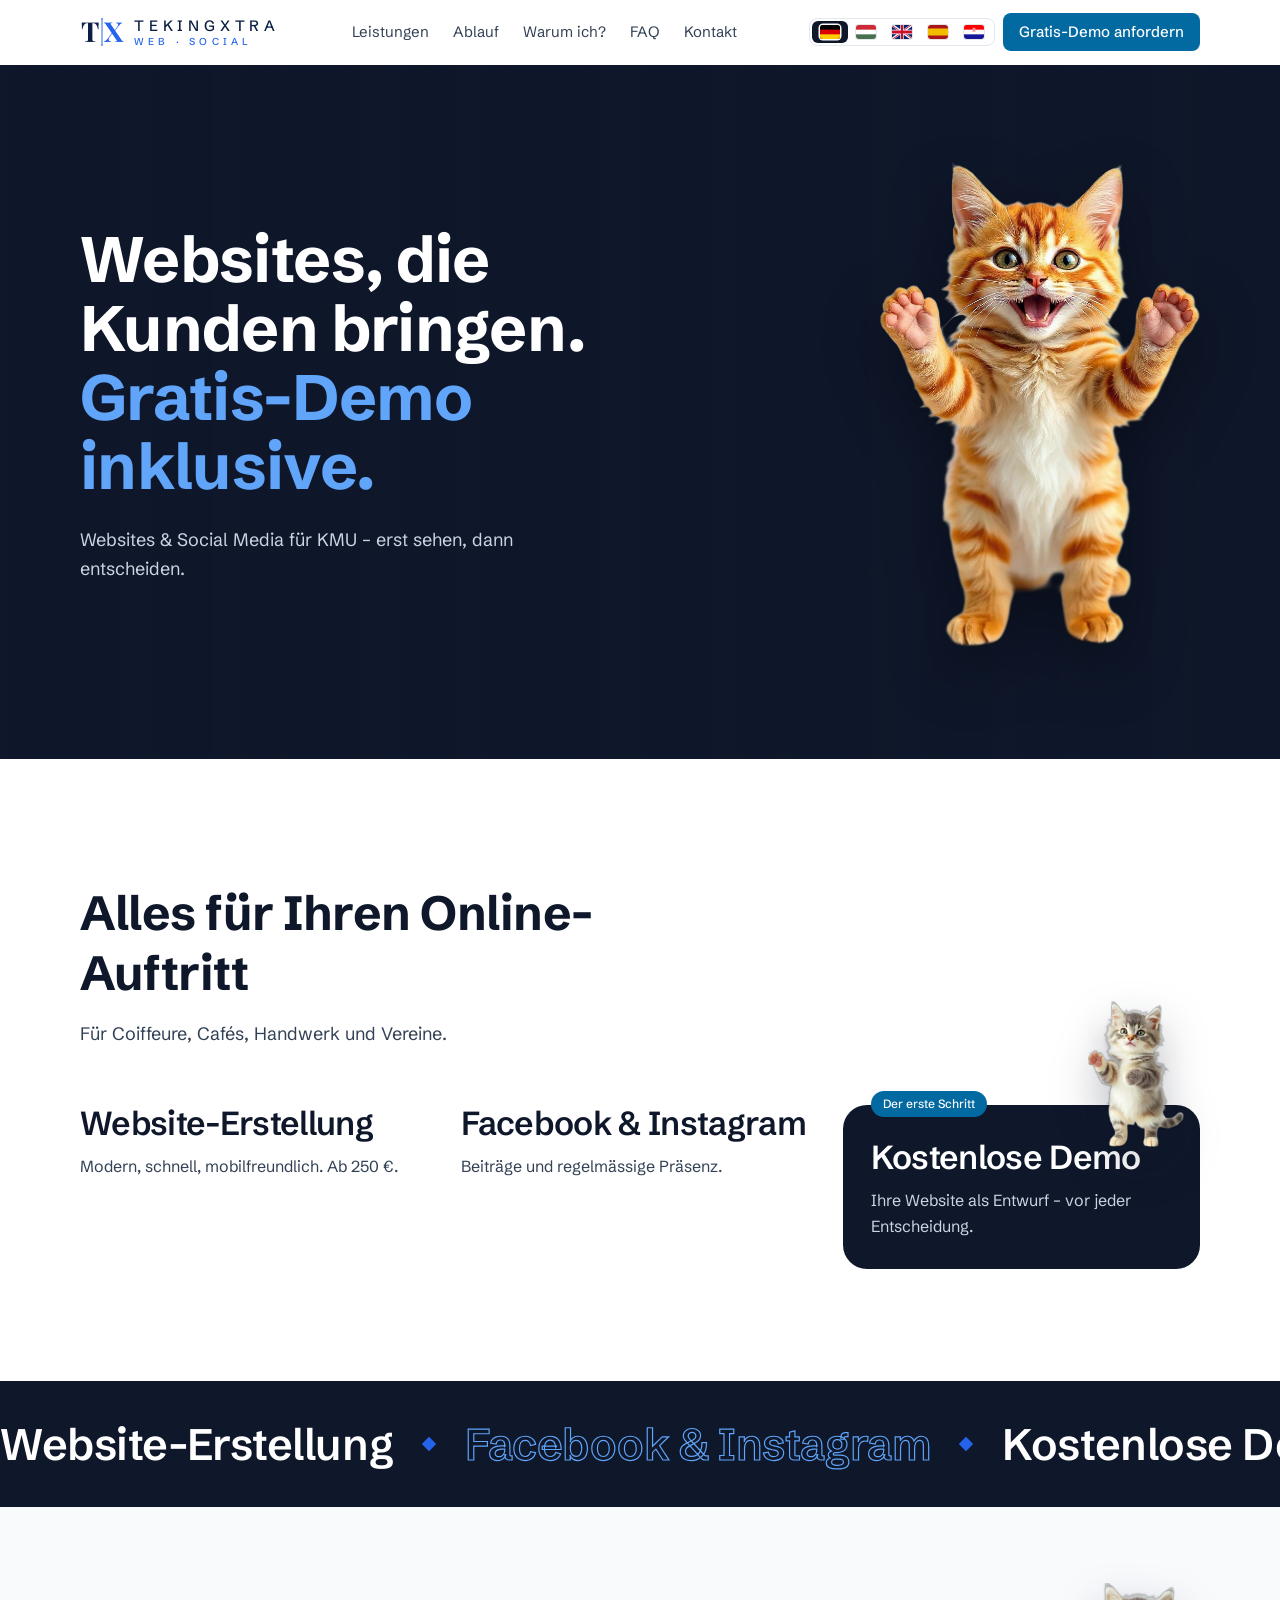
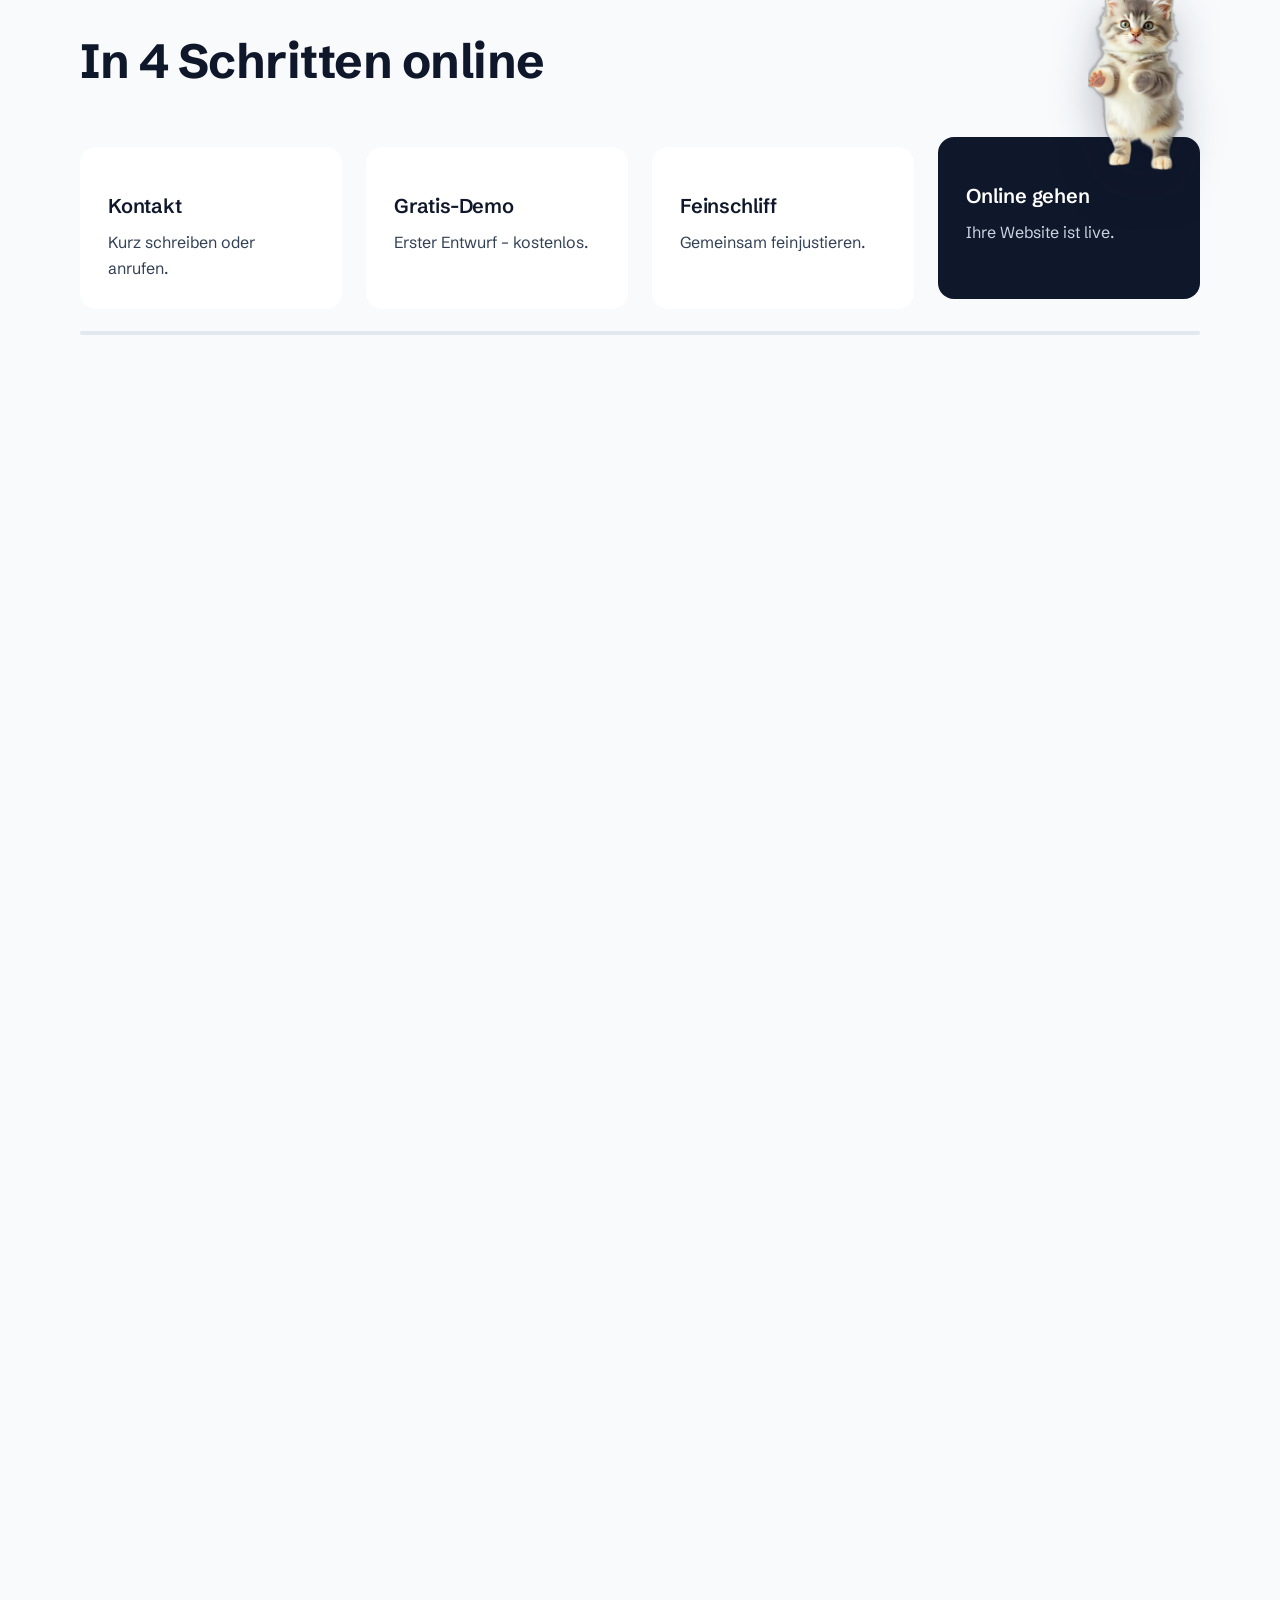
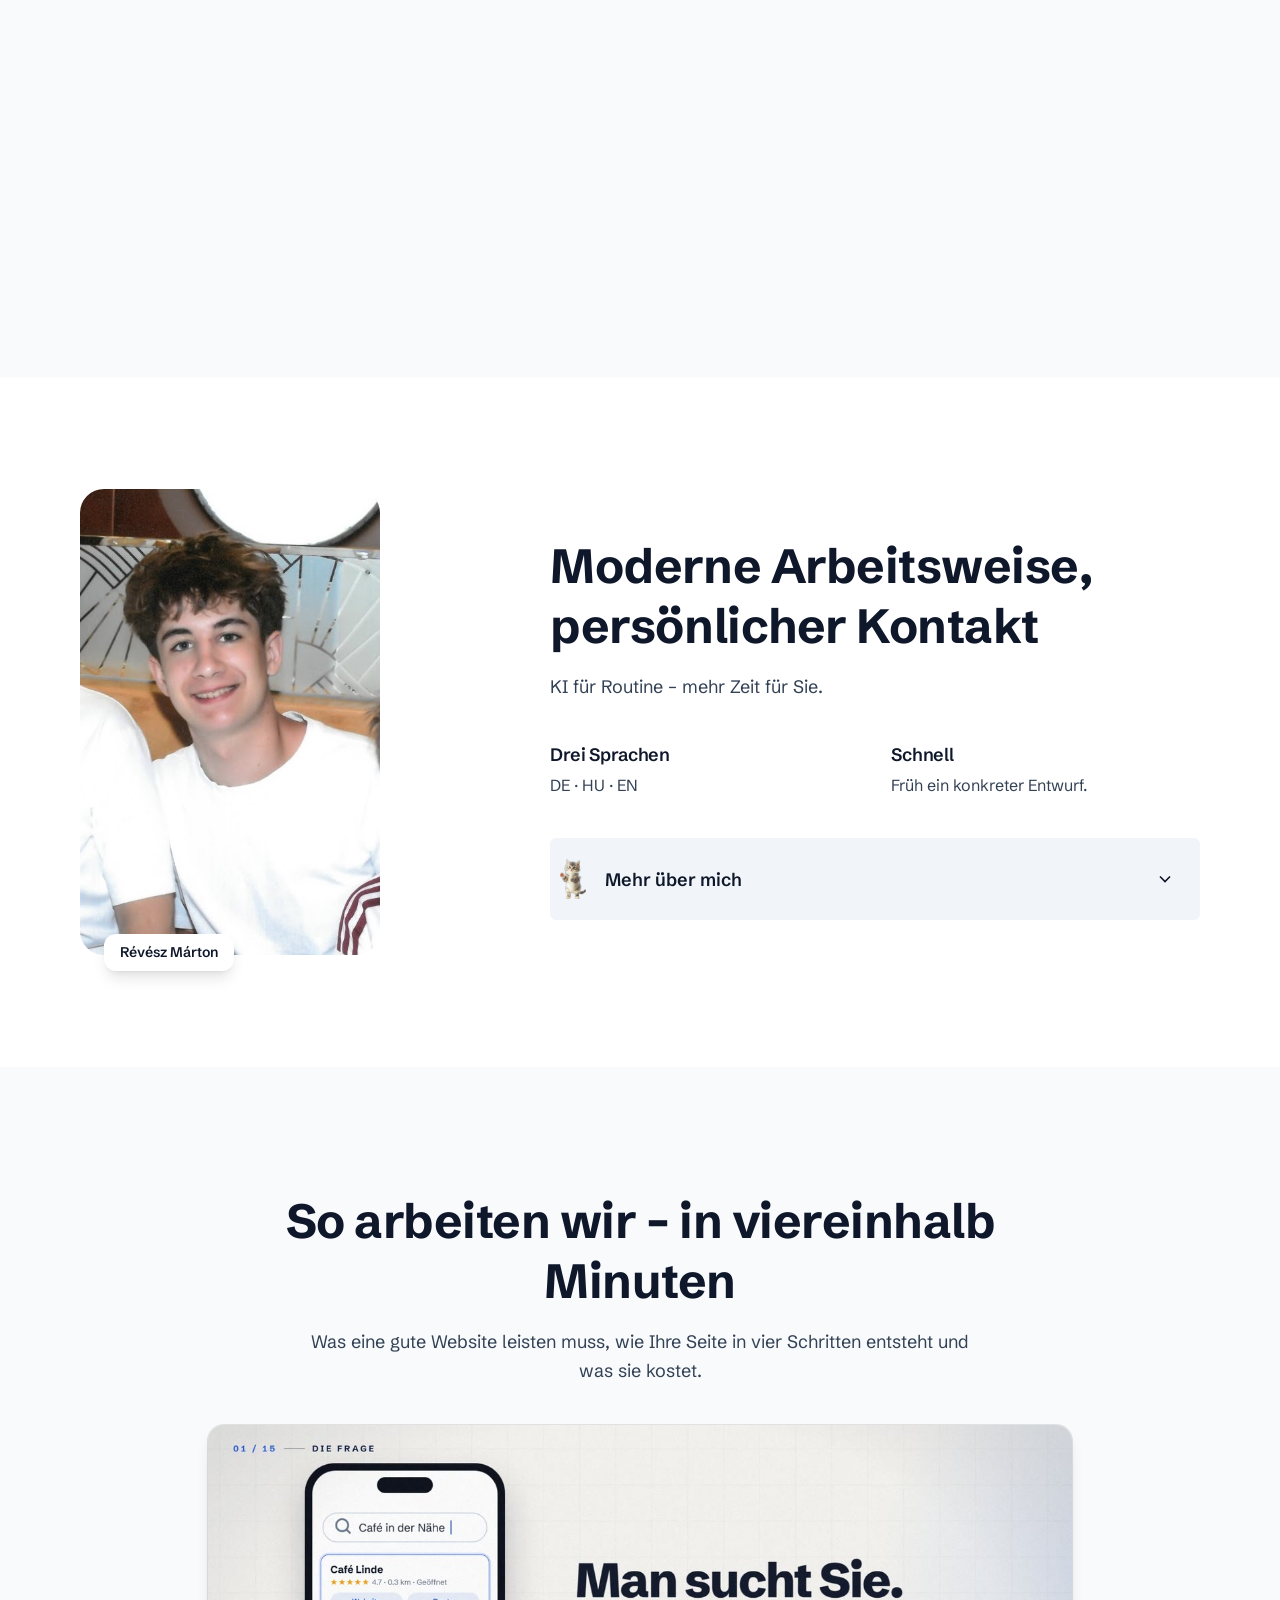
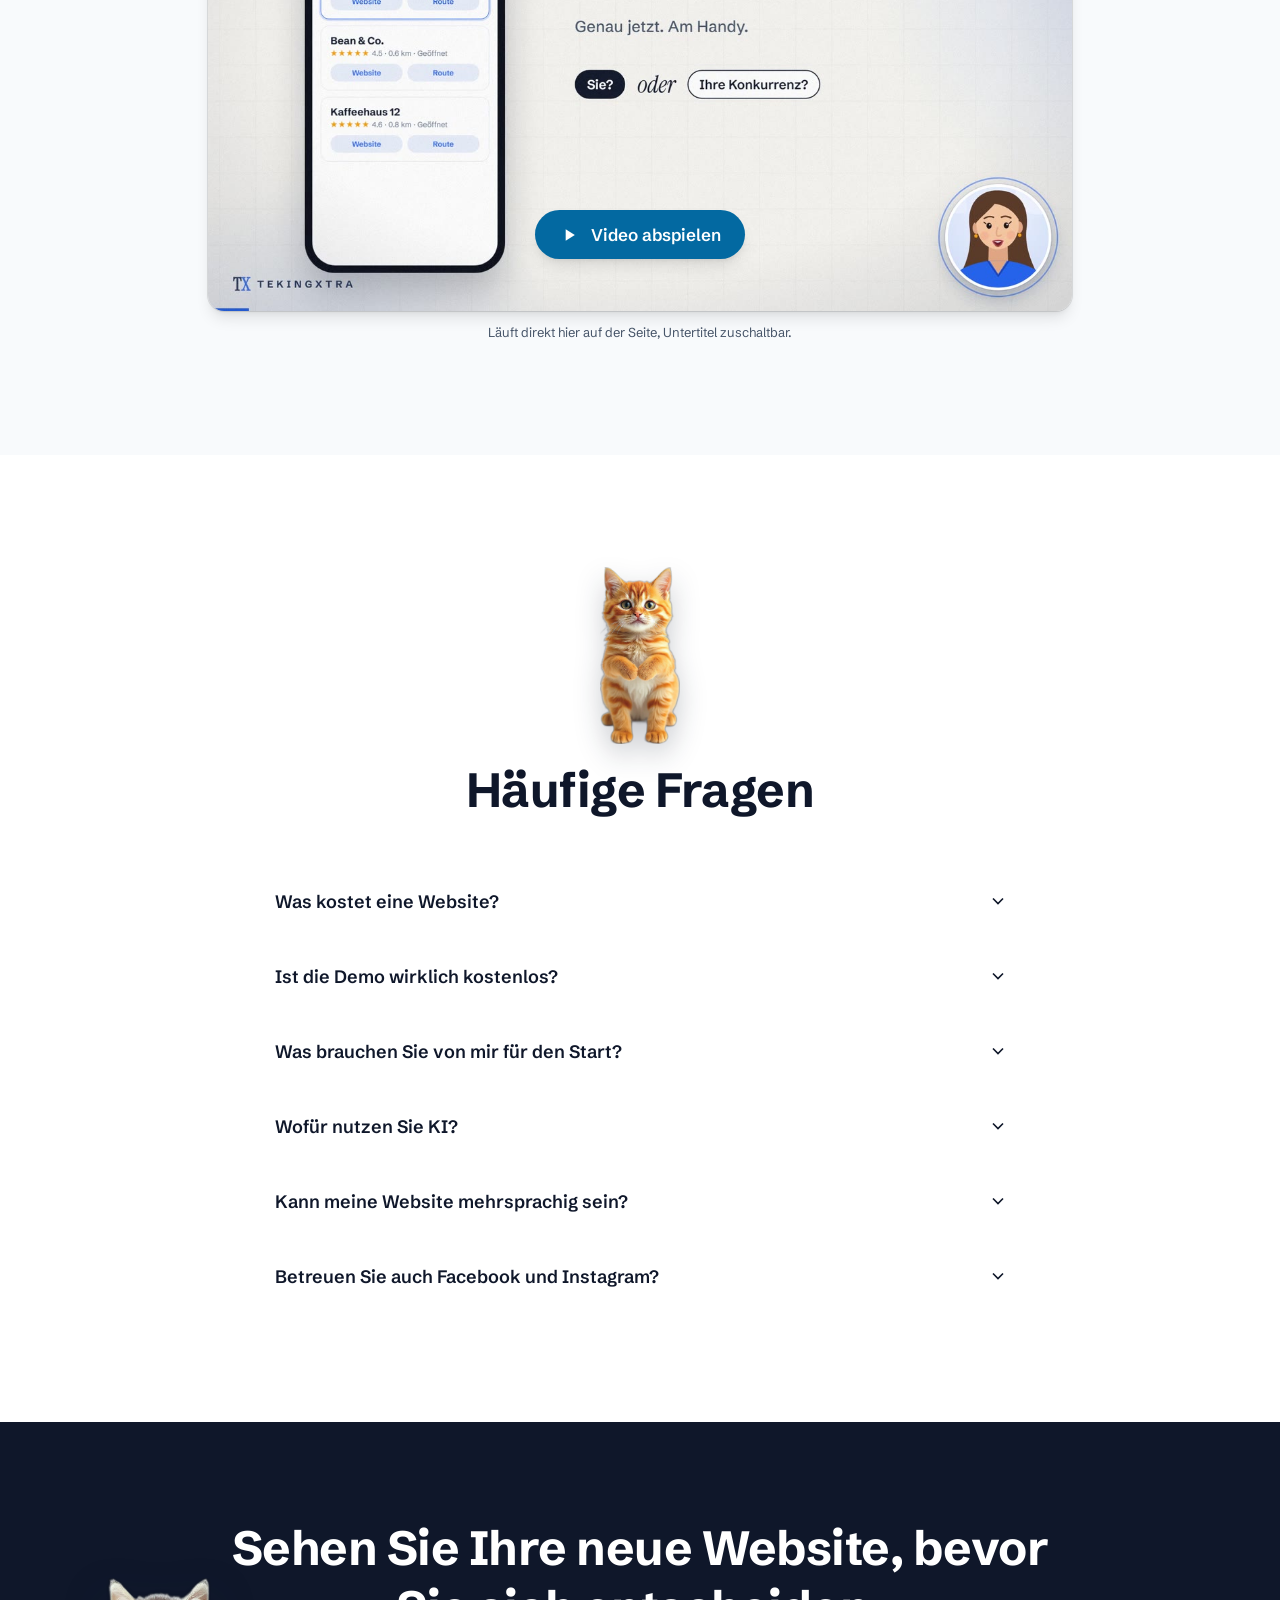
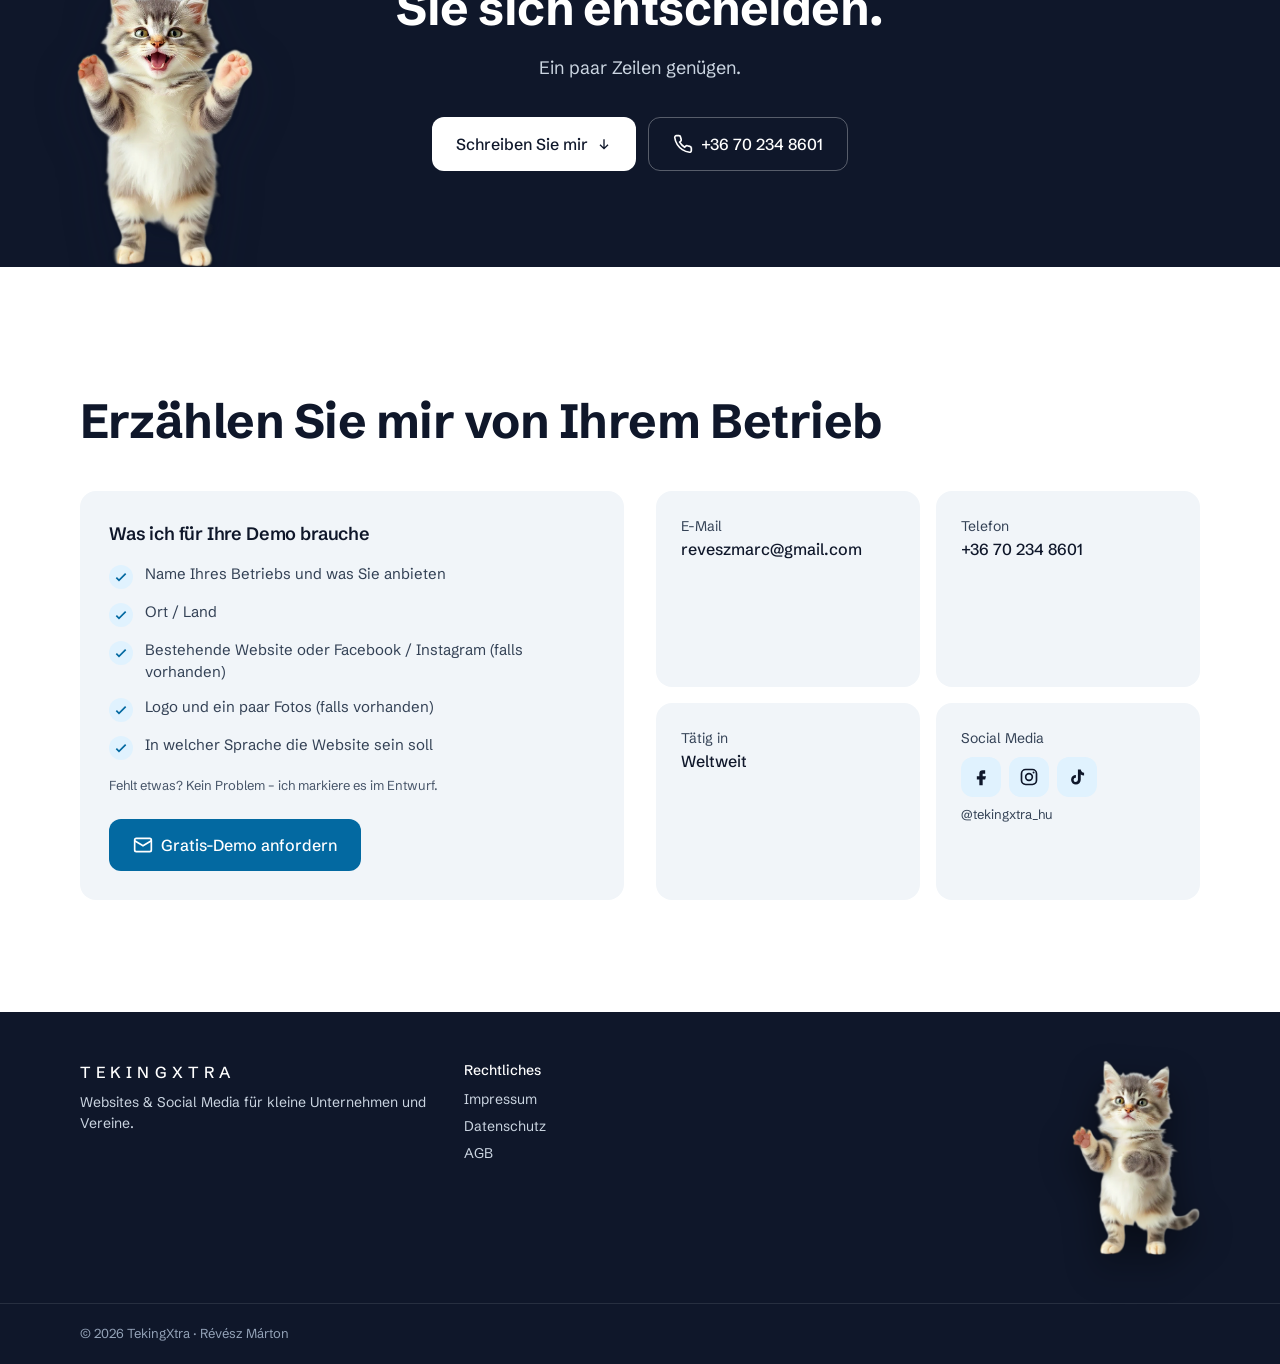
<file: index.html>
<!DOCTYPE html>
<html lang="de" class="scroll-smooth">
<head>
<meta charset="UTF-8">
<meta name="viewport" content="width=device-width, initial-scale=1">
<title>TekingXtra – Websites &amp; Social Media für KMU</title>
<link rel="canonical" href="https://tekingxtra.com/">
<link rel="alternate" hreflang="de" href="https://tekingxtra.com/">
<link rel="alternate" hreflang="hu" href="https://tekingxtra.com/hu/">
<link rel="alternate" hreflang="en" href="https://tekingxtra.com/en/">
<link rel="alternate" hreflang="es" href="https://tekingxtra.com/es/">
<link rel="alternate" hreflang="hr" href="https://tekingxtra.com/hr/">
<link rel="alternate" hreflang="x-default" href="https://tekingxtra.com/">
<meta property="og:url" content="https://tekingxtra.com/">
<meta property="og:locale" content="de_DE">
<meta property="og:title" content="TekingXtra – Websites &amp; Social Media für KMU">
<meta property="og:description" content="Moderne Websites und Facebook- &amp; Instagram-Betreuung für kleine Unternehmen und Vereine weltweit – mit kostenloser Demo.">
<meta property="og:type" content="website">
<meta property="og:image" content="https://tekingxtra.com/assets/tekingxtra-logo.png">
<link rel="icon" type="image/png" href="/assets/tekingxtra-logo.png">
<meta name="description" content="Moderne Websites und Facebook- &amp; Instagram-Betreuung für kleine Unternehmen und Vereine weltweit – mit kostenloser Demo.">
<link rel="preconnect" href="https://fonts.googleapis.com">
<link rel="preconnect" href="https://fonts.gstatic.com" crossorigin>
<link href="https://fonts.googleapis.com/css2?family=Playfair+Display:wght@700&display=swap" rel="stylesheet">
<link href="https://fonts.googleapis.com/css2?family=Schibsted+Grotesk:wght@400;500;600;700;800&display=swap" rel="stylesheet">
<link rel="stylesheet" href="/assets/site.css">
<style>
  body { font-family: 'Schibsted Grotesk', sans-serif; }
  h1, h2, h3, .font-heading { font-family: 'Schibsted Grotesk', sans-serif; letter-spacing: -0.01em; }
  :focus-visible { outline: 2px solid #0369A1; outline-offset: 2px; border-radius: 6px; }
  .missing { border: 1.5px dashed #D97706; background: #FFFBEB; color: #92400E; border-radius: 6px; padding: 0 .4em; font-weight: 500; white-space: normal; }
  .missing-block { border: 2px dashed #D97706; background: repeating-linear-gradient(135deg,#FFFBEB 0 12px,#FEF3C7 12px 24px); color: #92400E; }
  .grad-text { color: #2563EB; }
  .bg-navy .grad-text { color: #60A5FA; }
  .glow { position:absolute; border-radius:9999px; filter: blur(70px); opacity:.35; animation: drift 18s ease-in-out infinite alternate; pointer-events:none; }
  @keyframes drift { from { transform: translate(0,0) scale(1);} to { transform: translate(40px,-30px) scale(1.12);} }
  .reveal { opacity: 0; transform: translateY(16px); transition: opacity .6s ease, transform .6s ease; }
  .reveal.in { opacity: 1; transform: none; }
  details summary::-webkit-details-marker { display:none; }
  details[open] .chev { transform: rotate(180deg); }
  @media (prefers-reduced-motion: reduce) {
    *, *::before, *::after { animation: none !important; transition: none !important; scroll-behavior: auto !important; }
    .reveal { opacity: 1; transform: none; }
    .cta-video { display: none; }
  }
  .cta-video { animation: vdrift 6s ease-in-out 1 forwards; transform-origin: 60% 50%; }
  @keyframes vdrift { from { transform: scale(1.08) translate3d(-3%, 1%, 0); } to { transform: scale(1.22) translate3d(3%, -2%, 0); } }
  
  details.reveal { overflow: hidden; border-left: 3px solid transparent; padding-left: 0; transition: border-color .3s ease, padding-left .3s ease, background-color .3s ease; border-radius: 6px; }
  details.reveal[open] { border-left-color: #0369A1; padding-left: 14px; background-color: rgba(3,105,161,.04); }
  details.reveal > p { opacity: 0; transform: translateY(-6px); transition: opacity .35s ease .05s, transform .35s cubic-bezier(.2,.8,.2,1) .05s; }
  details.reveal[open] > p { opacity: 1; transform: none; }
  details .chev { transition: transform .35s cubic-bezier(.34,1.56,.64,1) !important; }
  
  .mascot { position: absolute; pointer-events: none; user-select: none; filter: drop-shadow(0 18px 22px rgba(15,23,42,.28)); z-index: 5; }
  .mascot-float { animation: mfloat 4.5s ease-in-out infinite; }
  @keyframes mfloat { 0%,100% { transform: translateY(0) rotate(-1deg); } 50% { transform: translateY(-10px) rotate(1.5deg); } }
  .mascot-peek { transform: translateY(30%) rotate(8deg); opacity: 0; transition: transform .6s cubic-bezier(.34,1.56,.64,1), opacity .4s ease; }
  .in .mascot-peek, .in.mascot-peek { transform: translateY(0) rotate(0); opacity: 1; }
  .group:hover .mascot-wave { animation: mwave .9s ease-in-out 2; transform-origin: 70% 90%; }
  @keyframes mwave { 0%,100% { transform: rotate(0); } 25% { transform: rotate(-7deg); } 75% { transform: rotate(6deg); } }
  .mascot-jump.in, .in .mascot-jump { animation: mjump 1.1s cubic-bezier(.34,1.56,.64,1) .2s 1 both; }
  @keyframes mjump { 0% { transform: translateY(40px) scale(.9); opacity: 0; } 55% { transform: translateY(-18px) scale(1.04); opacity: 1; } 100% { transform: translateY(0) scale(1); opacity: 1; } }
  @media (prefers-reduced-motion: reduce) { .mascot, .mascot * { animation: none !important; transition: none !important; opacity: 1 !important; transform: none !important; } }
  
  .footer-cat { transform-origin: 60% 95%; animation: fcat 6s ease-in-out infinite; }
  @keyframes fcat { 0%,100% { transform: translateY(0) rotate(0); } 12% { transform: translateY(-6px) rotate(-6deg); } 18% { transform: translateY(-6px) rotate(5deg); } 24% { transform: translateY(-6px) rotate(-5deg); } 30% { transform: translateY(0) rotate(0); } 60% { transform: translateY(-10px) rotate(1deg); } }
  @media (prefers-reduced-motion: reduce) { .footer-cat { animation: none; } }
  
  .side-deco { display: none; position: fixed; top: 0; bottom: 0; width: calc((100vw - 72rem) / 2 - 24px); pointer-events: none; z-index: 1; overflow: hidden; }
  .side-left { left: 0; } .side-right { right: 0; }
  @media (min-width: 1400px) { .side-deco { display: block; } }
  .side-deco > * { position: absolute; will-change: transform; }
  .sd-dots { inset: 0; background-image: radial-gradient(rgba(37,99,235,.22) 1px, transparent 1.4px); background-size: 22px 22px; -webkit-mask-image: linear-gradient(to bottom, transparent, #000 20%, #000 80%, transparent); mask-image: linear-gradient(to bottom, transparent, #000 20%, #000 80%, transparent); opacity: .55; }
  .side-left .sd-dots { -webkit-mask-image: linear-gradient(90deg, #000, transparent 85%); mask-image: linear-gradient(90deg, #000, transparent 85%); }
  .side-right .sd-dots { -webkit-mask-image: linear-gradient(270deg, #000, transparent 85%); mask-image: linear-gradient(270deg, #000, transparent 85%); }
  .sd-orb { width: 260px; height: 260px; border-radius: 9999px; filter: blur(60px); opacity: .22; animation: sdOrb 22s ease-in-out infinite alternate; }
  .sd-orb-a { background: #2563EB; top: 12%; left: -80px; }
  .sd-orb-b { background: #2563EB; bottom: 8%; right: -90px; animation-duration: 28s; animation-delay: -9s; }
  .side-right .sd-orb-a { left: auto; right: -80px; } .side-right .sd-orb-b { right: auto; left: -90px; }
  @keyframes sdOrb { from { transform: translate(0,0) scale(1); } to { transform: translate(40px, 80px) scale(1.15); } }
  .sd-line { top: 18%; height: 64%; width: 12px; opacity: .45; stroke-dasharray: 600; stroke-dashoffset: 600; animation: sdDraw 3.5s ease-out .6s forwards, sdPulse 6s ease-in-out 4s infinite; }
  .side-left .sd-line { right: 28%; } .side-right .sd-line { left: 28%; }
  .sd-line path:first-child { stroke-dasharray: 600; stroke-dashoffset: 600; animation: sdDraw 3.5s ease-out .6s forwards; }
  @keyframes sdDraw { to { stroke-dashoffset: 0; } }
  @keyframes sdPulse { 0%,100% { opacity: .45; } 50% { opacity: .2; } }
  .sd-diamond { opacity: .5; }
  .sd-spin { animation: sdSpin 18s linear infinite; } .sd-rev { animation-direction: reverse; animation-duration: 26s; }
  .sd-float { animation: sdFloat 7s ease-in-out infinite; }
  @keyframes sdSpin { to { transform: rotate(360deg); } }
  @keyframes sdFloat { 0%,100% { transform: translateY(0) rotate(0); } 50% { transform: translateY(-18px) rotate(45deg); } }
  .sd-mono { bottom: 6%; font-family: 'Playfair Display', Georgia, serif; font-weight: 700; font-size: 140px; line-height: 1; color: transparent; -webkit-text-stroke: 1px rgba(37,99,235,.22); }
  .side-left .sd-mono { left: 18%; } .side-right .sd-mono { right: 18%; }
  @media (prefers-reduced-motion: reduce) { .side-deco * { animation: none !important; stroke-dashoffset: 0 !important; } }
  html, body { overflow-x: clip; }
  
  .legal-dlg { width: min(760px, calc(100vw - 32px)); max-height: calc(100dvh - 48px); padding: 0; border: 0; border-radius: 20px; box-shadow: 0 30px 80px rgba(2,6,23,.35); overflow: hidden; color: #334155; background: #fff; }
  .legal-dlg[open] { display: flex; flex-direction: column; animation: dlgIn .35s cubic-bezier(.16,1,.3,1); }
  .legal-dlg::backdrop { background: rgba(15,23,42,.72); }
  @keyframes dlgIn { from { opacity: 0; transform: translateY(16px) scale(.98); } to { opacity: 1; transform: none; } }
  html:has(.legal-dlg[open]) { overflow: hidden; }
  .legal-head { display: flex; align-items: center; justify-content: space-between; gap: 16px; padding: 18px 24px; border-bottom: 1px solid #E2E8F0; }
  .legal-head h2 { font-size: 22px; font-weight: 700; color: #0F172A; }
  .legal-x { width: 40px; height: 40px; border-radius: 9999px; font-size: 26px; line-height: 1; color: #334155; transition: background .2s, transform .2s; cursor: pointer; }
  .legal-x:hover { background: #F1F5F9; transform: rotate(90deg); }
  .legal-body { overflow-y: auto; padding: 8px 24px 28px; font-size: 15px; line-height: 1.65; }
  .legal-body [data-ll] { display: none; } .legal-body [data-ll].on { display: block; }
  .legal-body h3 { margin: 22px 0 6px; font-size: 16px; font-weight: 600; color: #0F172A; }
  .legal-body p, .legal-body li { margin: 6px 0; }
  .legal-body ul { padding-left: 0; list-style: none; }
  .legal-body a { color: #0369A1; text-decoration: underline; text-underline-offset: 2px; }
  .legal-lead { margin-top: 18px !important; font-size: 16px; color: #0F172A; font-weight: 500; }
  .legal-date { margin-top: 24px !important; font-size: 13px; color: #64748B; }
  
  .m-cta { transition: transform .18s cubic-bezier(.2,.8,.2,1); }
  .m-cta-arrow { animation: nudge 1.8s cubic-bezier(.2,.8,.2,1) infinite; }
  @keyframes nudge { 0%, 60%, 100% { transform: translateX(0); } 30% { transform: translateX(5px); } }
  .m-hero-cat { animation: catIn .9s cubic-bezier(.2,1.4,.4,1) .5s both, floaty 4s ease-in-out 1.4s infinite; }
  @keyframes catIn { from { opacity: 0; transform: translateY(40px) rotate(-12deg) scale(.6); } to { opacity: 1; transform: none; } }
  @keyframes floaty { 0%,100% { transform: translateY(0); } 50% { transform: translateY(-8px); } }
  
  a, button, summary { -webkit-tap-highlight-color: transparent; }
  a:active, button:active, summary:active { transform: scale(.97); }
  
  .hw { display: inline-block; opacity: 0; transform: translateY(.45em); animation: wordUp .7s cubic-bezier(.2,.8,.2,1) forwards; }
  @keyframes wordUp { to { opacity: 1; transform: none; } }
  
  .reveal { transition-delay: var(--d, 0ms); }
  @media (max-width: 767px) {
    header#top { border-bottom-color: transparent !important; }
    
    .m-services { gap: 44px; margin-top: 40px; }
    .m-services article { border: 0 !important; background: transparent !important; padding: 0 !important; box-shadow: none !important; }
    .m-services article > div:first-of-type { display: none; }
    .m-services article h3 { margin-top: 0; font-size: 30px; line-height: 1.1; letter-spacing: -.02em; }
    .m-services article p { font-size: 17px; }
    .m-services article.reveal { transform: translateX(-28px); }
    .m-services article.reveal.in { transform: none; }
    .m-services article:last-child { background: #0F172A !important; padding: 34px 24px 28px !important; border-radius: 24px; margin: 8px -4px 0; }
    .m-services article:last-child h3 { color: #fff; }
    .m-services article:last-child p { color: #CBD5E1; }
    .m-services article:last-child > span.absolute { top: -14px; left: 24px; }
    
    .m-steps { display: flex !important; overflow-x: auto; scroll-snap-type: x mandatory; gap: 12px; margin: 32px -16px 0; padding: 4px 16px 16px; scrollbar-width: none; }
    .m-steps::-webkit-scrollbar { display: none; }
    .m-steps > li { flex: 0 0 76%; scroll-snap-align: start; border: 0 !important; padding: 28px 24px !important; min-height: 190px;
      transition: transform .45s cubic-bezier(.2,.8,.2,1), opacity .45s ease, background-color .45s ease !important; }
    .m-steps > li > span:first-child { display: none; }
    .m-steps > li h3 { margin-top: 0; font-size: 24px; letter-spacing: -.01em; }
    .m-steps > li p { font-size: 16px; }
    .m-steps > li.reveal.in:not(.on) { transform: scale(.93); opacity: .55; }
    .m-steps > li.on { background: #0F172A !important; }
    .m-steps > li.on h3 { color: #fff; } .m-steps > li.on p { color: #CBD5E1; }
    
    .m-why > div > div:first-child { display: none; }
    .m-why h3 { font-size: 22px; }
    #warum figure .relative.overflow-hidden { box-shadow: none; }
    
    .m-flat, #kontakt .rounded-2xl.border { border-color: transparent !important; background-color: #F1F5F9 !important; }
    .m-flat summary > span > img { width: 44px; height: 44px; }
    #kontakt .auto-rows-fr { grid-auto-rows: auto; height: auto; }
    #kontakt .auto-rows-fr > * { padding: 20px !important; }
    #kontakt .auto-rows-fr p.mt-4 { margin-top: 10px; }
  }
  @media (prefers-reduced-motion: reduce) {
    .hw { opacity: 1; transform: none; animation: none; }
    .m-cta-arrow, .m-hero-cat { animation: none; }
    .m-steps > li.reveal.in:not(.on) { transform: none; opacity: 1; }
  }
  
  .m-deco { display: none; }
  @media (max-width: 767px) {
    .m-deco-host { position: relative; overflow: hidden; }
    .m-deco-host > :not(.m-deco) { position: relative; z-index: 1; }
    .m-deco { display: block; position: absolute; inset: 0; z-index: 0; pointer-events: none; }
    .m-deco > * { position: absolute; will-change: transform; }
    .md-mono { font-family: 'Playfair Display', Georgia, serif; font-weight: 700; font-size: 230px; line-height: 1; color: transparent;
      -webkit-text-stroke: 1.2px rgba(37,99,235,.16); animation: mdBreath 9s ease-in-out infinite; }
    .m-deco.dark .md-mono { -webkit-text-stroke-color: rgba(147,197,253,.16); }
    .md-dots { width: 150px; height: 150px; background-image: radial-gradient(rgba(37,99,235,.28) 1.2px, transparent 1.6px); background-size: 16px 16px;
      -webkit-mask-image: radial-gradient(circle, #000 35%, transparent 72%); mask-image: radial-gradient(circle, #000 35%, transparent 72%);
      animation: mdDrift 14s ease-in-out infinite alternate; }
    .m-deco.dark .md-dots { background-image: radial-gradient(rgba(147,197,253,.3) 1.2px, transparent 1.6px); }
    .md-dia { opacity: .55; }
    .md-line { width: 12px; height: 180px; opacity: .45; }
    .md-line path:first-child { stroke-dasharray: 200; stroke-dashoffset: 200; }
    .m-deco.on .md-line path:first-child { animation: sdDraw 2.4s cubic-bezier(.2,.8,.2,1) .2s forwards; }
    .md-orb { width: 200px; height: 200px; border-radius: 9999px; background: #2563EB; opacity: .10; filter: blur(50px); animation: sdOrb 20s ease-in-out infinite alternate; }
    .m-deco.dark .md-orb { opacity: .22; }
    
    .m-deco > * { opacity: 0; transition: opacity 1.2s ease; }
    .m-deco.on > * { opacity: 1; }
    .m-deco.on > .md-dia { opacity: .55; }
    .m-deco.on > .md-line { opacity: .45; }
    .m-deco.on > .md-orb { opacity: .10; } .m-deco.dark.on > .md-orb { opacity: .22; }
  }
  @keyframes mdBreath { 0%,100% { scale: 1; rotate: -3deg; } 50% { scale: 1.07; rotate: 3deg; } }
  @keyframes mdDrift { from { transform: translate(0,0) rotate(0); } to { transform: translate(34px,-26px) rotate(8deg); } }
  @media (prefers-reduced-motion: reduce) { .m-deco * { animation: none !important; } .md-line path:first-child { stroke-dashoffset: 0; } }
  
  .reveal .h-rise { clip-path: inset(0 0 100% 0); transform: translateY(.35em); transition: clip-path .9s cubic-bezier(.2,.8,.2,1) .08s, transform .9s cubic-bezier(.2,.8,.2,1) .08s; }
  .reveal.in .h-rise { clip-path: inset(-20% -5% -20% -5%); transform: none; }
  
  .pop.reveal { transform: translateY(12px) scale(.86); transition: opacity .5s ease, transform .6s cubic-bezier(.2,1.5,.4,1); transition-delay: var(--d, 0ms); }
  .pop.reveal.in { transform: none; }
  
  .reveal.in > svg.text-cta:first-child, .reveal.in > div > svg.text-cta { animation: nod .7s cubic-bezier(.2,.8,.2,1) .35s both; }
  @keyframes nod { 0% { transform: rotate(0) scale(1); } 35% { transform: rotate(-14deg) scale(1.18); } 70% { transform: rotate(8deg) scale(1.05); } 100% { transform: none; } }
  
  .shine { position: relative; overflow: hidden; isolation: isolate; }
  .shine::after { content: ''; position: absolute; top: 0; bottom: 0; left: -60%; width: 40%; z-index: -1; pointer-events: none;
    background: linear-gradient(105deg, transparent, rgba(255,255,255,.45), transparent); transform: skewX(-18deg); animation: shine 5.5s ease-in-out 2s infinite; }
  .m-cta.shine::after { background: linear-gradient(105deg, transparent, rgba(37,99,235,.18), transparent); }
  @keyframes shine { 0%, 70% { left: -60%; } 100% { left: 130%; } }
  
  .mascot-float { animation: mfloat 4.5s ease-in-out infinite, sway 7s ease-in-out infinite; }
  @keyframes sway { 0%,100% { rotate: -2.5deg; } 50% { rotate: 2.5deg; } }
  @media (prefers-reduced-motion: reduce) {
    .reveal .h-rise, .pop.reveal { clip-path: none; transform: none; transition: none; }
    .shine::after, .reveal.in > svg.text-cta:first-child, .reveal.in > div > svg.text-cta { animation: none; }
    .mascot-float { animation: none; }
  }
  
  .burger { display: block; position: relative; width: 24px; height: 18px; }
  .burger i { position: absolute; left: 0; width: 24px; height: 2px; border-radius: 2px; background: #0F172A;
    transition: transform .45s cubic-bezier(.7,0,.2,1), opacity .25s ease, top .45s cubic-bezier(.7,0,.2,1), width .3s ease; }
  .burger i:nth-child(1) { top: 0; } .burger i:nth-child(2) { top: 8px; width: 16px; } .burger i:nth-child(3) { top: 16px; }
  #menuBtn:hover .burger i:nth-child(2) { width: 24px; }
  #menuBtn.open .burger i:nth-child(1) { top: 8px; transform: rotate(45deg); }
  #menuBtn.open .burger i:nth-child(2) { opacity: 0; transform: translateX(10px); }
  #menuBtn.open .burger i:nth-child(3) { top: 8px; transform: rotate(-45deg); }
  .mnav { position: absolute; left: 0; right: 0; top: 100%; height: calc(100dvh - var(--hh, 64px)); overflow-y: auto; background: #0F172A;
    clip-path: circle(0px at calc(100% - 36px) -32px); visibility: hidden; transition: clip-path .7s cubic-bezier(.7,0,.2,1), visibility 0s linear .7s; }
  .mnav.open { clip-path: circle(160% at calc(100% - 36px) -32px); visibility: visible; transition: clip-path .75s cubic-bezier(.7,0,.2,1), visibility 0s; }
  .mnav-in { position: relative; z-index: 1; }
  .mnav a { opacity: 0; transform: translateY(26px); transition: opacity .45s ease, transform .6s cubic-bezier(.2,.8,.2,1), color .2s ease; }
  .mnav a:not(.bg-cta) { color: #fff; font-family: 'Schibsted Grotesk', system-ui, sans-serif; font-size: 34px; font-weight: 600; letter-spacing: -.02em; line-height: 1.15; padding: 10px 0; }
  .mnav a:not(.bg-cta):active, .mnav a:not(.bg-cta):hover { color: #60A5FA; }
  .mnav a.bg-cta { margin-top: 28px; font-size: 17px; padding: 16px 20px; border-radius: 9999px; background: #fff; color: #0F172A; }
  .mnav.open a { opacity: 1; transform: none; }
  .mnav.open a:nth-child(1) { transition-delay: .18s; } .mnav.open a:nth-child(2) { transition-delay: .24s; } .mnav.open a:nth-child(3) { transition-delay: .30s; }
  .mnav.open a:nth-child(4) { transition-delay: .36s; } .mnav.open a:nth-child(5) { transition-delay: .42s; } .mnav.open a:nth-child(6) { transition-delay: .48s; }
  .mnav.open a:nth-child(7) { transition-delay: .54s; }
  .mnav-mono { position: absolute; right: -40px; bottom: -40px; font-family: 'Playfair Display', Georgia, serif; font-weight: 700; font-size: 300px; line-height: 1;
    color: transparent; -webkit-text-stroke: 1.2px rgba(147,197,253,.18); opacity: 0; transform: translateY(40px) rotate(-6deg); transition: opacity .8s ease .3s, transform 1.1s cubic-bezier(.2,.8,.2,1) .3s; pointer-events: none; }
  .mnav.open .mnav-mono { opacity: 1; transform: none; animation: mdBreath 9s ease-in-out 1.4s infinite; }
  .mnav-dia { position: absolute; left: 24px; bottom: 120px; width: 22px; height: 22px; border: 1.3px solid rgba(147,197,253,.5); transform: rotate(45deg); opacity: 0; transition: opacity .6s ease .5s; pointer-events: none; }
  .mnav.open .mnav-dia { opacity: 1; animation: sdSpin 14s linear infinite; }
  html.menu-open { overflow: hidden; }
  html.menu-open #top { background: #fff; }
  @media (prefers-reduced-motion: reduce) { .mnav, .mnav a, .burger i { transition: none !important; } .mnav.open .mnav-mono, .mnav.open .mnav-dia { animation: none; } }
  
  @property --ang { syntax: '<angle>'; inherits: false; initial-value: 0deg; }
  
  @media (min-width: 768px) { html.fx-pinSteps #ablauf { height: 230vh; overflow: clip; }
    html.fx-pinSteps #ablauf > .max-w-6xl { position: sticky; top: calc(var(--hh, 64px) + 28px); }
    html.fx-pinSteps .m-steps > li { transition: transform .55s cubic-bezier(.2,.8,.2,1), background-color .55s ease, opacity .55s ease !important; }
    html.fx-pinSteps .m-steps > li.on { background: #0F172A; transform: translateY(-10px); }
    html.fx-pinSteps .m-steps > li.on h3 { color: #fff; } html.fx-pinSteps .m-steps > li.on p { color: #CBD5E1; } html.fx-pinSteps .m-steps > li.on .grad-text { color: #60A5FA; } }
  .fx-steps-bar { display: none; }
  @media (max-width: 767px) { html.fx-pinSteps .fx-steps-bar { display: none !important; } }
  html.fx-pinSteps .fx-steps-bar { display: block; height: 4px; border-radius: 9999px; background: #E2E8F0; margin-top: 22px; overflow: hidden; }
  html.fx-pinSteps .fx-steps-bar > i { display: block; height: 100%; width: 0; border-radius: inherit; background: #2563EB; position: relative; overflow: hidden; }
  html.fx-pinSteps .fx-steps-bar > i::after { content: ''; position: absolute; inset: 0; width: 40%; background: linear-gradient(90deg, transparent, rgba(255,255,255,.8), transparent); animation: barGlint 1.6s linear infinite; }
  @keyframes barGlint { from { transform: translateX(-100%); } to { transform: translateX(300%); } }
  
  .fx-pill { display: none; }
  @media (max-width: 767px) {
    html.fx-stickyCta .fx-pill { display: inline-flex; position: fixed; left: 50%; bottom: 18px; z-index: 30; align-items: center; gap: 8px; white-space: nowrap;
      background: #0F172A; color: #fff; font-weight: 600; font-size: 15px; padding: 14px 22px; border-radius: 9999px; box-shadow: 0 12px 30px -10px rgba(15,23,42,.6);
      transform: translate(-50%, 140%); transition: transform .55s cubic-bezier(.2,1.2,.3,1); }
    html.fx-stickyCta .fx-pill.show { transform: translate(-50%, 0); }
    html.fx-stickyCta .fx-pill.shine::after { background: linear-gradient(105deg, transparent, rgba(255,255,255,.35), transparent); }
  }
  
  .fx-prog { display: none; }
  html.fx-progress .fx-prog { display: block; position: absolute; left: 0; right: 0; bottom: -1px; height: 3px; pointer-events: none; }
  html.fx-progress .fx-prog > i { display: block; height: 100%; width: 100%; transform-origin: 0 50%; transform: scaleX(0); background: #2563EB; }
  html.fx-progress .fx-prog > i::after { content: ''; position: absolute; top: 0; bottom: 0; width: 60px; right: 0; background: radial-gradient(closest-side, rgba(255,255,255,.95), transparent); }
  
  .fx-band { display: none; }
  html.fx-marquee .fx-band { display: block; position: relative; z-index: 2; overflow: hidden; background: #0F172A; padding: 22px 0; }
  .fx-track { display: flex; width: max-content; animation: marq 38s linear infinite; }
  .fx-track span { display: inline-flex; align-items: center; gap: 28px; padding-right: 28px; color: #fff; font-family: 'Schibsted Grotesk', system-ui, sans-serif; font-weight: 600; font-size: 30px; letter-spacing: -.01em; white-space: nowrap; }
  .fx-track span:nth-child(even) { color: transparent; -webkit-text-stroke: 1.2px #60A5FA; }
  .fx-track svg { width: 16px; height: 16px; flex: none; }
  @keyframes marq { to { transform: translateX(-50%); } }
  @media (min-width: 768px) { .fx-track span { font-size: 44px; } html.fx-marquee .fx-band { padding: 30px 0; } }
  
  html.fx-spotlight .fx-spot { position: relative; }
  html.fx-spotlight .fx-spot::after { content: ''; position: absolute; inset: 0; border-radius: inherit; pointer-events: none; opacity: 0; transition: opacity .35s ease;
    background: radial-gradient(260px circle at var(--mx, 50%) var(--my, 50%), rgba(37,99,235,.14), transparent 70%); }
  html.fx-spotlight .fx-spot:hover::after, html.fx-spotlight .fx-spot.tap::after { opacity: 1; }
  @media (prefers-reduced-motion: reduce) {
    html.fx-pinSteps #ablauf { height: auto; } html.fx-pinSteps #ablauf > .max-w-6xl { position: relative; top: 0; }
    .fx-track, html.fx-ring .fx-ringed::before, html.fx-textShine #ctaBand h2 { animation: none !important; }
  }
  .lang-btn .fx-flag { transition: transform .25s cubic-bezier(.2,1.4,.4,1); }
  .lang-btn:hover .fx-flag { transform: scale(1.12) rotate(-4deg); }
  .lang-btn.bg-navy .fx-flag { box-shadow: 0 0 0 1.5px #fff; }
  @media (max-width: 639px) { .lang-btn { padding: 5px 4px !important; } .lang-btn .fx-flag { width: 20px; height: 14px; } }
  
  .m-services article { border: 0 !important; background: transparent !important; box-shadow: none !important; padding: 0 !important; }
  .m-services article > div:first-of-type { display: none; }
  .m-services article h3 { margin-top: 0; letter-spacing: -.02em; line-height: 1.1; font-size: clamp(26px, 2.6vw, 34px); }
  .m-services article:last-child { background: #0F172A !important; border-radius: 24px; padding: 34px 28px 30px !important; }
  .m-services article:last-child h3 { color: #fff; } .m-services article:last-child p { color: #CBD5E1; }
  .m-services article:last-child > span.absolute { top: -14px; left: 28px; }
  .m-steps > li { border: 0 !important; }
  .m-steps > li > span:first-child { display: none; }
  .m-why > div > div:first-child { display: none; }
  #kontakt .auto-rows-fr > * > svg:first-child { display: none; }
  #kontakt .auto-rows-fr > * > p:first-of-type { margin-top: 0; }
  .m-flat, #kontakt .rounded-2xl.border { border-color: transparent !important; background-color: #F1F5F9 !important; }
  .sd-orb, .md-orb { display: none !important; }
  .hero-cat-big { filter: drop-shadow(0 24px 30px rgba(0,0,0,.35)); animation: catIn .9s cubic-bezier(.2,1.4,.4,1) .4s both, floaty 4.5s ease-in-out 1.4s infinite; }
  @media (prefers-reduced-motion: reduce) { .hero-cat-big { animation: none; } }
  .cta-video { filter: grayscale(1) sepia(1) hue-rotate(178deg) saturate(2.4) brightness(.9); } 
  header#top nav a, header#top a.bg-cta { white-space: nowrap; }
  @media (min-width: 1024px) and (max-width: 1279px) {  header#top nav { gap: 18px; font-size: 14px; } .lang-btn span { display: none; } }
  
  .legal-note { margin: 16px 0 0; padding: 10px 14px; border-radius: 10px; background: #F1F5F9; font-size: 14px; color: #0F172A; }
  @media (min-width: 640px) and (max-width: 1439px) { .lang-btn span { display: none; } }
  @media (max-width: 639px) {
    .lang-wrap { position: relative; width: 38px; height: 34px; }
    .lang-btn.bg-navy { order: -1; }
    #langGroup { position: absolute; right: 0; top: 0; flex-direction: column; gap: 2px; background: #fff; z-index: 60; }
    #langGroup .lang-btn { padding: 6px 7px !important; }
    #langGroup .lang-btn:not(.bg-navy) { display: none; }
    .lang-wrap.open #langGroup { box-shadow: 0 14px 30px -10px rgba(15,23,42,.35); }
    .lang-wrap.open #langGroup .lang-btn { display: inline-flex; animation: langIn .25s cubic-bezier(.2,.8,.2,1) both; }
    .lang-wrap.open #langGroup .lang-btn:nth-child(2) { animation-delay: .03s; } .lang-wrap.open #langGroup .lang-btn:nth-child(3) { animation-delay: .06s; }
    .lang-wrap.open #langGroup .lang-btn:nth-child(4) { animation-delay: .09s; } .lang-wrap.open #langGroup .lang-btn:nth-child(5) { animation-delay: .12s; }
  }
  @keyframes langIn { from { opacity: 0; transform: translateY(-6px); } to { opacity: 1; transform: none; } }
</style>
<script type="application/ld+json">
{"@context":"https://schema.org","@type":"ProfessionalService","name":"TekingXtra","url":"https://tekingxtra.com/","logo":"https://tekingxtra.com/assets/tekingxtra-logo.png","image":"https://tekingxtra.com/assets/tekingxtra-logo.png","description":"Websites und Social Media für kleine Unternehmen, mit kostenloser Demo.","founder":{"@type":"Person","name":"Márton Révész"},"email":"reveszmarc@gmail.com","telephone":"+36 70 234 8601","address":{"@type":"PostalAddress","streetAddress":"Józsefhegyi utca 8.","postalCode":"2045","addressLocality":"Törökbálint","addressCountry":"HU"},"areaServed":"Worldwide","availableLanguage":["de","hu","en","es","hr"],"priceRange":"ab 250 €","sameAs":["https://www.facebook.com/tekingxtra","https://www.instagram.com/tekingxtra_hu/","https://www.tiktok.com/@tekingxtra_hu"]}
</script></head>
<body class="bg-paper text-ink antialiased">
<div class="side-deco side-left" aria-hidden="true">
  <div class="sd-dots"></div>
  <div class="sd-orb sd-orb-a"></div>
  <div class="sd-orb sd-orb-b"></div>
  <svg class="sd-line" viewBox="0 0 12 600" preserveAspectRatio="none"><path d="M6 6v588" stroke="#2563EB" stroke-width="1.2" fill="none"/><path d="M6 0l4 4-4 4-4-4z M6 592l4 4-4 4-4-4z" fill="#2563EB"/></svg>
  <svg class="sd-diamond sd-spin" style="left:62%;top:18%;width:22px;height:22px;animation-delay:0s" viewBox="0 0 20 20"><path d="M10 1l9 9-9 9-9-9z" fill="none" stroke="#2563EB" stroke-width="1.2"/></svg>
  <svg class="sd-diamond sd-float" style="left:28%;top:46%;width:14px;height:14px;animation-delay:-2s" viewBox="0 0 20 20"><path d="M10 1l9 9-9 9-9-9z" fill="none" stroke="#2563EB" stroke-width="1.2"/></svg>
  <svg class="sd-diamond sd-spin sd-rev" style="left:70%;top:72%;width:30px;height:30px;animation-delay:-5s" viewBox="0 0 20 20"><path d="M10 1l9 9-9 9-9-9z" fill="none" stroke="#2563EB" stroke-width="1.2"/></svg>
  <svg class="sd-diamond sd-float" style="left:40%;top:88%;width:10px;height:10px;animation-delay:-1s" viewBox="0 0 20 20"><path d="M10 1l9 9-9 9-9-9z" fill="none" stroke="#2563EB" stroke-width="1.2"/></svg>
  <span class="sd-mono">T</span>
</div>
<div class="side-deco side-right" aria-hidden="true">
  <div class="sd-dots"></div>
  <div class="sd-orb sd-orb-a"></div>
  <div class="sd-orb sd-orb-b"></div>
  <svg class="sd-line" viewBox="0 0 12 600" preserveAspectRatio="none"><path d="M6 6v588" stroke="#2563EB" stroke-width="1.2" fill="none"/><path d="M6 0l4 4-4 4-4-4z M6 592l4 4-4 4-4-4z" fill="#2563EB"/></svg>
  <svg class="sd-diamond sd-spin" style="left:22%;top:18%;width:22px;height:22px;animation-delay:0s" viewBox="0 0 20 20"><path d="M10 1l9 9-9 9-9-9z" fill="none" stroke="#2563EB" stroke-width="1.2"/></svg>
  <svg class="sd-diamond sd-float" style="left:64%;top:46%;width:14px;height:14px;animation-delay:-2s" viewBox="0 0 20 20"><path d="M10 1l9 9-9 9-9-9z" fill="none" stroke="#2563EB" stroke-width="1.2"/></svg>
  <svg class="sd-diamond sd-spin sd-rev" style="left:30%;top:72%;width:30px;height:30px;animation-delay:-5s" viewBox="0 0 20 20"><path d="M10 1l9 9-9 9-9-9z" fill="none" stroke="#2563EB" stroke-width="1.2"/></svg>
  <svg class="sd-diamond sd-float" style="left:56%;top:88%;width:10px;height:10px;animation-delay:-1s" viewBox="0 0 20 20"><path d="M10 1l9 9-9 9-9-9z" fill="none" stroke="#2563EB" stroke-width="1.2"/></svg>
  <span class="sd-mono">X</span>
</div>

<header id="top" class="sticky top-0 z-40 bg-white border-b border-transparent">
  <div class="max-w-6xl mx-auto px-4 h-16 flex items-center justify-between gap-4">
    <a href="#top" class="flex items-center gap-2.5 cursor-pointer group" aria-label="TekingXtra – Start">
      <span class="transition-transform duration-300 group-hover:-rotate-3 group-hover:scale-105"><svg class="w-11 h-8 shrink-0" viewBox="0 0 64 44" aria-hidden="true">
          <text x="15" y="36" text-anchor="middle" font-family="'Playfair Display', Georgia, serif" font-weight="700" font-size="40" fill="#0B1F45">T</text>
          <line x1="32" y1="4" x2="32" y2="40" stroke="#2563EB" stroke-width="1.4"/>
          <path d="M32 1.5l1.6 1.6L32 4.7l-1.6-1.6z M32 39.3l1.6 1.6L32 42.5l-1.6-1.6z" fill="#2563EB"/>
          <text x="49" y="36" text-anchor="middle" font-family="'Playfair Display', Georgia, serif" font-weight="700" font-size="40" fill="#2563EB">X</text>
        </svg></span>
      <span class="leading-none">
        <span class="block text-[15px] font-medium text-[#0B1F45] tracking-[0.32em]">TEKINGXTRA</span>
        <span class="block mt-1 text-[10px] font-medium text-[#2563EB] tracking-[0.42em]">WEB · SOCIAL</span>
      </span>
    </a>
    <nav class="hidden lg:flex items-center gap-6 text-[15px] text-slate2" aria-label="Hauptmenü">
      <a href="#leistungen" class="hover:text-cta transition-colors duration-200 cursor-pointer" data-i18n="navServices">Leistungen</a>
      <a href="#ablauf" class="hover:text-cta transition-colors duration-200 cursor-pointer" data-i18n="navProcess">Ablauf</a>
      <a href="#warum" class="hover:text-cta transition-colors duration-200 cursor-pointer" data-i18n="navWhy">Warum ich?</a>
      <a href="#faq" class="hover:text-cta transition-colors duration-200 cursor-pointer" data-i18n="navFaq">FAQ</a>
      <a href="#kontakt" class="hover:text-cta transition-colors duration-200 cursor-pointer" data-i18n="navContact">Kontakt</a>
    </nav>
    <div class="flex items-center gap-2">
      <div class="lang-wrap"><div id="langGroup" class="flex rounded-lg border border-line p-0.5 text-[13px] font-medium" role="group" aria-label="Sprache / Nyelv / Language / Idioma / Jezik">
        <a href="/" hreflang="de" lang="de" data-lang="de" aria-label="Deutsch" title="Deutsch" class="lang-btn bg-navy text-white inline-flex items-center gap-1.5 px-2 py-1 rounded-md cursor-pointer transition-colors duration-200" aria-current="page"><svg class="fx-flag w-5 h-[14px] shrink-0 rounded-[3px] ring-1 ring-black/10" aria-hidden="true" preserveAspectRatio="none" viewBox="0 0 5 3"><rect width="5" height="3" fill="#000"/><rect width="5" height="2" y="1" fill="#DD0000"/><rect width="5" height="1" y="2" fill="#FFCE00"/></svg><span class="max-sm:hidden">DE</span></a>
        <a href="/hu/" hreflang="hu" lang="hu" data-lang="hu" aria-label="Magyar" title="Magyar" class="lang-btn text-slate2 hover:bg-slate-100 inline-flex items-center gap-1.5 px-2 py-1 rounded-md cursor-pointer transition-colors duration-200"><svg class="fx-flag w-5 h-[14px] shrink-0 rounded-[3px] ring-1 ring-black/10" aria-hidden="true" preserveAspectRatio="none" viewBox="0 0 6 3"><rect width="6" height="3" fill="#477050"/><rect width="6" height="2" fill="#FFFFFF"/><rect width="6" height="1" fill="#CE2939"/></svg><span class="max-sm:hidden">HU</span></a>
        <a href="/en/" hreflang="en" lang="en" data-lang="en" aria-label="English" title="English" class="lang-btn text-slate2 hover:bg-slate-100 inline-flex items-center gap-1.5 px-2 py-1 rounded-md cursor-pointer transition-colors duration-200"><svg class="fx-flag w-5 h-[14px] shrink-0 rounded-[3px] ring-1 ring-black/10" aria-hidden="true" preserveAspectRatio="none" viewBox="0 0 60 30"><clipPath id="ukS"><path d="M0,0 v30 h60 v-30 z"/></clipPath><clipPath id="ukT"><path d="M30,15 h30 v15 z v15 h-30 z h-30 v-15 z v-15 h30 z"/></clipPath><g clip-path="url(#ukS)"><path d="M0,0 v30 h60 v-30 z" fill="#012169"/><path d="M0,0 L60,30 M60,0 L0,30" stroke="#fff" stroke-width="6"/><path d="M0,0 L60,30 M60,0 L0,30" clip-path="url(#ukT)" stroke="#C8102E" stroke-width="4"/><path d="M30,0 v30 M0,15 h60" stroke="#fff" stroke-width="10"/><path d="M30,0 v30 M0,15 h60" stroke="#C8102E" stroke-width="6"/></g></svg><span class="max-sm:hidden">EN</span></a>
        <a href="/es/" hreflang="es" lang="es" data-lang="es" aria-label="Español" title="Español" class="lang-btn text-slate2 hover:bg-slate-100 inline-flex items-center gap-1.5 px-2 py-1 rounded-md cursor-pointer transition-colors duration-200"><svg class="fx-flag w-5 h-[14px] shrink-0 rounded-[3px] ring-1 ring-black/10" aria-hidden="true" preserveAspectRatio="none" viewBox="0 0 3 2"><rect width="3" height="2" fill="#AA151B"/><rect width="3" height="1" y=".5" fill="#F1BF00"/></svg><span class="max-sm:hidden">ES</span></a>
        <a href="/hr/" hreflang="hr" lang="hr" data-lang="hr" aria-label="Hrvatski" title="Hrvatski" class="lang-btn text-slate2 hover:bg-slate-100 inline-flex items-center gap-1.5 px-2 py-1 rounded-md cursor-pointer transition-colors duration-200"><svg class="fx-flag w-5 h-[14px] shrink-0 rounded-[3px] ring-1 ring-black/10" aria-hidden="true" preserveAspectRatio="none" viewBox="0 0 6 3"><rect width="6" height="3" fill="#171796"/><rect width="6" height="2" fill="#FFFFFF"/><rect width="6" height="1" fill="#FF0000"/><rect x="2.6" y=".62" width=".8" height=".8" fill="#FFFFFF"/><rect x="2.60" y="0.62" width=".16" height=".16" fill="#FF0000"/><rect x="2.92" y="0.62" width=".16" height=".16" fill="#FF0000"/><rect x="3.24" y="0.62" width=".16" height=".16" fill="#FF0000"/><rect x="2.76" y="0.78" width=".16" height=".16" fill="#FF0000"/><rect x="3.08" y="0.78" width=".16" height=".16" fill="#FF0000"/><rect x="2.60" y="0.94" width=".16" height=".16" fill="#FF0000"/><rect x="2.92" y="0.94" width=".16" height=".16" fill="#FF0000"/><rect x="3.24" y="0.94" width=".16" height=".16" fill="#FF0000"/><rect x="2.76" y="1.10" width=".16" height=".16" fill="#FF0000"/><rect x="3.08" y="1.10" width=".16" height=".16" fill="#FF0000"/><rect x="2.60" y="1.26" width=".16" height=".16" fill="#FF0000"/><rect x="2.92" y="1.26" width=".16" height=".16" fill="#FF0000"/><rect x="3.24" y="1.26" width=".16" height=".16" fill="#FF0000"/></svg><span class="max-sm:hidden">HR</span></a>
      </div></div>
      <a href="#kontakt" class="hidden md:inline-flex items-center gap-2 bg-cta hover:bg-cta-dark text-white text-[15px] font-medium px-4 py-2 rounded-lg transition-colors duration-200 cursor-pointer" data-i18n="ctaDemo">Gratis-Demo anfordern</a>
      <button id="menuBtn" type="button" class="lg:hidden relative z-50 p-2 rounded-lg hover:bg-slate-100 cursor-pointer transition-colors duration-200" aria-expanded="false" aria-controls="mobileNav" aria-label="Menü">
        <span class="burger" aria-hidden="true"><i></i><i></i><i></i></span>
      </button>
    </div>
  </div>
  <nav id="mobileNav" class="mnav lg:hidden" aria-label="Mobilmenü">
    <span class="mnav-mono" aria-hidden="true">X</span><span class="mnav-dia" aria-hidden="true"></span>
    <div class="mnav-in max-w-6xl mx-auto px-6 pt-8 pb-10 flex flex-col">
      <a href="#leistungen" class="py-2.5 cursor-pointer hover:text-cta" data-i18n="navServices">Leistungen</a>
      <a href="#ablauf" class="py-2.5 cursor-pointer hover:text-cta" data-i18n="navProcess">Ablauf</a>
      <a href="#warum" class="py-2.5 cursor-pointer hover:text-cta" data-i18n="navWhy">Warum ich?</a>
      <a href="#faq" class="py-2.5 cursor-pointer hover:text-cta" data-i18n="navFaq">FAQ</a>
      <a href="#kontakt" class="py-2.5 cursor-pointer hover:text-cta" data-i18n="navContact">Kontakt</a>
      <a href="#kontakt" class="mt-2 mb-1 text-center bg-cta hover:bg-cta-dark text-white font-medium px-4 py-3 rounded-lg cursor-pointer" data-i18n="ctaDemo">Gratis-Demo anfordern</a>
    </div>
  </nav>
</header>

<main>

<section class="relative z-[2] overflow-hidden bg-navy">
  <video class="cta-video absolute inset-0 w-full h-full object-cover opacity-80" autoplay muted playsinline aria-hidden="true">
    <source src="/assets/hero-video.mp4" type="video/mp4">
  </video>
  <div class="absolute inset-0 bg-gradient-to-b from-navy/85 via-navy/70 to-navy/85 md:bg-gradient-to-r md:from-navy/85 md:via-navy/50 md:to-navy/20" aria-hidden="true"></div>
  <div class="relative max-w-6xl mx-auto px-4 pt-16 pb-20 md:pt-24 md:pb-28 grid lg:grid-cols-2 gap-14 items-center">
    <div>
      <h1 class="text-[40px] leading-[1.08] md:text-[56px] lg:text-[64px] font-bold text-white" data-i18n="heroTitle">Websites, die Kunden bringen. <span class="grad-text">Gratis-Demo inklusive.</span></h1>
      <p class="mt-6 text-[18px] leading-relaxed text-slate-300 max-w-prose" data-i18n="heroSub" id="heroSub">Websites &amp; Social Media für KMU – erst sehen, dann entscheiden.</p>
      <div class="md:hidden mt-9 flex items-end justify-between gap-3">
        <a href="#kontakt" class="m-cta inline-flex items-center gap-2 whitespace-nowrap bg-white text-navy font-semibold text-[15px] px-5 py-4 rounded-full cursor-pointer"><span data-i18n="ctaDemo">Gratis-Demo anfordern</span><svg class="m-cta-arrow w-5 h-5" fill="none" stroke="currentColor" stroke-width="2.2" viewBox="0 0 24 24" aria-hidden="true"><path d="M5 12h14M13 6l6 6-6 6"/></svg></a>
        <img src="/assets/narancs-orul.webp" alt="" aria-hidden="true" class="m-hero-cat w-24 -mb-4 shrink-0">
      </div>
    </div>

    <div class="relative max-md:hidden flex justify-center lg:justify-end" aria-hidden="true">
      <img src="/assets/narancs-orul.webp" alt="" class="hero-cat-big w-64 lg:w-80">
    </div>
  </div>
</section>

<section id="leistungen" class="py-20 md:py-28 bg-white scroll-mt-16">
  <div class="max-w-6xl mx-auto px-4">
    <div class="max-w-2xl reveal">
      <h2 class="mt-3 text-[32px] md:text-[48px] leading-tight font-bold text-navy" data-i18n="servicesTitle">Alles für Ihren Online-Auftritt</h2>
      <p class="mt-4 text-[18px] text-slate2 leading-relaxed" data-i18n="servicesSub">Für Coiffeure, Cafés, Handwerk und Vereine.</p>
    </div>
    <div class="m-services mt-14 grid md:grid-cols-3 gap-6">
      <article class="reveal group rounded-2xl border border-line bg-white p-8 transition-all duration-200 hover:-translate-y-1 hover:border-cta/40 hover:shadow-lg">
        <div class="w-12 h-12 rounded-xl bg-cta-soft text-cta grid place-items-center"><svg class="w-6 h-6" fill="none" stroke="currentColor" stroke-width="2" viewBox="0 0 24 24" aria-hidden="true"><rect x="2" y="4" width="20" height="14" rx="2"/><path d="M8 21h8M12 18v3"/></svg></div>
        <h3 class="mt-6 text-[24px] font-semibold text-navy" data-i18n="s1t">Website-Erstellung</h3>
        <p class="mt-3 text-slate2 leading-relaxed" data-i18n="s1d">Modern, schnell, mobilfreundlich. Ab 250 €.</p>
      </article>
      <article class="reveal group rounded-2xl border border-line bg-white p-8 transition-all duration-200 hover:-translate-y-1 hover:border-cta/40 hover:shadow-lg">
        <div class="w-12 h-12 rounded-xl bg-cta-soft text-cta grid place-items-center"><svg class="w-6 h-6" fill="none" stroke="currentColor" stroke-width="2" viewBox="0 0 24 24" aria-hidden="true"><rect x="3" y="3" width="18" height="18" rx="5"/><circle cx="12" cy="12" r="4"/><path d="M17.5 6.5h.01"/></svg></div>
        <h3 class="mt-6 text-[24px] font-semibold text-navy" data-i18n="s2t">Facebook &amp; Instagram</h3>
        <p class="mt-3 text-slate2 leading-relaxed" data-i18n="s2d">Beiträge und regelmässige Präsenz.</p>
      </article>
      <article class="reveal group relative rounded-2xl border-2 border-cta bg-white p-8 transition-all duration-200 hover:-translate-y-1 hover:shadow-lg">
        <span class="mascot mascot-peek hidden sm:block -top-[104px] right-4 w-24" aria-hidden="true"><img src="/assets/szurke-integet.webp" alt="" class="mascot-wave w-full"></span>
        <span class="absolute -top-3 left-8 bg-cta text-white text-[12px] font-medium px-3 py-1 rounded-full" data-i18n="s3badge">Der erste Schritt</span>
        <div class="w-12 h-12 rounded-xl bg-cta text-white grid place-items-center"><svg class="w-6 h-6" fill="none" stroke="currentColor" stroke-width="2" viewBox="0 0 24 24" aria-hidden="true"><path d="M12 3l1.9 5.8L20 10l-6.1 1.2L12 17l-1.9-5.8L4 10l6.1-1.2z"/><path d="M19 17v4M17 19h4"/></svg></div>
        <h3 class="mt-6 text-[24px] font-semibold text-navy" data-i18n="s3t">Kostenlose Demo</h3>
        <p class="mt-3 text-slate2 leading-relaxed" data-i18n="s3d">Ihre Website als Entwurf – vor jeder Entscheidung.</p>
      </article>
    </div>
  </div>
</section>

<section id="ablauf" class="py-20 md:py-28 bg-paper scroll-mt-16 relative overflow-hidden">
  <div class="max-w-6xl mx-auto px-4 relative">
    <img src="/assets/szurke-pacsi.webp" alt="" aria-hidden="true" class="reveal mascot mascot-peek hidden md:block right-8 -top-12 w-20 lg:w-24">
    <div class="max-w-2xl reveal">
      <h2 class="mt-3 text-[32px] md:text-[48px] leading-tight font-bold text-navy" data-i18n="processTitle">In 4 Schritten online</h2>
    </div>
    <ol class="m-steps mt-10 sm:mt-14 grid grid-cols-2 lg:grid-cols-4 gap-3 sm:gap-6">
      <li class="reveal rounded-2xl bg-white border border-line p-5 sm:p-7">
        <h3 class="mt-3 sm:mt-4 text-[17px] sm:text-[20px] font-semibold text-navy" data-i18n="p1t">Kontakt</h3>
        <p class="mt-2 text-slate2 leading-relaxed" data-i18n="p1d">Kurz schreiben oder anrufen.</p>
      </li>
      <li class="reveal rounded-2xl bg-white border border-line p-5 sm:p-7">
        <h3 class="mt-3 sm:mt-4 text-[17px] sm:text-[20px] font-semibold text-navy" data-i18n="p2t">Gratis-Demo</h3>
        <p class="mt-2 text-slate2 leading-relaxed" data-i18n="p2d">Erster Entwurf – kostenlos.</p>
      </li>
      <li class="reveal rounded-2xl bg-white border border-line p-5 sm:p-7">
        <h3 class="mt-3 sm:mt-4 text-[17px] sm:text-[20px] font-semibold text-navy" data-i18n="p3t">Feinschliff</h3>
        <p class="mt-2 text-slate2 leading-relaxed" data-i18n="p3d">Gemeinsam feinjustieren.</p>
      </li>
      <li class="reveal rounded-2xl bg-white border border-line p-5 sm:p-7">
        <h3 class="mt-3 sm:mt-4 text-[17px] sm:text-[20px] font-semibold text-navy" data-i18n="p4t">Online gehen</h3>
        <p class="mt-2 text-slate2 leading-relaxed" data-i18n="p4d">Ihre Website ist live.</p>
      </li>
    </ol>
  </div>
</section>

<section id="warum" class="py-20 md:py-28 bg-white scroll-mt-16">
  <div class="max-w-6xl mx-auto px-4 grid md:grid-cols-5 gap-10 lg:gap-14 items-center">
    <div class="md:col-span-2 reveal">
      <figure class="group relative max-w-[230px] sm:max-w-[300px] mx-auto md:mx-0">
        <div class="relative overflow-hidden rounded-3xl">
          <img src="/assets/marton.jpg" alt="Révész Márton" loading="lazy" class="block w-full h-auto transition-transform duration-700 ease-out group-hover:scale-[1.04]">
        </div>
        <figcaption class="absolute -bottom-4 left-6 bg-white rounded-xl px-4 py-2 shadow-lg text-[14px] font-semibold text-navy transition-transform duration-300 group-hover:-translate-y-1">Révész Márton</figcaption>
      </figure>
    </div>
    <div class="md:col-span-3">
      <div class="reveal">
        <h2 class="mt-3 text-[32px] md:text-[48px] leading-tight font-bold text-navy" data-i18n="whyTitle">Moderne Arbeitsweise, persönlicher Kontakt</h2>
        <p class="mt-4 text-[18px] text-slate2 leading-relaxed max-w-prose" data-i18n="whySub">KI für Routine – mehr Zeit für Sie.</p>
      </div>
      <div class="m-why mt-10 grid sm:grid-cols-2 gap-x-8 gap-y-8">
        <div class="reveal flex gap-4">
          <div class="w-11 h-11 shrink-0 rounded-xl bg-cta-soft text-cta grid place-items-center"><svg class="w-5 h-5" fill="none" stroke="currentColor" stroke-width="2" viewBox="0 0 24 24" aria-hidden="true"><path d="M5 8l6 6M4 14l6-6 2-3M2 5h12M7 2h1M22 22l-5-10-5 10M14 18h6"/></svg></div>
          <div><h3 class="text-[18px] font-semibold text-navy" data-i18n="w1t">Drei Sprachen</h3><p class="mt-1 text-slate2 leading-relaxed" data-i18n="w1d">DE · HU · EN</p></div>
        </div>
        <div class="reveal flex gap-4">
          <div class="w-11 h-11 shrink-0 rounded-xl bg-cta-soft text-cta grid place-items-center"><svg class="w-5 h-5" fill="none" stroke="currentColor" stroke-width="2" viewBox="0 0 24 24" aria-hidden="true"><path d="M13 2L3 14h9l-1 8 10-12h-9z"/></svg></div>
          <div><h3 class="text-[18px] font-semibold text-navy" data-i18n="w2t">Schnell</h3><p class="mt-1 text-slate2 leading-relaxed" data-i18n="w2d">Früh ein konkreter Entwurf.</p></div>
        </div>
      </div>
      <details class="m-flat reveal group mt-10 rounded-2xl border border-line bg-white px-6 py-5">
        <summary class="flex justify-between items-center gap-4 cursor-pointer list-none text-[18px] font-semibold text-navy hover:text-cta transition-colors duration-200"><span class="flex items-center gap-3"><img src="/assets/szurke-integet.webp" alt="" aria-hidden="true" class="w-10 h-10 object-contain mascot-wave"><span data-i18n="aboutSummary">Mehr über mich</span></span><svg class="chev w-5 h-5 shrink-0 transition-transform duration-200" fill="none" stroke="currentColor" stroke-width="2" viewBox="0 0 24 24" aria-hidden="true"><path d="M6 9l6 6 6-6"/></svg></summary>
        <div class="mt-4 text-slate2 leading-relaxed max-w-prose">
          <p class="text-[20px] font-semibold text-navy" data-i18n="aboutHello">Hallo, ich bin Marci!</p>
          <p class="text-[14px] font-medium text-cta" data-i18n="aboutRole">Webentwickler · 18 Jahre</p>
          <p class="mt-4" data-i18n="aboutP">Zurzeit lebe ich in Ungarn, sehe meine Zukunft aber im Ausland. Deshalb sind mir jetzt vor allem neue Kontakte wichtig – und mit möglichst vielen Unternehmen zusammenzuarbeiten.</p>
          <p class="mt-5 text-[16px] font-semibold text-navy" data-i18n="aboutStudyT">Ausbildung</p>
          <p class="mt-1" data-i18n="aboutSchools">Bálint-Márton-Schule Törökbálint · Illyés-Gyula-Gymnasium Budaörs</p>
          <p class="mt-5 text-[16px] font-semibold text-navy" data-i18n="aboutLangT">Sprachen</p>
          <p class="mt-1" data-i18n="aboutLang">Ich spreche Ungarisch, Englisch und Deutsch.</p>
          <ul class="mt-3 flex flex-wrap gap-2 text-[13px]">
            <li class="rounded-full bg-cta-soft text-navy px-3 py-1" data-i18n="aboutC1">Englisch B2 Sprachdiplom</li>
            <li class="rounded-full bg-cta-soft text-navy px-3 py-1" data-i18n="aboutC2">Deutsch B2 Sprachdiplom</li>
            <li class="rounded-full bg-cta-soft text-navy px-3 py-1" data-i18n="aboutC3">Sieger des nationalen Deutschwettbewerbs (C1-Niveau)</li>
          </ul>
          <p class="mt-5 font-medium text-navy" data-i18n="aboutBye">Ich freue mich, Sie und Ihr Unternehmen kennenzulernen.</p>
        </div>
      </details>
    </div>
  </div>
</section>

<section id="video" class="py-20 md:py-28 bg-paper scroll-mt-16">
  <div class="max-w-4xl mx-auto px-4">
    <div class="reveal text-center">
      <h2 class="mt-3 text-[32px] md:text-[48px] leading-tight font-bold text-navy" data-i18n="videoTitle">So arbeiten wir – in viereinhalb Minuten</h2>
      <p class="mt-4 text-[18px] text-slate2 leading-relaxed max-w-2xl mx-auto" data-i18n="videoSub">Was eine gute Website leisten muss, wie Ihre Seite in vier Schritten entsteht und was sie kostet.</p>
    </div>
    <div class="reveal mt-10">
      <button type="button" id="ytFacade" class="group relative block w-full overflow-hidden rounded-2xl shadow-lg ring-1 ring-black/10" style="aspect-ratio:16/9">
        <img src="/assets/video-thumb.jpg" alt="" loading="lazy" class="absolute inset-0 w-full h-full object-cover transition-transform duration-700 ease-out group-hover:scale-[1.04]">
        <span class="absolute inset-0 flex items-center justify-center">
          <span class="inline-flex items-center gap-3 rounded-full bg-cta text-white font-semibold text-[17px] px-6 py-3 shadow-lg transition-transform duration-300 group-hover:scale-105">
            <svg class="w-5 h-5" viewBox="0 0 24 24" fill="currentColor" aria-hidden="true"><path d="M8 5v14l11-7z"/></svg>
            <span data-i18n="videoPlay">Video abspielen</span>
          </span>
        </span>
      </button>
      <p class="mt-3 text-center text-[13px] text-slate-600" data-i18n="videoNote">Läuft direkt hier auf der Seite, Untertitel zuschaltbar.</p>
    </div>
  </div>
</section>

<section id="faq" class="py-20 md:py-28 bg-white scroll-mt-16">
  <div class="max-w-3xl mx-auto px-4">
    <div class="reveal text-center">
      <img src="/assets/narancs-ul.webp" alt="" aria-hidden="true" class="mascot-float mx-auto w-20 mb-4" style="filter: drop-shadow(0 12px 14px rgba(15,23,42,.22))">
      <h2 class="mt-3 text-[32px] md:text-[48px] leading-tight font-bold text-navy" data-i18n="faqTitle">Häufige Fragen</h2>
    </div>
    <div class="mt-12 space-y-2">
      <details class="reveal group py-5"><summary class="flex justify-between items-center gap-4 cursor-pointer list-none text-[18px] font-semibold text-navy hover:text-cta transition-colors duration-200"><span data-i18n="q1">Was kostet eine Website?</span><svg class="chev w-5 h-5 shrink-0 transition-transform duration-200" fill="none" stroke="currentColor" stroke-width="2" viewBox="0 0 24 24" aria-hidden="true"><path d="M6 9l6 6 6-6"/></svg></summary><p class="mt-3 text-slate2 leading-relaxed max-w-prose" data-i18n="a1">Eine Website gibt es ab 250 €. Der genaue Preis hängt vom Umfang ab – nach einem kurzen Gespräch erhalten Sie ein individuelles Angebot in CHF, EUR oder HUF.</p></details>
      <details class="reveal group py-5"><summary class="flex justify-between items-center gap-4 cursor-pointer list-none text-[18px] font-semibold text-navy hover:text-cta transition-colors duration-200"><span data-i18n="q2">Ist die Demo wirklich kostenlos?</span><svg class="chev w-5 h-5 shrink-0 transition-transform duration-200" fill="none" stroke="currentColor" stroke-width="2" viewBox="0 0 24 24" aria-hidden="true"><path d="M6 9l6 6 6-6"/></svg></summary><p class="mt-3 text-slate2 leading-relaxed max-w-prose" data-i18n="a2">Ja. Die Demo zeigt Ihnen, wie Ihre Website aussehen könnte. Danach entscheiden Sie in Ruhe, ob Sie weitermachen möchten.</p></details>
      <details class="reveal group py-5"><summary class="flex justify-between items-center gap-4 cursor-pointer list-none text-[18px] font-semibold text-navy hover:text-cta transition-colors duration-200"><span data-i18n="q3">Was brauchen Sie von mir für den Start?</span><svg class="chev w-5 h-5 shrink-0 transition-transform duration-200" fill="none" stroke="currentColor" stroke-width="2" viewBox="0 0 24 24" aria-hidden="true"><path d="M6 9l6 6 6-6"/></svg></summary><p class="mt-3 text-slate2 leading-relaxed max-w-prose" data-i18n="a3">Den Namen Ihres Betriebs, was Sie anbieten und wie man Sie erreicht. Vorhandene Texte, Fotos oder ein Logo helfen – was fehlt, markiere ich im Entwurf.</p></details>
      <details class="reveal group py-5"><summary class="flex justify-between items-center gap-4 cursor-pointer list-none text-[18px] font-semibold text-navy hover:text-cta transition-colors duration-200"><span data-i18n="q4">Wofür nutzen Sie KI?</span><svg class="chev w-5 h-5 shrink-0 transition-transform duration-200" fill="none" stroke="currentColor" stroke-width="2" viewBox="0 0 24 24" aria-hidden="true"><path d="M6 9l6 6 6-6"/></svg></summary><p class="mt-3 text-slate2 leading-relaxed max-w-prose" data-i18n="a4">Für wiederkehrende Aufgaben, zum Beispiel erste Entwürfe und die Organisation der Korrespondenz. Gestaltung, Abstimmung und Ihr Ansprechpartner bleiben persönlich: ich.</p></details>
      <details class="reveal group py-5"><summary class="flex justify-between items-center gap-4 cursor-pointer list-none text-[18px] font-semibold text-navy hover:text-cta transition-colors duration-200"><span data-i18n="q5">Kann meine Website mehrsprachig sein?</span><svg class="chev w-5 h-5 shrink-0 transition-transform duration-200" fill="none" stroke="currentColor" stroke-width="2" viewBox="0 0 24 24" aria-hidden="true"><path d="M6 9l6 6 6-6"/></svg></summary><p class="mt-3 text-slate2 leading-relaxed max-w-prose" data-i18n="a5">Ja. Ich arbeite auf Deutsch, Ungarisch und Englisch – Ihre Website kann in einer oder mehreren dieser Sprachen erscheinen.</p></details>
      <details class="reveal group py-5"><summary class="flex justify-between items-center gap-4 cursor-pointer list-none text-[18px] font-semibold text-navy hover:text-cta transition-colors duration-200"><span data-i18n="q6">Betreuen Sie auch Facebook und Instagram?</span><svg class="chev w-5 h-5 shrink-0 transition-transform duration-200" fill="none" stroke="currentColor" stroke-width="2" viewBox="0 0 24 24" aria-hidden="true"><path d="M6 9l6 6 6-6"/></svg></summary><p class="mt-3 text-slate2 leading-relaxed max-w-prose" data-i18n="a6">Ja. Ich erstelle Beiträge und sorge für eine regelmässige Präsenz – auf Wunsch zusätzlich zur Website.</p></details>
    </div>
  </div>
</section>

<section id="ctaBand" class="relative z-[2] overflow-hidden bg-navy">
  <img src="/assets/szurke-orul.webp" alt="" aria-hidden="true" class="reveal mascot mascot-jump hidden md:block left-[6%] bottom-0 w-36 lg:w-44">
  <div class="relative max-w-4xl mx-auto px-4 py-20 md:py-24 text-center">
    <h2 class="text-[32px] md:text-[48px] leading-tight font-bold text-white" data-i18n="ctaBandTitle">Sehen Sie Ihre neue Website, bevor Sie sich entscheiden.</h2>
    <p class="mt-4 text-[18px] text-slate-300 max-w-prose mx-auto" data-i18n="ctaBandSub">Ein paar Zeilen genügen.</p>
    <div class="mt-9 flex flex-col sm:flex-row gap-3 justify-center">
      <a href="#kontakt" class="inline-flex justify-center items-center gap-2 bg-white text-navy hover:bg-cta-soft font-medium px-6 py-3.5 rounded-xl transition-colors duration-200 cursor-pointer"><span data-i18n="ctaWrite">Schreiben Sie mir</span><svg class="w-4 h-4" fill="none" stroke="currentColor" stroke-width="2" viewBox="0 0 24 24" aria-hidden="true"><path d="M12 5v14M6 13l6 6 6-6"/></svg></a>
      <a href="tel:+36702348601" class="inline-flex justify-center items-center gap-2 border border-white/30 text-white hover:bg-white/10 font-medium px-6 py-3.5 rounded-xl transition-colors duration-200 cursor-pointer"><svg class="w-5 h-5" fill="none" stroke="currentColor" stroke-width="2" viewBox="0 0 24 24" aria-hidden="true"><path d="M22 16.9v3a2 2 0 01-2.2 2 19.8 19.8 0 01-8.6-3.1 19.5 19.5 0 01-6-6A19.8 19.8 0 012.1 4.2 2 2 0 014.1 2h3a2 2 0 012 1.7c.1.9.4 1.8.7 2.7a2 2 0 01-.5 2.1L8 9.8a16 16 0 006 6l1.3-1.3a2 2 0 012.1-.4c.9.3 1.8.6 2.7.7a2 2 0 011.7 2z"/></svg>+36 70 234 8601</a>
    </div>
  </div>
</section>

<section id="kontakt" class="py-20 md:py-28 bg-white scroll-mt-16">
  <div class="max-w-6xl mx-auto px-4">
    <div class="reveal">
      <h2 class="mt-3 text-[32px] md:text-[48px] leading-tight font-bold text-navy md:whitespace-nowrap" data-i18n="contactTitle">Erzählen Sie mir von Ihrem Betrieb</h2>
    </div>
    <div class="mt-10 grid lg:grid-cols-2 gap-6 lg:gap-8 items-stretch">
    <div class="reveal flex">
      <div class="flex flex-col w-full rounded-2xl border border-line bg-paper p-6 md:p-7">
        <h3 class="text-[18px] font-semibold text-navy" data-i18n="needTitle">Was ich für Ihre Demo brauche</h3>
        <ul class="mt-4 space-y-3 text-[15px] text-slate2">
          <li class="flex items-start gap-3"><span class="mt-0.5 w-6 h-6 shrink-0 rounded-full bg-cta-soft text-cta grid place-items-center"><svg class="w-4 h-4" fill="none" stroke="currentColor" stroke-width="2.5" viewBox="0 0 24 24" aria-hidden="true"><path d="M5 13l4 4L19 7"/></svg></span><span data-i18n="need1">Name Ihres Betriebs und was Sie anbieten</span></li>
          <li class="flex items-start gap-3"><span class="mt-0.5 w-6 h-6 shrink-0 rounded-full bg-cta-soft text-cta grid place-items-center"><svg class="w-4 h-4" fill="none" stroke="currentColor" stroke-width="2.5" viewBox="0 0 24 24" aria-hidden="true"><path d="M5 13l4 4L19 7"/></svg></span><span data-i18n="need2">Ort / Land</span></li>
          <li class="flex items-start gap-3"><span class="mt-0.5 w-6 h-6 shrink-0 rounded-full bg-cta-soft text-cta grid place-items-center"><svg class="w-4 h-4" fill="none" stroke="currentColor" stroke-width="2.5" viewBox="0 0 24 24" aria-hidden="true"><path d="M5 13l4 4L19 7"/></svg></span><span data-i18n="need3">Bestehende Website oder Facebook / Instagram (falls vorhanden)</span></li>
          <li class="flex items-start gap-3"><span class="mt-0.5 w-6 h-6 shrink-0 rounded-full bg-cta-soft text-cta grid place-items-center"><svg class="w-4 h-4" fill="none" stroke="currentColor" stroke-width="2.5" viewBox="0 0 24 24" aria-hidden="true"><path d="M5 13l4 4L19 7"/></svg></span><span data-i18n="need4">Logo und ein paar Fotos (falls vorhanden)</span></li>
          <li class="flex items-start gap-3"><span class="mt-0.5 w-6 h-6 shrink-0 rounded-full bg-cta-soft text-cta grid place-items-center"><svg class="w-4 h-4" fill="none" stroke="currentColor" stroke-width="2.5" viewBox="0 0 24 24" aria-hidden="true"><path d="M5 13l4 4L19 7"/></svg></span><span data-i18n="need5">In welcher Sprache die Website sein soll</span></li>
        </ul>
        <p class="mt-4 mb-6 text-[13px] text-slate-600" data-i18n="needNote">Fehlt etwas? Kein Problem – ich markiere es im Entwurf.</p>
        <a href="mailto:reveszmarc@gmail.com" class="mt-auto self-start inline-flex items-center gap-2 bg-cta hover:bg-cta-dark text-white font-medium px-6 py-3.5 rounded-xl transition-all duration-200 hover:-translate-y-0.5 cursor-pointer"><svg class="w-5 h-5" fill="none" stroke="currentColor" stroke-width="2" viewBox="0 0 24 24" aria-hidden="true"><rect x="2" y="4" width="20" height="16" rx="2"/><path d="M22 7l-10 6L2 7"/></svg><span data-i18n="ctaDemo">Gratis-Demo anfordern</span></a>
      </div>
    </div>
    <div class="reveal grid grid-cols-2 gap-3 sm:gap-4 auto-rows-fr h-full">
      <a href="mailto:reveszmarc@gmail.com" class="col-span-2 sm:col-span-1 group rounded-2xl border border-line bg-white p-5 sm:p-6 transition-all duration-200 hover:border-cta hover:-translate-y-0.5 hover:shadow-md cursor-pointer">
        <svg class="w-6 h-6 text-cta" fill="none" stroke="currentColor" stroke-width="2" viewBox="0 0 24 24" aria-hidden="true"><rect x="2" y="4" width="20" height="16" rx="2"/><path d="M22 7l-10 6L2 7"/></svg>
        <p class="mt-4 text-[14px] text-slate2" data-i18n="cEmail">E-Mail</p>
        <p class="font-medium text-navy group-hover:text-cta break-all">reveszmarc@gmail.com</p>
      </a>
      <a href="tel:+36702348601" class="group rounded-2xl border border-line bg-white p-5 sm:p-6 transition-all duration-200 hover:border-cta hover:-translate-y-0.5 hover:shadow-md cursor-pointer">
        <svg class="w-6 h-6 text-cta" fill="none" stroke="currentColor" stroke-width="2" viewBox="0 0 24 24" aria-hidden="true"><path d="M22 16.9v3a2 2 0 01-2.2 2 19.8 19.8 0 01-8.6-3.1 19.5 19.5 0 01-6-6A19.8 19.8 0 012.1 4.2 2 2 0 014.1 2h3a2 2 0 012 1.7c.1.9.4 1.8.7 2.7a2 2 0 01-.5 2.1L8 9.8a16 16 0 006 6l1.3-1.3a2 2 0 012.1-.4c.9.3 1.8.6 2.7.7a2 2 0 011.7 2z"/></svg>
        <p class="mt-4 text-[14px] text-slate2" data-i18n="cPhone">Telefon</p>
        <p class="font-medium text-navy group-hover:text-cta whitespace-nowrap text-[15px] sm:text-base">+36 70 234 8601</p>
      </a>
      <div class="group rounded-2xl border border-line bg-white p-5 sm:p-6 transition-all duration-200 hover:border-cta hover:-translate-y-0.5 hover:shadow-md">
        <svg class="w-6 h-6 text-cta" fill="none" stroke="currentColor" stroke-width="2" viewBox="0 0 24 24" aria-hidden="true"><path d="M12 22s-8-4.5-8-11.8A8 8 0 0112 2a8 8 0 018 8.2C20 17.5 12 22 12 22z"/><circle cx="12" cy="10" r="3"/></svg>
        <p class="mt-4 text-[14px] text-slate2" data-i18n="cArea">Tätig in</p>
        <p class="font-medium text-navy" data-i18n="cAreaVal">Weltweit</p>
      </div>
      <div class="col-span-2 sm:col-span-1 group rounded-2xl border border-line bg-white p-5 sm:p-6 transition-all duration-200 hover:border-cta hover:-translate-y-0.5 hover:shadow-md">
        <svg class="w-6 h-6 text-cta" fill="none" stroke="currentColor" stroke-width="2" viewBox="0 0 24 24" aria-hidden="true"><circle cx="18" cy="5" r="3"/><circle cx="6" cy="12" r="3"/><circle cx="18" cy="19" r="3"/><path d="M8.6 13.5l6.8 4M15.4 6.5l-6.8 4"/></svg>
        <p class="mt-4 text-[14px] text-slate2" data-i18n="cSocial">Social Media</p>
        <div class="mt-2 flex items-center gap-2"><a href="https://www.facebook.com/tekingxtra" target="_blank" rel="noopener" aria-label="TekingXtra – Facebook" title="Facebook" class="w-10 h-10 rounded-xl grid place-items-center bg-cta-soft text-navy hover:bg-[#1877F2] hover:text-white hover:-translate-y-1 hover:shadow-lg transition-all duration-200 cursor-pointer focus:outline-none focus-visible:ring-2 focus-visible:ring-cta"><svg class="w-5 h-5" viewBox="0 0 24 24" aria-hidden="true"><path d="M14 8h3V4h-3a4 4 0 00-4 4v3H7v4h3v7h4v-7h3l1-4h-4V8.5c0-.3.2-.5.5-.5z" fill="currentColor"/></svg></a><a href="https://www.instagram.com/tekingxtra_hu/" target="_blank" rel="noopener" aria-label="TekingXtra – Instagram" title="Instagram" class="w-10 h-10 rounded-xl grid place-items-center bg-cta-soft text-navy hover:bg-gradient-to-tr hover:from-[#F58529] hover:via-[#DD2A7B] hover:to-[#8134AF] hover:text-white hover:-translate-y-1 hover:shadow-lg transition-all duration-200 cursor-pointer focus:outline-none focus-visible:ring-2 focus-visible:ring-cta"><svg class="w-5 h-5" viewBox="0 0 24 24" aria-hidden="true"><rect x="3" y="3" width="18" height="18" rx="5" fill="none" stroke="currentColor" stroke-width="2"/><circle cx="12" cy="12" r="4" fill="none" stroke="currentColor" stroke-width="2"/><circle cx="17.5" cy="6.5" r="1.2" fill="currentColor"/></svg></a><a href="https://www.tiktok.com/@tekingxtra_hu" target="_blank" rel="noopener" aria-label="TekingXtra – TikTok" title="TikTok" class="w-10 h-10 rounded-xl grid place-items-center bg-cta-soft text-navy hover:bg-black hover:text-white hover:-translate-y-1 hover:shadow-lg transition-all duration-200 cursor-pointer focus:outline-none focus-visible:ring-2 focus-visible:ring-cta"><svg class="w-5 h-5" viewBox="0 0 24 24" aria-hidden="true"><path d="M16.5 3c.4 2.2 1.8 3.7 4 4v3.2c-1.5 0-2.9-.5-4-1.2v6.3A5.8 5.8 0 1110.7 9.5v3.3a2.6 2.6 0 102.4 2.6V3h3.4z" fill="currentColor"/></svg></a></div>
        <p class="mt-2 text-[13px] text-slate2">@tekingxtra_hu</p>
      </div>
    </div>
    </div>
  </div>
</section>
</main>

<footer class="relative z-[2] bg-navy text-slate-300">
  <div class="max-w-6xl mx-auto px-4 py-12 grid md:grid-cols-3 gap-8 text-[14px]">
    <div>
      <p class="flex items-center gap-2 text-white"><span class="text-[16px] font-medium tracking-[0.32em]">TEKINGXTRA</span></p>
      <p class="mt-2" data-i18n="footerTag">Websites &amp; Social Media für kleine Unternehmen und Vereine.</p>
    </div>
    <div>
      <p class="text-white font-medium" data-i18n="footerLegal">Rechtliches</p>
      <ul class="mt-2 space-y-1.5">
        <li><a href="#impressum" data-legal="impressum" class="hover:text-white cursor-pointer transition-colors duration-200" data-i18n="impressum">Impressum</a></li>
        <li><a href="#privacy" data-legal="privacy" class="hover:text-white cursor-pointer transition-colors duration-200" data-i18n="privacy">Datenschutz</a></li>
        <li><a href="#terms" data-legal="terms" class="hover:text-white cursor-pointer transition-colors duration-200" data-i18n="terms">AGB</a></li>
      </ul>
    </div>
    <div class="relative flex justify-center md:justify-end items-end min-h-[120px] md:min-h-[150px]" aria-hidden="true">
      <img src="/assets/szurke-integet.webp" alt="" class="footer-cat w-24 md:w-32" style="filter: drop-shadow(0 14px 18px rgba(0,0,0,.45))">
    </div>
  </div>
  <div class="border-t border-white/10"><p class="max-w-6xl mx-auto px-4 py-5 text-[13px] text-slate-400">© <span id="year"></span> TekingXtra · Révész Márton</p></div>
</footer>

<dialog id="dlg-impressum" class="legal-dlg" aria-labelledby="dlg-impressum-t">
  <div class="legal-head"><h2 id="dlg-impressum-t" class="font-heading" data-i18n="impressum">Impressum</h2><button type="button" class="legal-x" aria-label="Schließen">&times;</button></div>
  <div class="legal-body">
    
    <div data-ll="de" class="on">
      <h3>Anbieter dieser Website</h3>
      <ul>
        <li><b>Name:</b> Márton Révész e.v. (Einzelunternehmer, Ungarn)</li>
        <li><b>Marke:</b> TekingXtra</li>
        <li><b>Anschrift:</b> 2045 Törökbálint, Józsefhegyi utca 8., Ungarn</li>
        <li><b>Registernummer:</b> 62928922 (ungarisches Register der Einzelunternehmer)</li>
        <li><b>Steuernummer:</b> 92455216-1-33</li>
        <li><b>E-Mail:</b> <a href="mailto:reveszmarc@gmail.com">reveszmarc@gmail.com</a></li>
        <li><b>Telefon:</b> <a href="tel:+36702348601">+36 70 234 8601</a></li>
      </ul>
      <h3>Hosting</h3>
      <p>GitHub, Inc. (GitHub Pages), 88 Colin P. Kelly Jr. Street, San Francisco, CA 94107, USA · <a href="https://github.com" target="_blank" rel="noopener">github.com</a><br>Domain / DNS: Netlify, Inc., 101 2nd Street, San Francisco, CA 94105, USA</p>
      <h3>Haftung für Inhalte und Links</h3>
      <p>Die Inhalte dieser Website wurden sorgfältig erstellt. Für die Inhalte externer Seiten (z. B. Facebook, Instagram, TikTok) sind ausschließlich deren Betreiber verantwortlich.</p>
      <h3>Urheberrecht</h3>
      <p>Texte, Bilder und Grafiken dieser Website (einschließlich des TekingXtra-Logos und der Katzen-Illustrationen) sind urheberrechtlich geschützt. Eine Verwendung ohne Zustimmung ist nicht gestattet.</p>
    </div>
    
  </div>
</dialog>

<dialog id="dlg-privacy" class="legal-dlg" aria-labelledby="dlg-privacy-t">
  <div class="legal-head"><h2 id="dlg-privacy-t" class="font-heading" data-i18n="privacy">Datenschutz</h2><button type="button" class="legal-x" aria-label="Schließen">&times;</button></div>
  <div class="legal-body">
    
    <div data-ll="de" class="on">
      <p class="legal-lead">Datenschutzerklärung – kurz und verständlich, was mit Ihren Daten geschieht.</p>
      <h3>1. Verantwortlicher</h3>
      <p>Márton Révész (TekingXtra), 2045 Törökbálint, Józsefhegyi utca 8., Ungarn, <a href="mailto:reveszmarc@gmail.com">reveszmarc@gmail.com</a>, +36 70 234 8601.</p>
      <h3>2. Besuch der Website</h3>
      <p>Diese Website verwendet <b>keine Cookies, keine Analyse- und keine Tracking-Tools</b>; in Ihrem Browser wird lediglich die gewählte Sprache gespeichert (lokaler Speicher – kein Cookie, kein Tracking). Für die Darstellung verbindet sich Ihr Browser mit dem Hosting-Anbieter (Server-Logfiles: IP-Adresse, Zeitpunkt, Browsertyp – aus Sicherheitsgründen, kurzzeitig) und mit Google Fonts (Google Ireland Ltd.). Diese Anbieter können Ihre IP-Adresse sehen. Rechtsgrundlage: berechtigtes Interesse (Art. 6 Abs. 1 lit. f DSGVO) an einer sicheren Darstellung der Website.</p>
      <h3>3. Kontaktaufnahme und Demo-Anfrage</h3>
      <p>Wenn Sie mich per E-Mail oder Telefon kontaktieren, verarbeite ich Ihren Namen, Ihre E-Mail-Adresse, Telefonnummer, Angaben zu Ihrem Betrieb, den Inhalt Ihrer Nachricht und zugesandte Unterlagen (z. B. Logo, Fotos). Zweck: Beantwortung Ihrer Anfrage, Erstellung einer kostenlosen Demo und eines Angebots. Rechtsgrundlage: vorvertragliche Maßnahmen (Art. 6 Abs. 1 lit. b DSGVO) bzw. berechtigtes Interesse (lit. f). Speicherdauer: ohne Auftrag höchstens 1 Jahr; bei einem Auftrag für die Vertragsdauer, Buchhaltungsbelege gemäß gesetzlicher Pflicht 8 Jahre.</p>
      <h3>4. Erstellung einer kostenlosen Demo</h3>
      <p>Für eine Demo kann ich öffentlich zugängliche Angaben Ihres Betriebs verwenden (z. B. bestehende Website, Social Media, öffentliche Bewertungen). Die Demo wird nicht veröffentlicht, sondern nur dem betreffenden Betrieb zugesandt. Rechtsgrundlage: berechtigtes Interesse (Art. 6 Abs. 1 lit. f DSGVO). Sie können jederzeit verlangen, nicht mehr kontaktiert zu werden – dann lösche ich Ihre Daten.</p>
      <h3>5. E-Mail-Verarbeitung mit künstlicher Intelligenz</h3>
      <p>Eingehende E-Mails ordne ich mit automatisierten Werkzeugen (n8n sowie dem KI-Dienst Claude von Anthropic) und lasse mir Antwortentwürfe erstellen. Jede Antwort prüfe und versende ich persönlich – eine automatisierte Entscheidungsfindung findet nicht statt.</p>
      <h3>6. Auftragsverarbeiter und Datenübermittlung</h3>
      <p>Google (Gmail, Google Drive – Google Ireland Ltd.), Anthropic (KI-Verarbeitung) sowie der Hosting-Anbieter (GitHub, Inc., USA; Domain und DNS: Netlify, Inc., USA). Einige Anbieter verarbeiten Daten auch außerhalb der EU (z. B. USA); die Übermittlung erfolgt auf Grundlage geeigneter Garantien (z. B. EU-US Data Privacy Framework, Standardvertragsklauseln). Ich verkaufe Ihre Daten nicht und gebe sie nicht zu Werbezwecken weiter.</p>
      <h3>7. Ihre Rechte</h3>
      <p>Sie haben das Recht auf Auskunft, Berichtigung, Löschung, Einschränkung der Verarbeitung, Datenübertragbarkeit sowie Widerspruch gegen Verarbeitungen auf Grundlage berechtigter Interessen. Schreiben Sie an <a href="mailto:reveszmarc@gmail.com">reveszmarc@gmail.com</a> – ich antworte spätestens innerhalb eines Monats. Sie können sich zudem bei einer Datenschutz-Aufsichtsbehörde beschweren, z. B. bei der ungarischen Behörde NAIH (<a href="https://www.naih.hu" target="_blank" rel="noopener">naih.hu</a>), beim Eidgenössischen Datenschutz- und Öffentlichkeitsbeauftragten (EDÖB) in der Schweiz oder bei der Behörde Ihres Wohnorts.</p>
      <p class="legal-date">Stand: 25. Oktober 2026 · Bei Abweichungen gilt die ungarische Fassung.</p>
    </div>
    
  </div>
</dialog>

<dialog id="dlg-terms" class="legal-dlg" aria-labelledby="dlg-terms-t">
  <div class="legal-head"><h2 id="dlg-terms-t" class="font-heading" data-i18n="terms">AGB</h2><button type="button" class="legal-x" aria-label="Schließen">&times;</button></div>
  <div class="legal-body">
    
    <div data-ll="de" class="on">
      <p class="legal-lead">Allgemeine Geschäftsbedingungen (AGB)</p>
      <h3>1. Anbieter</h3>
      <p>Márton Révész (TekingXtra) – Angaben siehe Impressum.</p>
      <h3>2. Geltungsbereich</h3>
      <p>Diese AGB gelten für alle Leistungen von TekingXtra (Website-Erstellung, Social-Media-Betreuung, damit verbundene Beratung). Abweichende Regelungen im individuellen Angebot oder Vertrag haben Vorrang. Meine Leistungen richten sich in erster Linie an Unternehmen und Vereine; bei Verträgen mit Verbrauchern gelten zusätzlich die zwingenden Verbraucherschutzvorschriften.</p>
      <h3>3. Kostenlose Demo</h3>
      <p>Die Demo ist kostenlos und unverbindlich. Demo und Inhalte bleiben bis zur Beauftragung geistiges Eigentum des Anbieters und dürfen ohne Auftrag weder veröffentlicht noch verwendet werden.</p>
      <h3>4. Vertragsschluss</h3>
      <p>Der Vertrag kommt durch die schriftliche Annahme (per E-Mail) des individuellen Angebots zustande. Das Angebot nennt Leistungsumfang, Preis, Termin und die Anzahl der enthaltenen Korrekturrunden.</p>
      <h3>5. Preise und Zahlung</h3>
      <p>Es gelten die Preise des individuellen Angebots. Der Anbieter ist als Kleinunternehmer von der ungarischen Mehrwertsteuer befreit; auf den Rechnungen wird keine MwSt. ausgewiesen. Die Zahlungsmodalitäten (z. B. Anzahlung, Monatspauschale) sind im individuellen Angebot festgelegt. Die Zahlung erfolgt per Überweisung auf Rechnung innerhalb der darauf genannten Frist.</p>
      <h3>6. Mitwirkung</h3>
      <p>Der Auftraggeber stellt die nötigen Unterlagen bereit (Texte, Logo, Fotos, Zugänge) und sichert zu, zu deren Nutzung berechtigt zu sein. Verspätet gelieferte Unterlagen verlängern die Frist entsprechend.</p>
      <h3>7. Übergabe und Änderungen</h3>
      <p>Änderungswünsche über die vereinbarten Korrekturrunden hinaus werden gesondert berechnet. Die Leistung gilt als abgenommen, wenn der Auftraggeber nicht innerhalb von 8 Tagen nach Übergabe Mängel meldet.</p>
      <h3>8. Nutzungsrechte und Referenz</h3>
      <p>Mit vollständiger Bezahlung erhält der Auftraggeber ein unbeschränktes Nutzungsrecht an der fertigen Website und den Materialien; bis dahin liegen alle Rechte beim Anbieter. Der Anbieter darf die Arbeit als Referenz zeigen, sofern der Auftraggeber nicht schriftlich widerspricht.</p>
      <h3>9. Leistungen Dritter</h3>
      <p>Für Hosting, Domain und Social-Media-Plattformen (z. B. Meta, TikTok) gelten deren eigene Preise und Bedingungen. Für deren Ausfälle oder Regeländerungen sowie für konkrete Reichweiten, Follower-Zahlen oder Umsätze übernimmt der Anbieter keine Garantie.</p>
      <h3>10. Haftung</h3>
      <p>Die Haftung des Anbieters ist – soweit gesetzlich zulässig – auf die Höhe der Vergütung des jeweiligen Auftrags beschränkt.</p>
      <h3>11. Kündigung</h3>
      <p>Monatliche Leistungen können mit einer Frist von 30 Tagen schriftlich (per E-Mail) gekündigt werden. Bei Abbruch eines Projekts ist die bereits erbrachte Leistung zu vergüten.</p>
      <h3>12. Beschwerden und anwendbares Recht</h3>
      <p>Beschwerden senden Sie bitte an <a href="mailto:reveszmarc@gmail.com">reveszmarc@gmail.com</a>; ich antworte innerhalb von 30 Tagen. Es gilt ungarisches Recht, insbesondere das ungarische Bürgerliche Gesetzbuch (Gesetz V von 2013). Bei Streitigkeiten bemühen sich die Parteien zuerst um eine gütliche Einigung.</p>
      <p class="legal-date">Stand: 18. Oktober 2026 · Bei Abweichungen gilt die ungarische Fassung.</p>
    </div>
    
  </div>
</dialog>

<script>
const T = {
  ctaWrite: { de: 'Schreiben Sie mir', hu: 'Írj nekem', en: 'Write to me' },
  cDirectKicker: { de: 'Direkt', hu: 'Közvetlenül', en: 'Directly' },
  cDirect: { de: 'Direkt erreichbar', hu: 'Közvetlenül elérhető vagyok', en: 'Reach me directly' },
  aboutSummary: { de: 'Mehr über mich', hu: 'Ismerj meg jobban', en: 'More about me' },
  aboutHello: { de: 'Hallo, ich bin Marci!', hu: 'Szia, Marci vagyok!', en: 'Hi, I’m Marci!' },
  aboutRole: { de: 'Webentwickler · 18 Jahre', hu: 'Webfejlesztő · 18 éves', en: 'Web developer · 18 years old' },
  aboutP: { de: 'Zurzeit lebe ich in Ungarn, sehe meine Zukunft aber im Ausland. Deshalb sind mir jetzt vor allem neue Kontakte wichtig – und mit möglichst vielen Unternehmen zusammenzuarbeiten.', hu: 'Jelenleg Magyarországon élek, de a jövőmet külföldön képzelem el, ezért most számomra a legfontosabb a kapcsolatépítés és az, hogy minél több vállalkozással dolgozzak együtt.', en: 'I currently live in Hungary, but I see my future abroad, so right now what matters most to me is building connections and working with as many businesses as possible.' },
  aboutStudyT: { de: 'Ausbildung', hu: 'Tanulmányaim', en: 'Education' },
  aboutLangT: { de: 'Sprachen', hu: 'Nyelvek', en: 'Languages' },
  aboutLang: { de: 'Ich spreche Ungarisch, Englisch und Deutsch.', hu: 'Magyarul, angolul és németül is beszélek.', en: 'I speak Hungarian, English and German.' },
  aboutC1: { de: 'Englisch B2 Sprachdiplom', hu: 'angol B2 nyelvvizsga', en: 'English B2 certificate' },
  aboutC2: { de: 'Deutsch B2 Sprachdiplom', hu: 'német B2 nyelvvizsga', en: 'German B2 certificate' },
  aboutC3: { de: 'Sieger des nationalen Deutschwettbewerbs (C1-Niveau)', hu: 'országos német nyelvi verseny győztese (C1 szint)', en: 'Winner of the national German language competition (C1 level)' },
  aboutBye: { de: 'Ich freue mich, Sie und Ihr Unternehmen kennenzulernen.', hu: 'Szívesen megismerkedem veled és a vállalkozásoddal.', en: 'I’d love to get to know you and your business.' },
  needTitle: { de: 'Was ich für Ihre Demo brauche', hu: 'Mire van szükségem a demóhoz?', en: 'What I need for your demo' },
  need1: { de: 'Name Ihres Betriebs und was Sie anbieten', hu: 'A vállalkozás neve és hogy mivel foglalkozik', en: 'Your business name and what you offer' },
  need2: { de: 'Ort / Land', hu: 'Város / ország', en: 'City / country' },
  need3: { de: 'Bestehende Website oder Facebook / Instagram (falls vorhanden)', hu: 'Meglévő weboldal vagy Facebook / Instagram (ha van)', en: 'Existing website or Facebook / Instagram (if any)' },
  need4: { de: 'Logo und ein paar Fotos (falls vorhanden)', hu: 'Logó és néhány fotó (ha van)', en: 'Logo and a few photos (if any)' },
  need5: { de: 'In welcher Sprache die Website sein soll', hu: 'Milyen nyelven legyen az oldal', en: 'Which language(s) the site should be in' },
  needNote: { de: 'Fehlt etwas? Kein Problem – ich markiere es im Entwurf.', hu: 'Valami hiányzik? Nem gond – a vázlatban jelölöm.', en: 'Something missing? No problem. I’ll mark it in the draft.' },
  brandMissing: { de: '[Markenname]', hu: '[Márkanév]', en: '[Brand name]' },
  navServices: { de: 'Leistungen', hu: 'Szolgáltatások', en: 'Services' },
  navProcess: { de: 'Ablauf', hu: 'Így dolgozom', en: 'Process' },
  navWhy: { de: 'Warum ich?', hu: 'Miért én?', en: 'Why me?' },
  navRefs: { de: 'Referenzen', hu: 'Referenciák', en: 'Work' },
  navFaq: { de: 'FAQ', hu: 'GYIK', en: 'FAQ' },
  navContact: { de: 'Kontakt', hu: 'Kapcsolat', en: 'Contact' },
  ctaDemo: { de: 'Gratis-Demo anfordern', hu: 'Ingyenes demót kérek', en: 'Get a free demo' },
  ctaHow: { de: 'So arbeite ich', hu: 'Így dolgozom', en: 'How I work' },
  heroBadge: { de: 'Weltweit', hu: 'Bárhol a világon', en: 'Anywhere in the world' },
  heroTitle: { de: 'Websites, die Kunden bringen. <span class="grad-text">Gratis-Demo inklusive.</span>', hu: 'Weboldal, ami ügyfelet hoz. <span class="grad-text">Ingyenes demóval.</span>', en: 'Websites that win customers. <span class="grad-text">Free demo included.</span>' },
  heroSub: { de: 'Websites &amp; Social Media für KMU – erst sehen, dann entscheiden.', hu: 'Weboldal &amp; közösségi média kisvállalkozásoknak – előbb látod, aztán döntesz.', en: 'Websites &amp; social media for small businesses. See it first, then decide.' },
  heroCheck1: { de: 'Deutsch · Ungarisch · Englisch', hu: 'Magyar · német · angol', en: 'German · Hungarian · English' },
  heroCheck2: { de: 'Persönlicher Ansprechpartner', hu: 'Személyes kapcsolattartó', en: 'One personal contact' },
  heroCheck3: { de: 'Angebot in CHF, EUR oder HUF', hu: 'Ajánlat CHF-ben, EUR-ban vagy HUF-ban', en: 'Quotes in CHF, EUR or HUF' },
  chipDemo: { de: 'Ihre Demo ist bereit', hu: 'Elkészült a demód', en: 'Your demo is ready' },
  trust1: { de: 'Sprachen: DE · HU · EN', hu: 'nyelv: HU · DE · EN', en: 'languages: DE · HU · EN' },
  trust2: { de: 'für Ihre erste Demo', hu: 'az első demóért', en: 'for your first demo' },
  trust3: { de: 'für Betriebe in beiden Ländern', hu: 'vállalkozásoknak mindkét országban', en: 'for businesses in both countries' },
  trust4: { de: 'direkter Kontakt, kein Callcenter', hu: 'közvetlen kapcsolat, nincs ügyfélszolgálati sor', en: 'direct contact, no call centre' },
  servicesKicker: { de: 'Leistungen', hu: 'Szolgáltatások', en: 'Services' },
  servicesTitle: { de: 'Alles für Ihren Online-Auftritt', hu: 'Minden az online jelenléthez', en: 'Everything for your online presence' },
  servicesSub: { de: 'Für Coiffeure, Cafés, Handwerk und Vereine.', hu: 'Fodrászoknak, kávézóknak, kézműveseknek és egyesületeknek.', en: 'For salons, cafés, trades and associations.' },
  s1t: { de: 'Website-Erstellung', hu: 'Weboldal-készítés', en: 'Website design' },
  s1d: { de: 'Modern, schnell, mobilfreundlich. Ab 250 €.', hu: 'Modern, gyors, mobilbarát. 250 €-tól.', en: 'Modern, fast, mobile-friendly. From €250.' },
  aboutSchools: { de: 'Bálint-Márton-Schule Törökbálint · Illyés-Gyula-Gymnasium Budaörs', hu: 'Törökbálinti Bálint Márton Iskola · Budaörsi Illyés Gyula Gimnázium', en: 'Bálint Márton School, Törökbálint · Illyés Gyula Grammar School, Budaörs' },
  s2t: { de: 'Facebook &amp; Instagram', hu: 'Facebook &amp; Instagram', en: 'Facebook &amp; Instagram' },
  s2d: { de: 'Beiträge und regelmässige Präsenz.', hu: 'Posztok és rendszeres jelenlét.', en: 'Posts and a steady presence.' },
  s3badge: { de: 'Der erste Schritt', hu: 'Az első lépés', en: 'The first step' },
  s3t: { de: 'Kostenlose Demo', hu: 'Ingyenes demó', en: 'Free demo' },
  s3d: { de: 'Ihre Website als Entwurf – vor jeder Entscheidung.', hu: 'A weboldalad vázlatként – még döntés előtt.', en: 'Your website as a draft, before you decide.' },
  forKicker: { de: 'Für', hu: 'Nekik dolgozom', en: 'For' },
  forSalon: { de: 'Coiffeure &amp; Beauty', hu: 'Fodrászok &amp; szépségszalonok', en: 'Hair &amp; beauty salons' },
  forCafe: { de: 'Cafés &amp; Restaurants', hu: 'Kávézók &amp; éttermek', en: 'Cafés &amp; restaurants' },
  forShop: { de: 'Handwerk &amp; Gewerbe', hu: 'Kézművesek &amp; szakipar', en: 'Trades &amp; craftspeople' },
  aiNote: { de: 'Symbolbilder (KI-generiert)', hu: 'Illusztráció (AI-generált)', en: 'Illustrations (AI-generated)' },
  processKicker: { de: 'Ablauf', hu: 'Így dolgozom', en: 'Process' },
  processTitle: { de: 'In 4 Schritten online', hu: '4 lépésben online', en: 'Online in 4 steps' },
  p1t: { de: 'Kontakt', hu: 'Megkeresés', en: 'Get in touch' },
  p1d: { de: 'Kurz schreiben oder anrufen.', hu: 'Írj vagy hívj.', en: 'Write or call.' },
  p2t: { de: 'Gratis-Demo', hu: 'Ingyenes demó', en: 'Free demo' },
  p2d: { de: 'Erster Entwurf – kostenlos.', hu: 'Első vázlat – ingyen.', en: 'First draft, free.' },
  p3t: { de: 'Feinschliff', hu: 'Finomítás', en: 'Refine' },
  p3d: { de: 'Gemeinsam feinjustieren.', hu: 'Közösen csiszoljuk.', en: 'We fine-tune together.' },
  p4t: { de: 'Online gehen', hu: 'Élesítés', en: 'Go live' },
  p4d: { de: 'Ihre Website ist live.', hu: 'Élesben az oldalad.', en: 'Your site goes live.' },
  photoMissing: { de: '[Foto von Márton]', hu: '[Fotó Mártonról]', en: '[Photo of Márton]' },
  photoMissingHint: { de: 'Ein persönliches Foto schafft Vertrauen.', hu: 'Egy személyes fotó bizalmat ébreszt.', en: 'A personal photo builds trust.' },
  whyKicker: { de: 'Warum ich?', hu: 'Miért én?', en: 'Why me?' },
  whyTitle: { de: 'Moderne Arbeitsweise, persönlicher Kontakt', hu: 'Modern munkamódszer, személyes kapcsolat', en: 'Modern workflow, personal contact' },
  whySub: { de: 'KI für Routine – mehr Zeit für Sie.', hu: 'AI a rutinra – több idő rád.', en: 'AI does the routine work. You get more of my time.' },
  videoTitle: { de: 'So arbeiten wir – in viereinhalb Minuten', hu: 'Miért a weboldal a mai kirakat?', en: 'How we work – in four and a half minutes', es: '¿Por qué tu web es el escaparate de hoy?', hr: 'Zašto je web-stranica današnji izlog?' },
  videoSub: { de: 'Was eine gute Website leisten muss, wie Ihre Seite in vier Schritten entsteht und was sie kostet.', hu: 'Öt perc arról, mi az a „láthatatlan vevő”, és hogyan segít az AI egy jó weboldal elkészítésében. Magyarul, öt nyelvű felirattal.', en: 'What a good website needs to do, how yours comes together in four steps, and what it costs.', es: 'Cinco minutos sobre el «cliente invisible» y cómo la IA ayuda a crear una buena web. En húngaro, con subtítulos en cinco idiomas.', hr: 'Pet minuta o „nevidljivom kupcu” i kako UI pomaže u izradi dobre web-stranice. Na mađarskom, s titlovima na pet jezika.' },
  videoPlay: { de: 'Video abspielen', hu: 'Videó lejátszása', en: 'Play video', es: 'Reproducir vídeo', hr: 'Pokreni video' },
  videoNote: { de: 'Läuft direkt hier auf der Seite, Untertitel zuschaltbar.', hu: 'Lejátszáskor a videó a YouTube-ról töltődik be.', en: 'Plays right here on the page, with optional subtitles.', es: 'Al reproducirlo, el vídeo se carga desde YouTube.', hr: 'Pokretanjem se video učitava s YouTubea.' },
  w1t: { de: 'Drei Sprachen', hu: 'Három nyelv', en: 'Three languages' },
  w1d: { de: 'DE · HU · EN', hu: 'HU · DE · EN', en: 'DE · HU · EN' },
  w2t: { de: 'Schnell', hu: 'Gyors', en: 'Fast' },
  w2d: { de: 'Früh ein konkreter Entwurf.', hu: 'Hamar konkrét vázlat.', en: 'A concrete draft, early.' },
  w3t: { de: 'Fair kalkuliert', hu: 'Kedvező ár', en: 'Fairly priced' },
  w3d: { de: 'Individuelles Angebot in Ihrer Währung.', hu: 'Egyedi ajánlat a saját pénznemedben.', en: 'Individual quote in your currency.' },
  w4t: { de: 'Persönlich', hu: 'Személyes', en: 'Personal' },
  w4d: { de: 'Immer direkt mit mir.', hu: 'Mindig közvetlenül velem.', en: 'Always directly with me.' },
  refsKicker: { de: 'Referenzen', hu: 'Referenciák', en: 'Work' },
  refsTitle: { de: 'Ausgewählte Arbeiten', hu: 'Válogatott munkák', en: 'Selected work' },
  refsSub: { de: 'Bald hier.', hu: 'Hamarosan.', en: 'Coming soon.' },
  refPh: { de: '[Screenshot Referenz]', hu: '[Referencia-képernyőkép]', en: '[Project screenshot]' },
  refName: { de: '[Kunde / Branche]', hu: '[Ügyfél / iparág]', en: '[Client / industry]' },
  refType1: { de: 'Website', hu: 'Weboldal', en: 'Website' },
  refType2: { de: 'Social Media', hu: 'Közösségi média', en: 'Social media' },
  reviewPh: {
    de: '[Kundenstimmen – werden ergänzt, sobald echte Rückmeldungen vorliegen]',
    hu: '[Ügyfélvélemények – akkor kerülnek ide, ha már vannak valódi visszajelzések]',
    en: '[Client testimonials – added once real feedback is available]'
  },
  faqKicker: { de: 'FAQ', hu: 'GYIK', en: 'FAQ' },
  faqTitle: { de: 'Häufige Fragen', hu: 'Gyakori kérdések', en: 'Frequently asked questions' },
  q1: { de: 'Was kostet eine Website?', hu: 'Mennyibe kerül egy weboldal?', en: 'How much does a website cost?' },
  a1: { de: 'Eine Website gibt es ab 250 €. Der genaue Preis hängt vom Umfang ab – nach einem kurzen Gespräch erhalten Sie ein individuelles Angebot in CHF, EUR oder HUF.', hu: 'Egy weboldal 250 eurótól indul. A pontos ár a terjedelemtől függ – egy rövid egyeztetés után egyedi ajánlatot kapsz, CHF-ben, EUR-ban vagy HUF-ban.', en: 'A website starts at €250. The exact price depends on the scope. After a short conversation you receive an individual quote in CHF, EUR or HUF.' },
  q2: { de: 'Ist die Demo wirklich kostenlos?', hu: 'Tényleg ingyenes a demó?', en: 'Is the demo really free?' },
  a2: { de: 'Ja. Die Demo zeigt Ihnen, wie Ihre Website aussehen könnte. Danach entscheiden Sie in Ruhe, ob Sie weitermachen möchten.', hu: 'Igen. A demó megmutatja, hogyan nézhetne ki a weboldalad. Utána nyugodtan eldöntheted, szeretnéd-e folytatni.', en: 'Yes. The demo shows you what your website could look like. Afterwards you decide in your own time whether to continue.' },
  q3: { de: 'Was brauchen Sie von mir für den Start?', hu: 'Mire van szükség az induláshoz?', en: 'What do you need from me to start?' },
  a3: { de: 'Den Namen Ihres Betriebs, was Sie anbieten und wie man Sie erreicht. Vorhandene Texte, Fotos oder ein Logo helfen – was fehlt, markiere ich im Entwurf.', hu: 'A vállalkozás nevére, arra, hogy mit kínálsz, és hogyan érhetnek el. Meglévő szövegek, fotók vagy logó sokat segítenek – ami hiányzik, azt a vázlatban jelölöm.', en: 'Your business name, what you offer and how people can reach you. Existing texts, photos or a logo help. Anything missing is marked in the draft.' },
  q4: { de: 'Wofür nutzen Sie KI?', hu: 'Mire használsz mesterséges intelligenciát?', en: 'What do you use AI for?' },
  a4: {
    de: 'Für wiederkehrende Aufgaben, zum Beispiel erste Entwürfe und die Organisation der Korrespondenz. Gestaltung, Abstimmung und Ihr Ansprechpartner bleiben persönlich: ich.',
    hu: 'Az ismétlődő feladatokhoz, például az első vázlatokhoz és a levelezés szervezéséhez. A tervezés, az egyeztetés és a kapcsolattartás személyes marad: velem beszélsz.',
    en: 'For repetitive tasks such as first drafts and organising correspondence. Design, coordination and your point of contact stay personal: me.'
  },
  q5: { de: 'Kann meine Website mehrsprachig sein?', hu: 'Lehet többnyelvű a weboldalam?', en: 'Can my website be multilingual?' },
  a5: { de: 'Ja. Ich arbeite auf Deutsch, Ungarisch und Englisch – Ihre Website kann in einer oder mehreren dieser Sprachen erscheinen.', hu: 'Igen. Magyarul, németül és angolul dolgozom – a weboldalad ezek közül egy vagy több nyelven is megjelenhet.', en: 'Yes. I work in German, Hungarian and English, and your website can appear in one or more of these languages.' },
  q6: { de: 'Betreuen Sie auch Facebook und Instagram?', hu: 'Facebook- és Instagram-oldalt is kezelsz?', en: 'Do you also manage Facebook and Instagram?' },
  a6: {
    de: 'Ja. Ich erstelle Beiträge und sorge für eine regelmässige Präsenz – auf Wunsch zusätzlich zur Website.',
    hu: 'Igen. Posztokat készítek, és gondoskodom a rendszeres jelenlétről – kérésre a weboldal mellett is.',
    en: 'Yes. I create posts and keep you regularly present, alongside your website if you wish.'
  },
  ctaBandTitle: { de: 'Sehen Sie Ihre neue Website, bevor Sie sich entscheiden.', hu: 'Lásd az új weboldaladat, mielőtt döntenél.', en: 'See your new website before you decide.' },
  ctaBandSub: { de: 'Ein paar Zeilen genügen.', hu: 'Elég pár sor.', en: 'A few lines are enough.' },
  contactKicker: { de: 'Kontakt', hu: 'Kapcsolat', en: 'Contact' },
  contactTitle: { de: 'Erzählen Sie mir von Ihrem Betrieb', hu: 'Mesélj a vállalkozásodról', en: 'Tell me about your business' },
  contactSub: { de: 'Ich antworte auf DE, HU oder EN.', hu: 'Magyarul, németül vagy angolul válaszolok.', en: 'I reply in DE, HU or EN.' },
  cEmail: { de: 'E-Mail', hu: 'E-mail', en: 'Email' },
  cPhone: { de: 'Telefon', hu: 'Telefon', en: 'Phone' },
  cArea: { de: 'Tätig in', hu: 'Működési terület', en: 'Working in' },
  cAreaVal: { de: 'Weltweit', hu: 'Bárhol a világon', en: 'Anywhere in the world' },
  addrMissing: { de: '[Adresse – falls gewünscht]', hu: '[Cím – ha szükséges]', en: '[Address – if required]' },
  cSocial: { de: 'Social Media', hu: 'Közösségi média', en: 'Social media' },
  footerTag: { de: 'Websites &amp; Social Media für kleine Unternehmen und Vereine.', hu: 'Weboldalak és közösségi média kisvállalkozásoknak és egyesületeknek.', en: 'Websites &amp; social media for small businesses and associations.' },
  footerLegal: { de: 'Rechtliches', hu: 'Jogi információk', en: 'Legal' },
  impressum: { de: 'Impressum', hu: 'Impresszum', en: 'Legal notice' },
  privacy: { de: 'Datenschutz', hu: 'Adatvédelem', en: 'Privacy' },
  terms: { de: 'AGB', hu: 'ÁSZF', en: 'Terms' },
  uidMissing: { de: '[UID / Steuernummer]', hu: '[UID / adószám]', en: '[UID / tax number]' },
  textMissing: { de: '[Text folgt]', hu: '[Szöveg később]', en: '[Text to follow]' },
  footerDemo: { de: 'Demo-Version', hu: 'Demó verzió', en: 'Demo version' }
};
const T_ESHR = {"ctaWrite":{"es":"Escríbeme","hr":"Piši mi"},"aboutSummary":{"es":"Conóceme mejor","hr":"Upoznaj me bolje"},"aboutHello":{"es":"¡Hola, soy Marci!","hr":"Bok, ja sam Marci!"},"aboutRole":{"es":"Desarrollador web · 18 años","hr":"Web developer · 18 godina"},"aboutP":{"es":"Ahora vivo en Hungría, pero veo mi futuro en el extranjero, así que lo que más me importa ahora es crear contactos y trabajar con el mayor número posible de negocios.","hr":"Trenutno živim u Mađarskoj, ali svoju budućnost vidim u inozemstvu, zato mi je sada najvažnije stvarati kontakte i surađivati s što više tvrtki."},"aboutStudyT":{"es":"Estudios","hr":"Školovanje"},"aboutLangT":{"es":"Idiomas","hr":"Jezici"},"aboutLang":{"es":"Hablo húngaro, inglés y alemán.","hr":"Govorim mađarski, engleski i njemački."},"aboutC1":{"es":"Certificado de inglés B2","hr":"Certifikat iz engleskog B2"},"aboutC2":{"es":"Certificado de alemán B2","hr":"Certifikat iz njemačkog B2"},"aboutC3":{"es":"Ganador del concurso nacional de alemán (nivel C1)","hr":"Pobjednik državnog natjecanja iz njemačkog (razina C1)"},"aboutBye":{"es":"Me encantará conocerte a ti y a tu negocio.","hr":"Veselim se upoznati tebe i tvoju tvrtku."},"aboutSchools":{"es":"Escuela Bálint Márton, Törökbálint · Instituto Illyés Gyula, Budaörs","hr":"Škola Bálint Márton, Törökbálint · Gimnazija Illyés Gyula, Budaörs"},"needTitle":{"es":"Qué necesito para tu demo","hr":"Što mi treba za tvoj demo"},"need1":{"es":"El nombre de tu negocio y a qué te dedicas","hr":"Naziv tvoje tvrtke i čime se baviš"},"need2":{"es":"Ciudad / país","hr":"Grad / država"},"need3":{"es":"Web actual o Facebook / Instagram (si los tienes)","hr":"Postojeća web stranica ili Facebook / Instagram (ako postoje)"},"need4":{"es":"Logo y algunas fotos (si los tienes)","hr":"Logo i nekoliko fotografija (ako postoje)"},"need5":{"es":"En qué idioma(s) debe estar la web","hr":"Na kojem jeziku (ili jezicima) treba biti stranica"},"needNote":{"es":"¿Falta algo? No pasa nada. Lo marco en el borrador.","hr":"Nešto nedostaje? Nema problema. Označit ću to u nacrtu."},"demobar":{"es":"Demo: los campos con borde discontinuo <span class=\"missing\">[ … ]</span> se completarán más adelante.","hr":"Demo: polja s isprekidanim okvirom <span class=\"missing\">[ … ]</span> bit će dopunjena."},"navServices":{"es":"Servicios","hr":"Usluge"},"navProcess":{"es":"Cómo trabajo","hr":"Kako radim"},"navWhy":{"es":"¿Por qué yo?","hr":"Zašto ja?"},"navRefs":{"es":"Trabajos","hr":"Radovi"},"navFaq":{"es":"Preguntas","hr":"Pitanja"},"navContact":{"es":"Contacto","hr":"Kontakt"},"ctaDemo":{"es":"Pide tu demo gratis","hr":"Zatraži besplatni demo"},"heroBadge":{"es":"En cualquier parte del mundo","hr":"Bilo gdje u svijetu"},"heroTitle":{"es":"Una web que trae clientes. <span class=\"grad-text\">Con demo gratis.</span>","hr":"Web stranica koja donosi kupce. <span class=\"grad-text\">Uz besplatni demo.</span>"},"heroSub":{"es":"Webs y redes sociales para pequeños negocios. Primero lo ves, después decides.","hr":"Web stranice i društvene mreže za male tvrtke. Prvo vidiš, zatim odlučiš."},"servicesTitle":{"es":"Todo para tu presencia online","hr":"Sve za tvoju online prisutnost"},"servicesSub":{"es":"Para peluquerías, cafeterías, artesanos y asociaciones.","hr":"Za frizerske salone, kafiće, obrtnike i udruge."},"s1t":{"es":"Diseño web","hr":"Izrada web stranica"},"s1d":{"es":"Moderna, rápida, adaptada al móvil. Desde 250 €, precio final.","hr":"Moderna, brza, prilagođena mobitelu. Od 250 €, konačna cijena."},"s2t":{"es":"Facebook &amp; Instagram","hr":"Facebook &amp; Instagram"},"s2d":{"es":"Publicaciones y presencia constante.","hr":"Objave i redovita prisutnost."},"s3badge":{"es":"El primer paso","hr":"Prvi korak"},"s3t":{"es":"Demo gratis","hr":"Besplatni demo"},"s3d":{"es":"Tu web en borrador, antes de decidir.","hr":"Tvoja stranica kao nacrt, prije odluke."},"processTitle":{"es":"Online en 4 pasos","hr":"Online u 4 koraka"},"p1t":{"es":"Contacto","hr":"Javi se"},"p1d":{"es":"Escríbeme o llámame.","hr":"Piši mi ili nazovi."},"p2t":{"es":"Demo gratis","hr":"Besplatni demo"},"p2d":{"es":"Primer borrador, gratis.","hr":"Prvi nacrt, besplatno."},"p3t":{"es":"Ajustes","hr":"Dorada"},"p3d":{"es":"Lo pulimos juntos.","hr":"Zajedno je doradimo."},"p4t":{"es":"Publicación","hr":"Objava"},"p4d":{"es":"Tu web ya está online.","hr":"Tvoja stranica je online."},"whyTitle":{"es":"Método moderno, trato personal","hr":"Moderan način rada, osobni kontakt"},"whySub":{"es":"La IA hace el trabajo rutinario. Tú tienes más de mi tiempo.","hr":"UI obavlja rutinu. Ti dobivaš više mog vremena."},"w1t":{"es":"Tres idiomas","hr":"Tri jezika"},"w1d":{"es":"HU · DE · EN","hr":"HU · DE · EN"},"w2t":{"es":"Rápido","hr":"Brzo"},"w2d":{"es":"Un borrador concreto, pronto.","hr":"Konkretan nacrt, brzo."},"refsTitle":{"es":"Trabajos seleccionados","hr":"Odabrani radovi"},"refsSub":{"es":"Muy pronto.","hr":"Uskoro."},"refPh":{"es":"[Captura del proyecto]","hr":"[Snimka zaslona projekta]"},"refName":{"es":"[Cliente / sector]","hr":"[Klijent / djelatnost]"},"refType1":{"es":"Web","hr":"Web stranica"},"refType2":{"es":"Redes sociales","hr":"Društvene mreže"},"reviewPh":{"es":"[Opiniones de clientes: se añadirán cuando haya valoraciones reales]","hr":"[Recenzije klijenata: bit će dodane kada stignu stvarne povratne informacije]"},"faqTitle":{"es":"Preguntas frecuentes","hr":"Česta pitanja"},"q1":{"es":"¿Cuánto cuesta una web?","hr":"Koliko košta web stranica?"},"a1":{"es":"Una web empieza en 250 €. El precio exacto depende del alcance. Tras una breve conversación recibes un presupuesto personalizado en CHF, EUR o HUF.","hr":"Web stranica počinje od 250 €. Točna cijena ovisi o opsegu. Nakon kratkog razgovora dobivaš individualnu ponudu u CHF, EUR ili HUF."},"q2":{"es":"¿La demo es realmente gratis?","hr":"Je li demo stvarno besplatan?"},"a2":{"es":"Sí. La demo te muestra cómo podría ser tu web. Después decides con calma si quieres seguir.","hr":"Da. Demo ti pokazuje kako bi tvoja stranica mogla izgledati. Nakon toga u miru odlučuješ želiš li nastaviti."},"q3":{"es":"¿Qué necesitas para empezar?","hr":"Što ti treba za početak?"},"a3":{"es":"El nombre de tu negocio, qué ofreces y cómo pueden contactarte. Los textos, fotos o el logo que ya tengas ayudan. Lo que falte lo marco en el borrador.","hr":"Naziv tvoje tvrtke, što nudiš i kako te mogu kontaktirati. Postojeći tekstovi, fotografije ili logo pomažu. Što nedostaje, označim u nacrtu."},"q4":{"es":"¿Para qué usas la inteligencia artificial?","hr":"Za što koristiš umjetnu inteligenciju?"},"a4":{"es":"Para tareas repetitivas, como los primeros borradores y organizar el correo. El diseño, la coordinación y el contacto siguen siendo personales: conmigo.","hr":"Za ponavljajuće zadatke, poput prvih nacrta i organiziranja pošte. Dizajn, dogovor i kontakt ostaju osobni: sa mnom."},"q5":{"es":"¿Mi web puede estar en varios idiomas?","hr":"Može li moja stranica biti na više jezika?"},"a5":{"es":"Sí. Trabajo en alemán, húngaro e inglés, y tu web puede publicarse en uno o varios de estos idiomas.","hr":"Da. Radim na njemačkom, mađarskom i engleskom, a tvoja stranica može biti na jednom ili više tih jezika."},"q6":{"es":"¿También gestionas Facebook e Instagram?","hr":"Vodiš li i Facebook i Instagram?"},"a6":{"es":"Sí. Creo publicaciones y te mantengo presente con regularidad, también junto con tu web si quieres.","hr":"Da. Izrađujem objave i brinem se o tvojoj redovitoj prisutnosti, ako želiš i uz web stranicu."},"ctaBandTitle":{"es":"Mira tu nueva web antes de decidir.","hr":"Pogledaj svoju novu stranicu prije nego odlučiš."},"ctaBandSub":{"es":"Bastan unas líneas.","hr":"Dovoljno je nekoliko redaka."},"contactTitle":{"es":"Cuéntame sobre tu negocio","hr":"Ispričaj mi o svojoj tvrtki"},"cEmail":{"es":"Correo","hr":"E-pošta"},"cPhone":{"es":"Teléfono","hr":"Telefon"},"cArea":{"es":"Zona de trabajo","hr":"Područje rada"},"cAreaVal":{"es":"En cualquier parte del mundo","hr":"Bilo gdje u svijetu"},"cSocial":{"es":"Redes sociales","hr":"Društvene mreže"},"footerTag":{"es":"Webs y redes sociales para pequeños negocios y asociaciones.","hr":"Web stranice i društvene mreže za male tvrtke i udruge."},"footerLegal":{"es":"Legal","hr":"Pravne informacije"},"impressum":{"es":"Aviso legal","hr":"Impresum"},"privacy":{"es":"Privacidad","hr":"Privatnost"},"terms":{"es":"Condiciones","hr":"Uvjeti"},"footerDemo":{"es":"Versión demo","hr":"Demo verzija"}};
for (const k in T_ESHR) Object.assign(T[k] = T[k] || {}, T_ESHR[k]);

const TITLES = {
  de: 'TekingXtra – Websites & Social Media für KMU',
  hu: 'TekingXtra – Weboldal & közösségi média kisvállalkozásoknak',
  en: 'TekingXtra – Websites & social media for small businesses',
  es: 'TekingXtra – Webs y redes sociales para pequeños negocios',
  hr: 'TekingXtra – Web stranice i društvene mreže za male tvrtke'
};
function setLang(lang) {
  document.documentElement.lang = lang;
  document.title = TITLES[lang];
  document.querySelectorAll('[data-i18n]').forEach(el => {
    const e = T[el.dataset.i18n]; const v = e && (e[lang] || e.en); if (v) el.innerHTML = v;
  });
  document.querySelectorAll('.lang-btn').forEach(b => {
    const on = b.dataset.lang === lang;
    b.classList.toggle('bg-navy', on); b.classList.toggle('text-white', on);
    b.classList.toggle('text-slate2', !on); b.classList.toggle('hover:bg-slate-100', !on);
    b.setAttribute('aria-pressed', on);
  });
  try { localStorage.setItem('rm-lang', lang); } catch (e) {}
}
document.querySelectorAll('.lang-btn').forEach(b => b.addEventListener('click', (e) => { if (e.defaultPrevented) return; if (b.dataset.lang === document.documentElement.lang) { e.preventDefault(); return; } try { localStorage.setItem('rm-lang', b.dataset.lang); } catch (x) {} if (location.hash) b.href = b.getAttribute('href') + location.hash; }));
const PROMO = {en: '/assets/promo-en', de: '/assets/promo-de'};
(function () {
  const l = document.documentElement.lang, img = document.querySelector('#ytFacade img');
  if (!(PROMO && PROMO[l] && img)) return;
  img.src = PROMO[l] + '.jpg';
  const pill = img.nextElementSibling;
  if (pill) { pill.classList.replace('items-center', 'items-end'); pill.style.paddingBottom = '6%'; }
})();
document.getElementById('ytFacade')?.addEventListener('click', function () {
  const l = document.documentElement.lang || 'de';
  if (PROMO && PROMO[l]) {
    const v = document.createElement('video');
    v.controls = true; v.autoplay = true; v.playsInline = true; v.preload = 'auto';
    v.poster = PROMO[l] + '.jpg';
    v.className = 'block w-full rounded-2xl shadow-lg bg-navy';
    v.style.aspectRatio = '16/9';
    v.setAttribute('aria-label', this.textContent.trim());
    const s = document.createElement('source'); s.src = PROMO[l] + '.mp4'; s.type = 'video/mp4'; v.appendChild(s);
    const t = document.createElement('track'); t.kind = 'subtitles'; t.srclang = l; t.src = PROMO[l] + '.vtt';
    t.label = l === 'de' ? 'Deutsch' : 'English'; v.appendChild(t);
    this.replaceWith(v);
    v.play().catch(() => {});
    return;
  }
  const f = document.createElement('iframe');
  f.src = 'https://www.youtube-nocookie.com/embed/owyUjuCO7hU?autoplay=1&rel=0&hl=' + l + (l === 'hu' ? '' : '&cc_load_policy=1&cc_lang_pref=' + l);
  f.title = this.textContent.trim();
  f.allow = 'autoplay; encrypted-media; picture-in-picture; fullscreen';
  f.allowFullscreen = true;
  f.referrerPolicy = 'strict-origin-when-cross-origin';
  f.className = 'block w-full rounded-2xl shadow-lg';
  f.style.cssText = 'border:0;aspect-ratio:16/9';
  this.replaceWith(f);
});
document.querySelectorAll('.cta-video').forEach((v) => { const slow = () => { if (v.duration) v.playbackRate = 1; }; v.addEventListener('loadedmetadata', slow); slow(); });
(() => {
  const reduce = matchMedia('(prefers-reduced-motion: reduce)').matches;
  document.querySelectorAll('details.reveal').forEach((d) => {
    const s = d.querySelector('summary');
    s.addEventListener('click', (e) => {
      if (reduce) return;
      e.preventDefault();
      if (d.dataset.anim) return;
      d.dataset.anim = '1';
      const start = d.offsetHeight;
      if (d.open) {
        const end = s.offsetHeight + parseFloat(getComputedStyle(d).paddingTop) + parseFloat(getComputedStyle(d).paddingBottom);
        d.classList.add('closing');
        d.querySelector('p').style.opacity = '0';
        d.animate({ height: [start + 'px', end + 'px'] }, { duration: 280, easing: 'ease-in' }).onfinish = () => { d.open = false; d.querySelector('p').style.opacity = ''; delete d.dataset.anim; };
      } else {
        d.style.height = start + 'px';
        d.open = true;
        const end = d.scrollHeight;
        d.style.height = '';
        d.animate({ height: [start + 'px', end + 'px'] }, { duration: 340, easing: 'cubic-bezier(.2,.8,.2,1)' }).onfinish = () => { delete d.dataset.anim; };
      }
    });
  });
})();
const DEMO_MAIL = {
  de: { su: 'Anfrage: kostenlose Demo-Website', body: 'Hallo Márton\n\nich möchte gerne eine kostenlose Demo-Website.\n\nName des Betriebs: \nWas wir anbieten: \nOrt / Land: \nBestehende Website oder Facebook / Instagram (falls vorhanden): \nSprache(n) der Website: \nTelefon (optional): \n\nLogo und Fotos hänge ich – falls vorhanden – an diese E-Mail an.\n\nFreundliche Grüsse\n' },
  hu: { su: 'Ingyenes demó kérése', body: 'Szia Márton!\n\nIngyenes demó weboldalt szeretnék kérni.\n\nA vállalkozás neve: \nMivel foglalkozunk: \nVáros / ország: \nMeglévő weboldal vagy Facebook / Instagram (ha van): \nMilyen nyelven legyen az oldal: \nTelefonszám (nem kötelező): \n\nA logót és a fotókat – ha vannak – ehhez a levélhez csatolom.\n\nÜdvözlettel:\n' },
  en: { su: 'Request: free demo website', body: 'Hi Márton,\n\nI would like a free demo website.\n\nBusiness name: \nWhat we offer: \nCity / country: \nExisting website or Facebook / Instagram (if any): \nLanguage(s) of the website: \nPhone (optional): \n\nI will attach our logo and photos (if we have them) to this email.\n\nBest regards,\n' },
  es: { su: 'Solicitud: web de demostración gratis', body: 'Hola, Márton:\n\nMe gustaría una web de demostración gratis.\n\nNombre del negocio: \nA qué nos dedicamos: \nCiudad / país: \nWeb actual o Facebook / Instagram (si los hay): \nIdioma(s) de la web: \nTeléfono (opcional): \n\nAdjunto nuestro logo y fotos (si los tenemos) a este correo.\n\nUn saludo,\n' },
  hr: { su: 'Upit: besplatna demo web stranica', body: 'Bok Márton,\n\nželio/željela bih besplatnu demo web stranicu.\n\nNaziv tvrtke: \nČime se bavimo: \nGrad / država: \nPostojeća web stranica ili Facebook / Instagram (ako postoje): \nJezik (jezici) stranice: \nTelefon (nije obavezno): \n\nLogo i fotografije (ako ih imamo) prilažem ovom e-mailu.\n\nLijep pozdrav,\n' },
};
function demoMailUrl(lang) {
  const m = DEMO_MAIL[lang] || DEMO_MAIL.de;
  return 'https://mail.google.com/mail/?view=cm&fs=1&to=reveszmarc@gmail.com&su=' + encodeURIComponent(m.su) + '&body=' + encodeURIComponent(m.body);
}
function updateDemoLinks(lang) {
  document.querySelectorAll('[data-i18n="ctaDemo"]').forEach((el) => {
    const a = el.closest('a');
    if (!a) return;
    a.href = '/elonezet/?lang=' + (['de', 'hu', 'en'].includes(lang) ? lang : 'en');
    a.removeAttribute('target');
    a.removeAttribute('rel');
  });
}
const _setLangOrig = setLang;
setLang = function (lang) { _setLangOrig(lang); updateDemoLinks(lang); };

(() => {
  if (matchMedia('(prefers-reduced-motion: reduce)').matches) return;
  const els = [...document.querySelectorAll('.side-deco .sd-diamond, .side-deco .sd-mono, .side-deco .sd-line')];
  let ticking = false;
  addEventListener('scroll', () => {
    if (ticking) return; ticking = true;
    requestAnimationFrame(() => {
      const y = scrollY;
      els.forEach((el, i) => { el.style.translate = '0 ' + (-(y * (0.07 + (i % 4) * 0.04))).toFixed(1) + 'px'; });
      ticking = false;
    });
  }, { passive: true });
})();
document.querySelectorAll('[data-legal]').forEach(a => a.addEventListener('click', e => { e.preventDefault(); const d = document.getElementById('dlg-' + a.dataset.legal); d.showModal(); d.querySelector('.legal-body').scrollTop = 0; }));
document.querySelectorAll('.legal-dlg').forEach(d => {
  d.querySelector('.legal-x').addEventListener('click', () => d.close());
  d.addEventListener('click', e => { if (e.target === d) d.close(); });
});
const _setLangLegal = setLang;
setLang = function (lang) { _setLangLegal(lang); document.querySelectorAll('.legal-body [data-ll]').forEach(el => el.classList.toggle('on', el.dataset.ll === lang)); document.querySelectorAll('.legal-x').forEach(b => b.setAttribute('aria-label', { de: 'Schließen', hu: 'Bezárás', en: 'Close', es: 'Cerrar', hr: 'Zatvori' }[lang])); };
const LANGS = ['de', 'hu', 'en', 'es', 'hr'];

(() => {
  const reduce = matchMedia('(prefers-reduced-motion: reduce)').matches;
  const splitHero = () => {
    if (reduce) return;
    const h1 = document.querySelector('[data-i18n="heroTitle"]'); if (!h1) return;
    let n = 0;
    const walk = (node) => {
      [...node.childNodes].forEach(c => {
        if (c.nodeType === 3) {
          const frag = document.createDocumentFragment();
          c.textContent.split(/(\s+)/).forEach(w => {
            if (!w) return;
            if (/^\s+$/.test(w)) { frag.appendChild(document.createTextNode(w)); return; }
            const s = document.createElement('span'); s.className = 'hw'; s.textContent = w;
            s.style.animationDelay = (120 + n++ * 70) + 'ms'; frag.appendChild(s);
          });
          c.replaceWith(frag);
        } else if (c.nodeType === 1) walk(c);
      });
    };
    walk(h1);
  };
  const _setLangAnim = setLang;
  setLang = function (lang) { _setLangAnim(lang); splitHero(); };
  document.querySelectorAll('.reveal').forEach(el => {
    const sibs = [...el.parentElement.children].filter(c => c.classList.contains('reveal'));
    const i = sibs.indexOf(el); if (i > 0) el.style.setProperty('--d', Math.min(i, 5) * 70 + 'ms');
  });
  const ol = document.querySelector('.m-steps');
  if (ol && 'IntersectionObserver' in window) {
    const io = new IntersectionObserver(es => es.forEach(e => { if (!matchMedia('(max-width: 767px)').matches) return; e.target.classList.toggle('on', e.intersectionRatio > .6); }),
      { root: ol, threshold: [0, .6, 1] });
    ol.querySelectorAll(':scope > li').forEach(li => io.observe(li));
  }
})();

(() => {
  const dia = (cls, x, y, s, delay, dark) => '<svg class="md-dia ' + cls + '" style="' + x + ';top:' + y + ';width:' + s + 'px;height:' + s + 'px;animation-delay:' + delay + 's" viewBox="0 0 20 20"><path d="M10 1l9 9-9 9-9-9z" fill="none" stroke="' + (dark ? '#93C5FD' : '#2563EB') + '" stroke-width="1.3"/></svg>';
  const line = (x, y, dark) => { const c = dark ? '#93C5FD' : '#2563EB'; return '<svg class="md-line" style="' + x + ';top:' + y + '" viewBox="0 0 12 200" preserveAspectRatio="none"><path d="M6 6v188" stroke="' + c + '" stroke-width="1.2" fill="none"/><path d="M6 0l4 4-4 4-4-4z M6 192l4 4-4 4-4-4z" fill="' + c + '"/></svg>'; };
  const plans = [
    ['#leistungen', false, '<span class="md-mono" style="right:-46px;top:20px">X</span><div class="md-dots" style="left:-40px;top:46%"></div>' + dia('sd-spin', 'right:28px', '38%', 22, 0) + dia('sd-float', 'left:14px', '70%', 14, -2) + line('right:14px', '62%') + '<div class="md-orb" style="right:-80px;bottom:-60px"></div>'],
    ['#ablauf', false, '<span class="md-mono" style="left:-40px;top:-10px">T</span><div class="md-dots" style="right:-30px;top:8%"></div>' + dia('sd-spin sd-rev', 'right:24px', '22%', 26, -5) + dia('sd-float', 'left:40%', '88%', 12, -1) + '<div class="md-orb" style="left:-90px;bottom:-40px"></div>'],
    ['#warum', false, '<span class="md-mono" style="right:-50px;top:44%">X</span><div class="md-dots" style="left:-50px;top:4%"></div>' + dia('sd-float', 'left:22px', '30%', 16, 0) + dia('sd-spin', 'right:30px', '6%', 20, -3) + line('left:10px', '58%')],
    ['#faq', false, '<span class="md-mono" style="left:-46px;top:30%">T</span><div class="md-dots" style="right:-40px;top:60%"></div>' + dia('sd-spin sd-rev', 'right:20px', '12%', 22, -2) + dia('sd-float', 'left:30px', '80%', 14, -4) + '<div class="md-orb" style="right:-90px;top:-40px"></div>'],
    ['#kontakt', false, '<span class="md-mono" style="right:-40px;top:-6px">X</span><div class="md-dots" style="left:-40px;top:52%"></div>' + dia('sd-float', 'right:26px', '48%', 16, -1) + line('right:12px', '70%')],
    ['#ctaBand', true, '<span class="md-mono" style="left:-36px;top:-30px">T</span><span class="md-mono" style="right:-40px;bottom:-60px">X</span><div class="md-dots" style="right:10px;top:10px"></div>' + dia('sd-spin', 'left:24px', '72%', 20, 0, true) + dia('sd-float', 'right:40px', '40%', 14, -3, true) + '<div class="md-orb" style="left:30%;top:20%"></div>'],
  ];
  const decos = [];
  plans.forEach(([sel, dark, html]) => {
    const sec = document.querySelector(sel); if (!sec) return;
    sec.classList.add('m-deco-host');
    const d = document.createElement('div'); d.className = 'm-deco' + (dark ? ' dark' : ''); d.setAttribute('aria-hidden', 'true'); d.innerHTML = html;
    sec.prepend(d); decos.push(d);
  });
  if ('IntersectionObserver' in window) {
    const io = new IntersectionObserver(es => es.forEach(e => { if (e.isIntersecting) { e.target.classList.add('on'); io.unobserve(e.target); } }), { threshold: .15 });
    decos.forEach(d => io.observe(d));
  } else decos.forEach(d => d.classList.add('on'));
  if (matchMedia('(prefers-reduced-motion: reduce)').matches) return;
  const mq = matchMedia('(max-width: 767px)');
  let ticking = false;
  addEventListener('scroll', () => {
    if (!mq.matches || ticking) return; ticking = true;
    requestAnimationFrame(() => {
      decos.forEach(d => {
        const r = d.parentElement.getBoundingClientRect(); if (r.bottom < 0 || r.top > innerHeight) return;
        const p = r.top / innerHeight;
        [...d.children].forEach((el, i) => { el.style.translate = '0 ' + (p * (34 + (i % 4) * 24)).toFixed(1) + 'px'; });
      });
      ticking = false;
    });
  }, { passive: true });
})();

(() => {
  if (matchMedia('(prefers-reduced-motion: reduce)').matches) return;
  document.querySelectorAll('section h2').forEach(h2 => { if (h2.closest('.reveal')) h2.classList.add('h-rise'); });
  const groups = ['#kontakt ul.space-y-3 > li', '#kontakt .auto-rows-fr > *', '#kontakt a[href*="facebook"], #kontakt a[href*="instagram"], #kontakt a[href*="tiktok"]', '#warum ul > li'];
  groups.forEach(sel => document.querySelectorAll(sel).forEach((el, i) => {
    if (el.classList.contains('reveal')) { el.classList.add('pop'); return; }
    el.classList.add('reveal', 'pop'); el.style.setProperty('--d', Math.min(i, 6) * 80 + 'ms');
  }));
  document.querySelectorAll('a.bg-cta, .m-cta').forEach(a => a.classList.add('shine'));
  const hero = document.querySelector('main > section'), vid = hero && hero.querySelector('video'), txt = hero && hero.querySelector('h1') && hero.querySelector('h1').parentElement;
  if (hero && vid && txt) {
    let t = false;
    addEventListener('scroll', () => {
      if (t) return; t = true;
      requestAnimationFrame(() => {
        const p = Math.min(Math.max(scrollY / hero.offsetHeight, 0), 1);
        vid.style.transform = 'scale(' + (1 + p * .12).toFixed(3) + ')';
        txt.style.transform = 'translateY(' + (p * 60).toFixed(1) + 'px)';
        txt.style.opacity = (1 - p * .7).toFixed(2);
        t = false;
      });
    }, { passive: true });
  }
})();

const FX = {
  pinSteps: 1,   // 1) „4 lépés” ott marad görgetés közben, a lépések egymás után kigyúlnak
  textShine: 0,  // 2) fénycsík a kiemelt szövegeken („Ingyenes demóval.”, „Lásd az új weboldaladat…”)
  stickyCta: 1,  // 3) mobilon alul lebegő, csillogó demó-gomb
  progress: 1,   // 4) haladásjelző sáv a fejléc alján
  marquee: 1,    // 5) mozgó szalag a szolgáltatások után
  spotlight: 1,  // 6) fény a kártyákon (egér / koppintás)
  ring: 0,       // 7) körbefutó fény az „Ingyenes demó” dobozokon
};
(() => {
  const root = document.documentElement;
  const reduce = matchMedia('(prefers-reduced-motion: reduce)').matches;
  Object.keys(FX).forEach(k => { if (FX[k]) root.classList.add('fx-' + k); });
  const hh = () => document.getElementById('top').getBoundingClientRect().height;
  root.style.setProperty('--hh', hh() + 'px');
  const ticks = [];
  let ticking = false;
  const onScroll = () => { if (ticking) return; ticking = true; requestAnimationFrame(() => { ticks.forEach(fn => fn()); ticking = false; }); };
  addEventListener('scroll', onScroll, { passive: true }); addEventListener('resize', onScroll);

  if (FX.pinSteps && !reduce) {
    const sec = document.getElementById('ablauf'), ol = sec && sec.querySelector('.m-steps');
    if (ol) {
      const lis = [...ol.children];
      const bar = document.createElement('div'); bar.className = 'fx-steps-bar'; bar.setAttribute('aria-hidden', 'true'); bar.innerHTML = '<i></i>'; ol.after(bar);
      let last = -1;
      const box = sec.querySelector('.max-w-6xl');
      const center = () => { box.style.top = matchMedia('(max-width: 767px)').matches ? '' : Math.max(hh() + 28, (innerHeight - box.offsetHeight) / 2) + 'px'; }; // telefonon NINCS eltolás (különben lecsúszik)
      center(); addEventListener('resize', center);
      ticks.push(() => {
        if (matchMedia('(max-width: 767px)').matches) return; // telefonon nincs rögzítés
        const r = sec.getBoundingClientRect(), total = sec.offsetHeight - innerHeight;
        const p = Math.min(Math.max(-r.top / Math.max(total, 1), 0), 1);
        bar.firstChild.style.width = (p * 100).toFixed(1) + '%';
        const idx = Math.min(lis.length - 1, Math.floor(p * lis.length * 0.999));
        if (idx !== last && r.top < innerHeight && r.bottom > 0) {
          last = idx; lis.forEach((li, i) => li.classList.toggle('on', i === idx));
          if (ol.scrollWidth > ol.clientWidth) ol.scrollTo({ left: lis[idx].offsetLeft - lis[0].offsetLeft, behavior: 'smooth' });
        }
      });
    }
  }
  if (FX.stickyCta) {
    const a = document.createElement('a'); a.href = '#kontakt'; a.className = 'fx-pill shine';
    a.innerHTML = '<span data-i18n="ctaDemo">Gratis-Demo anfordern</span><svg class="m-cta-arrow w-5 h-5" fill="none" stroke="currentColor" stroke-width="2.2" viewBox="0 0 24 24" aria-hidden="true"><path d="M5 12h14M13 6l6 6-6 6"/></svg>';
    document.body.appendChild(a);
    const hero = document.querySelector('main > section'), hide = [document.getElementById('kontakt'), document.getElementById('ctaBand')].filter(Boolean);
    ticks.push(() => {
      const past = hero && hero.getBoundingClientRect().bottom < 0;
      const covered = hide.some(s => { const r = s.getBoundingClientRect(); return r.top < innerHeight && r.bottom > 0; });
      a.classList.toggle('show', past && !covered && !root.classList.contains('menu-open'));
    });
  }
  if (FX.progress) {
    const p = document.createElement('div'); p.className = 'fx-prog'; p.setAttribute('aria-hidden', 'true'); p.innerHTML = '<i></i>';
    document.getElementById('top').appendChild(p);
    ticks.push(() => { const max = document.documentElement.scrollHeight - innerHeight; p.firstChild.style.transform = 'scaleX(' + (max > 0 ? scrollY / max : 0).toFixed(4) + ')'; });
  }
  if (FX.marquee) {
    const after = document.getElementById('leistungen');
    if (after) {
      const m = document.createElement('div'); m.className = 'fx-band'; m.setAttribute('aria-hidden', 'true'); m.innerHTML = '<div class="fx-track"></div>';
      after.after(m);
      const dia = '<svg viewBox="0 0 20 20"><path d="M10 1l9 9-9 9-9-9z" fill="#2563EB"/></svg>';
      const build = (lang) => {
        const words = ['s1t', 's2t', 's3t', 'heroBadge'].map(k => (T[k] && T[k][lang]) || '').concat(['HU · DE · EN']);
        const one = words.map(w => '<span>' + w + dia + '</span>').join('');
        m.firstChild.innerHTML = one + one + one + one;
      };
      const _sl = setLang; setLang = function (lang) { _sl(lang); build(lang); };
      if (!reduce) {
        let lastY = scrollY, rate = 1;
        const anim = () => m.firstChild.getAnimations()[0];
        ticks.push(() => { const v = scrollY - lastY; lastY = scrollY; rate = Math.min(6, 1 + Math.abs(v) / 6); /* mindig előre megy, sosem áll meg (Márton) */ const a = anim(); if (a) a.playbackRate = rate; });
        setInterval(() => { const a = anim(); if (a && a.playbackRate > 1.05) a.playbackRate = a.playbackRate * 0.85 + 0.15; if (a && a.playState !== 'running') a.play(); }, 120);
      }
    }
  }
  if (FX.spotlight) {
    document.querySelectorAll('#leistungen article, #kontakt .auto-rows-fr > *, .m-steps > li, #faq details').forEach(el => {
      el.classList.add('fx-spot');
      const set = (e) => { const r = el.getBoundingClientRect(); el.style.setProperty('--mx', (e.clientX - r.left) + 'px'); el.style.setProperty('--my', (e.clientY - r.top) + 'px'); };
      el.addEventListener('pointermove', set);
      el.addEventListener('pointerdown', (e) => { set(e); el.classList.add('tap'); setTimeout(() => el.classList.remove('tap'), 650); });
    });
  }
  if (FX.ring) {
    const demoCard = document.querySelector('#leistungen article:last-child');
    const needBox = document.querySelector('#kontakt [data-i18n="needTitle"]');
    [demoCard, needBox && needBox.closest('.rounded-2xl')].forEach(el => el && el.classList.add('fx-ringed'));
  }
  onScroll();
})();

(() => {
  const wrap = document.querySelector('.lang-wrap'); if (!wrap) return;
  const small = () => matchMedia('(max-width: 639px)').matches;
  wrap.addEventListener('click', (e) => {
    const b = e.target.closest('.lang-btn'); if (!b || !small()) return;
    if (!wrap.classList.contains('open') && b.classList.contains('bg-navy')) { e.stopImmediatePropagation(); e.preventDefault(); wrap.classList.add('open'); return; }
    wrap.classList.remove('open');
  }, true);
  document.addEventListener('click', (e) => { if (!wrap.contains(e.target)) wrap.classList.remove('open'); });
})();
const PAGE_LANG = 'de';
const LANG_URL = {"de":"/","hu":"/hu/","en":"/en/","es":"/es/","hr":"/hr/"};
(() => {
  let q = null; try { q = new URLSearchParams(location.search).get('lang'); } catch (e) {}
  if (LANGS.includes(q)) { if (q !== PAGE_LANG) { location.replace(LANG_URL[q] + location.hash); return; } history.replaceState(null, '', LANG_URL[q] + location.hash); return; }
  if (PAGE_LANG !== 'de' || location.pathname !== '/' || /bot|crawl|spider|slurp|lighthouse|google|bing|yandex|duckduck/i.test(navigator.userAgent)) return;
  let s = null; try { s = localStorage.getItem('rm-lang'); } catch (e) {}
  if (!LANGS.includes(s)) {
    s = null;
    const prefs = (navigator.languages && navigator.languages.length ? navigator.languages : [navigator.language || '']);
    for (const p of prefs) { const l = String(p).slice(0, 2).toLowerCase(); if (LANGS.includes(l)) { s = l; break; } }
  }
  if (s && s !== 'de') location.replace(LANG_URL[s] + location.hash);
})();
setLang(PAGE_LANG);

const menuBtn = document.getElementById('menuBtn'), mobileNav = document.getElementById('mobileNav');
const setMenu = (open) => {
  document.documentElement.style.setProperty('--hh', document.getElementById('top').getBoundingClientRect().height + 'px');
  mobileNav.classList.toggle('open', open); menuBtn.classList.toggle('open', open);
  document.documentElement.classList.toggle('menu-open', open);
  menuBtn.setAttribute('aria-expanded', open);
};
menuBtn.addEventListener('click', () => setMenu(!mobileNav.classList.contains('open')));
mobileNav.querySelectorAll('a').forEach(a => a.addEventListener('click', () => setMenu(false)));
addEventListener('keydown', e => { if (e.key === 'Escape' && mobileNav.classList.contains('open')) { setMenu(false); menuBtn.focus(); } });
addEventListener('resize', () => { if (innerWidth >= 1024 && mobileNav.classList.contains('open')) setMenu(false); });

document.getElementById('year').textContent = new Date().getFullYear();

if ('IntersectionObserver' in window && !matchMedia('(prefers-reduced-motion: reduce)').matches) {
  const io = new IntersectionObserver(es => es.forEach(e => { if (e.isIntersecting) { e.target.classList.add('in'); io.unobserve(e.target); } }), { threshold: 0.12 });
  document.querySelectorAll('.reveal').forEach(el => io.observe(el));
} else {
  document.querySelectorAll('.reveal').forEach(el => el.classList.add('in'));
}
</script>
</body>
</html>
</file>
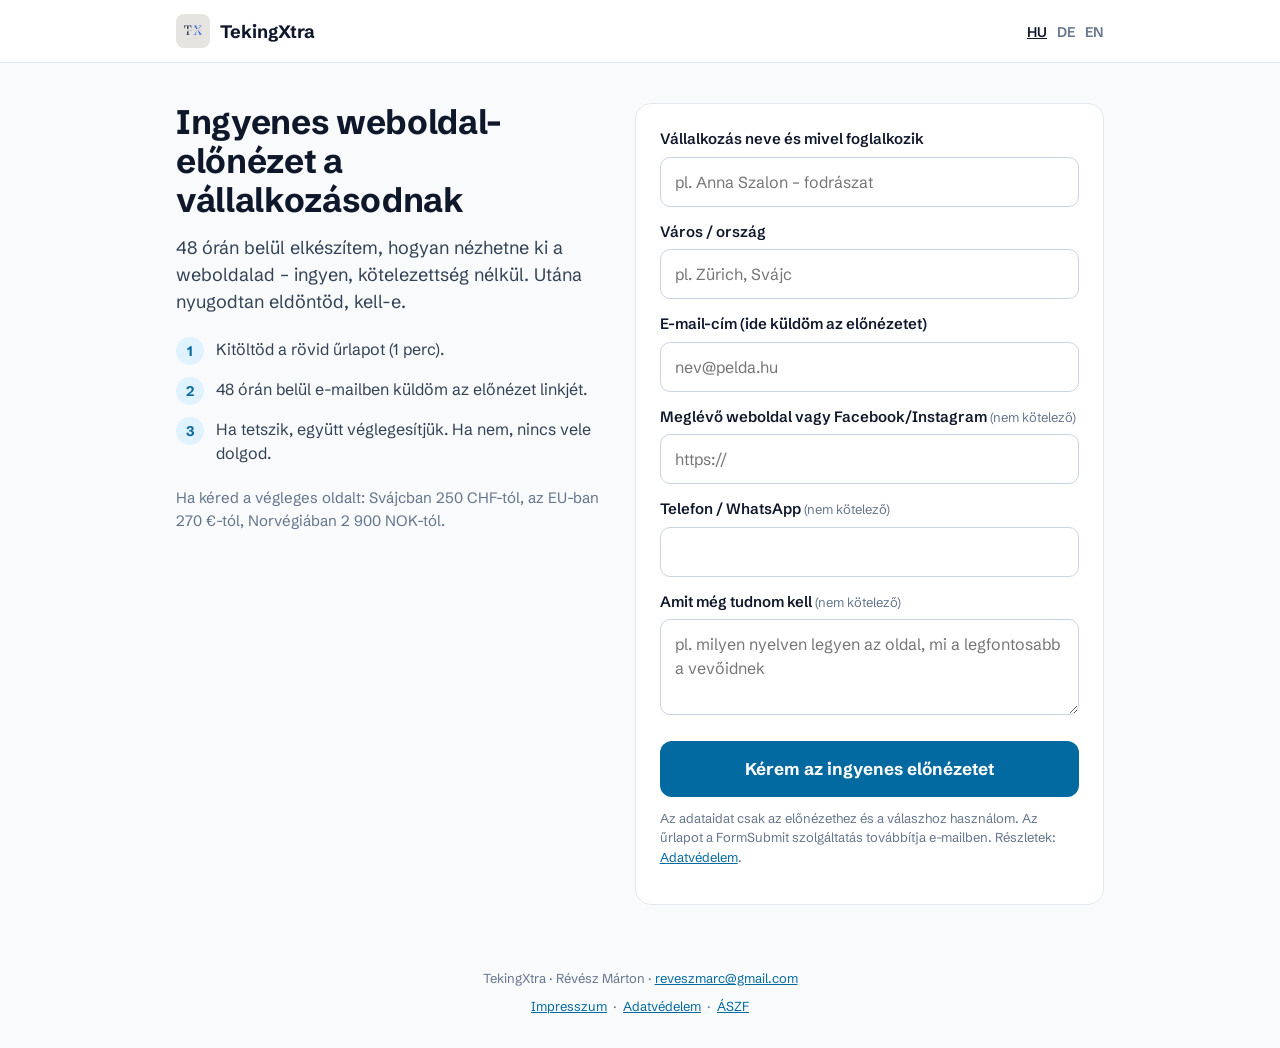
<file: elonezet/index.html>
<!DOCTYPE html>
<html lang="hu">
<head>
<meta charset="UTF-8">
<meta name="viewport" content="width=device-width, initial-scale=1">
<title>Ingyenes weboldal-előnézet – TekingXtra</title>
<meta name="description" content="Ingyenes weboldal-előnézet a vállalkozásodnak 48 órán belül, kötelezettség nélkül. · Kostenlose Website-Vorschau in 48 Stunden. · Free website preview in 48 hours.">
<link rel="icon" type="image/png" href="/assets/tekingxtra-logo.png">
<meta property="og:title" content="Ingyenes weboldal-előnézet – TekingXtra">
<meta property="og:image" content="https://tekingxtra.com/assets/tekingxtra-logo.png">
<link rel="preconnect" href="https://fonts.googleapis.com">
<link rel="preconnect" href="https://fonts.gstatic.com" crossorigin>
<link href="https://fonts.googleapis.com/css2?family=Schibsted+Grotesk:wght@400;500;600;700;800&display=swap" rel="stylesheet">
<style>
  :root { --navy:#0F172A; --cta:#0369A1; --cta-dark:#075985; --soft:#E0F2FE; --paper:#F8FAFC; --line:#E2E8F0; --text:#334155; --muted:#64748B; }
  * { box-sizing:border-box; }
  body { margin:0; font-family:'Schibsted Grotesk',system-ui,sans-serif; color:var(--text); background:var(--paper); line-height:1.5; }
  a { color:var(--cta); }
  header { background:#fff; border-bottom:1px solid var(--line); }
  .bar { max-width:960px; margin:0 auto; padding:14px 16px; display:flex; align-items:center; justify-content:space-between; gap:12px; }
  .brand { display:flex; align-items:center; gap:10px; text-decoration:none; color:var(--navy); font-weight:700; font-size:18px; }
  .brand img { width:34px; height:34px; border-radius:8px; }
  .langs a { margin-left:10px; font-size:14px; text-decoration:none; color:var(--muted); font-weight:600; }
  .langs a.on { color:var(--navy); text-decoration:underline; }
  main { max-width:960px; margin:0 auto; padding:40px 16px 64px; display:grid; gap:32px; grid-template-columns:1fr; }
  @media (min-width:860px) { main { grid-template-columns:1fr 1.1fr; align-items:start; } }
  h1 { color:var(--navy); font-size:34px; line-height:1.15; margin:0 0 14px; letter-spacing:-0.01em; }
  .lead { font-size:18px; margin:0 0 22px; }
  ul.steps { list-style:none; padding:0; margin:0 0 22px; }
  ul.steps li { display:flex; gap:12px; margin-bottom:12px; font-size:16px; }
  ul.steps b { flex:0 0 28px; height:28px; border-radius:50%; background:var(--soft); color:var(--cta); display:grid; place-items:center; font-size:14px; }
  .price { font-size:15px; color:var(--muted); }
  form { background:#fff; border:1px solid var(--line); border-radius:16px; padding:24px; }
  label { display:block; font-weight:600; color:var(--navy); font-size:15px; margin:14px 0 6px; }
  label:first-of-type { margin-top:0; }
  .opt { font-weight:400; color:var(--muted); font-size:13px; }
  input, textarea, select { width:100%; font:inherit; font-size:16px; padding:12px 14px; border:1px solid #CBD5E1; border-radius:10px; background:#fff; color:var(--navy); }
  input:focus, textarea:focus, select:focus { outline:2px solid var(--cta); outline-offset:1px; border-color:var(--cta); }
  textarea { min-height:96px; resize:vertical; }
  button { margin-top:20px; width:100%; background:var(--cta); color:#fff; border:0; border-radius:12px; padding:15px 18px; font:inherit; font-weight:700; font-size:17px; cursor:pointer; }
  button:hover { background:var(--cta-dark); }
  .small { font-size:13px; color:var(--muted); margin-top:12px; }
  .hp { position:absolute; left:-9999px; }
  .thanks { display:none; background:#fff; border:1px solid var(--line); border-radius:16px; padding:28px; }
  .thanks h2 { color:var(--navy); margin-top:0; }
  footer { text-align:center; font-size:13px; color:var(--muted); padding:0 16px 32px; }
  footer nav { margin-top:8px; }
  footer nav a { margin:0 6px; }
  .legal-dlg { width:min(760px, calc(100vw - 32px)); max-height:calc(100dvh - 48px); padding:0; border:0; border-radius:20px; box-shadow:0 30px 80px rgba(2,6,23,.35); overflow:hidden; color:#334155; background:#fff; }
  .legal-dlg[open] { display:flex; flex-direction:column; }
  .legal-dlg::backdrop { background:rgba(15,23,42,.72); }
  html:has(.legal-dlg[open]) { overflow:hidden; }
  .legal-head { display:flex; align-items:center; justify-content:space-between; gap:16px; padding:18px 24px; border-bottom:1px solid #E2E8F0; }
  .legal-head h2 { font-size:22px; font-weight:700; color:#0F172A; margin:0; }
  .legal-dlg .legal-x { margin:0; width:40px; height:40px; flex:0 0 40px; padding:0; border-radius:9999px; font-size:26px; line-height:1; color:#334155; background:transparent; cursor:pointer; }
  .legal-dlg .legal-x:hover { background:#F1F5F9; }
  .legal-body { overflow-y:auto; padding:8px 24px 28px; font-size:15px; line-height:1.65; }
  .legal-body [data-ll] { display:none; } .legal-body [data-ll].on { display:block; }
  .legal-body h3 { margin:22px 0 6px; font-size:16px; font-weight:600; color:#0F172A; }
  .legal-body p, .legal-body li { margin:6px 0; }
  .legal-body ul { padding-left:0; list-style:none; }
  .legal-body a { color:#0369A1; text-decoration:underline; text-underline-offset:2px; }
  .legal-lead { margin-top:18px !important; font-size:16px; color:#0F172A; font-weight:500; }
  .legal-date { margin-top:24px !important; font-size:13px; color:#64748B; }
  .legal-form { margin-top:18px; padding:10px 14px; border-radius:10px; background:#F1F5F9; font-size:14px; color:#0F172A; }
</style>
</head>
<body>
<header>
  <div class="bar">
    <a class="brand" href="/"><img src="/assets/tekingxtra-logo.png" alt="">TekingXtra</a>
    <nav class="langs"><a href="?lang=hu" data-l="hu">HU</a><a href="?lang=de" data-l="de">DE</a><a href="?lang=en" data-l="en">EN</a></nav>
  </div>
</header>

<main>
  <section>
    <h1 data-t="h1">Ingyenes weboldal-előnézet a vállalkozásodnak</h1>
    <p class="lead" data-t="lead">48 órán belül elkészítem, hogyan nézhetne ki a weboldalad – ingyen, kötelezettség nélkül. Utána nyugodtan eldöntöd, kell-e.</p>
    <ul class="steps">
      <li><b>1</b><span data-t="s1">Kitöltöd a rövid űrlapot (1 perc).</span></li>
      <li><b>2</b><span data-t="s2">48 órán belül e-mailben küldöm az előnézet linkjét.</span></li>
      <li><b>3</b><span data-t="s3">Ha tetszik, együtt véglegesítjük. Ha nem, nincs vele dolgod.</span></li>
    </ul>
    <p class="price" data-t="price">Ha kéred a végleges oldalt: Svájcban 250 CHF-tól, az EU-ban 270 €-tól, Norvégiában 2 900 NOK-tól.</p>
  </section>

  <section>
    <form id="f" action="https://formsubmit.co/reveszmarc@gmail.com" method="POST">
      <input type="hidden" name="_subject" id="subj" value="Új előnézet-kérés – tekingxtra.com">
      <input type="hidden" name="_template" value="table">
      <input type="hidden" name="_next" id="next" value="https://tekingxtra.com/elonezet/?koszonjuk=1">
      <input type="hidden" name="nyelv" id="nyelv" value="hu">
      <input type="text" name="_honey" class="hp" tabindex="-1" autocomplete="off">

      <label for="vallalkozas" data-t="lBiz">Vállalkozás neve és mivel foglalkozik</label>
      <input id="vallalkozas" name="vallalkozas" required maxlength="200" data-ph="phBiz" placeholder="pl. Anna Szalon – fodrászat">

      <label for="varos" data-t="lCity">Város / ország</label>
      <input id="varos" name="varos" required maxlength="120" data-ph="phCity" placeholder="pl. Zürich, Svájc">

      <label for="email" data-t="lMail">E-mail-cím (ide küldöm az előnézetet)</label>
      <input id="email" name="email" type="email" required maxlength="160" data-ph="phMail" placeholder="nev@pelda.hu">

      <label for="oldal"><span data-t="lSite">Meglévő weboldal vagy Facebook/Instagram</span> <span class="opt" data-t="opt">(nem kötelező)</span></label>
      <input id="oldal" name="meglevo_oldal" maxlength="300" placeholder="https://">

      <label for="telefon"><span data-t="lPhone">Telefon / WhatsApp</span> <span class="opt" data-t="opt2">(nem kötelező)</span></label>
      <input id="telefon" name="telefon" type="tel" maxlength="40">

      <label for="uzenet"><span data-t="lMsg">Amit még tudnom kell</span> <span class="opt" data-t="opt3">(nem kötelező)</span></label>
      <textarea id="uzenet" name="uzenet" maxlength="2000" data-ph="phMsg" placeholder="pl. milyen nyelven legyen az oldal, mi a legfontosabb a vevőidnek"></textarea>

      <button type="submit" data-t="btn">Kérem az ingyenes előnézetet</button>
      <p class="small" data-t="note">Az adataidat csak az előnézethez és a válaszhoz használom. Az űrlapot a FormSubmit szolgáltatás továbbítja e-mailben. Részletek: <a href="/hu/#privacy" data-legal="privacy">Adatvédelem</a>.</p>
    </form>
    <div class="thanks" id="thanks">
      <h2 data-t="tH">Köszönöm, megkaptam!</h2>
      <p data-t="tP">48 órán belül e-mailben küldöm az előnézetet. Ha addig kérdésed van: reveszmarc@gmail.com</p>
      <p><a href="/" data-t="tBack">Vissza a főoldalra</a></p>
    </div>
  </section>
</main>
<footer>TekingXtra · Révész Márton · <a href="mailto:reveszmarc@gmail.com">reveszmarc@gmail.com</a>
  <nav aria-label="Jogi információk"><a href="/hu/#impressum" data-legal="impressum" data-t="fImp">Impresszum</a>·<a href="/hu/#privacy" data-legal="privacy" data-t="fPriv">Adatvédelem</a>·<a href="/hu/#terms" data-legal="terms" data-t="fTerms">ÁSZF</a></nav>
</footer>

<script>
(function(){
  var T = {
    hu: { title:'Ingyenes weboldal-előnézet – TekingXtra', subj:'Új előnézet-kérés – tekingxtra.com' },
    de: { title:'Kostenlose Website-Vorschau – TekingXtra', subj:'Neue Vorschau-Anfrage – tekingxtra.com',
      h1:'Kostenlose Website-Vorschau für Ihren Betrieb',
      lead:'Innerhalb von 48 Stunden zeige ich Ihnen, wie Ihre Website aussehen könnte – kostenlos und unverbindlich. Danach entscheiden Sie in Ruhe.',
      s1:'Sie füllen das kurze Formular aus (1 Minute).', s2:'Innerhalb von 48 Stunden schicke ich Ihnen den Link zur Vorschau per E-Mail.', s3:'Gefällt sie Ihnen, stellen wir sie gemeinsam fertig. Wenn nicht, ist nichts zu tun.',
      price:'Wenn Sie die fertige Website möchten: in der Schweiz ab 250 CHF, in der EU ab 270 €, in Norwegen ab 2 900 NOK.',
      lBiz:'Name Ihres Betriebs und was Sie anbieten', phBiz:'z. B. Coiffeur Anna – Damen & Herren', lCity:'Ort / Land', phCity:'z. B. Zürich, Schweiz',
      lMail:'E-Mail-Adresse (dorthin schicke ich die Vorschau)', phMail:'name@beispiel.ch', lSite:'Bestehende Website oder Facebook/Instagram', opt:'(optional)', opt2:'(optional)', opt3:'(optional)',
      lPhone:'Telefon / WhatsApp', lMsg:'Was ich sonst noch wissen sollte', phMsg:'z. B. Sprache der Website, was Ihren Kunden am wichtigsten ist',
      btn:'Kostenlose Vorschau anfordern', note:'Ihre Angaben verwende ich nur für die Vorschau und meine Antwort. Das Formular wird über den Dienst FormSubmit per E-Mail übermittelt. Details: <a href="/#privacy" data-legal="privacy">Datenschutz</a>.',
      tH:'Danke, ist angekommen!', tP:'Innerhalb von 48 Stunden schicke ich Ihnen die Vorschau per E-Mail. Fragen bis dahin: reveszmarc@gmail.com', tBack:'Zurück zur Startseite', fImp:'Impressum', fPriv:'Datenschutz', fTerms:'AGB' },
    en: { title:'Free website preview – TekingXtra', subj:'New preview request – tekingxtra.com',
      h1:'Free website preview for your business',
      lead:'Within 48 hours I’ll show you what your website could look like – free and with no strings attached. Then you decide in your own time.',
      s1:'Fill in the short form (1 minute).', s2:'Within 48 hours I email you the link to your preview.', s3:'If you like it, we finish it together. If not, there’s nothing to do.',
      price:'If you want the finished website: from CHF 250 in Switzerland, from €270 in the EU, from NOK 2,900 in Norway.',
      lBiz:'Business name and what you do', phBiz:'e.g. Anna’s Salon – hairdresser', lCity:'City / country', phCity:'e.g. Zurich, Switzerland',
      lMail:'Email address (I’ll send the preview here)', phMail:'name@example.com', lSite:'Existing website or Facebook/Instagram', opt:'(optional)', opt2:'(optional)', opt3:'(optional)',
      lPhone:'Phone / WhatsApp', lMsg:'Anything else I should know', phMsg:'e.g. website language, what matters most to your customers',
      btn:'Get my free preview', note:'I only use your details for the preview and my reply. The form is forwarded by email via the FormSubmit service. Details: <a href="/en/#privacy" data-legal="privacy">Privacy</a>.',
      tH:'Thanks, got it!', tP:'I’ll email you the preview within 48 hours. Questions in the meantime: reveszmarc@gmail.com', tBack:'Back to the homepage', fImp:'Legal notice', fPriv:'Privacy', fTerms:'Terms' }
  };
  var q = new URLSearchParams(location.search);
  var def = document.documentElement.getAttribute('data-default') || 'hu';
  var lang = q.get('lang'); if (!T[lang]) lang = def;
  var L = T[lang];
  document.documentElement.lang = lang;
  document.title = L.title;
  document.getElementById('subj').value = L.subj;
  document.getElementById('nyelv').value = lang;
  document.getElementById('next').value = 'https://tekingxtra.com/elonezet/?lang=' + lang + '&koszonjuk=1';
  if (lang !== 'hu') {
    document.querySelectorAll('[data-t]').forEach(function(e){ var k=e.getAttribute('data-t'); if (L[k]) e.innerHTML = L[k]; });
    document.querySelectorAll('[data-ph]').forEach(function(e){ var k=e.getAttribute('data-ph'); if (L[k]) e.placeholder = L[k]; });
  }
  document.querySelectorAll('.langs a').forEach(function(a){ if (a.getAttribute('data-l')===lang) a.className='on'; });

  // Jogi szövegek (Impresszum / Adatvédelem / ÁSZF): a főoldal azonos nyelvű változatából töltjük be, felugró ablakban
  var PAGE = { hu:'/hu/', de:'/', en:'/en/' }[lang];
  var FORMNOTE = {
    hu:'<b>Az előnézet-űrlapról:</b> az itt megadott adatokat (vállalkozás neve, város/ország, e-mail-cím, és ha megadod: weboldal, telefon, üzenet) kizárólag az ingyenes előnézet elkészítéséhez és a válaszhoz használom. Az űrlapot a FormSubmit (formsubmit.co) külső szolgáltatás továbbítja e-mailben a reveszmarc@gmail.com címre. Jogalap: a kérésedre történő, szerződést előkészítő lépés (GDPR 6. cikk (1) b)).',
    de:'<b>Zum Vorschau-Formular:</b> Die hier eingegebenen Angaben (Name des Betriebs, Ort/Land, E-Mail-Adresse und, falls angegeben, Website, Telefon, Nachricht) verwende ich nur für die kostenlose Vorschau und meine Antwort. Das Formular wird über den externen Dienst FormSubmit (formsubmit.co) per E-Mail an reveszmarc@gmail.com übermittelt. Rechtsgrundlage: vorvertragliche Maßnahme auf Ihre Anfrage (Art. 6 Abs. 1 lit. b DSGVO).',
    en:'<b>About the preview form:</b> the details you enter here (business name, city/country, email address and, if provided, website, phone, message) are used only to create your free preview and to reply to you. The form is forwarded by email to reveszmarc@gmail.com via the external service FormSubmit (formsubmit.co). Legal basis: steps taken at your request prior to entering into a contract (Art. 6(1)(b) GDPR).'
  }[lang];
  var legalReady = null;
  function loadLegal(){
    if (!legalReady) legalReady = fetch(PAGE, { credentials:'same-origin' }).then(function(r){ if(!r.ok) throw 0; return r.text(); }).then(function(html){
      var doc = new DOMParser().parseFromString(html, 'text/html');
      ['impressum','privacy','terms'].forEach(function(k){
        var d = doc.getElementById('dlg-' + k); if (!d) throw 0;
        d.querySelectorAll('[data-ll]').forEach(function(el){ el.classList.toggle('on', el.getAttribute('data-ll') === lang); });
        if (!d.querySelector('[data-ll].on')) { var f = d.querySelector('[data-ll]'); if (f) f.classList.add('on'); }
        if (k === 'privacy') { var n = document.createElement('p'); n.className = 'legal-form'; n.innerHTML = FORMNOTE; var body = d.querySelector('[data-ll].on') || d.querySelector('.legal-body'); var lead = body.querySelector('.legal-lead'); if (lead) lead.insertAdjacentElement('afterend', n); else body.prepend(n); }
        d.querySelector('.legal-x').setAttribute('aria-label', { hu:'Bezárás', de:'Schließen', en:'Close' }[lang]);
        var node = document.importNode(d, true); document.body.appendChild(node);
        node.querySelector('.legal-x').addEventListener('click', function(){ node.close(); });
        node.addEventListener('click', function(e){ if (e.target === node) node.close(); });
      });
    });
    return legalReady;
  }
  function openLegal(k){
    loadLegal().then(function(){ var d = document.getElementById('dlg-' + k); d.showModal(); d.querySelector('.legal-body').scrollTop = 0; })
      .catch(function(){ location.href = PAGE + '#' + k; });
  }
  document.querySelectorAll('[data-legal]').forEach(function(a){
    a.setAttribute('href', PAGE + '#' + a.getAttribute('data-legal'));
    a.addEventListener('click', function(e){ e.preventDefault(); openLegal(a.getAttribute('data-legal')); });
  });
  if (/^#(impressum|privacy|terms)$/.test(location.hash)) openLegal(location.hash.slice(1));
  if (q.get('koszonjuk')) { document.getElementById('f').style.display='none'; document.getElementById('thanks').style.display='block'; }
})();
</script>
</body>
</html>
</file>
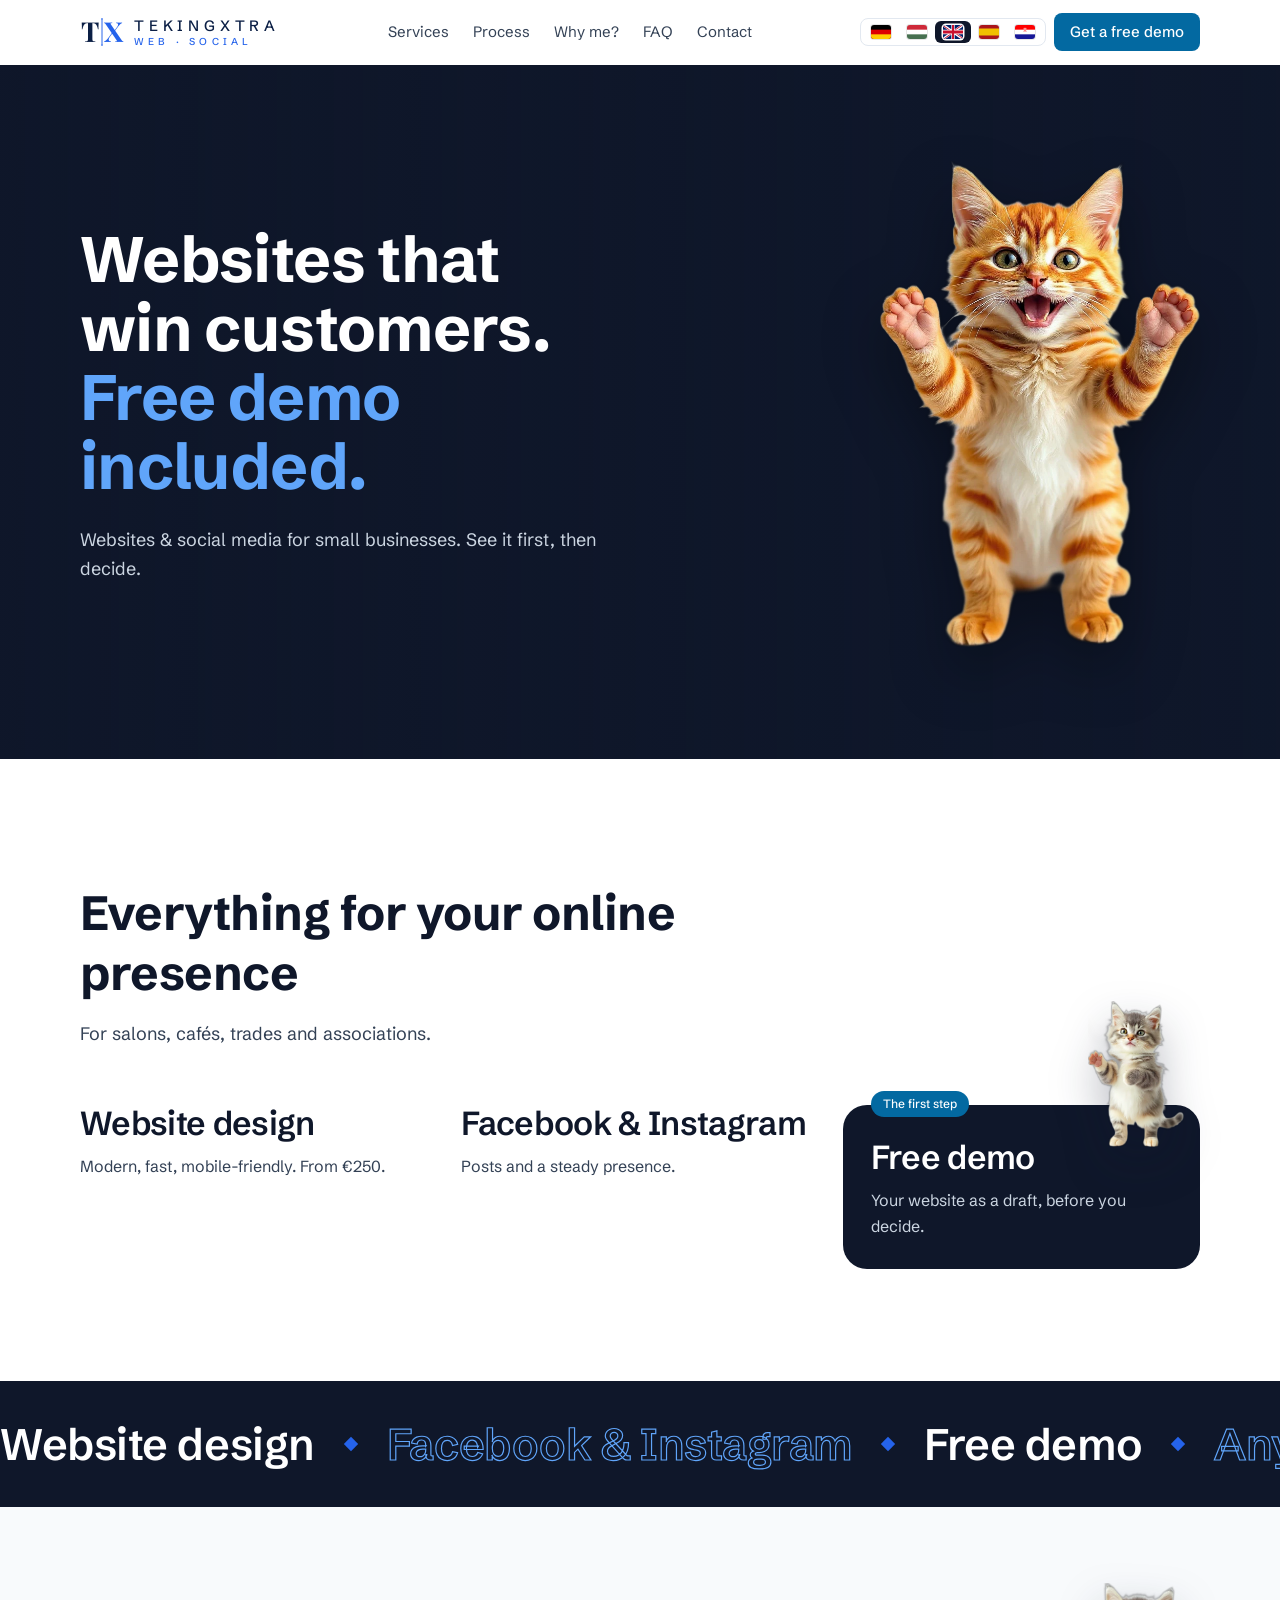
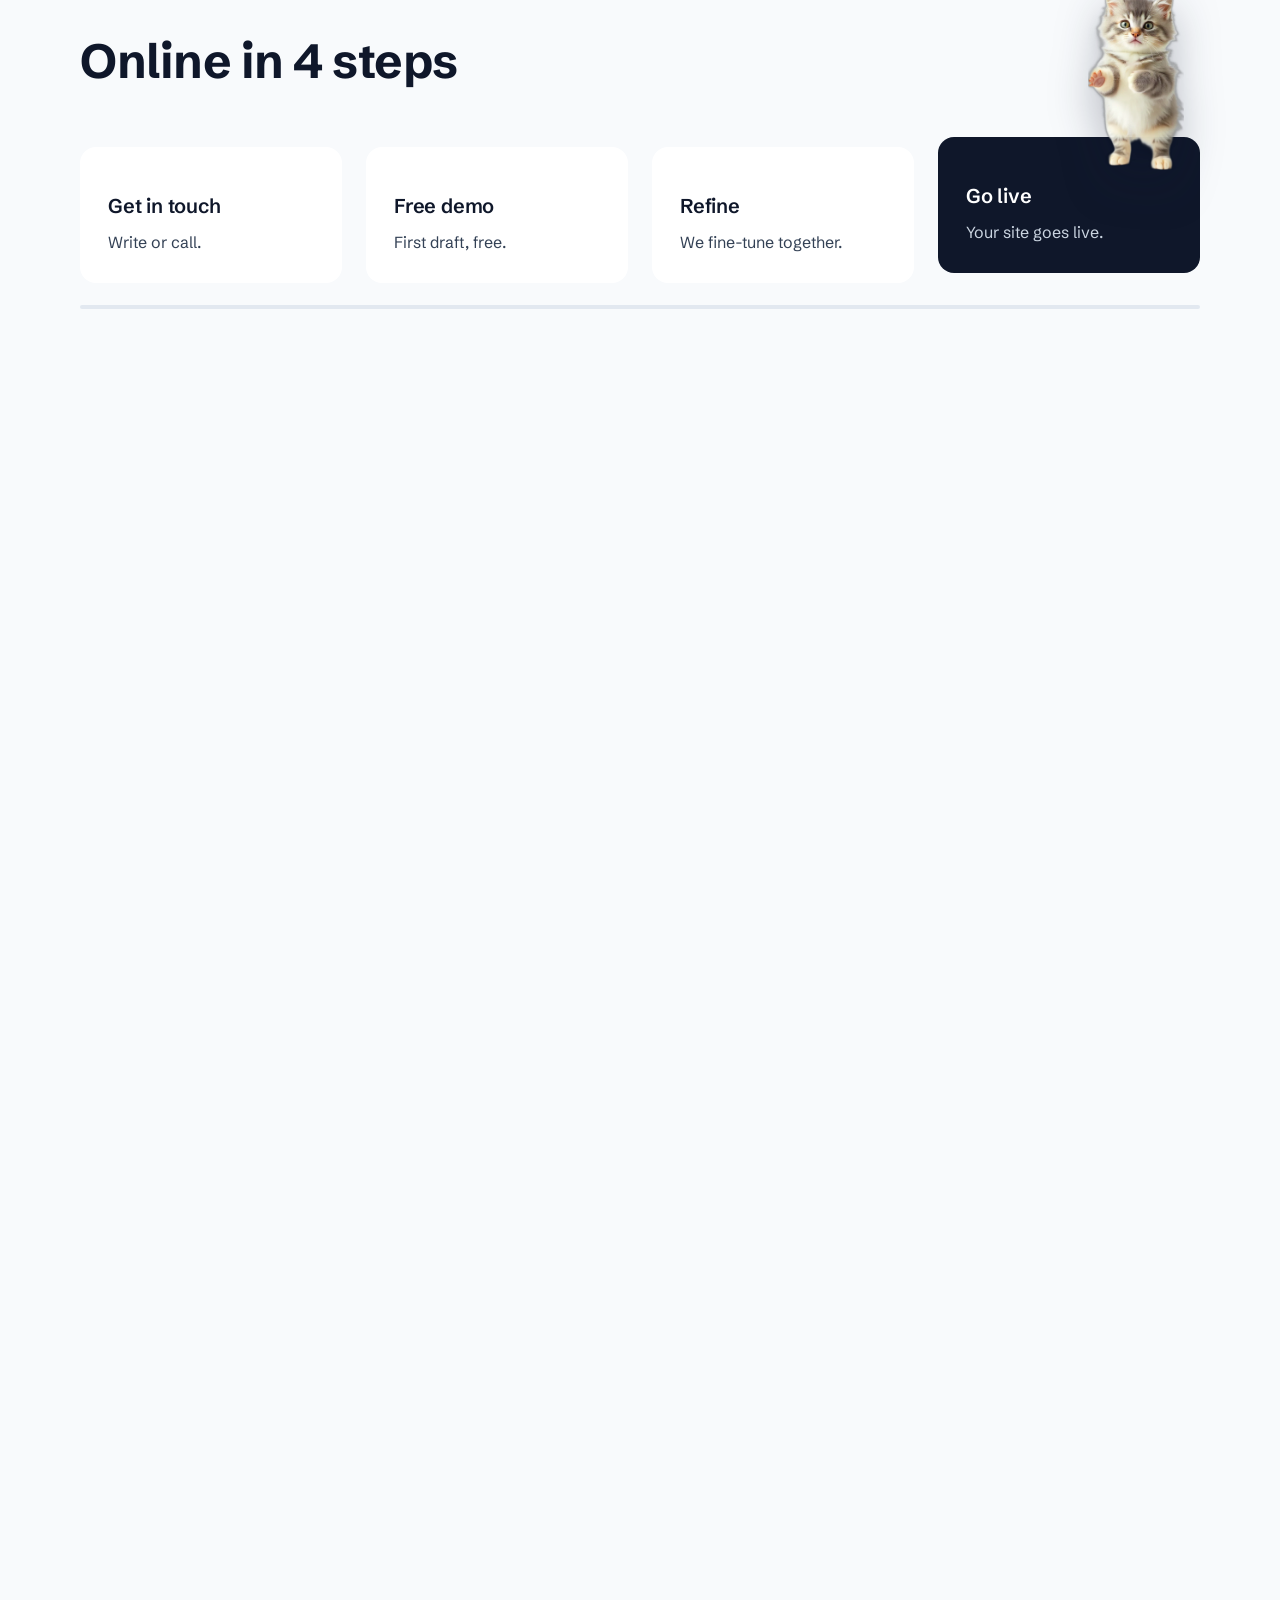
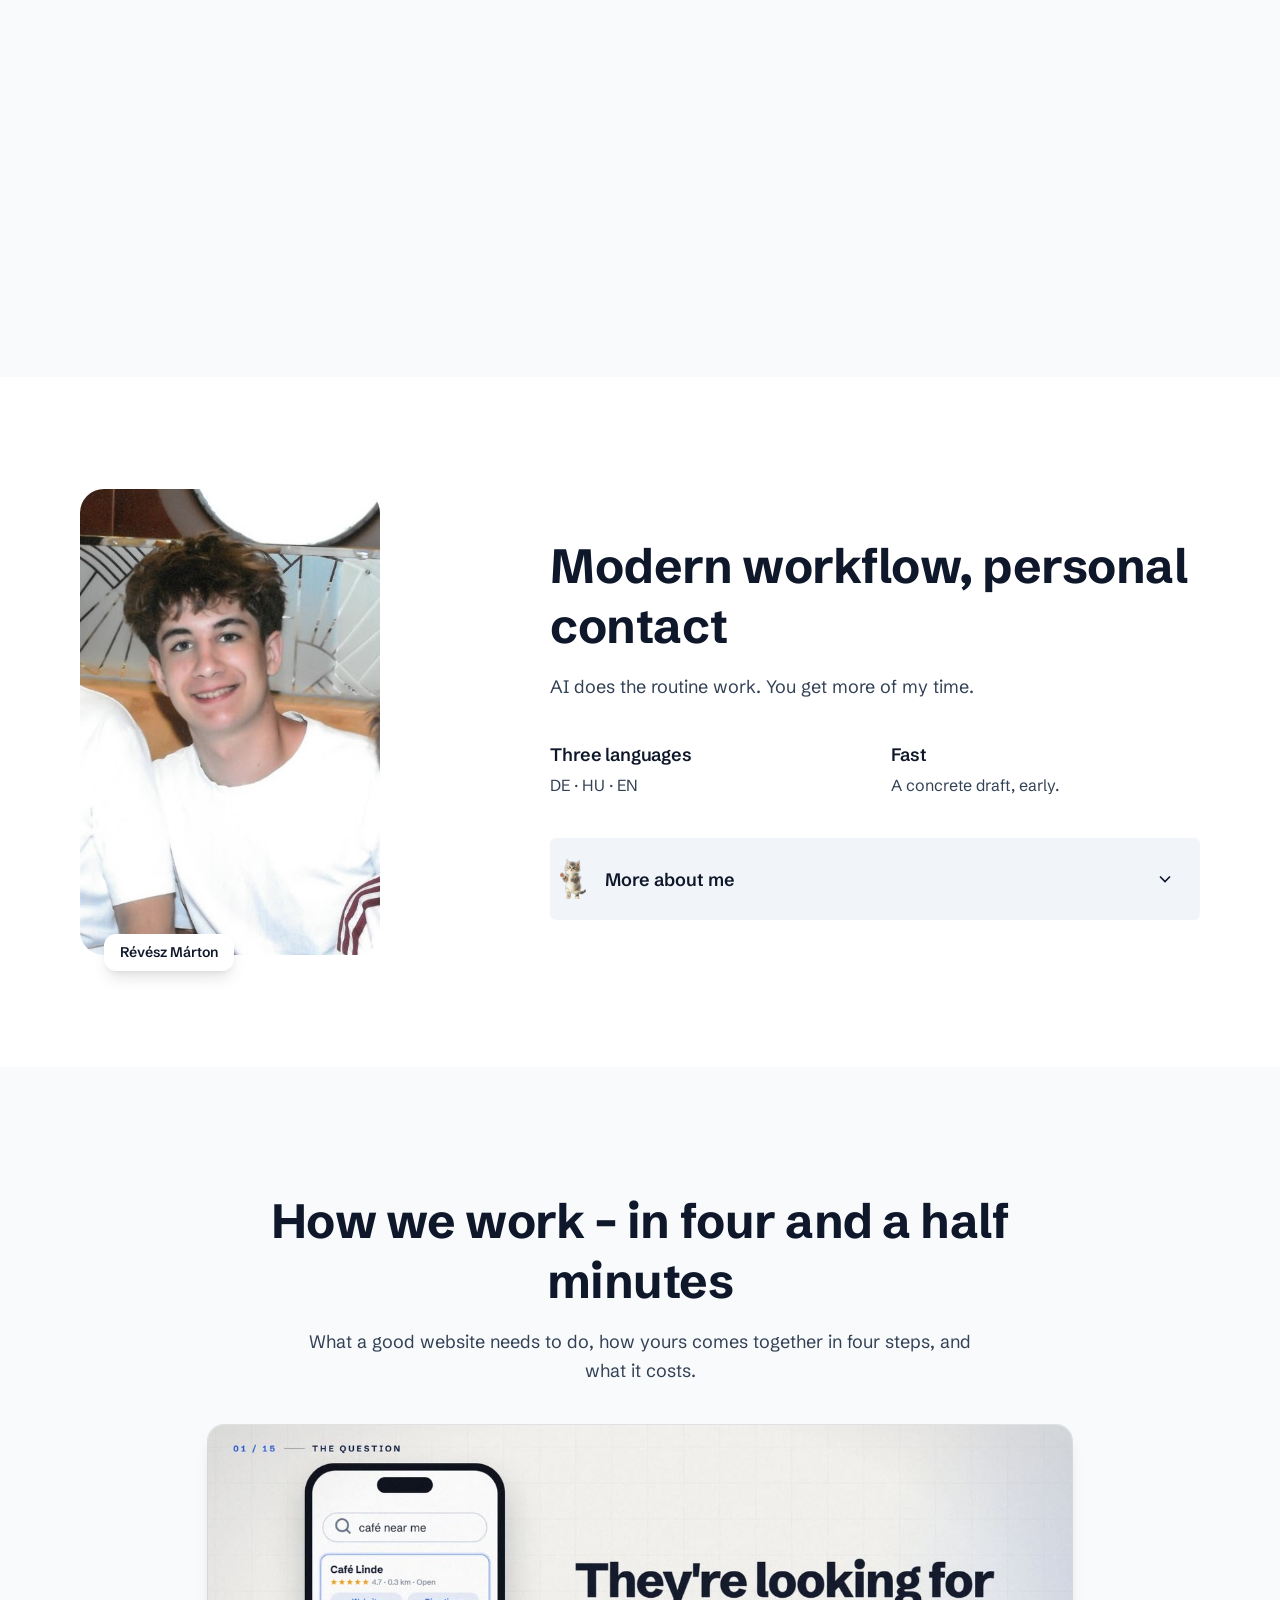
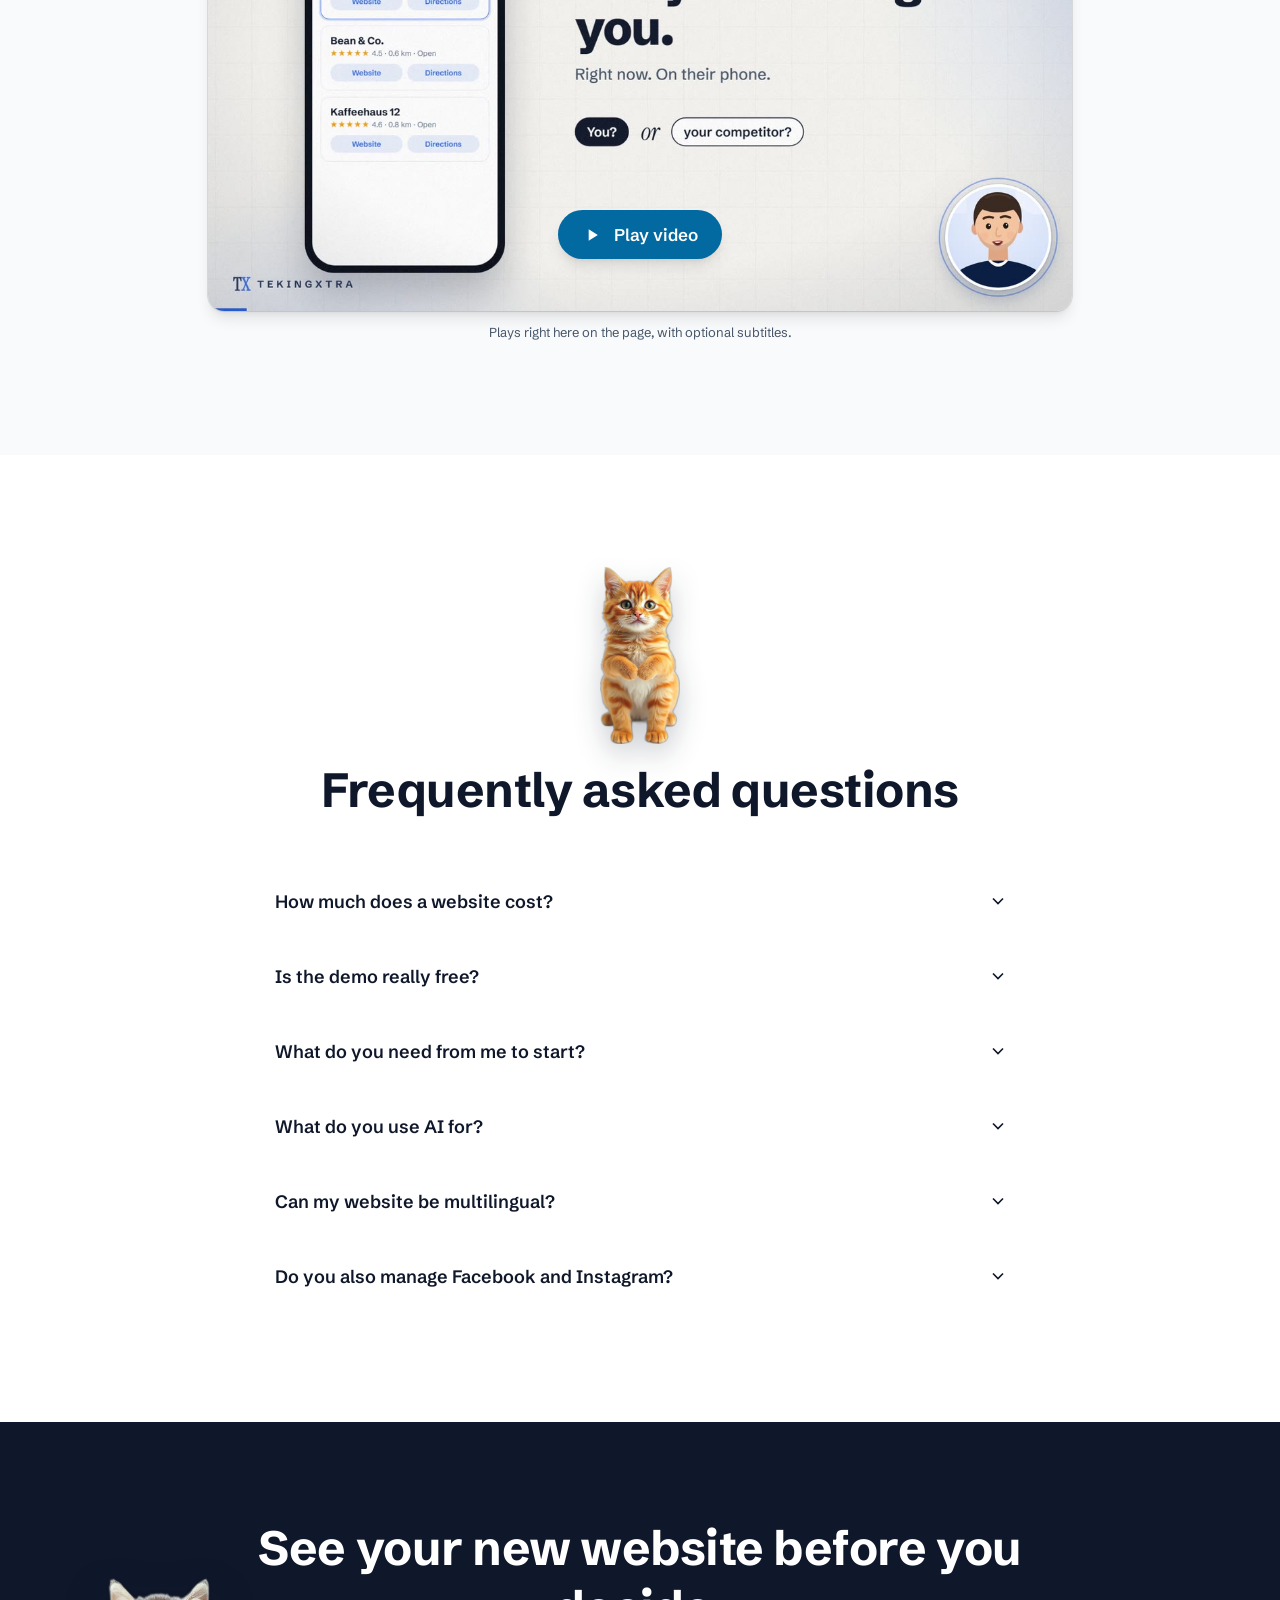
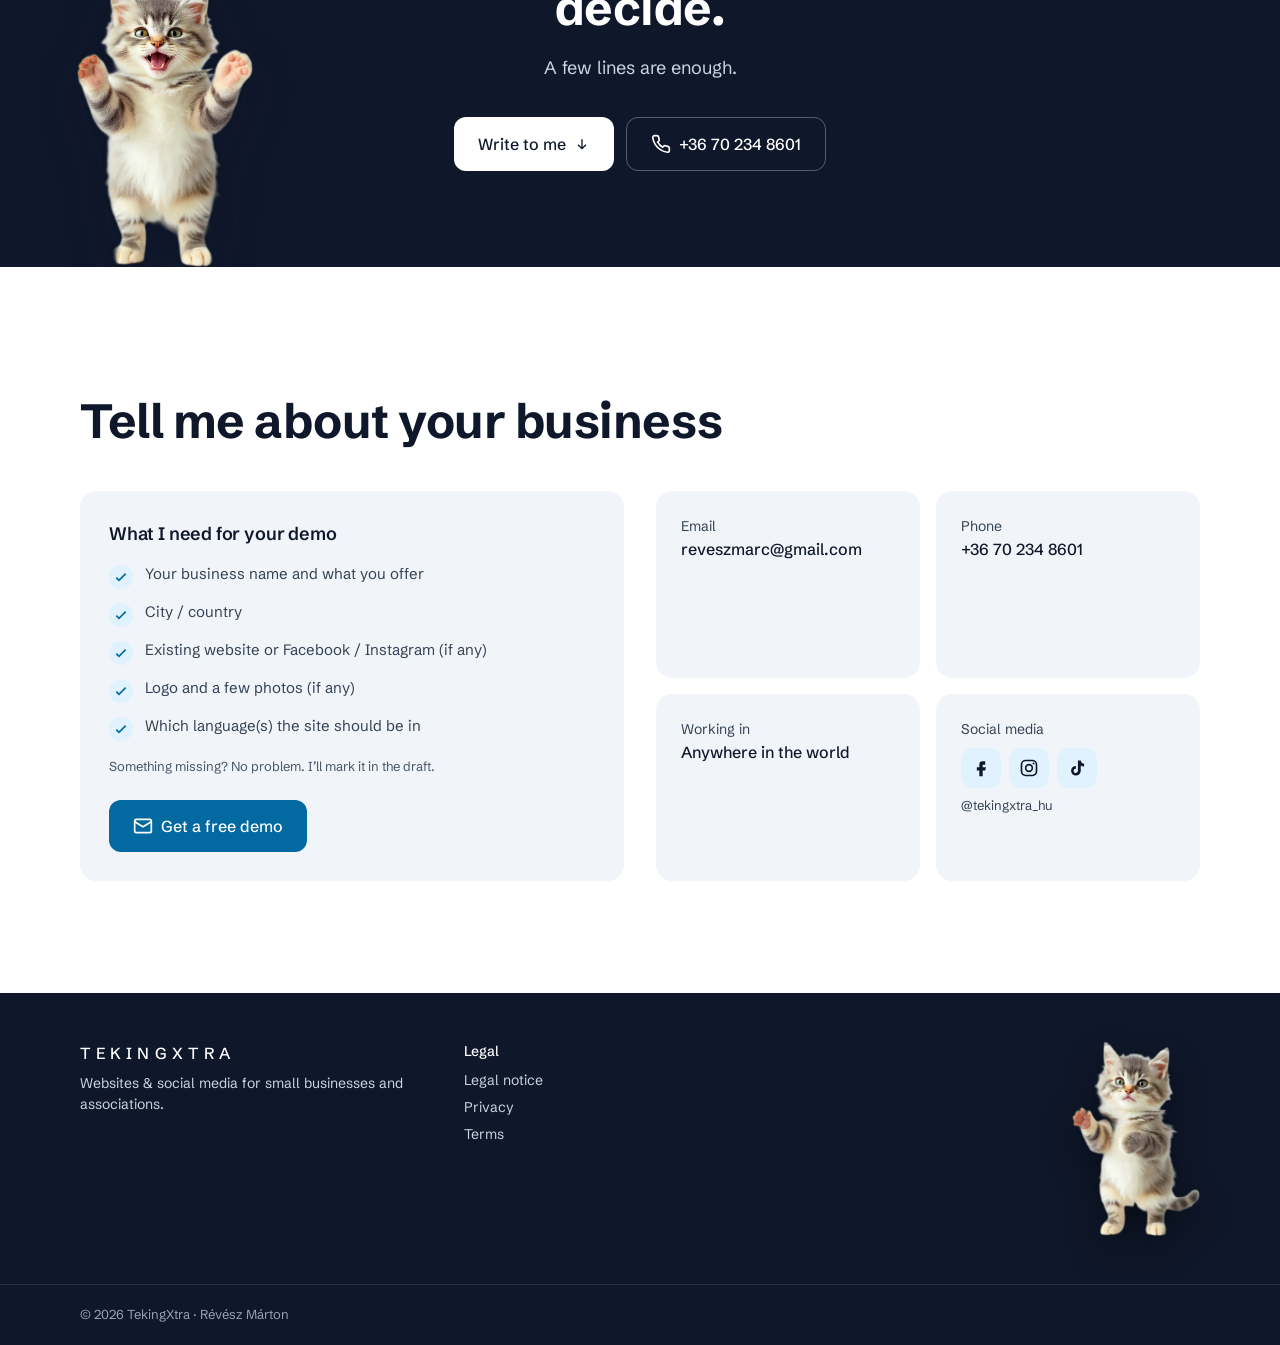
<file: en/index.html>
<!DOCTYPE html>
<html lang="en" class="scroll-smooth">
<head>
<meta charset="UTF-8">
<meta name="viewport" content="width=device-width, initial-scale=1">
<title>TekingXtra – Websites &amp; social media for small businesses</title>
<link rel="canonical" href="https://tekingxtra.com/en/">
<link rel="alternate" hreflang="de" href="https://tekingxtra.com/">
<link rel="alternate" hreflang="hu" href="https://tekingxtra.com/hu/">
<link rel="alternate" hreflang="en" href="https://tekingxtra.com/en/">
<link rel="alternate" hreflang="es" href="https://tekingxtra.com/es/">
<link rel="alternate" hreflang="hr" href="https://tekingxtra.com/hr/">
<link rel="alternate" hreflang="x-default" href="https://tekingxtra.com/">
<meta property="og:url" content="https://tekingxtra.com/en/">
<meta property="og:locale" content="en_GB">
<meta property="og:title" content="TekingXtra – Websites &amp; social media for small businesses">
<meta property="og:description" content="Modern websites and Facebook &amp; Instagram management for small businesses and clubs worldwide – with a free demo.">
<meta property="og:type" content="website">
<meta property="og:image" content="https://tekingxtra.com/assets/tekingxtra-logo.png">
<link rel="icon" type="image/png" href="/assets/tekingxtra-logo.png">
<meta name="description" content="Modern websites and Facebook &amp; Instagram management for small businesses and clubs worldwide – with a free demo.">
<link rel="preconnect" href="https://fonts.googleapis.com">
<link rel="preconnect" href="https://fonts.gstatic.com" crossorigin>
<link href="https://fonts.googleapis.com/css2?family=Playfair+Display:wght@700&display=swap" rel="stylesheet">
<link href="https://fonts.googleapis.com/css2?family=Schibsted+Grotesk:wght@400;500;600;700;800&display=swap" rel="stylesheet">
<link rel="stylesheet" href="/assets/site.css">
<style>
  body { font-family: 'Schibsted Grotesk', sans-serif; }
  h1, h2, h3, .font-heading { font-family: 'Schibsted Grotesk', sans-serif; letter-spacing: -0.01em; }
  :focus-visible { outline: 2px solid #0369A1; outline-offset: 2px; border-radius: 6px; }
  .missing { border: 1.5px dashed #D97706; background: #FFFBEB; color: #92400E; border-radius: 6px; padding: 0 .4em; font-weight: 500; white-space: normal; }
  .missing-block { border: 2px dashed #D97706; background: repeating-linear-gradient(135deg,#FFFBEB 0 12px,#FEF3C7 12px 24px); color: #92400E; }
  .grad-text { color: #2563EB; }
  .bg-navy .grad-text { color: #60A5FA; }
  .glow { position:absolute; border-radius:9999px; filter: blur(70px); opacity:.35; animation: drift 18s ease-in-out infinite alternate; pointer-events:none; }
  @keyframes drift { from { transform: translate(0,0) scale(1);} to { transform: translate(40px,-30px) scale(1.12);} }
  .reveal { opacity: 0; transform: translateY(16px); transition: opacity .6s ease, transform .6s ease; }
  .reveal.in { opacity: 1; transform: none; }
  details summary::-webkit-details-marker { display:none; }
  details[open] .chev { transform: rotate(180deg); }
  @media (prefers-reduced-motion: reduce) {
    *, *::before, *::after { animation: none !important; transition: none !important; scroll-behavior: auto !important; }
    .reveal { opacity: 1; transform: none; }
    .cta-video { display: none; }
  }
  .cta-video { animation: vdrift 6s ease-in-out 1 forwards; transform-origin: 60% 50%; }
  @keyframes vdrift { from { transform: scale(1.08) translate3d(-3%, 1%, 0); } to { transform: scale(1.22) translate3d(3%, -2%, 0); } }
  
  details.reveal { overflow: hidden; border-left: 3px solid transparent; padding-left: 0; transition: border-color .3s ease, padding-left .3s ease, background-color .3s ease; border-radius: 6px; }
  details.reveal[open] { border-left-color: #0369A1; padding-left: 14px; background-color: rgba(3,105,161,.04); }
  details.reveal > p { opacity: 0; transform: translateY(-6px); transition: opacity .35s ease .05s, transform .35s cubic-bezier(.2,.8,.2,1) .05s; }
  details.reveal[open] > p { opacity: 1; transform: none; }
  details .chev { transition: transform .35s cubic-bezier(.34,1.56,.64,1) !important; }
  
  .mascot { position: absolute; pointer-events: none; user-select: none; filter: drop-shadow(0 18px 22px rgba(15,23,42,.28)); z-index: 5; }
  .mascot-float { animation: mfloat 4.5s ease-in-out infinite; }
  @keyframes mfloat { 0%,100% { transform: translateY(0) rotate(-1deg); } 50% { transform: translateY(-10px) rotate(1.5deg); } }
  .mascot-peek { transform: translateY(30%) rotate(8deg); opacity: 0; transition: transform .6s cubic-bezier(.34,1.56,.64,1), opacity .4s ease; }
  .in .mascot-peek, .in.mascot-peek { transform: translateY(0) rotate(0); opacity: 1; }
  .group:hover .mascot-wave { animation: mwave .9s ease-in-out 2; transform-origin: 70% 90%; }
  @keyframes mwave { 0%,100% { transform: rotate(0); } 25% { transform: rotate(-7deg); } 75% { transform: rotate(6deg); } }
  .mascot-jump.in, .in .mascot-jump { animation: mjump 1.1s cubic-bezier(.34,1.56,.64,1) .2s 1 both; }
  @keyframes mjump { 0% { transform: translateY(40px) scale(.9); opacity: 0; } 55% { transform: translateY(-18px) scale(1.04); opacity: 1; } 100% { transform: translateY(0) scale(1); opacity: 1; } }
  @media (prefers-reduced-motion: reduce) { .mascot, .mascot * { animation: none !important; transition: none !important; opacity: 1 !important; transform: none !important; } }
  
  .footer-cat { transform-origin: 60% 95%; animation: fcat 6s ease-in-out infinite; }
  @keyframes fcat { 0%,100% { transform: translateY(0) rotate(0); } 12% { transform: translateY(-6px) rotate(-6deg); } 18% { transform: translateY(-6px) rotate(5deg); } 24% { transform: translateY(-6px) rotate(-5deg); } 30% { transform: translateY(0) rotate(0); } 60% { transform: translateY(-10px) rotate(1deg); } }
  @media (prefers-reduced-motion: reduce) { .footer-cat { animation: none; } }
  
  .side-deco { display: none; position: fixed; top: 0; bottom: 0; width: calc((100vw - 72rem) / 2 - 24px); pointer-events: none; z-index: 1; overflow: hidden; }
  .side-left { left: 0; } .side-right { right: 0; }
  @media (min-width: 1400px) { .side-deco { display: block; } }
  .side-deco > * { position: absolute; will-change: transform; }
  .sd-dots { inset: 0; background-image: radial-gradient(rgba(37,99,235,.22) 1px, transparent 1.4px); background-size: 22px 22px; -webkit-mask-image: linear-gradient(to bottom, transparent, #000 20%, #000 80%, transparent); mask-image: linear-gradient(to bottom, transparent, #000 20%, #000 80%, transparent); opacity: .55; }
  .side-left .sd-dots { -webkit-mask-image: linear-gradient(90deg, #000, transparent 85%); mask-image: linear-gradient(90deg, #000, transparent 85%); }
  .side-right .sd-dots { -webkit-mask-image: linear-gradient(270deg, #000, transparent 85%); mask-image: linear-gradient(270deg, #000, transparent 85%); }
  .sd-orb { width: 260px; height: 260px; border-radius: 9999px; filter: blur(60px); opacity: .22; animation: sdOrb 22s ease-in-out infinite alternate; }
  .sd-orb-a { background: #2563EB; top: 12%; left: -80px; }
  .sd-orb-b { background: #2563EB; bottom: 8%; right: -90px; animation-duration: 28s; animation-delay: -9s; }
  .side-right .sd-orb-a { left: auto; right: -80px; } .side-right .sd-orb-b { right: auto; left: -90px; }
  @keyframes sdOrb { from { transform: translate(0,0) scale(1); } to { transform: translate(40px, 80px) scale(1.15); } }
  .sd-line { top: 18%; height: 64%; width: 12px; opacity: .45; stroke-dasharray: 600; stroke-dashoffset: 600; animation: sdDraw 3.5s ease-out .6s forwards, sdPulse 6s ease-in-out 4s infinite; }
  .side-left .sd-line { right: 28%; } .side-right .sd-line { left: 28%; }
  .sd-line path:first-child { stroke-dasharray: 600; stroke-dashoffset: 600; animation: sdDraw 3.5s ease-out .6s forwards; }
  @keyframes sdDraw { to { stroke-dashoffset: 0; } }
  @keyframes sdPulse { 0%,100% { opacity: .45; } 50% { opacity: .2; } }
  .sd-diamond { opacity: .5; }
  .sd-spin { animation: sdSpin 18s linear infinite; } .sd-rev { animation-direction: reverse; animation-duration: 26s; }
  .sd-float { animation: sdFloat 7s ease-in-out infinite; }
  @keyframes sdSpin { to { transform: rotate(360deg); } }
  @keyframes sdFloat { 0%,100% { transform: translateY(0) rotate(0); } 50% { transform: translateY(-18px) rotate(45deg); } }
  .sd-mono { bottom: 6%; font-family: 'Playfair Display', Georgia, serif; font-weight: 700; font-size: 140px; line-height: 1; color: transparent; -webkit-text-stroke: 1px rgba(37,99,235,.22); }
  .side-left .sd-mono { left: 18%; } .side-right .sd-mono { right: 18%; }
  @media (prefers-reduced-motion: reduce) { .side-deco * { animation: none !important; stroke-dashoffset: 0 !important; } }
  html, body { overflow-x: clip; }
  
  .legal-dlg { width: min(760px, calc(100vw - 32px)); max-height: calc(100dvh - 48px); padding: 0; border: 0; border-radius: 20px; box-shadow: 0 30px 80px rgba(2,6,23,.35); overflow: hidden; color: #334155; background: #fff; }
  .legal-dlg[open] { display: flex; flex-direction: column; animation: dlgIn .35s cubic-bezier(.16,1,.3,1); }
  .legal-dlg::backdrop { background: rgba(15,23,42,.72); }
  @keyframes dlgIn { from { opacity: 0; transform: translateY(16px) scale(.98); } to { opacity: 1; transform: none; } }
  html:has(.legal-dlg[open]) { overflow: hidden; }
  .legal-head { display: flex; align-items: center; justify-content: space-between; gap: 16px; padding: 18px 24px; border-bottom: 1px solid #E2E8F0; }
  .legal-head h2 { font-size: 22px; font-weight: 700; color: #0F172A; }
  .legal-x { width: 40px; height: 40px; border-radius: 9999px; font-size: 26px; line-height: 1; color: #334155; transition: background .2s, transform .2s; cursor: pointer; }
  .legal-x:hover { background: #F1F5F9; transform: rotate(90deg); }
  .legal-body { overflow-y: auto; padding: 8px 24px 28px; font-size: 15px; line-height: 1.65; }
  .legal-body [data-ll] { display: none; } .legal-body [data-ll].on { display: block; }
  .legal-body h3 { margin: 22px 0 6px; font-size: 16px; font-weight: 600; color: #0F172A; }
  .legal-body p, .legal-body li { margin: 6px 0; }
  .legal-body ul { padding-left: 0; list-style: none; }
  .legal-body a { color: #0369A1; text-decoration: underline; text-underline-offset: 2px; }
  .legal-lead { margin-top: 18px !important; font-size: 16px; color: #0F172A; font-weight: 500; }
  .legal-date { margin-top: 24px !important; font-size: 13px; color: #64748B; }
  
  .m-cta { transition: transform .18s cubic-bezier(.2,.8,.2,1); }
  .m-cta-arrow { animation: nudge 1.8s cubic-bezier(.2,.8,.2,1) infinite; }
  @keyframes nudge { 0%, 60%, 100% { transform: translateX(0); } 30% { transform: translateX(5px); } }
  .m-hero-cat { animation: catIn .9s cubic-bezier(.2,1.4,.4,1) .5s both, floaty 4s ease-in-out 1.4s infinite; }
  @keyframes catIn { from { opacity: 0; transform: translateY(40px) rotate(-12deg) scale(.6); } to { opacity: 1; transform: none; } }
  @keyframes floaty { 0%,100% { transform: translateY(0); } 50% { transform: translateY(-8px); } }
  
  a, button, summary { -webkit-tap-highlight-color: transparent; }
  a:active, button:active, summary:active { transform: scale(.97); }
  
  .hw { display: inline-block; opacity: 0; transform: translateY(.45em); animation: wordUp .7s cubic-bezier(.2,.8,.2,1) forwards; }
  @keyframes wordUp { to { opacity: 1; transform: none; } }
  
  .reveal { transition-delay: var(--d, 0ms); }
  @media (max-width: 767px) {
    header#top { border-bottom-color: transparent !important; }
    
    .m-services { gap: 44px; margin-top: 40px; }
    .m-services article { border: 0 !important; background: transparent !important; padding: 0 !important; box-shadow: none !important; }
    .m-services article > div:first-of-type { display: none; }
    .m-services article h3 { margin-top: 0; font-size: 30px; line-height: 1.1; letter-spacing: -.02em; }
    .m-services article p { font-size: 17px; }
    .m-services article.reveal { transform: translateX(-28px); }
    .m-services article.reveal.in { transform: none; }
    .m-services article:last-child { background: #0F172A !important; padding: 34px 24px 28px !important; border-radius: 24px; margin: 8px -4px 0; }
    .m-services article:last-child h3 { color: #fff; }
    .m-services article:last-child p { color: #CBD5E1; }
    .m-services article:last-child > span.absolute { top: -14px; left: 24px; }
    
    .m-steps { display: flex !important; overflow-x: auto; scroll-snap-type: x mandatory; gap: 12px; margin: 32px -16px 0; padding: 4px 16px 16px; scrollbar-width: none; }
    .m-steps::-webkit-scrollbar { display: none; }
    .m-steps > li { flex: 0 0 76%; scroll-snap-align: start; border: 0 !important; padding: 28px 24px !important; min-height: 190px;
      transition: transform .45s cubic-bezier(.2,.8,.2,1), opacity .45s ease, background-color .45s ease !important; }
    .m-steps > li > span:first-child { display: none; }
    .m-steps > li h3 { margin-top: 0; font-size: 24px; letter-spacing: -.01em; }
    .m-steps > li p { font-size: 16px; }
    .m-steps > li.reveal.in:not(.on) { transform: scale(.93); opacity: .55; }
    .m-steps > li.on { background: #0F172A !important; }
    .m-steps > li.on h3 { color: #fff; } .m-steps > li.on p { color: #CBD5E1; }
    
    .m-why > div > div:first-child { display: none; }
    .m-why h3 { font-size: 22px; }
    #warum figure .relative.overflow-hidden { box-shadow: none; }
    
    .m-flat, #kontakt .rounded-2xl.border { border-color: transparent !important; background-color: #F1F5F9 !important; }
    .m-flat summary > span > img { width: 44px; height: 44px; }
    #kontakt .auto-rows-fr { grid-auto-rows: auto; height: auto; }
    #kontakt .auto-rows-fr > * { padding: 20px !important; }
    #kontakt .auto-rows-fr p.mt-4 { margin-top: 10px; }
  }
  @media (prefers-reduced-motion: reduce) {
    .hw { opacity: 1; transform: none; animation: none; }
    .m-cta-arrow, .m-hero-cat { animation: none; }
    .m-steps > li.reveal.in:not(.on) { transform: none; opacity: 1; }
  }
  
  .m-deco { display: none; }
  @media (max-width: 767px) {
    .m-deco-host { position: relative; overflow: hidden; }
    .m-deco-host > :not(.m-deco) { position: relative; z-index: 1; }
    .m-deco { display: block; position: absolute; inset: 0; z-index: 0; pointer-events: none; }
    .m-deco > * { position: absolute; will-change: transform; }
    .md-mono { font-family: 'Playfair Display', Georgia, serif; font-weight: 700; font-size: 230px; line-height: 1; color: transparent;
      -webkit-text-stroke: 1.2px rgba(37,99,235,.16); animation: mdBreath 9s ease-in-out infinite; }
    .m-deco.dark .md-mono { -webkit-text-stroke-color: rgba(147,197,253,.16); }
    .md-dots { width: 150px; height: 150px; background-image: radial-gradient(rgba(37,99,235,.28) 1.2px, transparent 1.6px); background-size: 16px 16px;
      -webkit-mask-image: radial-gradient(circle, #000 35%, transparent 72%); mask-image: radial-gradient(circle, #000 35%, transparent 72%);
      animation: mdDrift 14s ease-in-out infinite alternate; }
    .m-deco.dark .md-dots { background-image: radial-gradient(rgba(147,197,253,.3) 1.2px, transparent 1.6px); }
    .md-dia { opacity: .55; }
    .md-line { width: 12px; height: 180px; opacity: .45; }
    .md-line path:first-child { stroke-dasharray: 200; stroke-dashoffset: 200; }
    .m-deco.on .md-line path:first-child { animation: sdDraw 2.4s cubic-bezier(.2,.8,.2,1) .2s forwards; }
    .md-orb { width: 200px; height: 200px; border-radius: 9999px; background: #2563EB; opacity: .10; filter: blur(50px); animation: sdOrb 20s ease-in-out infinite alternate; }
    .m-deco.dark .md-orb { opacity: .22; }
    
    .m-deco > * { opacity: 0; transition: opacity 1.2s ease; }
    .m-deco.on > * { opacity: 1; }
    .m-deco.on > .md-dia { opacity: .55; }
    .m-deco.on > .md-line { opacity: .45; }
    .m-deco.on > .md-orb { opacity: .10; } .m-deco.dark.on > .md-orb { opacity: .22; }
  }
  @keyframes mdBreath { 0%,100% { scale: 1; rotate: -3deg; } 50% { scale: 1.07; rotate: 3deg; } }
  @keyframes mdDrift { from { transform: translate(0,0) rotate(0); } to { transform: translate(34px,-26px) rotate(8deg); } }
  @media (prefers-reduced-motion: reduce) { .m-deco * { animation: none !important; } .md-line path:first-child { stroke-dashoffset: 0; } }
  
  .reveal .h-rise { clip-path: inset(0 0 100% 0); transform: translateY(.35em); transition: clip-path .9s cubic-bezier(.2,.8,.2,1) .08s, transform .9s cubic-bezier(.2,.8,.2,1) .08s; }
  .reveal.in .h-rise { clip-path: inset(-20% -5% -20% -5%); transform: none; }
  
  .pop.reveal { transform: translateY(12px) scale(.86); transition: opacity .5s ease, transform .6s cubic-bezier(.2,1.5,.4,1); transition-delay: var(--d, 0ms); }
  .pop.reveal.in { transform: none; }
  
  .reveal.in > svg.text-cta:first-child, .reveal.in > div > svg.text-cta { animation: nod .7s cubic-bezier(.2,.8,.2,1) .35s both; }
  @keyframes nod { 0% { transform: rotate(0) scale(1); } 35% { transform: rotate(-14deg) scale(1.18); } 70% { transform: rotate(8deg) scale(1.05); } 100% { transform: none; } }
  
  .shine { position: relative; overflow: hidden; isolation: isolate; }
  .shine::after { content: ''; position: absolute; top: 0; bottom: 0; left: -60%; width: 40%; z-index: -1; pointer-events: none;
    background: linear-gradient(105deg, transparent, rgba(255,255,255,.45), transparent); transform: skewX(-18deg); animation: shine 5.5s ease-in-out 2s infinite; }
  .m-cta.shine::after { background: linear-gradient(105deg, transparent, rgba(37,99,235,.18), transparent); }
  @keyframes shine { 0%, 70% { left: -60%; } 100% { left: 130%; } }
  
  .mascot-float { animation: mfloat 4.5s ease-in-out infinite, sway 7s ease-in-out infinite; }
  @keyframes sway { 0%,100% { rotate: -2.5deg; } 50% { rotate: 2.5deg; } }
  @media (prefers-reduced-motion: reduce) {
    .reveal .h-rise, .pop.reveal { clip-path: none; transform: none; transition: none; }
    .shine::after, .reveal.in > svg.text-cta:first-child, .reveal.in > div > svg.text-cta { animation: none; }
    .mascot-float { animation: none; }
  }
  
  .burger { display: block; position: relative; width: 24px; height: 18px; }
  .burger i { position: absolute; left: 0; width: 24px; height: 2px; border-radius: 2px; background: #0F172A;
    transition: transform .45s cubic-bezier(.7,0,.2,1), opacity .25s ease, top .45s cubic-bezier(.7,0,.2,1), width .3s ease; }
  .burger i:nth-child(1) { top: 0; } .burger i:nth-child(2) { top: 8px; width: 16px; } .burger i:nth-child(3) { top: 16px; }
  #menuBtn:hover .burger i:nth-child(2) { width: 24px; }
  #menuBtn.open .burger i:nth-child(1) { top: 8px; transform: rotate(45deg); }
  #menuBtn.open .burger i:nth-child(2) { opacity: 0; transform: translateX(10px); }
  #menuBtn.open .burger i:nth-child(3) { top: 8px; transform: rotate(-45deg); }
  .mnav { position: absolute; left: 0; right: 0; top: 100%; height: calc(100dvh - var(--hh, 64px)); overflow-y: auto; background: #0F172A;
    clip-path: circle(0px at calc(100% - 36px) -32px); visibility: hidden; transition: clip-path .7s cubic-bezier(.7,0,.2,1), visibility 0s linear .7s; }
  .mnav.open { clip-path: circle(160% at calc(100% - 36px) -32px); visibility: visible; transition: clip-path .75s cubic-bezier(.7,0,.2,1), visibility 0s; }
  .mnav-in { position: relative; z-index: 1; }
  .mnav a { opacity: 0; transform: translateY(26px); transition: opacity .45s ease, transform .6s cubic-bezier(.2,.8,.2,1), color .2s ease; }
  .mnav a:not(.bg-cta) { color: #fff; font-family: 'Schibsted Grotesk', system-ui, sans-serif; font-size: 34px; font-weight: 600; letter-spacing: -.02em; line-height: 1.15; padding: 10px 0; }
  .mnav a:not(.bg-cta):active, .mnav a:not(.bg-cta):hover { color: #60A5FA; }
  .mnav a.bg-cta { margin-top: 28px; font-size: 17px; padding: 16px 20px; border-radius: 9999px; background: #fff; color: #0F172A; }
  .mnav.open a { opacity: 1; transform: none; }
  .mnav.open a:nth-child(1) { transition-delay: .18s; } .mnav.open a:nth-child(2) { transition-delay: .24s; } .mnav.open a:nth-child(3) { transition-delay: .30s; }
  .mnav.open a:nth-child(4) { transition-delay: .36s; } .mnav.open a:nth-child(5) { transition-delay: .42s; } .mnav.open a:nth-child(6) { transition-delay: .48s; }
  .mnav.open a:nth-child(7) { transition-delay: .54s; }
  .mnav-mono { position: absolute; right: -40px; bottom: -40px; font-family: 'Playfair Display', Georgia, serif; font-weight: 700; font-size: 300px; line-height: 1;
    color: transparent; -webkit-text-stroke: 1.2px rgba(147,197,253,.18); opacity: 0; transform: translateY(40px) rotate(-6deg); transition: opacity .8s ease .3s, transform 1.1s cubic-bezier(.2,.8,.2,1) .3s; pointer-events: none; }
  .mnav.open .mnav-mono { opacity: 1; transform: none; animation: mdBreath 9s ease-in-out 1.4s infinite; }
  .mnav-dia { position: absolute; left: 24px; bottom: 120px; width: 22px; height: 22px; border: 1.3px solid rgba(147,197,253,.5); transform: rotate(45deg); opacity: 0; transition: opacity .6s ease .5s; pointer-events: none; }
  .mnav.open .mnav-dia { opacity: 1; animation: sdSpin 14s linear infinite; }
  html.menu-open { overflow: hidden; }
  html.menu-open #top { background: #fff; }
  @media (prefers-reduced-motion: reduce) { .mnav, .mnav a, .burger i { transition: none !important; } .mnav.open .mnav-mono, .mnav.open .mnav-dia { animation: none; } }
  
  @property --ang { syntax: '<angle>'; inherits: false; initial-value: 0deg; }
  
  @media (min-width: 768px) { html.fx-pinSteps #ablauf { height: 230vh; overflow: clip; }
    html.fx-pinSteps #ablauf > .max-w-6xl { position: sticky; top: calc(var(--hh, 64px) + 28px); }
    html.fx-pinSteps .m-steps > li { transition: transform .55s cubic-bezier(.2,.8,.2,1), background-color .55s ease, opacity .55s ease !important; }
    html.fx-pinSteps .m-steps > li.on { background: #0F172A; transform: translateY(-10px); }
    html.fx-pinSteps .m-steps > li.on h3 { color: #fff; } html.fx-pinSteps .m-steps > li.on p { color: #CBD5E1; } html.fx-pinSteps .m-steps > li.on .grad-text { color: #60A5FA; } }
  .fx-steps-bar { display: none; }
  @media (max-width: 767px) { html.fx-pinSteps .fx-steps-bar { display: none !important; } }
  html.fx-pinSteps .fx-steps-bar { display: block; height: 4px; border-radius: 9999px; background: #E2E8F0; margin-top: 22px; overflow: hidden; }
  html.fx-pinSteps .fx-steps-bar > i { display: block; height: 100%; width: 0; border-radius: inherit; background: #2563EB; position: relative; overflow: hidden; }
  html.fx-pinSteps .fx-steps-bar > i::after { content: ''; position: absolute; inset: 0; width: 40%; background: linear-gradient(90deg, transparent, rgba(255,255,255,.8), transparent); animation: barGlint 1.6s linear infinite; }
  @keyframes barGlint { from { transform: translateX(-100%); } to { transform: translateX(300%); } }
  
  .fx-pill { display: none; }
  @media (max-width: 767px) {
    html.fx-stickyCta .fx-pill { display: inline-flex; position: fixed; left: 50%; bottom: 18px; z-index: 30; align-items: center; gap: 8px; white-space: nowrap;
      background: #0F172A; color: #fff; font-weight: 600; font-size: 15px; padding: 14px 22px; border-radius: 9999px; box-shadow: 0 12px 30px -10px rgba(15,23,42,.6);
      transform: translate(-50%, 140%); transition: transform .55s cubic-bezier(.2,1.2,.3,1); }
    html.fx-stickyCta .fx-pill.show { transform: translate(-50%, 0); }
    html.fx-stickyCta .fx-pill.shine::after { background: linear-gradient(105deg, transparent, rgba(255,255,255,.35), transparent); }
  }
  
  .fx-prog { display: none; }
  html.fx-progress .fx-prog { display: block; position: absolute; left: 0; right: 0; bottom: -1px; height: 3px; pointer-events: none; }
  html.fx-progress .fx-prog > i { display: block; height: 100%; width: 100%; transform-origin: 0 50%; transform: scaleX(0); background: #2563EB; }
  html.fx-progress .fx-prog > i::after { content: ''; position: absolute; top: 0; bottom: 0; width: 60px; right: 0; background: radial-gradient(closest-side, rgba(255,255,255,.95), transparent); }
  
  .fx-band { display: none; }
  html.fx-marquee .fx-band { display: block; position: relative; z-index: 2; overflow: hidden; background: #0F172A; padding: 22px 0; }
  .fx-track { display: flex; width: max-content; animation: marq 38s linear infinite; }
  .fx-track span { display: inline-flex; align-items: center; gap: 28px; padding-right: 28px; color: #fff; font-family: 'Schibsted Grotesk', system-ui, sans-serif; font-weight: 600; font-size: 30px; letter-spacing: -.01em; white-space: nowrap; }
  .fx-track span:nth-child(even) { color: transparent; -webkit-text-stroke: 1.2px #60A5FA; }
  .fx-track svg { width: 16px; height: 16px; flex: none; }
  @keyframes marq { to { transform: translateX(-50%); } }
  @media (min-width: 768px) { .fx-track span { font-size: 44px; } html.fx-marquee .fx-band { padding: 30px 0; } }
  
  html.fx-spotlight .fx-spot { position: relative; }
  html.fx-spotlight .fx-spot::after { content: ''; position: absolute; inset: 0; border-radius: inherit; pointer-events: none; opacity: 0; transition: opacity .35s ease;
    background: radial-gradient(260px circle at var(--mx, 50%) var(--my, 50%), rgba(37,99,235,.14), transparent 70%); }
  html.fx-spotlight .fx-spot:hover::after, html.fx-spotlight .fx-spot.tap::after { opacity: 1; }
  @media (prefers-reduced-motion: reduce) {
    html.fx-pinSteps #ablauf { height: auto; } html.fx-pinSteps #ablauf > .max-w-6xl { position: relative; top: 0; }
    .fx-track, html.fx-ring .fx-ringed::before, html.fx-textShine #ctaBand h2 { animation: none !important; }
  }
  .lang-btn .fx-flag { transition: transform .25s cubic-bezier(.2,1.4,.4,1); }
  .lang-btn:hover .fx-flag { transform: scale(1.12) rotate(-4deg); }
  .lang-btn.bg-navy .fx-flag { box-shadow: 0 0 0 1.5px #fff; }
  @media (max-width: 639px) { .lang-btn { padding: 5px 4px !important; } .lang-btn .fx-flag { width: 20px; height: 14px; } }
  
  .m-services article { border: 0 !important; background: transparent !important; box-shadow: none !important; padding: 0 !important; }
  .m-services article > div:first-of-type { display: none; }
  .m-services article h3 { margin-top: 0; letter-spacing: -.02em; line-height: 1.1; font-size: clamp(26px, 2.6vw, 34px); }
  .m-services article:last-child { background: #0F172A !important; border-radius: 24px; padding: 34px 28px 30px !important; }
  .m-services article:last-child h3 { color: #fff; } .m-services article:last-child p { color: #CBD5E1; }
  .m-services article:last-child > span.absolute { top: -14px; left: 28px; }
  .m-steps > li { border: 0 !important; }
  .m-steps > li > span:first-child { display: none; }
  .m-why > div > div:first-child { display: none; }
  #kontakt .auto-rows-fr > * > svg:first-child { display: none; }
  #kontakt .auto-rows-fr > * > p:first-of-type { margin-top: 0; }
  .m-flat, #kontakt .rounded-2xl.border { border-color: transparent !important; background-color: #F1F5F9 !important; }
  .sd-orb, .md-orb { display: none !important; }
  .hero-cat-big { filter: drop-shadow(0 24px 30px rgba(0,0,0,.35)); animation: catIn .9s cubic-bezier(.2,1.4,.4,1) .4s both, floaty 4.5s ease-in-out 1.4s infinite; }
  @media (prefers-reduced-motion: reduce) { .hero-cat-big { animation: none; } }
  .cta-video { filter: grayscale(1) sepia(1) hue-rotate(178deg) saturate(2.4) brightness(.9); } 
  header#top nav a, header#top a.bg-cta { white-space: nowrap; }
  @media (min-width: 1024px) and (max-width: 1279px) {  header#top nav { gap: 18px; font-size: 14px; } .lang-btn span { display: none; } }
  
  .legal-note { margin: 16px 0 0; padding: 10px 14px; border-radius: 10px; background: #F1F5F9; font-size: 14px; color: #0F172A; }
  @media (min-width: 640px) and (max-width: 1439px) { .lang-btn span { display: none; } }
  @media (max-width: 639px) {
    .lang-wrap { position: relative; width: 38px; height: 34px; }
    .lang-btn.bg-navy { order: -1; }
    #langGroup { position: absolute; right: 0; top: 0; flex-direction: column; gap: 2px; background: #fff; z-index: 60; }
    #langGroup .lang-btn { padding: 6px 7px !important; }
    #langGroup .lang-btn:not(.bg-navy) { display: none; }
    .lang-wrap.open #langGroup { box-shadow: 0 14px 30px -10px rgba(15,23,42,.35); }
    .lang-wrap.open #langGroup .lang-btn { display: inline-flex; animation: langIn .25s cubic-bezier(.2,.8,.2,1) both; }
    .lang-wrap.open #langGroup .lang-btn:nth-child(2) { animation-delay: .03s; } .lang-wrap.open #langGroup .lang-btn:nth-child(3) { animation-delay: .06s; }
    .lang-wrap.open #langGroup .lang-btn:nth-child(4) { animation-delay: .09s; } .lang-wrap.open #langGroup .lang-btn:nth-child(5) { animation-delay: .12s; }
  }
  @keyframes langIn { from { opacity: 0; transform: translateY(-6px); } to { opacity: 1; transform: none; } }
</style>
<script type="application/ld+json">
{"@context":"https://schema.org","@type":"ProfessionalService","name":"TekingXtra","url":"https://tekingxtra.com/","logo":"https://tekingxtra.com/assets/tekingxtra-logo.png","image":"https://tekingxtra.com/assets/tekingxtra-logo.png","description":"Websites und Social Media für kleine Unternehmen, mit kostenloser Demo.","founder":{"@type":"Person","name":"Márton Révész"},"email":"reveszmarc@gmail.com","telephone":"+36 70 234 8601","address":{"@type":"PostalAddress","streetAddress":"Józsefhegyi utca 8.","postalCode":"2045","addressLocality":"Törökbálint","addressCountry":"HU"},"areaServed":"Worldwide","availableLanguage":["de","hu","en","es","hr"],"priceRange":"ab 250 €","sameAs":["https://www.facebook.com/tekingxtra","https://www.instagram.com/tekingxtra_hu/","https://www.tiktok.com/@tekingxtra_hu"]}
</script></head>
<body class="bg-paper text-ink antialiased">
<div class="side-deco side-left" aria-hidden="true">
  <div class="sd-dots"></div>
  <div class="sd-orb sd-orb-a"></div>
  <div class="sd-orb sd-orb-b"></div>
  <svg class="sd-line" viewBox="0 0 12 600" preserveAspectRatio="none"><path d="M6 6v588" stroke="#2563EB" stroke-width="1.2" fill="none"/><path d="M6 0l4 4-4 4-4-4z M6 592l4 4-4 4-4-4z" fill="#2563EB"/></svg>
  <svg class="sd-diamond sd-spin" style="left:62%;top:18%;width:22px;height:22px;animation-delay:0s" viewBox="0 0 20 20"><path d="M10 1l9 9-9 9-9-9z" fill="none" stroke="#2563EB" stroke-width="1.2"/></svg>
  <svg class="sd-diamond sd-float" style="left:28%;top:46%;width:14px;height:14px;animation-delay:-2s" viewBox="0 0 20 20"><path d="M10 1l9 9-9 9-9-9z" fill="none" stroke="#2563EB" stroke-width="1.2"/></svg>
  <svg class="sd-diamond sd-spin sd-rev" style="left:70%;top:72%;width:30px;height:30px;animation-delay:-5s" viewBox="0 0 20 20"><path d="M10 1l9 9-9 9-9-9z" fill="none" stroke="#2563EB" stroke-width="1.2"/></svg>
  <svg class="sd-diamond sd-float" style="left:40%;top:88%;width:10px;height:10px;animation-delay:-1s" viewBox="0 0 20 20"><path d="M10 1l9 9-9 9-9-9z" fill="none" stroke="#2563EB" stroke-width="1.2"/></svg>
  <span class="sd-mono">T</span>
</div>
<div class="side-deco side-right" aria-hidden="true">
  <div class="sd-dots"></div>
  <div class="sd-orb sd-orb-a"></div>
  <div class="sd-orb sd-orb-b"></div>
  <svg class="sd-line" viewBox="0 0 12 600" preserveAspectRatio="none"><path d="M6 6v588" stroke="#2563EB" stroke-width="1.2" fill="none"/><path d="M6 0l4 4-4 4-4-4z M6 592l4 4-4 4-4-4z" fill="#2563EB"/></svg>
  <svg class="sd-diamond sd-spin" style="left:22%;top:18%;width:22px;height:22px;animation-delay:0s" viewBox="0 0 20 20"><path d="M10 1l9 9-9 9-9-9z" fill="none" stroke="#2563EB" stroke-width="1.2"/></svg>
  <svg class="sd-diamond sd-float" style="left:64%;top:46%;width:14px;height:14px;animation-delay:-2s" viewBox="0 0 20 20"><path d="M10 1l9 9-9 9-9-9z" fill="none" stroke="#2563EB" stroke-width="1.2"/></svg>
  <svg class="sd-diamond sd-spin sd-rev" style="left:30%;top:72%;width:30px;height:30px;animation-delay:-5s" viewBox="0 0 20 20"><path d="M10 1l9 9-9 9-9-9z" fill="none" stroke="#2563EB" stroke-width="1.2"/></svg>
  <svg class="sd-diamond sd-float" style="left:56%;top:88%;width:10px;height:10px;animation-delay:-1s" viewBox="0 0 20 20"><path d="M10 1l9 9-9 9-9-9z" fill="none" stroke="#2563EB" stroke-width="1.2"/></svg>
  <span class="sd-mono">X</span>
</div>

<header id="top" class="sticky top-0 z-40 bg-white border-b border-transparent">
  <div class="max-w-6xl mx-auto px-4 h-16 flex items-center justify-between gap-4">
    <a href="#top" class="flex items-center gap-2.5 cursor-pointer group" aria-label="TekingXtra – Home">
      <span class="transition-transform duration-300 group-hover:-rotate-3 group-hover:scale-105"><svg class="w-11 h-8 shrink-0" viewBox="0 0 64 44" aria-hidden="true">
          <text x="15" y="36" text-anchor="middle" font-family="'Playfair Display', Georgia, serif" font-weight="700" font-size="40" fill="#0B1F45">T</text>
          <line x1="32" y1="4" x2="32" y2="40" stroke="#2563EB" stroke-width="1.4"/>
          <path d="M32 1.5l1.6 1.6L32 4.7l-1.6-1.6z M32 39.3l1.6 1.6L32 42.5l-1.6-1.6z" fill="#2563EB"/>
          <text x="49" y="36" text-anchor="middle" font-family="'Playfair Display', Georgia, serif" font-weight="700" font-size="40" fill="#2563EB">X</text>
        </svg></span>
      <span class="leading-none">
        <span class="block text-[15px] font-medium text-[#0B1F45] tracking-[0.32em]">TEKINGXTRA</span>
        <span class="block mt-1 text-[10px] font-medium text-[#2563EB] tracking-[0.42em]">WEB · SOCIAL</span>
      </span>
    </a>
    <nav class="hidden lg:flex items-center gap-6 text-[15px] text-slate2" aria-label="Main menu">
      <a href="#leistungen" class="hover:text-cta transition-colors duration-200 cursor-pointer" data-i18n="navServices">Services</a>
      <a href="#ablauf" class="hover:text-cta transition-colors duration-200 cursor-pointer" data-i18n="navProcess">Process</a>
      <a href="#warum" class="hover:text-cta transition-colors duration-200 cursor-pointer" data-i18n="navWhy">Why me?</a>
      <a href="#faq" class="hover:text-cta transition-colors duration-200 cursor-pointer" data-i18n="navFaq">FAQ</a>
      <a href="#kontakt" class="hover:text-cta transition-colors duration-200 cursor-pointer" data-i18n="navContact">Contact</a>
    </nav>
    <div class="flex items-center gap-2">
      <div class="lang-wrap"><div id="langGroup" class="flex rounded-lg border border-line p-0.5 text-[13px] font-medium" role="group" aria-label="Sprache / Nyelv / Language / Idioma / Jezik">
        <a href="/" hreflang="de" lang="de" data-lang="de" aria-label="Deutsch" title="Deutsch" class="lang-btn text-slate2 hover:bg-slate-100 inline-flex items-center gap-1.5 px-2 py-1 rounded-md cursor-pointer transition-colors duration-200"><svg class="fx-flag w-5 h-[14px] shrink-0 rounded-[3px] ring-1 ring-black/10" aria-hidden="true" preserveAspectRatio="none" viewBox="0 0 5 3"><rect width="5" height="3" fill="#000"/><rect width="5" height="2" y="1" fill="#DD0000"/><rect width="5" height="1" y="2" fill="#FFCE00"/></svg><span class="max-sm:hidden">DE</span></a>
        <a href="/hu/" hreflang="hu" lang="hu" data-lang="hu" aria-label="Magyar" title="Magyar" class="lang-btn text-slate2 hover:bg-slate-100 inline-flex items-center gap-1.5 px-2 py-1 rounded-md cursor-pointer transition-colors duration-200"><svg class="fx-flag w-5 h-[14px] shrink-0 rounded-[3px] ring-1 ring-black/10" aria-hidden="true" preserveAspectRatio="none" viewBox="0 0 6 3"><rect width="6" height="3" fill="#477050"/><rect width="6" height="2" fill="#FFFFFF"/><rect width="6" height="1" fill="#CE2939"/></svg><span class="max-sm:hidden">HU</span></a>
        <a href="/en/" hreflang="en" lang="en" data-lang="en" aria-label="English" title="English" class="lang-btn bg-navy text-white inline-flex items-center gap-1.5 px-2 py-1 rounded-md cursor-pointer transition-colors duration-200" aria-current="page"><svg class="fx-flag w-5 h-[14px] shrink-0 rounded-[3px] ring-1 ring-black/10" aria-hidden="true" preserveAspectRatio="none" viewBox="0 0 60 30"><clipPath id="ukS"><path d="M0,0 v30 h60 v-30 z"/></clipPath><clipPath id="ukT"><path d="M30,15 h30 v15 z v15 h-30 z h-30 v-15 z v-15 h30 z"/></clipPath><g clip-path="url(#ukS)"><path d="M0,0 v30 h60 v-30 z" fill="#012169"/><path d="M0,0 L60,30 M60,0 L0,30" stroke="#fff" stroke-width="6"/><path d="M0,0 L60,30 M60,0 L0,30" clip-path="url(#ukT)" stroke="#C8102E" stroke-width="4"/><path d="M30,0 v30 M0,15 h60" stroke="#fff" stroke-width="10"/><path d="M30,0 v30 M0,15 h60" stroke="#C8102E" stroke-width="6"/></g></svg><span class="max-sm:hidden">EN</span></a>
        <a href="/es/" hreflang="es" lang="es" data-lang="es" aria-label="Español" title="Español" class="lang-btn text-slate2 hover:bg-slate-100 inline-flex items-center gap-1.5 px-2 py-1 rounded-md cursor-pointer transition-colors duration-200"><svg class="fx-flag w-5 h-[14px] shrink-0 rounded-[3px] ring-1 ring-black/10" aria-hidden="true" preserveAspectRatio="none" viewBox="0 0 3 2"><rect width="3" height="2" fill="#AA151B"/><rect width="3" height="1" y=".5" fill="#F1BF00"/></svg><span class="max-sm:hidden">ES</span></a>
        <a href="/hr/" hreflang="hr" lang="hr" data-lang="hr" aria-label="Hrvatski" title="Hrvatski" class="lang-btn text-slate2 hover:bg-slate-100 inline-flex items-center gap-1.5 px-2 py-1 rounded-md cursor-pointer transition-colors duration-200"><svg class="fx-flag w-5 h-[14px] shrink-0 rounded-[3px] ring-1 ring-black/10" aria-hidden="true" preserveAspectRatio="none" viewBox="0 0 6 3"><rect width="6" height="3" fill="#171796"/><rect width="6" height="2" fill="#FFFFFF"/><rect width="6" height="1" fill="#FF0000"/><rect x="2.6" y=".62" width=".8" height=".8" fill="#FFFFFF"/><rect x="2.60" y="0.62" width=".16" height=".16" fill="#FF0000"/><rect x="2.92" y="0.62" width=".16" height=".16" fill="#FF0000"/><rect x="3.24" y="0.62" width=".16" height=".16" fill="#FF0000"/><rect x="2.76" y="0.78" width=".16" height=".16" fill="#FF0000"/><rect x="3.08" y="0.78" width=".16" height=".16" fill="#FF0000"/><rect x="2.60" y="0.94" width=".16" height=".16" fill="#FF0000"/><rect x="2.92" y="0.94" width=".16" height=".16" fill="#FF0000"/><rect x="3.24" y="0.94" width=".16" height=".16" fill="#FF0000"/><rect x="2.76" y="1.10" width=".16" height=".16" fill="#FF0000"/><rect x="3.08" y="1.10" width=".16" height=".16" fill="#FF0000"/><rect x="2.60" y="1.26" width=".16" height=".16" fill="#FF0000"/><rect x="2.92" y="1.26" width=".16" height=".16" fill="#FF0000"/><rect x="3.24" y="1.26" width=".16" height=".16" fill="#FF0000"/></svg><span class="max-sm:hidden">HR</span></a>
      </div></div>
      <a href="#kontakt" class="hidden md:inline-flex items-center gap-2 bg-cta hover:bg-cta-dark text-white text-[15px] font-medium px-4 py-2 rounded-lg transition-colors duration-200 cursor-pointer" data-i18n="ctaDemo">Get a free demo</a>
      <button id="menuBtn" type="button" class="lg:hidden relative z-50 p-2 rounded-lg hover:bg-slate-100 cursor-pointer transition-colors duration-200" aria-expanded="false" aria-controls="mobileNav" aria-label="Menu">
        <span class="burger" aria-hidden="true"><i></i><i></i><i></i></span>
      </button>
    </div>
  </div>
  <nav id="mobileNav" class="mnav lg:hidden" aria-label="Mobile menu">
    <span class="mnav-mono" aria-hidden="true">X</span><span class="mnav-dia" aria-hidden="true"></span>
    <div class="mnav-in max-w-6xl mx-auto px-6 pt-8 pb-10 flex flex-col">
      <a href="#leistungen" class="py-2.5 cursor-pointer hover:text-cta" data-i18n="navServices">Services</a>
      <a href="#ablauf" class="py-2.5 cursor-pointer hover:text-cta" data-i18n="navProcess">Process</a>
      <a href="#warum" class="py-2.5 cursor-pointer hover:text-cta" data-i18n="navWhy">Why me?</a>
      <a href="#faq" class="py-2.5 cursor-pointer hover:text-cta" data-i18n="navFaq">FAQ</a>
      <a href="#kontakt" class="py-2.5 cursor-pointer hover:text-cta" data-i18n="navContact">Contact</a>
      <a href="#kontakt" class="mt-2 mb-1 text-center bg-cta hover:bg-cta-dark text-white font-medium px-4 py-3 rounded-lg cursor-pointer" data-i18n="ctaDemo">Get a free demo</a>
    </div>
  </nav>
</header>

<main>

<section class="relative z-[2] overflow-hidden bg-navy">
  <video class="cta-video absolute inset-0 w-full h-full object-cover opacity-80" autoplay muted playsinline aria-hidden="true">
    <source src="/assets/hero-video.mp4" type="video/mp4">
  </video>
  <div class="absolute inset-0 bg-gradient-to-b from-navy/85 via-navy/70 to-navy/85 md:bg-gradient-to-r md:from-navy/85 md:via-navy/50 md:to-navy/20" aria-hidden="true"></div>
  <div class="relative max-w-6xl mx-auto px-4 pt-16 pb-20 md:pt-24 md:pb-28 grid lg:grid-cols-2 gap-14 items-center">
    <div>
      <h1 class="text-[40px] leading-[1.08] md:text-[56px] lg:text-[64px] font-bold text-white" data-i18n="heroTitle">Websites that win customers. <span class="grad-text">Free demo included.</span></h1>
      <p class="mt-6 text-[18px] leading-relaxed text-slate-300 max-w-prose" data-i18n="heroSub" id="heroSub">Websites &amp; social media for small businesses. See it first, then decide.</p>
      <div class="md:hidden mt-9 flex items-end justify-between gap-3">
        <a href="#kontakt" class="m-cta inline-flex items-center gap-2 whitespace-nowrap bg-white text-navy font-semibold text-[15px] px-5 py-4 rounded-full cursor-pointer"><span data-i18n="ctaDemo">Get a free demo</span><svg class="m-cta-arrow w-5 h-5" fill="none" stroke="currentColor" stroke-width="2.2" viewBox="0 0 24 24" aria-hidden="true"><path d="M5 12h14M13 6l6 6-6 6"/></svg></a>
        <img src="/assets/narancs-orul.webp" alt="" aria-hidden="true" class="m-hero-cat w-24 -mb-4 shrink-0">
      </div>
    </div>

    <div class="relative max-md:hidden flex justify-center lg:justify-end" aria-hidden="true">
      <img src="/assets/narancs-orul.webp" alt="" class="hero-cat-big w-64 lg:w-80">
    </div>
  </div>
</section>

<section id="leistungen" class="py-20 md:py-28 bg-white scroll-mt-16">
  <div class="max-w-6xl mx-auto px-4">
    <div class="max-w-2xl reveal">
      <h2 class="mt-3 text-[32px] md:text-[48px] leading-tight font-bold text-navy" data-i18n="servicesTitle">Everything for your online presence</h2>
      <p class="mt-4 text-[18px] text-slate2 leading-relaxed" data-i18n="servicesSub">For salons, cafés, trades and associations.</p>
    </div>
    <div class="m-services mt-14 grid md:grid-cols-3 gap-6">
      <article class="reveal group rounded-2xl border border-line bg-white p-8 transition-all duration-200 hover:-translate-y-1 hover:border-cta/40 hover:shadow-lg">
        <div class="w-12 h-12 rounded-xl bg-cta-soft text-cta grid place-items-center"><svg class="w-6 h-6" fill="none" stroke="currentColor" stroke-width="2" viewBox="0 0 24 24" aria-hidden="true"><rect x="2" y="4" width="20" height="14" rx="2"/><path d="M8 21h8M12 18v3"/></svg></div>
        <h3 class="mt-6 text-[24px] font-semibold text-navy" data-i18n="s1t">Website design</h3>
        <p class="mt-3 text-slate2 leading-relaxed" data-i18n="s1d">Modern, fast, mobile-friendly. From €250.</p>
      </article>
      <article class="reveal group rounded-2xl border border-line bg-white p-8 transition-all duration-200 hover:-translate-y-1 hover:border-cta/40 hover:shadow-lg">
        <div class="w-12 h-12 rounded-xl bg-cta-soft text-cta grid place-items-center"><svg class="w-6 h-6" fill="none" stroke="currentColor" stroke-width="2" viewBox="0 0 24 24" aria-hidden="true"><rect x="3" y="3" width="18" height="18" rx="5"/><circle cx="12" cy="12" r="4"/><path d="M17.5 6.5h.01"/></svg></div>
        <h3 class="mt-6 text-[24px] font-semibold text-navy" data-i18n="s2t">Facebook &amp; Instagram</h3>
        <p class="mt-3 text-slate2 leading-relaxed" data-i18n="s2d">Posts and a steady presence.</p>
      </article>
      <article class="reveal group relative rounded-2xl border-2 border-cta bg-white p-8 transition-all duration-200 hover:-translate-y-1 hover:shadow-lg">
        <span class="mascot mascot-peek hidden sm:block -top-[104px] right-4 w-24" aria-hidden="true"><img src="/assets/szurke-integet.webp" alt="" class="mascot-wave w-full"></span>
        <span class="absolute -top-3 left-8 bg-cta text-white text-[12px] font-medium px-3 py-1 rounded-full" data-i18n="s3badge">The first step</span>
        <div class="w-12 h-12 rounded-xl bg-cta text-white grid place-items-center"><svg class="w-6 h-6" fill="none" stroke="currentColor" stroke-width="2" viewBox="0 0 24 24" aria-hidden="true"><path d="M12 3l1.9 5.8L20 10l-6.1 1.2L12 17l-1.9-5.8L4 10l6.1-1.2z"/><path d="M19 17v4M17 19h4"/></svg></div>
        <h3 class="mt-6 text-[24px] font-semibold text-navy" data-i18n="s3t">Free demo</h3>
        <p class="mt-3 text-slate2 leading-relaxed" data-i18n="s3d">Your website as a draft, before you decide.</p>
      </article>
    </div>
  </div>
</section>

<section id="ablauf" class="py-20 md:py-28 bg-paper scroll-mt-16 relative overflow-hidden">
  <div class="max-w-6xl mx-auto px-4 relative">
    <img src="/assets/szurke-pacsi.webp" alt="" aria-hidden="true" class="reveal mascot mascot-peek hidden md:block right-8 -top-12 w-20 lg:w-24">
    <div class="max-w-2xl reveal">
      <h2 class="mt-3 text-[32px] md:text-[48px] leading-tight font-bold text-navy" data-i18n="processTitle">Online in 4 steps</h2>
    </div>
    <ol class="m-steps mt-10 sm:mt-14 grid grid-cols-2 lg:grid-cols-4 gap-3 sm:gap-6">
      <li class="reveal rounded-2xl bg-white border border-line p-5 sm:p-7">
        <h3 class="mt-3 sm:mt-4 text-[17px] sm:text-[20px] font-semibold text-navy" data-i18n="p1t">Get in touch</h3>
        <p class="mt-2 text-slate2 leading-relaxed" data-i18n="p1d">Write or call.</p>
      </li>
      <li class="reveal rounded-2xl bg-white border border-line p-5 sm:p-7">
        <h3 class="mt-3 sm:mt-4 text-[17px] sm:text-[20px] font-semibold text-navy" data-i18n="p2t">Free demo</h3>
        <p class="mt-2 text-slate2 leading-relaxed" data-i18n="p2d">First draft, free.</p>
      </li>
      <li class="reveal rounded-2xl bg-white border border-line p-5 sm:p-7">
        <h3 class="mt-3 sm:mt-4 text-[17px] sm:text-[20px] font-semibold text-navy" data-i18n="p3t">Refine</h3>
        <p class="mt-2 text-slate2 leading-relaxed" data-i18n="p3d">We fine-tune together.</p>
      </li>
      <li class="reveal rounded-2xl bg-white border border-line p-5 sm:p-7">
        <h3 class="mt-3 sm:mt-4 text-[17px] sm:text-[20px] font-semibold text-navy" data-i18n="p4t">Go live</h3>
        <p class="mt-2 text-slate2 leading-relaxed" data-i18n="p4d">Your site goes live.</p>
      </li>
    </ol>
  </div>
</section>

<section id="warum" class="py-20 md:py-28 bg-white scroll-mt-16">
  <div class="max-w-6xl mx-auto px-4 grid md:grid-cols-5 gap-10 lg:gap-14 items-center">
    <div class="md:col-span-2 reveal">
      <figure class="group relative max-w-[230px] sm:max-w-[300px] mx-auto md:mx-0">
        <div class="relative overflow-hidden rounded-3xl">
          <img src="/assets/marton.jpg" alt="Révész Márton" loading="lazy" class="block w-full h-auto transition-transform duration-700 ease-out group-hover:scale-[1.04]">
        </div>
        <figcaption class="absolute -bottom-4 left-6 bg-white rounded-xl px-4 py-2 shadow-lg text-[14px] font-semibold text-navy transition-transform duration-300 group-hover:-translate-y-1">Révész Márton</figcaption>
      </figure>
    </div>
    <div class="md:col-span-3">
      <div class="reveal">
        <h2 class="mt-3 text-[32px] md:text-[48px] leading-tight font-bold text-navy" data-i18n="whyTitle">Modern workflow, personal contact</h2>
        <p class="mt-4 text-[18px] text-slate2 leading-relaxed max-w-prose" data-i18n="whySub">AI does the routine work. You get more of my time.</p>
      </div>
      <div class="m-why mt-10 grid sm:grid-cols-2 gap-x-8 gap-y-8">
        <div class="reveal flex gap-4">
          <div class="w-11 h-11 shrink-0 rounded-xl bg-cta-soft text-cta grid place-items-center"><svg class="w-5 h-5" fill="none" stroke="currentColor" stroke-width="2" viewBox="0 0 24 24" aria-hidden="true"><path d="M5 8l6 6M4 14l6-6 2-3M2 5h12M7 2h1M22 22l-5-10-5 10M14 18h6"/></svg></div>
          <div><h3 class="text-[18px] font-semibold text-navy" data-i18n="w1t">Three languages</h3><p class="mt-1 text-slate2 leading-relaxed" data-i18n="w1d">DE · HU · EN</p></div>
        </div>
        <div class="reveal flex gap-4">
          <div class="w-11 h-11 shrink-0 rounded-xl bg-cta-soft text-cta grid place-items-center"><svg class="w-5 h-5" fill="none" stroke="currentColor" stroke-width="2" viewBox="0 0 24 24" aria-hidden="true"><path d="M13 2L3 14h9l-1 8 10-12h-9z"/></svg></div>
          <div><h3 class="text-[18px] font-semibold text-navy" data-i18n="w2t">Fast</h3><p class="mt-1 text-slate2 leading-relaxed" data-i18n="w2d">A concrete draft, early.</p></div>
        </div>
      </div>
      <details class="m-flat reveal group mt-10 rounded-2xl border border-line bg-white px-6 py-5">
        <summary class="flex justify-between items-center gap-4 cursor-pointer list-none text-[18px] font-semibold text-navy hover:text-cta transition-colors duration-200"><span class="flex items-center gap-3"><img src="/assets/szurke-integet.webp" alt="" aria-hidden="true" class="w-10 h-10 object-contain mascot-wave"><span data-i18n="aboutSummary">More about me</span></span><svg class="chev w-5 h-5 shrink-0 transition-transform duration-200" fill="none" stroke="currentColor" stroke-width="2" viewBox="0 0 24 24" aria-hidden="true"><path d="M6 9l6 6 6-6"/></svg></summary>
        <div class="mt-4 text-slate2 leading-relaxed max-w-prose">
          <p class="text-[20px] font-semibold text-navy" data-i18n="aboutHello">Hi, I’m Marci!</p>
          <p class="text-[14px] font-medium text-cta" data-i18n="aboutRole">Web developer · 18 years old</p>
          <p class="mt-4" data-i18n="aboutP">I currently live in Hungary, but I see my future abroad, so right now what matters most to me is building connections and working with as many businesses as possible.</p>
          <p class="mt-5 text-[16px] font-semibold text-navy" data-i18n="aboutStudyT">Education</p>
          <p class="mt-1" data-i18n="aboutSchools">Bálint Márton School, Törökbálint · Illyés Gyula Grammar School, Budaörs</p>
          <p class="mt-5 text-[16px] font-semibold text-navy" data-i18n="aboutLangT">Languages</p>
          <p class="mt-1" data-i18n="aboutLang">I speak Hungarian, English and German.</p>
          <ul class="mt-3 flex flex-wrap gap-2 text-[13px]">
            <li class="rounded-full bg-cta-soft text-navy px-3 py-1" data-i18n="aboutC1">English B2 certificate</li>
            <li class="rounded-full bg-cta-soft text-navy px-3 py-1" data-i18n="aboutC2">German B2 certificate</li>
            <li class="rounded-full bg-cta-soft text-navy px-3 py-1" data-i18n="aboutC3">Winner of the national German language competition (C1 level)</li>
          </ul>
          <p class="mt-5 font-medium text-navy" data-i18n="aboutBye">I’d love to get to know you and your business.</p>
        </div>
      </details>
    </div>
  </div>
</section>

<section id="video" class="py-20 md:py-28 bg-paper scroll-mt-16">
  <div class="max-w-4xl mx-auto px-4">
    <div class="reveal text-center">
      <h2 class="mt-3 text-[32px] md:text-[48px] leading-tight font-bold text-navy" data-i18n="videoTitle">How we work – in four and a half minutes</h2>
      <p class="mt-4 text-[18px] text-slate2 leading-relaxed max-w-2xl mx-auto" data-i18n="videoSub">What a good website needs to do, how yours comes together in four steps, and what it costs.</p>
    </div>
    <div class="reveal mt-10">
      <button type="button" id="ytFacade" class="group relative block w-full overflow-hidden rounded-2xl shadow-lg ring-1 ring-black/10" style="aspect-ratio:16/9">
        <img src="/assets/video-thumb.jpg" alt="" loading="lazy" class="absolute inset-0 w-full h-full object-cover transition-transform duration-700 ease-out group-hover:scale-[1.04]">
        <span class="absolute inset-0 flex items-center justify-center">
          <span class="inline-flex items-center gap-3 rounded-full bg-cta text-white font-semibold text-[17px] px-6 py-3 shadow-lg transition-transform duration-300 group-hover:scale-105">
            <svg class="w-5 h-5" viewBox="0 0 24 24" fill="currentColor" aria-hidden="true"><path d="M8 5v14l11-7z"/></svg>
            <span data-i18n="videoPlay">Play video</span>
          </span>
        </span>
      </button>
      <p class="mt-3 text-center text-[13px] text-slate-600" data-i18n="videoNote">Plays right here on the page, with optional subtitles.</p>
    </div>
  </div>
</section>

<section id="faq" class="py-20 md:py-28 bg-white scroll-mt-16">
  <div class="max-w-3xl mx-auto px-4">
    <div class="reveal text-center">
      <img src="/assets/narancs-ul.webp" alt="" aria-hidden="true" class="mascot-float mx-auto w-20 mb-4" style="filter: drop-shadow(0 12px 14px rgba(15,23,42,.22))">
      <h2 class="mt-3 text-[32px] md:text-[48px] leading-tight font-bold text-navy" data-i18n="faqTitle">Frequently asked questions</h2>
    </div>
    <div class="mt-12 space-y-2">
      <details class="reveal group py-5"><summary class="flex justify-between items-center gap-4 cursor-pointer list-none text-[18px] font-semibold text-navy hover:text-cta transition-colors duration-200"><span data-i18n="q1">How much does a website cost?</span><svg class="chev w-5 h-5 shrink-0 transition-transform duration-200" fill="none" stroke="currentColor" stroke-width="2" viewBox="0 0 24 24" aria-hidden="true"><path d="M6 9l6 6 6-6"/></svg></summary><p class="mt-3 text-slate2 leading-relaxed max-w-prose" data-i18n="a1">A website starts at €250. The exact price depends on the scope. After a short conversation you receive an individual quote in CHF, EUR or HUF.</p></details>
      <details class="reveal group py-5"><summary class="flex justify-between items-center gap-4 cursor-pointer list-none text-[18px] font-semibold text-navy hover:text-cta transition-colors duration-200"><span data-i18n="q2">Is the demo really free?</span><svg class="chev w-5 h-5 shrink-0 transition-transform duration-200" fill="none" stroke="currentColor" stroke-width="2" viewBox="0 0 24 24" aria-hidden="true"><path d="M6 9l6 6 6-6"/></svg></summary><p class="mt-3 text-slate2 leading-relaxed max-w-prose" data-i18n="a2">Yes. The demo shows you what your website could look like. Afterwards you decide in your own time whether to continue.</p></details>
      <details class="reveal group py-5"><summary class="flex justify-between items-center gap-4 cursor-pointer list-none text-[18px] font-semibold text-navy hover:text-cta transition-colors duration-200"><span data-i18n="q3">What do you need from me to start?</span><svg class="chev w-5 h-5 shrink-0 transition-transform duration-200" fill="none" stroke="currentColor" stroke-width="2" viewBox="0 0 24 24" aria-hidden="true"><path d="M6 9l6 6 6-6"/></svg></summary><p class="mt-3 text-slate2 leading-relaxed max-w-prose" data-i18n="a3">Your business name, what you offer and how people can reach you. Existing texts, photos or a logo help. Anything missing is marked in the draft.</p></details>
      <details class="reveal group py-5"><summary class="flex justify-between items-center gap-4 cursor-pointer list-none text-[18px] font-semibold text-navy hover:text-cta transition-colors duration-200"><span data-i18n="q4">What do you use AI for?</span><svg class="chev w-5 h-5 shrink-0 transition-transform duration-200" fill="none" stroke="currentColor" stroke-width="2" viewBox="0 0 24 24" aria-hidden="true"><path d="M6 9l6 6 6-6"/></svg></summary><p class="mt-3 text-slate2 leading-relaxed max-w-prose" data-i18n="a4">For repetitive tasks such as first drafts and organising correspondence. Design, coordination and your point of contact stay personal: me.</p></details>
      <details class="reveal group py-5"><summary class="flex justify-between items-center gap-4 cursor-pointer list-none text-[18px] font-semibold text-navy hover:text-cta transition-colors duration-200"><span data-i18n="q5">Can my website be multilingual?</span><svg class="chev w-5 h-5 shrink-0 transition-transform duration-200" fill="none" stroke="currentColor" stroke-width="2" viewBox="0 0 24 24" aria-hidden="true"><path d="M6 9l6 6 6-6"/></svg></summary><p class="mt-3 text-slate2 leading-relaxed max-w-prose" data-i18n="a5">Yes. I work in German, Hungarian and English, and your website can appear in one or more of these languages.</p></details>
      <details class="reveal group py-5"><summary class="flex justify-between items-center gap-4 cursor-pointer list-none text-[18px] font-semibold text-navy hover:text-cta transition-colors duration-200"><span data-i18n="q6">Do you also manage Facebook and Instagram?</span><svg class="chev w-5 h-5 shrink-0 transition-transform duration-200" fill="none" stroke="currentColor" stroke-width="2" viewBox="0 0 24 24" aria-hidden="true"><path d="M6 9l6 6 6-6"/></svg></summary><p class="mt-3 text-slate2 leading-relaxed max-w-prose" data-i18n="a6">Yes. I create posts and keep you regularly present, alongside your website if you wish.</p></details>
    </div>
  </div>
</section>

<section id="ctaBand" class="relative z-[2] overflow-hidden bg-navy">
  <img src="/assets/szurke-orul.webp" alt="" aria-hidden="true" class="reveal mascot mascot-jump hidden md:block left-[6%] bottom-0 w-36 lg:w-44">
  <div class="relative max-w-4xl mx-auto px-4 py-20 md:py-24 text-center">
    <h2 class="text-[32px] md:text-[48px] leading-tight font-bold text-white" data-i18n="ctaBandTitle">See your new website before you decide.</h2>
    <p class="mt-4 text-[18px] text-slate-300 max-w-prose mx-auto" data-i18n="ctaBandSub">A few lines are enough.</p>
    <div class="mt-9 flex flex-col sm:flex-row gap-3 justify-center">
      <a href="#kontakt" class="inline-flex justify-center items-center gap-2 bg-white text-navy hover:bg-cta-soft font-medium px-6 py-3.5 rounded-xl transition-colors duration-200 cursor-pointer"><span data-i18n="ctaWrite">Write to me</span><svg class="w-4 h-4" fill="none" stroke="currentColor" stroke-width="2" viewBox="0 0 24 24" aria-hidden="true"><path d="M12 5v14M6 13l6 6 6-6"/></svg></a>
      <a href="tel:+36702348601" class="inline-flex justify-center items-center gap-2 border border-white/30 text-white hover:bg-white/10 font-medium px-6 py-3.5 rounded-xl transition-colors duration-200 cursor-pointer"><svg class="w-5 h-5" fill="none" stroke="currentColor" stroke-width="2" viewBox="0 0 24 24" aria-hidden="true"><path d="M22 16.9v3a2 2 0 01-2.2 2 19.8 19.8 0 01-8.6-3.1 19.5 19.5 0 01-6-6A19.8 19.8 0 012.1 4.2 2 2 0 014.1 2h3a2 2 0 012 1.7c.1.9.4 1.8.7 2.7a2 2 0 01-.5 2.1L8 9.8a16 16 0 006 6l1.3-1.3a2 2 0 012.1-.4c.9.3 1.8.6 2.7.7a2 2 0 011.7 2z"/></svg>+36 70 234 8601</a>
    </div>
  </div>
</section>

<section id="kontakt" class="py-20 md:py-28 bg-white scroll-mt-16">
  <div class="max-w-6xl mx-auto px-4">
    <div class="reveal">
      <h2 class="mt-3 text-[32px] md:text-[48px] leading-tight font-bold text-navy md:whitespace-nowrap" data-i18n="contactTitle">Tell me about your business</h2>
    </div>
    <div class="mt-10 grid lg:grid-cols-2 gap-6 lg:gap-8 items-stretch">
    <div class="reveal flex">
      <div class="flex flex-col w-full rounded-2xl border border-line bg-paper p-6 md:p-7">
        <h3 class="text-[18px] font-semibold text-navy" data-i18n="needTitle">What I need for your demo</h3>
        <ul class="mt-4 space-y-3 text-[15px] text-slate2">
          <li class="flex items-start gap-3"><span class="mt-0.5 w-6 h-6 shrink-0 rounded-full bg-cta-soft text-cta grid place-items-center"><svg class="w-4 h-4" fill="none" stroke="currentColor" stroke-width="2.5" viewBox="0 0 24 24" aria-hidden="true"><path d="M5 13l4 4L19 7"/></svg></span><span data-i18n="need1">Your business name and what you offer</span></li>
          <li class="flex items-start gap-3"><span class="mt-0.5 w-6 h-6 shrink-0 rounded-full bg-cta-soft text-cta grid place-items-center"><svg class="w-4 h-4" fill="none" stroke="currentColor" stroke-width="2.5" viewBox="0 0 24 24" aria-hidden="true"><path d="M5 13l4 4L19 7"/></svg></span><span data-i18n="need2">City / country</span></li>
          <li class="flex items-start gap-3"><span class="mt-0.5 w-6 h-6 shrink-0 rounded-full bg-cta-soft text-cta grid place-items-center"><svg class="w-4 h-4" fill="none" stroke="currentColor" stroke-width="2.5" viewBox="0 0 24 24" aria-hidden="true"><path d="M5 13l4 4L19 7"/></svg></span><span data-i18n="need3">Existing website or Facebook / Instagram (if any)</span></li>
          <li class="flex items-start gap-3"><span class="mt-0.5 w-6 h-6 shrink-0 rounded-full bg-cta-soft text-cta grid place-items-center"><svg class="w-4 h-4" fill="none" stroke="currentColor" stroke-width="2.5" viewBox="0 0 24 24" aria-hidden="true"><path d="M5 13l4 4L19 7"/></svg></span><span data-i18n="need4">Logo and a few photos (if any)</span></li>
          <li class="flex items-start gap-3"><span class="mt-0.5 w-6 h-6 shrink-0 rounded-full bg-cta-soft text-cta grid place-items-center"><svg class="w-4 h-4" fill="none" stroke="currentColor" stroke-width="2.5" viewBox="0 0 24 24" aria-hidden="true"><path d="M5 13l4 4L19 7"/></svg></span><span data-i18n="need5">Which language(s) the site should be in</span></li>
        </ul>
        <p class="mt-4 mb-6 text-[13px] text-slate-600" data-i18n="needNote">Something missing? No problem. I’ll mark it in the draft.</p>
        <a href="mailto:reveszmarc@gmail.com" class="mt-auto self-start inline-flex items-center gap-2 bg-cta hover:bg-cta-dark text-white font-medium px-6 py-3.5 rounded-xl transition-all duration-200 hover:-translate-y-0.5 cursor-pointer"><svg class="w-5 h-5" fill="none" stroke="currentColor" stroke-width="2" viewBox="0 0 24 24" aria-hidden="true"><rect x="2" y="4" width="20" height="16" rx="2"/><path d="M22 7l-10 6L2 7"/></svg><span data-i18n="ctaDemo">Get a free demo</span></a>
      </div>
    </div>
    <div class="reveal grid grid-cols-2 gap-3 sm:gap-4 auto-rows-fr h-full">
      <a href="mailto:reveszmarc@gmail.com" class="col-span-2 sm:col-span-1 group rounded-2xl border border-line bg-white p-5 sm:p-6 transition-all duration-200 hover:border-cta hover:-translate-y-0.5 hover:shadow-md cursor-pointer">
        <svg class="w-6 h-6 text-cta" fill="none" stroke="currentColor" stroke-width="2" viewBox="0 0 24 24" aria-hidden="true"><rect x="2" y="4" width="20" height="16" rx="2"/><path d="M22 7l-10 6L2 7"/></svg>
        <p class="mt-4 text-[14px] text-slate2" data-i18n="cEmail">Email</p>
        <p class="font-medium text-navy group-hover:text-cta break-all">reveszmarc@gmail.com</p>
      </a>
      <a href="tel:+36702348601" class="group rounded-2xl border border-line bg-white p-5 sm:p-6 transition-all duration-200 hover:border-cta hover:-translate-y-0.5 hover:shadow-md cursor-pointer">
        <svg class="w-6 h-6 text-cta" fill="none" stroke="currentColor" stroke-width="2" viewBox="0 0 24 24" aria-hidden="true"><path d="M22 16.9v3a2 2 0 01-2.2 2 19.8 19.8 0 01-8.6-3.1 19.5 19.5 0 01-6-6A19.8 19.8 0 012.1 4.2 2 2 0 014.1 2h3a2 2 0 012 1.7c.1.9.4 1.8.7 2.7a2 2 0 01-.5 2.1L8 9.8a16 16 0 006 6l1.3-1.3a2 2 0 012.1-.4c.9.3 1.8.6 2.7.7a2 2 0 011.7 2z"/></svg>
        <p class="mt-4 text-[14px] text-slate2" data-i18n="cPhone">Phone</p>
        <p class="font-medium text-navy group-hover:text-cta whitespace-nowrap text-[15px] sm:text-base">+36 70 234 8601</p>
      </a>
      <div class="group rounded-2xl border border-line bg-white p-5 sm:p-6 transition-all duration-200 hover:border-cta hover:-translate-y-0.5 hover:shadow-md">
        <svg class="w-6 h-6 text-cta" fill="none" stroke="currentColor" stroke-width="2" viewBox="0 0 24 24" aria-hidden="true"><path d="M12 22s-8-4.5-8-11.8A8 8 0 0112 2a8 8 0 018 8.2C20 17.5 12 22 12 22z"/><circle cx="12" cy="10" r="3"/></svg>
        <p class="mt-4 text-[14px] text-slate2" data-i18n="cArea">Working in</p>
        <p class="font-medium text-navy" data-i18n="cAreaVal">Anywhere in the world</p>
      </div>
      <div class="col-span-2 sm:col-span-1 group rounded-2xl border border-line bg-white p-5 sm:p-6 transition-all duration-200 hover:border-cta hover:-translate-y-0.5 hover:shadow-md">
        <svg class="w-6 h-6 text-cta" fill="none" stroke="currentColor" stroke-width="2" viewBox="0 0 24 24" aria-hidden="true"><circle cx="18" cy="5" r="3"/><circle cx="6" cy="12" r="3"/><circle cx="18" cy="19" r="3"/><path d="M8.6 13.5l6.8 4M15.4 6.5l-6.8 4"/></svg>
        <p class="mt-4 text-[14px] text-slate2" data-i18n="cSocial">Social media</p>
        <div class="mt-2 flex items-center gap-2"><a href="https://www.facebook.com/tekingxtra" target="_blank" rel="noopener" aria-label="TekingXtra – Facebook" title="Facebook" class="w-10 h-10 rounded-xl grid place-items-center bg-cta-soft text-navy hover:bg-[#1877F2] hover:text-white hover:-translate-y-1 hover:shadow-lg transition-all duration-200 cursor-pointer focus:outline-none focus-visible:ring-2 focus-visible:ring-cta"><svg class="w-5 h-5" viewBox="0 0 24 24" aria-hidden="true"><path d="M14 8h3V4h-3a4 4 0 00-4 4v3H7v4h3v7h4v-7h3l1-4h-4V8.5c0-.3.2-.5.5-.5z" fill="currentColor"/></svg></a><a href="https://www.instagram.com/tekingxtra_hu/" target="_blank" rel="noopener" aria-label="TekingXtra – Instagram" title="Instagram" class="w-10 h-10 rounded-xl grid place-items-center bg-cta-soft text-navy hover:bg-gradient-to-tr hover:from-[#F58529] hover:via-[#DD2A7B] hover:to-[#8134AF] hover:text-white hover:-translate-y-1 hover:shadow-lg transition-all duration-200 cursor-pointer focus:outline-none focus-visible:ring-2 focus-visible:ring-cta"><svg class="w-5 h-5" viewBox="0 0 24 24" aria-hidden="true"><rect x="3" y="3" width="18" height="18" rx="5" fill="none" stroke="currentColor" stroke-width="2"/><circle cx="12" cy="12" r="4" fill="none" stroke="currentColor" stroke-width="2"/><circle cx="17.5" cy="6.5" r="1.2" fill="currentColor"/></svg></a><a href="https://www.tiktok.com/@tekingxtra_hu" target="_blank" rel="noopener" aria-label="TekingXtra – TikTok" title="TikTok" class="w-10 h-10 rounded-xl grid place-items-center bg-cta-soft text-navy hover:bg-black hover:text-white hover:-translate-y-1 hover:shadow-lg transition-all duration-200 cursor-pointer focus:outline-none focus-visible:ring-2 focus-visible:ring-cta"><svg class="w-5 h-5" viewBox="0 0 24 24" aria-hidden="true"><path d="M16.5 3c.4 2.2 1.8 3.7 4 4v3.2c-1.5 0-2.9-.5-4-1.2v6.3A5.8 5.8 0 1110.7 9.5v3.3a2.6 2.6 0 102.4 2.6V3h3.4z" fill="currentColor"/></svg></a></div>
        <p class="mt-2 text-[13px] text-slate2">@tekingxtra_hu</p>
      </div>
    </div>
    </div>
  </div>
</section>
</main>

<footer class="relative z-[2] bg-navy text-slate-300">
  <div class="max-w-6xl mx-auto px-4 py-12 grid md:grid-cols-3 gap-8 text-[14px]">
    <div>
      <p class="flex items-center gap-2 text-white"><span class="text-[16px] font-medium tracking-[0.32em]">TEKINGXTRA</span></p>
      <p class="mt-2" data-i18n="footerTag">Websites &amp; social media for small businesses and associations.</p>
    </div>
    <div>
      <p class="text-white font-medium" data-i18n="footerLegal">Legal</p>
      <ul class="mt-2 space-y-1.5">
        <li><a href="#impressum" data-legal="impressum" class="hover:text-white cursor-pointer transition-colors duration-200" data-i18n="impressum">Legal notice</a></li>
        <li><a href="#privacy" data-legal="privacy" class="hover:text-white cursor-pointer transition-colors duration-200" data-i18n="privacy">Privacy</a></li>
        <li><a href="#terms" data-legal="terms" class="hover:text-white cursor-pointer transition-colors duration-200" data-i18n="terms">Terms</a></li>
      </ul>
    </div>
    <div class="relative flex justify-center md:justify-end items-end min-h-[120px] md:min-h-[150px]" aria-hidden="true">
      <img src="/assets/szurke-integet.webp" alt="" class="footer-cat w-24 md:w-32" style="filter: drop-shadow(0 14px 18px rgba(0,0,0,.45))">
    </div>
  </div>
  <div class="border-t border-white/10"><p class="max-w-6xl mx-auto px-4 py-5 text-[13px] text-slate-400">© <span id="year"></span> TekingXtra · Révész Márton</p></div>
</footer>

<dialog id="dlg-impressum" class="legal-dlg" aria-labelledby="dlg-impressum-t">
  <div class="legal-head"><h2 id="dlg-impressum-t" class="font-heading" data-i18n="impressum">Legal notice</h2><button type="button" class="legal-x" aria-label="Close">&times;</button></div>
  <div class="legal-body">
    
    <div data-ll="en" class="on">
      <h3>Website operator</h3>
      <ul>
        <li><b>Name:</b> Márton Révész e.v. (sole trader, Hungary)</li>
        <li><b>Brand:</b> TekingXtra</li>
        <li><b>Address:</b> 2045 Törökbálint, Józsefhegyi utca 8., Hungary</li>
        <li><b>Registration number:</b> 62928922 (Hungarian register of sole traders)</li>
        <li><b>Tax number:</b> 92455216-1-33</li>
        <li><b>Email:</b> <a href="mailto:reveszmarc@gmail.com">reveszmarc@gmail.com</a></li>
        <li><b>Phone:</b> <a href="tel:+36702348601">+36 70 234 8601</a></li>
      </ul>
      <h3>Hosting provider</h3>
      <p>GitHub, Inc. (GitHub Pages), 88 Colin P. Kelly Jr. Street, San Francisco, CA 94107, USA · <a href="https://github.com" target="_blank" rel="noopener">github.com</a><br>Domain / DNS: Netlify, Inc., 101 2nd Street, San Francisco, CA 94105, USA</p>
      <h3>Liability for content and links</h3>
      <p>The content of this website has been prepared with care. The operators of external sites (e.g. Facebook, Instagram, TikTok) are solely responsible for their content.</p>
      <h3>Copyright</h3>
      <p>The texts, images and graphics on this website (including the TekingXtra logo and the cat illustrations) are protected by copyright and may not be used without permission.</p>
    </div>
    
  </div>
</dialog>

<dialog id="dlg-privacy" class="legal-dlg" aria-labelledby="dlg-privacy-t">
  <div class="legal-head"><h2 id="dlg-privacy-t" class="font-heading" data-i18n="privacy">Privacy</h2><button type="button" class="legal-x" aria-label="Close">&times;</button></div>
  <div class="legal-body">
    
    <div data-ll="en" class="on">
      <p class="legal-lead">Privacy policy – a short, plain explanation of what happens to your data.</p>
      <h3>1. Controller</h3>
      <p>Márton Révész (TekingXtra), 2045 Törökbálint, Józsefhegyi utca 8., Hungary, <a href="mailto:reveszmarc@gmail.com">reveszmarc@gmail.com</a>, +36 70 234 8601.</p>
      <h3>2. Visiting this website</h3>
      <p>This website uses <b>no cookies, analytics or tracking</b>; it only remembers your chosen language in your browser (local storage – not a cookie, no tracking). To display the page, your browser connects to the hosting provider (server logs: IP address, time, browser type – for security, kept briefly) and to Google Fonts (Google Ireland Ltd.). These providers can see your IP address. Legal basis: legitimate interest (Art. 6(1)(f) GDPR) in displaying the website securely.</p>
      <h3>3. Contact and demo requests</h3>
      <p>If you contact me by email or phone, I process your name, email address, phone number, details about your business, the content of your message and any materials you send (e.g. logo, photos). Purpose: answering your enquiry, preparing a free demo and a quote. Legal basis: steps prior to entering a contract (Art. 6(1)(b) GDPR) or legitimate interest (f). Retention: without an order at most 1 year; with an order for the term of the contract, accounting records for 8 years as required by law.</p>
      <h3>4. Preparing a free demo</h3>
      <p>For a demo I may use publicly available information about your business (e.g. existing website, social media, public reviews). The demo is not published; it is only sent to the business concerned. Legal basis: legitimate interest (Art. 6(1)(f) GDPR). You can ask me at any time not to contact you again, and I will delete your data.</p>
      <h3>5. Email processing with artificial intelligence</h3>
      <p>I sort incoming emails with automated tools (n8n and Anthropic's Claude AI service) and use them to prepare reply drafts. I review and send every reply personally – no automated decision-making takes place.</p>
      <h3>6. Processors and data transfers</h3>
      <p>Google (Gmail, Google Drive – Google Ireland Ltd.), Anthropic (AI processing) and the hosting provider (GitHub, Inc., USA; domain and DNS: Netlify, Inc., USA). Some providers also process data outside the EU (e.g. USA); such transfers rely on appropriate safeguards (e.g. EU-US Data Privacy Framework, standard contractual clauses). I do not sell your data or pass it on for advertising.</p>
      <h3>7. Your rights</h3>
      <p>You have the right to access, rectification, erasure, restriction of processing, data portability and to object to processing based on legitimate interests. Write to <a href="mailto:reveszmarc@gmail.com">reveszmarc@gmail.com</a> – I will reply within one month at the latest. You may also lodge a complaint with a data protection authority, e.g. the Hungarian NAIH (<a href="https://www.naih.hu" target="_blank" rel="noopener">naih.hu</a>) or the authority where you live.</p>
      <p class="legal-date">Effective: 25 October 2026 · In case of discrepancies, the Hungarian version prevails.</p>
    </div>
    
  </div>
</dialog>

<dialog id="dlg-terms" class="legal-dlg" aria-labelledby="dlg-terms-t">
  <div class="legal-head"><h2 id="dlg-terms-t" class="font-heading" data-i18n="terms">Terms</h2><button type="button" class="legal-x" aria-label="Close">&times;</button></div>
  <div class="legal-body">
    
    <div data-ll="en" class="on">
      <p class="legal-lead">General Terms and Conditions</p>
      <h3>1. Provider</h3>
      <p>Márton Révész (TekingXtra) – details in the legal notice.</p>
      <h3>2. Scope</h3>
      <p>These terms apply to all TekingXtra services (website design, social media management and related consulting). Anything agreed in an individual quote or contract takes precedence. My services are aimed primarily at businesses and associations; for contracts with consumers, mandatory consumer protection rules also apply.</p>
      <h3>3. Free demo</h3>
      <p>The demo is free and non-binding. The demo and its content remain the provider's intellectual property until an order is placed and may not be published or used without one.</p>
      <h3>4. Orders</h3>
      <p>A contract is formed when the individual quote is accepted in writing (by email). The quote states the scope, price, deadline and number of included revision rounds.</p>
      <h3>5. Prices and payment</h3>
      <p>Prices are as stated in the individual quote. The provider is VAT-exempt as a small business under Hungarian law, so no VAT is shown on invoices. The payment schedule (e.g. deposit, monthly fee) is set out in the individual quote. Payment is made by bank transfer against invoice within the period stated on it.</p>
      <h3>6. Cooperation</h3>
      <p>The client provides the necessary materials (texts, logo, photos, access details) and warrants that they are entitled to use them. Late delivery of materials extends the deadline accordingly.</p>
      <h3>7. Delivery and changes</h3>
      <p>Change requests beyond the agreed revision rounds are charged separately. The work is deemed accepted if the client reports no defects within 8 days of delivery.</p>
      <h3>8. Usage rights and portfolio</h3>
      <p>Upon full payment the client receives an unrestricted right to use the finished website and materials; until then all rights remain with the provider. The provider may show the work in their portfolio unless the client objects in writing.</p>
      <h3>9. Third-party services</h3>
      <p>Hosting, domains and social media platforms (e.g. Meta, TikTok) are subject to their own prices and terms. The provider gives no guarantee for their outages or rule changes, or for specific reach, follower numbers or sales.</p>
      <h3>10. Liability</h3>
      <p>To the extent permitted by law, the provider's liability is limited to the fee for the order concerned.</p>
      <h3>11. Termination</h3>
      <p>Monthly services can be cancelled in writing (by email) with 30 days' notice. If a project is stopped, work already completed must be paid for.</p>
      <h3>12. Complaints and governing law</h3>
      <p>Please send complaints to <a href="mailto:reveszmarc@gmail.com">reveszmarc@gmail.com</a>; I will reply within 30 days. Hungarian law applies, in particular the Hungarian Civil Code (Act V of 2013). In case of disputes, the parties will first seek an amicable solution.</p>
      <p class="legal-date">Effective: 18 October 2026 · In case of discrepancies, the Hungarian version prevails.</p>
    </div>
    
  </div>
</dialog>

<script>
const T = {
  ctaWrite: { de: 'Schreiben Sie mir', hu: 'Írj nekem', en: 'Write to me' },
  cDirectKicker: { de: 'Direkt', hu: 'Közvetlenül', en: 'Directly' },
  cDirect: { de: 'Direkt erreichbar', hu: 'Közvetlenül elérhető vagyok', en: 'Reach me directly' },
  aboutSummary: { de: 'Mehr über mich', hu: 'Ismerj meg jobban', en: 'More about me' },
  aboutHello: { de: 'Hallo, ich bin Marci!', hu: 'Szia, Marci vagyok!', en: 'Hi, I’m Marci!' },
  aboutRole: { de: 'Webentwickler · 18 Jahre', hu: 'Webfejlesztő · 18 éves', en: 'Web developer · 18 years old' },
  aboutP: { de: 'Zurzeit lebe ich in Ungarn, sehe meine Zukunft aber im Ausland. Deshalb sind mir jetzt vor allem neue Kontakte wichtig – und mit möglichst vielen Unternehmen zusammenzuarbeiten.', hu: 'Jelenleg Magyarországon élek, de a jövőmet külföldön képzelem el, ezért most számomra a legfontosabb a kapcsolatépítés és az, hogy minél több vállalkozással dolgozzak együtt.', en: 'I currently live in Hungary, but I see my future abroad, so right now what matters most to me is building connections and working with as many businesses as possible.' },
  aboutStudyT: { de: 'Ausbildung', hu: 'Tanulmányaim', en: 'Education' },
  aboutLangT: { de: 'Sprachen', hu: 'Nyelvek', en: 'Languages' },
  aboutLang: { de: 'Ich spreche Ungarisch, Englisch und Deutsch.', hu: 'Magyarul, angolul és németül is beszélek.', en: 'I speak Hungarian, English and German.' },
  aboutC1: { de: 'Englisch B2 Sprachdiplom', hu: 'angol B2 nyelvvizsga', en: 'English B2 certificate' },
  aboutC2: { de: 'Deutsch B2 Sprachdiplom', hu: 'német B2 nyelvvizsga', en: 'German B2 certificate' },
  aboutC3: { de: 'Sieger des nationalen Deutschwettbewerbs (C1-Niveau)', hu: 'országos német nyelvi verseny győztese (C1 szint)', en: 'Winner of the national German language competition (C1 level)' },
  aboutBye: { de: 'Ich freue mich, Sie und Ihr Unternehmen kennenzulernen.', hu: 'Szívesen megismerkedem veled és a vállalkozásoddal.', en: 'I’d love to get to know you and your business.' },
  needTitle: { de: 'Was ich für Ihre Demo brauche', hu: 'Mire van szükségem a demóhoz?', en: 'What I need for your demo' },
  need1: { de: 'Name Ihres Betriebs und was Sie anbieten', hu: 'A vállalkozás neve és hogy mivel foglalkozik', en: 'Your business name and what you offer' },
  need2: { de: 'Ort / Land', hu: 'Város / ország', en: 'City / country' },
  need3: { de: 'Bestehende Website oder Facebook / Instagram (falls vorhanden)', hu: 'Meglévő weboldal vagy Facebook / Instagram (ha van)', en: 'Existing website or Facebook / Instagram (if any)' },
  need4: { de: 'Logo und ein paar Fotos (falls vorhanden)', hu: 'Logó és néhány fotó (ha van)', en: 'Logo and a few photos (if any)' },
  need5: { de: 'In welcher Sprache die Website sein soll', hu: 'Milyen nyelven legyen az oldal', en: 'Which language(s) the site should be in' },
  needNote: { de: 'Fehlt etwas? Kein Problem – ich markiere es im Entwurf.', hu: 'Valami hiányzik? Nem gond – a vázlatban jelölöm.', en: 'Something missing? No problem. I’ll mark it in the draft.' },
  brandMissing: { de: '[Markenname]', hu: '[Márkanév]', en: '[Brand name]' },
  navServices: { de: 'Leistungen', hu: 'Szolgáltatások', en: 'Services' },
  navProcess: { de: 'Ablauf', hu: 'Így dolgozom', en: 'Process' },
  navWhy: { de: 'Warum ich?', hu: 'Miért én?', en: 'Why me?' },
  navRefs: { de: 'Referenzen', hu: 'Referenciák', en: 'Work' },
  navFaq: { de: 'FAQ', hu: 'GYIK', en: 'FAQ' },
  navContact: { de: 'Kontakt', hu: 'Kapcsolat', en: 'Contact' },
  ctaDemo: { de: 'Gratis-Demo anfordern', hu: 'Ingyenes demót kérek', en: 'Get a free demo' },
  ctaHow: { de: 'So arbeite ich', hu: 'Így dolgozom', en: 'How I work' },
  heroBadge: { de: 'Weltweit', hu: 'Bárhol a világon', en: 'Anywhere in the world' },
  heroTitle: { de: 'Websites, die Kunden bringen. <span class="grad-text">Gratis-Demo inklusive.</span>', hu: 'Weboldal, ami ügyfelet hoz. <span class="grad-text">Ingyenes demóval.</span>', en: 'Websites that win customers. <span class="grad-text">Free demo included.</span>' },
  heroSub: { de: 'Websites &amp; Social Media für KMU – erst sehen, dann entscheiden.', hu: 'Weboldal &amp; közösségi média kisvállalkozásoknak – előbb látod, aztán döntesz.', en: 'Websites &amp; social media for small businesses. See it first, then decide.' },
  heroCheck1: { de: 'Deutsch · Ungarisch · Englisch', hu: 'Magyar · német · angol', en: 'German · Hungarian · English' },
  heroCheck2: { de: 'Persönlicher Ansprechpartner', hu: 'Személyes kapcsolattartó', en: 'One personal contact' },
  heroCheck3: { de: 'Angebot in CHF, EUR oder HUF', hu: 'Ajánlat CHF-ben, EUR-ban vagy HUF-ban', en: 'Quotes in CHF, EUR or HUF' },
  chipDemo: { de: 'Ihre Demo ist bereit', hu: 'Elkészült a demód', en: 'Your demo is ready' },
  trust1: { de: 'Sprachen: DE · HU · EN', hu: 'nyelv: HU · DE · EN', en: 'languages: DE · HU · EN' },
  trust2: { de: 'für Ihre erste Demo', hu: 'az első demóért', en: 'for your first demo' },
  trust3: { de: 'für Betriebe in beiden Ländern', hu: 'vállalkozásoknak mindkét országban', en: 'for businesses in both countries' },
  trust4: { de: 'direkter Kontakt, kein Callcenter', hu: 'közvetlen kapcsolat, nincs ügyfélszolgálati sor', en: 'direct contact, no call centre' },
  servicesKicker: { de: 'Leistungen', hu: 'Szolgáltatások', en: 'Services' },
  servicesTitle: { de: 'Alles für Ihren Online-Auftritt', hu: 'Minden az online jelenléthez', en: 'Everything for your online presence' },
  servicesSub: { de: 'Für Coiffeure, Cafés, Handwerk und Vereine.', hu: 'Fodrászoknak, kávézóknak, kézműveseknek és egyesületeknek.', en: 'For salons, cafés, trades and associations.' },
  s1t: { de: 'Website-Erstellung', hu: 'Weboldal-készítés', en: 'Website design' },
  s1d: { de: 'Modern, schnell, mobilfreundlich. Ab 250 €.', hu: 'Modern, gyors, mobilbarát. 250 €-tól.', en: 'Modern, fast, mobile-friendly. From €250.' },
  aboutSchools: { de: 'Bálint-Márton-Schule Törökbálint · Illyés-Gyula-Gymnasium Budaörs', hu: 'Törökbálinti Bálint Márton Iskola · Budaörsi Illyés Gyula Gimnázium', en: 'Bálint Márton School, Törökbálint · Illyés Gyula Grammar School, Budaörs' },
  s2t: { de: 'Facebook &amp; Instagram', hu: 'Facebook &amp; Instagram', en: 'Facebook &amp; Instagram' },
  s2d: { de: 'Beiträge und regelmässige Präsenz.', hu: 'Posztok és rendszeres jelenlét.', en: 'Posts and a steady presence.' },
  s3badge: { de: 'Der erste Schritt', hu: 'Az első lépés', en: 'The first step' },
  s3t: { de: 'Kostenlose Demo', hu: 'Ingyenes demó', en: 'Free demo' },
  s3d: { de: 'Ihre Website als Entwurf – vor jeder Entscheidung.', hu: 'A weboldalad vázlatként – még döntés előtt.', en: 'Your website as a draft, before you decide.' },
  forKicker: { de: 'Für', hu: 'Nekik dolgozom', en: 'For' },
  forSalon: { de: 'Coiffeure &amp; Beauty', hu: 'Fodrászok &amp; szépségszalonok', en: 'Hair &amp; beauty salons' },
  forCafe: { de: 'Cafés &amp; Restaurants', hu: 'Kávézók &amp; éttermek', en: 'Cafés &amp; restaurants' },
  forShop: { de: 'Handwerk &amp; Gewerbe', hu: 'Kézművesek &amp; szakipar', en: 'Trades &amp; craftspeople' },
  aiNote: { de: 'Symbolbilder (KI-generiert)', hu: 'Illusztráció (AI-generált)', en: 'Illustrations (AI-generated)' },
  processKicker: { de: 'Ablauf', hu: 'Így dolgozom', en: 'Process' },
  processTitle: { de: 'In 4 Schritten online', hu: '4 lépésben online', en: 'Online in 4 steps' },
  p1t: { de: 'Kontakt', hu: 'Megkeresés', en: 'Get in touch' },
  p1d: { de: 'Kurz schreiben oder anrufen.', hu: 'Írj vagy hívj.', en: 'Write or call.' },
  p2t: { de: 'Gratis-Demo', hu: 'Ingyenes demó', en: 'Free demo' },
  p2d: { de: 'Erster Entwurf – kostenlos.', hu: 'Első vázlat – ingyen.', en: 'First draft, free.' },
  p3t: { de: 'Feinschliff', hu: 'Finomítás', en: 'Refine' },
  p3d: { de: 'Gemeinsam feinjustieren.', hu: 'Közösen csiszoljuk.', en: 'We fine-tune together.' },
  p4t: { de: 'Online gehen', hu: 'Élesítés', en: 'Go live' },
  p4d: { de: 'Ihre Website ist live.', hu: 'Élesben az oldalad.', en: 'Your site goes live.' },
  photoMissing: { de: '[Foto von Márton]', hu: '[Fotó Mártonról]', en: '[Photo of Márton]' },
  photoMissingHint: { de: 'Ein persönliches Foto schafft Vertrauen.', hu: 'Egy személyes fotó bizalmat ébreszt.', en: 'A personal photo builds trust.' },
  whyKicker: { de: 'Warum ich?', hu: 'Miért én?', en: 'Why me?' },
  whyTitle: { de: 'Moderne Arbeitsweise, persönlicher Kontakt', hu: 'Modern munkamódszer, személyes kapcsolat', en: 'Modern workflow, personal contact' },
  whySub: { de: 'KI für Routine – mehr Zeit für Sie.', hu: 'AI a rutinra – több idő rád.', en: 'AI does the routine work. You get more of my time.' },
  videoTitle: { de: 'So arbeiten wir – in viereinhalb Minuten', hu: 'Miért a weboldal a mai kirakat?', en: 'How we work – in four and a half minutes', es: '¿Por qué tu web es el escaparate de hoy?', hr: 'Zašto je web-stranica današnji izlog?' },
  videoSub: { de: 'Was eine gute Website leisten muss, wie Ihre Seite in vier Schritten entsteht und was sie kostet.', hu: 'Öt perc arról, mi az a „láthatatlan vevő”, és hogyan segít az AI egy jó weboldal elkészítésében. Magyarul, öt nyelvű felirattal.', en: 'What a good website needs to do, how yours comes together in four steps, and what it costs.', es: 'Cinco minutos sobre el «cliente invisible» y cómo la IA ayuda a crear una buena web. En húngaro, con subtítulos en cinco idiomas.', hr: 'Pet minuta o „nevidljivom kupcu” i kako UI pomaže u izradi dobre web-stranice. Na mađarskom, s titlovima na pet jezika.' },
  videoPlay: { de: 'Video abspielen', hu: 'Videó lejátszása', en: 'Play video', es: 'Reproducir vídeo', hr: 'Pokreni video' },
  videoNote: { de: 'Läuft direkt hier auf der Seite, Untertitel zuschaltbar.', hu: 'Lejátszáskor a videó a YouTube-ról töltődik be.', en: 'Plays right here on the page, with optional subtitles.', es: 'Al reproducirlo, el vídeo se carga desde YouTube.', hr: 'Pokretanjem se video učitava s YouTubea.' },
  w1t: { de: 'Drei Sprachen', hu: 'Három nyelv', en: 'Three languages' },
  w1d: { de: 'DE · HU · EN', hu: 'HU · DE · EN', en: 'DE · HU · EN' },
  w2t: { de: 'Schnell', hu: 'Gyors', en: 'Fast' },
  w2d: { de: 'Früh ein konkreter Entwurf.', hu: 'Hamar konkrét vázlat.', en: 'A concrete draft, early.' },
  w3t: { de: 'Fair kalkuliert', hu: 'Kedvező ár', en: 'Fairly priced' },
  w3d: { de: 'Individuelles Angebot in Ihrer Währung.', hu: 'Egyedi ajánlat a saját pénznemedben.', en: 'Individual quote in your currency.' },
  w4t: { de: 'Persönlich', hu: 'Személyes', en: 'Personal' },
  w4d: { de: 'Immer direkt mit mir.', hu: 'Mindig közvetlenül velem.', en: 'Always directly with me.' },
  refsKicker: { de: 'Referenzen', hu: 'Referenciák', en: 'Work' },
  refsTitle: { de: 'Ausgewählte Arbeiten', hu: 'Válogatott munkák', en: 'Selected work' },
  refsSub: { de: 'Bald hier.', hu: 'Hamarosan.', en: 'Coming soon.' },
  refPh: { de: '[Screenshot Referenz]', hu: '[Referencia-képernyőkép]', en: '[Project screenshot]' },
  refName: { de: '[Kunde / Branche]', hu: '[Ügyfél / iparág]', en: '[Client / industry]' },
  refType1: { de: 'Website', hu: 'Weboldal', en: 'Website' },
  refType2: { de: 'Social Media', hu: 'Közösségi média', en: 'Social media' },
  reviewPh: {
    de: '[Kundenstimmen – werden ergänzt, sobald echte Rückmeldungen vorliegen]',
    hu: '[Ügyfélvélemények – akkor kerülnek ide, ha már vannak valódi visszajelzések]',
    en: '[Client testimonials – added once real feedback is available]'
  },
  faqKicker: { de: 'FAQ', hu: 'GYIK', en: 'FAQ' },
  faqTitle: { de: 'Häufige Fragen', hu: 'Gyakori kérdések', en: 'Frequently asked questions' },
  q1: { de: 'Was kostet eine Website?', hu: 'Mennyibe kerül egy weboldal?', en: 'How much does a website cost?' },
  a1: { de: 'Eine Website gibt es ab 250 €. Der genaue Preis hängt vom Umfang ab – nach einem kurzen Gespräch erhalten Sie ein individuelles Angebot in CHF, EUR oder HUF.', hu: 'Egy weboldal 250 eurótól indul. A pontos ár a terjedelemtől függ – egy rövid egyeztetés után egyedi ajánlatot kapsz, CHF-ben, EUR-ban vagy HUF-ban.', en: 'A website starts at €250. The exact price depends on the scope. After a short conversation you receive an individual quote in CHF, EUR or HUF.' },
  q2: { de: 'Ist die Demo wirklich kostenlos?', hu: 'Tényleg ingyenes a demó?', en: 'Is the demo really free?' },
  a2: { de: 'Ja. Die Demo zeigt Ihnen, wie Ihre Website aussehen könnte. Danach entscheiden Sie in Ruhe, ob Sie weitermachen möchten.', hu: 'Igen. A demó megmutatja, hogyan nézhetne ki a weboldalad. Utána nyugodtan eldöntheted, szeretnéd-e folytatni.', en: 'Yes. The demo shows you what your website could look like. Afterwards you decide in your own time whether to continue.' },
  q3: { de: 'Was brauchen Sie von mir für den Start?', hu: 'Mire van szükség az induláshoz?', en: 'What do you need from me to start?' },
  a3: { de: 'Den Namen Ihres Betriebs, was Sie anbieten und wie man Sie erreicht. Vorhandene Texte, Fotos oder ein Logo helfen – was fehlt, markiere ich im Entwurf.', hu: 'A vállalkozás nevére, arra, hogy mit kínálsz, és hogyan érhetnek el. Meglévő szövegek, fotók vagy logó sokat segítenek – ami hiányzik, azt a vázlatban jelölöm.', en: 'Your business name, what you offer and how people can reach you. Existing texts, photos or a logo help. Anything missing is marked in the draft.' },
  q4: { de: 'Wofür nutzen Sie KI?', hu: 'Mire használsz mesterséges intelligenciát?', en: 'What do you use AI for?' },
  a4: {
    de: 'Für wiederkehrende Aufgaben, zum Beispiel erste Entwürfe und die Organisation der Korrespondenz. Gestaltung, Abstimmung und Ihr Ansprechpartner bleiben persönlich: ich.',
    hu: 'Az ismétlődő feladatokhoz, például az első vázlatokhoz és a levelezés szervezéséhez. A tervezés, az egyeztetés és a kapcsolattartás személyes marad: velem beszélsz.',
    en: 'For repetitive tasks such as first drafts and organising correspondence. Design, coordination and your point of contact stay personal: me.'
  },
  q5: { de: 'Kann meine Website mehrsprachig sein?', hu: 'Lehet többnyelvű a weboldalam?', en: 'Can my website be multilingual?' },
  a5: { de: 'Ja. Ich arbeite auf Deutsch, Ungarisch und Englisch – Ihre Website kann in einer oder mehreren dieser Sprachen erscheinen.', hu: 'Igen. Magyarul, németül és angolul dolgozom – a weboldalad ezek közül egy vagy több nyelven is megjelenhet.', en: 'Yes. I work in German, Hungarian and English, and your website can appear in one or more of these languages.' },
  q6: { de: 'Betreuen Sie auch Facebook und Instagram?', hu: 'Facebook- és Instagram-oldalt is kezelsz?', en: 'Do you also manage Facebook and Instagram?' },
  a6: {
    de: 'Ja. Ich erstelle Beiträge und sorge für eine regelmässige Präsenz – auf Wunsch zusätzlich zur Website.',
    hu: 'Igen. Posztokat készítek, és gondoskodom a rendszeres jelenlétről – kérésre a weboldal mellett is.',
    en: 'Yes. I create posts and keep you regularly present, alongside your website if you wish.'
  },
  ctaBandTitle: { de: 'Sehen Sie Ihre neue Website, bevor Sie sich entscheiden.', hu: 'Lásd az új weboldaladat, mielőtt döntenél.', en: 'See your new website before you decide.' },
  ctaBandSub: { de: 'Ein paar Zeilen genügen.', hu: 'Elég pár sor.', en: 'A few lines are enough.' },
  contactKicker: { de: 'Kontakt', hu: 'Kapcsolat', en: 'Contact' },
  contactTitle: { de: 'Erzählen Sie mir von Ihrem Betrieb', hu: 'Mesélj a vállalkozásodról', en: 'Tell me about your business' },
  contactSub: { de: 'Ich antworte auf DE, HU oder EN.', hu: 'Magyarul, németül vagy angolul válaszolok.', en: 'I reply in DE, HU or EN.' },
  cEmail: { de: 'E-Mail', hu: 'E-mail', en: 'Email' },
  cPhone: { de: 'Telefon', hu: 'Telefon', en: 'Phone' },
  cArea: { de: 'Tätig in', hu: 'Működési terület', en: 'Working in' },
  cAreaVal: { de: 'Weltweit', hu: 'Bárhol a világon', en: 'Anywhere in the world' },
  addrMissing: { de: '[Adresse – falls gewünscht]', hu: '[Cím – ha szükséges]', en: '[Address – if required]' },
  cSocial: { de: 'Social Media', hu: 'Közösségi média', en: 'Social media' },
  footerTag: { de: 'Websites &amp; Social Media für kleine Unternehmen und Vereine.', hu: 'Weboldalak és közösségi média kisvállalkozásoknak és egyesületeknek.', en: 'Websites &amp; social media for small businesses and associations.' },
  footerLegal: { de: 'Rechtliches', hu: 'Jogi információk', en: 'Legal' },
  impressum: { de: 'Impressum', hu: 'Impresszum', en: 'Legal notice' },
  privacy: { de: 'Datenschutz', hu: 'Adatvédelem', en: 'Privacy' },
  terms: { de: 'AGB', hu: 'ÁSZF', en: 'Terms' },
  uidMissing: { de: '[UID / Steuernummer]', hu: '[UID / adószám]', en: '[UID / tax number]' },
  textMissing: { de: '[Text folgt]', hu: '[Szöveg később]', en: '[Text to follow]' },
  footerDemo: { de: 'Demo-Version', hu: 'Demó verzió', en: 'Demo version' }
};
const T_ESHR = {"ctaWrite":{"es":"Escríbeme","hr":"Piši mi"},"aboutSummary":{"es":"Conóceme mejor","hr":"Upoznaj me bolje"},"aboutHello":{"es":"¡Hola, soy Marci!","hr":"Bok, ja sam Marci!"},"aboutRole":{"es":"Desarrollador web · 18 años","hr":"Web developer · 18 godina"},"aboutP":{"es":"Ahora vivo en Hungría, pero veo mi futuro en el extranjero, así que lo que más me importa ahora es crear contactos y trabajar con el mayor número posible de negocios.","hr":"Trenutno živim u Mađarskoj, ali svoju budućnost vidim u inozemstvu, zato mi je sada najvažnije stvarati kontakte i surađivati s što više tvrtki."},"aboutStudyT":{"es":"Estudios","hr":"Školovanje"},"aboutLangT":{"es":"Idiomas","hr":"Jezici"},"aboutLang":{"es":"Hablo húngaro, inglés y alemán.","hr":"Govorim mađarski, engleski i njemački."},"aboutC1":{"es":"Certificado de inglés B2","hr":"Certifikat iz engleskog B2"},"aboutC2":{"es":"Certificado de alemán B2","hr":"Certifikat iz njemačkog B2"},"aboutC3":{"es":"Ganador del concurso nacional de alemán (nivel C1)","hr":"Pobjednik državnog natjecanja iz njemačkog (razina C1)"},"aboutBye":{"es":"Me encantará conocerte a ti y a tu negocio.","hr":"Veselim se upoznati tebe i tvoju tvrtku."},"aboutSchools":{"es":"Escuela Bálint Márton, Törökbálint · Instituto Illyés Gyula, Budaörs","hr":"Škola Bálint Márton, Törökbálint · Gimnazija Illyés Gyula, Budaörs"},"needTitle":{"es":"Qué necesito para tu demo","hr":"Što mi treba za tvoj demo"},"need1":{"es":"El nombre de tu negocio y a qué te dedicas","hr":"Naziv tvoje tvrtke i čime se baviš"},"need2":{"es":"Ciudad / país","hr":"Grad / država"},"need3":{"es":"Web actual o Facebook / Instagram (si los tienes)","hr":"Postojeća web stranica ili Facebook / Instagram (ako postoje)"},"need4":{"es":"Logo y algunas fotos (si los tienes)","hr":"Logo i nekoliko fotografija (ako postoje)"},"need5":{"es":"En qué idioma(s) debe estar la web","hr":"Na kojem jeziku (ili jezicima) treba biti stranica"},"needNote":{"es":"¿Falta algo? No pasa nada. Lo marco en el borrador.","hr":"Nešto nedostaje? Nema problema. Označit ću to u nacrtu."},"demobar":{"es":"Demo: los campos con borde discontinuo <span class=\"missing\">[ … ]</span> se completarán más adelante.","hr":"Demo: polja s isprekidanim okvirom <span class=\"missing\">[ … ]</span> bit će dopunjena."},"navServices":{"es":"Servicios","hr":"Usluge"},"navProcess":{"es":"Cómo trabajo","hr":"Kako radim"},"navWhy":{"es":"¿Por qué yo?","hr":"Zašto ja?"},"navRefs":{"es":"Trabajos","hr":"Radovi"},"navFaq":{"es":"Preguntas","hr":"Pitanja"},"navContact":{"es":"Contacto","hr":"Kontakt"},"ctaDemo":{"es":"Pide tu demo gratis","hr":"Zatraži besplatni demo"},"heroBadge":{"es":"En cualquier parte del mundo","hr":"Bilo gdje u svijetu"},"heroTitle":{"es":"Una web que trae clientes. <span class=\"grad-text\">Con demo gratis.</span>","hr":"Web stranica koja donosi kupce. <span class=\"grad-text\">Uz besplatni demo.</span>"},"heroSub":{"es":"Webs y redes sociales para pequeños negocios. Primero lo ves, después decides.","hr":"Web stranice i društvene mreže za male tvrtke. Prvo vidiš, zatim odlučiš."},"servicesTitle":{"es":"Todo para tu presencia online","hr":"Sve za tvoju online prisutnost"},"servicesSub":{"es":"Para peluquerías, cafeterías, artesanos y asociaciones.","hr":"Za frizerske salone, kafiće, obrtnike i udruge."},"s1t":{"es":"Diseño web","hr":"Izrada web stranica"},"s1d":{"es":"Moderna, rápida, adaptada al móvil. Desde 250 €, precio final.","hr":"Moderna, brza, prilagođena mobitelu. Od 250 €, konačna cijena."},"s2t":{"es":"Facebook &amp; Instagram","hr":"Facebook &amp; Instagram"},"s2d":{"es":"Publicaciones y presencia constante.","hr":"Objave i redovita prisutnost."},"s3badge":{"es":"El primer paso","hr":"Prvi korak"},"s3t":{"es":"Demo gratis","hr":"Besplatni demo"},"s3d":{"es":"Tu web en borrador, antes de decidir.","hr":"Tvoja stranica kao nacrt, prije odluke."},"processTitle":{"es":"Online en 4 pasos","hr":"Online u 4 koraka"},"p1t":{"es":"Contacto","hr":"Javi se"},"p1d":{"es":"Escríbeme o llámame.","hr":"Piši mi ili nazovi."},"p2t":{"es":"Demo gratis","hr":"Besplatni demo"},"p2d":{"es":"Primer borrador, gratis.","hr":"Prvi nacrt, besplatno."},"p3t":{"es":"Ajustes","hr":"Dorada"},"p3d":{"es":"Lo pulimos juntos.","hr":"Zajedno je doradimo."},"p4t":{"es":"Publicación","hr":"Objava"},"p4d":{"es":"Tu web ya está online.","hr":"Tvoja stranica je online."},"whyTitle":{"es":"Método moderno, trato personal","hr":"Moderan način rada, osobni kontakt"},"whySub":{"es":"La IA hace el trabajo rutinario. Tú tienes más de mi tiempo.","hr":"UI obavlja rutinu. Ti dobivaš više mog vremena."},"w1t":{"es":"Tres idiomas","hr":"Tri jezika"},"w1d":{"es":"HU · DE · EN","hr":"HU · DE · EN"},"w2t":{"es":"Rápido","hr":"Brzo"},"w2d":{"es":"Un borrador concreto, pronto.","hr":"Konkretan nacrt, brzo."},"refsTitle":{"es":"Trabajos seleccionados","hr":"Odabrani radovi"},"refsSub":{"es":"Muy pronto.","hr":"Uskoro."},"refPh":{"es":"[Captura del proyecto]","hr":"[Snimka zaslona projekta]"},"refName":{"es":"[Cliente / sector]","hr":"[Klijent / djelatnost]"},"refType1":{"es":"Web","hr":"Web stranica"},"refType2":{"es":"Redes sociales","hr":"Društvene mreže"},"reviewPh":{"es":"[Opiniones de clientes: se añadirán cuando haya valoraciones reales]","hr":"[Recenzije klijenata: bit će dodane kada stignu stvarne povratne informacije]"},"faqTitle":{"es":"Preguntas frecuentes","hr":"Česta pitanja"},"q1":{"es":"¿Cuánto cuesta una web?","hr":"Koliko košta web stranica?"},"a1":{"es":"Una web empieza en 250 €. El precio exacto depende del alcance. Tras una breve conversación recibes un presupuesto personalizado en CHF, EUR o HUF.","hr":"Web stranica počinje od 250 €. Točna cijena ovisi o opsegu. Nakon kratkog razgovora dobivaš individualnu ponudu u CHF, EUR ili HUF."},"q2":{"es":"¿La demo es realmente gratis?","hr":"Je li demo stvarno besplatan?"},"a2":{"es":"Sí. La demo te muestra cómo podría ser tu web. Después decides con calma si quieres seguir.","hr":"Da. Demo ti pokazuje kako bi tvoja stranica mogla izgledati. Nakon toga u miru odlučuješ želiš li nastaviti."},"q3":{"es":"¿Qué necesitas para empezar?","hr":"Što ti treba za početak?"},"a3":{"es":"El nombre de tu negocio, qué ofreces y cómo pueden contactarte. Los textos, fotos o el logo que ya tengas ayudan. Lo que falte lo marco en el borrador.","hr":"Naziv tvoje tvrtke, što nudiš i kako te mogu kontaktirati. Postojeći tekstovi, fotografije ili logo pomažu. Što nedostaje, označim u nacrtu."},"q4":{"es":"¿Para qué usas la inteligencia artificial?","hr":"Za što koristiš umjetnu inteligenciju?"},"a4":{"es":"Para tareas repetitivas, como los primeros borradores y organizar el correo. El diseño, la coordinación y el contacto siguen siendo personales: conmigo.","hr":"Za ponavljajuće zadatke, poput prvih nacrta i organiziranja pošte. Dizajn, dogovor i kontakt ostaju osobni: sa mnom."},"q5":{"es":"¿Mi web puede estar en varios idiomas?","hr":"Može li moja stranica biti na više jezika?"},"a5":{"es":"Sí. Trabajo en alemán, húngaro e inglés, y tu web puede publicarse en uno o varios de estos idiomas.","hr":"Da. Radim na njemačkom, mađarskom i engleskom, a tvoja stranica može biti na jednom ili više tih jezika."},"q6":{"es":"¿También gestionas Facebook e Instagram?","hr":"Vodiš li i Facebook i Instagram?"},"a6":{"es":"Sí. Creo publicaciones y te mantengo presente con regularidad, también junto con tu web si quieres.","hr":"Da. Izrađujem objave i brinem se o tvojoj redovitoj prisutnosti, ako želiš i uz web stranicu."},"ctaBandTitle":{"es":"Mira tu nueva web antes de decidir.","hr":"Pogledaj svoju novu stranicu prije nego odlučiš."},"ctaBandSub":{"es":"Bastan unas líneas.","hr":"Dovoljno je nekoliko redaka."},"contactTitle":{"es":"Cuéntame sobre tu negocio","hr":"Ispričaj mi o svojoj tvrtki"},"cEmail":{"es":"Correo","hr":"E-pošta"},"cPhone":{"es":"Teléfono","hr":"Telefon"},"cArea":{"es":"Zona de trabajo","hr":"Područje rada"},"cAreaVal":{"es":"En cualquier parte del mundo","hr":"Bilo gdje u svijetu"},"cSocial":{"es":"Redes sociales","hr":"Društvene mreže"},"footerTag":{"es":"Webs y redes sociales para pequeños negocios y asociaciones.","hr":"Web stranice i društvene mreže za male tvrtke i udruge."},"footerLegal":{"es":"Legal","hr":"Pravne informacije"},"impressum":{"es":"Aviso legal","hr":"Impresum"},"privacy":{"es":"Privacidad","hr":"Privatnost"},"terms":{"es":"Condiciones","hr":"Uvjeti"},"footerDemo":{"es":"Versión demo","hr":"Demo verzija"}};
for (const k in T_ESHR) Object.assign(T[k] = T[k] || {}, T_ESHR[k]);

const TITLES = {
  de: 'TekingXtra – Websites & Social Media für KMU',
  hu: 'TekingXtra – Weboldal & közösségi média kisvállalkozásoknak',
  en: 'TekingXtra – Websites & social media for small businesses',
  es: 'TekingXtra – Webs y redes sociales para pequeños negocios',
  hr: 'TekingXtra – Web stranice i društvene mreže za male tvrtke'
};
function setLang(lang) {
  document.documentElement.lang = lang;
  document.title = TITLES[lang];
  document.querySelectorAll('[data-i18n]').forEach(el => {
    const e = T[el.dataset.i18n]; const v = e && (e[lang] || e.en); if (v) el.innerHTML = v;
  });
  document.querySelectorAll('.lang-btn').forEach(b => {
    const on = b.dataset.lang === lang;
    b.classList.toggle('bg-navy', on); b.classList.toggle('text-white', on);
    b.classList.toggle('text-slate2', !on); b.classList.toggle('hover:bg-slate-100', !on);
    b.setAttribute('aria-pressed', on);
  });
  try { localStorage.setItem('rm-lang', lang); } catch (e) {}
}
document.querySelectorAll('.lang-btn').forEach(b => b.addEventListener('click', (e) => { if (e.defaultPrevented) return; if (b.dataset.lang === document.documentElement.lang) { e.preventDefault(); return; } try { localStorage.setItem('rm-lang', b.dataset.lang); } catch (x) {} if (location.hash) b.href = b.getAttribute('href') + location.hash; }));
const PROMO = {en: '/assets/promo-en', de: '/assets/promo-de'};
(function () {
  const l = document.documentElement.lang, img = document.querySelector('#ytFacade img');
  if (!(PROMO && PROMO[l] && img)) return;
  img.src = PROMO[l] + '.jpg';
  const pill = img.nextElementSibling;
  if (pill) { pill.classList.replace('items-center', 'items-end'); pill.style.paddingBottom = '6%'; }
})();
document.getElementById('ytFacade')?.addEventListener('click', function () {
  const l = document.documentElement.lang || 'de';
  if (PROMO && PROMO[l]) {
    const v = document.createElement('video');
    v.controls = true; v.autoplay = true; v.playsInline = true; v.preload = 'auto';
    v.poster = PROMO[l] + '.jpg';
    v.className = 'block w-full rounded-2xl shadow-lg bg-navy';
    v.style.aspectRatio = '16/9';
    v.setAttribute('aria-label', this.textContent.trim());
    const s = document.createElement('source'); s.src = PROMO[l] + '.mp4'; s.type = 'video/mp4'; v.appendChild(s);
    const t = document.createElement('track'); t.kind = 'subtitles'; t.srclang = l; t.src = PROMO[l] + '.vtt';
    t.label = l === 'de' ? 'Deutsch' : 'English'; v.appendChild(t);
    this.replaceWith(v);
    v.play().catch(() => {});
    return;
  }
  const f = document.createElement('iframe');
  f.src = 'https://www.youtube-nocookie.com/embed/owyUjuCO7hU?autoplay=1&rel=0&hl=' + l + (l === 'hu' ? '' : '&cc_load_policy=1&cc_lang_pref=' + l);
  f.title = this.textContent.trim();
  f.allow = 'autoplay; encrypted-media; picture-in-picture; fullscreen';
  f.allowFullscreen = true;
  f.referrerPolicy = 'strict-origin-when-cross-origin';
  f.className = 'block w-full rounded-2xl shadow-lg';
  f.style.cssText = 'border:0;aspect-ratio:16/9';
  this.replaceWith(f);
});
document.querySelectorAll('.cta-video').forEach((v) => { const slow = () => { if (v.duration) v.playbackRate = 1; }; v.addEventListener('loadedmetadata', slow); slow(); });
(() => {
  const reduce = matchMedia('(prefers-reduced-motion: reduce)').matches;
  document.querySelectorAll('details.reveal').forEach((d) => {
    const s = d.querySelector('summary');
    s.addEventListener('click', (e) => {
      if (reduce) return;
      e.preventDefault();
      if (d.dataset.anim) return;
      d.dataset.anim = '1';
      const start = d.offsetHeight;
      if (d.open) {
        const end = s.offsetHeight + parseFloat(getComputedStyle(d).paddingTop) + parseFloat(getComputedStyle(d).paddingBottom);
        d.classList.add('closing');
        d.querySelector('p').style.opacity = '0';
        d.animate({ height: [start + 'px', end + 'px'] }, { duration: 280, easing: 'ease-in' }).onfinish = () => { d.open = false; d.querySelector('p').style.opacity = ''; delete d.dataset.anim; };
      } else {
        d.style.height = start + 'px';
        d.open = true;
        const end = d.scrollHeight;
        d.style.height = '';
        d.animate({ height: [start + 'px', end + 'px'] }, { duration: 340, easing: 'cubic-bezier(.2,.8,.2,1)' }).onfinish = () => { delete d.dataset.anim; };
      }
    });
  });
})();
const DEMO_MAIL = {
  de: { su: 'Anfrage: kostenlose Demo-Website', body: 'Hallo Márton\n\nich möchte gerne eine kostenlose Demo-Website.\n\nName des Betriebs: \nWas wir anbieten: \nOrt / Land: \nBestehende Website oder Facebook / Instagram (falls vorhanden): \nSprache(n) der Website: \nTelefon (optional): \n\nLogo und Fotos hänge ich – falls vorhanden – an diese E-Mail an.\n\nFreundliche Grüsse\n' },
  hu: { su: 'Ingyenes demó kérése', body: 'Szia Márton!\n\nIngyenes demó weboldalt szeretnék kérni.\n\nA vállalkozás neve: \nMivel foglalkozunk: \nVáros / ország: \nMeglévő weboldal vagy Facebook / Instagram (ha van): \nMilyen nyelven legyen az oldal: \nTelefonszám (nem kötelező): \n\nA logót és a fotókat – ha vannak – ehhez a levélhez csatolom.\n\nÜdvözlettel:\n' },
  en: { su: 'Request: free demo website', body: 'Hi Márton,\n\nI would like a free demo website.\n\nBusiness name: \nWhat we offer: \nCity / country: \nExisting website or Facebook / Instagram (if any): \nLanguage(s) of the website: \nPhone (optional): \n\nI will attach our logo and photos (if we have them) to this email.\n\nBest regards,\n' },
  es: { su: 'Solicitud: web de demostración gratis', body: 'Hola, Márton:\n\nMe gustaría una web de demostración gratis.\n\nNombre del negocio: \nA qué nos dedicamos: \nCiudad / país: \nWeb actual o Facebook / Instagram (si los hay): \nIdioma(s) de la web: \nTeléfono (opcional): \n\nAdjunto nuestro logo y fotos (si los tenemos) a este correo.\n\nUn saludo,\n' },
  hr: { su: 'Upit: besplatna demo web stranica', body: 'Bok Márton,\n\nželio/željela bih besplatnu demo web stranicu.\n\nNaziv tvrtke: \nČime se bavimo: \nGrad / država: \nPostojeća web stranica ili Facebook / Instagram (ako postoje): \nJezik (jezici) stranice: \nTelefon (nije obavezno): \n\nLogo i fotografije (ako ih imamo) prilažem ovom e-mailu.\n\nLijep pozdrav,\n' },
};
function demoMailUrl(lang) {
  const m = DEMO_MAIL[lang] || DEMO_MAIL.de;
  return 'https://mail.google.com/mail/?view=cm&fs=1&to=reveszmarc@gmail.com&su=' + encodeURIComponent(m.su) + '&body=' + encodeURIComponent(m.body);
}
function updateDemoLinks(lang) {
  document.querySelectorAll('[data-i18n="ctaDemo"]').forEach((el) => {
    const a = el.closest('a');
    if (!a) return;
    a.href = '/elonezet/?lang=' + (['de', 'hu', 'en'].includes(lang) ? lang : 'en');
    a.removeAttribute('target');
    a.removeAttribute('rel');
  });
}
const _setLangOrig = setLang;
setLang = function (lang) { _setLangOrig(lang); updateDemoLinks(lang); };

(() => {
  if (matchMedia('(prefers-reduced-motion: reduce)').matches) return;
  const els = [...document.querySelectorAll('.side-deco .sd-diamond, .side-deco .sd-mono, .side-deco .sd-line')];
  let ticking = false;
  addEventListener('scroll', () => {
    if (ticking) return; ticking = true;
    requestAnimationFrame(() => {
      const y = scrollY;
      els.forEach((el, i) => { el.style.translate = '0 ' + (-(y * (0.07 + (i % 4) * 0.04))).toFixed(1) + 'px'; });
      ticking = false;
    });
  }, { passive: true });
})();
document.querySelectorAll('[data-legal]').forEach(a => a.addEventListener('click', e => { e.preventDefault(); const d = document.getElementById('dlg-' + a.dataset.legal); d.showModal(); d.querySelector('.legal-body').scrollTop = 0; }));
document.querySelectorAll('.legal-dlg').forEach(d => {
  d.querySelector('.legal-x').addEventListener('click', () => d.close());
  d.addEventListener('click', e => { if (e.target === d) d.close(); });
});
const _setLangLegal = setLang;
setLang = function (lang) { _setLangLegal(lang); document.querySelectorAll('.legal-body [data-ll]').forEach(el => el.classList.toggle('on', el.dataset.ll === lang)); document.querySelectorAll('.legal-x').forEach(b => b.setAttribute('aria-label', { de: 'Schließen', hu: 'Bezárás', en: 'Close', es: 'Cerrar', hr: 'Zatvori' }[lang])); };
const LANGS = ['de', 'hu', 'en', 'es', 'hr'];

(() => {
  const reduce = matchMedia('(prefers-reduced-motion: reduce)').matches;
  const splitHero = () => {
    if (reduce) return;
    const h1 = document.querySelector('[data-i18n="heroTitle"]'); if (!h1) return;
    let n = 0;
    const walk = (node) => {
      [...node.childNodes].forEach(c => {
        if (c.nodeType === 3) {
          const frag = document.createDocumentFragment();
          c.textContent.split(/(\s+)/).forEach(w => {
            if (!w) return;
            if (/^\s+$/.test(w)) { frag.appendChild(document.createTextNode(w)); return; }
            const s = document.createElement('span'); s.className = 'hw'; s.textContent = w;
            s.style.animationDelay = (120 + n++ * 70) + 'ms'; frag.appendChild(s);
          });
          c.replaceWith(frag);
        } else if (c.nodeType === 1) walk(c);
      });
    };
    walk(h1);
  };
  const _setLangAnim = setLang;
  setLang = function (lang) { _setLangAnim(lang); splitHero(); };
  document.querySelectorAll('.reveal').forEach(el => {
    const sibs = [...el.parentElement.children].filter(c => c.classList.contains('reveal'));
    const i = sibs.indexOf(el); if (i > 0) el.style.setProperty('--d', Math.min(i, 5) * 70 + 'ms');
  });
  const ol = document.querySelector('.m-steps');
  if (ol && 'IntersectionObserver' in window) {
    const io = new IntersectionObserver(es => es.forEach(e => { if (!matchMedia('(max-width: 767px)').matches) return; e.target.classList.toggle('on', e.intersectionRatio > .6); }),
      { root: ol, threshold: [0, .6, 1] });
    ol.querySelectorAll(':scope > li').forEach(li => io.observe(li));
  }
})();

(() => {
  const dia = (cls, x, y, s, delay, dark) => '<svg class="md-dia ' + cls + '" style="' + x + ';top:' + y + ';width:' + s + 'px;height:' + s + 'px;animation-delay:' + delay + 's" viewBox="0 0 20 20"><path d="M10 1l9 9-9 9-9-9z" fill="none" stroke="' + (dark ? '#93C5FD' : '#2563EB') + '" stroke-width="1.3"/></svg>';
  const line = (x, y, dark) => { const c = dark ? '#93C5FD' : '#2563EB'; return '<svg class="md-line" style="' + x + ';top:' + y + '" viewBox="0 0 12 200" preserveAspectRatio="none"><path d="M6 6v188" stroke="' + c + '" stroke-width="1.2" fill="none"/><path d="M6 0l4 4-4 4-4-4z M6 192l4 4-4 4-4-4z" fill="' + c + '"/></svg>'; };
  const plans = [
    ['#leistungen', false, '<span class="md-mono" style="right:-46px;top:20px">X</span><div class="md-dots" style="left:-40px;top:46%"></div>' + dia('sd-spin', 'right:28px', '38%', 22, 0) + dia('sd-float', 'left:14px', '70%', 14, -2) + line('right:14px', '62%') + '<div class="md-orb" style="right:-80px;bottom:-60px"></div>'],
    ['#ablauf', false, '<span class="md-mono" style="left:-40px;top:-10px">T</span><div class="md-dots" style="right:-30px;top:8%"></div>' + dia('sd-spin sd-rev', 'right:24px', '22%', 26, -5) + dia('sd-float', 'left:40%', '88%', 12, -1) + '<div class="md-orb" style="left:-90px;bottom:-40px"></div>'],
    ['#warum', false, '<span class="md-mono" style="right:-50px;top:44%">X</span><div class="md-dots" style="left:-50px;top:4%"></div>' + dia('sd-float', 'left:22px', '30%', 16, 0) + dia('sd-spin', 'right:30px', '6%', 20, -3) + line('left:10px', '58%')],
    ['#faq', false, '<span class="md-mono" style="left:-46px;top:30%">T</span><div class="md-dots" style="right:-40px;top:60%"></div>' + dia('sd-spin sd-rev', 'right:20px', '12%', 22, -2) + dia('sd-float', 'left:30px', '80%', 14, -4) + '<div class="md-orb" style="right:-90px;top:-40px"></div>'],
    ['#kontakt', false, '<span class="md-mono" style="right:-40px;top:-6px">X</span><div class="md-dots" style="left:-40px;top:52%"></div>' + dia('sd-float', 'right:26px', '48%', 16, -1) + line('right:12px', '70%')],
    ['#ctaBand', true, '<span class="md-mono" style="left:-36px;top:-30px">T</span><span class="md-mono" style="right:-40px;bottom:-60px">X</span><div class="md-dots" style="right:10px;top:10px"></div>' + dia('sd-spin', 'left:24px', '72%', 20, 0, true) + dia('sd-float', 'right:40px', '40%', 14, -3, true) + '<div class="md-orb" style="left:30%;top:20%"></div>'],
  ];
  const decos = [];
  plans.forEach(([sel, dark, html]) => {
    const sec = document.querySelector(sel); if (!sec) return;
    sec.classList.add('m-deco-host');
    const d = document.createElement('div'); d.className = 'm-deco' + (dark ? ' dark' : ''); d.setAttribute('aria-hidden', 'true'); d.innerHTML = html;
    sec.prepend(d); decos.push(d);
  });
  if ('IntersectionObserver' in window) {
    const io = new IntersectionObserver(es => es.forEach(e => { if (e.isIntersecting) { e.target.classList.add('on'); io.unobserve(e.target); } }), { threshold: .15 });
    decos.forEach(d => io.observe(d));
  } else decos.forEach(d => d.classList.add('on'));
  if (matchMedia('(prefers-reduced-motion: reduce)').matches) return;
  const mq = matchMedia('(max-width: 767px)');
  let ticking = false;
  addEventListener('scroll', () => {
    if (!mq.matches || ticking) return; ticking = true;
    requestAnimationFrame(() => {
      decos.forEach(d => {
        const r = d.parentElement.getBoundingClientRect(); if (r.bottom < 0 || r.top > innerHeight) return;
        const p = r.top / innerHeight;
        [...d.children].forEach((el, i) => { el.style.translate = '0 ' + (p * (34 + (i % 4) * 24)).toFixed(1) + 'px'; });
      });
      ticking = false;
    });
  }, { passive: true });
})();

(() => {
  if (matchMedia('(prefers-reduced-motion: reduce)').matches) return;
  document.querySelectorAll('section h2').forEach(h2 => { if (h2.closest('.reveal')) h2.classList.add('h-rise'); });
  const groups = ['#kontakt ul.space-y-3 > li', '#kontakt .auto-rows-fr > *', '#kontakt a[href*="facebook"], #kontakt a[href*="instagram"], #kontakt a[href*="tiktok"]', '#warum ul > li'];
  groups.forEach(sel => document.querySelectorAll(sel).forEach((el, i) => {
    if (el.classList.contains('reveal')) { el.classList.add('pop'); return; }
    el.classList.add('reveal', 'pop'); el.style.setProperty('--d', Math.min(i, 6) * 80 + 'ms');
  }));
  document.querySelectorAll('a.bg-cta, .m-cta').forEach(a => a.classList.add('shine'));
  const hero = document.querySelector('main > section'), vid = hero && hero.querySelector('video'), txt = hero && hero.querySelector('h1') && hero.querySelector('h1').parentElement;
  if (hero && vid && txt) {
    let t = false;
    addEventListener('scroll', () => {
      if (t) return; t = true;
      requestAnimationFrame(() => {
        const p = Math.min(Math.max(scrollY / hero.offsetHeight, 0), 1);
        vid.style.transform = 'scale(' + (1 + p * .12).toFixed(3) + ')';
        txt.style.transform = 'translateY(' + (p * 60).toFixed(1) + 'px)';
        txt.style.opacity = (1 - p * .7).toFixed(2);
        t = false;
      });
    }, { passive: true });
  }
})();

const FX = {
  pinSteps: 1,   // 1) „4 lépés” ott marad görgetés közben, a lépések egymás után kigyúlnak
  textShine: 0,  // 2) fénycsík a kiemelt szövegeken („Ingyenes demóval.”, „Lásd az új weboldaladat…”)
  stickyCta: 1,  // 3) mobilon alul lebegő, csillogó demó-gomb
  progress: 1,   // 4) haladásjelző sáv a fejléc alján
  marquee: 1,    // 5) mozgó szalag a szolgáltatások után
  spotlight: 1,  // 6) fény a kártyákon (egér / koppintás)
  ring: 0,       // 7) körbefutó fény az „Ingyenes demó” dobozokon
};
(() => {
  const root = document.documentElement;
  const reduce = matchMedia('(prefers-reduced-motion: reduce)').matches;
  Object.keys(FX).forEach(k => { if (FX[k]) root.classList.add('fx-' + k); });
  const hh = () => document.getElementById('top').getBoundingClientRect().height;
  root.style.setProperty('--hh', hh() + 'px');
  const ticks = [];
  let ticking = false;
  const onScroll = () => { if (ticking) return; ticking = true; requestAnimationFrame(() => { ticks.forEach(fn => fn()); ticking = false; }); };
  addEventListener('scroll', onScroll, { passive: true }); addEventListener('resize', onScroll);

  if (FX.pinSteps && !reduce) {
    const sec = document.getElementById('ablauf'), ol = sec && sec.querySelector('.m-steps');
    if (ol) {
      const lis = [...ol.children];
      const bar = document.createElement('div'); bar.className = 'fx-steps-bar'; bar.setAttribute('aria-hidden', 'true'); bar.innerHTML = '<i></i>'; ol.after(bar);
      let last = -1;
      const box = sec.querySelector('.max-w-6xl');
      const center = () => { box.style.top = matchMedia('(max-width: 767px)').matches ? '' : Math.max(hh() + 28, (innerHeight - box.offsetHeight) / 2) + 'px'; }; // telefonon NINCS eltolás (különben lecsúszik)
      center(); addEventListener('resize', center);
      ticks.push(() => {
        if (matchMedia('(max-width: 767px)').matches) return; // telefonon nincs rögzítés
        const r = sec.getBoundingClientRect(), total = sec.offsetHeight - innerHeight;
        const p = Math.min(Math.max(-r.top / Math.max(total, 1), 0), 1);
        bar.firstChild.style.width = (p * 100).toFixed(1) + '%';
        const idx = Math.min(lis.length - 1, Math.floor(p * lis.length * 0.999));
        if (idx !== last && r.top < innerHeight && r.bottom > 0) {
          last = idx; lis.forEach((li, i) => li.classList.toggle('on', i === idx));
          if (ol.scrollWidth > ol.clientWidth) ol.scrollTo({ left: lis[idx].offsetLeft - lis[0].offsetLeft, behavior: 'smooth' });
        }
      });
    }
  }
  if (FX.stickyCta) {
    const a = document.createElement('a'); a.href = '#kontakt'; a.className = 'fx-pill shine';
    a.innerHTML = '<span data-i18n="ctaDemo">Gratis-Demo anfordern</span><svg class="m-cta-arrow w-5 h-5" fill="none" stroke="currentColor" stroke-width="2.2" viewBox="0 0 24 24" aria-hidden="true"><path d="M5 12h14M13 6l6 6-6 6"/></svg>';
    document.body.appendChild(a);
    const hero = document.querySelector('main > section'), hide = [document.getElementById('kontakt'), document.getElementById('ctaBand')].filter(Boolean);
    ticks.push(() => {
      const past = hero && hero.getBoundingClientRect().bottom < 0;
      const covered = hide.some(s => { const r = s.getBoundingClientRect(); return r.top < innerHeight && r.bottom > 0; });
      a.classList.toggle('show', past && !covered && !root.classList.contains('menu-open'));
    });
  }
  if (FX.progress) {
    const p = document.createElement('div'); p.className = 'fx-prog'; p.setAttribute('aria-hidden', 'true'); p.innerHTML = '<i></i>';
    document.getElementById('top').appendChild(p);
    ticks.push(() => { const max = document.documentElement.scrollHeight - innerHeight; p.firstChild.style.transform = 'scaleX(' + (max > 0 ? scrollY / max : 0).toFixed(4) + ')'; });
  }
  if (FX.marquee) {
    const after = document.getElementById('leistungen');
    if (after) {
      const m = document.createElement('div'); m.className = 'fx-band'; m.setAttribute('aria-hidden', 'true'); m.innerHTML = '<div class="fx-track"></div>';
      after.after(m);
      const dia = '<svg viewBox="0 0 20 20"><path d="M10 1l9 9-9 9-9-9z" fill="#2563EB"/></svg>';
      const build = (lang) => {
        const words = ['s1t', 's2t', 's3t', 'heroBadge'].map(k => (T[k] && T[k][lang]) || '').concat(['HU · DE · EN']);
        const one = words.map(w => '<span>' + w + dia + '</span>').join('');
        m.firstChild.innerHTML = one + one + one + one;
      };
      const _sl = setLang; setLang = function (lang) { _sl(lang); build(lang); };
      if (!reduce) {
        let lastY = scrollY, rate = 1;
        const anim = () => m.firstChild.getAnimations()[0];
        ticks.push(() => { const v = scrollY - lastY; lastY = scrollY; rate = Math.min(6, 1 + Math.abs(v) / 6); /* mindig előre megy, sosem áll meg (Márton) */ const a = anim(); if (a) a.playbackRate = rate; });
        setInterval(() => { const a = anim(); if (a && a.playbackRate > 1.05) a.playbackRate = a.playbackRate * 0.85 + 0.15; if (a && a.playState !== 'running') a.play(); }, 120);
      }
    }
  }
  if (FX.spotlight) {
    document.querySelectorAll('#leistungen article, #kontakt .auto-rows-fr > *, .m-steps > li, #faq details').forEach(el => {
      el.classList.add('fx-spot');
      const set = (e) => { const r = el.getBoundingClientRect(); el.style.setProperty('--mx', (e.clientX - r.left) + 'px'); el.style.setProperty('--my', (e.clientY - r.top) + 'px'); };
      el.addEventListener('pointermove', set);
      el.addEventListener('pointerdown', (e) => { set(e); el.classList.add('tap'); setTimeout(() => el.classList.remove('tap'), 650); });
    });
  }
  if (FX.ring) {
    const demoCard = document.querySelector('#leistungen article:last-child');
    const needBox = document.querySelector('#kontakt [data-i18n="needTitle"]');
    [demoCard, needBox && needBox.closest('.rounded-2xl')].forEach(el => el && el.classList.add('fx-ringed'));
  }
  onScroll();
})();

(() => {
  const wrap = document.querySelector('.lang-wrap'); if (!wrap) return;
  const small = () => matchMedia('(max-width: 639px)').matches;
  wrap.addEventListener('click', (e) => {
    const b = e.target.closest('.lang-btn'); if (!b || !small()) return;
    if (!wrap.classList.contains('open') && b.classList.contains('bg-navy')) { e.stopImmediatePropagation(); e.preventDefault(); wrap.classList.add('open'); return; }
    wrap.classList.remove('open');
  }, true);
  document.addEventListener('click', (e) => { if (!wrap.contains(e.target)) wrap.classList.remove('open'); });
})();
const PAGE_LANG = 'en';
const LANG_URL = {"de":"/","hu":"/hu/","en":"/en/","es":"/es/","hr":"/hr/"};
(() => {
  let q = null; try { q = new URLSearchParams(location.search).get('lang'); } catch (e) {}
  if (LANGS.includes(q)) { if (q !== PAGE_LANG) { location.replace(LANG_URL[q] + location.hash); return; } history.replaceState(null, '', LANG_URL[q] + location.hash); return; }
  if (PAGE_LANG !== 'de' || location.pathname !== '/' || /bot|crawl|spider|slurp|lighthouse|google|bing|yandex|duckduck/i.test(navigator.userAgent)) return;
  let s = null; try { s = localStorage.getItem('rm-lang'); } catch (e) {}
  if (!LANGS.includes(s)) {
    s = null;
    const prefs = (navigator.languages && navigator.languages.length ? navigator.languages : [navigator.language || '']);
    for (const p of prefs) { const l = String(p).slice(0, 2).toLowerCase(); if (LANGS.includes(l)) { s = l; break; } }
  }
  if (s && s !== 'de') location.replace(LANG_URL[s] + location.hash);
})();
setLang(PAGE_LANG);

const menuBtn = document.getElementById('menuBtn'), mobileNav = document.getElementById('mobileNav');
const setMenu = (open) => {
  document.documentElement.style.setProperty('--hh', document.getElementById('top').getBoundingClientRect().height + 'px');
  mobileNav.classList.toggle('open', open); menuBtn.classList.toggle('open', open);
  document.documentElement.classList.toggle('menu-open', open);
  menuBtn.setAttribute('aria-expanded', open);
};
menuBtn.addEventListener('click', () => setMenu(!mobileNav.classList.contains('open')));
mobileNav.querySelectorAll('a').forEach(a => a.addEventListener('click', () => setMenu(false)));
addEventListener('keydown', e => { if (e.key === 'Escape' && mobileNav.classList.contains('open')) { setMenu(false); menuBtn.focus(); } });
addEventListener('resize', () => { if (innerWidth >= 1024 && mobileNav.classList.contains('open')) setMenu(false); });

document.getElementById('year').textContent = new Date().getFullYear();

if ('IntersectionObserver' in window && !matchMedia('(prefers-reduced-motion: reduce)').matches) {
  const io = new IntersectionObserver(es => es.forEach(e => { if (e.isIntersecting) { e.target.classList.add('in'); io.unobserve(e.target); } }), { threshold: 0.12 });
  document.querySelectorAll('.reveal').forEach(el => io.observe(el));
} else {
  document.querySelectorAll('.reveal').forEach(el => el.classList.add('in'));
}
</script>
</body>
</html>
</file>
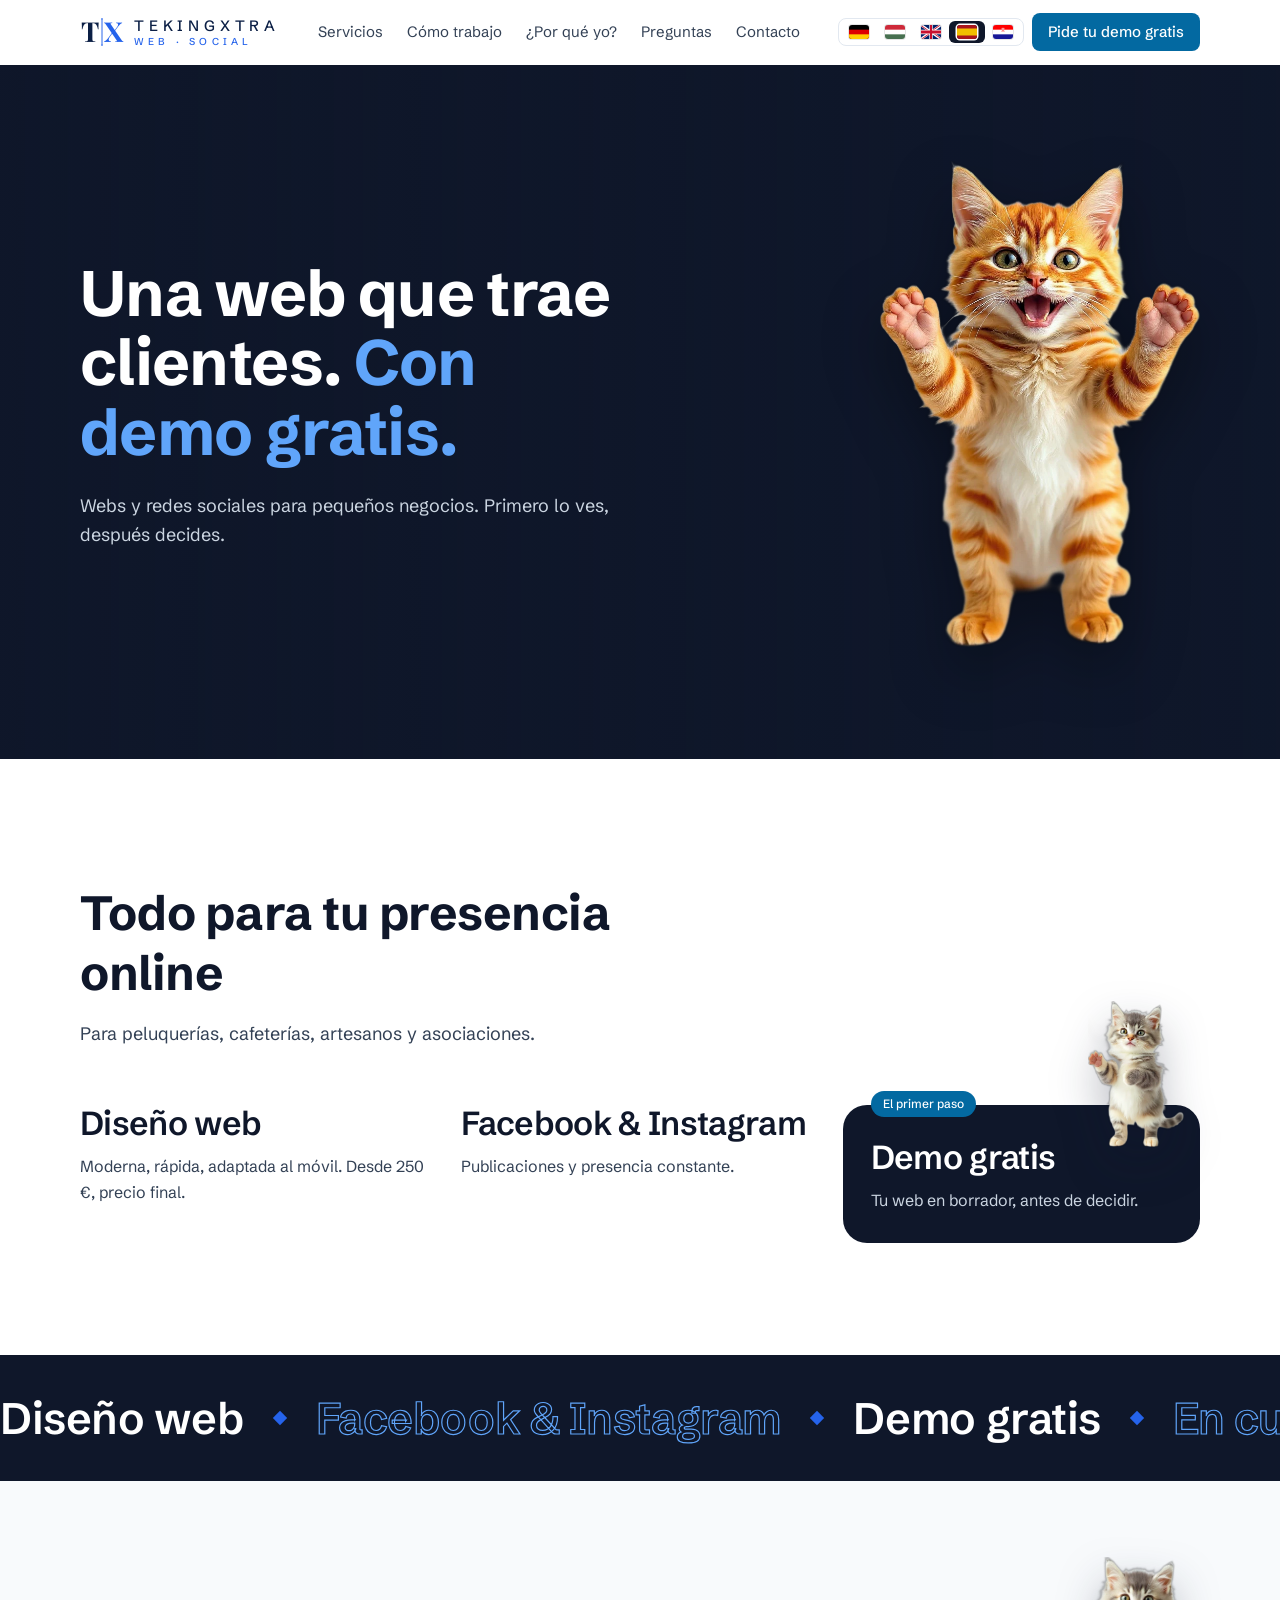
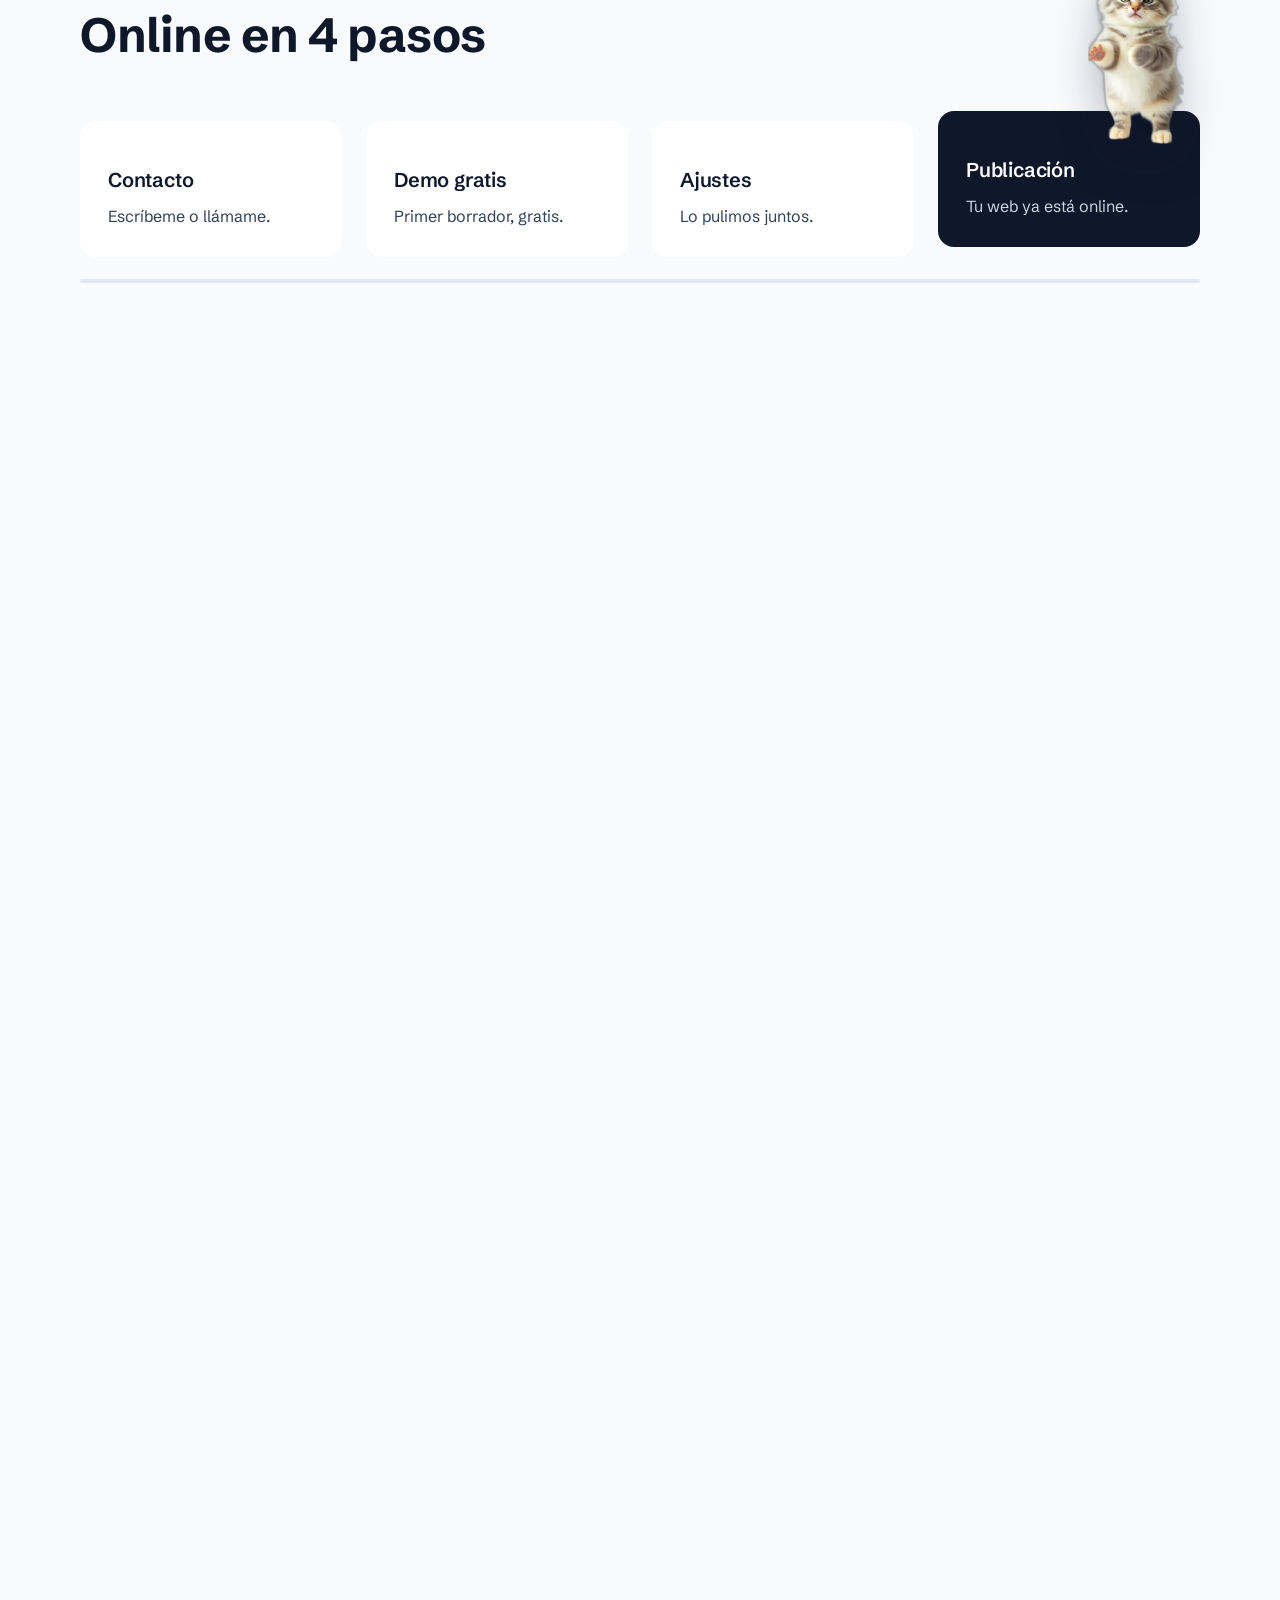
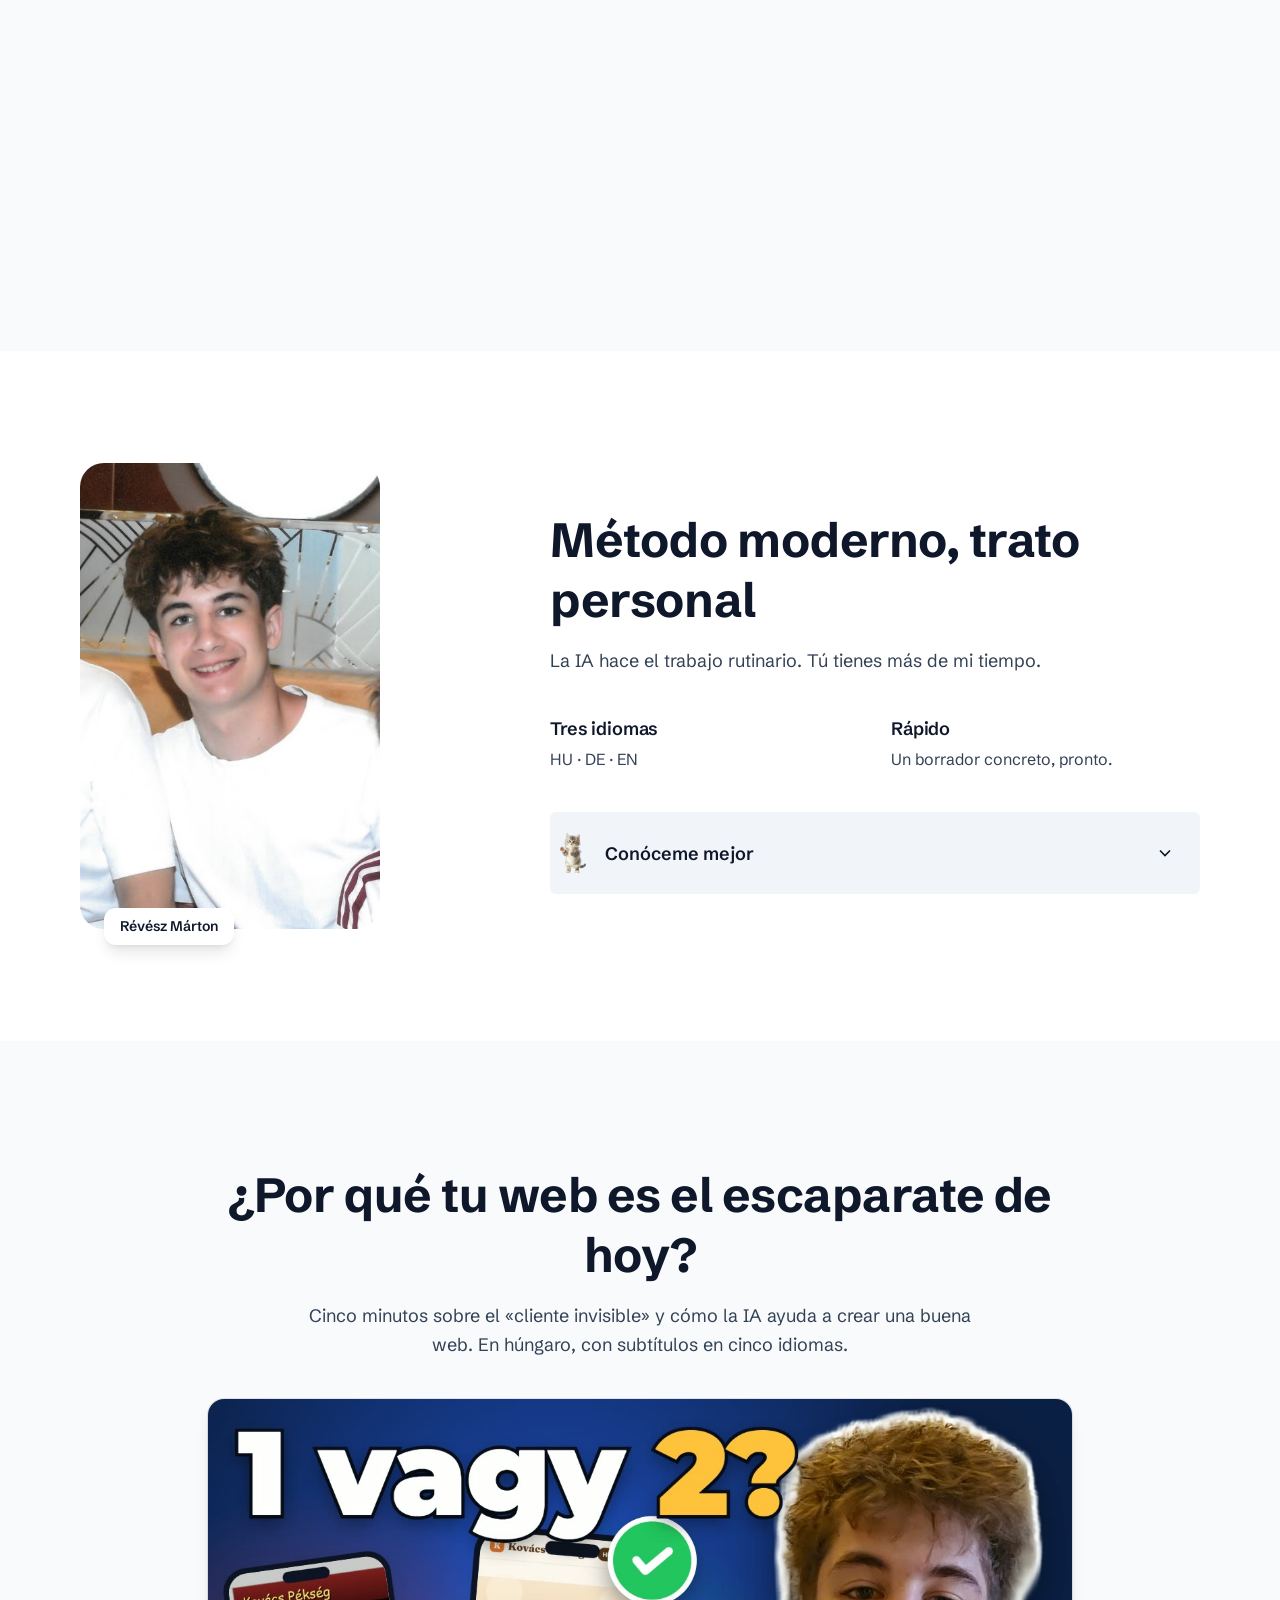
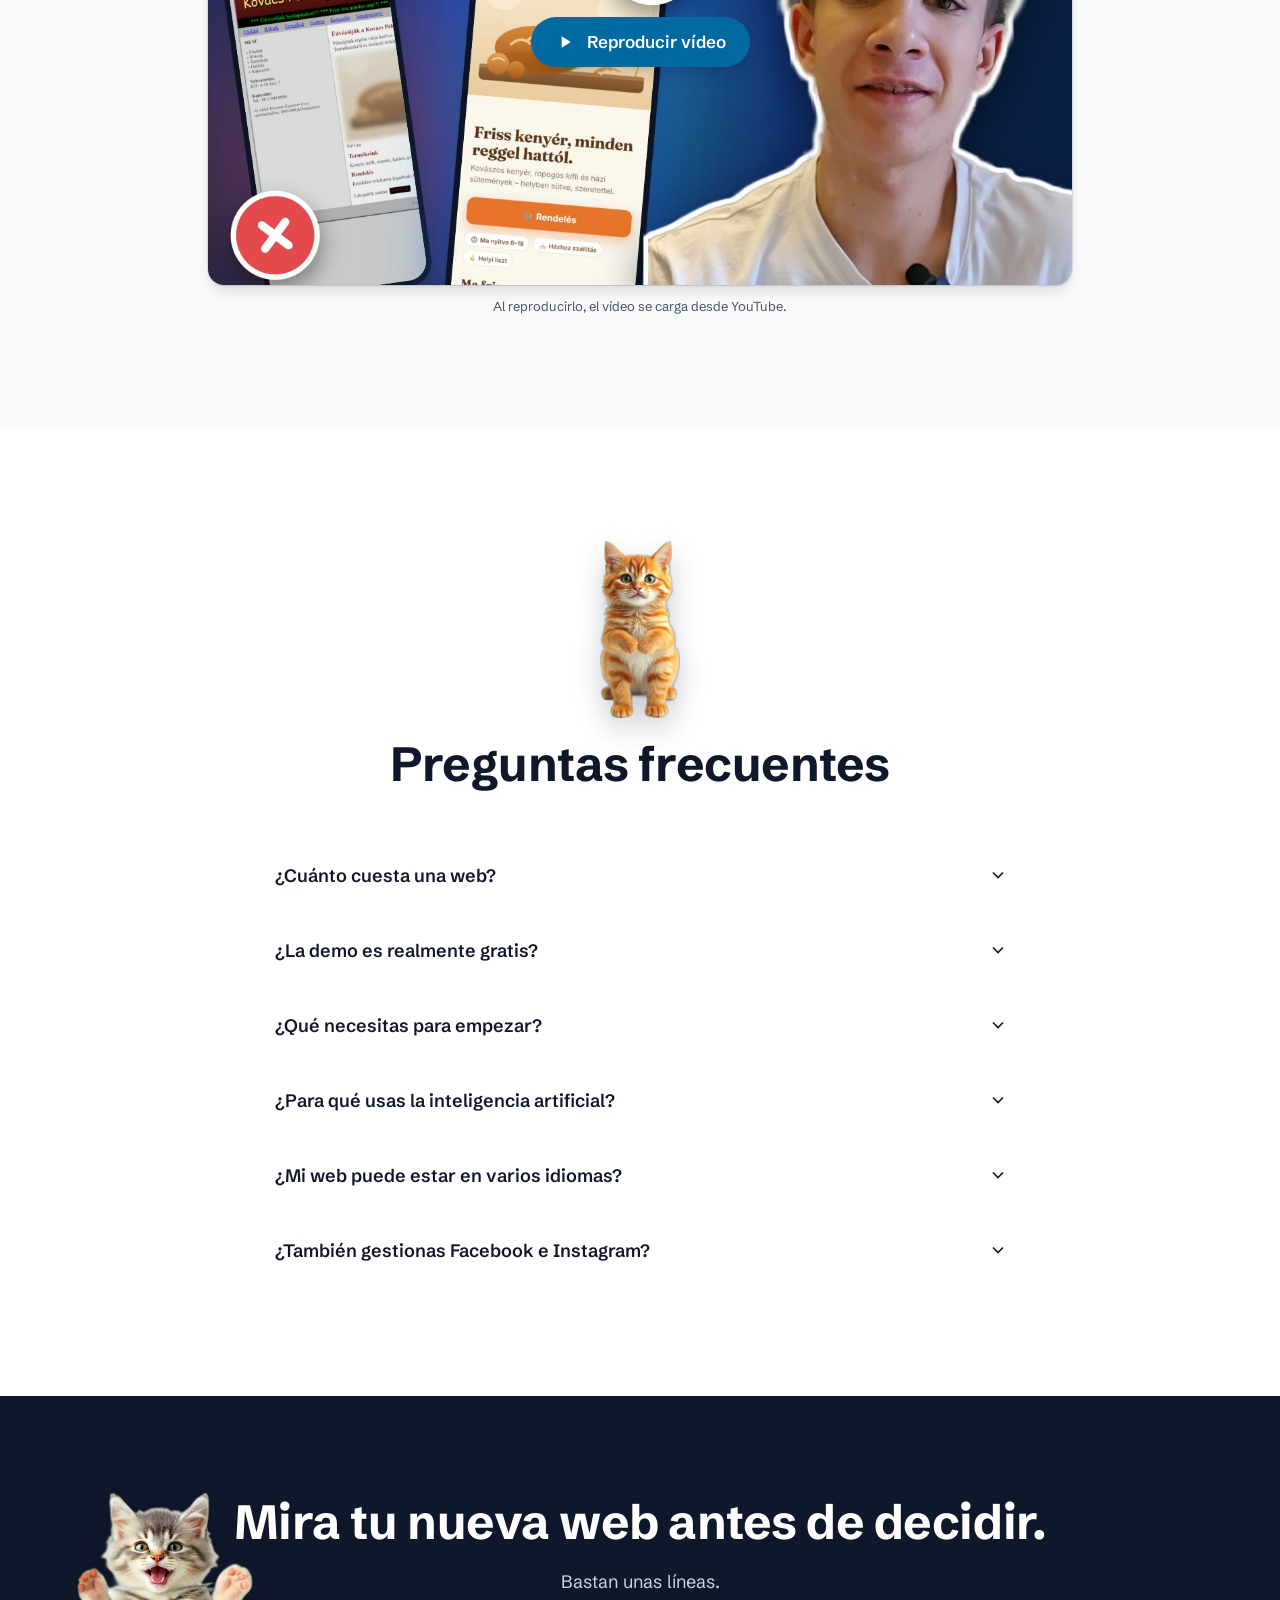
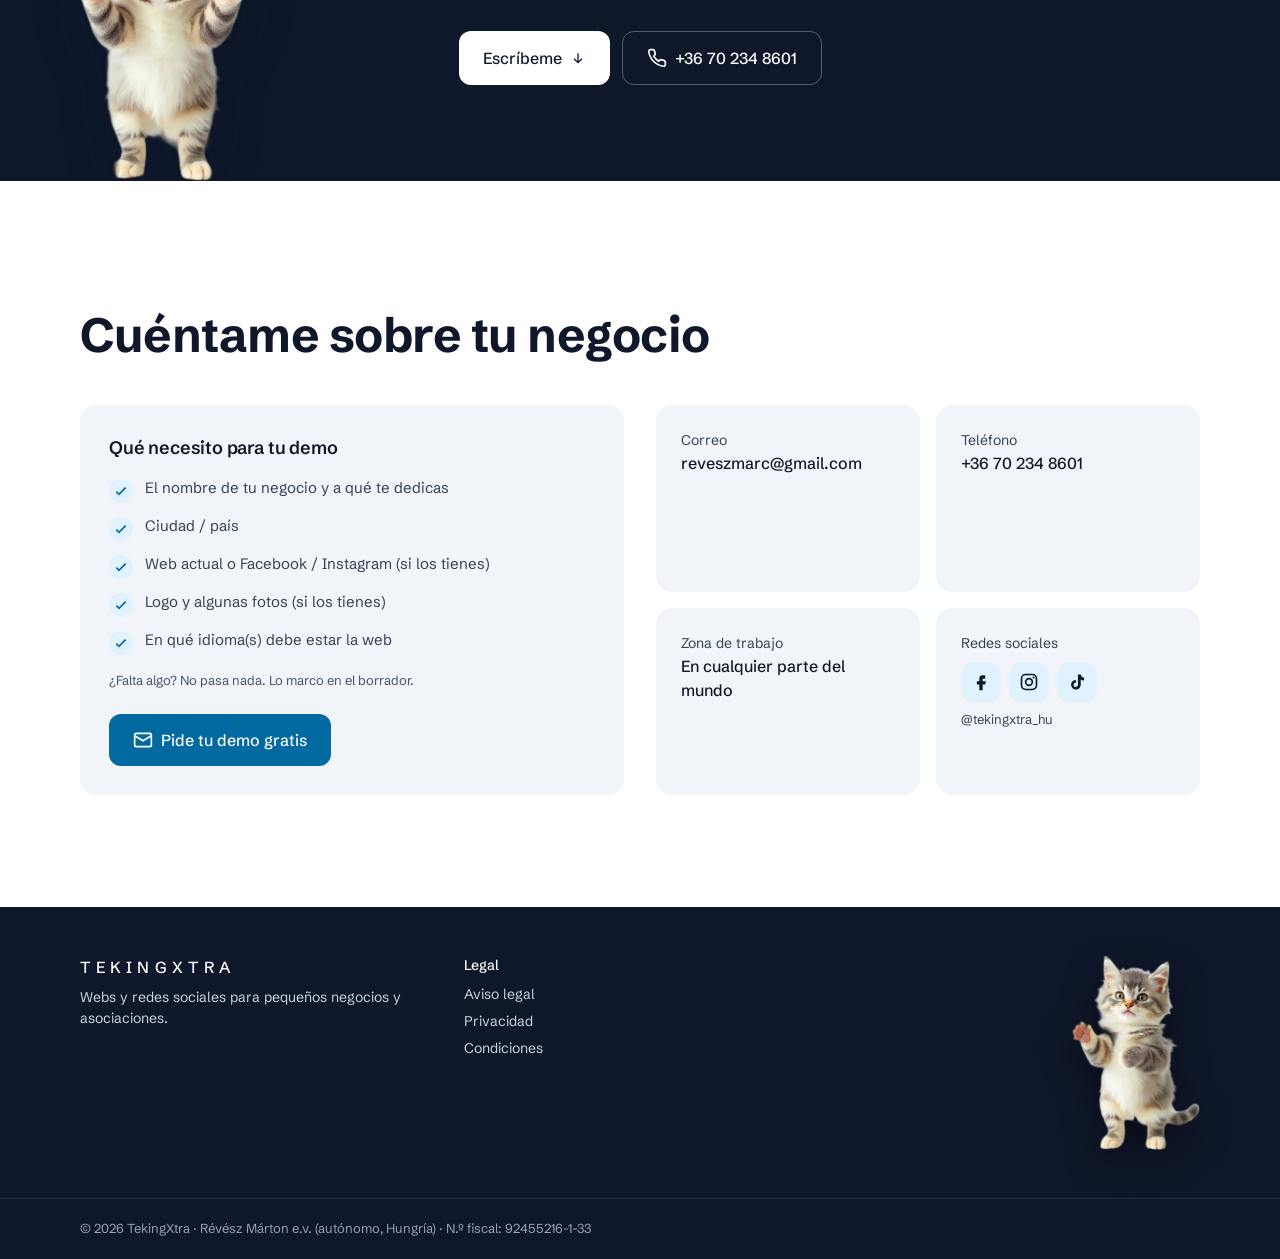
<file: es/index.html>
<!DOCTYPE html>
<html lang="es" class="scroll-smooth">
<head>
<meta charset="UTF-8">
<meta name="viewport" content="width=device-width, initial-scale=1">
<title>TekingXtra – Webs y redes sociales para pequeños negocios</title>
<link rel="canonical" href="https://tekingxtra.com/es/">
<link rel="alternate" hreflang="de" href="https://tekingxtra.com/">
<link rel="alternate" hreflang="hu" href="https://tekingxtra.com/hu/">
<link rel="alternate" hreflang="en" href="https://tekingxtra.com/en/">
<link rel="alternate" hreflang="es" href="https://tekingxtra.com/es/">
<link rel="alternate" hreflang="hr" href="https://tekingxtra.com/hr/">
<link rel="alternate" hreflang="x-default" href="https://tekingxtra.com/">
<meta property="og:url" content="https://tekingxtra.com/es/">
<meta property="og:locale" content="es_ES">
<meta property="og:title" content="TekingXtra – Webs y redes sociales para pequeños negocios">
<meta property="og:description" content="Webs modernas y gestión de Facebook e Instagram para pequeños negocios y asociaciones de todo el mundo, con demo gratis.">
<meta property="og:type" content="website">
<meta property="og:image" content="https://tekingxtra.com/assets/tekingxtra-logo.png">
<link rel="icon" type="image/png" href="/assets/tekingxtra-logo.png">
<meta name="description" content="Webs modernas y gestión de Facebook e Instagram para pequeños negocios y asociaciones de todo el mundo, con demo gratis.">
<link rel="preconnect" href="https://fonts.googleapis.com">
<link rel="preconnect" href="https://fonts.gstatic.com" crossorigin>
<link href="https://fonts.googleapis.com/css2?family=Playfair+Display:wght@700&display=swap" rel="stylesheet">
<link href="https://fonts.googleapis.com/css2?family=Schibsted+Grotesk:wght@400;500;600;700;800&display=swap" rel="stylesheet">
<link rel="stylesheet" href="/assets/site.css">
<style>
  body { font-family: 'Schibsted Grotesk', sans-serif; }
  h1, h2, h3, .font-heading { font-family: 'Schibsted Grotesk', sans-serif; letter-spacing: -0.01em; }
  :focus-visible { outline: 2px solid #0369A1; outline-offset: 2px; border-radius: 6px; }
  .missing { border: 1.5px dashed #D97706; background: #FFFBEB; color: #92400E; border-radius: 6px; padding: 0 .4em; font-weight: 500; white-space: normal; }
  .missing-block { border: 2px dashed #D97706; background: repeating-linear-gradient(135deg,#FFFBEB 0 12px,#FEF3C7 12px 24px); color: #92400E; }
  .grad-text { color: #2563EB; }
  .bg-navy .grad-text { color: #60A5FA; }
  .glow { position:absolute; border-radius:9999px; filter: blur(70px); opacity:.35; animation: drift 18s ease-in-out infinite alternate; pointer-events:none; }
  @keyframes drift { from { transform: translate(0,0) scale(1);} to { transform: translate(40px,-30px) scale(1.12);} }
  .reveal { opacity: 0; transform: translateY(16px); transition: opacity .6s ease, transform .6s ease; }
  .reveal.in { opacity: 1; transform: none; }
  details summary::-webkit-details-marker { display:none; }
  details[open] .chev { transform: rotate(180deg); }
  @media (prefers-reduced-motion: reduce) {
    *, *::before, *::after { animation: none !important; transition: none !important; scroll-behavior: auto !important; }
    .reveal { opacity: 1; transform: none; }
    .cta-video { display: none; }
  }
  .cta-video { animation: vdrift 6s ease-in-out 1 forwards; transform-origin: 60% 50%; }
  @keyframes vdrift { from { transform: scale(1.08) translate3d(-3%, 1%, 0); } to { transform: scale(1.22) translate3d(3%, -2%, 0); } }
  
  details.reveal { overflow: hidden; border-left: 3px solid transparent; padding-left: 0; transition: border-color .3s ease, padding-left .3s ease, background-color .3s ease; border-radius: 6px; }
  details.reveal[open] { border-left-color: #0369A1; padding-left: 14px; background-color: rgba(3,105,161,.04); }
  details.reveal > p { opacity: 0; transform: translateY(-6px); transition: opacity .35s ease .05s, transform .35s cubic-bezier(.2,.8,.2,1) .05s; }
  details.reveal[open] > p { opacity: 1; transform: none; }
  details .chev { transition: transform .35s cubic-bezier(.34,1.56,.64,1) !important; }
  
  .mascot { position: absolute; pointer-events: none; user-select: none; filter: drop-shadow(0 18px 22px rgba(15,23,42,.28)); z-index: 5; }
  .mascot-float { animation: mfloat 4.5s ease-in-out infinite; }
  @keyframes mfloat { 0%,100% { transform: translateY(0) rotate(-1deg); } 50% { transform: translateY(-10px) rotate(1.5deg); } }
  .mascot-peek { transform: translateY(30%) rotate(8deg); opacity: 0; transition: transform .6s cubic-bezier(.34,1.56,.64,1), opacity .4s ease; }
  .in .mascot-peek, .in.mascot-peek { transform: translateY(0) rotate(0); opacity: 1; }
  .group:hover .mascot-wave { animation: mwave .9s ease-in-out 2; transform-origin: 70% 90%; }
  @keyframes mwave { 0%,100% { transform: rotate(0); } 25% { transform: rotate(-7deg); } 75% { transform: rotate(6deg); } }
  .mascot-jump.in, .in .mascot-jump { animation: mjump 1.1s cubic-bezier(.34,1.56,.64,1) .2s 1 both; }
  @keyframes mjump { 0% { transform: translateY(40px) scale(.9); opacity: 0; } 55% { transform: translateY(-18px) scale(1.04); opacity: 1; } 100% { transform: translateY(0) scale(1); opacity: 1; } }
  @media (prefers-reduced-motion: reduce) { .mascot, .mascot * { animation: none !important; transition: none !important; opacity: 1 !important; transform: none !important; } }
  
  .footer-cat { transform-origin: 60% 95%; animation: fcat 6s ease-in-out infinite; }
  @keyframes fcat { 0%,100% { transform: translateY(0) rotate(0); } 12% { transform: translateY(-6px) rotate(-6deg); } 18% { transform: translateY(-6px) rotate(5deg); } 24% { transform: translateY(-6px) rotate(-5deg); } 30% { transform: translateY(0) rotate(0); } 60% { transform: translateY(-10px) rotate(1deg); } }
  @media (prefers-reduced-motion: reduce) { .footer-cat { animation: none; } }
  
  .side-deco { display: none; position: fixed; top: 0; bottom: 0; width: calc((100vw - 72rem) / 2 - 24px); pointer-events: none; z-index: 1; overflow: hidden; }
  .side-left { left: 0; } .side-right { right: 0; }
  @media (min-width: 1400px) { .side-deco { display: block; } }
  .side-deco > * { position: absolute; will-change: transform; }
  .sd-dots { inset: 0; background-image: radial-gradient(rgba(37,99,235,.22) 1px, transparent 1.4px); background-size: 22px 22px; -webkit-mask-image: linear-gradient(to bottom, transparent, #000 20%, #000 80%, transparent); mask-image: linear-gradient(to bottom, transparent, #000 20%, #000 80%, transparent); opacity: .55; }
  .side-left .sd-dots { -webkit-mask-image: linear-gradient(90deg, #000, transparent 85%); mask-image: linear-gradient(90deg, #000, transparent 85%); }
  .side-right .sd-dots { -webkit-mask-image: linear-gradient(270deg, #000, transparent 85%); mask-image: linear-gradient(270deg, #000, transparent 85%); }
  .sd-orb { width: 260px; height: 260px; border-radius: 9999px; filter: blur(60px); opacity: .22; animation: sdOrb 22s ease-in-out infinite alternate; }
  .sd-orb-a { background: #2563EB; top: 12%; left: -80px; }
  .sd-orb-b { background: #2563EB; bottom: 8%; right: -90px; animation-duration: 28s; animation-delay: -9s; }
  .side-right .sd-orb-a { left: auto; right: -80px; } .side-right .sd-orb-b { right: auto; left: -90px; }
  @keyframes sdOrb { from { transform: translate(0,0) scale(1); } to { transform: translate(40px, 80px) scale(1.15); } }
  .sd-line { top: 18%; height: 64%; width: 12px; opacity: .45; stroke-dasharray: 600; stroke-dashoffset: 600; animation: sdDraw 3.5s ease-out .6s forwards, sdPulse 6s ease-in-out 4s infinite; }
  .side-left .sd-line { right: 28%; } .side-right .sd-line { left: 28%; }
  .sd-line path:first-child { stroke-dasharray: 600; stroke-dashoffset: 600; animation: sdDraw 3.5s ease-out .6s forwards; }
  @keyframes sdDraw { to { stroke-dashoffset: 0; } }
  @keyframes sdPulse { 0%,100% { opacity: .45; } 50% { opacity: .2; } }
  .sd-diamond { opacity: .5; }
  .sd-spin { animation: sdSpin 18s linear infinite; } .sd-rev { animation-direction: reverse; animation-duration: 26s; }
  .sd-float { animation: sdFloat 7s ease-in-out infinite; }
  @keyframes sdSpin { to { transform: rotate(360deg); } }
  @keyframes sdFloat { 0%,100% { transform: translateY(0) rotate(0); } 50% { transform: translateY(-18px) rotate(45deg); } }
  .sd-mono { bottom: 6%; font-family: 'Playfair Display', Georgia, serif; font-weight: 700; font-size: 140px; line-height: 1; color: transparent; -webkit-text-stroke: 1px rgba(37,99,235,.22); }
  .side-left .sd-mono { left: 18%; } .side-right .sd-mono { right: 18%; }
  @media (prefers-reduced-motion: reduce) { .side-deco * { animation: none !important; stroke-dashoffset: 0 !important; } }
  html, body { overflow-x: clip; }
  
  .legal-dlg { width: min(760px, calc(100vw - 32px)); max-height: calc(100dvh - 48px); padding: 0; border: 0; border-radius: 20px; box-shadow: 0 30px 80px rgba(2,6,23,.35); overflow: hidden; color: #334155; background: #fff; }
  .legal-dlg[open] { display: flex; flex-direction: column; animation: dlgIn .35s cubic-bezier(.16,1,.3,1); }
  .legal-dlg::backdrop { background: rgba(15,23,42,.72); }
  @keyframes dlgIn { from { opacity: 0; transform: translateY(16px) scale(.98); } to { opacity: 1; transform: none; } }
  html:has(.legal-dlg[open]) { overflow: hidden; }
  .legal-head { display: flex; align-items: center; justify-content: space-between; gap: 16px; padding: 18px 24px; border-bottom: 1px solid #E2E8F0; }
  .legal-head h2 { font-size: 22px; font-weight: 700; color: #0F172A; }
  .legal-x { width: 40px; height: 40px; border-radius: 9999px; font-size: 26px; line-height: 1; color: #334155; transition: background .2s, transform .2s; cursor: pointer; }
  .legal-x:hover { background: #F1F5F9; transform: rotate(90deg); }
  .legal-body { overflow-y: auto; padding: 8px 24px 28px; font-size: 15px; line-height: 1.65; }
  .legal-body [data-ll] { display: none; } .legal-body [data-ll].on { display: block; }
  .legal-body h3 { margin: 22px 0 6px; font-size: 16px; font-weight: 600; color: #0F172A; }
  .legal-body p, .legal-body li { margin: 6px 0; }
  .legal-body ul { padding-left: 0; list-style: none; }
  .legal-body a { color: #0369A1; text-decoration: underline; text-underline-offset: 2px; }
  .legal-lead { margin-top: 18px !important; font-size: 16px; color: #0F172A; font-weight: 500; }
  .legal-date { margin-top: 24px !important; font-size: 13px; color: #64748B; }
  
  .m-cta { transition: transform .18s cubic-bezier(.2,.8,.2,1); }
  .m-cta-arrow { animation: nudge 1.8s cubic-bezier(.2,.8,.2,1) infinite; }
  @keyframes nudge { 0%, 60%, 100% { transform: translateX(0); } 30% { transform: translateX(5px); } }
  .m-hero-cat { animation: catIn .9s cubic-bezier(.2,1.4,.4,1) .5s both, floaty 4s ease-in-out 1.4s infinite; }
  @keyframes catIn { from { opacity: 0; transform: translateY(40px) rotate(-12deg) scale(.6); } to { opacity: 1; transform: none; } }
  @keyframes floaty { 0%,100% { transform: translateY(0); } 50% { transform: translateY(-8px); } }
  
  a, button, summary { -webkit-tap-highlight-color: transparent; }
  a:active, button:active, summary:active { transform: scale(.97); }
  
  .hw { display: inline-block; opacity: 0; transform: translateY(.45em); animation: wordUp .7s cubic-bezier(.2,.8,.2,1) forwards; }
  @keyframes wordUp { to { opacity: 1; transform: none; } }
  
  .reveal { transition-delay: var(--d, 0ms); }
  @media (max-width: 767px) {
    header#top { border-bottom-color: transparent !important; }
    
    .m-services { gap: 44px; margin-top: 40px; }
    .m-services article { border: 0 !important; background: transparent !important; padding: 0 !important; box-shadow: none !important; }
    .m-services article > div:first-of-type { display: none; }
    .m-services article h3 { margin-top: 0; font-size: 30px; line-height: 1.1; letter-spacing: -.02em; }
    .m-services article p { font-size: 17px; }
    .m-services article.reveal { transform: translateX(-28px); }
    .m-services article.reveal.in { transform: none; }
    .m-services article:last-child { background: #0F172A !important; padding: 34px 24px 28px !important; border-radius: 24px; margin: 8px -4px 0; }
    .m-services article:last-child h3 { color: #fff; }
    .m-services article:last-child p { color: #CBD5E1; }
    .m-services article:last-child > span.absolute { top: -14px; left: 24px; }
    
    .m-steps { display: flex !important; overflow-x: auto; scroll-snap-type: x mandatory; gap: 12px; margin: 32px -16px 0; padding: 4px 16px 16px; scrollbar-width: none; }
    .m-steps::-webkit-scrollbar { display: none; }
    .m-steps > li { flex: 0 0 76%; scroll-snap-align: start; border: 0 !important; padding: 28px 24px !important; min-height: 190px;
      transition: transform .45s cubic-bezier(.2,.8,.2,1), opacity .45s ease, background-color .45s ease !important; }
    .m-steps > li > span:first-child { display: none; }
    .m-steps > li h3 { margin-top: 0; font-size: 24px; letter-spacing: -.01em; }
    .m-steps > li p { font-size: 16px; }
    .m-steps > li.reveal.in:not(.on) { transform: scale(.93); opacity: .55; }
    .m-steps > li.on { background: #0F172A !important; }
    .m-steps > li.on h3 { color: #fff; } .m-steps > li.on p { color: #CBD5E1; }
    
    .m-why > div > div:first-child { display: none; }
    .m-why h3 { font-size: 22px; }
    #warum figure .relative.overflow-hidden { box-shadow: none; }
    
    .m-flat, #kontakt .rounded-2xl.border { border-color: transparent !important; background-color: #F1F5F9 !important; }
    .m-flat summary > span > img { width: 44px; height: 44px; }
    #kontakt .auto-rows-fr { grid-auto-rows: auto; height: auto; }
    #kontakt .auto-rows-fr > * { padding: 20px !important; }
    #kontakt .auto-rows-fr p.mt-4 { margin-top: 10px; }
  }
  @media (prefers-reduced-motion: reduce) {
    .hw { opacity: 1; transform: none; animation: none; }
    .m-cta-arrow, .m-hero-cat { animation: none; }
    .m-steps > li.reveal.in:not(.on) { transform: none; opacity: 1; }
  }
  
  .m-deco { display: none; }
  @media (max-width: 767px) {
    .m-deco-host { position: relative; overflow: hidden; }
    .m-deco-host > :not(.m-deco) { position: relative; z-index: 1; }
    .m-deco { display: block; position: absolute; inset: 0; z-index: 0; pointer-events: none; }
    .m-deco > * { position: absolute; will-change: transform; }
    .md-mono { font-family: 'Playfair Display', Georgia, serif; font-weight: 700; font-size: 230px; line-height: 1; color: transparent;
      -webkit-text-stroke: 1.2px rgba(37,99,235,.16); animation: mdBreath 9s ease-in-out infinite; }
    .m-deco.dark .md-mono { -webkit-text-stroke-color: rgba(147,197,253,.16); }
    .md-dots { width: 150px; height: 150px; background-image: radial-gradient(rgba(37,99,235,.28) 1.2px, transparent 1.6px); background-size: 16px 16px;
      -webkit-mask-image: radial-gradient(circle, #000 35%, transparent 72%); mask-image: radial-gradient(circle, #000 35%, transparent 72%);
      animation: mdDrift 14s ease-in-out infinite alternate; }
    .m-deco.dark .md-dots { background-image: radial-gradient(rgba(147,197,253,.3) 1.2px, transparent 1.6px); }
    .md-dia { opacity: .55; }
    .md-line { width: 12px; height: 180px; opacity: .45; }
    .md-line path:first-child { stroke-dasharray: 200; stroke-dashoffset: 200; }
    .m-deco.on .md-line path:first-child { animation: sdDraw 2.4s cubic-bezier(.2,.8,.2,1) .2s forwards; }
    .md-orb { width: 200px; height: 200px; border-radius: 9999px; background: #2563EB; opacity: .10; filter: blur(50px); animation: sdOrb 20s ease-in-out infinite alternate; }
    .m-deco.dark .md-orb { opacity: .22; }
    
    .m-deco > * { opacity: 0; transition: opacity 1.2s ease; }
    .m-deco.on > * { opacity: 1; }
    .m-deco.on > .md-dia { opacity: .55; }
    .m-deco.on > .md-line { opacity: .45; }
    .m-deco.on > .md-orb { opacity: .10; } .m-deco.dark.on > .md-orb { opacity: .22; }
  }
  @keyframes mdBreath { 0%,100% { scale: 1; rotate: -3deg; } 50% { scale: 1.07; rotate: 3deg; } }
  @keyframes mdDrift { from { transform: translate(0,0) rotate(0); } to { transform: translate(34px,-26px) rotate(8deg); } }
  @media (prefers-reduced-motion: reduce) { .m-deco * { animation: none !important; } .md-line path:first-child { stroke-dashoffset: 0; } }
  
  .reveal .h-rise { clip-path: inset(0 0 100% 0); transform: translateY(.35em); transition: clip-path .9s cubic-bezier(.2,.8,.2,1) .08s, transform .9s cubic-bezier(.2,.8,.2,1) .08s; }
  .reveal.in .h-rise { clip-path: inset(-20% -5% -20% -5%); transform: none; }
  
  .pop.reveal { transform: translateY(12px) scale(.86); transition: opacity .5s ease, transform .6s cubic-bezier(.2,1.5,.4,1); transition-delay: var(--d, 0ms); }
  .pop.reveal.in { transform: none; }
  
  .reveal.in > svg.text-cta:first-child, .reveal.in > div > svg.text-cta { animation: nod .7s cubic-bezier(.2,.8,.2,1) .35s both; }
  @keyframes nod { 0% { transform: rotate(0) scale(1); } 35% { transform: rotate(-14deg) scale(1.18); } 70% { transform: rotate(8deg) scale(1.05); } 100% { transform: none; } }
  
  .shine { position: relative; overflow: hidden; isolation: isolate; }
  .shine::after { content: ''; position: absolute; top: 0; bottom: 0; left: -60%; width: 40%; z-index: -1; pointer-events: none;
    background: linear-gradient(105deg, transparent, rgba(255,255,255,.45), transparent); transform: skewX(-18deg); animation: shine 5.5s ease-in-out 2s infinite; }
  .m-cta.shine::after { background: linear-gradient(105deg, transparent, rgba(37,99,235,.18), transparent); }
  @keyframes shine { 0%, 70% { left: -60%; } 100% { left: 130%; } }
  
  .mascot-float { animation: mfloat 4.5s ease-in-out infinite, sway 7s ease-in-out infinite; }
  @keyframes sway { 0%,100% { rotate: -2.5deg; } 50% { rotate: 2.5deg; } }
  @media (prefers-reduced-motion: reduce) {
    .reveal .h-rise, .pop.reveal { clip-path: none; transform: none; transition: none; }
    .shine::after, .reveal.in > svg.text-cta:first-child, .reveal.in > div > svg.text-cta { animation: none; }
    .mascot-float { animation: none; }
  }
  
  .burger { display: block; position: relative; width: 24px; height: 18px; }
  .burger i { position: absolute; left: 0; width: 24px; height: 2px; border-radius: 2px; background: #0F172A;
    transition: transform .45s cubic-bezier(.7,0,.2,1), opacity .25s ease, top .45s cubic-bezier(.7,0,.2,1), width .3s ease; }
  .burger i:nth-child(1) { top: 0; } .burger i:nth-child(2) { top: 8px; width: 16px; } .burger i:nth-child(3) { top: 16px; }
  #menuBtn:hover .burger i:nth-child(2) { width: 24px; }
  #menuBtn.open .burger i:nth-child(1) { top: 8px; transform: rotate(45deg); }
  #menuBtn.open .burger i:nth-child(2) { opacity: 0; transform: translateX(10px); }
  #menuBtn.open .burger i:nth-child(3) { top: 8px; transform: rotate(-45deg); }
  .mnav { position: absolute; left: 0; right: 0; top: 100%; height: calc(100dvh - var(--hh, 64px)); overflow-y: auto; background: #0F172A;
    clip-path: circle(0px at calc(100% - 36px) -32px); visibility: hidden; transition: clip-path .7s cubic-bezier(.7,0,.2,1), visibility 0s linear .7s; }
  .mnav.open { clip-path: circle(160% at calc(100% - 36px) -32px); visibility: visible; transition: clip-path .75s cubic-bezier(.7,0,.2,1), visibility 0s; }
  .mnav-in { position: relative; z-index: 1; }
  .mnav a { opacity: 0; transform: translateY(26px); transition: opacity .45s ease, transform .6s cubic-bezier(.2,.8,.2,1), color .2s ease; }
  .mnav a:not(.bg-cta) { color: #fff; font-family: 'Schibsted Grotesk', system-ui, sans-serif; font-size: 34px; font-weight: 600; letter-spacing: -.02em; line-height: 1.15; padding: 10px 0; }
  .mnav a:not(.bg-cta):active, .mnav a:not(.bg-cta):hover { color: #60A5FA; }
  .mnav a.bg-cta { margin-top: 28px; font-size: 17px; padding: 16px 20px; border-radius: 9999px; background: #fff; color: #0F172A; }
  .mnav.open a { opacity: 1; transform: none; }
  .mnav.open a:nth-child(1) { transition-delay: .18s; } .mnav.open a:nth-child(2) { transition-delay: .24s; } .mnav.open a:nth-child(3) { transition-delay: .30s; }
  .mnav.open a:nth-child(4) { transition-delay: .36s; } .mnav.open a:nth-child(5) { transition-delay: .42s; } .mnav.open a:nth-child(6) { transition-delay: .48s; }
  .mnav.open a:nth-child(7) { transition-delay: .54s; }
  .mnav-mono { position: absolute; right: -40px; bottom: -40px; font-family: 'Playfair Display', Georgia, serif; font-weight: 700; font-size: 300px; line-height: 1;
    color: transparent; -webkit-text-stroke: 1.2px rgba(147,197,253,.18); opacity: 0; transform: translateY(40px) rotate(-6deg); transition: opacity .8s ease .3s, transform 1.1s cubic-bezier(.2,.8,.2,1) .3s; pointer-events: none; }
  .mnav.open .mnav-mono { opacity: 1; transform: none; animation: mdBreath 9s ease-in-out 1.4s infinite; }
  .mnav-dia { position: absolute; left: 24px; bottom: 120px; width: 22px; height: 22px; border: 1.3px solid rgba(147,197,253,.5); transform: rotate(45deg); opacity: 0; transition: opacity .6s ease .5s; pointer-events: none; }
  .mnav.open .mnav-dia { opacity: 1; animation: sdSpin 14s linear infinite; }
  html.menu-open { overflow: hidden; }
  html.menu-open #top { background: #fff; }
  @media (prefers-reduced-motion: reduce) { .mnav, .mnav a, .burger i { transition: none !important; } .mnav.open .mnav-mono, .mnav.open .mnav-dia { animation: none; } }
  
  @property --ang { syntax: '<angle>'; inherits: false; initial-value: 0deg; }
  
  @media (min-width: 768px) { html.fx-pinSteps #ablauf { height: 230vh; overflow: clip; }
    html.fx-pinSteps #ablauf > .max-w-6xl { position: sticky; top: calc(var(--hh, 64px) + 28px); }
    html.fx-pinSteps .m-steps > li { transition: transform .55s cubic-bezier(.2,.8,.2,1), background-color .55s ease, opacity .55s ease !important; }
    html.fx-pinSteps .m-steps > li.on { background: #0F172A; transform: translateY(-10px); }
    html.fx-pinSteps .m-steps > li.on h3 { color: #fff; } html.fx-pinSteps .m-steps > li.on p { color: #CBD5E1; } html.fx-pinSteps .m-steps > li.on .grad-text { color: #60A5FA; } }
  .fx-steps-bar { display: none; }
  @media (max-width: 767px) { html.fx-pinSteps .fx-steps-bar { display: none !important; } }
  html.fx-pinSteps .fx-steps-bar { display: block; height: 4px; border-radius: 9999px; background: #E2E8F0; margin-top: 22px; overflow: hidden; }
  html.fx-pinSteps .fx-steps-bar > i { display: block; height: 100%; width: 0; border-radius: inherit; background: #2563EB; position: relative; overflow: hidden; }
  html.fx-pinSteps .fx-steps-bar > i::after { content: ''; position: absolute; inset: 0; width: 40%; background: linear-gradient(90deg, transparent, rgba(255,255,255,.8), transparent); animation: barGlint 1.6s linear infinite; }
  @keyframes barGlint { from { transform: translateX(-100%); } to { transform: translateX(300%); } }
  
  .fx-pill { display: none; }
  @media (max-width: 767px) {
    html.fx-stickyCta .fx-pill { display: inline-flex; position: fixed; left: 50%; bottom: 18px; z-index: 30; align-items: center; gap: 8px; white-space: nowrap;
      background: #0F172A; color: #fff; font-weight: 600; font-size: 15px; padding: 14px 22px; border-radius: 9999px; box-shadow: 0 12px 30px -10px rgba(15,23,42,.6);
      transform: translate(-50%, 140%); transition: transform .55s cubic-bezier(.2,1.2,.3,1); }
    html.fx-stickyCta .fx-pill.show { transform: translate(-50%, 0); }
    html.fx-stickyCta .fx-pill.shine::after { background: linear-gradient(105deg, transparent, rgba(255,255,255,.35), transparent); }
  }
  
  .fx-prog { display: none; }
  html.fx-progress .fx-prog { display: block; position: absolute; left: 0; right: 0; bottom: -1px; height: 3px; pointer-events: none; }
  html.fx-progress .fx-prog > i { display: block; height: 100%; width: 100%; transform-origin: 0 50%; transform: scaleX(0); background: #2563EB; }
  html.fx-progress .fx-prog > i::after { content: ''; position: absolute; top: 0; bottom: 0; width: 60px; right: 0; background: radial-gradient(closest-side, rgba(255,255,255,.95), transparent); }
  
  .fx-band { display: none; }
  html.fx-marquee .fx-band { display: block; position: relative; z-index: 2; overflow: hidden; background: #0F172A; padding: 22px 0; }
  .fx-track { display: flex; width: max-content; animation: marq 38s linear infinite; }
  .fx-track span { display: inline-flex; align-items: center; gap: 28px; padding-right: 28px; color: #fff; font-family: 'Schibsted Grotesk', system-ui, sans-serif; font-weight: 600; font-size: 30px; letter-spacing: -.01em; white-space: nowrap; }
  .fx-track span:nth-child(even) { color: transparent; -webkit-text-stroke: 1.2px #60A5FA; }
  .fx-track svg { width: 16px; height: 16px; flex: none; }
  @keyframes marq { to { transform: translateX(-50%); } }
  @media (min-width: 768px) { .fx-track span { font-size: 44px; } html.fx-marquee .fx-band { padding: 30px 0; } }
  
  html.fx-spotlight .fx-spot { position: relative; }
  html.fx-spotlight .fx-spot::after { content: ''; position: absolute; inset: 0; border-radius: inherit; pointer-events: none; opacity: 0; transition: opacity .35s ease;
    background: radial-gradient(260px circle at var(--mx, 50%) var(--my, 50%), rgba(37,99,235,.14), transparent 70%); }
  html.fx-spotlight .fx-spot:hover::after, html.fx-spotlight .fx-spot.tap::after { opacity: 1; }
  @media (prefers-reduced-motion: reduce) {
    html.fx-pinSteps #ablauf { height: auto; } html.fx-pinSteps #ablauf > .max-w-6xl { position: relative; top: 0; }
    .fx-track, html.fx-ring .fx-ringed::before, html.fx-textShine #ctaBand h2 { animation: none !important; }
  }
  .lang-btn .fx-flag { transition: transform .25s cubic-bezier(.2,1.4,.4,1); }
  .lang-btn:hover .fx-flag { transform: scale(1.12) rotate(-4deg); }
  .lang-btn.bg-navy .fx-flag { box-shadow: 0 0 0 1.5px #fff; }
  @media (max-width: 639px) { .lang-btn { padding: 5px 4px !important; } .lang-btn .fx-flag { width: 20px; height: 14px; } }
  
  .m-services article { border: 0 !important; background: transparent !important; box-shadow: none !important; padding: 0 !important; }
  .m-services article > div:first-of-type { display: none; }
  .m-services article h3 { margin-top: 0; letter-spacing: -.02em; line-height: 1.1; font-size: clamp(26px, 2.6vw, 34px); }
  .m-services article:last-child { background: #0F172A !important; border-radius: 24px; padding: 34px 28px 30px !important; }
  .m-services article:last-child h3 { color: #fff; } .m-services article:last-child p { color: #CBD5E1; }
  .m-services article:last-child > span.absolute { top: -14px; left: 28px; }
  .m-steps > li { border: 0 !important; }
  .m-steps > li > span:first-child { display: none; }
  .m-why > div > div:first-child { display: none; }
  #kontakt .auto-rows-fr > * > svg:first-child { display: none; }
  #kontakt .auto-rows-fr > * > p:first-of-type { margin-top: 0; }
  .m-flat, #kontakt .rounded-2xl.border { border-color: transparent !important; background-color: #F1F5F9 !important; }
  .sd-orb, .md-orb { display: none !important; }
  .hero-cat-big { filter: drop-shadow(0 24px 30px rgba(0,0,0,.35)); animation: catIn .9s cubic-bezier(.2,1.4,.4,1) .4s both, floaty 4.5s ease-in-out 1.4s infinite; }
  @media (prefers-reduced-motion: reduce) { .hero-cat-big { animation: none; } }
  .cta-video { filter: grayscale(1) sepia(1) hue-rotate(178deg) saturate(2.4) brightness(.9); } 
  header#top nav a, header#top a.bg-cta { white-space: nowrap; }
  @media (min-width: 1024px) and (max-width: 1279px) {  header#top nav { gap: 18px; font-size: 14px; } .lang-btn span { display: none; } }
  
  .legal-note { margin: 16px 0 0; padding: 10px 14px; border-radius: 10px; background: #F1F5F9; font-size: 14px; color: #0F172A; }
  @media (min-width: 640px) and (max-width: 1439px) { .lang-btn span { display: none; } }
  @media (max-width: 639px) {
    .lang-wrap { position: relative; width: 38px; height: 34px; }
    .lang-btn.bg-navy { order: -1; }
    #langGroup { position: absolute; right: 0; top: 0; flex-direction: column; gap: 2px; background: #fff; z-index: 60; }
    #langGroup .lang-btn { padding: 6px 7px !important; }
    #langGroup .lang-btn:not(.bg-navy) { display: none; }
    .lang-wrap.open #langGroup { box-shadow: 0 14px 30px -10px rgba(15,23,42,.35); }
    .lang-wrap.open #langGroup .lang-btn { display: inline-flex; animation: langIn .25s cubic-bezier(.2,.8,.2,1) both; }
    .lang-wrap.open #langGroup .lang-btn:nth-child(2) { animation-delay: .03s; } .lang-wrap.open #langGroup .lang-btn:nth-child(3) { animation-delay: .06s; }
    .lang-wrap.open #langGroup .lang-btn:nth-child(4) { animation-delay: .09s; } .lang-wrap.open #langGroup .lang-btn:nth-child(5) { animation-delay: .12s; }
  }
  @keyframes langIn { from { opacity: 0; transform: translateY(-6px); } to { opacity: 1; transform: none; } }
</style>
<script type="application/ld+json">
{"@context":"https://schema.org","@type":"ProfessionalService","name":"TekingXtra","url":"https://tekingxtra.com/","logo":"https://tekingxtra.com/assets/tekingxtra-logo.png","image":"https://tekingxtra.com/assets/tekingxtra-logo.png","description":"Websites und Social Media für kleine Unternehmen, mit kostenloser Demo.","founder":{"@type":"Person","name":"Márton Révész"},"email":"reveszmarc@gmail.com","telephone":"+36 70 234 8601","address":{"@type":"PostalAddress","streetAddress":"Józsefhegyi utca 8.","postalCode":"2045","addressLocality":"Törökbálint","addressCountry":"HU"},"areaServed":"Worldwide","availableLanguage":["de","hu","en","es","hr"],"priceRange":"ab 250 €","sameAs":["https://www.facebook.com/tekingxtra","https://www.instagram.com/tekingxtra_hu/","https://www.tiktok.com/@tekingxtra_hu"]}
</script></head>
<body class="bg-paper text-ink antialiased">
<div class="side-deco side-left" aria-hidden="true">
  <div class="sd-dots"></div>
  <div class="sd-orb sd-orb-a"></div>
  <div class="sd-orb sd-orb-b"></div>
  <svg class="sd-line" viewBox="0 0 12 600" preserveAspectRatio="none"><path d="M6 6v588" stroke="#2563EB" stroke-width="1.2" fill="none"/><path d="M6 0l4 4-4 4-4-4z M6 592l4 4-4 4-4-4z" fill="#2563EB"/></svg>
  <svg class="sd-diamond sd-spin" style="left:62%;top:18%;width:22px;height:22px;animation-delay:0s" viewBox="0 0 20 20"><path d="M10 1l9 9-9 9-9-9z" fill="none" stroke="#2563EB" stroke-width="1.2"/></svg>
  <svg class="sd-diamond sd-float" style="left:28%;top:46%;width:14px;height:14px;animation-delay:-2s" viewBox="0 0 20 20"><path d="M10 1l9 9-9 9-9-9z" fill="none" stroke="#2563EB" stroke-width="1.2"/></svg>
  <svg class="sd-diamond sd-spin sd-rev" style="left:70%;top:72%;width:30px;height:30px;animation-delay:-5s" viewBox="0 0 20 20"><path d="M10 1l9 9-9 9-9-9z" fill="none" stroke="#2563EB" stroke-width="1.2"/></svg>
  <svg class="sd-diamond sd-float" style="left:40%;top:88%;width:10px;height:10px;animation-delay:-1s" viewBox="0 0 20 20"><path d="M10 1l9 9-9 9-9-9z" fill="none" stroke="#2563EB" stroke-width="1.2"/></svg>
  <span class="sd-mono">T</span>
</div>
<div class="side-deco side-right" aria-hidden="true">
  <div class="sd-dots"></div>
  <div class="sd-orb sd-orb-a"></div>
  <div class="sd-orb sd-orb-b"></div>
  <svg class="sd-line" viewBox="0 0 12 600" preserveAspectRatio="none"><path d="M6 6v588" stroke="#2563EB" stroke-width="1.2" fill="none"/><path d="M6 0l4 4-4 4-4-4z M6 592l4 4-4 4-4-4z" fill="#2563EB"/></svg>
  <svg class="sd-diamond sd-spin" style="left:22%;top:18%;width:22px;height:22px;animation-delay:0s" viewBox="0 0 20 20"><path d="M10 1l9 9-9 9-9-9z" fill="none" stroke="#2563EB" stroke-width="1.2"/></svg>
  <svg class="sd-diamond sd-float" style="left:64%;top:46%;width:14px;height:14px;animation-delay:-2s" viewBox="0 0 20 20"><path d="M10 1l9 9-9 9-9-9z" fill="none" stroke="#2563EB" stroke-width="1.2"/></svg>
  <svg class="sd-diamond sd-spin sd-rev" style="left:30%;top:72%;width:30px;height:30px;animation-delay:-5s" viewBox="0 0 20 20"><path d="M10 1l9 9-9 9-9-9z" fill="none" stroke="#2563EB" stroke-width="1.2"/></svg>
  <svg class="sd-diamond sd-float" style="left:56%;top:88%;width:10px;height:10px;animation-delay:-1s" viewBox="0 0 20 20"><path d="M10 1l9 9-9 9-9-9z" fill="none" stroke="#2563EB" stroke-width="1.2"/></svg>
  <span class="sd-mono">X</span>
</div>

<header id="top" class="sticky top-0 z-40 bg-white border-b border-transparent">
  <div class="max-w-6xl mx-auto px-4 h-16 flex items-center justify-between gap-4">
    <a href="#top" class="flex items-center gap-2.5 cursor-pointer group" aria-label="TekingXtra – Inicio">
      <span class="transition-transform duration-300 group-hover:-rotate-3 group-hover:scale-105"><svg class="w-11 h-8 shrink-0" viewBox="0 0 64 44" aria-hidden="true">
          <text x="15" y="36" text-anchor="middle" font-family="'Playfair Display', Georgia, serif" font-weight="700" font-size="40" fill="#0B1F45">T</text>
          <line x1="32" y1="4" x2="32" y2="40" stroke="#2563EB" stroke-width="1.4"/>
          <path d="M32 1.5l1.6 1.6L32 4.7l-1.6-1.6z M32 39.3l1.6 1.6L32 42.5l-1.6-1.6z" fill="#2563EB"/>
          <text x="49" y="36" text-anchor="middle" font-family="'Playfair Display', Georgia, serif" font-weight="700" font-size="40" fill="#2563EB">X</text>
        </svg></span>
      <span class="leading-none">
        <span class="block text-[15px] font-medium text-[#0B1F45] tracking-[0.32em]">TEKINGXTRA</span>
        <span class="block mt-1 text-[10px] font-medium text-[#2563EB] tracking-[0.42em]">WEB · SOCIAL</span>
      </span>
    </a>
    <nav class="hidden lg:flex items-center gap-6 text-[15px] text-slate2" aria-label="Menú principal">
      <a href="#leistungen" class="hover:text-cta transition-colors duration-200 cursor-pointer" data-i18n="navServices">Servicios</a>
      <a href="#ablauf" class="hover:text-cta transition-colors duration-200 cursor-pointer" data-i18n="navProcess">Cómo trabajo</a>
      <a href="#warum" class="hover:text-cta transition-colors duration-200 cursor-pointer" data-i18n="navWhy">¿Por qué yo?</a>
      <a href="#faq" class="hover:text-cta transition-colors duration-200 cursor-pointer" data-i18n="navFaq">Preguntas</a>
      <a href="#kontakt" class="hover:text-cta transition-colors duration-200 cursor-pointer" data-i18n="navContact">Contacto</a>
    </nav>
    <div class="flex items-center gap-2">
      <div class="lang-wrap"><div id="langGroup" class="flex rounded-lg border border-line p-0.5 text-[13px] font-medium" role="group" aria-label="Sprache / Nyelv / Language / Idioma / Jezik">
        <a href="/" hreflang="de" lang="de" data-lang="de" aria-label="Deutsch" title="Deutsch" class="lang-btn text-slate2 hover:bg-slate-100 inline-flex items-center gap-1.5 px-2 py-1 rounded-md cursor-pointer transition-colors duration-200"><svg class="fx-flag w-5 h-[14px] shrink-0 rounded-[3px] ring-1 ring-black/10" aria-hidden="true" preserveAspectRatio="none" viewBox="0 0 5 3"><rect width="5" height="3" fill="#000"/><rect width="5" height="2" y="1" fill="#DD0000"/><rect width="5" height="1" y="2" fill="#FFCE00"/></svg><span class="max-sm:hidden">DE</span></a>
        <a href="/hu/" hreflang="hu" lang="hu" data-lang="hu" aria-label="Magyar" title="Magyar" class="lang-btn text-slate2 hover:bg-slate-100 inline-flex items-center gap-1.5 px-2 py-1 rounded-md cursor-pointer transition-colors duration-200"><svg class="fx-flag w-5 h-[14px] shrink-0 rounded-[3px] ring-1 ring-black/10" aria-hidden="true" preserveAspectRatio="none" viewBox="0 0 6 3"><rect width="6" height="3" fill="#477050"/><rect width="6" height="2" fill="#FFFFFF"/><rect width="6" height="1" fill="#CE2939"/></svg><span class="max-sm:hidden">HU</span></a>
        <a href="/en/" hreflang="en" lang="en" data-lang="en" aria-label="English" title="English" class="lang-btn text-slate2 hover:bg-slate-100 inline-flex items-center gap-1.5 px-2 py-1 rounded-md cursor-pointer transition-colors duration-200"><svg class="fx-flag w-5 h-[14px] shrink-0 rounded-[3px] ring-1 ring-black/10" aria-hidden="true" preserveAspectRatio="none" viewBox="0 0 60 30"><clipPath id="ukS"><path d="M0,0 v30 h60 v-30 z"/></clipPath><clipPath id="ukT"><path d="M30,15 h30 v15 z v15 h-30 z h-30 v-15 z v-15 h30 z"/></clipPath><g clip-path="url(#ukS)"><path d="M0,0 v30 h60 v-30 z" fill="#012169"/><path d="M0,0 L60,30 M60,0 L0,30" stroke="#fff" stroke-width="6"/><path d="M0,0 L60,30 M60,0 L0,30" clip-path="url(#ukT)" stroke="#C8102E" stroke-width="4"/><path d="M30,0 v30 M0,15 h60" stroke="#fff" stroke-width="10"/><path d="M30,0 v30 M0,15 h60" stroke="#C8102E" stroke-width="6"/></g></svg><span class="max-sm:hidden">EN</span></a>
        <a href="/es/" hreflang="es" lang="es" data-lang="es" aria-label="Español" title="Español" class="lang-btn bg-navy text-white inline-flex items-center gap-1.5 px-2 py-1 rounded-md cursor-pointer transition-colors duration-200" aria-current="page"><svg class="fx-flag w-5 h-[14px] shrink-0 rounded-[3px] ring-1 ring-black/10" aria-hidden="true" preserveAspectRatio="none" viewBox="0 0 3 2"><rect width="3" height="2" fill="#AA151B"/><rect width="3" height="1" y=".5" fill="#F1BF00"/></svg><span class="max-sm:hidden">ES</span></a>
        <a href="/hr/" hreflang="hr" lang="hr" data-lang="hr" aria-label="Hrvatski" title="Hrvatski" class="lang-btn text-slate2 hover:bg-slate-100 inline-flex items-center gap-1.5 px-2 py-1 rounded-md cursor-pointer transition-colors duration-200"><svg class="fx-flag w-5 h-[14px] shrink-0 rounded-[3px] ring-1 ring-black/10" aria-hidden="true" preserveAspectRatio="none" viewBox="0 0 6 3"><rect width="6" height="3" fill="#171796"/><rect width="6" height="2" fill="#FFFFFF"/><rect width="6" height="1" fill="#FF0000"/><rect x="2.6" y=".62" width=".8" height=".8" fill="#FFFFFF"/><rect x="2.60" y="0.62" width=".16" height=".16" fill="#FF0000"/><rect x="2.92" y="0.62" width=".16" height=".16" fill="#FF0000"/><rect x="3.24" y="0.62" width=".16" height=".16" fill="#FF0000"/><rect x="2.76" y="0.78" width=".16" height=".16" fill="#FF0000"/><rect x="3.08" y="0.78" width=".16" height=".16" fill="#FF0000"/><rect x="2.60" y="0.94" width=".16" height=".16" fill="#FF0000"/><rect x="2.92" y="0.94" width=".16" height=".16" fill="#FF0000"/><rect x="3.24" y="0.94" width=".16" height=".16" fill="#FF0000"/><rect x="2.76" y="1.10" width=".16" height=".16" fill="#FF0000"/><rect x="3.08" y="1.10" width=".16" height=".16" fill="#FF0000"/><rect x="2.60" y="1.26" width=".16" height=".16" fill="#FF0000"/><rect x="2.92" y="1.26" width=".16" height=".16" fill="#FF0000"/><rect x="3.24" y="1.26" width=".16" height=".16" fill="#FF0000"/></svg><span class="max-sm:hidden">HR</span></a>
      </div></div>
      <a href="#kontakt" class="hidden md:inline-flex items-center gap-2 bg-cta hover:bg-cta-dark text-white text-[15px] font-medium px-4 py-2 rounded-lg transition-colors duration-200 cursor-pointer" data-i18n="ctaDemo">Pide tu demo gratis</a>
      <button id="menuBtn" type="button" class="lg:hidden relative z-50 p-2 rounded-lg hover:bg-slate-100 cursor-pointer transition-colors duration-200" aria-expanded="false" aria-controls="mobileNav" aria-label="Menú">
        <span class="burger" aria-hidden="true"><i></i><i></i><i></i></span>
      </button>
    </div>
  </div>
  <nav id="mobileNav" class="mnav lg:hidden" aria-label="Menú móvil">
    <span class="mnav-mono" aria-hidden="true">X</span><span class="mnav-dia" aria-hidden="true"></span>
    <div class="mnav-in max-w-6xl mx-auto px-6 pt-8 pb-10 flex flex-col">
      <a href="#leistungen" class="py-2.5 cursor-pointer hover:text-cta" data-i18n="navServices">Servicios</a>
      <a href="#ablauf" class="py-2.5 cursor-pointer hover:text-cta" data-i18n="navProcess">Cómo trabajo</a>
      <a href="#warum" class="py-2.5 cursor-pointer hover:text-cta" data-i18n="navWhy">¿Por qué yo?</a>
      <a href="#faq" class="py-2.5 cursor-pointer hover:text-cta" data-i18n="navFaq">Preguntas</a>
      <a href="#kontakt" class="py-2.5 cursor-pointer hover:text-cta" data-i18n="navContact">Contacto</a>
      <a href="#kontakt" class="mt-2 mb-1 text-center bg-cta hover:bg-cta-dark text-white font-medium px-4 py-3 rounded-lg cursor-pointer" data-i18n="ctaDemo">Pide tu demo gratis</a>
    </div>
  </nav>
</header>

<main>

<section class="relative z-[2] overflow-hidden bg-navy">
  <video class="cta-video absolute inset-0 w-full h-full object-cover opacity-80" autoplay muted playsinline aria-hidden="true">
    <source src="/assets/hero-video.mp4" type="video/mp4">
  </video>
  <div class="absolute inset-0 bg-gradient-to-b from-navy/85 via-navy/70 to-navy/85 md:bg-gradient-to-r md:from-navy/85 md:via-navy/50 md:to-navy/20" aria-hidden="true"></div>
  <div class="relative max-w-6xl mx-auto px-4 pt-16 pb-20 md:pt-24 md:pb-28 grid lg:grid-cols-2 gap-14 items-center">
    <div>
      <h1 class="text-[40px] leading-[1.08] md:text-[56px] lg:text-[64px] font-bold text-white" data-i18n="heroTitle">Una web que trae clientes. <span class="grad-text">Con demo gratis.</span></h1>
      <p class="mt-6 text-[18px] leading-relaxed text-slate-300 max-w-prose" data-i18n="heroSub" id="heroSub">Webs y redes sociales para pequeños negocios. Primero lo ves, después decides.</p>
      <div class="md:hidden mt-9 flex items-end justify-between gap-3">
        <a href="#kontakt" class="m-cta inline-flex items-center gap-2 whitespace-nowrap bg-white text-navy font-semibold text-[15px] px-5 py-4 rounded-full cursor-pointer"><span data-i18n="ctaDemo">Pide tu demo gratis</span><svg class="m-cta-arrow w-5 h-5" fill="none" stroke="currentColor" stroke-width="2.2" viewBox="0 0 24 24" aria-hidden="true"><path d="M5 12h14M13 6l6 6-6 6"/></svg></a>
        <img src="/assets/narancs-orul.webp" alt="" aria-hidden="true" class="m-hero-cat w-24 -mb-4 shrink-0">
      </div>
    </div>

    <div class="relative max-md:hidden flex justify-center lg:justify-end" aria-hidden="true">
      <img src="/assets/narancs-orul.webp" alt="" class="hero-cat-big w-64 lg:w-80">
    </div>
  </div>
</section>

<section id="leistungen" class="py-20 md:py-28 bg-white scroll-mt-16">
  <div class="max-w-6xl mx-auto px-4">
    <div class="max-w-2xl reveal">
      <h2 class="mt-3 text-[32px] md:text-[48px] leading-tight font-bold text-navy" data-i18n="servicesTitle">Todo para tu presencia online</h2>
      <p class="mt-4 text-[18px] text-slate2 leading-relaxed" data-i18n="servicesSub">Para peluquerías, cafeterías, artesanos y asociaciones.</p>
    </div>
    <div class="m-services mt-14 grid md:grid-cols-3 gap-6">
      <article class="reveal group rounded-2xl border border-line bg-white p-8 transition-all duration-200 hover:-translate-y-1 hover:border-cta/40 hover:shadow-lg">
        <div class="w-12 h-12 rounded-xl bg-cta-soft text-cta grid place-items-center"><svg class="w-6 h-6" fill="none" stroke="currentColor" stroke-width="2" viewBox="0 0 24 24" aria-hidden="true"><rect x="2" y="4" width="20" height="14" rx="2"/><path d="M8 21h8M12 18v3"/></svg></div>
        <h3 class="mt-6 text-[24px] font-semibold text-navy" data-i18n="s1t">Diseño web</h3>
        <p class="mt-3 text-slate2 leading-relaxed" data-i18n="s1d">Moderna, rápida, adaptada al móvil. Desde 250 €, precio final.</p>
      </article>
      <article class="reveal group rounded-2xl border border-line bg-white p-8 transition-all duration-200 hover:-translate-y-1 hover:border-cta/40 hover:shadow-lg">
        <div class="w-12 h-12 rounded-xl bg-cta-soft text-cta grid place-items-center"><svg class="w-6 h-6" fill="none" stroke="currentColor" stroke-width="2" viewBox="0 0 24 24" aria-hidden="true"><rect x="3" y="3" width="18" height="18" rx="5"/><circle cx="12" cy="12" r="4"/><path d="M17.5 6.5h.01"/></svg></div>
        <h3 class="mt-6 text-[24px] font-semibold text-navy" data-i18n="s2t">Facebook &amp; Instagram</h3>
        <p class="mt-3 text-slate2 leading-relaxed" data-i18n="s2d">Publicaciones y presencia constante.</p>
      </article>
      <article class="reveal group relative rounded-2xl border-2 border-cta bg-white p-8 transition-all duration-200 hover:-translate-y-1 hover:shadow-lg">
        <span class="mascot mascot-peek hidden sm:block -top-[104px] right-4 w-24" aria-hidden="true"><img src="/assets/szurke-integet.webp" alt="" class="mascot-wave w-full"></span>
        <span class="absolute -top-3 left-8 bg-cta text-white text-[12px] font-medium px-3 py-1 rounded-full" data-i18n="s3badge">El primer paso</span>
        <div class="w-12 h-12 rounded-xl bg-cta text-white grid place-items-center"><svg class="w-6 h-6" fill="none" stroke="currentColor" stroke-width="2" viewBox="0 0 24 24" aria-hidden="true"><path d="M12 3l1.9 5.8L20 10l-6.1 1.2L12 17l-1.9-5.8L4 10l6.1-1.2z"/><path d="M19 17v4M17 19h4"/></svg></div>
        <h3 class="mt-6 text-[24px] font-semibold text-navy" data-i18n="s3t">Demo gratis</h3>
        <p class="mt-3 text-slate2 leading-relaxed" data-i18n="s3d">Tu web en borrador, antes de decidir.</p>
      </article>
    </div>
  </div>
</section>

<section id="ablauf" class="py-20 md:py-28 bg-paper scroll-mt-16 relative overflow-hidden">
  <div class="max-w-6xl mx-auto px-4 relative">
    <img src="/assets/szurke-pacsi.webp" alt="" aria-hidden="true" class="reveal mascot mascot-peek hidden md:block right-8 -top-12 w-20 lg:w-24">
    <div class="max-w-2xl reveal">
      <h2 class="mt-3 text-[32px] md:text-[48px] leading-tight font-bold text-navy" data-i18n="processTitle">Online en 4 pasos</h2>
    </div>
    <ol class="m-steps mt-10 sm:mt-14 grid grid-cols-2 lg:grid-cols-4 gap-3 sm:gap-6">
      <li class="reveal rounded-2xl bg-white border border-line p-5 sm:p-7">
        <h3 class="mt-3 sm:mt-4 text-[17px] sm:text-[20px] font-semibold text-navy" data-i18n="p1t">Contacto</h3>
        <p class="mt-2 text-slate2 leading-relaxed" data-i18n="p1d">Escríbeme o llámame.</p>
      </li>
      <li class="reveal rounded-2xl bg-white border border-line p-5 sm:p-7">
        <h3 class="mt-3 sm:mt-4 text-[17px] sm:text-[20px] font-semibold text-navy" data-i18n="p2t">Demo gratis</h3>
        <p class="mt-2 text-slate2 leading-relaxed" data-i18n="p2d">Primer borrador, gratis.</p>
      </li>
      <li class="reveal rounded-2xl bg-white border border-line p-5 sm:p-7">
        <h3 class="mt-3 sm:mt-4 text-[17px] sm:text-[20px] font-semibold text-navy" data-i18n="p3t">Ajustes</h3>
        <p class="mt-2 text-slate2 leading-relaxed" data-i18n="p3d">Lo pulimos juntos.</p>
      </li>
      <li class="reveal rounded-2xl bg-white border border-line p-5 sm:p-7">
        <h3 class="mt-3 sm:mt-4 text-[17px] sm:text-[20px] font-semibold text-navy" data-i18n="p4t">Publicación</h3>
        <p class="mt-2 text-slate2 leading-relaxed" data-i18n="p4d">Tu web ya está online.</p>
      </li>
    </ol>
  </div>
</section>

<section id="warum" class="py-20 md:py-28 bg-white scroll-mt-16">
  <div class="max-w-6xl mx-auto px-4 grid md:grid-cols-5 gap-10 lg:gap-14 items-center">
    <div class="md:col-span-2 reveal">
      <figure class="group relative max-w-[230px] sm:max-w-[300px] mx-auto md:mx-0">
        <div class="relative overflow-hidden rounded-3xl">
          <img src="/assets/marton.jpg" alt="Révész Márton" loading="lazy" class="block w-full h-auto transition-transform duration-700 ease-out group-hover:scale-[1.04]">
        </div>
        <figcaption class="absolute -bottom-4 left-6 bg-white rounded-xl px-4 py-2 shadow-lg text-[14px] font-semibold text-navy transition-transform duration-300 group-hover:-translate-y-1">Révész Márton</figcaption>
      </figure>
    </div>
    <div class="md:col-span-3">
      <div class="reveal">
        <h2 class="mt-3 text-[32px] md:text-[48px] leading-tight font-bold text-navy" data-i18n="whyTitle">Método moderno, trato personal</h2>
        <p class="mt-4 text-[18px] text-slate2 leading-relaxed max-w-prose" data-i18n="whySub">La IA hace el trabajo rutinario. Tú tienes más de mi tiempo.</p>
      </div>
      <div class="m-why mt-10 grid sm:grid-cols-2 gap-x-8 gap-y-8">
        <div class="reveal flex gap-4">
          <div class="w-11 h-11 shrink-0 rounded-xl bg-cta-soft text-cta grid place-items-center"><svg class="w-5 h-5" fill="none" stroke="currentColor" stroke-width="2" viewBox="0 0 24 24" aria-hidden="true"><path d="M5 8l6 6M4 14l6-6 2-3M2 5h12M7 2h1M22 22l-5-10-5 10M14 18h6"/></svg></div>
          <div><h3 class="text-[18px] font-semibold text-navy" data-i18n="w1t">Tres idiomas</h3><p class="mt-1 text-slate2 leading-relaxed" data-i18n="w1d">HU · DE · EN</p></div>
        </div>
        <div class="reveal flex gap-4">
          <div class="w-11 h-11 shrink-0 rounded-xl bg-cta-soft text-cta grid place-items-center"><svg class="w-5 h-5" fill="none" stroke="currentColor" stroke-width="2" viewBox="0 0 24 24" aria-hidden="true"><path d="M13 2L3 14h9l-1 8 10-12h-9z"/></svg></div>
          <div><h3 class="text-[18px] font-semibold text-navy" data-i18n="w2t">Rápido</h3><p class="mt-1 text-slate2 leading-relaxed" data-i18n="w2d">Un borrador concreto, pronto.</p></div>
        </div>
      </div>
      <details class="m-flat reveal group mt-10 rounded-2xl border border-line bg-white px-6 py-5">
        <summary class="flex justify-between items-center gap-4 cursor-pointer list-none text-[18px] font-semibold text-navy hover:text-cta transition-colors duration-200"><span class="flex items-center gap-3"><img src="/assets/szurke-integet.webp" alt="" aria-hidden="true" class="w-10 h-10 object-contain mascot-wave"><span data-i18n="aboutSummary">Conóceme mejor</span></span><svg class="chev w-5 h-5 shrink-0 transition-transform duration-200" fill="none" stroke="currentColor" stroke-width="2" viewBox="0 0 24 24" aria-hidden="true"><path d="M6 9l6 6 6-6"/></svg></summary>
        <div class="mt-4 text-slate2 leading-relaxed max-w-prose">
          <p class="text-[20px] font-semibold text-navy" data-i18n="aboutHello">¡Hola, soy Marci!</p>
          <p class="text-[14px] font-medium text-cta" data-i18n="aboutRole">Desarrollador web · 18 años</p>
          <p class="mt-4" data-i18n="aboutP">Ahora vivo en Hungría, pero veo mi futuro en el extranjero, así que lo que más me importa ahora es crear contactos y trabajar con el mayor número posible de negocios.</p>
          <p class="mt-5 text-[16px] font-semibold text-navy" data-i18n="aboutStudyT">Estudios</p>
          <p class="mt-1" data-i18n="aboutSchools">Escuela Bálint Márton, Törökbálint · Instituto Illyés Gyula, Budaörs</p>
          <p class="mt-5 text-[16px] font-semibold text-navy" data-i18n="aboutLangT">Idiomas</p>
          <p class="mt-1" data-i18n="aboutLang">Hablo húngaro, inglés y alemán.</p>
          <ul class="mt-3 flex flex-wrap gap-2 text-[13px]">
            <li class="rounded-full bg-cta-soft text-navy px-3 py-1" data-i18n="aboutC1">Certificado de inglés B2</li>
            <li class="rounded-full bg-cta-soft text-navy px-3 py-1" data-i18n="aboutC2">Certificado de alemán B2</li>
            <li class="rounded-full bg-cta-soft text-navy px-3 py-1" data-i18n="aboutC3">Ganador del concurso nacional de alemán (nivel C1)</li>
          </ul>
          <p class="mt-5 font-medium text-navy" data-i18n="aboutBye">Me encantará conocerte a ti y a tu negocio.</p>
        </div>
      </details>
    </div>
  </div>
</section>

<section id="video" class="py-20 md:py-28 bg-paper scroll-mt-16">
  <div class="max-w-4xl mx-auto px-4">
    <div class="reveal text-center">
      <h2 class="mt-3 text-[32px] md:text-[48px] leading-tight font-bold text-navy" data-i18n="videoTitle">¿Por qué tu web es el escaparate de hoy?</h2>
      <p class="mt-4 text-[18px] text-slate2 leading-relaxed max-w-2xl mx-auto" data-i18n="videoSub">Cinco minutos sobre el «cliente invisible» y cómo la IA ayuda a crear una buena web. En húngaro, con subtítulos en cinco idiomas.</p>
    </div>
    <div class="reveal mt-10">
      <button type="button" id="ytFacade" class="group relative block w-full overflow-hidden rounded-2xl shadow-lg ring-1 ring-black/10" style="aspect-ratio:16/9">
        <img src="/assets/video-thumb.jpg" alt="" loading="lazy" class="absolute inset-0 w-full h-full object-cover transition-transform duration-700 ease-out group-hover:scale-[1.04]">
        <span class="absolute inset-0 flex items-center justify-center">
          <span class="inline-flex items-center gap-3 rounded-full bg-cta text-white font-semibold text-[17px] px-6 py-3 shadow-lg transition-transform duration-300 group-hover:scale-105">
            <svg class="w-5 h-5" viewBox="0 0 24 24" fill="currentColor" aria-hidden="true"><path d="M8 5v14l11-7z"/></svg>
            <span data-i18n="videoPlay">Reproducir vídeo</span>
          </span>
        </span>
      </button>
      <p class="mt-3 text-center text-[13px] text-slate-600" data-i18n="videoNote">Al reproducirlo, el vídeo se carga desde YouTube.</p>
    </div>
  </div>
</section>

<section id="faq" class="py-20 md:py-28 bg-white scroll-mt-16">
  <div class="max-w-3xl mx-auto px-4">
    <div class="reveal text-center">
      <img src="/assets/narancs-ul.webp" alt="" aria-hidden="true" class="mascot-float mx-auto w-20 mb-4" style="filter: drop-shadow(0 12px 14px rgba(15,23,42,.22))">
      <h2 class="mt-3 text-[32px] md:text-[48px] leading-tight font-bold text-navy" data-i18n="faqTitle">Preguntas frecuentes</h2>
    </div>
    <div class="mt-12 space-y-2">
      <details class="reveal group py-5"><summary class="flex justify-between items-center gap-4 cursor-pointer list-none text-[18px] font-semibold text-navy hover:text-cta transition-colors duration-200"><span data-i18n="q1">¿Cuánto cuesta una web?</span><svg class="chev w-5 h-5 shrink-0 transition-transform duration-200" fill="none" stroke="currentColor" stroke-width="2" viewBox="0 0 24 24" aria-hidden="true"><path d="M6 9l6 6 6-6"/></svg></summary><p class="mt-3 text-slate2 leading-relaxed max-w-prose" data-i18n="a1">Una web empieza en 250 €. El precio exacto depende del alcance. Tras una breve conversación recibes un presupuesto personalizado en CHF, EUR o HUF.</p></details>
      <details class="reveal group py-5"><summary class="flex justify-between items-center gap-4 cursor-pointer list-none text-[18px] font-semibold text-navy hover:text-cta transition-colors duration-200"><span data-i18n="q2">¿La demo es realmente gratis?</span><svg class="chev w-5 h-5 shrink-0 transition-transform duration-200" fill="none" stroke="currentColor" stroke-width="2" viewBox="0 0 24 24" aria-hidden="true"><path d="M6 9l6 6 6-6"/></svg></summary><p class="mt-3 text-slate2 leading-relaxed max-w-prose" data-i18n="a2">Sí. La demo te muestra cómo podría ser tu web. Después decides con calma si quieres seguir.</p></details>
      <details class="reveal group py-5"><summary class="flex justify-between items-center gap-4 cursor-pointer list-none text-[18px] font-semibold text-navy hover:text-cta transition-colors duration-200"><span data-i18n="q3">¿Qué necesitas para empezar?</span><svg class="chev w-5 h-5 shrink-0 transition-transform duration-200" fill="none" stroke="currentColor" stroke-width="2" viewBox="0 0 24 24" aria-hidden="true"><path d="M6 9l6 6 6-6"/></svg></summary><p class="mt-3 text-slate2 leading-relaxed max-w-prose" data-i18n="a3">El nombre de tu negocio, qué ofreces y cómo pueden contactarte. Los textos, fotos o el logo que ya tengas ayudan. Lo que falte lo marco en el borrador.</p></details>
      <details class="reveal group py-5"><summary class="flex justify-between items-center gap-4 cursor-pointer list-none text-[18px] font-semibold text-navy hover:text-cta transition-colors duration-200"><span data-i18n="q4">¿Para qué usas la inteligencia artificial?</span><svg class="chev w-5 h-5 shrink-0 transition-transform duration-200" fill="none" stroke="currentColor" stroke-width="2" viewBox="0 0 24 24" aria-hidden="true"><path d="M6 9l6 6 6-6"/></svg></summary><p class="mt-3 text-slate2 leading-relaxed max-w-prose" data-i18n="a4">Para tareas repetitivas, como los primeros borradores y organizar el correo. El diseño, la coordinación y el contacto siguen siendo personales: conmigo.</p></details>
      <details class="reveal group py-5"><summary class="flex justify-between items-center gap-4 cursor-pointer list-none text-[18px] font-semibold text-navy hover:text-cta transition-colors duration-200"><span data-i18n="q5">¿Mi web puede estar en varios idiomas?</span><svg class="chev w-5 h-5 shrink-0 transition-transform duration-200" fill="none" stroke="currentColor" stroke-width="2" viewBox="0 0 24 24" aria-hidden="true"><path d="M6 9l6 6 6-6"/></svg></summary><p class="mt-3 text-slate2 leading-relaxed max-w-prose" data-i18n="a5">Sí. Trabajo en alemán, húngaro e inglés, y tu web puede publicarse en uno o varios de estos idiomas.</p></details>
      <details class="reveal group py-5"><summary class="flex justify-between items-center gap-4 cursor-pointer list-none text-[18px] font-semibold text-navy hover:text-cta transition-colors duration-200"><span data-i18n="q6">¿También gestionas Facebook e Instagram?</span><svg class="chev w-5 h-5 shrink-0 transition-transform duration-200" fill="none" stroke="currentColor" stroke-width="2" viewBox="0 0 24 24" aria-hidden="true"><path d="M6 9l6 6 6-6"/></svg></summary><p class="mt-3 text-slate2 leading-relaxed max-w-prose" data-i18n="a6">Sí. Creo publicaciones y te mantengo presente con regularidad, también junto con tu web si quieres.</p></details>
    </div>
  </div>
</section>

<section id="ctaBand" class="relative z-[2] overflow-hidden bg-navy">
  <img src="/assets/szurke-orul.webp" alt="" aria-hidden="true" class="reveal mascot mascot-jump hidden md:block left-[6%] bottom-0 w-36 lg:w-44">
  <div class="relative max-w-4xl mx-auto px-4 py-20 md:py-24 text-center">
    <h2 class="text-[32px] md:text-[48px] leading-tight font-bold text-white" data-i18n="ctaBandTitle">Mira tu nueva web antes de decidir.</h2>
    <p class="mt-4 text-[18px] text-slate-300 max-w-prose mx-auto" data-i18n="ctaBandSub">Bastan unas líneas.</p>
    <div class="mt-9 flex flex-col sm:flex-row gap-3 justify-center">
      <a href="#kontakt" class="inline-flex justify-center items-center gap-2 bg-white text-navy hover:bg-cta-soft font-medium px-6 py-3.5 rounded-xl transition-colors duration-200 cursor-pointer"><span data-i18n="ctaWrite">Escríbeme</span><svg class="w-4 h-4" fill="none" stroke="currentColor" stroke-width="2" viewBox="0 0 24 24" aria-hidden="true"><path d="M12 5v14M6 13l6 6 6-6"/></svg></a>
      <a href="tel:+36702348601" class="inline-flex justify-center items-center gap-2 border border-white/30 text-white hover:bg-white/10 font-medium px-6 py-3.5 rounded-xl transition-colors duration-200 cursor-pointer"><svg class="w-5 h-5" fill="none" stroke="currentColor" stroke-width="2" viewBox="0 0 24 24" aria-hidden="true"><path d="M22 16.9v3a2 2 0 01-2.2 2 19.8 19.8 0 01-8.6-3.1 19.5 19.5 0 01-6-6A19.8 19.8 0 012.1 4.2 2 2 0 014.1 2h3a2 2 0 012 1.7c.1.9.4 1.8.7 2.7a2 2 0 01-.5 2.1L8 9.8a16 16 0 006 6l1.3-1.3a2 2 0 012.1-.4c.9.3 1.8.6 2.7.7a2 2 0 011.7 2z"/></svg>+36 70 234 8601</a>
    </div>
  </div>
</section>

<section id="kontakt" class="py-20 md:py-28 bg-white scroll-mt-16">
  <div class="max-w-6xl mx-auto px-4">
    <div class="reveal">
      <h2 class="mt-3 text-[32px] md:text-[48px] leading-tight font-bold text-navy md:whitespace-nowrap" data-i18n="contactTitle">Cuéntame sobre tu negocio</h2>
    </div>
    <div class="mt-10 grid lg:grid-cols-2 gap-6 lg:gap-8 items-stretch">
    <div class="reveal flex">
      <div class="flex flex-col w-full rounded-2xl border border-line bg-paper p-6 md:p-7">
        <h3 class="text-[18px] font-semibold text-navy" data-i18n="needTitle">Qué necesito para tu demo</h3>
        <ul class="mt-4 space-y-3 text-[15px] text-slate2">
          <li class="flex items-start gap-3"><span class="mt-0.5 w-6 h-6 shrink-0 rounded-full bg-cta-soft text-cta grid place-items-center"><svg class="w-4 h-4" fill="none" stroke="currentColor" stroke-width="2.5" viewBox="0 0 24 24" aria-hidden="true"><path d="M5 13l4 4L19 7"/></svg></span><span data-i18n="need1">El nombre de tu negocio y a qué te dedicas</span></li>
          <li class="flex items-start gap-3"><span class="mt-0.5 w-6 h-6 shrink-0 rounded-full bg-cta-soft text-cta grid place-items-center"><svg class="w-4 h-4" fill="none" stroke="currentColor" stroke-width="2.5" viewBox="0 0 24 24" aria-hidden="true"><path d="M5 13l4 4L19 7"/></svg></span><span data-i18n="need2">Ciudad / país</span></li>
          <li class="flex items-start gap-3"><span class="mt-0.5 w-6 h-6 shrink-0 rounded-full bg-cta-soft text-cta grid place-items-center"><svg class="w-4 h-4" fill="none" stroke="currentColor" stroke-width="2.5" viewBox="0 0 24 24" aria-hidden="true"><path d="M5 13l4 4L19 7"/></svg></span><span data-i18n="need3">Web actual o Facebook / Instagram (si los tienes)</span></li>
          <li class="flex items-start gap-3"><span class="mt-0.5 w-6 h-6 shrink-0 rounded-full bg-cta-soft text-cta grid place-items-center"><svg class="w-4 h-4" fill="none" stroke="currentColor" stroke-width="2.5" viewBox="0 0 24 24" aria-hidden="true"><path d="M5 13l4 4L19 7"/></svg></span><span data-i18n="need4">Logo y algunas fotos (si los tienes)</span></li>
          <li class="flex items-start gap-3"><span class="mt-0.5 w-6 h-6 shrink-0 rounded-full bg-cta-soft text-cta grid place-items-center"><svg class="w-4 h-4" fill="none" stroke="currentColor" stroke-width="2.5" viewBox="0 0 24 24" aria-hidden="true"><path d="M5 13l4 4L19 7"/></svg></span><span data-i18n="need5">En qué idioma(s) debe estar la web</span></li>
        </ul>
        <p class="mt-4 mb-6 text-[13px] text-slate-600" data-i18n="needNote">¿Falta algo? No pasa nada. Lo marco en el borrador.</p>
        <a href="mailto:reveszmarc@gmail.com" class="mt-auto self-start inline-flex items-center gap-2 bg-cta hover:bg-cta-dark text-white font-medium px-6 py-3.5 rounded-xl transition-all duration-200 hover:-translate-y-0.5 cursor-pointer"><svg class="w-5 h-5" fill="none" stroke="currentColor" stroke-width="2" viewBox="0 0 24 24" aria-hidden="true"><rect x="2" y="4" width="20" height="16" rx="2"/><path d="M22 7l-10 6L2 7"/></svg><span data-i18n="ctaDemo">Pide tu demo gratis</span></a>
      </div>
    </div>
    <div class="reveal grid grid-cols-2 gap-3 sm:gap-4 auto-rows-fr h-full">
      <a href="mailto:reveszmarc@gmail.com" class="col-span-2 sm:col-span-1 group rounded-2xl border border-line bg-white p-5 sm:p-6 transition-all duration-200 hover:border-cta hover:-translate-y-0.5 hover:shadow-md cursor-pointer">
        <svg class="w-6 h-6 text-cta" fill="none" stroke="currentColor" stroke-width="2" viewBox="0 0 24 24" aria-hidden="true"><rect x="2" y="4" width="20" height="16" rx="2"/><path d="M22 7l-10 6L2 7"/></svg>
        <p class="mt-4 text-[14px] text-slate2" data-i18n="cEmail">Correo</p>
        <p class="font-medium text-navy group-hover:text-cta break-all">reveszmarc@gmail.com</p>
      </a>
      <a href="tel:+36702348601" class="group rounded-2xl border border-line bg-white p-5 sm:p-6 transition-all duration-200 hover:border-cta hover:-translate-y-0.5 hover:shadow-md cursor-pointer">
        <svg class="w-6 h-6 text-cta" fill="none" stroke="currentColor" stroke-width="2" viewBox="0 0 24 24" aria-hidden="true"><path d="M22 16.9v3a2 2 0 01-2.2 2 19.8 19.8 0 01-8.6-3.1 19.5 19.5 0 01-6-6A19.8 19.8 0 012.1 4.2 2 2 0 014.1 2h3a2 2 0 012 1.7c.1.9.4 1.8.7 2.7a2 2 0 01-.5 2.1L8 9.8a16 16 0 006 6l1.3-1.3a2 2 0 012.1-.4c.9.3 1.8.6 2.7.7a2 2 0 011.7 2z"/></svg>
        <p class="mt-4 text-[14px] text-slate2" data-i18n="cPhone">Teléfono</p>
        <p class="font-medium text-navy group-hover:text-cta whitespace-nowrap text-[15px] sm:text-base">+36 70 234 8601</p>
      </a>
      <div class="group rounded-2xl border border-line bg-white p-5 sm:p-6 transition-all duration-200 hover:border-cta hover:-translate-y-0.5 hover:shadow-md">
        <svg class="w-6 h-6 text-cta" fill="none" stroke="currentColor" stroke-width="2" viewBox="0 0 24 24" aria-hidden="true"><path d="M12 22s-8-4.5-8-11.8A8 8 0 0112 2a8 8 0 018 8.2C20 17.5 12 22 12 22z"/><circle cx="12" cy="10" r="3"/></svg>
        <p class="mt-4 text-[14px] text-slate2" data-i18n="cArea">Zona de trabajo</p>
        <p class="font-medium text-navy" data-i18n="cAreaVal">En cualquier parte del mundo</p>
      </div>
      <div class="col-span-2 sm:col-span-1 group rounded-2xl border border-line bg-white p-5 sm:p-6 transition-all duration-200 hover:border-cta hover:-translate-y-0.5 hover:shadow-md">
        <svg class="w-6 h-6 text-cta" fill="none" stroke="currentColor" stroke-width="2" viewBox="0 0 24 24" aria-hidden="true"><circle cx="18" cy="5" r="3"/><circle cx="6" cy="12" r="3"/><circle cx="18" cy="19" r="3"/><path d="M8.6 13.5l6.8 4M15.4 6.5l-6.8 4"/></svg>
        <p class="mt-4 text-[14px] text-slate2" data-i18n="cSocial">Redes sociales</p>
        <div class="mt-2 flex items-center gap-2"><a href="https://www.facebook.com/tekingxtra" target="_blank" rel="noopener" aria-label="TekingXtra – Facebook" title="Facebook" class="w-10 h-10 rounded-xl grid place-items-center bg-cta-soft text-navy hover:bg-[#1877F2] hover:text-white hover:-translate-y-1 hover:shadow-lg transition-all duration-200 cursor-pointer focus:outline-none focus-visible:ring-2 focus-visible:ring-cta"><svg class="w-5 h-5" viewBox="0 0 24 24" aria-hidden="true"><path d="M14 8h3V4h-3a4 4 0 00-4 4v3H7v4h3v7h4v-7h3l1-4h-4V8.5c0-.3.2-.5.5-.5z" fill="currentColor"/></svg></a><a href="https://www.instagram.com/tekingxtra_hu/" target="_blank" rel="noopener" aria-label="TekingXtra – Instagram" title="Instagram" class="w-10 h-10 rounded-xl grid place-items-center bg-cta-soft text-navy hover:bg-gradient-to-tr hover:from-[#F58529] hover:via-[#DD2A7B] hover:to-[#8134AF] hover:text-white hover:-translate-y-1 hover:shadow-lg transition-all duration-200 cursor-pointer focus:outline-none focus-visible:ring-2 focus-visible:ring-cta"><svg class="w-5 h-5" viewBox="0 0 24 24" aria-hidden="true"><rect x="3" y="3" width="18" height="18" rx="5" fill="none" stroke="currentColor" stroke-width="2"/><circle cx="12" cy="12" r="4" fill="none" stroke="currentColor" stroke-width="2"/><circle cx="17.5" cy="6.5" r="1.2" fill="currentColor"/></svg></a><a href="https://www.tiktok.com/@tekingxtra_hu" target="_blank" rel="noopener" aria-label="TekingXtra – TikTok" title="TikTok" class="w-10 h-10 rounded-xl grid place-items-center bg-cta-soft text-navy hover:bg-black hover:text-white hover:-translate-y-1 hover:shadow-lg transition-all duration-200 cursor-pointer focus:outline-none focus-visible:ring-2 focus-visible:ring-cta"><svg class="w-5 h-5" viewBox="0 0 24 24" aria-hidden="true"><path d="M16.5 3c.4 2.2 1.8 3.7 4 4v3.2c-1.5 0-2.9-.5-4-1.2v6.3A5.8 5.8 0 1110.7 9.5v3.3a2.6 2.6 0 102.4 2.6V3h3.4z" fill="currentColor"/></svg></a></div>
        <p class="mt-2 text-[13px] text-slate2">@tekingxtra_hu</p>
      </div>
    </div>
    </div>
  </div>
</section>
</main>

<footer class="relative z-[2] bg-navy text-slate-300">
  <div class="max-w-6xl mx-auto px-4 py-12 grid md:grid-cols-3 gap-8 text-[14px]">
    <div>
      <p class="flex items-center gap-2 text-white"><span class="text-[16px] font-medium tracking-[0.32em]">TEKINGXTRA</span></p>
      <p class="mt-2" data-i18n="footerTag">Webs y redes sociales para pequeños negocios y asociaciones.</p>
    </div>
    <div>
      <p class="text-white font-medium" data-i18n="footerLegal">Legal</p>
      <ul class="mt-2 space-y-1.5">
        <li><a href="#impressum" data-legal="impressum" class="hover:text-white cursor-pointer transition-colors duration-200" data-i18n="impressum">Aviso legal</a></li>
        <li><a href="#privacy" data-legal="privacy" class="hover:text-white cursor-pointer transition-colors duration-200" data-i18n="privacy">Privacidad</a></li>
        <li><a href="#terms" data-legal="terms" class="hover:text-white cursor-pointer transition-colors duration-200" data-i18n="terms">Condiciones</a></li>
      </ul>
    </div>
    <div class="relative flex justify-center md:justify-end items-end min-h-[120px] md:min-h-[150px]" aria-hidden="true">
      <img src="/assets/szurke-integet.webp" alt="" class="footer-cat w-24 md:w-32" style="filter: drop-shadow(0 14px 18px rgba(0,0,0,.45))">
    </div>
  </div>
  <div class="border-t border-white/10"><p class="max-w-6xl mx-auto px-4 py-5 text-[13px] text-slate-400">© <span id="year"></span> TekingXtra · Révész Márton e.v. (autónomo, Hungría) · N.º fiscal: 92455216-1-33</p></div>
</footer>

<dialog id="dlg-impressum" class="legal-dlg" aria-labelledby="dlg-impressum-t">
  <div class="legal-head"><h2 id="dlg-impressum-t" class="font-heading" data-i18n="impressum">Aviso legal</h2><button type="button" class="legal-x" aria-label="Cerrar">&times;</button></div>
  <div class="legal-body">
    
    <div data-ll="es" class="on">
      <p class="legal-lead">Información general del prestador (art. 10 de la Ley 34/2002, LSSI-CE, y art. 5 de la Directiva 2000/31/CE).</p>
      <h3>Titular de la web</h3>
      <ul>
        <li><b>Titular:</b> Márton Révész e.v. (empresario individual, Hungría)</li>
        <li><b>Marca:</b> TekingXtra</li>
        <li><b>Domicilio:</b> 2045 Törökbálint, Józsefhegyi utca 8., Hungría</li>
        <li><b>Datos registrales:</b> inscrito en el registro húngaro de empresarios individuales con el n.º 62928922</li>
        <li><b>Número fiscal (Hungría):</b> 92455216-1-33</li>
        <li><b>Email:</b> <a href="mailto:reveszmarc@gmail.com">reveszmarc@gmail.com</a></li>
        <li><b>Teléfono:</b> <a href="tel:+36702348601">+36 70 234 8601</a></li>
      </ul>
      <h3>Establecimiento y normativa aplicable</h3>
      <p>El prestador está establecido en Hungría. Según el principio de país de origen (art. 3 de la Directiva 2000/31/CE), los servicios de esta web se rigen por el derecho húngaro, sin perjuicio de las materias que el art. 3 de la LSSI-CE reserva a la ley española (p. ej. contratos con consumidores y comunicaciones comerciales por email). La actividad no requiere autorización administrativa previa, no es una profesión regulada y el prestador no está adherido a ningún código de conducta.</p>
      <h3>Alojamiento</h3>
      <p>GitHub, Inc. (GitHub Pages), 88 Colin P. Kelly Jr. Street, San Francisco, CA 94107, USA · <a href="https://github.com" target="_blank" rel="noopener">github.com</a><br>Domain / DNS: Netlify, Inc., 101 2nd Street, San Francisco, CA 94105, USA</p>
      <h3>Responsabilidad por contenidos y enlaces</h3>
      <p>El contenido de esta web se ha elaborado con cuidado. Los titulares de las webs externas enlazadas (p. ej. Facebook, Instagram, TikTok) son los únicos responsables de sus contenidos.</p>
      <h3>Propiedad intelectual e industrial</h3>
      <p>Los textos, imágenes y gráficos de esta web (incluidos el logotipo de TekingXtra y las ilustraciones de gatos) están protegidos por derechos de propiedad intelectual. Queda prohibida su reproducción, distribución, comunicación pública o transformación sin autorización.</p>
    </div>
    
  </div>
</dialog>

<dialog id="dlg-privacy" class="legal-dlg" aria-labelledby="dlg-privacy-t">
  <div class="legal-head"><h2 id="dlg-privacy-t" class="font-heading" data-i18n="privacy">Privacidad</h2><button type="button" class="legal-x" aria-label="Cerrar">&times;</button></div>
  <div class="legal-body">
    
    <div data-ll="es" class="on">
      <p class="legal-lead">Política de privacidad conforme al Reglamento (UE) 2016/679 (RGPD) y a la Ley Orgánica 3/2018 (LOPDGDD). Primero lo básico; debajo, el detalle.</p>
      <h3>Información básica</h3>
      <ul>
        <li><b>Responsable:</b> Márton Révész (TekingXtra)</li>
        <li><b>Finalidad:</b> responder a tus consultas, preparar demos y presupuestos, prestar el servicio contratado</li>
        <li><b>Legitimación:</b> medidas precontractuales y contrato (art. 6.1.b RGPD), interés legítimo (art. 6.1.f RGPD), obligaciones legales</li>
        <li><b>Destinatarios:</b> proveedores técnicos (Google, Anthropic, GitHub, Netlify); no se ceden datos a terceros con fines publicitarios</li>
        <li><b>Derechos:</b> acceso, rectificación, supresión, oposición, limitación y portabilidad</li>
      </ul>
      <h3>1. Responsable del tratamiento</h3>
      <p>Márton Révész (TekingXtra), 2045 Törökbálint, Józsefhegyi utca 8., Hungría, <a href="mailto:reveszmarc@gmail.com">reveszmarc@gmail.com</a>, +36 70 234 8601.</p>
      <h3>2. Visita a la web</h3>
      <p>Esta web <b>no usa cookies, analítica ni herramientas de seguimiento</b>. Solo guarda en tu navegador el idioma que eliges (almacenamiento local). Es estrictamente necesario para la función que tú pides, por eso no requiere consentimiento (art. 22.2 LSSI-CE). Para mostrar la página, tu navegador se conecta al proveedor de alojamiento (registros del servidor: dirección IP, hora, tipo de navegador – por seguridad, durante poco tiempo) y a Google Fonts (Google Ireland Ltd.); estos proveedores pueden ver tu dirección IP. Base jurídica: interés legítimo en mostrar la web de forma segura (art. 6.1.f RGPD).</p>
      <h3>3. Contacto y solicitud de demo</h3>
      <p>Si me escribes o me llamas, trato tu nombre, email, teléfono, los datos de tu negocio, el contenido de tu mensaje y los materiales que me envíes (p. ej. logotipo, fotos). Finalidad: responderte y preparar una demo gratuita y un presupuesto. Base jurídica: medidas precontractuales (art. 6.1.b RGPD) o interés legítimo (art. 6.1.f). Conservación: sin encargo, como máximo 1 año; con encargo, durante el contrato y, para la documentación contable, 8 años según la ley húngara.</p>
      <h3>4. Demo gratuita</h3>
      <p>Para una demo puedo usar información pública de tu negocio (p. ej. web actual, redes sociales, reseñas públicas). La demo no se publica. Solo te la envío si tú la has pedido o si la ley permite contactarte: no envío comunicaciones comerciales por email sin tu consentimiento previo (art. 21 LSSI-CE). Puedes pedirme en cualquier momento que no te contacte más, y borraré tus datos.</p>
      <h3>5. Tratamiento de emails con inteligencia artificial</h3>
      <p>Organizo los emails recibidos con herramientas automatizadas (n8n y el servicio de IA Claude de Anthropic) y las uso para preparar borradores de respuesta. Reviso y envío cada respuesta personalmente: no se toman decisiones automatizadas (art. 22 RGPD).</p>
      <h3>6. Encargados del tratamiento y transferencias internacionales</h3>
      <p>Google (Gmail, Google Drive – Google Ireland Ltd.), Anthropic (procesamiento con IA) y el proveedor de alojamiento (GitHub, Inc., EE. UU.; dominio y DNS: Netlify, Inc., EE. UU.). Algunos tratan datos fuera del Espacio Económico Europeo (p. ej. EE. UU.); estas transferencias se basan en garantías adecuadas (Marco de Privacidad de Datos UE-EE. UU., cláusulas contractuales tipo). No vendo tus datos.</p>
      <h3>7. Tus derechos</h3>
      <p>Puedes ejercer tus derechos de acceso, rectificación, supresión, oposición, limitación del tratamiento y portabilidad, así como retirar en cualquier momento el consentimiento que hayas dado, escribiendo a <a href="mailto:reveszmarc@gmail.com">reveszmarc@gmail.com</a>. Te respondo en el plazo máximo de un mes. Si crees que no he tratado bien tus datos, puedes presentar una reclamación ante la Agencia Española de Protección de Datos (AEPD, C/ Jorge Juan, 6, 28001 Madrid, <a href="https://www.aepd.es" target="_blank" rel="noopener">aepd.es</a>) o ante la autoridad húngara NAIH (<a href="https://www.naih.hu" target="_blank" rel="noopener">naih.hu</a>), que es la autoridad principal por el lugar de establecimiento.</p>
      <p class="legal-date">Vigente desde: 25 de octubre de 2026</p>
    </div>
    
  </div>
</dialog>

<dialog id="dlg-terms" class="legal-dlg" aria-labelledby="dlg-terms-t">
  <div class="legal-head"><h2 id="dlg-terms-t" class="font-heading" data-i18n="terms">Condiciones</h2><button type="button" class="legal-x" aria-label="Cerrar">&times;</button></div>
  <div class="legal-body">
    
    <div data-ll="es" class="on">
      <p class="legal-lead">Condiciones generales de contratación</p>
      <h3>1. Prestador</h3>
      <p>Márton Révész (TekingXtra) – datos completos en el Aviso legal.</p>
      <h3>2. Ámbito</h3>
      <p>Estas condiciones se aplican a todos los servicios de TekingXtra (diseño web, gestión de redes sociales y asesoramiento relacionado). Lo acordado en un presupuesto o contrato individual tiene prioridad. Mis servicios se dirigen principalmente a empresas, autónomos y asociaciones. Si contratas como consumidor (con fines ajenos a tu actividad empresarial o profesional), además se aplican los derechos imperativos del Real Decreto Legislativo 1/2007 (TRLGDCU), que estas condiciones no limitan.</p>
      <h3>3. Demo gratuita</h3>
      <p>La demo es gratuita y no te obliga a nada. La demo y su contenido siguen siendo propiedad intelectual del prestador hasta que haya un encargo; sin encargo no se pueden publicar ni utilizar.</p>
      <h3>4. Cómo se celebra el contrato</h3>
      <p>Tras una breve conversación recibes un presupuesto individual por email con el alcance, el precio, el plazo y el número de rondas de cambios incluidas. El contrato se celebra cuando aceptas ese presupuesto por escrito (email). Antes de aceptar puedes corregir cualquier dato respondiendo al email. Guardo el presupuesto aceptado y te envío una confirmación. Idiomas del contrato: español, inglés, alemán o húngaro.</p>
      <h3>5. Precios y pago</h3>
      <p>Una web empieza en 250 €; el precio exacto figura en el presupuesto y es precio final. El prestador está acogido al régimen húngaro de franquicia para pequeñas empresas, por lo que en las facturas no se repercute IVA. Si eres una empresa de otro Estado de la UE, puede corresponderte autoliquidar el IVA (inversión del sujeto pasivo). El calendario de pagos (p. ej. anticipo, cuota mensual) figura en el presupuesto. El pago se realiza por transferencia, contra factura y dentro del plazo indicado en ella.</p>
      <h3>6. Colaboración</h3>
      <p>Tú aportas los materiales necesarios (textos, logotipo, fotos, accesos) y garantizas que tienes derecho a usarlos. Si los materiales llegan tarde, el plazo se amplía en la misma medida.</p>
      <h3>7. Entrega y cambios</h3>
      <p>Los cambios que superen las rondas acordadas se facturan aparte. El trabajo se considera aceptado si no comunicas defectos en los 8 días siguientes a la entrega. Si eres consumidor, esto no limita tus derechos legales de garantía.</p>
      <h3>8. Derechos de uso y portfolio</h3>
      <p>Con el pago completo obtienes un derecho de uso ilimitado sobre la web y los materiales terminados; hasta entonces, todos los derechos son del prestador. El prestador puede mostrar el trabajo en su portfolio, salvo que te opongas por escrito.</p>
      <h3>9. Servicios de terceros</h3>
      <p>El alojamiento, los dominios y las plataformas sociales (p. ej. Meta, TikTok) se rigen por sus propios precios y condiciones. El prestador no garantiza su disponibilidad ni sus cambios de normas, ni un alcance, número de seguidores o ventas concretos.</p>
      <h3>10. Responsabilidad</h3>
      <p>La responsabilidad del prestador se limita al importe del encargo correspondiente. Esta limitación no se aplica en caso de dolo o culpa grave, daños personales ni cuando la normativa de consumo no la permita.</p>
      <h3>11. Baja de servicios mensuales</h3>
      <p>Los servicios mensuales se pueden cancelar por escrito (email) con un preaviso de 30 días. Si se interrumpe un proyecto, se paga el trabajo ya realizado.</p>
      <h3>12. Derecho de desistimiento (solo consumidores)</h3>
      <p>Si eres consumidor, puedes desistir del contrato en un plazo de 14 días naturales desde su celebración, sin dar explicaciones, mediante una declaración inequívoca por email a <a href="mailto:reveszmarc@gmail.com">reveszmarc@gmail.com</a> (puedes usar el modelo de formulario de desistimiento del TRLGDCU, pero no es obligatorio). Te devolveré los pagos en un plazo máximo de 14 días. Si me pides expresamente que empiece a trabajar antes de que termine ese plazo, pagarás la parte proporcional del trabajo ya hecho; si el servicio se ha completado del todo con tu consentimiento expreso y tu reconocimiento de que así pierdes el derecho, ya no podrás desistir (art. 103.a TRLGDCU).</p>
      <h3>13. Reclamaciones, ley aplicable y tribunales</h3>
      <p>Envía tus reclamaciones a <a href="mailto:reveszmarc@gmail.com">reveszmarc@gmail.com</a>; te respondo en el plazo máximo de un mes. Se aplica el derecho húngaro, en particular el Código Civil húngaro (Ley V de 2013). Si eres consumidor con residencia en España, conservas la protección de las normas imperativas españolas (art. 6.2 del Reglamento Roma I) y puedes acudir a los tribunales de tu domicilio. En caso de conflicto, las partes intentarán primero un acuerdo amistoso.</p>
      <p class="legal-date">Vigente desde: 25 de octubre de 2026 · En caso de discrepancia prevalece la versión húngara, salvo que la normativa de consumo aplicable disponga otra cosa.</p>
    </div>
    
  </div>
</dialog>

<script>
const T = {
  ctaWrite: { de: 'Schreiben Sie mir', hu: 'Írj nekem', en: 'Write to me' },
  cDirectKicker: { de: 'Direkt', hu: 'Közvetlenül', en: 'Directly' },
  cDirect: { de: 'Direkt erreichbar', hu: 'Közvetlenül elérhető vagyok', en: 'Reach me directly' },
  aboutSummary: { de: 'Mehr über mich', hu: 'Ismerj meg jobban', en: 'More about me' },
  aboutHello: { de: 'Hallo, ich bin Marci!', hu: 'Szia, Marci vagyok!', en: 'Hi, I’m Marci!' },
  aboutRole: { de: 'Webentwickler · 18 Jahre', hu: 'Webfejlesztő · 18 éves', en: 'Web developer · 18 years old' },
  aboutP: { de: 'Zurzeit lebe ich in Ungarn, sehe meine Zukunft aber im Ausland. Deshalb sind mir jetzt vor allem neue Kontakte wichtig – und mit möglichst vielen Unternehmen zusammenzuarbeiten.', hu: 'Jelenleg Magyarországon élek, de a jövőmet külföldön képzelem el, ezért most számomra a legfontosabb a kapcsolatépítés és az, hogy minél több vállalkozással dolgozzak együtt.', en: 'I currently live in Hungary, but I see my future abroad, so right now what matters most to me is building connections and working with as many businesses as possible.' },
  aboutStudyT: { de: 'Ausbildung', hu: 'Tanulmányaim', en: 'Education' },
  aboutLangT: { de: 'Sprachen', hu: 'Nyelvek', en: 'Languages' },
  aboutLang: { de: 'Ich spreche Ungarisch, Englisch und Deutsch.', hu: 'Magyarul, angolul és németül is beszélek.', en: 'I speak Hungarian, English and German.' },
  aboutC1: { de: 'Englisch B2 Sprachdiplom', hu: 'angol B2 nyelvvizsga', en: 'English B2 certificate' },
  aboutC2: { de: 'Deutsch B2 Sprachdiplom', hu: 'német B2 nyelvvizsga', en: 'German B2 certificate' },
  aboutC3: { de: 'Sieger des nationalen Deutschwettbewerbs (C1-Niveau)', hu: 'országos német nyelvi verseny győztese (C1 szint)', en: 'Winner of the national German language competition (C1 level)' },
  aboutBye: { de: 'Ich freue mich, Sie und Ihr Unternehmen kennenzulernen.', hu: 'Szívesen megismerkedem veled és a vállalkozásoddal.', en: 'I’d love to get to know you and your business.' },
  needTitle: { de: 'Was ich für Ihre Demo brauche', hu: 'Mire van szükségem a demóhoz?', en: 'What I need for your demo' },
  need1: { de: 'Name Ihres Betriebs und was Sie anbieten', hu: 'A vállalkozás neve és hogy mivel foglalkozik', en: 'Your business name and what you offer' },
  need2: { de: 'Ort / Land', hu: 'Város / ország', en: 'City / country' },
  need3: { de: 'Bestehende Website oder Facebook / Instagram (falls vorhanden)', hu: 'Meglévő weboldal vagy Facebook / Instagram (ha van)', en: 'Existing website or Facebook / Instagram (if any)' },
  need4: { de: 'Logo und ein paar Fotos (falls vorhanden)', hu: 'Logó és néhány fotó (ha van)', en: 'Logo and a few photos (if any)' },
  need5: { de: 'In welcher Sprache die Website sein soll', hu: 'Milyen nyelven legyen az oldal', en: 'Which language(s) the site should be in' },
  needNote: { de: 'Fehlt etwas? Kein Problem – ich markiere es im Entwurf.', hu: 'Valami hiányzik? Nem gond – a vázlatban jelölöm.', en: 'Something missing? No problem. I’ll mark it in the draft.' },
  brandMissing: { de: '[Markenname]', hu: '[Márkanév]', en: '[Brand name]' },
  navServices: { de: 'Leistungen', hu: 'Szolgáltatások', en: 'Services' },
  navProcess: { de: 'Ablauf', hu: 'Így dolgozom', en: 'Process' },
  navWhy: { de: 'Warum ich?', hu: 'Miért én?', en: 'Why me?' },
  navRefs: { de: 'Referenzen', hu: 'Referenciák', en: 'Work' },
  navFaq: { de: 'FAQ', hu: 'GYIK', en: 'FAQ' },
  navContact: { de: 'Kontakt', hu: 'Kapcsolat', en: 'Contact' },
  ctaDemo: { de: 'Gratis-Demo anfordern', hu: 'Ingyenes demót kérek', en: 'Get a free demo' },
  ctaHow: { de: 'So arbeite ich', hu: 'Így dolgozom', en: 'How I work' },
  heroBadge: { de: 'Weltweit', hu: 'Bárhol a világon', en: 'Anywhere in the world' },
  heroTitle: { de: 'Websites, die Kunden bringen. <span class="grad-text">Gratis-Demo inklusive.</span>', hu: 'Weboldal, ami ügyfelet hoz. <span class="grad-text">Ingyenes demóval.</span>', en: 'Websites that win customers. <span class="grad-text">Free demo included.</span>' },
  heroSub: { de: 'Websites &amp; Social Media für KMU – erst sehen, dann entscheiden.', hu: 'Weboldal &amp; közösségi média kisvállalkozásoknak – előbb látod, aztán döntesz.', en: 'Websites &amp; social media for small businesses. See it first, then decide.' },
  heroCheck1: { de: 'Deutsch · Ungarisch · Englisch', hu: 'Magyar · német · angol', en: 'German · Hungarian · English' },
  heroCheck2: { de: 'Persönlicher Ansprechpartner', hu: 'Személyes kapcsolattartó', en: 'One personal contact' },
  heroCheck3: { de: 'Angebot in CHF, EUR oder HUF', hu: 'Ajánlat CHF-ben, EUR-ban vagy HUF-ban', en: 'Quotes in CHF, EUR or HUF' },
  chipDemo: { de: 'Ihre Demo ist bereit', hu: 'Elkészült a demód', en: 'Your demo is ready' },
  trust1: { de: 'Sprachen: DE · HU · EN', hu: 'nyelv: HU · DE · EN', en: 'languages: DE · HU · EN' },
  trust2: { de: 'für Ihre erste Demo', hu: 'az első demóért', en: 'for your first demo' },
  trust3: { de: 'für Betriebe in beiden Ländern', hu: 'vállalkozásoknak mindkét országban', en: 'for businesses in both countries' },
  trust4: { de: 'direkter Kontakt, kein Callcenter', hu: 'közvetlen kapcsolat, nincs ügyfélszolgálati sor', en: 'direct contact, no call centre' },
  servicesKicker: { de: 'Leistungen', hu: 'Szolgáltatások', en: 'Services' },
  servicesTitle: { de: 'Alles für Ihren Online-Auftritt', hu: 'Minden az online jelenléthez', en: 'Everything for your online presence' },
  servicesSub: { de: 'Für Coiffeure, Cafés, Handwerk und Vereine.', hu: 'Fodrászoknak, kávézóknak, kézműveseknek és egyesületeknek.', en: 'For salons, cafés, trades and associations.' },
  s1t: { de: 'Website-Erstellung', hu: 'Weboldal-készítés', en: 'Website design' },
  s1d: { de: 'Modern, schnell, mobilfreundlich. Ab 250 €.', hu: 'Modern, gyors, mobilbarát. 250 €-tól.', en: 'Modern, fast, mobile-friendly. From €250.' },
  aboutSchools: { de: 'Bálint-Márton-Schule Törökbálint · Illyés-Gyula-Gymnasium Budaörs', hu: 'Törökbálinti Bálint Márton Iskola · Budaörsi Illyés Gyula Gimnázium', en: 'Bálint Márton School, Törökbálint · Illyés Gyula Grammar School, Budaörs' },
  s2t: { de: 'Facebook &amp; Instagram', hu: 'Facebook &amp; Instagram', en: 'Facebook &amp; Instagram' },
  s2d: { de: 'Beiträge und regelmässige Präsenz.', hu: 'Posztok és rendszeres jelenlét.', en: 'Posts and a steady presence.' },
  s3badge: { de: 'Der erste Schritt', hu: 'Az első lépés', en: 'The first step' },
  s3t: { de: 'Kostenlose Demo', hu: 'Ingyenes demó', en: 'Free demo' },
  s3d: { de: 'Ihre Website als Entwurf – vor jeder Entscheidung.', hu: 'A weboldalad vázlatként – még döntés előtt.', en: 'Your website as a draft, before you decide.' },
  forKicker: { de: 'Für', hu: 'Nekik dolgozom', en: 'For' },
  forSalon: { de: 'Coiffeure &amp; Beauty', hu: 'Fodrászok &amp; szépségszalonok', en: 'Hair &amp; beauty salons' },
  forCafe: { de: 'Cafés &amp; Restaurants', hu: 'Kávézók &amp; éttermek', en: 'Cafés &amp; restaurants' },
  forShop: { de: 'Handwerk &amp; Gewerbe', hu: 'Kézművesek &amp; szakipar', en: 'Trades &amp; craftspeople' },
  aiNote: { de: 'Symbolbilder (KI-generiert)', hu: 'Illusztráció (AI-generált)', en: 'Illustrations (AI-generated)' },
  processKicker: { de: 'Ablauf', hu: 'Így dolgozom', en: 'Process' },
  processTitle: { de: 'In 4 Schritten online', hu: '4 lépésben online', en: 'Online in 4 steps' },
  p1t: { de: 'Kontakt', hu: 'Megkeresés', en: 'Get in touch' },
  p1d: { de: 'Kurz schreiben oder anrufen.', hu: 'Írj vagy hívj.', en: 'Write or call.' },
  p2t: { de: 'Gratis-Demo', hu: 'Ingyenes demó', en: 'Free demo' },
  p2d: { de: 'Erster Entwurf – kostenlos.', hu: 'Első vázlat – ingyen.', en: 'First draft, free.' },
  p3t: { de: 'Feinschliff', hu: 'Finomítás', en: 'Refine' },
  p3d: { de: 'Gemeinsam feinjustieren.', hu: 'Közösen csiszoljuk.', en: 'We fine-tune together.' },
  p4t: { de: 'Online gehen', hu: 'Élesítés', en: 'Go live' },
  p4d: { de: 'Ihre Website ist live.', hu: 'Élesben az oldalad.', en: 'Your site goes live.' },
  photoMissing: { de: '[Foto von Márton]', hu: '[Fotó Mártonról]', en: '[Photo of Márton]' },
  photoMissingHint: { de: 'Ein persönliches Foto schafft Vertrauen.', hu: 'Egy személyes fotó bizalmat ébreszt.', en: 'A personal photo builds trust.' },
  whyKicker: { de: 'Warum ich?', hu: 'Miért én?', en: 'Why me?' },
  whyTitle: { de: 'Moderne Arbeitsweise, persönlicher Kontakt', hu: 'Modern munkamódszer, személyes kapcsolat', en: 'Modern workflow, personal contact' },
  whySub: { de: 'KI für Routine – mehr Zeit für Sie.', hu: 'AI a rutinra – több idő rád.', en: 'AI does the routine work. You get more of my time.' },
  videoTitle: { de: 'Warum Ihre Website das Schaufenster von heute ist', hu: 'Miért a weboldal a mai kirakat?', en: 'Why your website is today’s shop window', es: '¿Por qué tu web es el escaparate de hoy?', hr: 'Zašto je web-stranica današnji izlog?' },
  videoSub: { de: 'Fünf Minuten über den „unsichtbaren Kunden“ und wie KI bei einer guten Website hilft. Auf Ungarisch, mit Untertiteln in fünf Sprachen.', hu: 'Öt perc arról, mi az a „láthatatlan vevő”, és hogyan segít az AI egy jó weboldal elkészítésében. Magyarul, öt nyelvű felirattal.', en: 'Five minutes on the “invisible customer” and how AI helps build a good website. In Hungarian, with subtitles in five languages.', es: 'Cinco minutos sobre el «cliente invisible» y cómo la IA ayuda a crear una buena web. En húngaro, con subtítulos en cinco idiomas.', hr: 'Pet minuta o „nevidljivom kupcu” i kako UI pomaže u izradi dobre web-stranice. Na mađarskom, s titlovima na pet jezika.' },
  videoPlay: { de: 'Video abspielen', hu: 'Videó lejátszása', en: 'Play video', es: 'Reproducir vídeo', hr: 'Pokreni video' },
  videoNote: { de: 'Beim Abspielen wird das Video von YouTube geladen.', hu: 'Lejátszáskor a videó a YouTube-ról töltődik be.', en: 'The video loads from YouTube when you press play.', es: 'Al reproducirlo, el vídeo se carga desde YouTube.', hr: 'Pokretanjem se video učitava s YouTubea.' },
  w1t: { de: 'Drei Sprachen', hu: 'Három nyelv', en: 'Three languages' },
  w1d: { de: 'DE · HU · EN', hu: 'HU · DE · EN', en: 'DE · HU · EN' },
  w2t: { de: 'Schnell', hu: 'Gyors', en: 'Fast' },
  w2d: { de: 'Früh ein konkreter Entwurf.', hu: 'Hamar konkrét vázlat.', en: 'A concrete draft, early.' },
  w3t: { de: 'Fair kalkuliert', hu: 'Kedvező ár', en: 'Fairly priced' },
  w3d: { de: 'Individuelles Angebot in Ihrer Währung.', hu: 'Egyedi ajánlat a saját pénznemedben.', en: 'Individual quote in your currency.' },
  w4t: { de: 'Persönlich', hu: 'Személyes', en: 'Personal' },
  w4d: { de: 'Immer direkt mit mir.', hu: 'Mindig közvetlenül velem.', en: 'Always directly with me.' },
  refsKicker: { de: 'Referenzen', hu: 'Referenciák', en: 'Work' },
  refsTitle: { de: 'Ausgewählte Arbeiten', hu: 'Válogatott munkák', en: 'Selected work' },
  refsSub: { de: 'Bald hier.', hu: 'Hamarosan.', en: 'Coming soon.' },
  refPh: { de: '[Screenshot Referenz]', hu: '[Referencia-képernyőkép]', en: '[Project screenshot]' },
  refName: { de: '[Kunde / Branche]', hu: '[Ügyfél / iparág]', en: '[Client / industry]' },
  refType1: { de: 'Website', hu: 'Weboldal', en: 'Website' },
  refType2: { de: 'Social Media', hu: 'Közösségi média', en: 'Social media' },
  reviewPh: {
    de: '[Kundenstimmen – werden ergänzt, sobald echte Rückmeldungen vorliegen]',
    hu: '[Ügyfélvélemények – akkor kerülnek ide, ha már vannak valódi visszajelzések]',
    en: '[Client testimonials – added once real feedback is available]'
  },
  faqKicker: { de: 'FAQ', hu: 'GYIK', en: 'FAQ' },
  faqTitle: { de: 'Häufige Fragen', hu: 'Gyakori kérdések', en: 'Frequently asked questions' },
  q1: { de: 'Was kostet eine Website?', hu: 'Mennyibe kerül egy weboldal?', en: 'How much does a website cost?' },
  a1: { de: 'Eine Website gibt es ab 250 €. Der genaue Preis hängt vom Umfang ab – nach einem kurzen Gespräch erhalten Sie ein individuelles Angebot in CHF, EUR oder HUF.', hu: 'Egy weboldal 250 eurótól indul. A pontos ár a terjedelemtől függ – egy rövid egyeztetés után egyedi ajánlatot kapsz, CHF-ben, EUR-ban vagy HUF-ban.', en: 'A website starts at €250. The exact price depends on the scope. After a short conversation you receive an individual quote in CHF, EUR or HUF.' },
  q2: { de: 'Ist die Demo wirklich kostenlos?', hu: 'Tényleg ingyenes a demó?', en: 'Is the demo really free?' },
  a2: { de: 'Ja. Die Demo zeigt Ihnen, wie Ihre Website aussehen könnte. Danach entscheiden Sie in Ruhe, ob Sie weitermachen möchten.', hu: 'Igen. A demó megmutatja, hogyan nézhetne ki a weboldalad. Utána nyugodtan eldöntheted, szeretnéd-e folytatni.', en: 'Yes. The demo shows you what your website could look like. Afterwards you decide in your own time whether to continue.' },
  q3: { de: 'Was brauchen Sie von mir für den Start?', hu: 'Mire van szükség az induláshoz?', en: 'What do you need from me to start?' },
  a3: { de: 'Den Namen Ihres Betriebs, was Sie anbieten und wie man Sie erreicht. Vorhandene Texte, Fotos oder ein Logo helfen – was fehlt, markiere ich im Entwurf.', hu: 'A vállalkozás nevére, arra, hogy mit kínálsz, és hogyan érhetnek el. Meglévő szövegek, fotók vagy logó sokat segítenek – ami hiányzik, azt a vázlatban jelölöm.', en: 'Your business name, what you offer and how people can reach you. Existing texts, photos or a logo help. Anything missing is marked in the draft.' },
  q4: { de: 'Wofür nutzen Sie KI?', hu: 'Mire használsz mesterséges intelligenciát?', en: 'What do you use AI for?' },
  a4: {
    de: 'Für wiederkehrende Aufgaben, zum Beispiel erste Entwürfe und die Organisation der Korrespondenz. Gestaltung, Abstimmung und Ihr Ansprechpartner bleiben persönlich: ich.',
    hu: 'Az ismétlődő feladatokhoz, például az első vázlatokhoz és a levelezés szervezéséhez. A tervezés, az egyeztetés és a kapcsolattartás személyes marad: velem beszélsz.',
    en: 'For repetitive tasks such as first drafts and organising correspondence. Design, coordination and your point of contact stay personal: me.'
  },
  q5: { de: 'Kann meine Website mehrsprachig sein?', hu: 'Lehet többnyelvű a weboldalam?', en: 'Can my website be multilingual?' },
  a5: { de: 'Ja. Ich arbeite auf Deutsch, Ungarisch und Englisch – Ihre Website kann in einer oder mehreren dieser Sprachen erscheinen.', hu: 'Igen. Magyarul, németül és angolul dolgozom – a weboldalad ezek közül egy vagy több nyelven is megjelenhet.', en: 'Yes. I work in German, Hungarian and English, and your website can appear in one or more of these languages.' },
  q6: { de: 'Betreuen Sie auch Facebook und Instagram?', hu: 'Facebook- és Instagram-oldalt is kezelsz?', en: 'Do you also manage Facebook and Instagram?' },
  a6: {
    de: 'Ja. Ich erstelle Beiträge und sorge für eine regelmässige Präsenz – auf Wunsch zusätzlich zur Website.',
    hu: 'Igen. Posztokat készítek, és gondoskodom a rendszeres jelenlétről – kérésre a weboldal mellett is.',
    en: 'Yes. I create posts and keep you regularly present, alongside your website if you wish.'
  },
  ctaBandTitle: { de: 'Sehen Sie Ihre neue Website, bevor Sie sich entscheiden.', hu: 'Lásd az új weboldaladat, mielőtt döntenél.', en: 'See your new website before you decide.' },
  ctaBandSub: { de: 'Ein paar Zeilen genügen.', hu: 'Elég pár sor.', en: 'A few lines are enough.' },
  contactKicker: { de: 'Kontakt', hu: 'Kapcsolat', en: 'Contact' },
  contactTitle: { de: 'Erzählen Sie mir von Ihrem Betrieb', hu: 'Mesélj a vállalkozásodról', en: 'Tell me about your business' },
  contactSub: { de: 'Ich antworte auf DE, HU oder EN.', hu: 'Magyarul, németül vagy angolul válaszolok.', en: 'I reply in DE, HU or EN.' },
  cEmail: { de: 'E-Mail', hu: 'E-mail', en: 'Email' },
  cPhone: { de: 'Telefon', hu: 'Telefon', en: 'Phone' },
  cArea: { de: 'Tätig in', hu: 'Működési terület', en: 'Working in' },
  cAreaVal: { de: 'Weltweit', hu: 'Bárhol a világon', en: 'Anywhere in the world' },
  addrMissing: { de: '[Adresse – falls gewünscht]', hu: '[Cím – ha szükséges]', en: '[Address – if required]' },
  cSocial: { de: 'Social Media', hu: 'Közösségi média', en: 'Social media' },
  footerTag: { de: 'Websites &amp; Social Media für kleine Unternehmen und Vereine.', hu: 'Weboldalak és közösségi média kisvállalkozásoknak és egyesületeknek.', en: 'Websites &amp; social media for small businesses and associations.' },
  footerLegal: { de: 'Rechtliches', hu: 'Jogi információk', en: 'Legal' },
  impressum: { de: 'Impressum', hu: 'Impresszum', en: 'Legal notice' },
  privacy: { de: 'Datenschutz', hu: 'Adatvédelem', en: 'Privacy' },
  terms: { de: 'AGB', hu: 'ÁSZF', en: 'Terms' },
  uidMissing: { de: '[UID / Steuernummer]', hu: '[UID / adószám]', en: '[UID / tax number]' },
  textMissing: { de: '[Text folgt]', hu: '[Szöveg később]', en: '[Text to follow]' },
  footerDemo: { de: 'Demo-Version', hu: 'Demó verzió', en: 'Demo version' }
};
const T_ESHR = {"ctaWrite":{"es":"Escríbeme","hr":"Piši mi"},"aboutSummary":{"es":"Conóceme mejor","hr":"Upoznaj me bolje"},"aboutHello":{"es":"¡Hola, soy Marci!","hr":"Bok, ja sam Marci!"},"aboutRole":{"es":"Desarrollador web · 18 años","hr":"Web developer · 18 godina"},"aboutP":{"es":"Ahora vivo en Hungría, pero veo mi futuro en el extranjero, así que lo que más me importa ahora es crear contactos y trabajar con el mayor número posible de negocios.","hr":"Trenutno živim u Mađarskoj, ali svoju budućnost vidim u inozemstvu, zato mi je sada najvažnije stvarati kontakte i surađivati s što više tvrtki."},"aboutStudyT":{"es":"Estudios","hr":"Školovanje"},"aboutLangT":{"es":"Idiomas","hr":"Jezici"},"aboutLang":{"es":"Hablo húngaro, inglés y alemán.","hr":"Govorim mađarski, engleski i njemački."},"aboutC1":{"es":"Certificado de inglés B2","hr":"Certifikat iz engleskog B2"},"aboutC2":{"es":"Certificado de alemán B2","hr":"Certifikat iz njemačkog B2"},"aboutC3":{"es":"Ganador del concurso nacional de alemán (nivel C1)","hr":"Pobjednik državnog natjecanja iz njemačkog (razina C1)"},"aboutBye":{"es":"Me encantará conocerte a ti y a tu negocio.","hr":"Veselim se upoznati tebe i tvoju tvrtku."},"aboutSchools":{"es":"Escuela Bálint Márton, Törökbálint · Instituto Illyés Gyula, Budaörs","hr":"Škola Bálint Márton, Törökbálint · Gimnazija Illyés Gyula, Budaörs"},"needTitle":{"es":"Qué necesito para tu demo","hr":"Što mi treba za tvoj demo"},"need1":{"es":"El nombre de tu negocio y a qué te dedicas","hr":"Naziv tvoje tvrtke i čime se baviš"},"need2":{"es":"Ciudad / país","hr":"Grad / država"},"need3":{"es":"Web actual o Facebook / Instagram (si los tienes)","hr":"Postojeća web stranica ili Facebook / Instagram (ako postoje)"},"need4":{"es":"Logo y algunas fotos (si los tienes)","hr":"Logo i nekoliko fotografija (ako postoje)"},"need5":{"es":"En qué idioma(s) debe estar la web","hr":"Na kojem jeziku (ili jezicima) treba biti stranica"},"needNote":{"es":"¿Falta algo? No pasa nada. Lo marco en el borrador.","hr":"Nešto nedostaje? Nema problema. Označit ću to u nacrtu."},"demobar":{"es":"Demo: los campos con borde discontinuo <span class=\"missing\">[ … ]</span> se completarán más adelante.","hr":"Demo: polja s isprekidanim okvirom <span class=\"missing\">[ … ]</span> bit će dopunjena."},"navServices":{"es":"Servicios","hr":"Usluge"},"navProcess":{"es":"Cómo trabajo","hr":"Kako radim"},"navWhy":{"es":"¿Por qué yo?","hr":"Zašto ja?"},"navRefs":{"es":"Trabajos","hr":"Radovi"},"navFaq":{"es":"Preguntas","hr":"Pitanja"},"navContact":{"es":"Contacto","hr":"Kontakt"},"ctaDemo":{"es":"Pide tu demo gratis","hr":"Zatraži besplatni demo"},"heroBadge":{"es":"En cualquier parte del mundo","hr":"Bilo gdje u svijetu"},"heroTitle":{"es":"Una web que trae clientes. <span class=\"grad-text\">Con demo gratis.</span>","hr":"Web stranica koja donosi kupce. <span class=\"grad-text\">Uz besplatni demo.</span>"},"heroSub":{"es":"Webs y redes sociales para pequeños negocios. Primero lo ves, después decides.","hr":"Web stranice i društvene mreže za male tvrtke. Prvo vidiš, zatim odlučiš."},"servicesTitle":{"es":"Todo para tu presencia online","hr":"Sve za tvoju online prisutnost"},"servicesSub":{"es":"Para peluquerías, cafeterías, artesanos y asociaciones.","hr":"Za frizerske salone, kafiće, obrtnike i udruge."},"s1t":{"es":"Diseño web","hr":"Izrada web stranica"},"s1d":{"es":"Moderna, rápida, adaptada al móvil. Desde 250 €, precio final.","hr":"Moderna, brza, prilagođena mobitelu. Od 250 €, konačna cijena."},"s2t":{"es":"Facebook &amp; Instagram","hr":"Facebook &amp; Instagram"},"s2d":{"es":"Publicaciones y presencia constante.","hr":"Objave i redovita prisutnost."},"s3badge":{"es":"El primer paso","hr":"Prvi korak"},"s3t":{"es":"Demo gratis","hr":"Besplatni demo"},"s3d":{"es":"Tu web en borrador, antes de decidir.","hr":"Tvoja stranica kao nacrt, prije odluke."},"processTitle":{"es":"Online en 4 pasos","hr":"Online u 4 koraka"},"p1t":{"es":"Contacto","hr":"Javi se"},"p1d":{"es":"Escríbeme o llámame.","hr":"Piši mi ili nazovi."},"p2t":{"es":"Demo gratis","hr":"Besplatni demo"},"p2d":{"es":"Primer borrador, gratis.","hr":"Prvi nacrt, besplatno."},"p3t":{"es":"Ajustes","hr":"Dorada"},"p3d":{"es":"Lo pulimos juntos.","hr":"Zajedno je doradimo."},"p4t":{"es":"Publicación","hr":"Objava"},"p4d":{"es":"Tu web ya está online.","hr":"Tvoja stranica je online."},"whyTitle":{"es":"Método moderno, trato personal","hr":"Moderan način rada, osobni kontakt"},"whySub":{"es":"La IA hace el trabajo rutinario. Tú tienes más de mi tiempo.","hr":"UI obavlja rutinu. Ti dobivaš više mog vremena."},"w1t":{"es":"Tres idiomas","hr":"Tri jezika"},"w1d":{"es":"HU · DE · EN","hr":"HU · DE · EN"},"w2t":{"es":"Rápido","hr":"Brzo"},"w2d":{"es":"Un borrador concreto, pronto.","hr":"Konkretan nacrt, brzo."},"refsTitle":{"es":"Trabajos seleccionados","hr":"Odabrani radovi"},"refsSub":{"es":"Muy pronto.","hr":"Uskoro."},"refPh":{"es":"[Captura del proyecto]","hr":"[Snimka zaslona projekta]"},"refName":{"es":"[Cliente / sector]","hr":"[Klijent / djelatnost]"},"refType1":{"es":"Web","hr":"Web stranica"},"refType2":{"es":"Redes sociales","hr":"Društvene mreže"},"reviewPh":{"es":"[Opiniones de clientes: se añadirán cuando haya valoraciones reales]","hr":"[Recenzije klijenata: bit će dodane kada stignu stvarne povratne informacije]"},"faqTitle":{"es":"Preguntas frecuentes","hr":"Česta pitanja"},"q1":{"es":"¿Cuánto cuesta una web?","hr":"Koliko košta web stranica?"},"a1":{"es":"Una web empieza en 250 €. El precio exacto depende del alcance. Tras una breve conversación recibes un presupuesto personalizado en CHF, EUR o HUF.","hr":"Web stranica počinje od 250 €. Točna cijena ovisi o opsegu. Nakon kratkog razgovora dobivaš individualnu ponudu u CHF, EUR ili HUF."},"q2":{"es":"¿La demo es realmente gratis?","hr":"Je li demo stvarno besplatan?"},"a2":{"es":"Sí. La demo te muestra cómo podría ser tu web. Después decides con calma si quieres seguir.","hr":"Da. Demo ti pokazuje kako bi tvoja stranica mogla izgledati. Nakon toga u miru odlučuješ želiš li nastaviti."},"q3":{"es":"¿Qué necesitas para empezar?","hr":"Što ti treba za početak?"},"a3":{"es":"El nombre de tu negocio, qué ofreces y cómo pueden contactarte. Los textos, fotos o el logo que ya tengas ayudan. Lo que falte lo marco en el borrador.","hr":"Naziv tvoje tvrtke, što nudiš i kako te mogu kontaktirati. Postojeći tekstovi, fotografije ili logo pomažu. Što nedostaje, označim u nacrtu."},"q4":{"es":"¿Para qué usas la inteligencia artificial?","hr":"Za što koristiš umjetnu inteligenciju?"},"a4":{"es":"Para tareas repetitivas, como los primeros borradores y organizar el correo. El diseño, la coordinación y el contacto siguen siendo personales: conmigo.","hr":"Za ponavljajuće zadatke, poput prvih nacrta i organiziranja pošte. Dizajn, dogovor i kontakt ostaju osobni: sa mnom."},"q5":{"es":"¿Mi web puede estar en varios idiomas?","hr":"Može li moja stranica biti na više jezika?"},"a5":{"es":"Sí. Trabajo en alemán, húngaro e inglés, y tu web puede publicarse en uno o varios de estos idiomas.","hr":"Da. Radim na njemačkom, mađarskom i engleskom, a tvoja stranica može biti na jednom ili više tih jezika."},"q6":{"es":"¿También gestionas Facebook e Instagram?","hr":"Vodiš li i Facebook i Instagram?"},"a6":{"es":"Sí. Creo publicaciones y te mantengo presente con regularidad, también junto con tu web si quieres.","hr":"Da. Izrađujem objave i brinem se o tvojoj redovitoj prisutnosti, ako želiš i uz web stranicu."},"ctaBandTitle":{"es":"Mira tu nueva web antes de decidir.","hr":"Pogledaj svoju novu stranicu prije nego odlučiš."},"ctaBandSub":{"es":"Bastan unas líneas.","hr":"Dovoljno je nekoliko redaka."},"contactTitle":{"es":"Cuéntame sobre tu negocio","hr":"Ispričaj mi o svojoj tvrtki"},"cEmail":{"es":"Correo","hr":"E-pošta"},"cPhone":{"es":"Teléfono","hr":"Telefon"},"cArea":{"es":"Zona de trabajo","hr":"Područje rada"},"cAreaVal":{"es":"En cualquier parte del mundo","hr":"Bilo gdje u svijetu"},"cSocial":{"es":"Redes sociales","hr":"Društvene mreže"},"footerTag":{"es":"Webs y redes sociales para pequeños negocios y asociaciones.","hr":"Web stranice i društvene mreže za male tvrtke i udruge."},"footerLegal":{"es":"Legal","hr":"Pravne informacije"},"impressum":{"es":"Aviso legal","hr":"Impresum"},"privacy":{"es":"Privacidad","hr":"Privatnost"},"terms":{"es":"Condiciones","hr":"Uvjeti"},"footerDemo":{"es":"Versión demo","hr":"Demo verzija"}};
for (const k in T_ESHR) Object.assign(T[k] = T[k] || {}, T_ESHR[k]);

const TITLES = {
  de: 'TekingXtra – Websites & Social Media für KMU',
  hu: 'TekingXtra – Weboldal & közösségi média kisvállalkozásoknak',
  en: 'TekingXtra – Websites & social media for small businesses',
  es: 'TekingXtra – Webs y redes sociales para pequeños negocios',
  hr: 'TekingXtra – Web stranice i društvene mreže za male tvrtke'
};
function setLang(lang) {
  document.documentElement.lang = lang;
  document.title = TITLES[lang];
  document.querySelectorAll('[data-i18n]').forEach(el => {
    const e = T[el.dataset.i18n]; const v = e && (e[lang] || e.en); if (v) el.innerHTML = v;
  });
  document.querySelectorAll('.lang-btn').forEach(b => {
    const on = b.dataset.lang === lang;
    b.classList.toggle('bg-navy', on); b.classList.toggle('text-white', on);
    b.classList.toggle('text-slate2', !on); b.classList.toggle('hover:bg-slate-100', !on);
    b.setAttribute('aria-pressed', on);
  });
  try { localStorage.setItem('rm-lang', lang); } catch (e) {}
}
document.querySelectorAll('.lang-btn').forEach(b => b.addEventListener('click', (e) => { if (e.defaultPrevented) return; if (b.dataset.lang === document.documentElement.lang) { e.preventDefault(); return; } try { localStorage.setItem('rm-lang', b.dataset.lang); } catch (x) {} if (location.hash) b.href = b.getAttribute('href') + location.hash; }));
document.getElementById('ytFacade')?.addEventListener('click', function () {
  const l = document.documentElement.lang || 'de';
  const f = document.createElement('iframe');
  f.src = 'https://www.youtube-nocookie.com/embed/owyUjuCO7hU?autoplay=1&rel=0&hl=' + l + (l === 'hu' ? '' : '&cc_load_policy=1&cc_lang_pref=' + l);
  f.title = this.textContent.trim();
  f.allow = 'autoplay; encrypted-media; picture-in-picture; fullscreen';
  f.allowFullscreen = true;
  f.referrerPolicy = 'strict-origin-when-cross-origin';
  f.className = 'block w-full rounded-2xl shadow-lg';
  f.style.cssText = 'border:0;aspect-ratio:16/9';
  this.replaceWith(f);
});
document.querySelectorAll('.cta-video').forEach((v) => { const slow = () => { if (v.duration) v.playbackRate = 1; }; v.addEventListener('loadedmetadata', slow); slow(); });
(() => {
  const reduce = matchMedia('(prefers-reduced-motion: reduce)').matches;
  document.querySelectorAll('details.reveal').forEach((d) => {
    const s = d.querySelector('summary');
    s.addEventListener('click', (e) => {
      if (reduce) return;
      e.preventDefault();
      if (d.dataset.anim) return;
      d.dataset.anim = '1';
      const start = d.offsetHeight;
      if (d.open) {
        const end = s.offsetHeight + parseFloat(getComputedStyle(d).paddingTop) + parseFloat(getComputedStyle(d).paddingBottom);
        d.classList.add('closing');
        d.querySelector('p').style.opacity = '0';
        d.animate({ height: [start + 'px', end + 'px'] }, { duration: 280, easing: 'ease-in' }).onfinish = () => { d.open = false; d.querySelector('p').style.opacity = ''; delete d.dataset.anim; };
      } else {
        d.style.height = start + 'px';
        d.open = true;
        const end = d.scrollHeight;
        d.style.height = '';
        d.animate({ height: [start + 'px', end + 'px'] }, { duration: 340, easing: 'cubic-bezier(.2,.8,.2,1)' }).onfinish = () => { delete d.dataset.anim; };
      }
    });
  });
})();
const DEMO_MAIL = {
  de: { su: 'Anfrage: kostenlose Demo-Website', body: 'Hallo Márton\n\nich möchte gerne eine kostenlose Demo-Website.\n\nName des Betriebs: \nWas wir anbieten: \nOrt / Land: \nBestehende Website oder Facebook / Instagram (falls vorhanden): \nSprache(n) der Website: \nTelefon (optional): \n\nLogo und Fotos hänge ich – falls vorhanden – an diese E-Mail an.\n\nFreundliche Grüsse\n' },
  hu: { su: 'Ingyenes demó kérése', body: 'Szia Márton!\n\nIngyenes demó weboldalt szeretnék kérni.\n\nA vállalkozás neve: \nMivel foglalkozunk: \nVáros / ország: \nMeglévő weboldal vagy Facebook / Instagram (ha van): \nMilyen nyelven legyen az oldal: \nTelefonszám (nem kötelező): \n\nA logót és a fotókat – ha vannak – ehhez a levélhez csatolom.\n\nÜdvözlettel:\n' },
  en: { su: 'Request: free demo website', body: 'Hi Márton,\n\nI would like a free demo website.\n\nBusiness name: \nWhat we offer: \nCity / country: \nExisting website or Facebook / Instagram (if any): \nLanguage(s) of the website: \nPhone (optional): \n\nI will attach our logo and photos (if we have them) to this email.\n\nBest regards,\n' },
  es: { su: 'Solicitud: web de demostración gratis', body: 'Hola, Márton:\n\nMe gustaría una web de demostración gratis.\n\nNombre del negocio: \nA qué nos dedicamos: \nCiudad / país: \nWeb actual o Facebook / Instagram (si los hay): \nIdioma(s) de la web: \nTeléfono (opcional): \n\nAdjunto nuestro logo y fotos (si los tenemos) a este correo.\n\nUn saludo,\n' },
  hr: { su: 'Upit: besplatna demo web stranica', body: 'Bok Márton,\n\nželio/željela bih besplatnu demo web stranicu.\n\nNaziv tvrtke: \nČime se bavimo: \nGrad / država: \nPostojeća web stranica ili Facebook / Instagram (ako postoje): \nJezik (jezici) stranice: \nTelefon (nije obavezno): \n\nLogo i fotografije (ako ih imamo) prilažem ovom e-mailu.\n\nLijep pozdrav,\n' },
};
function demoMailUrl(lang) {
  const m = DEMO_MAIL[lang] || DEMO_MAIL.de;
  return 'https://mail.google.com/mail/?view=cm&fs=1&to=reveszmarc@gmail.com&su=' + encodeURIComponent(m.su) + '&body=' + encodeURIComponent(m.body);
}
function updateDemoLinks(lang) {
  document.querySelectorAll('[data-i18n="ctaDemo"]').forEach((el) => {
    const a = el.closest('a');
    if (!a) return;
    a.href = '/elonezet/?lang=' + (['de', 'hu', 'en'].includes(lang) ? lang : 'en');
    a.removeAttribute('target');
    a.removeAttribute('rel');
  });
}
const _setLangOrig = setLang;
setLang = function (lang) { _setLangOrig(lang); updateDemoLinks(lang); };

(() => {
  if (matchMedia('(prefers-reduced-motion: reduce)').matches) return;
  const els = [...document.querySelectorAll('.side-deco .sd-diamond, .side-deco .sd-mono, .side-deco .sd-line')];
  let ticking = false;
  addEventListener('scroll', () => {
    if (ticking) return; ticking = true;
    requestAnimationFrame(() => {
      const y = scrollY;
      els.forEach((el, i) => { el.style.translate = '0 ' + (-(y * (0.07 + (i % 4) * 0.04))).toFixed(1) + 'px'; });
      ticking = false;
    });
  }, { passive: true });
})();
document.querySelectorAll('[data-legal]').forEach(a => a.addEventListener('click', e => { e.preventDefault(); const d = document.getElementById('dlg-' + a.dataset.legal); d.showModal(); d.querySelector('.legal-body').scrollTop = 0; }));
document.querySelectorAll('.legal-dlg').forEach(d => {
  d.querySelector('.legal-x').addEventListener('click', () => d.close());
  d.addEventListener('click', e => { if (e.target === d) d.close(); });
});
const _setLangLegal = setLang;
setLang = function (lang) { _setLangLegal(lang); document.querySelectorAll('.legal-body [data-ll]').forEach(el => el.classList.toggle('on', el.dataset.ll === lang)); document.querySelectorAll('.legal-x').forEach(b => b.setAttribute('aria-label', { de: 'Schließen', hu: 'Bezárás', en: 'Close', es: 'Cerrar', hr: 'Zatvori' }[lang])); };
const LANGS = ['de', 'hu', 'en', 'es', 'hr'];

(() => {
  const reduce = matchMedia('(prefers-reduced-motion: reduce)').matches;
  const splitHero = () => {
    if (reduce) return;
    const h1 = document.querySelector('[data-i18n="heroTitle"]'); if (!h1) return;
    let n = 0;
    const walk = (node) => {
      [...node.childNodes].forEach(c => {
        if (c.nodeType === 3) {
          const frag = document.createDocumentFragment();
          c.textContent.split(/(\s+)/).forEach(w => {
            if (!w) return;
            if (/^\s+$/.test(w)) { frag.appendChild(document.createTextNode(w)); return; }
            const s = document.createElement('span'); s.className = 'hw'; s.textContent = w;
            s.style.animationDelay = (120 + n++ * 70) + 'ms'; frag.appendChild(s);
          });
          c.replaceWith(frag);
        } else if (c.nodeType === 1) walk(c);
      });
    };
    walk(h1);
  };
  const _setLangAnim = setLang;
  setLang = function (lang) { _setLangAnim(lang); splitHero(); };
  document.querySelectorAll('.reveal').forEach(el => {
    const sibs = [...el.parentElement.children].filter(c => c.classList.contains('reveal'));
    const i = sibs.indexOf(el); if (i > 0) el.style.setProperty('--d', Math.min(i, 5) * 70 + 'ms');
  });
  const ol = document.querySelector('.m-steps');
  if (ol && 'IntersectionObserver' in window) {
    const io = new IntersectionObserver(es => es.forEach(e => { if (!matchMedia('(max-width: 767px)').matches) return; e.target.classList.toggle('on', e.intersectionRatio > .6); }),
      { root: ol, threshold: [0, .6, 1] });
    ol.querySelectorAll(':scope > li').forEach(li => io.observe(li));
  }
})();

(() => {
  const dia = (cls, x, y, s, delay, dark) => '<svg class="md-dia ' + cls + '" style="' + x + ';top:' + y + ';width:' + s + 'px;height:' + s + 'px;animation-delay:' + delay + 's" viewBox="0 0 20 20"><path d="M10 1l9 9-9 9-9-9z" fill="none" stroke="' + (dark ? '#93C5FD' : '#2563EB') + '" stroke-width="1.3"/></svg>';
  const line = (x, y, dark) => { const c = dark ? '#93C5FD' : '#2563EB'; return '<svg class="md-line" style="' + x + ';top:' + y + '" viewBox="0 0 12 200" preserveAspectRatio="none"><path d="M6 6v188" stroke="' + c + '" stroke-width="1.2" fill="none"/><path d="M6 0l4 4-4 4-4-4z M6 192l4 4-4 4-4-4z" fill="' + c + '"/></svg>'; };
  const plans = [
    ['#leistungen', false, '<span class="md-mono" style="right:-46px;top:20px">X</span><div class="md-dots" style="left:-40px;top:46%"></div>' + dia('sd-spin', 'right:28px', '38%', 22, 0) + dia('sd-float', 'left:14px', '70%', 14, -2) + line('right:14px', '62%') + '<div class="md-orb" style="right:-80px;bottom:-60px"></div>'],
    ['#ablauf', false, '<span class="md-mono" style="left:-40px;top:-10px">T</span><div class="md-dots" style="right:-30px;top:8%"></div>' + dia('sd-spin sd-rev', 'right:24px', '22%', 26, -5) + dia('sd-float', 'left:40%', '88%', 12, -1) + '<div class="md-orb" style="left:-90px;bottom:-40px"></div>'],
    ['#warum', false, '<span class="md-mono" style="right:-50px;top:44%">X</span><div class="md-dots" style="left:-50px;top:4%"></div>' + dia('sd-float', 'left:22px', '30%', 16, 0) + dia('sd-spin', 'right:30px', '6%', 20, -3) + line('left:10px', '58%')],
    ['#faq', false, '<span class="md-mono" style="left:-46px;top:30%">T</span><div class="md-dots" style="right:-40px;top:60%"></div>' + dia('sd-spin sd-rev', 'right:20px', '12%', 22, -2) + dia('sd-float', 'left:30px', '80%', 14, -4) + '<div class="md-orb" style="right:-90px;top:-40px"></div>'],
    ['#kontakt', false, '<span class="md-mono" style="right:-40px;top:-6px">X</span><div class="md-dots" style="left:-40px;top:52%"></div>' + dia('sd-float', 'right:26px', '48%', 16, -1) + line('right:12px', '70%')],
    ['#ctaBand', true, '<span class="md-mono" style="left:-36px;top:-30px">T</span><span class="md-mono" style="right:-40px;bottom:-60px">X</span><div class="md-dots" style="right:10px;top:10px"></div>' + dia('sd-spin', 'left:24px', '72%', 20, 0, true) + dia('sd-float', 'right:40px', '40%', 14, -3, true) + '<div class="md-orb" style="left:30%;top:20%"></div>'],
  ];
  const decos = [];
  plans.forEach(([sel, dark, html]) => {
    const sec = document.querySelector(sel); if (!sec) return;
    sec.classList.add('m-deco-host');
    const d = document.createElement('div'); d.className = 'm-deco' + (dark ? ' dark' : ''); d.setAttribute('aria-hidden', 'true'); d.innerHTML = html;
    sec.prepend(d); decos.push(d);
  });
  if ('IntersectionObserver' in window) {
    const io = new IntersectionObserver(es => es.forEach(e => { if (e.isIntersecting) { e.target.classList.add('on'); io.unobserve(e.target); } }), { threshold: .15 });
    decos.forEach(d => io.observe(d));
  } else decos.forEach(d => d.classList.add('on'));
  if (matchMedia('(prefers-reduced-motion: reduce)').matches) return;
  const mq = matchMedia('(max-width: 767px)');
  let ticking = false;
  addEventListener('scroll', () => {
    if (!mq.matches || ticking) return; ticking = true;
    requestAnimationFrame(() => {
      decos.forEach(d => {
        const r = d.parentElement.getBoundingClientRect(); if (r.bottom < 0 || r.top > innerHeight) return;
        const p = r.top / innerHeight;
        [...d.children].forEach((el, i) => { el.style.translate = '0 ' + (p * (34 + (i % 4) * 24)).toFixed(1) + 'px'; });
      });
      ticking = false;
    });
  }, { passive: true });
})();

(() => {
  if (matchMedia('(prefers-reduced-motion: reduce)').matches) return;
  document.querySelectorAll('section h2').forEach(h2 => { if (h2.closest('.reveal')) h2.classList.add('h-rise'); });
  const groups = ['#kontakt ul.space-y-3 > li', '#kontakt .auto-rows-fr > *', '#kontakt a[href*="facebook"], #kontakt a[href*="instagram"], #kontakt a[href*="tiktok"]', '#warum ul > li'];
  groups.forEach(sel => document.querySelectorAll(sel).forEach((el, i) => {
    if (el.classList.contains('reveal')) { el.classList.add('pop'); return; }
    el.classList.add('reveal', 'pop'); el.style.setProperty('--d', Math.min(i, 6) * 80 + 'ms');
  }));
  document.querySelectorAll('a.bg-cta, .m-cta').forEach(a => a.classList.add('shine'));
  const hero = document.querySelector('main > section'), vid = hero && hero.querySelector('video'), txt = hero && hero.querySelector('h1') && hero.querySelector('h1').parentElement;
  if (hero && vid && txt) {
    let t = false;
    addEventListener('scroll', () => {
      if (t) return; t = true;
      requestAnimationFrame(() => {
        const p = Math.min(Math.max(scrollY / hero.offsetHeight, 0), 1);
        vid.style.transform = 'scale(' + (1 + p * .12).toFixed(3) + ')';
        txt.style.transform = 'translateY(' + (p * 60).toFixed(1) + 'px)';
        txt.style.opacity = (1 - p * .7).toFixed(2);
        t = false;
      });
    }, { passive: true });
  }
})();

const FX = {
  pinSteps: 1,   // 1) „4 lépés” ott marad görgetés közben, a lépések egymás után kigyúlnak
  textShine: 0,  // 2) fénycsík a kiemelt szövegeken („Ingyenes demóval.”, „Lásd az új weboldaladat…”)
  stickyCta: 1,  // 3) mobilon alul lebegő, csillogó demó-gomb
  progress: 1,   // 4) haladásjelző sáv a fejléc alján
  marquee: 1,    // 5) mozgó szalag a szolgáltatások után
  spotlight: 1,  // 6) fény a kártyákon (egér / koppintás)
  ring: 0,       // 7) körbefutó fény az „Ingyenes demó” dobozokon
};
(() => {
  const root = document.documentElement;
  const reduce = matchMedia('(prefers-reduced-motion: reduce)').matches;
  Object.keys(FX).forEach(k => { if (FX[k]) root.classList.add('fx-' + k); });
  const hh = () => document.getElementById('top').getBoundingClientRect().height;
  root.style.setProperty('--hh', hh() + 'px');
  const ticks = [];
  let ticking = false;
  const onScroll = () => { if (ticking) return; ticking = true; requestAnimationFrame(() => { ticks.forEach(fn => fn()); ticking = false; }); };
  addEventListener('scroll', onScroll, { passive: true }); addEventListener('resize', onScroll);

  if (FX.pinSteps && !reduce) {
    const sec = document.getElementById('ablauf'), ol = sec && sec.querySelector('.m-steps');
    if (ol) {
      const lis = [...ol.children];
      const bar = document.createElement('div'); bar.className = 'fx-steps-bar'; bar.setAttribute('aria-hidden', 'true'); bar.innerHTML = '<i></i>'; ol.after(bar);
      let last = -1;
      const box = sec.querySelector('.max-w-6xl');
      const center = () => { box.style.top = matchMedia('(max-width: 767px)').matches ? '' : Math.max(hh() + 28, (innerHeight - box.offsetHeight) / 2) + 'px'; }; // telefonon NINCS eltolás (különben lecsúszik)
      center(); addEventListener('resize', center);
      ticks.push(() => {
        if (matchMedia('(max-width: 767px)').matches) return; // telefonon nincs rögzítés
        const r = sec.getBoundingClientRect(), total = sec.offsetHeight - innerHeight;
        const p = Math.min(Math.max(-r.top / Math.max(total, 1), 0), 1);
        bar.firstChild.style.width = (p * 100).toFixed(1) + '%';
        const idx = Math.min(lis.length - 1, Math.floor(p * lis.length * 0.999));
        if (idx !== last && r.top < innerHeight && r.bottom > 0) {
          last = idx; lis.forEach((li, i) => li.classList.toggle('on', i === idx));
          if (ol.scrollWidth > ol.clientWidth) ol.scrollTo({ left: lis[idx].offsetLeft - lis[0].offsetLeft, behavior: 'smooth' });
        }
      });
    }
  }
  if (FX.stickyCta) {
    const a = document.createElement('a'); a.href = '#kontakt'; a.className = 'fx-pill shine';
    a.innerHTML = '<span data-i18n="ctaDemo">Gratis-Demo anfordern</span><svg class="m-cta-arrow w-5 h-5" fill="none" stroke="currentColor" stroke-width="2.2" viewBox="0 0 24 24" aria-hidden="true"><path d="M5 12h14M13 6l6 6-6 6"/></svg>';
    document.body.appendChild(a);
    const hero = document.querySelector('main > section'), hide = [document.getElementById('kontakt'), document.getElementById('ctaBand')].filter(Boolean);
    ticks.push(() => {
      const past = hero && hero.getBoundingClientRect().bottom < 0;
      const covered = hide.some(s => { const r = s.getBoundingClientRect(); return r.top < innerHeight && r.bottom > 0; });
      a.classList.toggle('show', past && !covered && !root.classList.contains('menu-open'));
    });
  }
  if (FX.progress) {
    const p = document.createElement('div'); p.className = 'fx-prog'; p.setAttribute('aria-hidden', 'true'); p.innerHTML = '<i></i>';
    document.getElementById('top').appendChild(p);
    ticks.push(() => { const max = document.documentElement.scrollHeight - innerHeight; p.firstChild.style.transform = 'scaleX(' + (max > 0 ? scrollY / max : 0).toFixed(4) + ')'; });
  }
  if (FX.marquee) {
    const after = document.getElementById('leistungen');
    if (after) {
      const m = document.createElement('div'); m.className = 'fx-band'; m.setAttribute('aria-hidden', 'true'); m.innerHTML = '<div class="fx-track"></div>';
      after.after(m);
      const dia = '<svg viewBox="0 0 20 20"><path d="M10 1l9 9-9 9-9-9z" fill="#2563EB"/></svg>';
      const build = (lang) => {
        const words = ['s1t', 's2t', 's3t', 'heroBadge'].map(k => (T[k] && T[k][lang]) || '').concat(['HU · DE · EN']);
        const one = words.map(w => '<span>' + w + dia + '</span>').join('');
        m.firstChild.innerHTML = one + one + one + one;
      };
      const _sl = setLang; setLang = function (lang) { _sl(lang); build(lang); };
      if (!reduce) {
        let lastY = scrollY, rate = 1;
        const anim = () => m.firstChild.getAnimations()[0];
        ticks.push(() => { const v = scrollY - lastY; lastY = scrollY; rate = Math.min(6, 1 + Math.abs(v) / 6); /* mindig előre megy, sosem áll meg (Márton) */ const a = anim(); if (a) a.playbackRate = rate; });
        setInterval(() => { const a = anim(); if (a && a.playbackRate > 1.05) a.playbackRate = a.playbackRate * 0.85 + 0.15; if (a && a.playState !== 'running') a.play(); }, 120);
      }
    }
  }
  if (FX.spotlight) {
    document.querySelectorAll('#leistungen article, #kontakt .auto-rows-fr > *, .m-steps > li, #faq details').forEach(el => {
      el.classList.add('fx-spot');
      const set = (e) => { const r = el.getBoundingClientRect(); el.style.setProperty('--mx', (e.clientX - r.left) + 'px'); el.style.setProperty('--my', (e.clientY - r.top) + 'px'); };
      el.addEventListener('pointermove', set);
      el.addEventListener('pointerdown', (e) => { set(e); el.classList.add('tap'); setTimeout(() => el.classList.remove('tap'), 650); });
    });
  }
  if (FX.ring) {
    const demoCard = document.querySelector('#leistungen article:last-child');
    const needBox = document.querySelector('#kontakt [data-i18n="needTitle"]');
    [demoCard, needBox && needBox.closest('.rounded-2xl')].forEach(el => el && el.classList.add('fx-ringed'));
  }
  onScroll();
})();

(() => {
  const wrap = document.querySelector('.lang-wrap'); if (!wrap) return;
  const small = () => matchMedia('(max-width: 639px)').matches;
  wrap.addEventListener('click', (e) => {
    const b = e.target.closest('.lang-btn'); if (!b || !small()) return;
    if (!wrap.classList.contains('open') && b.classList.contains('bg-navy')) { e.stopImmediatePropagation(); e.preventDefault(); wrap.classList.add('open'); return; }
    wrap.classList.remove('open');
  }, true);
  document.addEventListener('click', (e) => { if (!wrap.contains(e.target)) wrap.classList.remove('open'); });
})();
const PAGE_LANG = 'es';
const LANG_URL = {"de":"/","hu":"/hu/","en":"/en/","es":"/es/","hr":"/hr/"};
(() => {
  let q = null; try { q = new URLSearchParams(location.search).get('lang'); } catch (e) {}
  if (LANGS.includes(q)) { if (q !== PAGE_LANG) { location.replace(LANG_URL[q] + location.hash); return; } history.replaceState(null, '', LANG_URL[q] + location.hash); return; }
  if (PAGE_LANG !== 'de' || location.pathname !== '/' || /bot|crawl|spider|slurp|lighthouse|google|bing|yandex|duckduck/i.test(navigator.userAgent)) return;
  let s = null; try { s = localStorage.getItem('rm-lang'); } catch (e) {}
  if (!LANGS.includes(s)) {
    s = null;
    const prefs = (navigator.languages && navigator.languages.length ? navigator.languages : [navigator.language || '']);
    for (const p of prefs) { const l = String(p).slice(0, 2).toLowerCase(); if (LANGS.includes(l)) { s = l; break; } }
  }
  if (s && s !== 'de') location.replace(LANG_URL[s] + location.hash);
})();
setLang(PAGE_LANG);

const menuBtn = document.getElementById('menuBtn'), mobileNav = document.getElementById('mobileNav');
const setMenu = (open) => {
  document.documentElement.style.setProperty('--hh', document.getElementById('top').getBoundingClientRect().height + 'px');
  mobileNav.classList.toggle('open', open); menuBtn.classList.toggle('open', open);
  document.documentElement.classList.toggle('menu-open', open);
  menuBtn.setAttribute('aria-expanded', open);
};
menuBtn.addEventListener('click', () => setMenu(!mobileNav.classList.contains('open')));
mobileNav.querySelectorAll('a').forEach(a => a.addEventListener('click', () => setMenu(false)));
addEventListener('keydown', e => { if (e.key === 'Escape' && mobileNav.classList.contains('open')) { setMenu(false); menuBtn.focus(); } });
addEventListener('resize', () => { if (innerWidth >= 1024 && mobileNav.classList.contains('open')) setMenu(false); });

document.getElementById('year').textContent = new Date().getFullYear();

if ('IntersectionObserver' in window && !matchMedia('(prefers-reduced-motion: reduce)').matches) {
  const io = new IntersectionObserver(es => es.forEach(e => { if (e.isIntersecting) { e.target.classList.add('in'); io.unobserve(e.target); } }), { threshold: 0.12 });
  document.querySelectorAll('.reveal').forEach(el => io.observe(el));
} else {
  document.querySelectorAll('.reveal').forEach(el => el.classList.add('in'));
}
</script>
</body>
</html>
</file>
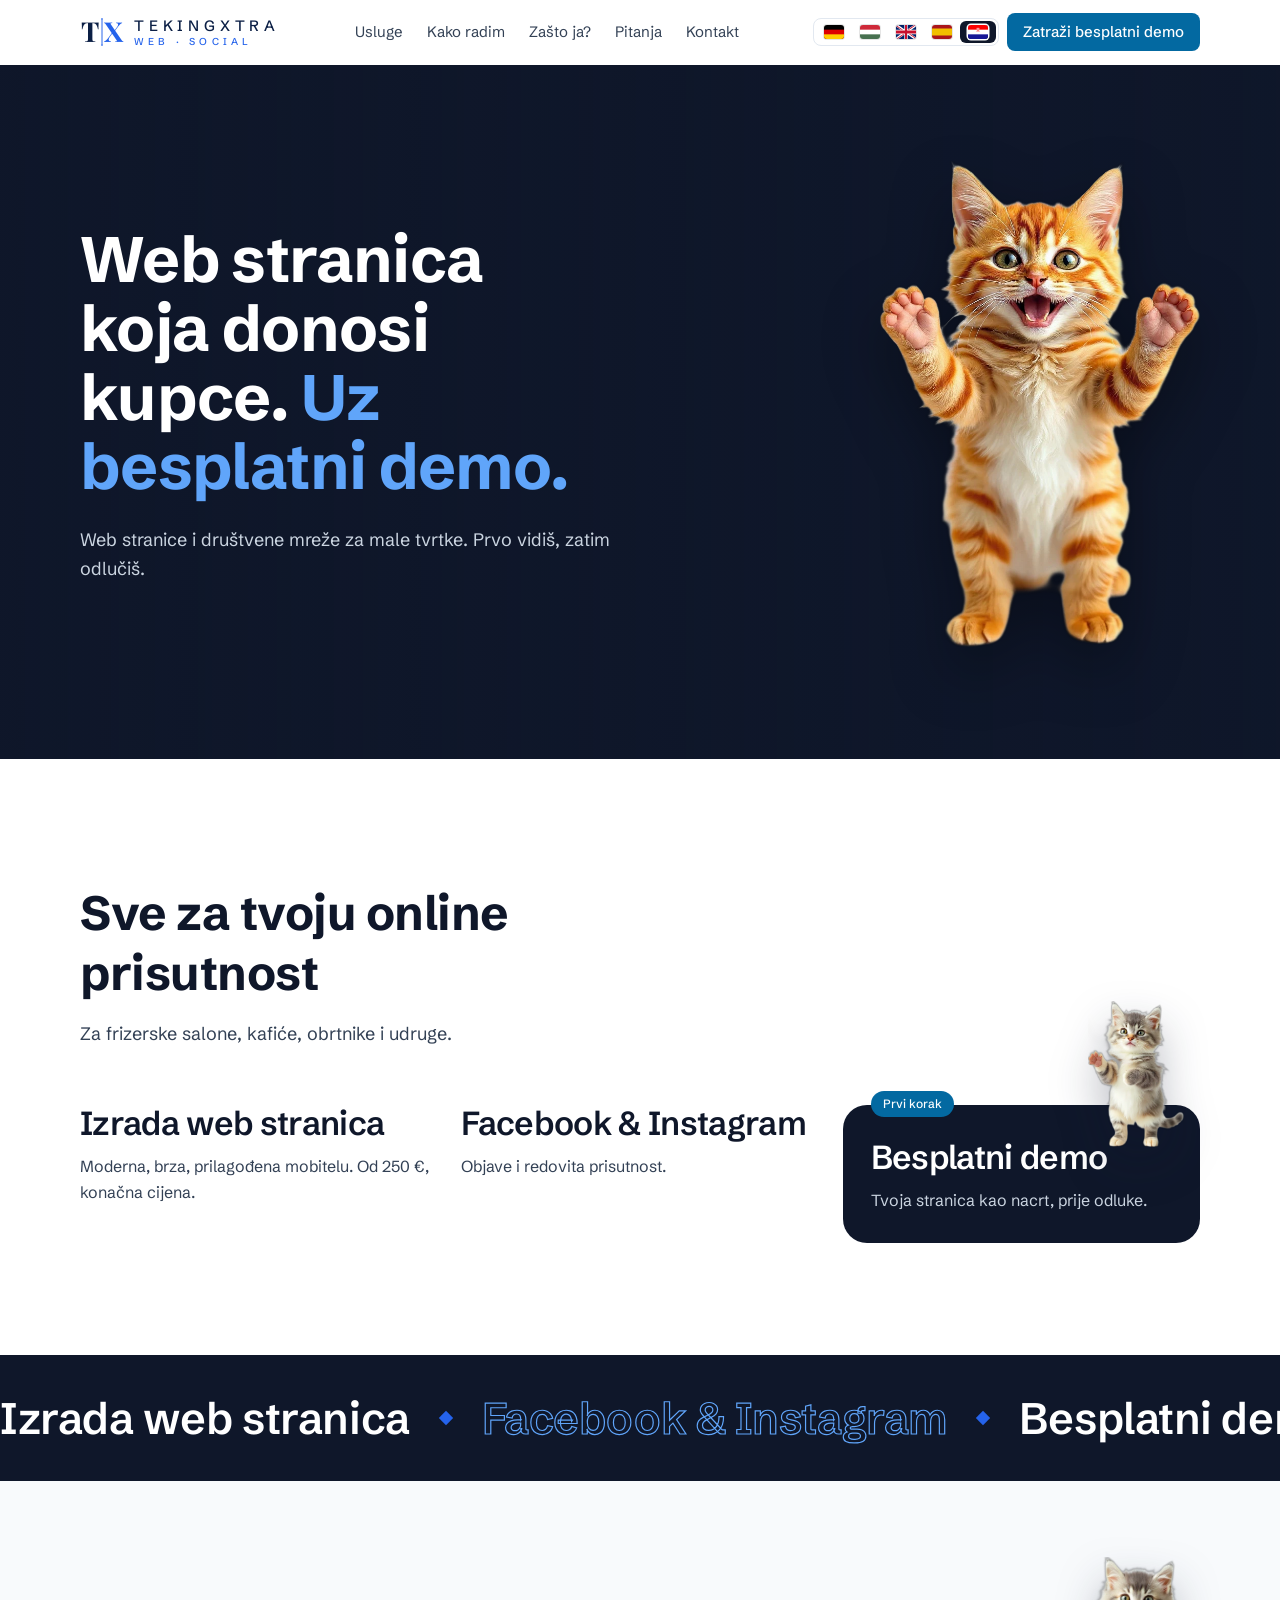
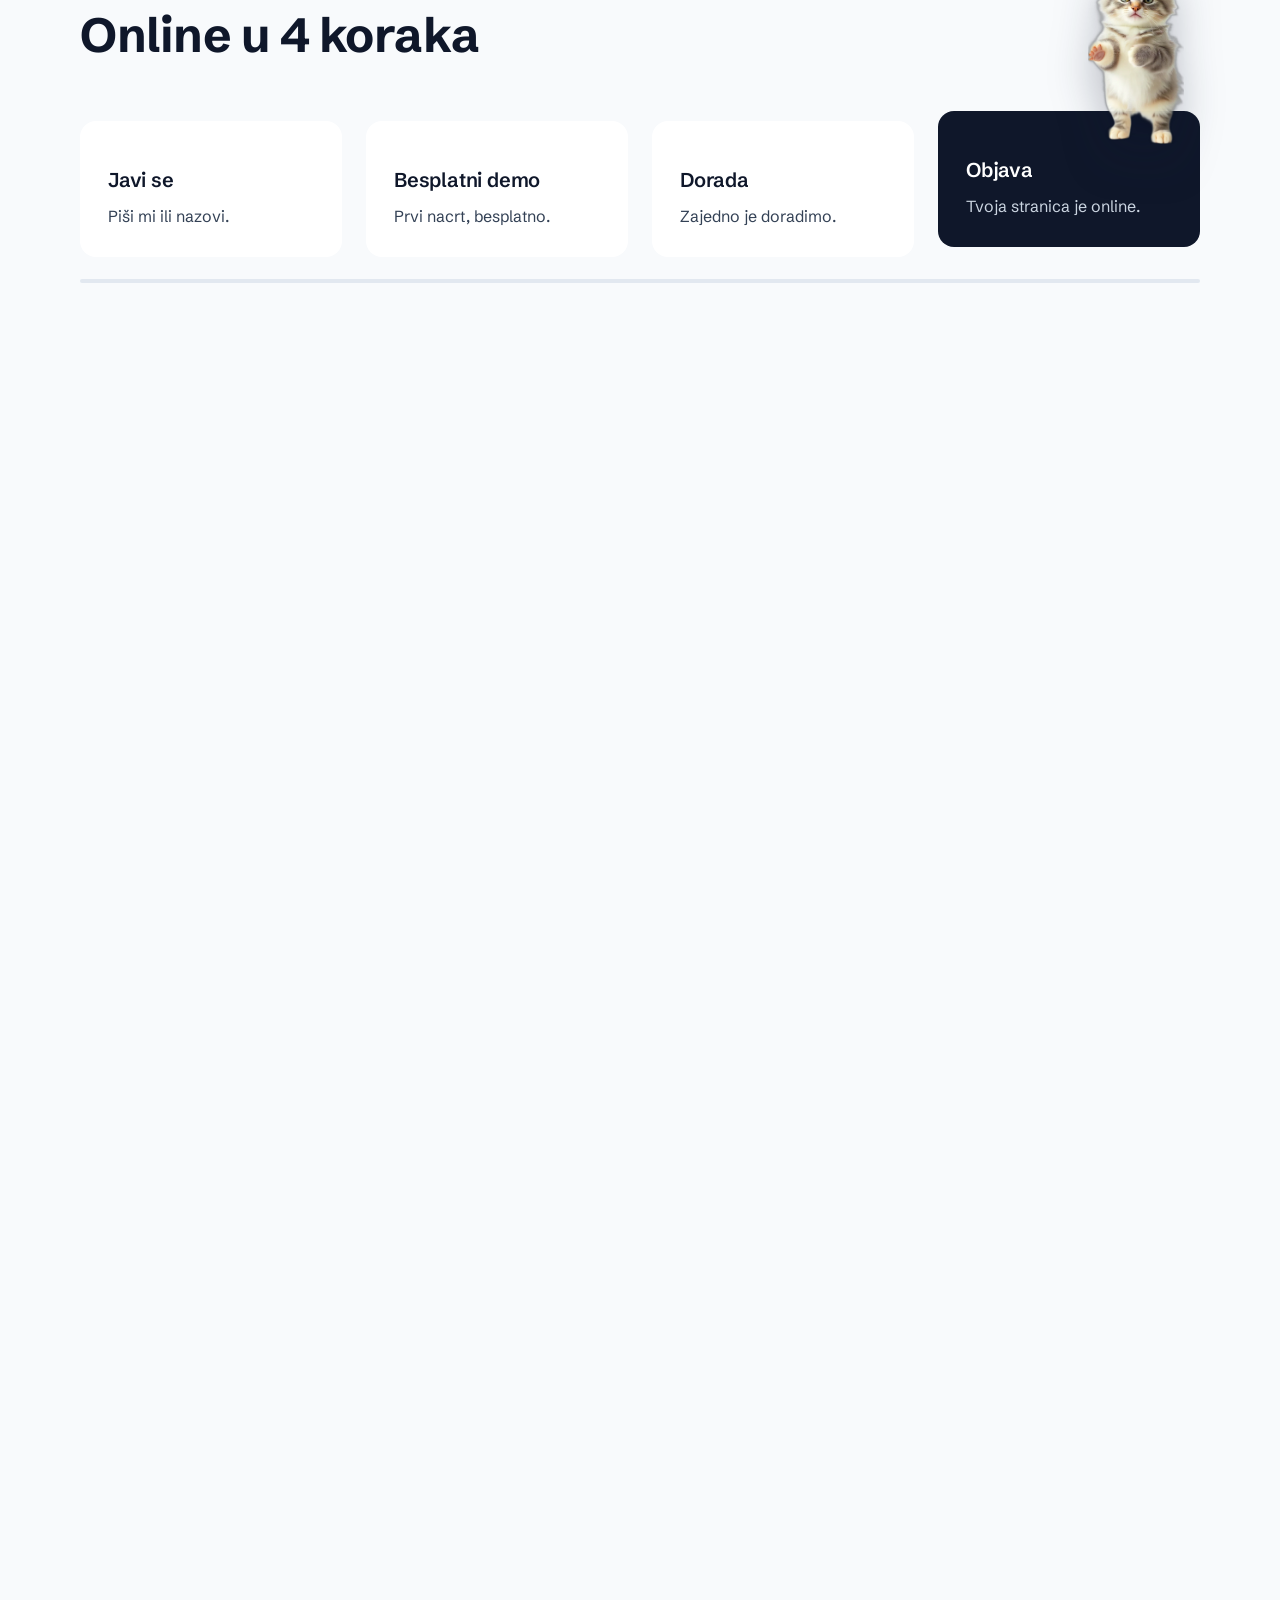
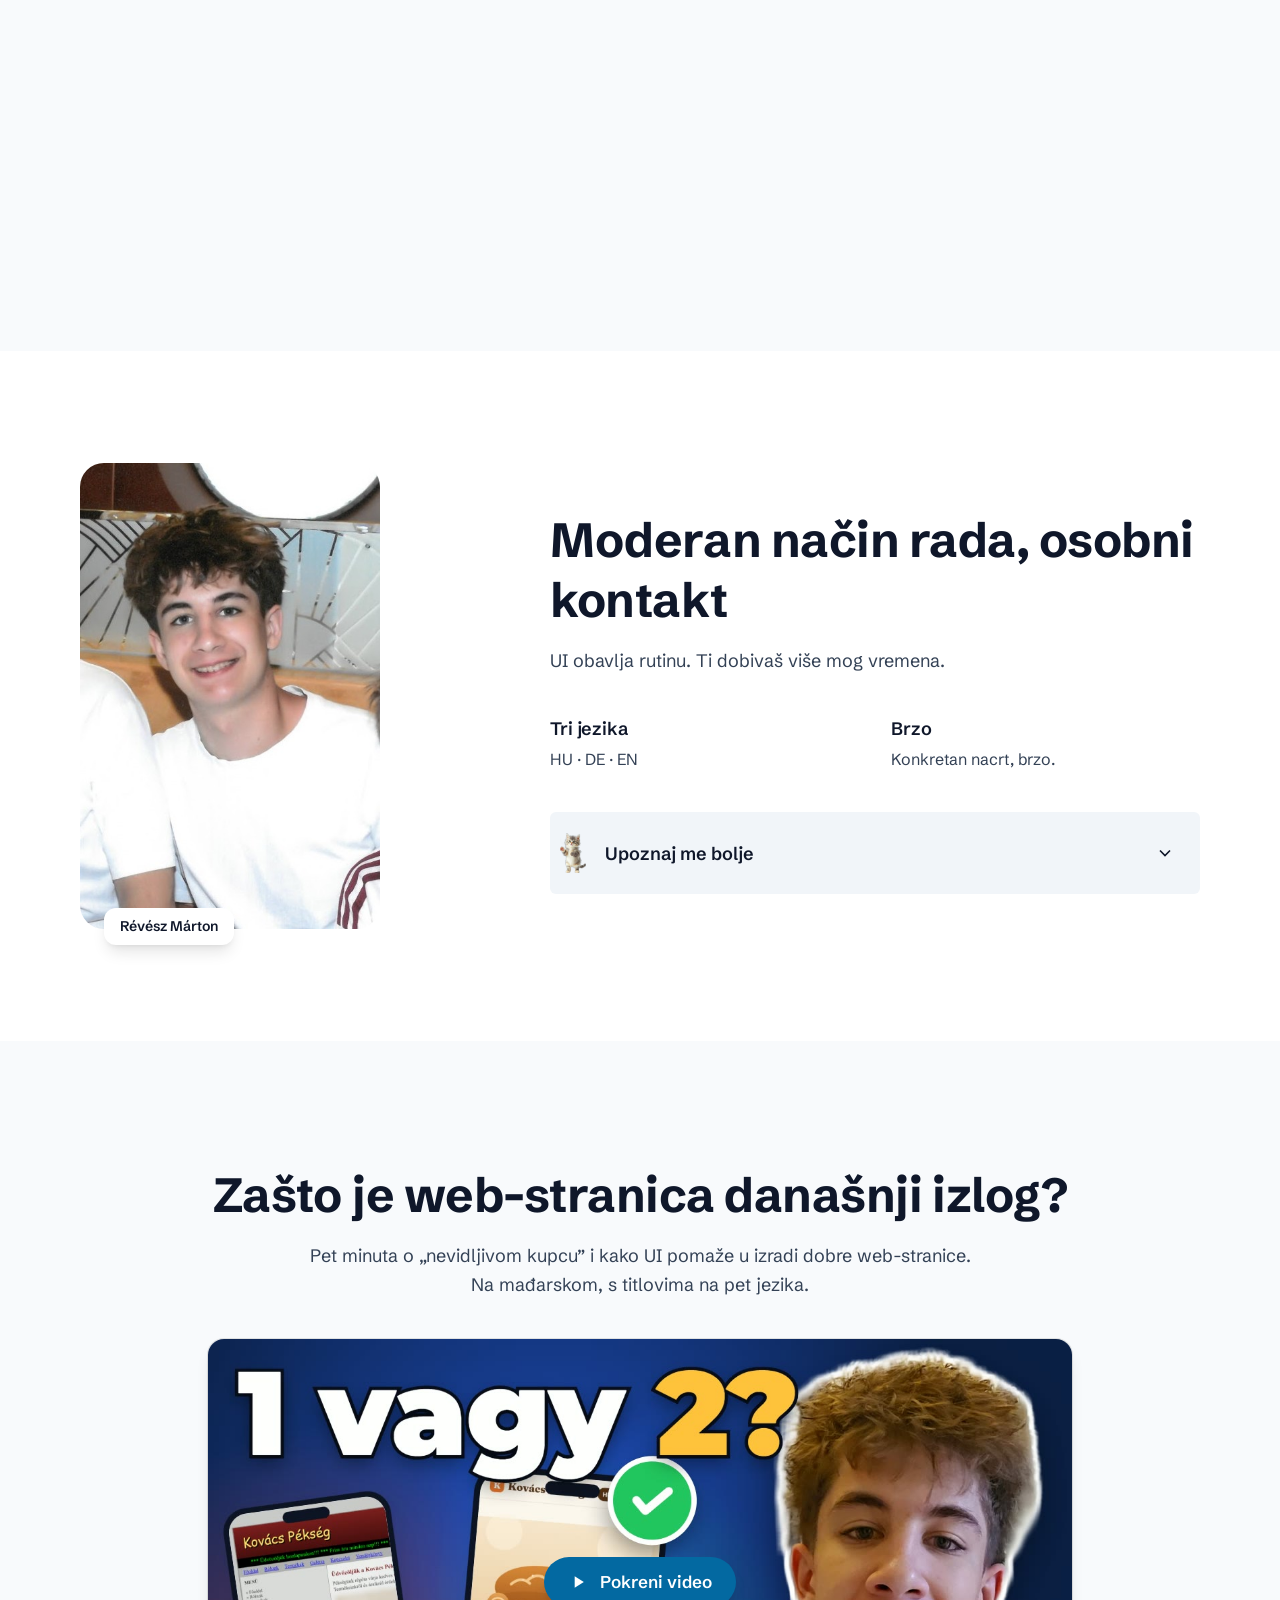
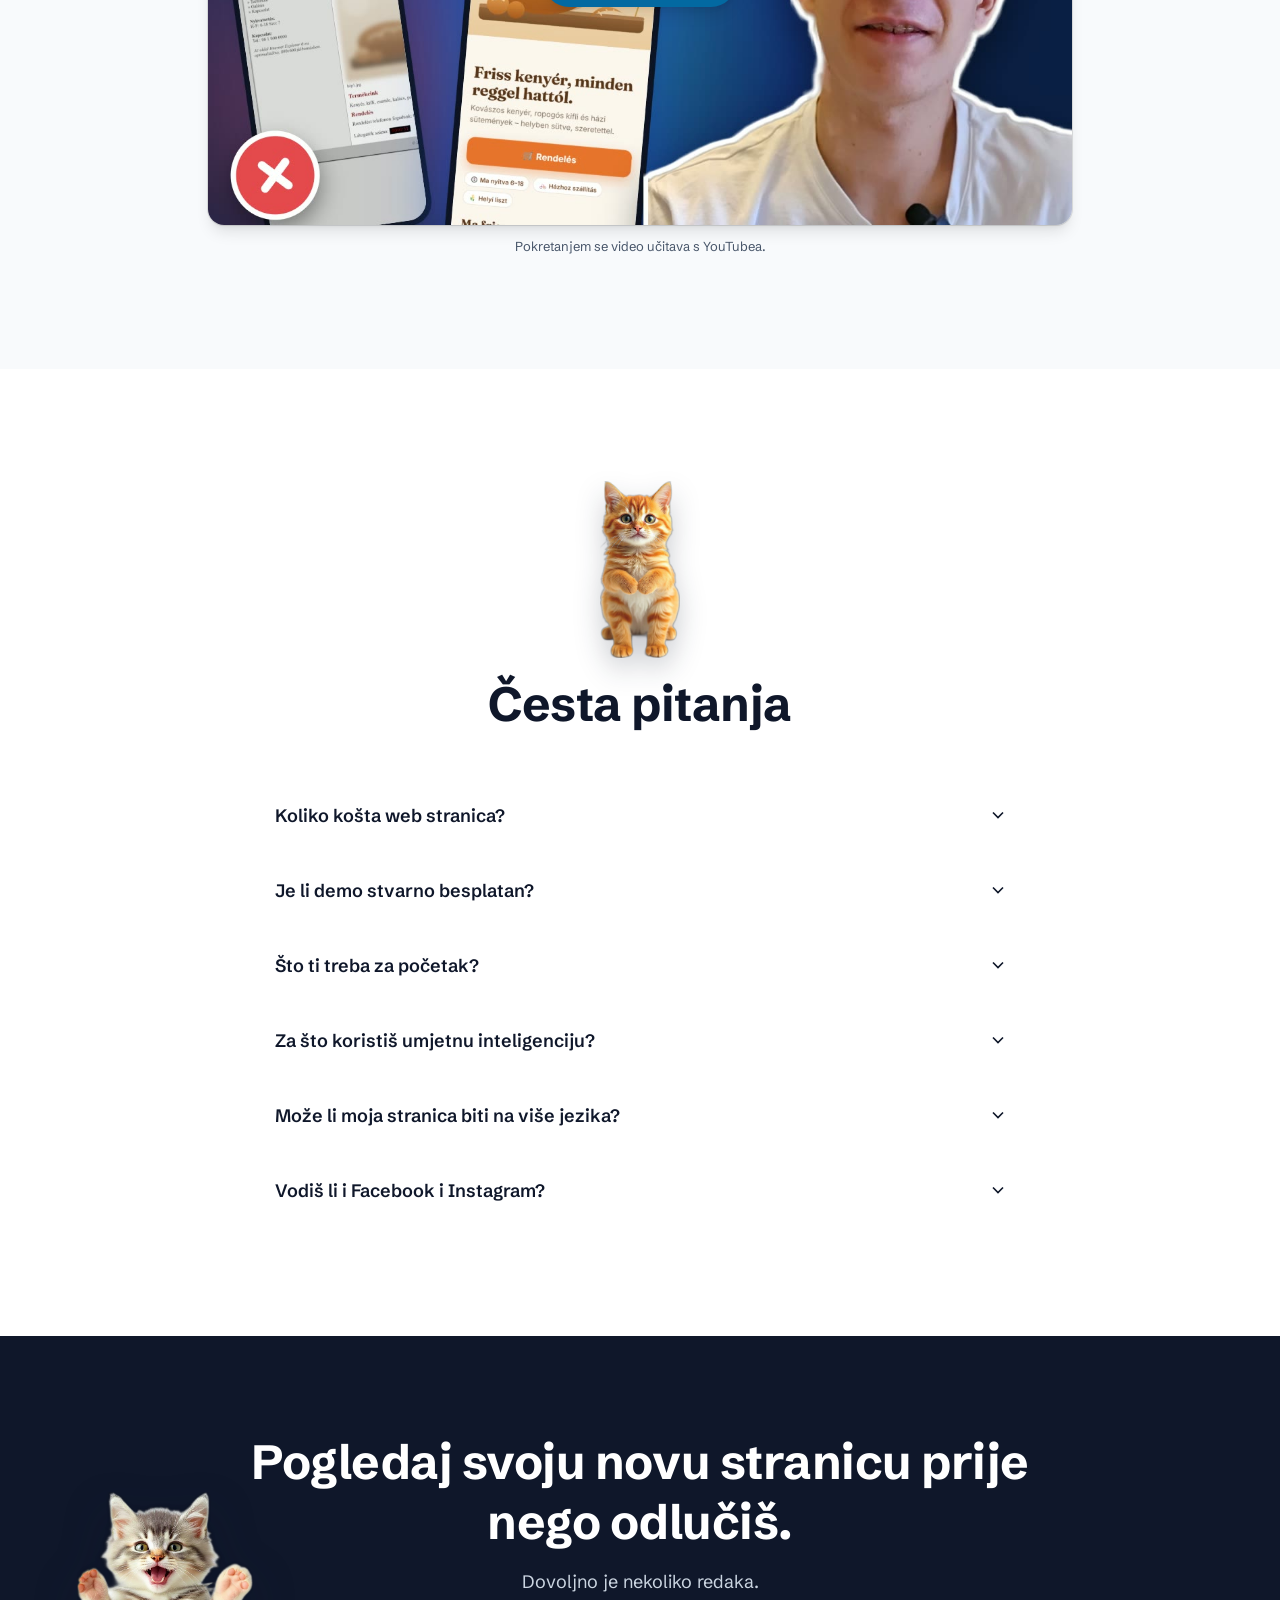
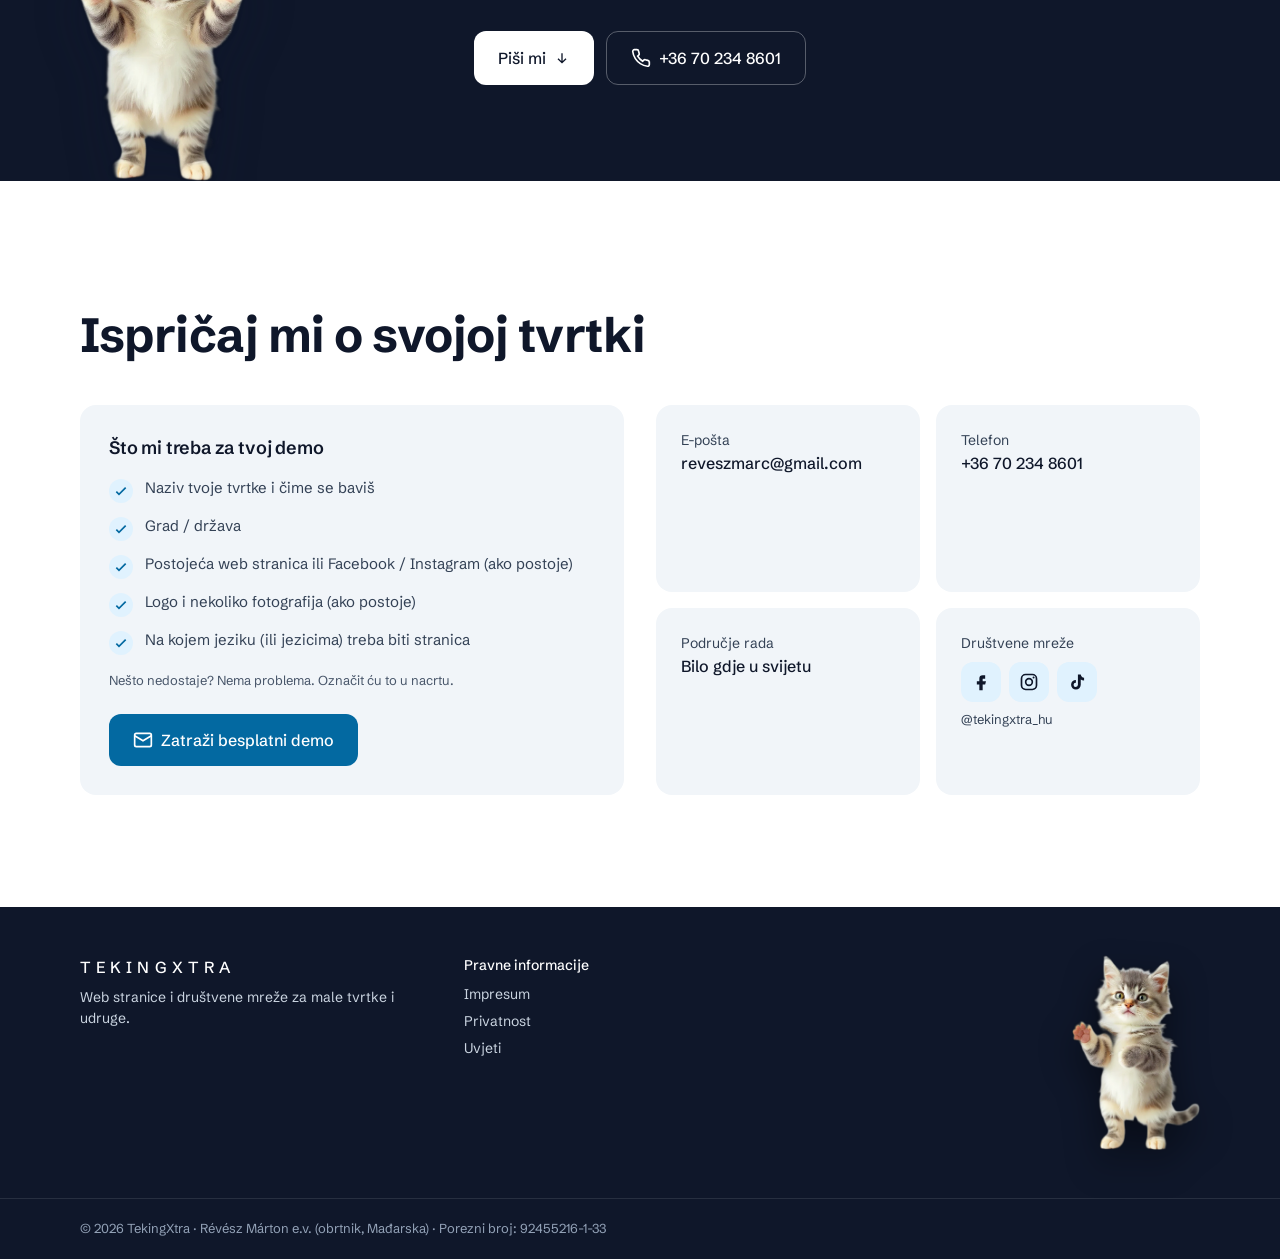
<file: hr/index.html>
<!DOCTYPE html>
<html lang="hr" class="scroll-smooth">
<head>
<meta charset="UTF-8">
<meta name="viewport" content="width=device-width, initial-scale=1">
<title>TekingXtra – Web stranice i društvene mreže za male tvrtke</title>
<link rel="canonical" href="https://tekingxtra.com/hr/">
<link rel="alternate" hreflang="de" href="https://tekingxtra.com/">
<link rel="alternate" hreflang="hu" href="https://tekingxtra.com/hu/">
<link rel="alternate" hreflang="en" href="https://tekingxtra.com/en/">
<link rel="alternate" hreflang="es" href="https://tekingxtra.com/es/">
<link rel="alternate" hreflang="hr" href="https://tekingxtra.com/hr/">
<link rel="alternate" hreflang="x-default" href="https://tekingxtra.com/">
<meta property="og:url" content="https://tekingxtra.com/hr/">
<meta property="og:locale" content="hr_HR">
<meta property="og:title" content="TekingXtra – Web stranice i društvene mreže za male tvrtke">
<meta property="og:description" content="Moderne web stranice i vođenje Facebooka i Instagrama za male tvrtke i udruge diljem svijeta – uz besplatni demo.">
<meta property="og:type" content="website">
<meta property="og:image" content="https://tekingxtra.com/assets/tekingxtra-logo.png">
<link rel="icon" type="image/png" href="/assets/tekingxtra-logo.png">
<meta name="description" content="Moderne web stranice i vođenje Facebooka i Instagrama za male tvrtke i udruge diljem svijeta – uz besplatni demo.">
<link rel="preconnect" href="https://fonts.googleapis.com">
<link rel="preconnect" href="https://fonts.gstatic.com" crossorigin>
<link href="https://fonts.googleapis.com/css2?family=Playfair+Display:wght@700&display=swap" rel="stylesheet">
<link href="https://fonts.googleapis.com/css2?family=Schibsted+Grotesk:wght@400;500;600;700;800&display=swap" rel="stylesheet">
<link rel="stylesheet" href="/assets/site.css">
<style>
  body { font-family: 'Schibsted Grotesk', sans-serif; }
  h1, h2, h3, .font-heading { font-family: 'Schibsted Grotesk', sans-serif; letter-spacing: -0.01em; }
  :focus-visible { outline: 2px solid #0369A1; outline-offset: 2px; border-radius: 6px; }
  .missing { border: 1.5px dashed #D97706; background: #FFFBEB; color: #92400E; border-radius: 6px; padding: 0 .4em; font-weight: 500; white-space: normal; }
  .missing-block { border: 2px dashed #D97706; background: repeating-linear-gradient(135deg,#FFFBEB 0 12px,#FEF3C7 12px 24px); color: #92400E; }
  .grad-text { color: #2563EB; }
  .bg-navy .grad-text { color: #60A5FA; }
  .glow { position:absolute; border-radius:9999px; filter: blur(70px); opacity:.35; animation: drift 18s ease-in-out infinite alternate; pointer-events:none; }
  @keyframes drift { from { transform: translate(0,0) scale(1);} to { transform: translate(40px,-30px) scale(1.12);} }
  .reveal { opacity: 0; transform: translateY(16px); transition: opacity .6s ease, transform .6s ease; }
  .reveal.in { opacity: 1; transform: none; }
  details summary::-webkit-details-marker { display:none; }
  details[open] .chev { transform: rotate(180deg); }
  @media (prefers-reduced-motion: reduce) {
    *, *::before, *::after { animation: none !important; transition: none !important; scroll-behavior: auto !important; }
    .reveal { opacity: 1; transform: none; }
    .cta-video { display: none; }
  }
  .cta-video { animation: vdrift 6s ease-in-out 1 forwards; transform-origin: 60% 50%; }
  @keyframes vdrift { from { transform: scale(1.08) translate3d(-3%, 1%, 0); } to { transform: scale(1.22) translate3d(3%, -2%, 0); } }
  
  details.reveal { overflow: hidden; border-left: 3px solid transparent; padding-left: 0; transition: border-color .3s ease, padding-left .3s ease, background-color .3s ease; border-radius: 6px; }
  details.reveal[open] { border-left-color: #0369A1; padding-left: 14px; background-color: rgba(3,105,161,.04); }
  details.reveal > p { opacity: 0; transform: translateY(-6px); transition: opacity .35s ease .05s, transform .35s cubic-bezier(.2,.8,.2,1) .05s; }
  details.reveal[open] > p { opacity: 1; transform: none; }
  details .chev { transition: transform .35s cubic-bezier(.34,1.56,.64,1) !important; }
  
  .mascot { position: absolute; pointer-events: none; user-select: none; filter: drop-shadow(0 18px 22px rgba(15,23,42,.28)); z-index: 5; }
  .mascot-float { animation: mfloat 4.5s ease-in-out infinite; }
  @keyframes mfloat { 0%,100% { transform: translateY(0) rotate(-1deg); } 50% { transform: translateY(-10px) rotate(1.5deg); } }
  .mascot-peek { transform: translateY(30%) rotate(8deg); opacity: 0; transition: transform .6s cubic-bezier(.34,1.56,.64,1), opacity .4s ease; }
  .in .mascot-peek, .in.mascot-peek { transform: translateY(0) rotate(0); opacity: 1; }
  .group:hover .mascot-wave { animation: mwave .9s ease-in-out 2; transform-origin: 70% 90%; }
  @keyframes mwave { 0%,100% { transform: rotate(0); } 25% { transform: rotate(-7deg); } 75% { transform: rotate(6deg); } }
  .mascot-jump.in, .in .mascot-jump { animation: mjump 1.1s cubic-bezier(.34,1.56,.64,1) .2s 1 both; }
  @keyframes mjump { 0% { transform: translateY(40px) scale(.9); opacity: 0; } 55% { transform: translateY(-18px) scale(1.04); opacity: 1; } 100% { transform: translateY(0) scale(1); opacity: 1; } }
  @media (prefers-reduced-motion: reduce) { .mascot, .mascot * { animation: none !important; transition: none !important; opacity: 1 !important; transform: none !important; } }
  
  .footer-cat { transform-origin: 60% 95%; animation: fcat 6s ease-in-out infinite; }
  @keyframes fcat { 0%,100% { transform: translateY(0) rotate(0); } 12% { transform: translateY(-6px) rotate(-6deg); } 18% { transform: translateY(-6px) rotate(5deg); } 24% { transform: translateY(-6px) rotate(-5deg); } 30% { transform: translateY(0) rotate(0); } 60% { transform: translateY(-10px) rotate(1deg); } }
  @media (prefers-reduced-motion: reduce) { .footer-cat { animation: none; } }
  
  .side-deco { display: none; position: fixed; top: 0; bottom: 0; width: calc((100vw - 72rem) / 2 - 24px); pointer-events: none; z-index: 1; overflow: hidden; }
  .side-left { left: 0; } .side-right { right: 0; }
  @media (min-width: 1400px) { .side-deco { display: block; } }
  .side-deco > * { position: absolute; will-change: transform; }
  .sd-dots { inset: 0; background-image: radial-gradient(rgba(37,99,235,.22) 1px, transparent 1.4px); background-size: 22px 22px; -webkit-mask-image: linear-gradient(to bottom, transparent, #000 20%, #000 80%, transparent); mask-image: linear-gradient(to bottom, transparent, #000 20%, #000 80%, transparent); opacity: .55; }
  .side-left .sd-dots { -webkit-mask-image: linear-gradient(90deg, #000, transparent 85%); mask-image: linear-gradient(90deg, #000, transparent 85%); }
  .side-right .sd-dots { -webkit-mask-image: linear-gradient(270deg, #000, transparent 85%); mask-image: linear-gradient(270deg, #000, transparent 85%); }
  .sd-orb { width: 260px; height: 260px; border-radius: 9999px; filter: blur(60px); opacity: .22; animation: sdOrb 22s ease-in-out infinite alternate; }
  .sd-orb-a { background: #2563EB; top: 12%; left: -80px; }
  .sd-orb-b { background: #2563EB; bottom: 8%; right: -90px; animation-duration: 28s; animation-delay: -9s; }
  .side-right .sd-orb-a { left: auto; right: -80px; } .side-right .sd-orb-b { right: auto; left: -90px; }
  @keyframes sdOrb { from { transform: translate(0,0) scale(1); } to { transform: translate(40px, 80px) scale(1.15); } }
  .sd-line { top: 18%; height: 64%; width: 12px; opacity: .45; stroke-dasharray: 600; stroke-dashoffset: 600; animation: sdDraw 3.5s ease-out .6s forwards, sdPulse 6s ease-in-out 4s infinite; }
  .side-left .sd-line { right: 28%; } .side-right .sd-line { left: 28%; }
  .sd-line path:first-child { stroke-dasharray: 600; stroke-dashoffset: 600; animation: sdDraw 3.5s ease-out .6s forwards; }
  @keyframes sdDraw { to { stroke-dashoffset: 0; } }
  @keyframes sdPulse { 0%,100% { opacity: .45; } 50% { opacity: .2; } }
  .sd-diamond { opacity: .5; }
  .sd-spin { animation: sdSpin 18s linear infinite; } .sd-rev { animation-direction: reverse; animation-duration: 26s; }
  .sd-float { animation: sdFloat 7s ease-in-out infinite; }
  @keyframes sdSpin { to { transform: rotate(360deg); } }
  @keyframes sdFloat { 0%,100% { transform: translateY(0) rotate(0); } 50% { transform: translateY(-18px) rotate(45deg); } }
  .sd-mono { bottom: 6%; font-family: 'Playfair Display', Georgia, serif; font-weight: 700; font-size: 140px; line-height: 1; color: transparent; -webkit-text-stroke: 1px rgba(37,99,235,.22); }
  .side-left .sd-mono { left: 18%; } .side-right .sd-mono { right: 18%; }
  @media (prefers-reduced-motion: reduce) { .side-deco * { animation: none !important; stroke-dashoffset: 0 !important; } }
  html, body { overflow-x: clip; }
  
  .legal-dlg { width: min(760px, calc(100vw - 32px)); max-height: calc(100dvh - 48px); padding: 0; border: 0; border-radius: 20px; box-shadow: 0 30px 80px rgba(2,6,23,.35); overflow: hidden; color: #334155; background: #fff; }
  .legal-dlg[open] { display: flex; flex-direction: column; animation: dlgIn .35s cubic-bezier(.16,1,.3,1); }
  .legal-dlg::backdrop { background: rgba(15,23,42,.72); }
  @keyframes dlgIn { from { opacity: 0; transform: translateY(16px) scale(.98); } to { opacity: 1; transform: none; } }
  html:has(.legal-dlg[open]) { overflow: hidden; }
  .legal-head { display: flex; align-items: center; justify-content: space-between; gap: 16px; padding: 18px 24px; border-bottom: 1px solid #E2E8F0; }
  .legal-head h2 { font-size: 22px; font-weight: 700; color: #0F172A; }
  .legal-x { width: 40px; height: 40px; border-radius: 9999px; font-size: 26px; line-height: 1; color: #334155; transition: background .2s, transform .2s; cursor: pointer; }
  .legal-x:hover { background: #F1F5F9; transform: rotate(90deg); }
  .legal-body { overflow-y: auto; padding: 8px 24px 28px; font-size: 15px; line-height: 1.65; }
  .legal-body [data-ll] { display: none; } .legal-body [data-ll].on { display: block; }
  .legal-body h3 { margin: 22px 0 6px; font-size: 16px; font-weight: 600; color: #0F172A; }
  .legal-body p, .legal-body li { margin: 6px 0; }
  .legal-body ul { padding-left: 0; list-style: none; }
  .legal-body a { color: #0369A1; text-decoration: underline; text-underline-offset: 2px; }
  .legal-lead { margin-top: 18px !important; font-size: 16px; color: #0F172A; font-weight: 500; }
  .legal-date { margin-top: 24px !important; font-size: 13px; color: #64748B; }
  
  .m-cta { transition: transform .18s cubic-bezier(.2,.8,.2,1); }
  .m-cta-arrow { animation: nudge 1.8s cubic-bezier(.2,.8,.2,1) infinite; }
  @keyframes nudge { 0%, 60%, 100% { transform: translateX(0); } 30% { transform: translateX(5px); } }
  .m-hero-cat { animation: catIn .9s cubic-bezier(.2,1.4,.4,1) .5s both, floaty 4s ease-in-out 1.4s infinite; }
  @keyframes catIn { from { opacity: 0; transform: translateY(40px) rotate(-12deg) scale(.6); } to { opacity: 1; transform: none; } }
  @keyframes floaty { 0%,100% { transform: translateY(0); } 50% { transform: translateY(-8px); } }
  
  a, button, summary { -webkit-tap-highlight-color: transparent; }
  a:active, button:active, summary:active { transform: scale(.97); }
  
  .hw { display: inline-block; opacity: 0; transform: translateY(.45em); animation: wordUp .7s cubic-bezier(.2,.8,.2,1) forwards; }
  @keyframes wordUp { to { opacity: 1; transform: none; } }
  
  .reveal { transition-delay: var(--d, 0ms); }
  @media (max-width: 767px) {
    header#top { border-bottom-color: transparent !important; }
    
    .m-services { gap: 44px; margin-top: 40px; }
    .m-services article { border: 0 !important; background: transparent !important; padding: 0 !important; box-shadow: none !important; }
    .m-services article > div:first-of-type { display: none; }
    .m-services article h3 { margin-top: 0; font-size: 30px; line-height: 1.1; letter-spacing: -.02em; }
    .m-services article p { font-size: 17px; }
    .m-services article.reveal { transform: translateX(-28px); }
    .m-services article.reveal.in { transform: none; }
    .m-services article:last-child { background: #0F172A !important; padding: 34px 24px 28px !important; border-radius: 24px; margin: 8px -4px 0; }
    .m-services article:last-child h3 { color: #fff; }
    .m-services article:last-child p { color: #CBD5E1; }
    .m-services article:last-child > span.absolute { top: -14px; left: 24px; }
    
    .m-steps { display: flex !important; overflow-x: auto; scroll-snap-type: x mandatory; gap: 12px; margin: 32px -16px 0; padding: 4px 16px 16px; scrollbar-width: none; }
    .m-steps::-webkit-scrollbar { display: none; }
    .m-steps > li { flex: 0 0 76%; scroll-snap-align: start; border: 0 !important; padding: 28px 24px !important; min-height: 190px;
      transition: transform .45s cubic-bezier(.2,.8,.2,1), opacity .45s ease, background-color .45s ease !important; }
    .m-steps > li > span:first-child { display: none; }
    .m-steps > li h3 { margin-top: 0; font-size: 24px; letter-spacing: -.01em; }
    .m-steps > li p { font-size: 16px; }
    .m-steps > li.reveal.in:not(.on) { transform: scale(.93); opacity: .55; }
    .m-steps > li.on { background: #0F172A !important; }
    .m-steps > li.on h3 { color: #fff; } .m-steps > li.on p { color: #CBD5E1; }
    
    .m-why > div > div:first-child { display: none; }
    .m-why h3 { font-size: 22px; }
    #warum figure .relative.overflow-hidden { box-shadow: none; }
    
    .m-flat, #kontakt .rounded-2xl.border { border-color: transparent !important; background-color: #F1F5F9 !important; }
    .m-flat summary > span > img { width: 44px; height: 44px; }
    #kontakt .auto-rows-fr { grid-auto-rows: auto; height: auto; }
    #kontakt .auto-rows-fr > * { padding: 20px !important; }
    #kontakt .auto-rows-fr p.mt-4 { margin-top: 10px; }
  }
  @media (prefers-reduced-motion: reduce) {
    .hw { opacity: 1; transform: none; animation: none; }
    .m-cta-arrow, .m-hero-cat { animation: none; }
    .m-steps > li.reveal.in:not(.on) { transform: none; opacity: 1; }
  }
  
  .m-deco { display: none; }
  @media (max-width: 767px) {
    .m-deco-host { position: relative; overflow: hidden; }
    .m-deco-host > :not(.m-deco) { position: relative; z-index: 1; }
    .m-deco { display: block; position: absolute; inset: 0; z-index: 0; pointer-events: none; }
    .m-deco > * { position: absolute; will-change: transform; }
    .md-mono { font-family: 'Playfair Display', Georgia, serif; font-weight: 700; font-size: 230px; line-height: 1; color: transparent;
      -webkit-text-stroke: 1.2px rgba(37,99,235,.16); animation: mdBreath 9s ease-in-out infinite; }
    .m-deco.dark .md-mono { -webkit-text-stroke-color: rgba(147,197,253,.16); }
    .md-dots { width: 150px; height: 150px; background-image: radial-gradient(rgba(37,99,235,.28) 1.2px, transparent 1.6px); background-size: 16px 16px;
      -webkit-mask-image: radial-gradient(circle, #000 35%, transparent 72%); mask-image: radial-gradient(circle, #000 35%, transparent 72%);
      animation: mdDrift 14s ease-in-out infinite alternate; }
    .m-deco.dark .md-dots { background-image: radial-gradient(rgba(147,197,253,.3) 1.2px, transparent 1.6px); }
    .md-dia { opacity: .55; }
    .md-line { width: 12px; height: 180px; opacity: .45; }
    .md-line path:first-child { stroke-dasharray: 200; stroke-dashoffset: 200; }
    .m-deco.on .md-line path:first-child { animation: sdDraw 2.4s cubic-bezier(.2,.8,.2,1) .2s forwards; }
    .md-orb { width: 200px; height: 200px; border-radius: 9999px; background: #2563EB; opacity: .10; filter: blur(50px); animation: sdOrb 20s ease-in-out infinite alternate; }
    .m-deco.dark .md-orb { opacity: .22; }
    
    .m-deco > * { opacity: 0; transition: opacity 1.2s ease; }
    .m-deco.on > * { opacity: 1; }
    .m-deco.on > .md-dia { opacity: .55; }
    .m-deco.on > .md-line { opacity: .45; }
    .m-deco.on > .md-orb { opacity: .10; } .m-deco.dark.on > .md-orb { opacity: .22; }
  }
  @keyframes mdBreath { 0%,100% { scale: 1; rotate: -3deg; } 50% { scale: 1.07; rotate: 3deg; } }
  @keyframes mdDrift { from { transform: translate(0,0) rotate(0); } to { transform: translate(34px,-26px) rotate(8deg); } }
  @media (prefers-reduced-motion: reduce) { .m-deco * { animation: none !important; } .md-line path:first-child { stroke-dashoffset: 0; } }
  
  .reveal .h-rise { clip-path: inset(0 0 100% 0); transform: translateY(.35em); transition: clip-path .9s cubic-bezier(.2,.8,.2,1) .08s, transform .9s cubic-bezier(.2,.8,.2,1) .08s; }
  .reveal.in .h-rise { clip-path: inset(-20% -5% -20% -5%); transform: none; }
  
  .pop.reveal { transform: translateY(12px) scale(.86); transition: opacity .5s ease, transform .6s cubic-bezier(.2,1.5,.4,1); transition-delay: var(--d, 0ms); }
  .pop.reveal.in { transform: none; }
  
  .reveal.in > svg.text-cta:first-child, .reveal.in > div > svg.text-cta { animation: nod .7s cubic-bezier(.2,.8,.2,1) .35s both; }
  @keyframes nod { 0% { transform: rotate(0) scale(1); } 35% { transform: rotate(-14deg) scale(1.18); } 70% { transform: rotate(8deg) scale(1.05); } 100% { transform: none; } }
  
  .shine { position: relative; overflow: hidden; isolation: isolate; }
  .shine::after { content: ''; position: absolute; top: 0; bottom: 0; left: -60%; width: 40%; z-index: -1; pointer-events: none;
    background: linear-gradient(105deg, transparent, rgba(255,255,255,.45), transparent); transform: skewX(-18deg); animation: shine 5.5s ease-in-out 2s infinite; }
  .m-cta.shine::after { background: linear-gradient(105deg, transparent, rgba(37,99,235,.18), transparent); }
  @keyframes shine { 0%, 70% { left: -60%; } 100% { left: 130%; } }
  
  .mascot-float { animation: mfloat 4.5s ease-in-out infinite, sway 7s ease-in-out infinite; }
  @keyframes sway { 0%,100% { rotate: -2.5deg; } 50% { rotate: 2.5deg; } }
  @media (prefers-reduced-motion: reduce) {
    .reveal .h-rise, .pop.reveal { clip-path: none; transform: none; transition: none; }
    .shine::after, .reveal.in > svg.text-cta:first-child, .reveal.in > div > svg.text-cta { animation: none; }
    .mascot-float { animation: none; }
  }
  
  .burger { display: block; position: relative; width: 24px; height: 18px; }
  .burger i { position: absolute; left: 0; width: 24px; height: 2px; border-radius: 2px; background: #0F172A;
    transition: transform .45s cubic-bezier(.7,0,.2,1), opacity .25s ease, top .45s cubic-bezier(.7,0,.2,1), width .3s ease; }
  .burger i:nth-child(1) { top: 0; } .burger i:nth-child(2) { top: 8px; width: 16px; } .burger i:nth-child(3) { top: 16px; }
  #menuBtn:hover .burger i:nth-child(2) { width: 24px; }
  #menuBtn.open .burger i:nth-child(1) { top: 8px; transform: rotate(45deg); }
  #menuBtn.open .burger i:nth-child(2) { opacity: 0; transform: translateX(10px); }
  #menuBtn.open .burger i:nth-child(3) { top: 8px; transform: rotate(-45deg); }
  .mnav { position: absolute; left: 0; right: 0; top: 100%; height: calc(100dvh - var(--hh, 64px)); overflow-y: auto; background: #0F172A;
    clip-path: circle(0px at calc(100% - 36px) -32px); visibility: hidden; transition: clip-path .7s cubic-bezier(.7,0,.2,1), visibility 0s linear .7s; }
  .mnav.open { clip-path: circle(160% at calc(100% - 36px) -32px); visibility: visible; transition: clip-path .75s cubic-bezier(.7,0,.2,1), visibility 0s; }
  .mnav-in { position: relative; z-index: 1; }
  .mnav a { opacity: 0; transform: translateY(26px); transition: opacity .45s ease, transform .6s cubic-bezier(.2,.8,.2,1), color .2s ease; }
  .mnav a:not(.bg-cta) { color: #fff; font-family: 'Schibsted Grotesk', system-ui, sans-serif; font-size: 34px; font-weight: 600; letter-spacing: -.02em; line-height: 1.15; padding: 10px 0; }
  .mnav a:not(.bg-cta):active, .mnav a:not(.bg-cta):hover { color: #60A5FA; }
  .mnav a.bg-cta { margin-top: 28px; font-size: 17px; padding: 16px 20px; border-radius: 9999px; background: #fff; color: #0F172A; }
  .mnav.open a { opacity: 1; transform: none; }
  .mnav.open a:nth-child(1) { transition-delay: .18s; } .mnav.open a:nth-child(2) { transition-delay: .24s; } .mnav.open a:nth-child(3) { transition-delay: .30s; }
  .mnav.open a:nth-child(4) { transition-delay: .36s; } .mnav.open a:nth-child(5) { transition-delay: .42s; } .mnav.open a:nth-child(6) { transition-delay: .48s; }
  .mnav.open a:nth-child(7) { transition-delay: .54s; }
  .mnav-mono { position: absolute; right: -40px; bottom: -40px; font-family: 'Playfair Display', Georgia, serif; font-weight: 700; font-size: 300px; line-height: 1;
    color: transparent; -webkit-text-stroke: 1.2px rgba(147,197,253,.18); opacity: 0; transform: translateY(40px) rotate(-6deg); transition: opacity .8s ease .3s, transform 1.1s cubic-bezier(.2,.8,.2,1) .3s; pointer-events: none; }
  .mnav.open .mnav-mono { opacity: 1; transform: none; animation: mdBreath 9s ease-in-out 1.4s infinite; }
  .mnav-dia { position: absolute; left: 24px; bottom: 120px; width: 22px; height: 22px; border: 1.3px solid rgba(147,197,253,.5); transform: rotate(45deg); opacity: 0; transition: opacity .6s ease .5s; pointer-events: none; }
  .mnav.open .mnav-dia { opacity: 1; animation: sdSpin 14s linear infinite; }
  html.menu-open { overflow: hidden; }
  html.menu-open #top { background: #fff; }
  @media (prefers-reduced-motion: reduce) { .mnav, .mnav a, .burger i { transition: none !important; } .mnav.open .mnav-mono, .mnav.open .mnav-dia { animation: none; } }
  
  @property --ang { syntax: '<angle>'; inherits: false; initial-value: 0deg; }
  
  @media (min-width: 768px) { html.fx-pinSteps #ablauf { height: 230vh; overflow: clip; }
    html.fx-pinSteps #ablauf > .max-w-6xl { position: sticky; top: calc(var(--hh, 64px) + 28px); }
    html.fx-pinSteps .m-steps > li { transition: transform .55s cubic-bezier(.2,.8,.2,1), background-color .55s ease, opacity .55s ease !important; }
    html.fx-pinSteps .m-steps > li.on { background: #0F172A; transform: translateY(-10px); }
    html.fx-pinSteps .m-steps > li.on h3 { color: #fff; } html.fx-pinSteps .m-steps > li.on p { color: #CBD5E1; } html.fx-pinSteps .m-steps > li.on .grad-text { color: #60A5FA; } }
  .fx-steps-bar { display: none; }
  @media (max-width: 767px) { html.fx-pinSteps .fx-steps-bar { display: none !important; } }
  html.fx-pinSteps .fx-steps-bar { display: block; height: 4px; border-radius: 9999px; background: #E2E8F0; margin-top: 22px; overflow: hidden; }
  html.fx-pinSteps .fx-steps-bar > i { display: block; height: 100%; width: 0; border-radius: inherit; background: #2563EB; position: relative; overflow: hidden; }
  html.fx-pinSteps .fx-steps-bar > i::after { content: ''; position: absolute; inset: 0; width: 40%; background: linear-gradient(90deg, transparent, rgba(255,255,255,.8), transparent); animation: barGlint 1.6s linear infinite; }
  @keyframes barGlint { from { transform: translateX(-100%); } to { transform: translateX(300%); } }
  
  .fx-pill { display: none; }
  @media (max-width: 767px) {
    html.fx-stickyCta .fx-pill { display: inline-flex; position: fixed; left: 50%; bottom: 18px; z-index: 30; align-items: center; gap: 8px; white-space: nowrap;
      background: #0F172A; color: #fff; font-weight: 600; font-size: 15px; padding: 14px 22px; border-radius: 9999px; box-shadow: 0 12px 30px -10px rgba(15,23,42,.6);
      transform: translate(-50%, 140%); transition: transform .55s cubic-bezier(.2,1.2,.3,1); }
    html.fx-stickyCta .fx-pill.show { transform: translate(-50%, 0); }
    html.fx-stickyCta .fx-pill.shine::after { background: linear-gradient(105deg, transparent, rgba(255,255,255,.35), transparent); }
  }
  
  .fx-prog { display: none; }
  html.fx-progress .fx-prog { display: block; position: absolute; left: 0; right: 0; bottom: -1px; height: 3px; pointer-events: none; }
  html.fx-progress .fx-prog > i { display: block; height: 100%; width: 100%; transform-origin: 0 50%; transform: scaleX(0); background: #2563EB; }
  html.fx-progress .fx-prog > i::after { content: ''; position: absolute; top: 0; bottom: 0; width: 60px; right: 0; background: radial-gradient(closest-side, rgba(255,255,255,.95), transparent); }
  
  .fx-band { display: none; }
  html.fx-marquee .fx-band { display: block; position: relative; z-index: 2; overflow: hidden; background: #0F172A; padding: 22px 0; }
  .fx-track { display: flex; width: max-content; animation: marq 38s linear infinite; }
  .fx-track span { display: inline-flex; align-items: center; gap: 28px; padding-right: 28px; color: #fff; font-family: 'Schibsted Grotesk', system-ui, sans-serif; font-weight: 600; font-size: 30px; letter-spacing: -.01em; white-space: nowrap; }
  .fx-track span:nth-child(even) { color: transparent; -webkit-text-stroke: 1.2px #60A5FA; }
  .fx-track svg { width: 16px; height: 16px; flex: none; }
  @keyframes marq { to { transform: translateX(-50%); } }
  @media (min-width: 768px) { .fx-track span { font-size: 44px; } html.fx-marquee .fx-band { padding: 30px 0; } }
  
  html.fx-spotlight .fx-spot { position: relative; }
  html.fx-spotlight .fx-spot::after { content: ''; position: absolute; inset: 0; border-radius: inherit; pointer-events: none; opacity: 0; transition: opacity .35s ease;
    background: radial-gradient(260px circle at var(--mx, 50%) var(--my, 50%), rgba(37,99,235,.14), transparent 70%); }
  html.fx-spotlight .fx-spot:hover::after, html.fx-spotlight .fx-spot.tap::after { opacity: 1; }
  @media (prefers-reduced-motion: reduce) {
    html.fx-pinSteps #ablauf { height: auto; } html.fx-pinSteps #ablauf > .max-w-6xl { position: relative; top: 0; }
    .fx-track, html.fx-ring .fx-ringed::before, html.fx-textShine #ctaBand h2 { animation: none !important; }
  }
  .lang-btn .fx-flag { transition: transform .25s cubic-bezier(.2,1.4,.4,1); }
  .lang-btn:hover .fx-flag { transform: scale(1.12) rotate(-4deg); }
  .lang-btn.bg-navy .fx-flag { box-shadow: 0 0 0 1.5px #fff; }
  @media (max-width: 639px) { .lang-btn { padding: 5px 4px !important; } .lang-btn .fx-flag { width: 20px; height: 14px; } }
  
  .m-services article { border: 0 !important; background: transparent !important; box-shadow: none !important; padding: 0 !important; }
  .m-services article > div:first-of-type { display: none; }
  .m-services article h3 { margin-top: 0; letter-spacing: -.02em; line-height: 1.1; font-size: clamp(26px, 2.6vw, 34px); }
  .m-services article:last-child { background: #0F172A !important; border-radius: 24px; padding: 34px 28px 30px !important; }
  .m-services article:last-child h3 { color: #fff; } .m-services article:last-child p { color: #CBD5E1; }
  .m-services article:last-child > span.absolute { top: -14px; left: 28px; }
  .m-steps > li { border: 0 !important; }
  .m-steps > li > span:first-child { display: none; }
  .m-why > div > div:first-child { display: none; }
  #kontakt .auto-rows-fr > * > svg:first-child { display: none; }
  #kontakt .auto-rows-fr > * > p:first-of-type { margin-top: 0; }
  .m-flat, #kontakt .rounded-2xl.border { border-color: transparent !important; background-color: #F1F5F9 !important; }
  .sd-orb, .md-orb { display: none !important; }
  .hero-cat-big { filter: drop-shadow(0 24px 30px rgba(0,0,0,.35)); animation: catIn .9s cubic-bezier(.2,1.4,.4,1) .4s both, floaty 4.5s ease-in-out 1.4s infinite; }
  @media (prefers-reduced-motion: reduce) { .hero-cat-big { animation: none; } }
  .cta-video { filter: grayscale(1) sepia(1) hue-rotate(178deg) saturate(2.4) brightness(.9); } 
  header#top nav a, header#top a.bg-cta { white-space: nowrap; }
  @media (min-width: 1024px) and (max-width: 1279px) {  header#top nav { gap: 18px; font-size: 14px; } .lang-btn span { display: none; } }
  
  .legal-note { margin: 16px 0 0; padding: 10px 14px; border-radius: 10px; background: #F1F5F9; font-size: 14px; color: #0F172A; }
  @media (min-width: 640px) and (max-width: 1439px) { .lang-btn span { display: none; } }
  @media (max-width: 639px) {
    .lang-wrap { position: relative; width: 38px; height: 34px; }
    .lang-btn.bg-navy { order: -1; }
    #langGroup { position: absolute; right: 0; top: 0; flex-direction: column; gap: 2px; background: #fff; z-index: 60; }
    #langGroup .lang-btn { padding: 6px 7px !important; }
    #langGroup .lang-btn:not(.bg-navy) { display: none; }
    .lang-wrap.open #langGroup { box-shadow: 0 14px 30px -10px rgba(15,23,42,.35); }
    .lang-wrap.open #langGroup .lang-btn { display: inline-flex; animation: langIn .25s cubic-bezier(.2,.8,.2,1) both; }
    .lang-wrap.open #langGroup .lang-btn:nth-child(2) { animation-delay: .03s; } .lang-wrap.open #langGroup .lang-btn:nth-child(3) { animation-delay: .06s; }
    .lang-wrap.open #langGroup .lang-btn:nth-child(4) { animation-delay: .09s; } .lang-wrap.open #langGroup .lang-btn:nth-child(5) { animation-delay: .12s; }
  }
  @keyframes langIn { from { opacity: 0; transform: translateY(-6px); } to { opacity: 1; transform: none; } }
</style>
<script type="application/ld+json">
{"@context":"https://schema.org","@type":"ProfessionalService","name":"TekingXtra","url":"https://tekingxtra.com/","logo":"https://tekingxtra.com/assets/tekingxtra-logo.png","image":"https://tekingxtra.com/assets/tekingxtra-logo.png","description":"Websites und Social Media für kleine Unternehmen, mit kostenloser Demo.","founder":{"@type":"Person","name":"Márton Révész"},"email":"reveszmarc@gmail.com","telephone":"+36 70 234 8601","address":{"@type":"PostalAddress","streetAddress":"Józsefhegyi utca 8.","postalCode":"2045","addressLocality":"Törökbálint","addressCountry":"HU"},"areaServed":"Worldwide","availableLanguage":["de","hu","en","es","hr"],"priceRange":"ab 250 €","sameAs":["https://www.facebook.com/tekingxtra","https://www.instagram.com/tekingxtra_hu/","https://www.tiktok.com/@tekingxtra_hu"]}
</script></head>
<body class="bg-paper text-ink antialiased">
<div class="side-deco side-left" aria-hidden="true">
  <div class="sd-dots"></div>
  <div class="sd-orb sd-orb-a"></div>
  <div class="sd-orb sd-orb-b"></div>
  <svg class="sd-line" viewBox="0 0 12 600" preserveAspectRatio="none"><path d="M6 6v588" stroke="#2563EB" stroke-width="1.2" fill="none"/><path d="M6 0l4 4-4 4-4-4z M6 592l4 4-4 4-4-4z" fill="#2563EB"/></svg>
  <svg class="sd-diamond sd-spin" style="left:62%;top:18%;width:22px;height:22px;animation-delay:0s" viewBox="0 0 20 20"><path d="M10 1l9 9-9 9-9-9z" fill="none" stroke="#2563EB" stroke-width="1.2"/></svg>
  <svg class="sd-diamond sd-float" style="left:28%;top:46%;width:14px;height:14px;animation-delay:-2s" viewBox="0 0 20 20"><path d="M10 1l9 9-9 9-9-9z" fill="none" stroke="#2563EB" stroke-width="1.2"/></svg>
  <svg class="sd-diamond sd-spin sd-rev" style="left:70%;top:72%;width:30px;height:30px;animation-delay:-5s" viewBox="0 0 20 20"><path d="M10 1l9 9-9 9-9-9z" fill="none" stroke="#2563EB" stroke-width="1.2"/></svg>
  <svg class="sd-diamond sd-float" style="left:40%;top:88%;width:10px;height:10px;animation-delay:-1s" viewBox="0 0 20 20"><path d="M10 1l9 9-9 9-9-9z" fill="none" stroke="#2563EB" stroke-width="1.2"/></svg>
  <span class="sd-mono">T</span>
</div>
<div class="side-deco side-right" aria-hidden="true">
  <div class="sd-dots"></div>
  <div class="sd-orb sd-orb-a"></div>
  <div class="sd-orb sd-orb-b"></div>
  <svg class="sd-line" viewBox="0 0 12 600" preserveAspectRatio="none"><path d="M6 6v588" stroke="#2563EB" stroke-width="1.2" fill="none"/><path d="M6 0l4 4-4 4-4-4z M6 592l4 4-4 4-4-4z" fill="#2563EB"/></svg>
  <svg class="sd-diamond sd-spin" style="left:22%;top:18%;width:22px;height:22px;animation-delay:0s" viewBox="0 0 20 20"><path d="M10 1l9 9-9 9-9-9z" fill="none" stroke="#2563EB" stroke-width="1.2"/></svg>
  <svg class="sd-diamond sd-float" style="left:64%;top:46%;width:14px;height:14px;animation-delay:-2s" viewBox="0 0 20 20"><path d="M10 1l9 9-9 9-9-9z" fill="none" stroke="#2563EB" stroke-width="1.2"/></svg>
  <svg class="sd-diamond sd-spin sd-rev" style="left:30%;top:72%;width:30px;height:30px;animation-delay:-5s" viewBox="0 0 20 20"><path d="M10 1l9 9-9 9-9-9z" fill="none" stroke="#2563EB" stroke-width="1.2"/></svg>
  <svg class="sd-diamond sd-float" style="left:56%;top:88%;width:10px;height:10px;animation-delay:-1s" viewBox="0 0 20 20"><path d="M10 1l9 9-9 9-9-9z" fill="none" stroke="#2563EB" stroke-width="1.2"/></svg>
  <span class="sd-mono">X</span>
</div>

<header id="top" class="sticky top-0 z-40 bg-white border-b border-transparent">
  <div class="max-w-6xl mx-auto px-4 h-16 flex items-center justify-between gap-4">
    <a href="#top" class="flex items-center gap-2.5 cursor-pointer group" aria-label="TekingXtra – Početna">
      <span class="transition-transform duration-300 group-hover:-rotate-3 group-hover:scale-105"><svg class="w-11 h-8 shrink-0" viewBox="0 0 64 44" aria-hidden="true">
          <text x="15" y="36" text-anchor="middle" font-family="'Playfair Display', Georgia, serif" font-weight="700" font-size="40" fill="#0B1F45">T</text>
          <line x1="32" y1="4" x2="32" y2="40" stroke="#2563EB" stroke-width="1.4"/>
          <path d="M32 1.5l1.6 1.6L32 4.7l-1.6-1.6z M32 39.3l1.6 1.6L32 42.5l-1.6-1.6z" fill="#2563EB"/>
          <text x="49" y="36" text-anchor="middle" font-family="'Playfair Display', Georgia, serif" font-weight="700" font-size="40" fill="#2563EB">X</text>
        </svg></span>
      <span class="leading-none">
        <span class="block text-[15px] font-medium text-[#0B1F45] tracking-[0.32em]">TEKINGXTRA</span>
        <span class="block mt-1 text-[10px] font-medium text-[#2563EB] tracking-[0.42em]">WEB · SOCIAL</span>
      </span>
    </a>
    <nav class="hidden lg:flex items-center gap-6 text-[15px] text-slate2" aria-label="Glavni izbornik">
      <a href="#leistungen" class="hover:text-cta transition-colors duration-200 cursor-pointer" data-i18n="navServices">Usluge</a>
      <a href="#ablauf" class="hover:text-cta transition-colors duration-200 cursor-pointer" data-i18n="navProcess">Kako radim</a>
      <a href="#warum" class="hover:text-cta transition-colors duration-200 cursor-pointer" data-i18n="navWhy">Zašto ja?</a>
      <a href="#faq" class="hover:text-cta transition-colors duration-200 cursor-pointer" data-i18n="navFaq">Pitanja</a>
      <a href="#kontakt" class="hover:text-cta transition-colors duration-200 cursor-pointer" data-i18n="navContact">Kontakt</a>
    </nav>
    <div class="flex items-center gap-2">
      <div class="lang-wrap"><div id="langGroup" class="flex rounded-lg border border-line p-0.5 text-[13px] font-medium" role="group" aria-label="Sprache / Nyelv / Language / Idioma / Jezik">
        <a href="/" hreflang="de" lang="de" data-lang="de" aria-label="Deutsch" title="Deutsch" class="lang-btn text-slate2 hover:bg-slate-100 inline-flex items-center gap-1.5 px-2 py-1 rounded-md cursor-pointer transition-colors duration-200"><svg class="fx-flag w-5 h-[14px] shrink-0 rounded-[3px] ring-1 ring-black/10" aria-hidden="true" preserveAspectRatio="none" viewBox="0 0 5 3"><rect width="5" height="3" fill="#000"/><rect width="5" height="2" y="1" fill="#DD0000"/><rect width="5" height="1" y="2" fill="#FFCE00"/></svg><span class="max-sm:hidden">DE</span></a>
        <a href="/hu/" hreflang="hu" lang="hu" data-lang="hu" aria-label="Magyar" title="Magyar" class="lang-btn text-slate2 hover:bg-slate-100 inline-flex items-center gap-1.5 px-2 py-1 rounded-md cursor-pointer transition-colors duration-200"><svg class="fx-flag w-5 h-[14px] shrink-0 rounded-[3px] ring-1 ring-black/10" aria-hidden="true" preserveAspectRatio="none" viewBox="0 0 6 3"><rect width="6" height="3" fill="#477050"/><rect width="6" height="2" fill="#FFFFFF"/><rect width="6" height="1" fill="#CE2939"/></svg><span class="max-sm:hidden">HU</span></a>
        <a href="/en/" hreflang="en" lang="en" data-lang="en" aria-label="English" title="English" class="lang-btn text-slate2 hover:bg-slate-100 inline-flex items-center gap-1.5 px-2 py-1 rounded-md cursor-pointer transition-colors duration-200"><svg class="fx-flag w-5 h-[14px] shrink-0 rounded-[3px] ring-1 ring-black/10" aria-hidden="true" preserveAspectRatio="none" viewBox="0 0 60 30"><clipPath id="ukS"><path d="M0,0 v30 h60 v-30 z"/></clipPath><clipPath id="ukT"><path d="M30,15 h30 v15 z v15 h-30 z h-30 v-15 z v-15 h30 z"/></clipPath><g clip-path="url(#ukS)"><path d="M0,0 v30 h60 v-30 z" fill="#012169"/><path d="M0,0 L60,30 M60,0 L0,30" stroke="#fff" stroke-width="6"/><path d="M0,0 L60,30 M60,0 L0,30" clip-path="url(#ukT)" stroke="#C8102E" stroke-width="4"/><path d="M30,0 v30 M0,15 h60" stroke="#fff" stroke-width="10"/><path d="M30,0 v30 M0,15 h60" stroke="#C8102E" stroke-width="6"/></g></svg><span class="max-sm:hidden">EN</span></a>
        <a href="/es/" hreflang="es" lang="es" data-lang="es" aria-label="Español" title="Español" class="lang-btn text-slate2 hover:bg-slate-100 inline-flex items-center gap-1.5 px-2 py-1 rounded-md cursor-pointer transition-colors duration-200"><svg class="fx-flag w-5 h-[14px] shrink-0 rounded-[3px] ring-1 ring-black/10" aria-hidden="true" preserveAspectRatio="none" viewBox="0 0 3 2"><rect width="3" height="2" fill="#AA151B"/><rect width="3" height="1" y=".5" fill="#F1BF00"/></svg><span class="max-sm:hidden">ES</span></a>
        <a href="/hr/" hreflang="hr" lang="hr" data-lang="hr" aria-label="Hrvatski" title="Hrvatski" class="lang-btn bg-navy text-white inline-flex items-center gap-1.5 px-2 py-1 rounded-md cursor-pointer transition-colors duration-200" aria-current="page"><svg class="fx-flag w-5 h-[14px] shrink-0 rounded-[3px] ring-1 ring-black/10" aria-hidden="true" preserveAspectRatio="none" viewBox="0 0 6 3"><rect width="6" height="3" fill="#171796"/><rect width="6" height="2" fill="#FFFFFF"/><rect width="6" height="1" fill="#FF0000"/><rect x="2.6" y=".62" width=".8" height=".8" fill="#FFFFFF"/><rect x="2.60" y="0.62" width=".16" height=".16" fill="#FF0000"/><rect x="2.92" y="0.62" width=".16" height=".16" fill="#FF0000"/><rect x="3.24" y="0.62" width=".16" height=".16" fill="#FF0000"/><rect x="2.76" y="0.78" width=".16" height=".16" fill="#FF0000"/><rect x="3.08" y="0.78" width=".16" height=".16" fill="#FF0000"/><rect x="2.60" y="0.94" width=".16" height=".16" fill="#FF0000"/><rect x="2.92" y="0.94" width=".16" height=".16" fill="#FF0000"/><rect x="3.24" y="0.94" width=".16" height=".16" fill="#FF0000"/><rect x="2.76" y="1.10" width=".16" height=".16" fill="#FF0000"/><rect x="3.08" y="1.10" width=".16" height=".16" fill="#FF0000"/><rect x="2.60" y="1.26" width=".16" height=".16" fill="#FF0000"/><rect x="2.92" y="1.26" width=".16" height=".16" fill="#FF0000"/><rect x="3.24" y="1.26" width=".16" height=".16" fill="#FF0000"/></svg><span class="max-sm:hidden">HR</span></a>
      </div></div>
      <a href="#kontakt" class="hidden md:inline-flex items-center gap-2 bg-cta hover:bg-cta-dark text-white text-[15px] font-medium px-4 py-2 rounded-lg transition-colors duration-200 cursor-pointer" data-i18n="ctaDemo">Zatraži besplatni demo</a>
      <button id="menuBtn" type="button" class="lg:hidden relative z-50 p-2 rounded-lg hover:bg-slate-100 cursor-pointer transition-colors duration-200" aria-expanded="false" aria-controls="mobileNav" aria-label="Izbornik">
        <span class="burger" aria-hidden="true"><i></i><i></i><i></i></span>
      </button>
    </div>
  </div>
  <nav id="mobileNav" class="mnav lg:hidden" aria-label="Mobilni izbornik">
    <span class="mnav-mono" aria-hidden="true">X</span><span class="mnav-dia" aria-hidden="true"></span>
    <div class="mnav-in max-w-6xl mx-auto px-6 pt-8 pb-10 flex flex-col">
      <a href="#leistungen" class="py-2.5 cursor-pointer hover:text-cta" data-i18n="navServices">Usluge</a>
      <a href="#ablauf" class="py-2.5 cursor-pointer hover:text-cta" data-i18n="navProcess">Kako radim</a>
      <a href="#warum" class="py-2.5 cursor-pointer hover:text-cta" data-i18n="navWhy">Zašto ja?</a>
      <a href="#faq" class="py-2.5 cursor-pointer hover:text-cta" data-i18n="navFaq">Pitanja</a>
      <a href="#kontakt" class="py-2.5 cursor-pointer hover:text-cta" data-i18n="navContact">Kontakt</a>
      <a href="#kontakt" class="mt-2 mb-1 text-center bg-cta hover:bg-cta-dark text-white font-medium px-4 py-3 rounded-lg cursor-pointer" data-i18n="ctaDemo">Zatraži besplatni demo</a>
    </div>
  </nav>
</header>

<main>

<section class="relative z-[2] overflow-hidden bg-navy">
  <video class="cta-video absolute inset-0 w-full h-full object-cover opacity-80" autoplay muted playsinline aria-hidden="true">
    <source src="/assets/hero-video.mp4" type="video/mp4">
  </video>
  <div class="absolute inset-0 bg-gradient-to-b from-navy/85 via-navy/70 to-navy/85 md:bg-gradient-to-r md:from-navy/85 md:via-navy/50 md:to-navy/20" aria-hidden="true"></div>
  <div class="relative max-w-6xl mx-auto px-4 pt-16 pb-20 md:pt-24 md:pb-28 grid lg:grid-cols-2 gap-14 items-center">
    <div>
      <h1 class="text-[40px] leading-[1.08] md:text-[56px] lg:text-[64px] font-bold text-white" data-i18n="heroTitle">Web stranica koja donosi kupce. <span class="grad-text">Uz besplatni demo.</span></h1>
      <p class="mt-6 text-[18px] leading-relaxed text-slate-300 max-w-prose" data-i18n="heroSub" id="heroSub">Web stranice i društvene mreže za male tvrtke. Prvo vidiš, zatim odlučiš.</p>
      <div class="md:hidden mt-9 flex items-end justify-between gap-3">
        <a href="#kontakt" class="m-cta inline-flex items-center gap-2 whitespace-nowrap bg-white text-navy font-semibold text-[15px] px-5 py-4 rounded-full cursor-pointer"><span data-i18n="ctaDemo">Zatraži besplatni demo</span><svg class="m-cta-arrow w-5 h-5" fill="none" stroke="currentColor" stroke-width="2.2" viewBox="0 0 24 24" aria-hidden="true"><path d="M5 12h14M13 6l6 6-6 6"/></svg></a>
        <img src="/assets/narancs-orul.webp" alt="" aria-hidden="true" class="m-hero-cat w-24 -mb-4 shrink-0">
      </div>
    </div>

    <div class="relative max-md:hidden flex justify-center lg:justify-end" aria-hidden="true">
      <img src="/assets/narancs-orul.webp" alt="" class="hero-cat-big w-64 lg:w-80">
    </div>
  </div>
</section>

<section id="leistungen" class="py-20 md:py-28 bg-white scroll-mt-16">
  <div class="max-w-6xl mx-auto px-4">
    <div class="max-w-2xl reveal">
      <h2 class="mt-3 text-[32px] md:text-[48px] leading-tight font-bold text-navy" data-i18n="servicesTitle">Sve za tvoju online prisutnost</h2>
      <p class="mt-4 text-[18px] text-slate2 leading-relaxed" data-i18n="servicesSub">Za frizerske salone, kafiće, obrtnike i udruge.</p>
    </div>
    <div class="m-services mt-14 grid md:grid-cols-3 gap-6">
      <article class="reveal group rounded-2xl border border-line bg-white p-8 transition-all duration-200 hover:-translate-y-1 hover:border-cta/40 hover:shadow-lg">
        <div class="w-12 h-12 rounded-xl bg-cta-soft text-cta grid place-items-center"><svg class="w-6 h-6" fill="none" stroke="currentColor" stroke-width="2" viewBox="0 0 24 24" aria-hidden="true"><rect x="2" y="4" width="20" height="14" rx="2"/><path d="M8 21h8M12 18v3"/></svg></div>
        <h3 class="mt-6 text-[24px] font-semibold text-navy" data-i18n="s1t">Izrada web stranica</h3>
        <p class="mt-3 text-slate2 leading-relaxed" data-i18n="s1d">Moderna, brza, prilagođena mobitelu. Od 250 €, konačna cijena.</p>
      </article>
      <article class="reveal group rounded-2xl border border-line bg-white p-8 transition-all duration-200 hover:-translate-y-1 hover:border-cta/40 hover:shadow-lg">
        <div class="w-12 h-12 rounded-xl bg-cta-soft text-cta grid place-items-center"><svg class="w-6 h-6" fill="none" stroke="currentColor" stroke-width="2" viewBox="0 0 24 24" aria-hidden="true"><rect x="3" y="3" width="18" height="18" rx="5"/><circle cx="12" cy="12" r="4"/><path d="M17.5 6.5h.01"/></svg></div>
        <h3 class="mt-6 text-[24px] font-semibold text-navy" data-i18n="s2t">Facebook &amp; Instagram</h3>
        <p class="mt-3 text-slate2 leading-relaxed" data-i18n="s2d">Objave i redovita prisutnost.</p>
      </article>
      <article class="reveal group relative rounded-2xl border-2 border-cta bg-white p-8 transition-all duration-200 hover:-translate-y-1 hover:shadow-lg">
        <span class="mascot mascot-peek hidden sm:block -top-[104px] right-4 w-24" aria-hidden="true"><img src="/assets/szurke-integet.webp" alt="" class="mascot-wave w-full"></span>
        <span class="absolute -top-3 left-8 bg-cta text-white text-[12px] font-medium px-3 py-1 rounded-full" data-i18n="s3badge">Prvi korak</span>
        <div class="w-12 h-12 rounded-xl bg-cta text-white grid place-items-center"><svg class="w-6 h-6" fill="none" stroke="currentColor" stroke-width="2" viewBox="0 0 24 24" aria-hidden="true"><path d="M12 3l1.9 5.8L20 10l-6.1 1.2L12 17l-1.9-5.8L4 10l6.1-1.2z"/><path d="M19 17v4M17 19h4"/></svg></div>
        <h3 class="mt-6 text-[24px] font-semibold text-navy" data-i18n="s3t">Besplatni demo</h3>
        <p class="mt-3 text-slate2 leading-relaxed" data-i18n="s3d">Tvoja stranica kao nacrt, prije odluke.</p>
      </article>
    </div>
  </div>
</section>

<section id="ablauf" class="py-20 md:py-28 bg-paper scroll-mt-16 relative overflow-hidden">
  <div class="max-w-6xl mx-auto px-4 relative">
    <img src="/assets/szurke-pacsi.webp" alt="" aria-hidden="true" class="reveal mascot mascot-peek hidden md:block right-8 -top-12 w-20 lg:w-24">
    <div class="max-w-2xl reveal">
      <h2 class="mt-3 text-[32px] md:text-[48px] leading-tight font-bold text-navy" data-i18n="processTitle">Online u 4 koraka</h2>
    </div>
    <ol class="m-steps mt-10 sm:mt-14 grid grid-cols-2 lg:grid-cols-4 gap-3 sm:gap-6">
      <li class="reveal rounded-2xl bg-white border border-line p-5 sm:p-7">
        <h3 class="mt-3 sm:mt-4 text-[17px] sm:text-[20px] font-semibold text-navy" data-i18n="p1t">Javi se</h3>
        <p class="mt-2 text-slate2 leading-relaxed" data-i18n="p1d">Piši mi ili nazovi.</p>
      </li>
      <li class="reveal rounded-2xl bg-white border border-line p-5 sm:p-7">
        <h3 class="mt-3 sm:mt-4 text-[17px] sm:text-[20px] font-semibold text-navy" data-i18n="p2t">Besplatni demo</h3>
        <p class="mt-2 text-slate2 leading-relaxed" data-i18n="p2d">Prvi nacrt, besplatno.</p>
      </li>
      <li class="reveal rounded-2xl bg-white border border-line p-5 sm:p-7">
        <h3 class="mt-3 sm:mt-4 text-[17px] sm:text-[20px] font-semibold text-navy" data-i18n="p3t">Dorada</h3>
        <p class="mt-2 text-slate2 leading-relaxed" data-i18n="p3d">Zajedno je doradimo.</p>
      </li>
      <li class="reveal rounded-2xl bg-white border border-line p-5 sm:p-7">
        <h3 class="mt-3 sm:mt-4 text-[17px] sm:text-[20px] font-semibold text-navy" data-i18n="p4t">Objava</h3>
        <p class="mt-2 text-slate2 leading-relaxed" data-i18n="p4d">Tvoja stranica je online.</p>
      </li>
    </ol>
  </div>
</section>

<section id="warum" class="py-20 md:py-28 bg-white scroll-mt-16">
  <div class="max-w-6xl mx-auto px-4 grid md:grid-cols-5 gap-10 lg:gap-14 items-center">
    <div class="md:col-span-2 reveal">
      <figure class="group relative max-w-[230px] sm:max-w-[300px] mx-auto md:mx-0">
        <div class="relative overflow-hidden rounded-3xl">
          <img src="/assets/marton.jpg" alt="Révész Márton" loading="lazy" class="block w-full h-auto transition-transform duration-700 ease-out group-hover:scale-[1.04]">
        </div>
        <figcaption class="absolute -bottom-4 left-6 bg-white rounded-xl px-4 py-2 shadow-lg text-[14px] font-semibold text-navy transition-transform duration-300 group-hover:-translate-y-1">Révész Márton</figcaption>
      </figure>
    </div>
    <div class="md:col-span-3">
      <div class="reveal">
        <h2 class="mt-3 text-[32px] md:text-[48px] leading-tight font-bold text-navy" data-i18n="whyTitle">Moderan način rada, osobni kontakt</h2>
        <p class="mt-4 text-[18px] text-slate2 leading-relaxed max-w-prose" data-i18n="whySub">UI obavlja rutinu. Ti dobivaš više mog vremena.</p>
      </div>
      <div class="m-why mt-10 grid sm:grid-cols-2 gap-x-8 gap-y-8">
        <div class="reveal flex gap-4">
          <div class="w-11 h-11 shrink-0 rounded-xl bg-cta-soft text-cta grid place-items-center"><svg class="w-5 h-5" fill="none" stroke="currentColor" stroke-width="2" viewBox="0 0 24 24" aria-hidden="true"><path d="M5 8l6 6M4 14l6-6 2-3M2 5h12M7 2h1M22 22l-5-10-5 10M14 18h6"/></svg></div>
          <div><h3 class="text-[18px] font-semibold text-navy" data-i18n="w1t">Tri jezika</h3><p class="mt-1 text-slate2 leading-relaxed" data-i18n="w1d">HU · DE · EN</p></div>
        </div>
        <div class="reveal flex gap-4">
          <div class="w-11 h-11 shrink-0 rounded-xl bg-cta-soft text-cta grid place-items-center"><svg class="w-5 h-5" fill="none" stroke="currentColor" stroke-width="2" viewBox="0 0 24 24" aria-hidden="true"><path d="M13 2L3 14h9l-1 8 10-12h-9z"/></svg></div>
          <div><h3 class="text-[18px] font-semibold text-navy" data-i18n="w2t">Brzo</h3><p class="mt-1 text-slate2 leading-relaxed" data-i18n="w2d">Konkretan nacrt, brzo.</p></div>
        </div>
      </div>
      <details class="m-flat reveal group mt-10 rounded-2xl border border-line bg-white px-6 py-5">
        <summary class="flex justify-between items-center gap-4 cursor-pointer list-none text-[18px] font-semibold text-navy hover:text-cta transition-colors duration-200"><span class="flex items-center gap-3"><img src="/assets/szurke-integet.webp" alt="" aria-hidden="true" class="w-10 h-10 object-contain mascot-wave"><span data-i18n="aboutSummary">Upoznaj me bolje</span></span><svg class="chev w-5 h-5 shrink-0 transition-transform duration-200" fill="none" stroke="currentColor" stroke-width="2" viewBox="0 0 24 24" aria-hidden="true"><path d="M6 9l6 6 6-6"/></svg></summary>
        <div class="mt-4 text-slate2 leading-relaxed max-w-prose">
          <p class="text-[20px] font-semibold text-navy" data-i18n="aboutHello">Bok, ja sam Marci!</p>
          <p class="text-[14px] font-medium text-cta" data-i18n="aboutRole">Web developer · 18 godina</p>
          <p class="mt-4" data-i18n="aboutP">Trenutno živim u Mađarskoj, ali svoju budućnost vidim u inozemstvu, zato mi je sada najvažnije stvarati kontakte i surađivati s što više tvrtki.</p>
          <p class="mt-5 text-[16px] font-semibold text-navy" data-i18n="aboutStudyT">Školovanje</p>
          <p class="mt-1" data-i18n="aboutSchools">Škola Bálint Márton, Törökbálint · Gimnazija Illyés Gyula, Budaörs</p>
          <p class="mt-5 text-[16px] font-semibold text-navy" data-i18n="aboutLangT">Jezici</p>
          <p class="mt-1" data-i18n="aboutLang">Govorim mađarski, engleski i njemački.</p>
          <ul class="mt-3 flex flex-wrap gap-2 text-[13px]">
            <li class="rounded-full bg-cta-soft text-navy px-3 py-1" data-i18n="aboutC1">Certifikat iz engleskog B2</li>
            <li class="rounded-full bg-cta-soft text-navy px-3 py-1" data-i18n="aboutC2">Certifikat iz njemačkog B2</li>
            <li class="rounded-full bg-cta-soft text-navy px-3 py-1" data-i18n="aboutC3">Pobjednik državnog natjecanja iz njemačkog (razina C1)</li>
          </ul>
          <p class="mt-5 font-medium text-navy" data-i18n="aboutBye">Veselim se upoznati tebe i tvoju tvrtku.</p>
        </div>
      </details>
    </div>
  </div>
</section>

<section id="video" class="py-20 md:py-28 bg-paper scroll-mt-16">
  <div class="max-w-4xl mx-auto px-4">
    <div class="reveal text-center">
      <h2 class="mt-3 text-[32px] md:text-[48px] leading-tight font-bold text-navy" data-i18n="videoTitle">Zašto je web-stranica današnji izlog?</h2>
      <p class="mt-4 text-[18px] text-slate2 leading-relaxed max-w-2xl mx-auto" data-i18n="videoSub">Pet minuta o „nevidljivom kupcu” i kako UI pomaže u izradi dobre web-stranice. Na mađarskom, s titlovima na pet jezika.</p>
    </div>
    <div class="reveal mt-10">
      <button type="button" id="ytFacade" class="group relative block w-full overflow-hidden rounded-2xl shadow-lg ring-1 ring-black/10" style="aspect-ratio:16/9">
        <img src="/assets/video-thumb.jpg" alt="" loading="lazy" class="absolute inset-0 w-full h-full object-cover transition-transform duration-700 ease-out group-hover:scale-[1.04]">
        <span class="absolute inset-0 flex items-center justify-center">
          <span class="inline-flex items-center gap-3 rounded-full bg-cta text-white font-semibold text-[17px] px-6 py-3 shadow-lg transition-transform duration-300 group-hover:scale-105">
            <svg class="w-5 h-5" viewBox="0 0 24 24" fill="currentColor" aria-hidden="true"><path d="M8 5v14l11-7z"/></svg>
            <span data-i18n="videoPlay">Pokreni video</span>
          </span>
        </span>
      </button>
      <p class="mt-3 text-center text-[13px] text-slate-600" data-i18n="videoNote">Pokretanjem se video učitava s YouTubea.</p>
    </div>
  </div>
</section>

<section id="faq" class="py-20 md:py-28 bg-white scroll-mt-16">
  <div class="max-w-3xl mx-auto px-4">
    <div class="reveal text-center">
      <img src="/assets/narancs-ul.webp" alt="" aria-hidden="true" class="mascot-float mx-auto w-20 mb-4" style="filter: drop-shadow(0 12px 14px rgba(15,23,42,.22))">
      <h2 class="mt-3 text-[32px] md:text-[48px] leading-tight font-bold text-navy" data-i18n="faqTitle">Česta pitanja</h2>
    </div>
    <div class="mt-12 space-y-2">
      <details class="reveal group py-5"><summary class="flex justify-between items-center gap-4 cursor-pointer list-none text-[18px] font-semibold text-navy hover:text-cta transition-colors duration-200"><span data-i18n="q1">Koliko košta web stranica?</span><svg class="chev w-5 h-5 shrink-0 transition-transform duration-200" fill="none" stroke="currentColor" stroke-width="2" viewBox="0 0 24 24" aria-hidden="true"><path d="M6 9l6 6 6-6"/></svg></summary><p class="mt-3 text-slate2 leading-relaxed max-w-prose" data-i18n="a1">Web stranica počinje od 250 €. Točna cijena ovisi o opsegu. Nakon kratkog razgovora dobivaš individualnu ponudu u CHF, EUR ili HUF.</p></details>
      <details class="reveal group py-5"><summary class="flex justify-between items-center gap-4 cursor-pointer list-none text-[18px] font-semibold text-navy hover:text-cta transition-colors duration-200"><span data-i18n="q2">Je li demo stvarno besplatan?</span><svg class="chev w-5 h-5 shrink-0 transition-transform duration-200" fill="none" stroke="currentColor" stroke-width="2" viewBox="0 0 24 24" aria-hidden="true"><path d="M6 9l6 6 6-6"/></svg></summary><p class="mt-3 text-slate2 leading-relaxed max-w-prose" data-i18n="a2">Da. Demo ti pokazuje kako bi tvoja stranica mogla izgledati. Nakon toga u miru odlučuješ želiš li nastaviti.</p></details>
      <details class="reveal group py-5"><summary class="flex justify-between items-center gap-4 cursor-pointer list-none text-[18px] font-semibold text-navy hover:text-cta transition-colors duration-200"><span data-i18n="q3">Što ti treba za početak?</span><svg class="chev w-5 h-5 shrink-0 transition-transform duration-200" fill="none" stroke="currentColor" stroke-width="2" viewBox="0 0 24 24" aria-hidden="true"><path d="M6 9l6 6 6-6"/></svg></summary><p class="mt-3 text-slate2 leading-relaxed max-w-prose" data-i18n="a3">Naziv tvoje tvrtke, što nudiš i kako te mogu kontaktirati. Postojeći tekstovi, fotografije ili logo pomažu. Što nedostaje, označim u nacrtu.</p></details>
      <details class="reveal group py-5"><summary class="flex justify-between items-center gap-4 cursor-pointer list-none text-[18px] font-semibold text-navy hover:text-cta transition-colors duration-200"><span data-i18n="q4">Za što koristiš umjetnu inteligenciju?</span><svg class="chev w-5 h-5 shrink-0 transition-transform duration-200" fill="none" stroke="currentColor" stroke-width="2" viewBox="0 0 24 24" aria-hidden="true"><path d="M6 9l6 6 6-6"/></svg></summary><p class="mt-3 text-slate2 leading-relaxed max-w-prose" data-i18n="a4">Za ponavljajuće zadatke, poput prvih nacrta i organiziranja pošte. Dizajn, dogovor i kontakt ostaju osobni: sa mnom.</p></details>
      <details class="reveal group py-5"><summary class="flex justify-between items-center gap-4 cursor-pointer list-none text-[18px] font-semibold text-navy hover:text-cta transition-colors duration-200"><span data-i18n="q5">Može li moja stranica biti na više jezika?</span><svg class="chev w-5 h-5 shrink-0 transition-transform duration-200" fill="none" stroke="currentColor" stroke-width="2" viewBox="0 0 24 24" aria-hidden="true"><path d="M6 9l6 6 6-6"/></svg></summary><p class="mt-3 text-slate2 leading-relaxed max-w-prose" data-i18n="a5">Da. Radim na njemačkom, mađarskom i engleskom, a tvoja stranica može biti na jednom ili više tih jezika.</p></details>
      <details class="reveal group py-5"><summary class="flex justify-between items-center gap-4 cursor-pointer list-none text-[18px] font-semibold text-navy hover:text-cta transition-colors duration-200"><span data-i18n="q6">Vodiš li i Facebook i Instagram?</span><svg class="chev w-5 h-5 shrink-0 transition-transform duration-200" fill="none" stroke="currentColor" stroke-width="2" viewBox="0 0 24 24" aria-hidden="true"><path d="M6 9l6 6 6-6"/></svg></summary><p class="mt-3 text-slate2 leading-relaxed max-w-prose" data-i18n="a6">Da. Izrađujem objave i brinem se o tvojoj redovitoj prisutnosti, ako želiš i uz web stranicu.</p></details>
    </div>
  </div>
</section>

<section id="ctaBand" class="relative z-[2] overflow-hidden bg-navy">
  <img src="/assets/szurke-orul.webp" alt="" aria-hidden="true" class="reveal mascot mascot-jump hidden md:block left-[6%] bottom-0 w-36 lg:w-44">
  <div class="relative max-w-4xl mx-auto px-4 py-20 md:py-24 text-center">
    <h2 class="text-[32px] md:text-[48px] leading-tight font-bold text-white" data-i18n="ctaBandTitle">Pogledaj svoju novu stranicu prije nego odlučiš.</h2>
    <p class="mt-4 text-[18px] text-slate-300 max-w-prose mx-auto" data-i18n="ctaBandSub">Dovoljno je nekoliko redaka.</p>
    <div class="mt-9 flex flex-col sm:flex-row gap-3 justify-center">
      <a href="#kontakt" class="inline-flex justify-center items-center gap-2 bg-white text-navy hover:bg-cta-soft font-medium px-6 py-3.5 rounded-xl transition-colors duration-200 cursor-pointer"><span data-i18n="ctaWrite">Piši mi</span><svg class="w-4 h-4" fill="none" stroke="currentColor" stroke-width="2" viewBox="0 0 24 24" aria-hidden="true"><path d="M12 5v14M6 13l6 6 6-6"/></svg></a>
      <a href="tel:+36702348601" class="inline-flex justify-center items-center gap-2 border border-white/30 text-white hover:bg-white/10 font-medium px-6 py-3.5 rounded-xl transition-colors duration-200 cursor-pointer"><svg class="w-5 h-5" fill="none" stroke="currentColor" stroke-width="2" viewBox="0 0 24 24" aria-hidden="true"><path d="M22 16.9v3a2 2 0 01-2.2 2 19.8 19.8 0 01-8.6-3.1 19.5 19.5 0 01-6-6A19.8 19.8 0 012.1 4.2 2 2 0 014.1 2h3a2 2 0 012 1.7c.1.9.4 1.8.7 2.7a2 2 0 01-.5 2.1L8 9.8a16 16 0 006 6l1.3-1.3a2 2 0 012.1-.4c.9.3 1.8.6 2.7.7a2 2 0 011.7 2z"/></svg>+36 70 234 8601</a>
    </div>
  </div>
</section>

<section id="kontakt" class="py-20 md:py-28 bg-white scroll-mt-16">
  <div class="max-w-6xl mx-auto px-4">
    <div class="reveal">
      <h2 class="mt-3 text-[32px] md:text-[48px] leading-tight font-bold text-navy md:whitespace-nowrap" data-i18n="contactTitle">Ispričaj mi o svojoj tvrtki</h2>
    </div>
    <div class="mt-10 grid lg:grid-cols-2 gap-6 lg:gap-8 items-stretch">
    <div class="reveal flex">
      <div class="flex flex-col w-full rounded-2xl border border-line bg-paper p-6 md:p-7">
        <h3 class="text-[18px] font-semibold text-navy" data-i18n="needTitle">Što mi treba za tvoj demo</h3>
        <ul class="mt-4 space-y-3 text-[15px] text-slate2">
          <li class="flex items-start gap-3"><span class="mt-0.5 w-6 h-6 shrink-0 rounded-full bg-cta-soft text-cta grid place-items-center"><svg class="w-4 h-4" fill="none" stroke="currentColor" stroke-width="2.5" viewBox="0 0 24 24" aria-hidden="true"><path d="M5 13l4 4L19 7"/></svg></span><span data-i18n="need1">Naziv tvoje tvrtke i čime se baviš</span></li>
          <li class="flex items-start gap-3"><span class="mt-0.5 w-6 h-6 shrink-0 rounded-full bg-cta-soft text-cta grid place-items-center"><svg class="w-4 h-4" fill="none" stroke="currentColor" stroke-width="2.5" viewBox="0 0 24 24" aria-hidden="true"><path d="M5 13l4 4L19 7"/></svg></span><span data-i18n="need2">Grad / država</span></li>
          <li class="flex items-start gap-3"><span class="mt-0.5 w-6 h-6 shrink-0 rounded-full bg-cta-soft text-cta grid place-items-center"><svg class="w-4 h-4" fill="none" stroke="currentColor" stroke-width="2.5" viewBox="0 0 24 24" aria-hidden="true"><path d="M5 13l4 4L19 7"/></svg></span><span data-i18n="need3">Postojeća web stranica ili Facebook / Instagram (ako postoje)</span></li>
          <li class="flex items-start gap-3"><span class="mt-0.5 w-6 h-6 shrink-0 rounded-full bg-cta-soft text-cta grid place-items-center"><svg class="w-4 h-4" fill="none" stroke="currentColor" stroke-width="2.5" viewBox="0 0 24 24" aria-hidden="true"><path d="M5 13l4 4L19 7"/></svg></span><span data-i18n="need4">Logo i nekoliko fotografija (ako postoje)</span></li>
          <li class="flex items-start gap-3"><span class="mt-0.5 w-6 h-6 shrink-0 rounded-full bg-cta-soft text-cta grid place-items-center"><svg class="w-4 h-4" fill="none" stroke="currentColor" stroke-width="2.5" viewBox="0 0 24 24" aria-hidden="true"><path d="M5 13l4 4L19 7"/></svg></span><span data-i18n="need5">Na kojem jeziku (ili jezicima) treba biti stranica</span></li>
        </ul>
        <p class="mt-4 mb-6 text-[13px] text-slate-600" data-i18n="needNote">Nešto nedostaje? Nema problema. Označit ću to u nacrtu.</p>
        <a href="mailto:reveszmarc@gmail.com" class="mt-auto self-start inline-flex items-center gap-2 bg-cta hover:bg-cta-dark text-white font-medium px-6 py-3.5 rounded-xl transition-all duration-200 hover:-translate-y-0.5 cursor-pointer"><svg class="w-5 h-5" fill="none" stroke="currentColor" stroke-width="2" viewBox="0 0 24 24" aria-hidden="true"><rect x="2" y="4" width="20" height="16" rx="2"/><path d="M22 7l-10 6L2 7"/></svg><span data-i18n="ctaDemo">Zatraži besplatni demo</span></a>
      </div>
    </div>
    <div class="reveal grid grid-cols-2 gap-3 sm:gap-4 auto-rows-fr h-full">
      <a href="mailto:reveszmarc@gmail.com" class="col-span-2 sm:col-span-1 group rounded-2xl border border-line bg-white p-5 sm:p-6 transition-all duration-200 hover:border-cta hover:-translate-y-0.5 hover:shadow-md cursor-pointer">
        <svg class="w-6 h-6 text-cta" fill="none" stroke="currentColor" stroke-width="2" viewBox="0 0 24 24" aria-hidden="true"><rect x="2" y="4" width="20" height="16" rx="2"/><path d="M22 7l-10 6L2 7"/></svg>
        <p class="mt-4 text-[14px] text-slate2" data-i18n="cEmail">E-pošta</p>
        <p class="font-medium text-navy group-hover:text-cta break-all">reveszmarc@gmail.com</p>
      </a>
      <a href="tel:+36702348601" class="group rounded-2xl border border-line bg-white p-5 sm:p-6 transition-all duration-200 hover:border-cta hover:-translate-y-0.5 hover:shadow-md cursor-pointer">
        <svg class="w-6 h-6 text-cta" fill="none" stroke="currentColor" stroke-width="2" viewBox="0 0 24 24" aria-hidden="true"><path d="M22 16.9v3a2 2 0 01-2.2 2 19.8 19.8 0 01-8.6-3.1 19.5 19.5 0 01-6-6A19.8 19.8 0 012.1 4.2 2 2 0 014.1 2h3a2 2 0 012 1.7c.1.9.4 1.8.7 2.7a2 2 0 01-.5 2.1L8 9.8a16 16 0 006 6l1.3-1.3a2 2 0 012.1-.4c.9.3 1.8.6 2.7.7a2 2 0 011.7 2z"/></svg>
        <p class="mt-4 text-[14px] text-slate2" data-i18n="cPhone">Telefon</p>
        <p class="font-medium text-navy group-hover:text-cta whitespace-nowrap text-[15px] sm:text-base">+36 70 234 8601</p>
      </a>
      <div class="group rounded-2xl border border-line bg-white p-5 sm:p-6 transition-all duration-200 hover:border-cta hover:-translate-y-0.5 hover:shadow-md">
        <svg class="w-6 h-6 text-cta" fill="none" stroke="currentColor" stroke-width="2" viewBox="0 0 24 24" aria-hidden="true"><path d="M12 22s-8-4.5-8-11.8A8 8 0 0112 2a8 8 0 018 8.2C20 17.5 12 22 12 22z"/><circle cx="12" cy="10" r="3"/></svg>
        <p class="mt-4 text-[14px] text-slate2" data-i18n="cArea">Područje rada</p>
        <p class="font-medium text-navy" data-i18n="cAreaVal">Bilo gdje u svijetu</p>
      </div>
      <div class="col-span-2 sm:col-span-1 group rounded-2xl border border-line bg-white p-5 sm:p-6 transition-all duration-200 hover:border-cta hover:-translate-y-0.5 hover:shadow-md">
        <svg class="w-6 h-6 text-cta" fill="none" stroke="currentColor" stroke-width="2" viewBox="0 0 24 24" aria-hidden="true"><circle cx="18" cy="5" r="3"/><circle cx="6" cy="12" r="3"/><circle cx="18" cy="19" r="3"/><path d="M8.6 13.5l6.8 4M15.4 6.5l-6.8 4"/></svg>
        <p class="mt-4 text-[14px] text-slate2" data-i18n="cSocial">Društvene mreže</p>
        <div class="mt-2 flex items-center gap-2"><a href="https://www.facebook.com/tekingxtra" target="_blank" rel="noopener" aria-label="TekingXtra – Facebook" title="Facebook" class="w-10 h-10 rounded-xl grid place-items-center bg-cta-soft text-navy hover:bg-[#1877F2] hover:text-white hover:-translate-y-1 hover:shadow-lg transition-all duration-200 cursor-pointer focus:outline-none focus-visible:ring-2 focus-visible:ring-cta"><svg class="w-5 h-5" viewBox="0 0 24 24" aria-hidden="true"><path d="M14 8h3V4h-3a4 4 0 00-4 4v3H7v4h3v7h4v-7h3l1-4h-4V8.5c0-.3.2-.5.5-.5z" fill="currentColor"/></svg></a><a href="https://www.instagram.com/tekingxtra_hu/" target="_blank" rel="noopener" aria-label="TekingXtra – Instagram" title="Instagram" class="w-10 h-10 rounded-xl grid place-items-center bg-cta-soft text-navy hover:bg-gradient-to-tr hover:from-[#F58529] hover:via-[#DD2A7B] hover:to-[#8134AF] hover:text-white hover:-translate-y-1 hover:shadow-lg transition-all duration-200 cursor-pointer focus:outline-none focus-visible:ring-2 focus-visible:ring-cta"><svg class="w-5 h-5" viewBox="0 0 24 24" aria-hidden="true"><rect x="3" y="3" width="18" height="18" rx="5" fill="none" stroke="currentColor" stroke-width="2"/><circle cx="12" cy="12" r="4" fill="none" stroke="currentColor" stroke-width="2"/><circle cx="17.5" cy="6.5" r="1.2" fill="currentColor"/></svg></a><a href="https://www.tiktok.com/@tekingxtra_hu" target="_blank" rel="noopener" aria-label="TekingXtra – TikTok" title="TikTok" class="w-10 h-10 rounded-xl grid place-items-center bg-cta-soft text-navy hover:bg-black hover:text-white hover:-translate-y-1 hover:shadow-lg transition-all duration-200 cursor-pointer focus:outline-none focus-visible:ring-2 focus-visible:ring-cta"><svg class="w-5 h-5" viewBox="0 0 24 24" aria-hidden="true"><path d="M16.5 3c.4 2.2 1.8 3.7 4 4v3.2c-1.5 0-2.9-.5-4-1.2v6.3A5.8 5.8 0 1110.7 9.5v3.3a2.6 2.6 0 102.4 2.6V3h3.4z" fill="currentColor"/></svg></a></div>
        <p class="mt-2 text-[13px] text-slate2">@tekingxtra_hu</p>
      </div>
    </div>
    </div>
  </div>
</section>
</main>

<footer class="relative z-[2] bg-navy text-slate-300">
  <div class="max-w-6xl mx-auto px-4 py-12 grid md:grid-cols-3 gap-8 text-[14px]">
    <div>
      <p class="flex items-center gap-2 text-white"><span class="text-[16px] font-medium tracking-[0.32em]">TEKINGXTRA</span></p>
      <p class="mt-2" data-i18n="footerTag">Web stranice i društvene mreže za male tvrtke i udruge.</p>
    </div>
    <div>
      <p class="text-white font-medium" data-i18n="footerLegal">Pravne informacije</p>
      <ul class="mt-2 space-y-1.5">
        <li><a href="#impressum" data-legal="impressum" class="hover:text-white cursor-pointer transition-colors duration-200" data-i18n="impressum">Impresum</a></li>
        <li><a href="#privacy" data-legal="privacy" class="hover:text-white cursor-pointer transition-colors duration-200" data-i18n="privacy">Privatnost</a></li>
        <li><a href="#terms" data-legal="terms" class="hover:text-white cursor-pointer transition-colors duration-200" data-i18n="terms">Uvjeti</a></li>
      </ul>
    </div>
    <div class="relative flex justify-center md:justify-end items-end min-h-[120px] md:min-h-[150px]" aria-hidden="true">
      <img src="/assets/szurke-integet.webp" alt="" class="footer-cat w-24 md:w-32" style="filter: drop-shadow(0 14px 18px rgba(0,0,0,.45))">
    </div>
  </div>
  <div class="border-t border-white/10"><p class="max-w-6xl mx-auto px-4 py-5 text-[13px] text-slate-400">© <span id="year"></span> TekingXtra · Révész Márton e.v. (obrtnik, Mađarska) · Porezni broj: 92455216-1-33</p></div>
</footer>

<dialog id="dlg-impressum" class="legal-dlg" aria-labelledby="dlg-impressum-t">
  <div class="legal-head"><h2 id="dlg-impressum-t" class="font-heading" data-i18n="impressum">Impresum</h2><button type="button" class="legal-x" aria-label="Zatvori">&times;</button></div>
  <div class="legal-body">
    
    <div data-ll="hr" class="on">
      <p class="legal-lead">Opći podaci o davatelju usluga (čl. 6. Zakona o elektroničkoj trgovini i čl. 5. Direktive 2000/31/EZ).</p>
      <h3>Pružatelj usluga</h3>
      <ul>
        <li><b>Naziv:</b> Márton Révész e.v. (samostalni poduzetnik – obrtnik, Mađarska)</li>
        <li><b>Robna marka:</b> TekingXtra</li>
        <li><b>Sjedište:</b> 2045 Törökbálint, Józsefhegyi utca 8., Mađarska</li>
        <li><b>Upis u registar:</b> mađarski registar samostalnih poduzetnika, broj 62928922</li>
        <li><b>Porezni broj (Mađarska):</b> 92455216-1-33</li>
        <li><b>E-pošta:</b> <a href="mailto:reveszmarc@gmail.com">reveszmarc@gmail.com</a></li>
        <li><b>Telefon:</b> <a href="tel:+36702348601">+36 70 234 8601</a></li>
      </ul>
      <h3>Sjedište i mjerodavno pravo</h3>
      <p>Pružatelj usluga ima sjedište u Mađarskoj. Prema načelu zemlje porijekla (čl. 3. Direktive 2000/31/EZ, čl. 4. Zakona o elektroničkoj trgovini) na usluge ove stranice primjenjuje se mađarsko pravo, osim u područjima koja zakon izuzima (npr. potrošački ugovori i nepoželjne komercijalne poruke e-poštom). Za djelatnost nije potrebno prethodno odobrenje, nije regulirana profesija, a pružatelj usluga nije pristupio kodeksu ponašanja.</p>
      <h3>Hosting</h3>
      <p>GitHub, Inc. (GitHub Pages), 88 Colin P. Kelly Jr. Street, San Francisco, CA 94107, USA · <a href="https://github.com" target="_blank" rel="noopener">github.com</a><br>Domain / DNS: Netlify, Inc., 101 2nd Street, San Francisco, CA 94105, USA</p>
      <h3>Odgovornost za sadržaj i poveznice</h3>
      <p>Sadržaj ove stranice izrađen je s pažnjom. Za sadržaj vanjskih stranica (npr. Facebook, Instagram, TikTok) odgovorni su isključivo njihovi vlasnici.</p>
      <h3>Autorsko pravo</h3>
      <p>Tekstovi, slike i grafike na ovoj stranici (uključujući logo TekingXtra i ilustracije mačaka) zaštićeni su autorskim pravom. Bez dopuštenja nije ih dopušteno umnožavati, distribuirati ni na drugi način koristiti.</p>
    </div>
  </div>
</dialog>

<dialog id="dlg-privacy" class="legal-dlg" aria-labelledby="dlg-privacy-t">
  <div class="legal-head"><h2 id="dlg-privacy-t" class="font-heading" data-i18n="privacy">Privatnost</h2><button type="button" class="legal-x" aria-label="Zatvori">&times;</button></div>
  <div class="legal-body">
    
    <div data-ll="hr" class="on">
      <p class="legal-lead">Izjava o zaštiti osobnih podataka prema Općoj uredbi o zaštiti podataka (EU) 2016/679 (GDPR) i Zakonu o provedbi Opće uredbe o zaštiti podataka (NN 42/18) – kratko i jasno što se događa s tvojim podacima.</p>
      <h3>1. Voditelj obrade</h3>
      <p>Márton Révész (TekingXtra), 2045 Törökbálint, Józsefhegyi utca 8., Mađarska, <a href="mailto:reveszmarc@gmail.com">reveszmarc@gmail.com</a>, +36 70 234 8601.</p>
      <h3>2. Posjet stranici</h3>
      <p>Ova stranica <b>ne koristi kolačiće, analitiku ni alate za praćenje</b>. U tvom pregledniku pamti samo jezik koji odabereš (lokalna pohrana). To je strogo nužno za funkciju koju sam tražiš, pa za to nije potrebna privola. Za prikaz stranice tvoj se preglednik povezuje s pružateljem hostinga (zapisi poslužitelja: IP adresa, vrijeme, vrsta preglednika – radi sigurnosti, kratko vrijeme) i s Google Fontsom (Google Ireland Ltd.); ti pružatelji mogu vidjeti tvoju IP adresu. Pravna osnova: legitimni interes za siguran prikaz stranice (čl. 6. st. 1. t. f) GDPR-a).</p>
      <h3>3. Kontakt i upit za demo</h3>
      <p>Ako mi se javiš e-poštom ili telefonom, obrađujem tvoje ime, e-adresu, broj telefona, podatke o tvojoj tvrtki, sadržaj poruke i materijale koje pošalješ (npr. logo, fotografije). Svrha: odgovor na upit, izrada besplatnog demoa i ponude. Pravna osnova: radnje prije sklapanja ugovora (čl. 6. st. 1. t. b) GDPR-a) ili legitimni interes (t. f). Rok čuvanja: bez narudžbe najviše 1 godinu; uz narudžbu za trajanja ugovora, a računovodstvene isprave 8 godina prema mađarskom zakonu.</p>
      <h3>4. Besplatni demo</h3>
      <p>Za demo mogu koristiti javno dostupne podatke o tvojoj tvrtki (npr. postojeću web stranicu, društvene mreže, javne recenzije). Demo se ne objavljuje. Šaljem ti ga samo ako si ga sam zatražio ili ako mi zakon dopušta da ti se javim: komercijalne poruke e-poštom ne šaljem bez tvoje prethodne privole (čl. 8. Zakona o elektroničkoj trgovini). Uvijek mi možeš reći da ti se više ne javljam – tada brišem tvoje podatke.</p>
      <h3>5. Obrada e-pošte uz umjetnu inteligenciju</h3>
      <p>Pristiglu e-poštu razvrstavam automatiziranim alatima (n8n i AI usluga Claude tvrtke Anthropic) i uz njih pripremam nacrte odgovora. Svaki odgovor osobno pregledam i pošaljem – automatizirano donošenje odluka ne provodi se (čl. 22. GDPR-a).</p>
      <h3>6. Izvršitelji obrade i prijenos podataka</h3>
      <p>Google (Gmail, Google Drive – Google Ireland Ltd.), Anthropic (AI obrada) i pružatelj hostinga (GitHub, Inc., SAD; domena i DNS: Netlify, Inc., SAD). Neki od njih obrađuju podatke i izvan EGP-a (npr. u SAD-u); taj se prijenos temelji na odgovarajućim zaštitnim mjerama (Okvir za privatnost podataka EU-a i SAD-a, standardne ugovorne klauzule). Tvoje podatke ne prodajem i ne dajem ih u marketinške svrhe.</p>
      <h3>7. Tvoja prava</h3>
      <p>Imaš pravo na pristup, ispravak, brisanje, ograničenje obrade, prenosivost podataka te pravo na prigovor protiv obrade na temelju legitimnog interesa; privolu, ako si je dao, možeš povući u bilo kojem trenutku. Piši na <a href="mailto:reveszmarc@gmail.com">reveszmarc@gmail.com</a> – odgovaram najkasnije u roku od mjesec dana. Pritužbu možeš podnijeti Agenciji za zaštitu osobnih podataka (AZOP, Ulica Metela Ožegovića 16, 10000 Zagreb, <a href="https://azop.hr" target="_blank" rel="noopener">azop.hr</a>) ili mađarskom tijelu NAIH (<a href="https://www.naih.hu" target="_blank" rel="noopener">naih.hu</a>), koje je vodeće nadzorno tijelo prema mjestu sjedišta.</p>
      <p class="legal-date">Vrijedi od: 25. listopada 2026.</p>
    </div>
  </div>
</dialog>

<dialog id="dlg-terms" class="legal-dlg" aria-labelledby="dlg-terms-t">
  <div class="legal-head"><h2 id="dlg-terms-t" class="font-heading" data-i18n="terms">Uvjeti</h2><button type="button" class="legal-x" aria-label="Zatvori">&times;</button></div>
  <div class="legal-body">
    
    <div data-ll="hr" class="on">
      <p class="legal-lead">Opći uvjeti poslovanja</p>
      <h3>1. Pružatelj usluga</h3>
      <p>Márton Révész (TekingXtra) – svi podaci nalaze se u Impresumu.</p>
      <h3>2. Područje primjene</h3>
      <p>Ovi uvjeti vrijede za sve usluge TekingXtra (izrada web stranica, vođenje društvenih mreža i povezano savjetovanje). Ono što je dogovoreno u pojedinačnoj ponudi ili ugovoru ima prednost. Usluge su namijenjene prije svega tvrtkama, obrtnicima i udrugama. Ako ugovaraš kao potrošač (izvan svoje poslovne ili profesionalne djelatnosti), uz ove uvjete vrijede i obvezne odredbe Zakona o zaštiti potrošača (NN 19/22, 59/23), koje ovi uvjeti ne ograničavaju.</p>
      <h3>3. Besplatni demo</h3>
      <p>Demo je besplatan i ne obvezuje te ni na što. Demo i njegov sadržaj ostaju intelektualno vlasništvo pružatelja usluga do narudžbe; bez narudžbe ne smiju se objaviti ni koristiti.</p>
      <h3>4. Sklapanje ugovora</h3>
      <p>Nakon kratkog razgovora dobivaš e-poštom pojedinačnu ponudu s opsegom posla, cijenom, rokom i brojem uključenih krugova izmjena. Ugovor je sklopljen kada ponudu prihvatiš pisanim putem (e-poštom). Prije prihvaćanja svaki podatak možeš ispraviti odgovorom na e-poštu. Prihvaćenu ponudu čuvam i šaljem ti potvrdu. Jezici ugovora: hrvatski, engleski, njemački ili mađarski.</p>
      <h3>5. Cijene i plaćanje</h3>
      <p>Web stranica počinje od 250 €; točna cijena navedena je u ponudi i konačna je. Pružatelj usluga koristi mađarski režim oslobođenja od PDV-a za male poduzetnike, pa se na računima ne obračunava PDV. Ako si tvrtka iz druge države članice EU-a, PDV ćeš možda morati obračunati sam (prijenos porezne obveze). Raspored plaćanja (npr. predujam, mjesečna naknada) naveden je u ponudi. Plaćanje se obavlja bankovnom doznakom na temelju računa, u roku navedenom na računu.</p>
      <h3>6. Suradnja</h3>
      <p>Ti osiguravaš potrebne materijale (tekstove, logo, fotografije, pristupne podatke) i jamčiš da ih smiješ koristiti. Ako materijali stignu kasnije, rok se produljuje za isto toliko.</p>
      <h3>7. Predaja i izmjene</h3>
      <p>Izmjene izvan dogovorenih krugova naplaćuju se posebno. Smatra se da je posao prihvaćen ako u roku od 8 dana od predaje ne prijaviš nedostatke. Ako si potrošač, to ne ograničava tvoja zakonska prava zbog materijalnih nedostataka.</p>
      <h3>8. Pravo korištenja i referenca</h3>
      <p>Plaćanjem pune cijene dobivaš neograničeno pravo korištenja gotove web stranice i materijala; do tada sva prava pripadaju pružatelju usluga. Pružatelj usluga smije posao prikazati kao referencu, osim ako se tome pisano usprotiviš.</p>
      <h3>9. Usluge trećih strana</h3>
      <p>Za hosting, domene i društvene mreže (npr. Meta, TikTok) vrijede njihove vlastite cijene i uvjeti. Pružatelj usluga ne jamči za njihove prekide rada ili promjene pravila, kao ni za određeni doseg, broj pratitelja ili prodaju.</p>
      <h3>10. Odgovornost</h3>
      <p>Odgovornost pružatelja usluga ograničena je na iznos naknade za pojedinu narudžbu. To ograničenje ne vrijedi za štetu prouzročenu namjerno ili krajnjom nepažnjom, za tjelesne ozljede ni kada to zakon o zaštiti potrošača ne dopušta.</p>
      <h3>11. Otkaz mjesečnih usluga</h3>
      <p>Mjesečne usluge mogu se otkazati pisanim putem (e-poštom) uz otkazni rok od 30 dana. Ako se projekt prekine, plaća se već obavljeni posao.</p>
      <h3>12. Pravo na jednostrani raskid ugovora (samo potrošači)</h3>
      <p>Ako si potrošač, ugovor sklopljen na daljinu možeš jednostrano raskinuti u roku od 14 dana od sklapanja, bez navođenja razloga, jasnom izjavom e-poštom na <a href="mailto:reveszmarc@gmail.com">reveszmarc@gmail.com</a> (možeš koristiti zakonski obrazac za jednostrani raskid, ali nije obvezan). Uplaćeni iznos vraćam najkasnije u roku od 14 dana. Ako izričito zatražiš da počnem s radom prije isteka tog roka, plaćaš razmjerni dio već obavljenog posla; ako je usluga u potpunosti izvršena uz tvoj izričiti pristanak i potvrdu da time gubiš to pravo, ugovor više ne možeš raskinuti.</p>
      <h3>13. Prigovori, mjerodavno pravo i nadležnost</h3>
      <p>Pisani prigovor pošalji na <a href="mailto:reveszmarc@gmail.com">reveszmarc@gmail.com</a>; primitak potvrđujem bez odgađanja i odgovaram najkasnije u roku od 15 dana. Primjenjuje se mađarsko pravo, posebno mađarski Građanski zakonik (Zakon V iz 2013.). Ako si potrošač s prebivalištem u Hrvatskoj, zadržavaš zaštitu obveznih hrvatskih propisa (čl. 6. st. 2. Uredbe Rim I) i možeš se obratiti sudu prema svom prebivalištu. U slučaju spora strane najprije pokušavaju postići mirno rješenje.</p>
      <p class="legal-date">Vrijedi od: 25. listopada 2026. · U slučaju odstupanja mjerodavna je mađarska verzija, osim ako propisi o zaštiti potrošača ne određuju drukčije.</p>
    </div>
  </div>
</dialog>

<script>
const T = {
  ctaWrite: { de: 'Schreiben Sie mir', hu: 'Írj nekem', en: 'Write to me' },
  cDirectKicker: { de: 'Direkt', hu: 'Közvetlenül', en: 'Directly' },
  cDirect: { de: 'Direkt erreichbar', hu: 'Közvetlenül elérhető vagyok', en: 'Reach me directly' },
  aboutSummary: { de: 'Mehr über mich', hu: 'Ismerj meg jobban', en: 'More about me' },
  aboutHello: { de: 'Hallo, ich bin Marci!', hu: 'Szia, Marci vagyok!', en: 'Hi, I’m Marci!' },
  aboutRole: { de: 'Webentwickler · 18 Jahre', hu: 'Webfejlesztő · 18 éves', en: 'Web developer · 18 years old' },
  aboutP: { de: 'Zurzeit lebe ich in Ungarn, sehe meine Zukunft aber im Ausland. Deshalb sind mir jetzt vor allem neue Kontakte wichtig – und mit möglichst vielen Unternehmen zusammenzuarbeiten.', hu: 'Jelenleg Magyarországon élek, de a jövőmet külföldön képzelem el, ezért most számomra a legfontosabb a kapcsolatépítés és az, hogy minél több vállalkozással dolgozzak együtt.', en: 'I currently live in Hungary, but I see my future abroad, so right now what matters most to me is building connections and working with as many businesses as possible.' },
  aboutStudyT: { de: 'Ausbildung', hu: 'Tanulmányaim', en: 'Education' },
  aboutLangT: { de: 'Sprachen', hu: 'Nyelvek', en: 'Languages' },
  aboutLang: { de: 'Ich spreche Ungarisch, Englisch und Deutsch.', hu: 'Magyarul, angolul és németül is beszélek.', en: 'I speak Hungarian, English and German.' },
  aboutC1: { de: 'Englisch B2 Sprachdiplom', hu: 'angol B2 nyelvvizsga', en: 'English B2 certificate' },
  aboutC2: { de: 'Deutsch B2 Sprachdiplom', hu: 'német B2 nyelvvizsga', en: 'German B2 certificate' },
  aboutC3: { de: 'Sieger des nationalen Deutschwettbewerbs (C1-Niveau)', hu: 'országos német nyelvi verseny győztese (C1 szint)', en: 'Winner of the national German language competition (C1 level)' },
  aboutBye: { de: 'Ich freue mich, Sie und Ihr Unternehmen kennenzulernen.', hu: 'Szívesen megismerkedem veled és a vállalkozásoddal.', en: 'I’d love to get to know you and your business.' },
  needTitle: { de: 'Was ich für Ihre Demo brauche', hu: 'Mire van szükségem a demóhoz?', en: 'What I need for your demo' },
  need1: { de: 'Name Ihres Betriebs und was Sie anbieten', hu: 'A vállalkozás neve és hogy mivel foglalkozik', en: 'Your business name and what you offer' },
  need2: { de: 'Ort / Land', hu: 'Város / ország', en: 'City / country' },
  need3: { de: 'Bestehende Website oder Facebook / Instagram (falls vorhanden)', hu: 'Meglévő weboldal vagy Facebook / Instagram (ha van)', en: 'Existing website or Facebook / Instagram (if any)' },
  need4: { de: 'Logo und ein paar Fotos (falls vorhanden)', hu: 'Logó és néhány fotó (ha van)', en: 'Logo and a few photos (if any)' },
  need5: { de: 'In welcher Sprache die Website sein soll', hu: 'Milyen nyelven legyen az oldal', en: 'Which language(s) the site should be in' },
  needNote: { de: 'Fehlt etwas? Kein Problem – ich markiere es im Entwurf.', hu: 'Valami hiányzik? Nem gond – a vázlatban jelölöm.', en: 'Something missing? No problem. I’ll mark it in the draft.' },
  brandMissing: { de: '[Markenname]', hu: '[Márkanév]', en: '[Brand name]' },
  navServices: { de: 'Leistungen', hu: 'Szolgáltatások', en: 'Services' },
  navProcess: { de: 'Ablauf', hu: 'Így dolgozom', en: 'Process' },
  navWhy: { de: 'Warum ich?', hu: 'Miért én?', en: 'Why me?' },
  navRefs: { de: 'Referenzen', hu: 'Referenciák', en: 'Work' },
  navFaq: { de: 'FAQ', hu: 'GYIK', en: 'FAQ' },
  navContact: { de: 'Kontakt', hu: 'Kapcsolat', en: 'Contact' },
  ctaDemo: { de: 'Gratis-Demo anfordern', hu: 'Ingyenes demót kérek', en: 'Get a free demo' },
  ctaHow: { de: 'So arbeite ich', hu: 'Így dolgozom', en: 'How I work' },
  heroBadge: { de: 'Weltweit', hu: 'Bárhol a világon', en: 'Anywhere in the world' },
  heroTitle: { de: 'Websites, die Kunden bringen. <span class="grad-text">Gratis-Demo inklusive.</span>', hu: 'Weboldal, ami ügyfelet hoz. <span class="grad-text">Ingyenes demóval.</span>', en: 'Websites that win customers. <span class="grad-text">Free demo included.</span>' },
  heroSub: { de: 'Websites &amp; Social Media für KMU – erst sehen, dann entscheiden.', hu: 'Weboldal &amp; közösségi média kisvállalkozásoknak – előbb látod, aztán döntesz.', en: 'Websites &amp; social media for small businesses. See it first, then decide.' },
  heroCheck1: { de: 'Deutsch · Ungarisch · Englisch', hu: 'Magyar · német · angol', en: 'German · Hungarian · English' },
  heroCheck2: { de: 'Persönlicher Ansprechpartner', hu: 'Személyes kapcsolattartó', en: 'One personal contact' },
  heroCheck3: { de: 'Angebot in CHF, EUR oder HUF', hu: 'Ajánlat CHF-ben, EUR-ban vagy HUF-ban', en: 'Quotes in CHF, EUR or HUF' },
  chipDemo: { de: 'Ihre Demo ist bereit', hu: 'Elkészült a demód', en: 'Your demo is ready' },
  trust1: { de: 'Sprachen: DE · HU · EN', hu: 'nyelv: HU · DE · EN', en: 'languages: DE · HU · EN' },
  trust2: { de: 'für Ihre erste Demo', hu: 'az első demóért', en: 'for your first demo' },
  trust3: { de: 'für Betriebe in beiden Ländern', hu: 'vállalkozásoknak mindkét országban', en: 'for businesses in both countries' },
  trust4: { de: 'direkter Kontakt, kein Callcenter', hu: 'közvetlen kapcsolat, nincs ügyfélszolgálati sor', en: 'direct contact, no call centre' },
  servicesKicker: { de: 'Leistungen', hu: 'Szolgáltatások', en: 'Services' },
  servicesTitle: { de: 'Alles für Ihren Online-Auftritt', hu: 'Minden az online jelenléthez', en: 'Everything for your online presence' },
  servicesSub: { de: 'Für Coiffeure, Cafés, Handwerk und Vereine.', hu: 'Fodrászoknak, kávézóknak, kézműveseknek és egyesületeknek.', en: 'For salons, cafés, trades and associations.' },
  s1t: { de: 'Website-Erstellung', hu: 'Weboldal-készítés', en: 'Website design' },
  s1d: { de: 'Modern, schnell, mobilfreundlich. Ab 250 €.', hu: 'Modern, gyors, mobilbarát. 250 €-tól.', en: 'Modern, fast, mobile-friendly. From €250.' },
  aboutSchools: { de: 'Bálint-Márton-Schule Törökbálint · Illyés-Gyula-Gymnasium Budaörs', hu: 'Törökbálinti Bálint Márton Iskola · Budaörsi Illyés Gyula Gimnázium', en: 'Bálint Márton School, Törökbálint · Illyés Gyula Grammar School, Budaörs' },
  s2t: { de: 'Facebook &amp; Instagram', hu: 'Facebook &amp; Instagram', en: 'Facebook &amp; Instagram' },
  s2d: { de: 'Beiträge und regelmässige Präsenz.', hu: 'Posztok és rendszeres jelenlét.', en: 'Posts and a steady presence.' },
  s3badge: { de: 'Der erste Schritt', hu: 'Az első lépés', en: 'The first step' },
  s3t: { de: 'Kostenlose Demo', hu: 'Ingyenes demó', en: 'Free demo' },
  s3d: { de: 'Ihre Website als Entwurf – vor jeder Entscheidung.', hu: 'A weboldalad vázlatként – még döntés előtt.', en: 'Your website as a draft, before you decide.' },
  forKicker: { de: 'Für', hu: 'Nekik dolgozom', en: 'For' },
  forSalon: { de: 'Coiffeure &amp; Beauty', hu: 'Fodrászok &amp; szépségszalonok', en: 'Hair &amp; beauty salons' },
  forCafe: { de: 'Cafés &amp; Restaurants', hu: 'Kávézók &amp; éttermek', en: 'Cafés &amp; restaurants' },
  forShop: { de: 'Handwerk &amp; Gewerbe', hu: 'Kézművesek &amp; szakipar', en: 'Trades &amp; craftspeople' },
  aiNote: { de: 'Symbolbilder (KI-generiert)', hu: 'Illusztráció (AI-generált)', en: 'Illustrations (AI-generated)' },
  processKicker: { de: 'Ablauf', hu: 'Így dolgozom', en: 'Process' },
  processTitle: { de: 'In 4 Schritten online', hu: '4 lépésben online', en: 'Online in 4 steps' },
  p1t: { de: 'Kontakt', hu: 'Megkeresés', en: 'Get in touch' },
  p1d: { de: 'Kurz schreiben oder anrufen.', hu: 'Írj vagy hívj.', en: 'Write or call.' },
  p2t: { de: 'Gratis-Demo', hu: 'Ingyenes demó', en: 'Free demo' },
  p2d: { de: 'Erster Entwurf – kostenlos.', hu: 'Első vázlat – ingyen.', en: 'First draft, free.' },
  p3t: { de: 'Feinschliff', hu: 'Finomítás', en: 'Refine' },
  p3d: { de: 'Gemeinsam feinjustieren.', hu: 'Közösen csiszoljuk.', en: 'We fine-tune together.' },
  p4t: { de: 'Online gehen', hu: 'Élesítés', en: 'Go live' },
  p4d: { de: 'Ihre Website ist live.', hu: 'Élesben az oldalad.', en: 'Your site goes live.' },
  photoMissing: { de: '[Foto von Márton]', hu: '[Fotó Mártonról]', en: '[Photo of Márton]' },
  photoMissingHint: { de: 'Ein persönliches Foto schafft Vertrauen.', hu: 'Egy személyes fotó bizalmat ébreszt.', en: 'A personal photo builds trust.' },
  whyKicker: { de: 'Warum ich?', hu: 'Miért én?', en: 'Why me?' },
  whyTitle: { de: 'Moderne Arbeitsweise, persönlicher Kontakt', hu: 'Modern munkamódszer, személyes kapcsolat', en: 'Modern workflow, personal contact' },
  whySub: { de: 'KI für Routine – mehr Zeit für Sie.', hu: 'AI a rutinra – több idő rád.', en: 'AI does the routine work. You get more of my time.' },
  videoTitle: { de: 'Warum Ihre Website das Schaufenster von heute ist', hu: 'Miért a weboldal a mai kirakat?', en: 'Why your website is today’s shop window', es: '¿Por qué tu web es el escaparate de hoy?', hr: 'Zašto je web-stranica današnji izlog?' },
  videoSub: { de: 'Fünf Minuten über den „unsichtbaren Kunden“ und wie KI bei einer guten Website hilft. Auf Ungarisch, mit Untertiteln in fünf Sprachen.', hu: 'Öt perc arról, mi az a „láthatatlan vevő”, és hogyan segít az AI egy jó weboldal elkészítésében. Magyarul, öt nyelvű felirattal.', en: 'Five minutes on the “invisible customer” and how AI helps build a good website. In Hungarian, with subtitles in five languages.', es: 'Cinco minutos sobre el «cliente invisible» y cómo la IA ayuda a crear una buena web. En húngaro, con subtítulos en cinco idiomas.', hr: 'Pet minuta o „nevidljivom kupcu” i kako UI pomaže u izradi dobre web-stranice. Na mađarskom, s titlovima na pet jezika.' },
  videoPlay: { de: 'Video abspielen', hu: 'Videó lejátszása', en: 'Play video', es: 'Reproducir vídeo', hr: 'Pokreni video' },
  videoNote: { de: 'Beim Abspielen wird das Video von YouTube geladen.', hu: 'Lejátszáskor a videó a YouTube-ról töltődik be.', en: 'The video loads from YouTube when you press play.', es: 'Al reproducirlo, el vídeo se carga desde YouTube.', hr: 'Pokretanjem se video učitava s YouTubea.' },
  w1t: { de: 'Drei Sprachen', hu: 'Három nyelv', en: 'Three languages' },
  w1d: { de: 'DE · HU · EN', hu: 'HU · DE · EN', en: 'DE · HU · EN' },
  w2t: { de: 'Schnell', hu: 'Gyors', en: 'Fast' },
  w2d: { de: 'Früh ein konkreter Entwurf.', hu: 'Hamar konkrét vázlat.', en: 'A concrete draft, early.' },
  w3t: { de: 'Fair kalkuliert', hu: 'Kedvező ár', en: 'Fairly priced' },
  w3d: { de: 'Individuelles Angebot in Ihrer Währung.', hu: 'Egyedi ajánlat a saját pénznemedben.', en: 'Individual quote in your currency.' },
  w4t: { de: 'Persönlich', hu: 'Személyes', en: 'Personal' },
  w4d: { de: 'Immer direkt mit mir.', hu: 'Mindig közvetlenül velem.', en: 'Always directly with me.' },
  refsKicker: { de: 'Referenzen', hu: 'Referenciák', en: 'Work' },
  refsTitle: { de: 'Ausgewählte Arbeiten', hu: 'Válogatott munkák', en: 'Selected work' },
  refsSub: { de: 'Bald hier.', hu: 'Hamarosan.', en: 'Coming soon.' },
  refPh: { de: '[Screenshot Referenz]', hu: '[Referencia-képernyőkép]', en: '[Project screenshot]' },
  refName: { de: '[Kunde / Branche]', hu: '[Ügyfél / iparág]', en: '[Client / industry]' },
  refType1: { de: 'Website', hu: 'Weboldal', en: 'Website' },
  refType2: { de: 'Social Media', hu: 'Közösségi média', en: 'Social media' },
  reviewPh: {
    de: '[Kundenstimmen – werden ergänzt, sobald echte Rückmeldungen vorliegen]',
    hu: '[Ügyfélvélemények – akkor kerülnek ide, ha már vannak valódi visszajelzések]',
    en: '[Client testimonials – added once real feedback is available]'
  },
  faqKicker: { de: 'FAQ', hu: 'GYIK', en: 'FAQ' },
  faqTitle: { de: 'Häufige Fragen', hu: 'Gyakori kérdések', en: 'Frequently asked questions' },
  q1: { de: 'Was kostet eine Website?', hu: 'Mennyibe kerül egy weboldal?', en: 'How much does a website cost?' },
  a1: { de: 'Eine Website gibt es ab 250 €. Der genaue Preis hängt vom Umfang ab – nach einem kurzen Gespräch erhalten Sie ein individuelles Angebot in CHF, EUR oder HUF.', hu: 'Egy weboldal 250 eurótól indul. A pontos ár a terjedelemtől függ – egy rövid egyeztetés után egyedi ajánlatot kapsz, CHF-ben, EUR-ban vagy HUF-ban.', en: 'A website starts at €250. The exact price depends on the scope. After a short conversation you receive an individual quote in CHF, EUR or HUF.' },
  q2: { de: 'Ist die Demo wirklich kostenlos?', hu: 'Tényleg ingyenes a demó?', en: 'Is the demo really free?' },
  a2: { de: 'Ja. Die Demo zeigt Ihnen, wie Ihre Website aussehen könnte. Danach entscheiden Sie in Ruhe, ob Sie weitermachen möchten.', hu: 'Igen. A demó megmutatja, hogyan nézhetne ki a weboldalad. Utána nyugodtan eldöntheted, szeretnéd-e folytatni.', en: 'Yes. The demo shows you what your website could look like. Afterwards you decide in your own time whether to continue.' },
  q3: { de: 'Was brauchen Sie von mir für den Start?', hu: 'Mire van szükség az induláshoz?', en: 'What do you need from me to start?' },
  a3: { de: 'Den Namen Ihres Betriebs, was Sie anbieten und wie man Sie erreicht. Vorhandene Texte, Fotos oder ein Logo helfen – was fehlt, markiere ich im Entwurf.', hu: 'A vállalkozás nevére, arra, hogy mit kínálsz, és hogyan érhetnek el. Meglévő szövegek, fotók vagy logó sokat segítenek – ami hiányzik, azt a vázlatban jelölöm.', en: 'Your business name, what you offer and how people can reach you. Existing texts, photos or a logo help. Anything missing is marked in the draft.' },
  q4: { de: 'Wofür nutzen Sie KI?', hu: 'Mire használsz mesterséges intelligenciát?', en: 'What do you use AI for?' },
  a4: {
    de: 'Für wiederkehrende Aufgaben, zum Beispiel erste Entwürfe und die Organisation der Korrespondenz. Gestaltung, Abstimmung und Ihr Ansprechpartner bleiben persönlich: ich.',
    hu: 'Az ismétlődő feladatokhoz, például az első vázlatokhoz és a levelezés szervezéséhez. A tervezés, az egyeztetés és a kapcsolattartás személyes marad: velem beszélsz.',
    en: 'For repetitive tasks such as first drafts and organising correspondence. Design, coordination and your point of contact stay personal: me.'
  },
  q5: { de: 'Kann meine Website mehrsprachig sein?', hu: 'Lehet többnyelvű a weboldalam?', en: 'Can my website be multilingual?' },
  a5: { de: 'Ja. Ich arbeite auf Deutsch, Ungarisch und Englisch – Ihre Website kann in einer oder mehreren dieser Sprachen erscheinen.', hu: 'Igen. Magyarul, németül és angolul dolgozom – a weboldalad ezek közül egy vagy több nyelven is megjelenhet.', en: 'Yes. I work in German, Hungarian and English, and your website can appear in one or more of these languages.' },
  q6: { de: 'Betreuen Sie auch Facebook und Instagram?', hu: 'Facebook- és Instagram-oldalt is kezelsz?', en: 'Do you also manage Facebook and Instagram?' },
  a6: {
    de: 'Ja. Ich erstelle Beiträge und sorge für eine regelmässige Präsenz – auf Wunsch zusätzlich zur Website.',
    hu: 'Igen. Posztokat készítek, és gondoskodom a rendszeres jelenlétről – kérésre a weboldal mellett is.',
    en: 'Yes. I create posts and keep you regularly present, alongside your website if you wish.'
  },
  ctaBandTitle: { de: 'Sehen Sie Ihre neue Website, bevor Sie sich entscheiden.', hu: 'Lásd az új weboldaladat, mielőtt döntenél.', en: 'See your new website before you decide.' },
  ctaBandSub: { de: 'Ein paar Zeilen genügen.', hu: 'Elég pár sor.', en: 'A few lines are enough.' },
  contactKicker: { de: 'Kontakt', hu: 'Kapcsolat', en: 'Contact' },
  contactTitle: { de: 'Erzählen Sie mir von Ihrem Betrieb', hu: 'Mesélj a vállalkozásodról', en: 'Tell me about your business' },
  contactSub: { de: 'Ich antworte auf DE, HU oder EN.', hu: 'Magyarul, németül vagy angolul válaszolok.', en: 'I reply in DE, HU or EN.' },
  cEmail: { de: 'E-Mail', hu: 'E-mail', en: 'Email' },
  cPhone: { de: 'Telefon', hu: 'Telefon', en: 'Phone' },
  cArea: { de: 'Tätig in', hu: 'Működési terület', en: 'Working in' },
  cAreaVal: { de: 'Weltweit', hu: 'Bárhol a világon', en: 'Anywhere in the world' },
  addrMissing: { de: '[Adresse – falls gewünscht]', hu: '[Cím – ha szükséges]', en: '[Address – if required]' },
  cSocial: { de: 'Social Media', hu: 'Közösségi média', en: 'Social media' },
  footerTag: { de: 'Websites &amp; Social Media für kleine Unternehmen und Vereine.', hu: 'Weboldalak és közösségi média kisvállalkozásoknak és egyesületeknek.', en: 'Websites &amp; social media for small businesses and associations.' },
  footerLegal: { de: 'Rechtliches', hu: 'Jogi információk', en: 'Legal' },
  impressum: { de: 'Impressum', hu: 'Impresszum', en: 'Legal notice' },
  privacy: { de: 'Datenschutz', hu: 'Adatvédelem', en: 'Privacy' },
  terms: { de: 'AGB', hu: 'ÁSZF', en: 'Terms' },
  uidMissing: { de: '[UID / Steuernummer]', hu: '[UID / adószám]', en: '[UID / tax number]' },
  textMissing: { de: '[Text folgt]', hu: '[Szöveg később]', en: '[Text to follow]' },
  footerDemo: { de: 'Demo-Version', hu: 'Demó verzió', en: 'Demo version' }
};
const T_ESHR = {"ctaWrite":{"es":"Escríbeme","hr":"Piši mi"},"aboutSummary":{"es":"Conóceme mejor","hr":"Upoznaj me bolje"},"aboutHello":{"es":"¡Hola, soy Marci!","hr":"Bok, ja sam Marci!"},"aboutRole":{"es":"Desarrollador web · 18 años","hr":"Web developer · 18 godina"},"aboutP":{"es":"Ahora vivo en Hungría, pero veo mi futuro en el extranjero, así que lo que más me importa ahora es crear contactos y trabajar con el mayor número posible de negocios.","hr":"Trenutno živim u Mađarskoj, ali svoju budućnost vidim u inozemstvu, zato mi je sada najvažnije stvarati kontakte i surađivati s što više tvrtki."},"aboutStudyT":{"es":"Estudios","hr":"Školovanje"},"aboutLangT":{"es":"Idiomas","hr":"Jezici"},"aboutLang":{"es":"Hablo húngaro, inglés y alemán.","hr":"Govorim mađarski, engleski i njemački."},"aboutC1":{"es":"Certificado de inglés B2","hr":"Certifikat iz engleskog B2"},"aboutC2":{"es":"Certificado de alemán B2","hr":"Certifikat iz njemačkog B2"},"aboutC3":{"es":"Ganador del concurso nacional de alemán (nivel C1)","hr":"Pobjednik državnog natjecanja iz njemačkog (razina C1)"},"aboutBye":{"es":"Me encantará conocerte a ti y a tu negocio.","hr":"Veselim se upoznati tebe i tvoju tvrtku."},"aboutSchools":{"es":"Escuela Bálint Márton, Törökbálint · Instituto Illyés Gyula, Budaörs","hr":"Škola Bálint Márton, Törökbálint · Gimnazija Illyés Gyula, Budaörs"},"needTitle":{"es":"Qué necesito para tu demo","hr":"Što mi treba za tvoj demo"},"need1":{"es":"El nombre de tu negocio y a qué te dedicas","hr":"Naziv tvoje tvrtke i čime se baviš"},"need2":{"es":"Ciudad / país","hr":"Grad / država"},"need3":{"es":"Web actual o Facebook / Instagram (si los tienes)","hr":"Postojeća web stranica ili Facebook / Instagram (ako postoje)"},"need4":{"es":"Logo y algunas fotos (si los tienes)","hr":"Logo i nekoliko fotografija (ako postoje)"},"need5":{"es":"En qué idioma(s) debe estar la web","hr":"Na kojem jeziku (ili jezicima) treba biti stranica"},"needNote":{"es":"¿Falta algo? No pasa nada. Lo marco en el borrador.","hr":"Nešto nedostaje? Nema problema. Označit ću to u nacrtu."},"demobar":{"es":"Demo: los campos con borde discontinuo <span class=\"missing\">[ … ]</span> se completarán más adelante.","hr":"Demo: polja s isprekidanim okvirom <span class=\"missing\">[ … ]</span> bit će dopunjena."},"navServices":{"es":"Servicios","hr":"Usluge"},"navProcess":{"es":"Cómo trabajo","hr":"Kako radim"},"navWhy":{"es":"¿Por qué yo?","hr":"Zašto ja?"},"navRefs":{"es":"Trabajos","hr":"Radovi"},"navFaq":{"es":"Preguntas","hr":"Pitanja"},"navContact":{"es":"Contacto","hr":"Kontakt"},"ctaDemo":{"es":"Pide tu demo gratis","hr":"Zatraži besplatni demo"},"heroBadge":{"es":"En cualquier parte del mundo","hr":"Bilo gdje u svijetu"},"heroTitle":{"es":"Una web que trae clientes. <span class=\"grad-text\">Con demo gratis.</span>","hr":"Web stranica koja donosi kupce. <span class=\"grad-text\">Uz besplatni demo.</span>"},"heroSub":{"es":"Webs y redes sociales para pequeños negocios. Primero lo ves, después decides.","hr":"Web stranice i društvene mreže za male tvrtke. Prvo vidiš, zatim odlučiš."},"servicesTitle":{"es":"Todo para tu presencia online","hr":"Sve za tvoju online prisutnost"},"servicesSub":{"es":"Para peluquerías, cafeterías, artesanos y asociaciones.","hr":"Za frizerske salone, kafiće, obrtnike i udruge."},"s1t":{"es":"Diseño web","hr":"Izrada web stranica"},"s1d":{"es":"Moderna, rápida, adaptada al móvil. Desde 250 €, precio final.","hr":"Moderna, brza, prilagođena mobitelu. Od 250 €, konačna cijena."},"s2t":{"es":"Facebook &amp; Instagram","hr":"Facebook &amp; Instagram"},"s2d":{"es":"Publicaciones y presencia constante.","hr":"Objave i redovita prisutnost."},"s3badge":{"es":"El primer paso","hr":"Prvi korak"},"s3t":{"es":"Demo gratis","hr":"Besplatni demo"},"s3d":{"es":"Tu web en borrador, antes de decidir.","hr":"Tvoja stranica kao nacrt, prije odluke."},"processTitle":{"es":"Online en 4 pasos","hr":"Online u 4 koraka"},"p1t":{"es":"Contacto","hr":"Javi se"},"p1d":{"es":"Escríbeme o llámame.","hr":"Piši mi ili nazovi."},"p2t":{"es":"Demo gratis","hr":"Besplatni demo"},"p2d":{"es":"Primer borrador, gratis.","hr":"Prvi nacrt, besplatno."},"p3t":{"es":"Ajustes","hr":"Dorada"},"p3d":{"es":"Lo pulimos juntos.","hr":"Zajedno je doradimo."},"p4t":{"es":"Publicación","hr":"Objava"},"p4d":{"es":"Tu web ya está online.","hr":"Tvoja stranica je online."},"whyTitle":{"es":"Método moderno, trato personal","hr":"Moderan način rada, osobni kontakt"},"whySub":{"es":"La IA hace el trabajo rutinario. Tú tienes más de mi tiempo.","hr":"UI obavlja rutinu. Ti dobivaš više mog vremena."},"w1t":{"es":"Tres idiomas","hr":"Tri jezika"},"w1d":{"es":"HU · DE · EN","hr":"HU · DE · EN"},"w2t":{"es":"Rápido","hr":"Brzo"},"w2d":{"es":"Un borrador concreto, pronto.","hr":"Konkretan nacrt, brzo."},"refsTitle":{"es":"Trabajos seleccionados","hr":"Odabrani radovi"},"refsSub":{"es":"Muy pronto.","hr":"Uskoro."},"refPh":{"es":"[Captura del proyecto]","hr":"[Snimka zaslona projekta]"},"refName":{"es":"[Cliente / sector]","hr":"[Klijent / djelatnost]"},"refType1":{"es":"Web","hr":"Web stranica"},"refType2":{"es":"Redes sociales","hr":"Društvene mreže"},"reviewPh":{"es":"[Opiniones de clientes: se añadirán cuando haya valoraciones reales]","hr":"[Recenzije klijenata: bit će dodane kada stignu stvarne povratne informacije]"},"faqTitle":{"es":"Preguntas frecuentes","hr":"Česta pitanja"},"q1":{"es":"¿Cuánto cuesta una web?","hr":"Koliko košta web stranica?"},"a1":{"es":"Una web empieza en 250 €. El precio exacto depende del alcance. Tras una breve conversación recibes un presupuesto personalizado en CHF, EUR o HUF.","hr":"Web stranica počinje od 250 €. Točna cijena ovisi o opsegu. Nakon kratkog razgovora dobivaš individualnu ponudu u CHF, EUR ili HUF."},"q2":{"es":"¿La demo es realmente gratis?","hr":"Je li demo stvarno besplatan?"},"a2":{"es":"Sí. La demo te muestra cómo podría ser tu web. Después decides con calma si quieres seguir.","hr":"Da. Demo ti pokazuje kako bi tvoja stranica mogla izgledati. Nakon toga u miru odlučuješ želiš li nastaviti."},"q3":{"es":"¿Qué necesitas para empezar?","hr":"Što ti treba za početak?"},"a3":{"es":"El nombre de tu negocio, qué ofreces y cómo pueden contactarte. Los textos, fotos o el logo que ya tengas ayudan. Lo que falte lo marco en el borrador.","hr":"Naziv tvoje tvrtke, što nudiš i kako te mogu kontaktirati. Postojeći tekstovi, fotografije ili logo pomažu. Što nedostaje, označim u nacrtu."},"q4":{"es":"¿Para qué usas la inteligencia artificial?","hr":"Za što koristiš umjetnu inteligenciju?"},"a4":{"es":"Para tareas repetitivas, como los primeros borradores y organizar el correo. El diseño, la coordinación y el contacto siguen siendo personales: conmigo.","hr":"Za ponavljajuće zadatke, poput prvih nacrta i organiziranja pošte. Dizajn, dogovor i kontakt ostaju osobni: sa mnom."},"q5":{"es":"¿Mi web puede estar en varios idiomas?","hr":"Može li moja stranica biti na više jezika?"},"a5":{"es":"Sí. Trabajo en alemán, húngaro e inglés, y tu web puede publicarse en uno o varios de estos idiomas.","hr":"Da. Radim na njemačkom, mađarskom i engleskom, a tvoja stranica može biti na jednom ili više tih jezika."},"q6":{"es":"¿También gestionas Facebook e Instagram?","hr":"Vodiš li i Facebook i Instagram?"},"a6":{"es":"Sí. Creo publicaciones y te mantengo presente con regularidad, también junto con tu web si quieres.","hr":"Da. Izrađujem objave i brinem se o tvojoj redovitoj prisutnosti, ako želiš i uz web stranicu."},"ctaBandTitle":{"es":"Mira tu nueva web antes de decidir.","hr":"Pogledaj svoju novu stranicu prije nego odlučiš."},"ctaBandSub":{"es":"Bastan unas líneas.","hr":"Dovoljno je nekoliko redaka."},"contactTitle":{"es":"Cuéntame sobre tu negocio","hr":"Ispričaj mi o svojoj tvrtki"},"cEmail":{"es":"Correo","hr":"E-pošta"},"cPhone":{"es":"Teléfono","hr":"Telefon"},"cArea":{"es":"Zona de trabajo","hr":"Područje rada"},"cAreaVal":{"es":"En cualquier parte del mundo","hr":"Bilo gdje u svijetu"},"cSocial":{"es":"Redes sociales","hr":"Društvene mreže"},"footerTag":{"es":"Webs y redes sociales para pequeños negocios y asociaciones.","hr":"Web stranice i društvene mreže za male tvrtke i udruge."},"footerLegal":{"es":"Legal","hr":"Pravne informacije"},"impressum":{"es":"Aviso legal","hr":"Impresum"},"privacy":{"es":"Privacidad","hr":"Privatnost"},"terms":{"es":"Condiciones","hr":"Uvjeti"},"footerDemo":{"es":"Versión demo","hr":"Demo verzija"}};
for (const k in T_ESHR) Object.assign(T[k] = T[k] || {}, T_ESHR[k]);

const TITLES = {
  de: 'TekingXtra – Websites & Social Media für KMU',
  hu: 'TekingXtra – Weboldal & közösségi média kisvállalkozásoknak',
  en: 'TekingXtra – Websites & social media for small businesses',
  es: 'TekingXtra – Webs y redes sociales para pequeños negocios',
  hr: 'TekingXtra – Web stranice i društvene mreže za male tvrtke'
};
function setLang(lang) {
  document.documentElement.lang = lang;
  document.title = TITLES[lang];
  document.querySelectorAll('[data-i18n]').forEach(el => {
    const e = T[el.dataset.i18n]; const v = e && (e[lang] || e.en); if (v) el.innerHTML = v;
  });
  document.querySelectorAll('.lang-btn').forEach(b => {
    const on = b.dataset.lang === lang;
    b.classList.toggle('bg-navy', on); b.classList.toggle('text-white', on);
    b.classList.toggle('text-slate2', !on); b.classList.toggle('hover:bg-slate-100', !on);
    b.setAttribute('aria-pressed', on);
  });
  try { localStorage.setItem('rm-lang', lang); } catch (e) {}
}
document.querySelectorAll('.lang-btn').forEach(b => b.addEventListener('click', (e) => { if (e.defaultPrevented) return; if (b.dataset.lang === document.documentElement.lang) { e.preventDefault(); return; } try { localStorage.setItem('rm-lang', b.dataset.lang); } catch (x) {} if (location.hash) b.href = b.getAttribute('href') + location.hash; }));
document.getElementById('ytFacade')?.addEventListener('click', function () {
  const l = document.documentElement.lang || 'de';
  const f = document.createElement('iframe');
  f.src = 'https://www.youtube-nocookie.com/embed/owyUjuCO7hU?autoplay=1&rel=0&hl=' + l + (l === 'hu' ? '' : '&cc_load_policy=1&cc_lang_pref=' + l);
  f.title = this.textContent.trim();
  f.allow = 'autoplay; encrypted-media; picture-in-picture; fullscreen';
  f.allowFullscreen = true;
  f.referrerPolicy = 'strict-origin-when-cross-origin';
  f.className = 'block w-full rounded-2xl shadow-lg';
  f.style.cssText = 'border:0;aspect-ratio:16/9';
  this.replaceWith(f);
});
document.querySelectorAll('.cta-video').forEach((v) => { const slow = () => { if (v.duration) v.playbackRate = 1; }; v.addEventListener('loadedmetadata', slow); slow(); });
(() => {
  const reduce = matchMedia('(prefers-reduced-motion: reduce)').matches;
  document.querySelectorAll('details.reveal').forEach((d) => {
    const s = d.querySelector('summary');
    s.addEventListener('click', (e) => {
      if (reduce) return;
      e.preventDefault();
      if (d.dataset.anim) return;
      d.dataset.anim = '1';
      const start = d.offsetHeight;
      if (d.open) {
        const end = s.offsetHeight + parseFloat(getComputedStyle(d).paddingTop) + parseFloat(getComputedStyle(d).paddingBottom);
        d.classList.add('closing');
        d.querySelector('p').style.opacity = '0';
        d.animate({ height: [start + 'px', end + 'px'] }, { duration: 280, easing: 'ease-in' }).onfinish = () => { d.open = false; d.querySelector('p').style.opacity = ''; delete d.dataset.anim; };
      } else {
        d.style.height = start + 'px';
        d.open = true;
        const end = d.scrollHeight;
        d.style.height = '';
        d.animate({ height: [start + 'px', end + 'px'] }, { duration: 340, easing: 'cubic-bezier(.2,.8,.2,1)' }).onfinish = () => { delete d.dataset.anim; };
      }
    });
  });
})();
const DEMO_MAIL = {
  de: { su: 'Anfrage: kostenlose Demo-Website', body: 'Hallo Márton\n\nich möchte gerne eine kostenlose Demo-Website.\n\nName des Betriebs: \nWas wir anbieten: \nOrt / Land: \nBestehende Website oder Facebook / Instagram (falls vorhanden): \nSprache(n) der Website: \nTelefon (optional): \n\nLogo und Fotos hänge ich – falls vorhanden – an diese E-Mail an.\n\nFreundliche Grüsse\n' },
  hu: { su: 'Ingyenes demó kérése', body: 'Szia Márton!\n\nIngyenes demó weboldalt szeretnék kérni.\n\nA vállalkozás neve: \nMivel foglalkozunk: \nVáros / ország: \nMeglévő weboldal vagy Facebook / Instagram (ha van): \nMilyen nyelven legyen az oldal: \nTelefonszám (nem kötelező): \n\nA logót és a fotókat – ha vannak – ehhez a levélhez csatolom.\n\nÜdvözlettel:\n' },
  en: { su: 'Request: free demo website', body: 'Hi Márton,\n\nI would like a free demo website.\n\nBusiness name: \nWhat we offer: \nCity / country: \nExisting website or Facebook / Instagram (if any): \nLanguage(s) of the website: \nPhone (optional): \n\nI will attach our logo and photos (if we have them) to this email.\n\nBest regards,\n' },
  es: { su: 'Solicitud: web de demostración gratis', body: 'Hola, Márton:\n\nMe gustaría una web de demostración gratis.\n\nNombre del negocio: \nA qué nos dedicamos: \nCiudad / país: \nWeb actual o Facebook / Instagram (si los hay): \nIdioma(s) de la web: \nTeléfono (opcional): \n\nAdjunto nuestro logo y fotos (si los tenemos) a este correo.\n\nUn saludo,\n' },
  hr: { su: 'Upit: besplatna demo web stranica', body: 'Bok Márton,\n\nželio/željela bih besplatnu demo web stranicu.\n\nNaziv tvrtke: \nČime se bavimo: \nGrad / država: \nPostojeća web stranica ili Facebook / Instagram (ako postoje): \nJezik (jezici) stranice: \nTelefon (nije obavezno): \n\nLogo i fotografije (ako ih imamo) prilažem ovom e-mailu.\n\nLijep pozdrav,\n' },
};
function demoMailUrl(lang) {
  const m = DEMO_MAIL[lang] || DEMO_MAIL.de;
  return 'https://mail.google.com/mail/?view=cm&fs=1&to=reveszmarc@gmail.com&su=' + encodeURIComponent(m.su) + '&body=' + encodeURIComponent(m.body);
}
function updateDemoLinks(lang) {
  document.querySelectorAll('[data-i18n="ctaDemo"]').forEach((el) => {
    const a = el.closest('a');
    if (!a) return;
    a.href = '/elonezet/?lang=' + (['de', 'hu', 'en'].includes(lang) ? lang : 'en');
    a.removeAttribute('target');
    a.removeAttribute('rel');
  });
}
const _setLangOrig = setLang;
setLang = function (lang) { _setLangOrig(lang); updateDemoLinks(lang); };

(() => {
  if (matchMedia('(prefers-reduced-motion: reduce)').matches) return;
  const els = [...document.querySelectorAll('.side-deco .sd-diamond, .side-deco .sd-mono, .side-deco .sd-line')];
  let ticking = false;
  addEventListener('scroll', () => {
    if (ticking) return; ticking = true;
    requestAnimationFrame(() => {
      const y = scrollY;
      els.forEach((el, i) => { el.style.translate = '0 ' + (-(y * (0.07 + (i % 4) * 0.04))).toFixed(1) + 'px'; });
      ticking = false;
    });
  }, { passive: true });
})();
document.querySelectorAll('[data-legal]').forEach(a => a.addEventListener('click', e => { e.preventDefault(); const d = document.getElementById('dlg-' + a.dataset.legal); d.showModal(); d.querySelector('.legal-body').scrollTop = 0; }));
document.querySelectorAll('.legal-dlg').forEach(d => {
  d.querySelector('.legal-x').addEventListener('click', () => d.close());
  d.addEventListener('click', e => { if (e.target === d) d.close(); });
});
const _setLangLegal = setLang;
setLang = function (lang) { _setLangLegal(lang); document.querySelectorAll('.legal-body [data-ll]').forEach(el => el.classList.toggle('on', el.dataset.ll === lang)); document.querySelectorAll('.legal-x').forEach(b => b.setAttribute('aria-label', { de: 'Schließen', hu: 'Bezárás', en: 'Close', es: 'Cerrar', hr: 'Zatvori' }[lang])); };
const LANGS = ['de', 'hu', 'en', 'es', 'hr'];

(() => {
  const reduce = matchMedia('(prefers-reduced-motion: reduce)').matches;
  const splitHero = () => {
    if (reduce) return;
    const h1 = document.querySelector('[data-i18n="heroTitle"]'); if (!h1) return;
    let n = 0;
    const walk = (node) => {
      [...node.childNodes].forEach(c => {
        if (c.nodeType === 3) {
          const frag = document.createDocumentFragment();
          c.textContent.split(/(\s+)/).forEach(w => {
            if (!w) return;
            if (/^\s+$/.test(w)) { frag.appendChild(document.createTextNode(w)); return; }
            const s = document.createElement('span'); s.className = 'hw'; s.textContent = w;
            s.style.animationDelay = (120 + n++ * 70) + 'ms'; frag.appendChild(s);
          });
          c.replaceWith(frag);
        } else if (c.nodeType === 1) walk(c);
      });
    };
    walk(h1);
  };
  const _setLangAnim = setLang;
  setLang = function (lang) { _setLangAnim(lang); splitHero(); };
  document.querySelectorAll('.reveal').forEach(el => {
    const sibs = [...el.parentElement.children].filter(c => c.classList.contains('reveal'));
    const i = sibs.indexOf(el); if (i > 0) el.style.setProperty('--d', Math.min(i, 5) * 70 + 'ms');
  });
  const ol = document.querySelector('.m-steps');
  if (ol && 'IntersectionObserver' in window) {
    const io = new IntersectionObserver(es => es.forEach(e => { if (!matchMedia('(max-width: 767px)').matches) return; e.target.classList.toggle('on', e.intersectionRatio > .6); }),
      { root: ol, threshold: [0, .6, 1] });
    ol.querySelectorAll(':scope > li').forEach(li => io.observe(li));
  }
})();

(() => {
  const dia = (cls, x, y, s, delay, dark) => '<svg class="md-dia ' + cls + '" style="' + x + ';top:' + y + ';width:' + s + 'px;height:' + s + 'px;animation-delay:' + delay + 's" viewBox="0 0 20 20"><path d="M10 1l9 9-9 9-9-9z" fill="none" stroke="' + (dark ? '#93C5FD' : '#2563EB') + '" stroke-width="1.3"/></svg>';
  const line = (x, y, dark) => { const c = dark ? '#93C5FD' : '#2563EB'; return '<svg class="md-line" style="' + x + ';top:' + y + '" viewBox="0 0 12 200" preserveAspectRatio="none"><path d="M6 6v188" stroke="' + c + '" stroke-width="1.2" fill="none"/><path d="M6 0l4 4-4 4-4-4z M6 192l4 4-4 4-4-4z" fill="' + c + '"/></svg>'; };
  const plans = [
    ['#leistungen', false, '<span class="md-mono" style="right:-46px;top:20px">X</span><div class="md-dots" style="left:-40px;top:46%"></div>' + dia('sd-spin', 'right:28px', '38%', 22, 0) + dia('sd-float', 'left:14px', '70%', 14, -2) + line('right:14px', '62%') + '<div class="md-orb" style="right:-80px;bottom:-60px"></div>'],
    ['#ablauf', false, '<span class="md-mono" style="left:-40px;top:-10px">T</span><div class="md-dots" style="right:-30px;top:8%"></div>' + dia('sd-spin sd-rev', 'right:24px', '22%', 26, -5) + dia('sd-float', 'left:40%', '88%', 12, -1) + '<div class="md-orb" style="left:-90px;bottom:-40px"></div>'],
    ['#warum', false, '<span class="md-mono" style="right:-50px;top:44%">X</span><div class="md-dots" style="left:-50px;top:4%"></div>' + dia('sd-float', 'left:22px', '30%', 16, 0) + dia('sd-spin', 'right:30px', '6%', 20, -3) + line('left:10px', '58%')],
    ['#faq', false, '<span class="md-mono" style="left:-46px;top:30%">T</span><div class="md-dots" style="right:-40px;top:60%"></div>' + dia('sd-spin sd-rev', 'right:20px', '12%', 22, -2) + dia('sd-float', 'left:30px', '80%', 14, -4) + '<div class="md-orb" style="right:-90px;top:-40px"></div>'],
    ['#kontakt', false, '<span class="md-mono" style="right:-40px;top:-6px">X</span><div class="md-dots" style="left:-40px;top:52%"></div>' + dia('sd-float', 'right:26px', '48%', 16, -1) + line('right:12px', '70%')],
    ['#ctaBand', true, '<span class="md-mono" style="left:-36px;top:-30px">T</span><span class="md-mono" style="right:-40px;bottom:-60px">X</span><div class="md-dots" style="right:10px;top:10px"></div>' + dia('sd-spin', 'left:24px', '72%', 20, 0, true) + dia('sd-float', 'right:40px', '40%', 14, -3, true) + '<div class="md-orb" style="left:30%;top:20%"></div>'],
  ];
  const decos = [];
  plans.forEach(([sel, dark, html]) => {
    const sec = document.querySelector(sel); if (!sec) return;
    sec.classList.add('m-deco-host');
    const d = document.createElement('div'); d.className = 'm-deco' + (dark ? ' dark' : ''); d.setAttribute('aria-hidden', 'true'); d.innerHTML = html;
    sec.prepend(d); decos.push(d);
  });
  if ('IntersectionObserver' in window) {
    const io = new IntersectionObserver(es => es.forEach(e => { if (e.isIntersecting) { e.target.classList.add('on'); io.unobserve(e.target); } }), { threshold: .15 });
    decos.forEach(d => io.observe(d));
  } else decos.forEach(d => d.classList.add('on'));
  if (matchMedia('(prefers-reduced-motion: reduce)').matches) return;
  const mq = matchMedia('(max-width: 767px)');
  let ticking = false;
  addEventListener('scroll', () => {
    if (!mq.matches || ticking) return; ticking = true;
    requestAnimationFrame(() => {
      decos.forEach(d => {
        const r = d.parentElement.getBoundingClientRect(); if (r.bottom < 0 || r.top > innerHeight) return;
        const p = r.top / innerHeight;
        [...d.children].forEach((el, i) => { el.style.translate = '0 ' + (p * (34 + (i % 4) * 24)).toFixed(1) + 'px'; });
      });
      ticking = false;
    });
  }, { passive: true });
})();

(() => {
  if (matchMedia('(prefers-reduced-motion: reduce)').matches) return;
  document.querySelectorAll('section h2').forEach(h2 => { if (h2.closest('.reveal')) h2.classList.add('h-rise'); });
  const groups = ['#kontakt ul.space-y-3 > li', '#kontakt .auto-rows-fr > *', '#kontakt a[href*="facebook"], #kontakt a[href*="instagram"], #kontakt a[href*="tiktok"]', '#warum ul > li'];
  groups.forEach(sel => document.querySelectorAll(sel).forEach((el, i) => {
    if (el.classList.contains('reveal')) { el.classList.add('pop'); return; }
    el.classList.add('reveal', 'pop'); el.style.setProperty('--d', Math.min(i, 6) * 80 + 'ms');
  }));
  document.querySelectorAll('a.bg-cta, .m-cta').forEach(a => a.classList.add('shine'));
  const hero = document.querySelector('main > section'), vid = hero && hero.querySelector('video'), txt = hero && hero.querySelector('h1') && hero.querySelector('h1').parentElement;
  if (hero && vid && txt) {
    let t = false;
    addEventListener('scroll', () => {
      if (t) return; t = true;
      requestAnimationFrame(() => {
        const p = Math.min(Math.max(scrollY / hero.offsetHeight, 0), 1);
        vid.style.transform = 'scale(' + (1 + p * .12).toFixed(3) + ')';
        txt.style.transform = 'translateY(' + (p * 60).toFixed(1) + 'px)';
        txt.style.opacity = (1 - p * .7).toFixed(2);
        t = false;
      });
    }, { passive: true });
  }
})();

const FX = {
  pinSteps: 1,   // 1) „4 lépés” ott marad görgetés közben, a lépések egymás után kigyúlnak
  textShine: 0,  // 2) fénycsík a kiemelt szövegeken („Ingyenes demóval.”, „Lásd az új weboldaladat…”)
  stickyCta: 1,  // 3) mobilon alul lebegő, csillogó demó-gomb
  progress: 1,   // 4) haladásjelző sáv a fejléc alján
  marquee: 1,    // 5) mozgó szalag a szolgáltatások után
  spotlight: 1,  // 6) fény a kártyákon (egér / koppintás)
  ring: 0,       // 7) körbefutó fény az „Ingyenes demó” dobozokon
};
(() => {
  const root = document.documentElement;
  const reduce = matchMedia('(prefers-reduced-motion: reduce)').matches;
  Object.keys(FX).forEach(k => { if (FX[k]) root.classList.add('fx-' + k); });
  const hh = () => document.getElementById('top').getBoundingClientRect().height;
  root.style.setProperty('--hh', hh() + 'px');
  const ticks = [];
  let ticking = false;
  const onScroll = () => { if (ticking) return; ticking = true; requestAnimationFrame(() => { ticks.forEach(fn => fn()); ticking = false; }); };
  addEventListener('scroll', onScroll, { passive: true }); addEventListener('resize', onScroll);

  if (FX.pinSteps && !reduce) {
    const sec = document.getElementById('ablauf'), ol = sec && sec.querySelector('.m-steps');
    if (ol) {
      const lis = [...ol.children];
      const bar = document.createElement('div'); bar.className = 'fx-steps-bar'; bar.setAttribute('aria-hidden', 'true'); bar.innerHTML = '<i></i>'; ol.after(bar);
      let last = -1;
      const box = sec.querySelector('.max-w-6xl');
      const center = () => { box.style.top = matchMedia('(max-width: 767px)').matches ? '' : Math.max(hh() + 28, (innerHeight - box.offsetHeight) / 2) + 'px'; }; // telefonon NINCS eltolás (különben lecsúszik)
      center(); addEventListener('resize', center);
      ticks.push(() => {
        if (matchMedia('(max-width: 767px)').matches) return; // telefonon nincs rögzítés
        const r = sec.getBoundingClientRect(), total = sec.offsetHeight - innerHeight;
        const p = Math.min(Math.max(-r.top / Math.max(total, 1), 0), 1);
        bar.firstChild.style.width = (p * 100).toFixed(1) + '%';
        const idx = Math.min(lis.length - 1, Math.floor(p * lis.length * 0.999));
        if (idx !== last && r.top < innerHeight && r.bottom > 0) {
          last = idx; lis.forEach((li, i) => li.classList.toggle('on', i === idx));
          if (ol.scrollWidth > ol.clientWidth) ol.scrollTo({ left: lis[idx].offsetLeft - lis[0].offsetLeft, behavior: 'smooth' });
        }
      });
    }
  }
  if (FX.stickyCta) {
    const a = document.createElement('a'); a.href = '#kontakt'; a.className = 'fx-pill shine';
    a.innerHTML = '<span data-i18n="ctaDemo">Gratis-Demo anfordern</span><svg class="m-cta-arrow w-5 h-5" fill="none" stroke="currentColor" stroke-width="2.2" viewBox="0 0 24 24" aria-hidden="true"><path d="M5 12h14M13 6l6 6-6 6"/></svg>';
    document.body.appendChild(a);
    const hero = document.querySelector('main > section'), hide = [document.getElementById('kontakt'), document.getElementById('ctaBand')].filter(Boolean);
    ticks.push(() => {
      const past = hero && hero.getBoundingClientRect().bottom < 0;
      const covered = hide.some(s => { const r = s.getBoundingClientRect(); return r.top < innerHeight && r.bottom > 0; });
      a.classList.toggle('show', past && !covered && !root.classList.contains('menu-open'));
    });
  }
  if (FX.progress) {
    const p = document.createElement('div'); p.className = 'fx-prog'; p.setAttribute('aria-hidden', 'true'); p.innerHTML = '<i></i>';
    document.getElementById('top').appendChild(p);
    ticks.push(() => { const max = document.documentElement.scrollHeight - innerHeight; p.firstChild.style.transform = 'scaleX(' + (max > 0 ? scrollY / max : 0).toFixed(4) + ')'; });
  }
  if (FX.marquee) {
    const after = document.getElementById('leistungen');
    if (after) {
      const m = document.createElement('div'); m.className = 'fx-band'; m.setAttribute('aria-hidden', 'true'); m.innerHTML = '<div class="fx-track"></div>';
      after.after(m);
      const dia = '<svg viewBox="0 0 20 20"><path d="M10 1l9 9-9 9-9-9z" fill="#2563EB"/></svg>';
      const build = (lang) => {
        const words = ['s1t', 's2t', 's3t', 'heroBadge'].map(k => (T[k] && T[k][lang]) || '').concat(['HU · DE · EN']);
        const one = words.map(w => '<span>' + w + dia + '</span>').join('');
        m.firstChild.innerHTML = one + one + one + one;
      };
      const _sl = setLang; setLang = function (lang) { _sl(lang); build(lang); };
      if (!reduce) {
        let lastY = scrollY, rate = 1;
        const anim = () => m.firstChild.getAnimations()[0];
        ticks.push(() => { const v = scrollY - lastY; lastY = scrollY; rate = Math.min(6, 1 + Math.abs(v) / 6); /* mindig előre megy, sosem áll meg (Márton) */ const a = anim(); if (a) a.playbackRate = rate; });
        setInterval(() => { const a = anim(); if (a && a.playbackRate > 1.05) a.playbackRate = a.playbackRate * 0.85 + 0.15; if (a && a.playState !== 'running') a.play(); }, 120);
      }
    }
  }
  if (FX.spotlight) {
    document.querySelectorAll('#leistungen article, #kontakt .auto-rows-fr > *, .m-steps > li, #faq details').forEach(el => {
      el.classList.add('fx-spot');
      const set = (e) => { const r = el.getBoundingClientRect(); el.style.setProperty('--mx', (e.clientX - r.left) + 'px'); el.style.setProperty('--my', (e.clientY - r.top) + 'px'); };
      el.addEventListener('pointermove', set);
      el.addEventListener('pointerdown', (e) => { set(e); el.classList.add('tap'); setTimeout(() => el.classList.remove('tap'), 650); });
    });
  }
  if (FX.ring) {
    const demoCard = document.querySelector('#leistungen article:last-child');
    const needBox = document.querySelector('#kontakt [data-i18n="needTitle"]');
    [demoCard, needBox && needBox.closest('.rounded-2xl')].forEach(el => el && el.classList.add('fx-ringed'));
  }
  onScroll();
})();

(() => {
  const wrap = document.querySelector('.lang-wrap'); if (!wrap) return;
  const small = () => matchMedia('(max-width: 639px)').matches;
  wrap.addEventListener('click', (e) => {
    const b = e.target.closest('.lang-btn'); if (!b || !small()) return;
    if (!wrap.classList.contains('open') && b.classList.contains('bg-navy')) { e.stopImmediatePropagation(); e.preventDefault(); wrap.classList.add('open'); return; }
    wrap.classList.remove('open');
  }, true);
  document.addEventListener('click', (e) => { if (!wrap.contains(e.target)) wrap.classList.remove('open'); });
})();
const PAGE_LANG = 'hr';
const LANG_URL = {"de":"/","hu":"/hu/","en":"/en/","es":"/es/","hr":"/hr/"};
(() => {
  let q = null; try { q = new URLSearchParams(location.search).get('lang'); } catch (e) {}
  if (LANGS.includes(q)) { if (q !== PAGE_LANG) { location.replace(LANG_URL[q] + location.hash); return; } history.replaceState(null, '', LANG_URL[q] + location.hash); return; }
  if (PAGE_LANG !== 'de' || location.pathname !== '/' || /bot|crawl|spider|slurp|lighthouse|google|bing|yandex|duckduck/i.test(navigator.userAgent)) return;
  let s = null; try { s = localStorage.getItem('rm-lang'); } catch (e) {}
  if (!LANGS.includes(s)) {
    s = null;
    const prefs = (navigator.languages && navigator.languages.length ? navigator.languages : [navigator.language || '']);
    for (const p of prefs) { const l = String(p).slice(0, 2).toLowerCase(); if (LANGS.includes(l)) { s = l; break; } }
  }
  if (s && s !== 'de') location.replace(LANG_URL[s] + location.hash);
})();
setLang(PAGE_LANG);

const menuBtn = document.getElementById('menuBtn'), mobileNav = document.getElementById('mobileNav');
const setMenu = (open) => {
  document.documentElement.style.setProperty('--hh', document.getElementById('top').getBoundingClientRect().height + 'px');
  mobileNav.classList.toggle('open', open); menuBtn.classList.toggle('open', open);
  document.documentElement.classList.toggle('menu-open', open);
  menuBtn.setAttribute('aria-expanded', open);
};
menuBtn.addEventListener('click', () => setMenu(!mobileNav.classList.contains('open')));
mobileNav.querySelectorAll('a').forEach(a => a.addEventListener('click', () => setMenu(false)));
addEventListener('keydown', e => { if (e.key === 'Escape' && mobileNav.classList.contains('open')) { setMenu(false); menuBtn.focus(); } });
addEventListener('resize', () => { if (innerWidth >= 1024 && mobileNav.classList.contains('open')) setMenu(false); });

document.getElementById('year').textContent = new Date().getFullYear();

if ('IntersectionObserver' in window && !matchMedia('(prefers-reduced-motion: reduce)').matches) {
  const io = new IntersectionObserver(es => es.forEach(e => { if (e.isIntersecting) { e.target.classList.add('in'); io.unobserve(e.target); } }), { threshold: 0.12 });
  document.querySelectorAll('.reveal').forEach(el => io.observe(el));
} else {
  document.querySelectorAll('.reveal').forEach(el => el.classList.add('in'));
}
</script>
</body>
</html>
</file>
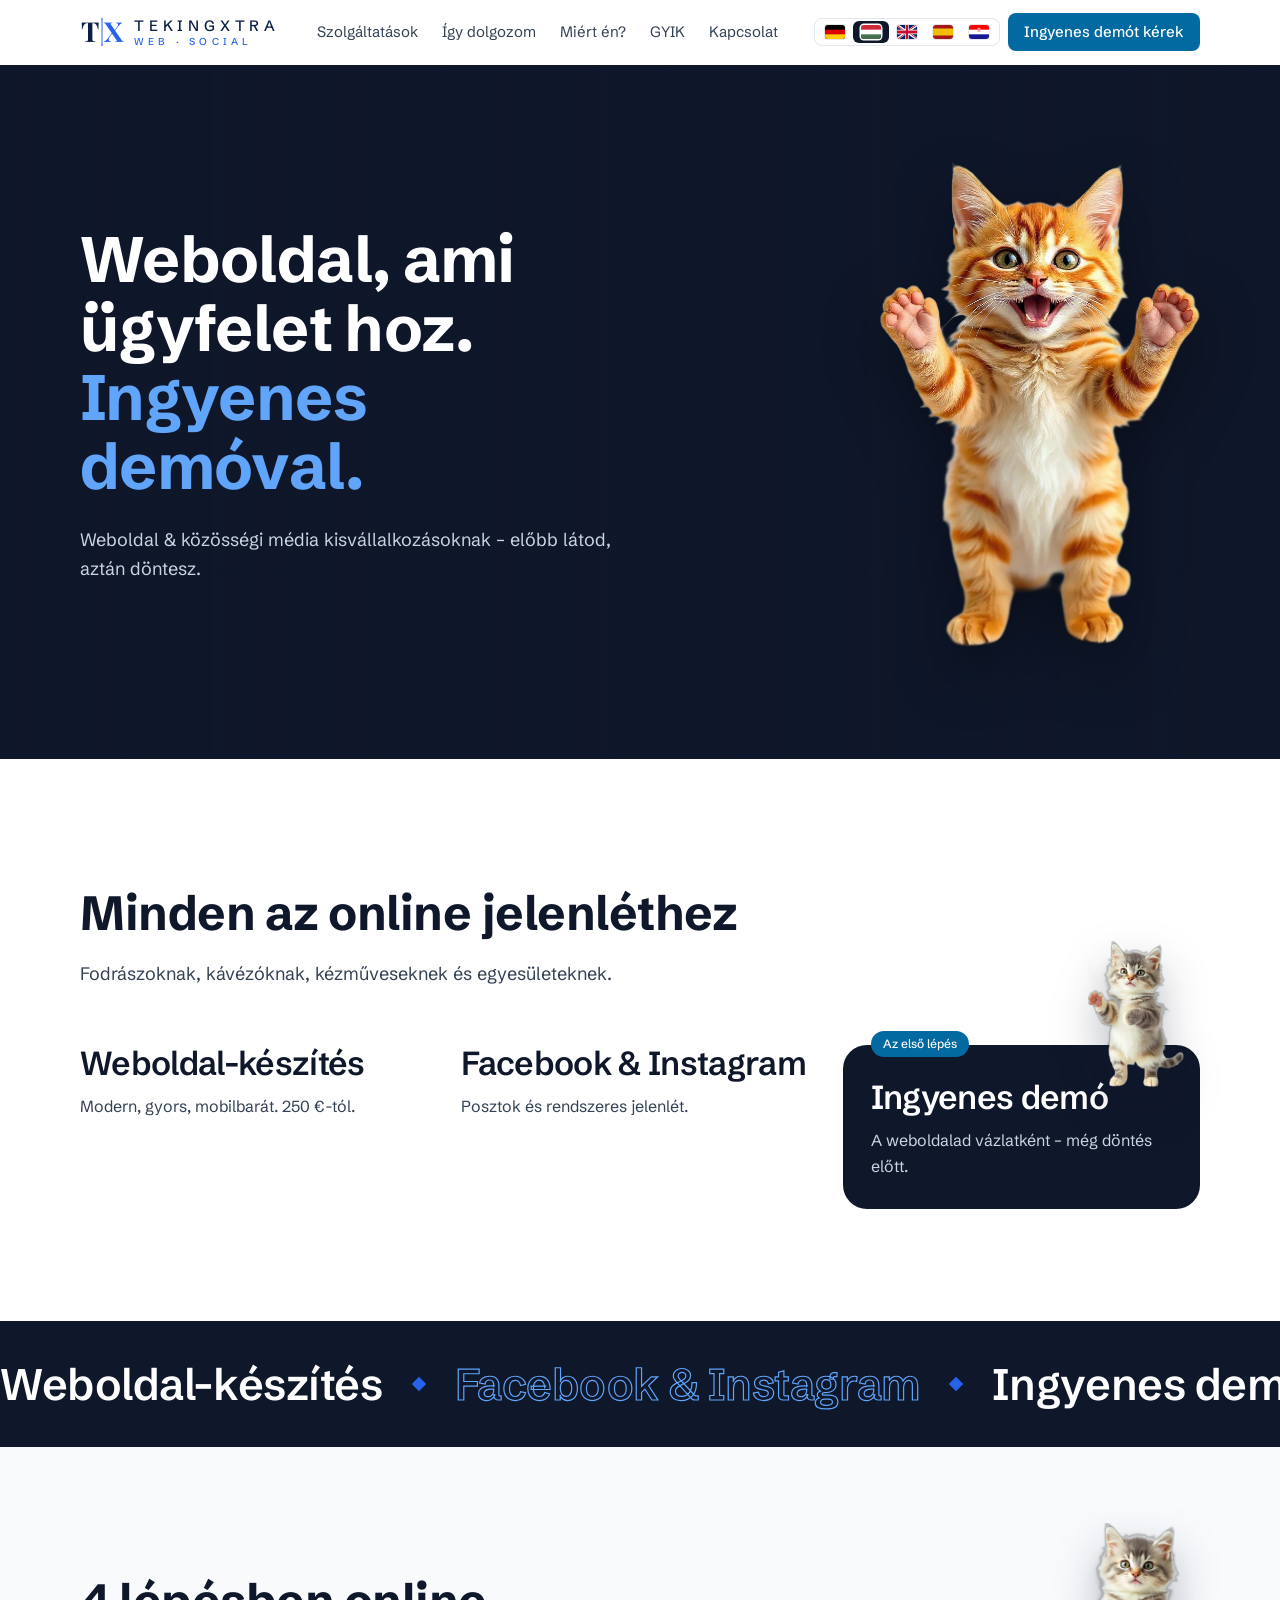
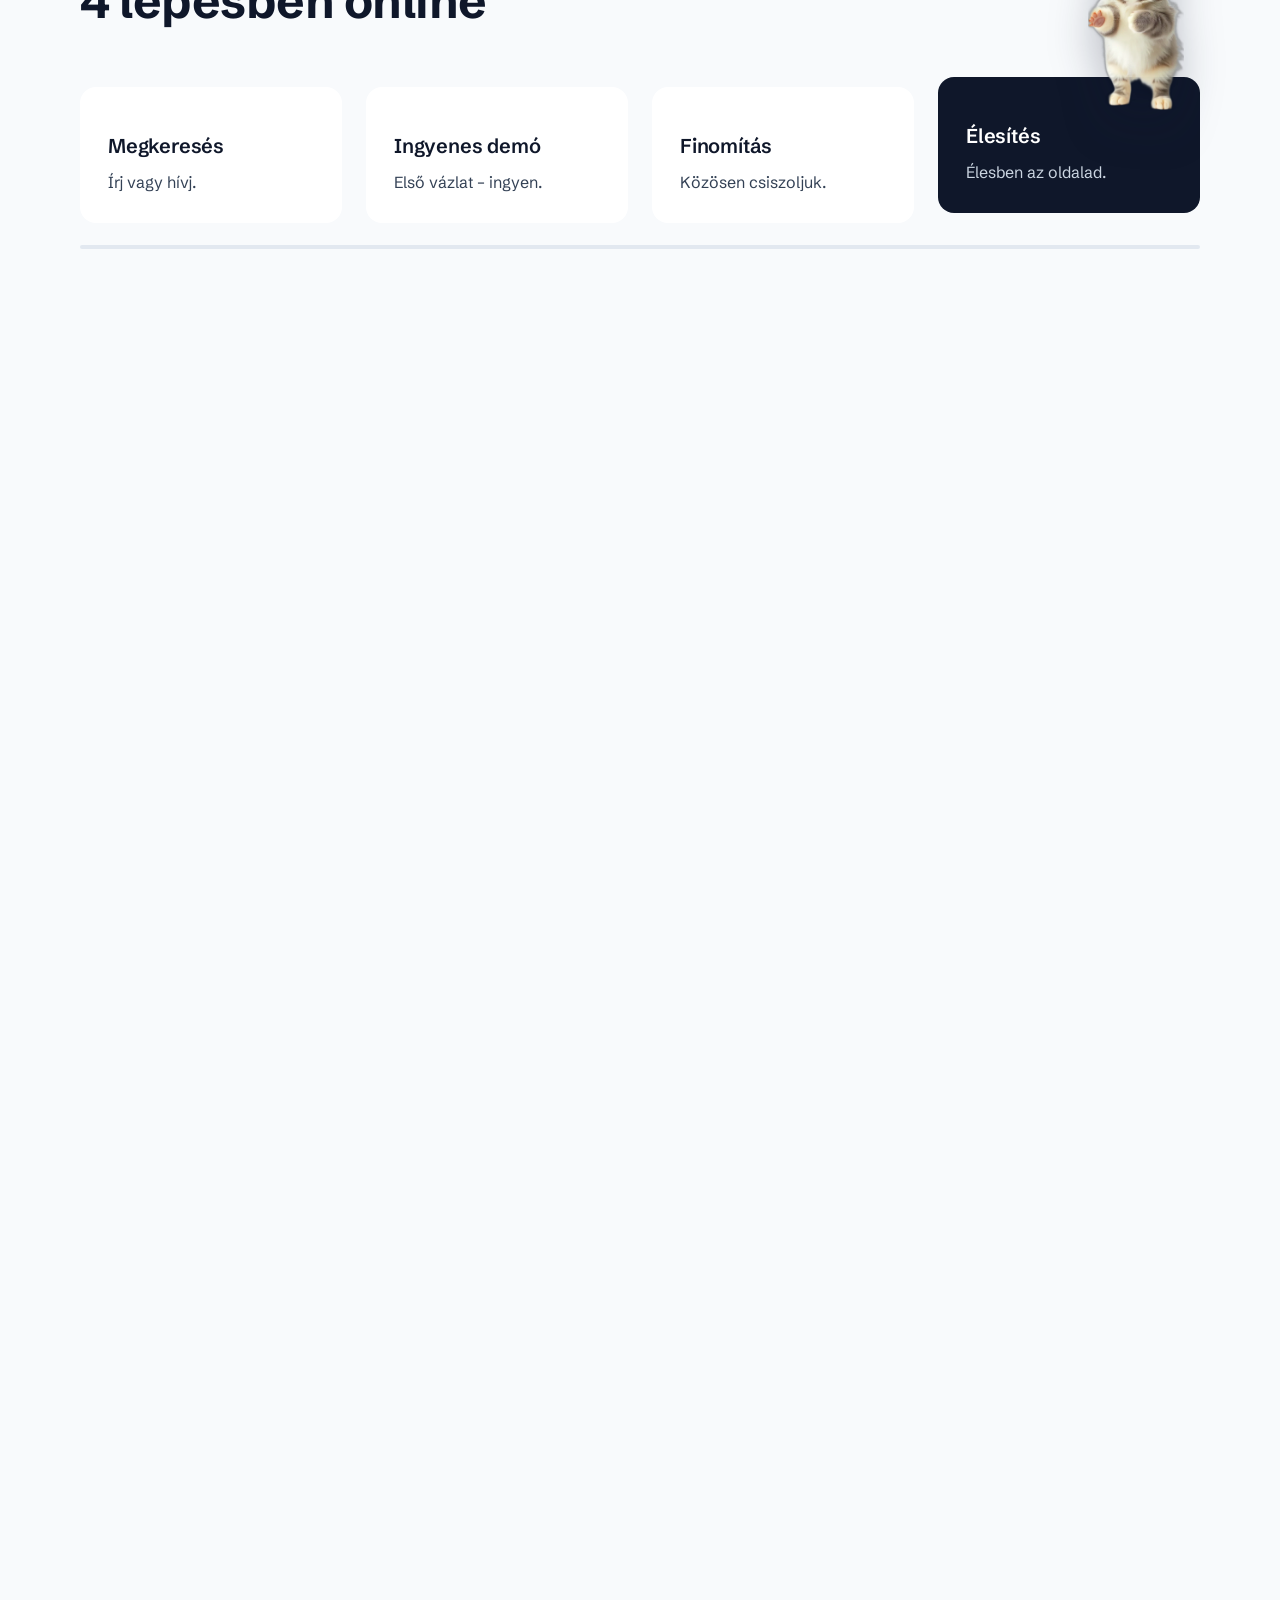
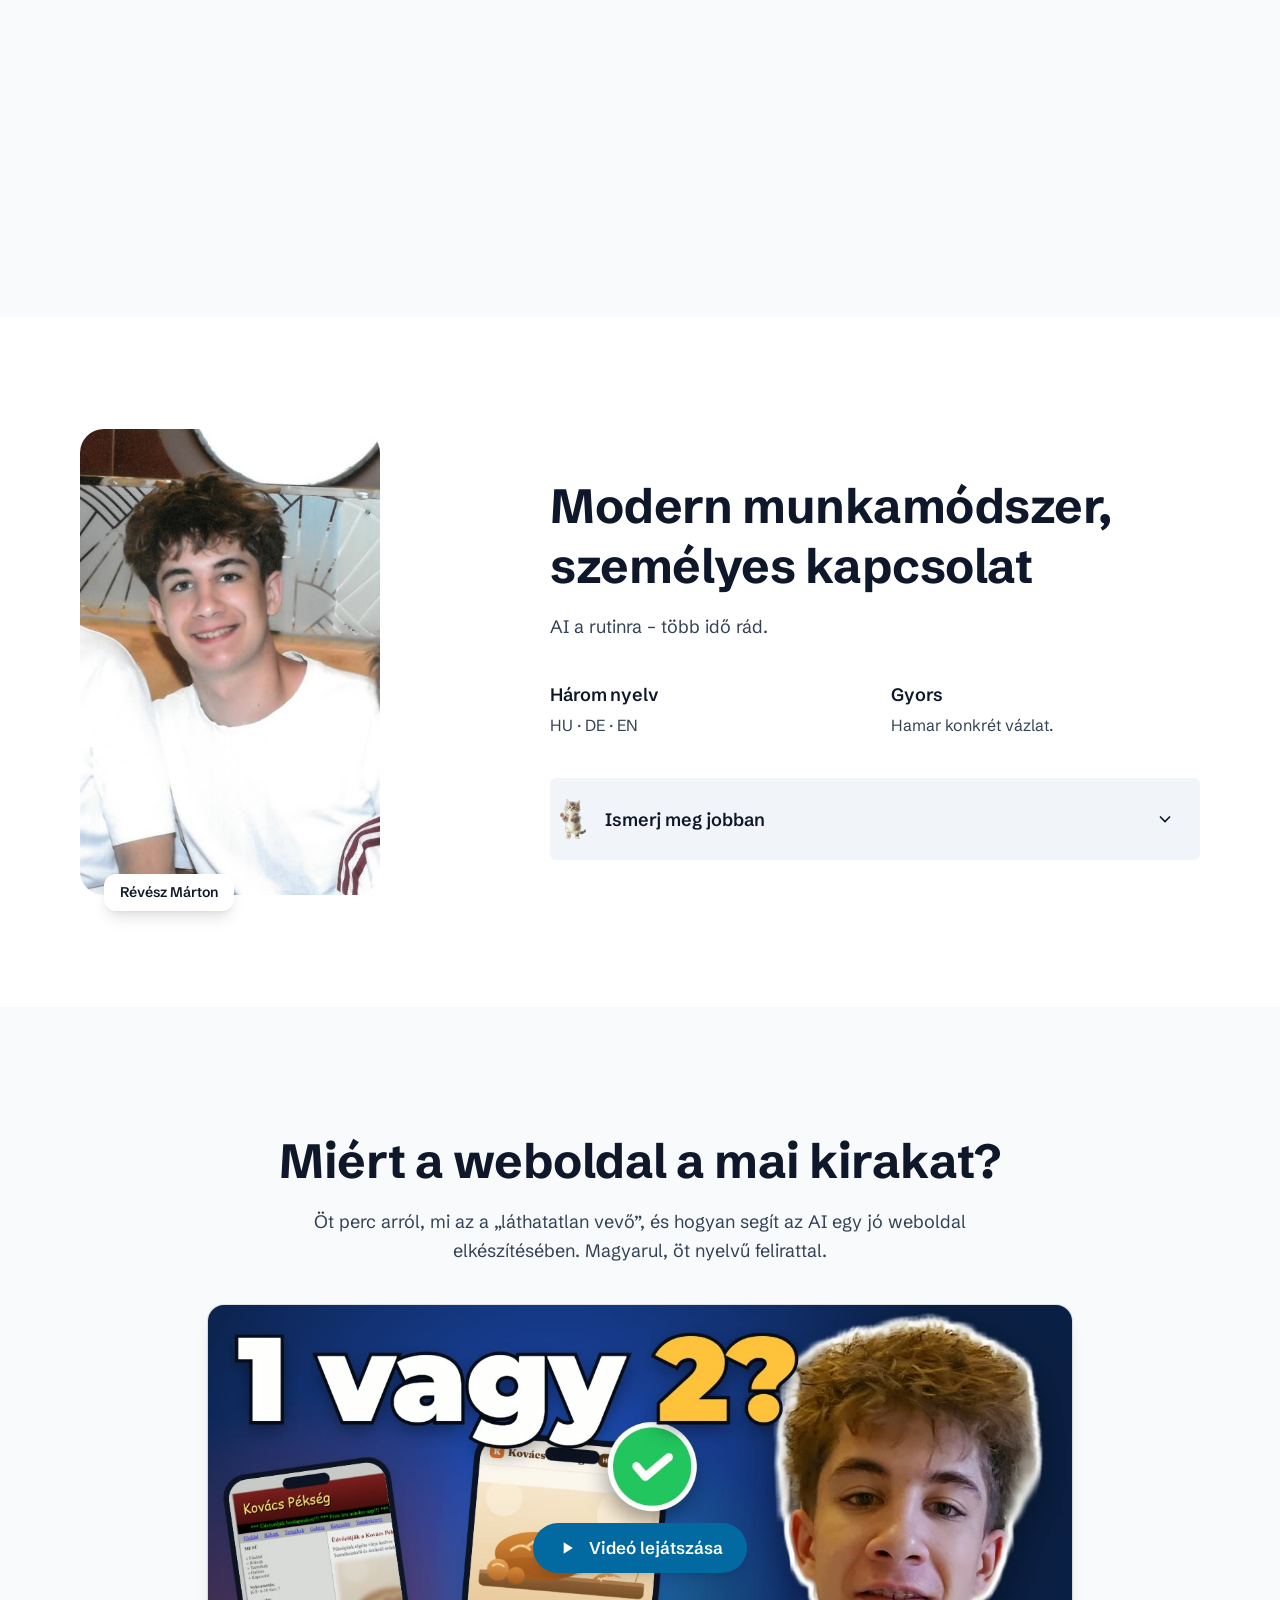
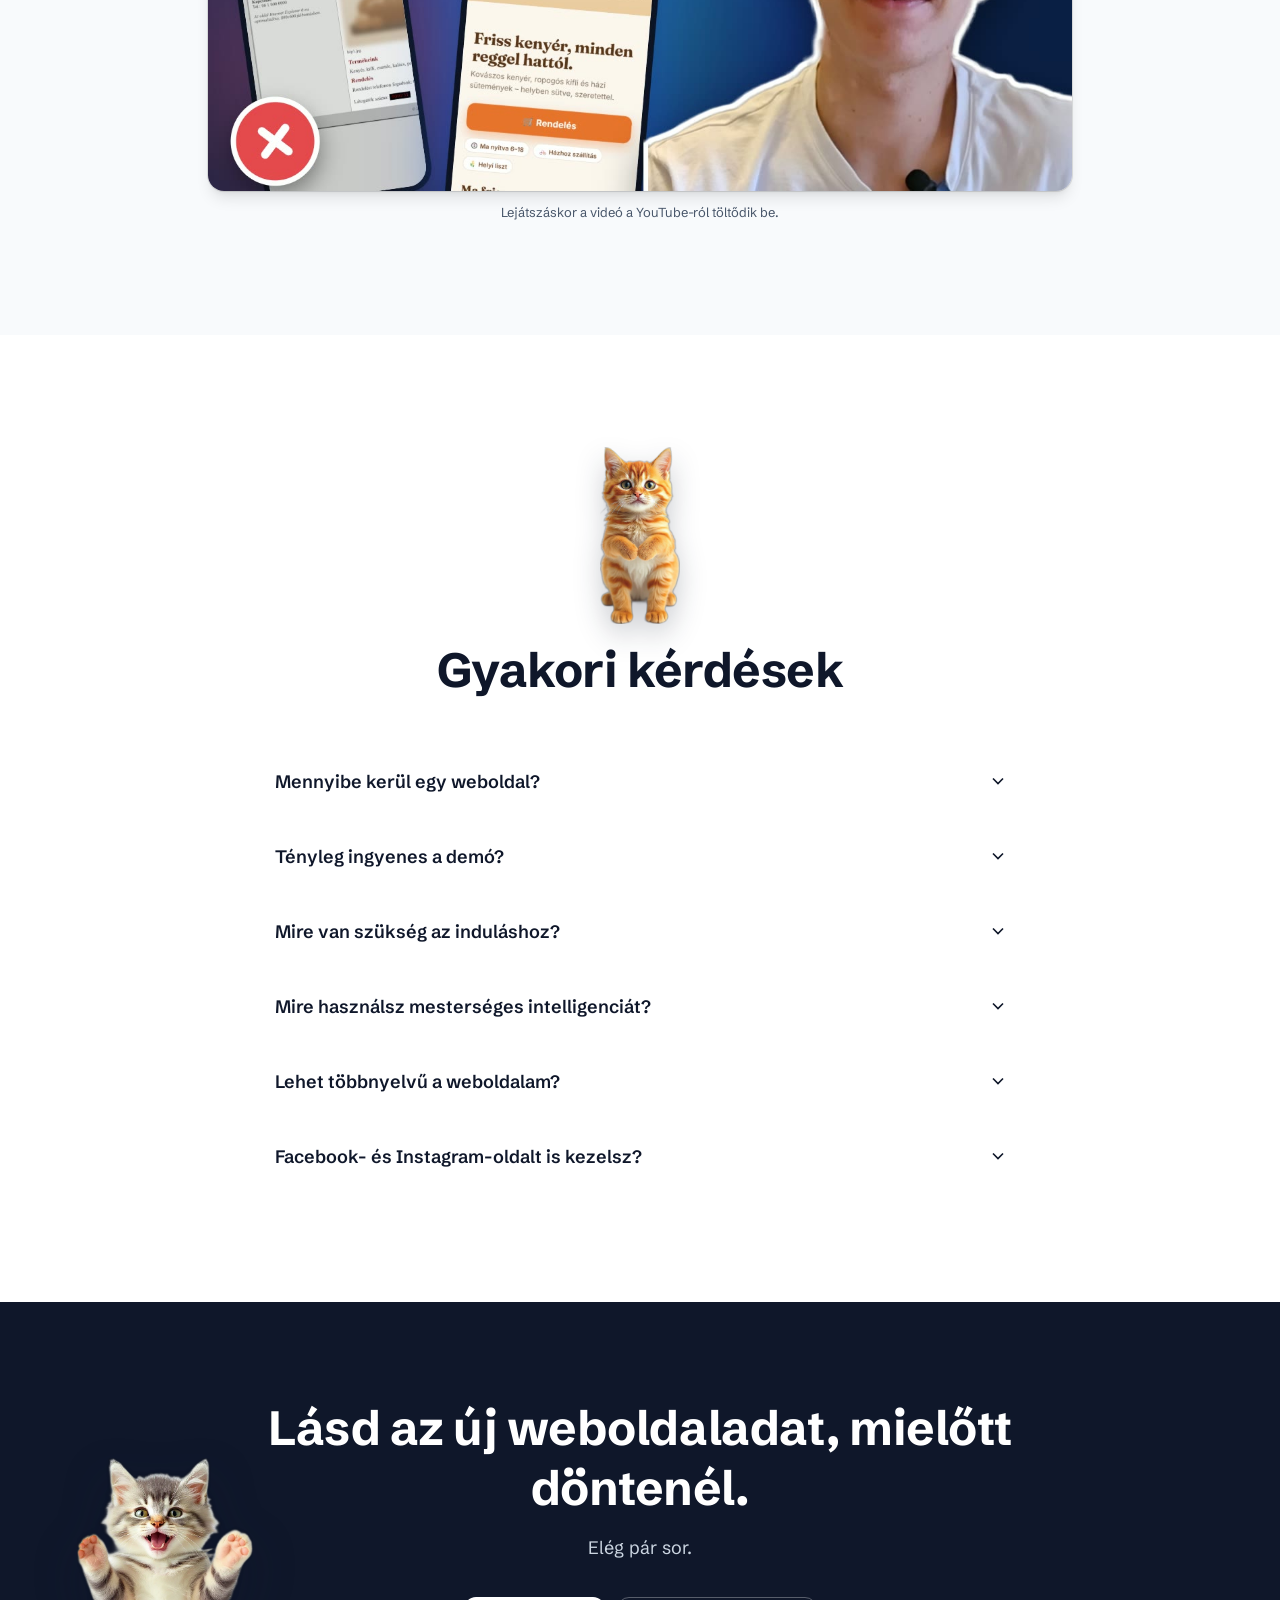
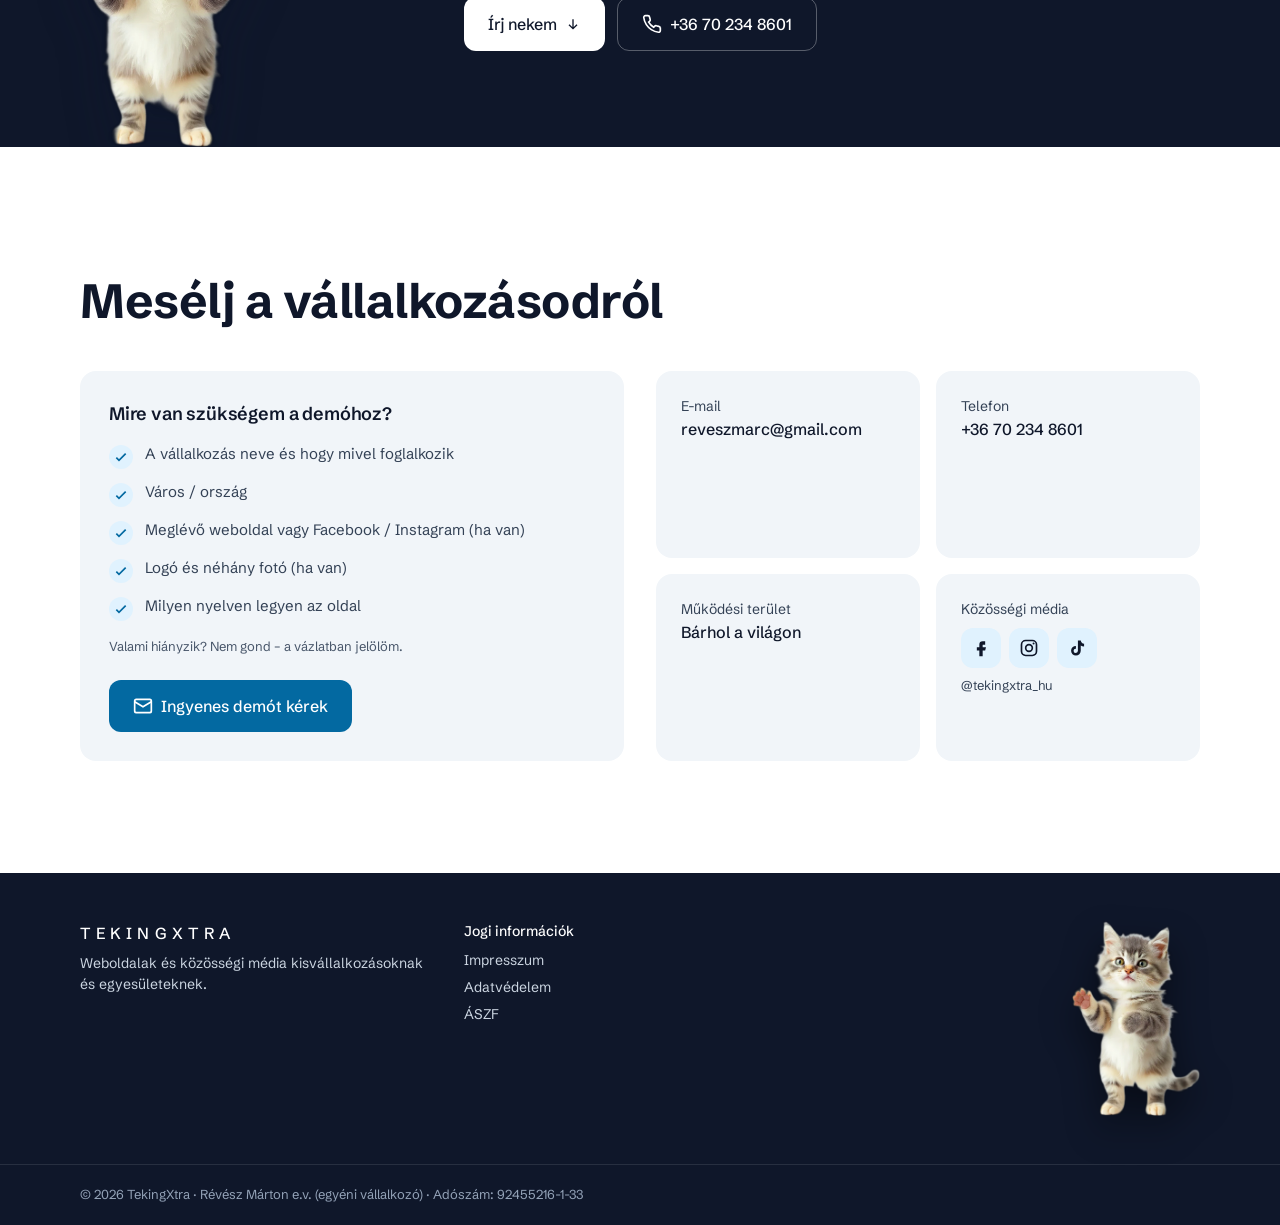
<file: hu/index.html>
<!DOCTYPE html>
<html lang="hu" class="scroll-smooth">
<head>
<meta charset="UTF-8">
<meta name="viewport" content="width=device-width, initial-scale=1">
<title>TekingXtra – Weboldal &amp; közösségi média kisvállalkozásoknak</title>
<link rel="canonical" href="https://tekingxtra.com/hu/">
<link rel="alternate" hreflang="de" href="https://tekingxtra.com/">
<link rel="alternate" hreflang="hu" href="https://tekingxtra.com/hu/">
<link rel="alternate" hreflang="en" href="https://tekingxtra.com/en/">
<link rel="alternate" hreflang="es" href="https://tekingxtra.com/es/">
<link rel="alternate" hreflang="hr" href="https://tekingxtra.com/hr/">
<link rel="alternate" hreflang="x-default" href="https://tekingxtra.com/">
<meta property="og:url" content="https://tekingxtra.com/hu/">
<meta property="og:locale" content="hu_HU">
<meta property="og:title" content="TekingXtra – Weboldal &amp; közösségi média kisvállalkozásoknak">
<meta property="og:description" content="Modern weboldalak és Facebook-, Instagram-kezelés kisvállalkozásoknak és egyesületeknek világszerte – ingyenes demóval.">
<meta property="og:type" content="website">
<meta property="og:image" content="https://tekingxtra.com/assets/tekingxtra-logo.png">
<link rel="icon" type="image/png" href="/assets/tekingxtra-logo.png">
<meta name="description" content="Modern weboldalak és Facebook-, Instagram-kezelés kisvállalkozásoknak és egyesületeknek világszerte – ingyenes demóval.">
<link rel="preconnect" href="https://fonts.googleapis.com">
<link rel="preconnect" href="https://fonts.gstatic.com" crossorigin>
<link href="https://fonts.googleapis.com/css2?family=Playfair+Display:wght@700&display=swap" rel="stylesheet">
<link href="https://fonts.googleapis.com/css2?family=Schibsted+Grotesk:wght@400;500;600;700;800&display=swap" rel="stylesheet">
<link rel="stylesheet" href="/assets/site.css">
<style>
  body { font-family: 'Schibsted Grotesk', sans-serif; }
  h1, h2, h3, .font-heading { font-family: 'Schibsted Grotesk', sans-serif; letter-spacing: -0.01em; }
  :focus-visible { outline: 2px solid #0369A1; outline-offset: 2px; border-radius: 6px; }
  .missing { border: 1.5px dashed #D97706; background: #FFFBEB; color: #92400E; border-radius: 6px; padding: 0 .4em; font-weight: 500; white-space: normal; }
  .missing-block { border: 2px dashed #D97706; background: repeating-linear-gradient(135deg,#FFFBEB 0 12px,#FEF3C7 12px 24px); color: #92400E; }
  .grad-text { color: #2563EB; }
  .bg-navy .grad-text { color: #60A5FA; }
  .glow { position:absolute; border-radius:9999px; filter: blur(70px); opacity:.35; animation: drift 18s ease-in-out infinite alternate; pointer-events:none; }
  @keyframes drift { from { transform: translate(0,0) scale(1);} to { transform: translate(40px,-30px) scale(1.12);} }
  .reveal { opacity: 0; transform: translateY(16px); transition: opacity .6s ease, transform .6s ease; }
  .reveal.in { opacity: 1; transform: none; }
  details summary::-webkit-details-marker { display:none; }
  details[open] .chev { transform: rotate(180deg); }
  @media (prefers-reduced-motion: reduce) {
    *, *::before, *::after { animation: none !important; transition: none !important; scroll-behavior: auto !important; }
    .reveal { opacity: 1; transform: none; }
    .cta-video { display: none; }
  }
  .cta-video { animation: vdrift 6s ease-in-out 1 forwards; transform-origin: 60% 50%; }
  @keyframes vdrift { from { transform: scale(1.08) translate3d(-3%, 1%, 0); } to { transform: scale(1.22) translate3d(3%, -2%, 0); } }
  
  details.reveal { overflow: hidden; border-left: 3px solid transparent; padding-left: 0; transition: border-color .3s ease, padding-left .3s ease, background-color .3s ease; border-radius: 6px; }
  details.reveal[open] { border-left-color: #0369A1; padding-left: 14px; background-color: rgba(3,105,161,.04); }
  details.reveal > p { opacity: 0; transform: translateY(-6px); transition: opacity .35s ease .05s, transform .35s cubic-bezier(.2,.8,.2,1) .05s; }
  details.reveal[open] > p { opacity: 1; transform: none; }
  details .chev { transition: transform .35s cubic-bezier(.34,1.56,.64,1) !important; }
  
  .mascot { position: absolute; pointer-events: none; user-select: none; filter: drop-shadow(0 18px 22px rgba(15,23,42,.28)); z-index: 5; }
  .mascot-float { animation: mfloat 4.5s ease-in-out infinite; }
  @keyframes mfloat { 0%,100% { transform: translateY(0) rotate(-1deg); } 50% { transform: translateY(-10px) rotate(1.5deg); } }
  .mascot-peek { transform: translateY(30%) rotate(8deg); opacity: 0; transition: transform .6s cubic-bezier(.34,1.56,.64,1), opacity .4s ease; }
  .in .mascot-peek, .in.mascot-peek { transform: translateY(0) rotate(0); opacity: 1; }
  .group:hover .mascot-wave { animation: mwave .9s ease-in-out 2; transform-origin: 70% 90%; }
  @keyframes mwave { 0%,100% { transform: rotate(0); } 25% { transform: rotate(-7deg); } 75% { transform: rotate(6deg); } }
  .mascot-jump.in, .in .mascot-jump { animation: mjump 1.1s cubic-bezier(.34,1.56,.64,1) .2s 1 both; }
  @keyframes mjump { 0% { transform: translateY(40px) scale(.9); opacity: 0; } 55% { transform: translateY(-18px) scale(1.04); opacity: 1; } 100% { transform: translateY(0) scale(1); opacity: 1; } }
  @media (prefers-reduced-motion: reduce) { .mascot, .mascot * { animation: none !important; transition: none !important; opacity: 1 !important; transform: none !important; } }
  
  .footer-cat { transform-origin: 60% 95%; animation: fcat 6s ease-in-out infinite; }
  @keyframes fcat { 0%,100% { transform: translateY(0) rotate(0); } 12% { transform: translateY(-6px) rotate(-6deg); } 18% { transform: translateY(-6px) rotate(5deg); } 24% { transform: translateY(-6px) rotate(-5deg); } 30% { transform: translateY(0) rotate(0); } 60% { transform: translateY(-10px) rotate(1deg); } }
  @media (prefers-reduced-motion: reduce) { .footer-cat { animation: none; } }
  
  .side-deco { display: none; position: fixed; top: 0; bottom: 0; width: calc((100vw - 72rem) / 2 - 24px); pointer-events: none; z-index: 1; overflow: hidden; }
  .side-left { left: 0; } .side-right { right: 0; }
  @media (min-width: 1400px) { .side-deco { display: block; } }
  .side-deco > * { position: absolute; will-change: transform; }
  .sd-dots { inset: 0; background-image: radial-gradient(rgba(37,99,235,.22) 1px, transparent 1.4px); background-size: 22px 22px; -webkit-mask-image: linear-gradient(to bottom, transparent, #000 20%, #000 80%, transparent); mask-image: linear-gradient(to bottom, transparent, #000 20%, #000 80%, transparent); opacity: .55; }
  .side-left .sd-dots { -webkit-mask-image: linear-gradient(90deg, #000, transparent 85%); mask-image: linear-gradient(90deg, #000, transparent 85%); }
  .side-right .sd-dots { -webkit-mask-image: linear-gradient(270deg, #000, transparent 85%); mask-image: linear-gradient(270deg, #000, transparent 85%); }
  .sd-orb { width: 260px; height: 260px; border-radius: 9999px; filter: blur(60px); opacity: .22; animation: sdOrb 22s ease-in-out infinite alternate; }
  .sd-orb-a { background: #2563EB; top: 12%; left: -80px; }
  .sd-orb-b { background: #2563EB; bottom: 8%; right: -90px; animation-duration: 28s; animation-delay: -9s; }
  .side-right .sd-orb-a { left: auto; right: -80px; } .side-right .sd-orb-b { right: auto; left: -90px; }
  @keyframes sdOrb { from { transform: translate(0,0) scale(1); } to { transform: translate(40px, 80px) scale(1.15); } }
  .sd-line { top: 18%; height: 64%; width: 12px; opacity: .45; stroke-dasharray: 600; stroke-dashoffset: 600; animation: sdDraw 3.5s ease-out .6s forwards, sdPulse 6s ease-in-out 4s infinite; }
  .side-left .sd-line { right: 28%; } .side-right .sd-line { left: 28%; }
  .sd-line path:first-child { stroke-dasharray: 600; stroke-dashoffset: 600; animation: sdDraw 3.5s ease-out .6s forwards; }
  @keyframes sdDraw { to { stroke-dashoffset: 0; } }
  @keyframes sdPulse { 0%,100% { opacity: .45; } 50% { opacity: .2; } }
  .sd-diamond { opacity: .5; }
  .sd-spin { animation: sdSpin 18s linear infinite; } .sd-rev { animation-direction: reverse; animation-duration: 26s; }
  .sd-float { animation: sdFloat 7s ease-in-out infinite; }
  @keyframes sdSpin { to { transform: rotate(360deg); } }
  @keyframes sdFloat { 0%,100% { transform: translateY(0) rotate(0); } 50% { transform: translateY(-18px) rotate(45deg); } }
  .sd-mono { bottom: 6%; font-family: 'Playfair Display', Georgia, serif; font-weight: 700; font-size: 140px; line-height: 1; color: transparent; -webkit-text-stroke: 1px rgba(37,99,235,.22); }
  .side-left .sd-mono { left: 18%; } .side-right .sd-mono { right: 18%; }
  @media (prefers-reduced-motion: reduce) { .side-deco * { animation: none !important; stroke-dashoffset: 0 !important; } }
  html, body { overflow-x: clip; }
  
  .legal-dlg { width: min(760px, calc(100vw - 32px)); max-height: calc(100dvh - 48px); padding: 0; border: 0; border-radius: 20px; box-shadow: 0 30px 80px rgba(2,6,23,.35); overflow: hidden; color: #334155; background: #fff; }
  .legal-dlg[open] { display: flex; flex-direction: column; animation: dlgIn .35s cubic-bezier(.16,1,.3,1); }
  .legal-dlg::backdrop { background: rgba(15,23,42,.72); }
  @keyframes dlgIn { from { opacity: 0; transform: translateY(16px) scale(.98); } to { opacity: 1; transform: none; } }
  html:has(.legal-dlg[open]) { overflow: hidden; }
  .legal-head { display: flex; align-items: center; justify-content: space-between; gap: 16px; padding: 18px 24px; border-bottom: 1px solid #E2E8F0; }
  .legal-head h2 { font-size: 22px; font-weight: 700; color: #0F172A; }
  .legal-x { width: 40px; height: 40px; border-radius: 9999px; font-size: 26px; line-height: 1; color: #334155; transition: background .2s, transform .2s; cursor: pointer; }
  .legal-x:hover { background: #F1F5F9; transform: rotate(90deg); }
  .legal-body { overflow-y: auto; padding: 8px 24px 28px; font-size: 15px; line-height: 1.65; }
  .legal-body [data-ll] { display: none; } .legal-body [data-ll].on { display: block; }
  .legal-body h3 { margin: 22px 0 6px; font-size: 16px; font-weight: 600; color: #0F172A; }
  .legal-body p, .legal-body li { margin: 6px 0; }
  .legal-body ul { padding-left: 0; list-style: none; }
  .legal-body a { color: #0369A1; text-decoration: underline; text-underline-offset: 2px; }
  .legal-lead { margin-top: 18px !important; font-size: 16px; color: #0F172A; font-weight: 500; }
  .legal-date { margin-top: 24px !important; font-size: 13px; color: #64748B; }
  
  .m-cta { transition: transform .18s cubic-bezier(.2,.8,.2,1); }
  .m-cta-arrow { animation: nudge 1.8s cubic-bezier(.2,.8,.2,1) infinite; }
  @keyframes nudge { 0%, 60%, 100% { transform: translateX(0); } 30% { transform: translateX(5px); } }
  .m-hero-cat { animation: catIn .9s cubic-bezier(.2,1.4,.4,1) .5s both, floaty 4s ease-in-out 1.4s infinite; }
  @keyframes catIn { from { opacity: 0; transform: translateY(40px) rotate(-12deg) scale(.6); } to { opacity: 1; transform: none; } }
  @keyframes floaty { 0%,100% { transform: translateY(0); } 50% { transform: translateY(-8px); } }
  
  a, button, summary { -webkit-tap-highlight-color: transparent; }
  a:active, button:active, summary:active { transform: scale(.97); }
  
  .hw { display: inline-block; opacity: 0; transform: translateY(.45em); animation: wordUp .7s cubic-bezier(.2,.8,.2,1) forwards; }
  @keyframes wordUp { to { opacity: 1; transform: none; } }
  
  .reveal { transition-delay: var(--d, 0ms); }
  @media (max-width: 767px) {
    header#top { border-bottom-color: transparent !important; }
    
    .m-services { gap: 44px; margin-top: 40px; }
    .m-services article { border: 0 !important; background: transparent !important; padding: 0 !important; box-shadow: none !important; }
    .m-services article > div:first-of-type { display: none; }
    .m-services article h3 { margin-top: 0; font-size: 30px; line-height: 1.1; letter-spacing: -.02em; }
    .m-services article p { font-size: 17px; }
    .m-services article.reveal { transform: translateX(-28px); }
    .m-services article.reveal.in { transform: none; }
    .m-services article:last-child { background: #0F172A !important; padding: 34px 24px 28px !important; border-radius: 24px; margin: 8px -4px 0; }
    .m-services article:last-child h3 { color: #fff; }
    .m-services article:last-child p { color: #CBD5E1; }
    .m-services article:last-child > span.absolute { top: -14px; left: 24px; }
    
    .m-steps { display: flex !important; overflow-x: auto; scroll-snap-type: x mandatory; gap: 12px; margin: 32px -16px 0; padding: 4px 16px 16px; scrollbar-width: none; }
    .m-steps::-webkit-scrollbar { display: none; }
    .m-steps > li { flex: 0 0 76%; scroll-snap-align: start; border: 0 !important; padding: 28px 24px !important; min-height: 190px;
      transition: transform .45s cubic-bezier(.2,.8,.2,1), opacity .45s ease, background-color .45s ease !important; }
    .m-steps > li > span:first-child { display: none; }
    .m-steps > li h3 { margin-top: 0; font-size: 24px; letter-spacing: -.01em; }
    .m-steps > li p { font-size: 16px; }
    .m-steps > li.reveal.in:not(.on) { transform: scale(.93); opacity: .55; }
    .m-steps > li.on { background: #0F172A !important; }
    .m-steps > li.on h3 { color: #fff; } .m-steps > li.on p { color: #CBD5E1; }
    
    .m-why > div > div:first-child { display: none; }
    .m-why h3 { font-size: 22px; }
    #warum figure .relative.overflow-hidden { box-shadow: none; }
    
    .m-flat, #kontakt .rounded-2xl.border { border-color: transparent !important; background-color: #F1F5F9 !important; }
    .m-flat summary > span > img { width: 44px; height: 44px; }
    #kontakt .auto-rows-fr { grid-auto-rows: auto; height: auto; }
    #kontakt .auto-rows-fr > * { padding: 20px !important; }
    #kontakt .auto-rows-fr p.mt-4 { margin-top: 10px; }
  }
  @media (prefers-reduced-motion: reduce) {
    .hw { opacity: 1; transform: none; animation: none; }
    .m-cta-arrow, .m-hero-cat { animation: none; }
    .m-steps > li.reveal.in:not(.on) { transform: none; opacity: 1; }
  }
  
  .m-deco { display: none; }
  @media (max-width: 767px) {
    .m-deco-host { position: relative; overflow: hidden; }
    .m-deco-host > :not(.m-deco) { position: relative; z-index: 1; }
    .m-deco { display: block; position: absolute; inset: 0; z-index: 0; pointer-events: none; }
    .m-deco > * { position: absolute; will-change: transform; }
    .md-mono { font-family: 'Playfair Display', Georgia, serif; font-weight: 700; font-size: 230px; line-height: 1; color: transparent;
      -webkit-text-stroke: 1.2px rgba(37,99,235,.16); animation: mdBreath 9s ease-in-out infinite; }
    .m-deco.dark .md-mono { -webkit-text-stroke-color: rgba(147,197,253,.16); }
    .md-dots { width: 150px; height: 150px; background-image: radial-gradient(rgba(37,99,235,.28) 1.2px, transparent 1.6px); background-size: 16px 16px;
      -webkit-mask-image: radial-gradient(circle, #000 35%, transparent 72%); mask-image: radial-gradient(circle, #000 35%, transparent 72%);
      animation: mdDrift 14s ease-in-out infinite alternate; }
    .m-deco.dark .md-dots { background-image: radial-gradient(rgba(147,197,253,.3) 1.2px, transparent 1.6px); }
    .md-dia { opacity: .55; }
    .md-line { width: 12px; height: 180px; opacity: .45; }
    .md-line path:first-child { stroke-dasharray: 200; stroke-dashoffset: 200; }
    .m-deco.on .md-line path:first-child { animation: sdDraw 2.4s cubic-bezier(.2,.8,.2,1) .2s forwards; }
    .md-orb { width: 200px; height: 200px; border-radius: 9999px; background: #2563EB; opacity: .10; filter: blur(50px); animation: sdOrb 20s ease-in-out infinite alternate; }
    .m-deco.dark .md-orb { opacity: .22; }
    
    .m-deco > * { opacity: 0; transition: opacity 1.2s ease; }
    .m-deco.on > * { opacity: 1; }
    .m-deco.on > .md-dia { opacity: .55; }
    .m-deco.on > .md-line { opacity: .45; }
    .m-deco.on > .md-orb { opacity: .10; } .m-deco.dark.on > .md-orb { opacity: .22; }
  }
  @keyframes mdBreath { 0%,100% { scale: 1; rotate: -3deg; } 50% { scale: 1.07; rotate: 3deg; } }
  @keyframes mdDrift { from { transform: translate(0,0) rotate(0); } to { transform: translate(34px,-26px) rotate(8deg); } }
  @media (prefers-reduced-motion: reduce) { .m-deco * { animation: none !important; } .md-line path:first-child { stroke-dashoffset: 0; } }
  
  .reveal .h-rise { clip-path: inset(0 0 100% 0); transform: translateY(.35em); transition: clip-path .9s cubic-bezier(.2,.8,.2,1) .08s, transform .9s cubic-bezier(.2,.8,.2,1) .08s; }
  .reveal.in .h-rise { clip-path: inset(-20% -5% -20% -5%); transform: none; }
  
  .pop.reveal { transform: translateY(12px) scale(.86); transition: opacity .5s ease, transform .6s cubic-bezier(.2,1.5,.4,1); transition-delay: var(--d, 0ms); }
  .pop.reveal.in { transform: none; }
  
  .reveal.in > svg.text-cta:first-child, .reveal.in > div > svg.text-cta { animation: nod .7s cubic-bezier(.2,.8,.2,1) .35s both; }
  @keyframes nod { 0% { transform: rotate(0) scale(1); } 35% { transform: rotate(-14deg) scale(1.18); } 70% { transform: rotate(8deg) scale(1.05); } 100% { transform: none; } }
  
  .shine { position: relative; overflow: hidden; isolation: isolate; }
  .shine::after { content: ''; position: absolute; top: 0; bottom: 0; left: -60%; width: 40%; z-index: -1; pointer-events: none;
    background: linear-gradient(105deg, transparent, rgba(255,255,255,.45), transparent); transform: skewX(-18deg); animation: shine 5.5s ease-in-out 2s infinite; }
  .m-cta.shine::after { background: linear-gradient(105deg, transparent, rgba(37,99,235,.18), transparent); }
  @keyframes shine { 0%, 70% { left: -60%; } 100% { left: 130%; } }
  
  .mascot-float { animation: mfloat 4.5s ease-in-out infinite, sway 7s ease-in-out infinite; }
  @keyframes sway { 0%,100% { rotate: -2.5deg; } 50% { rotate: 2.5deg; } }
  @media (prefers-reduced-motion: reduce) {
    .reveal .h-rise, .pop.reveal { clip-path: none; transform: none; transition: none; }
    .shine::after, .reveal.in > svg.text-cta:first-child, .reveal.in > div > svg.text-cta { animation: none; }
    .mascot-float { animation: none; }
  }
  
  .burger { display: block; position: relative; width: 24px; height: 18px; }
  .burger i { position: absolute; left: 0; width: 24px; height: 2px; border-radius: 2px; background: #0F172A;
    transition: transform .45s cubic-bezier(.7,0,.2,1), opacity .25s ease, top .45s cubic-bezier(.7,0,.2,1), width .3s ease; }
  .burger i:nth-child(1) { top: 0; } .burger i:nth-child(2) { top: 8px; width: 16px; } .burger i:nth-child(3) { top: 16px; }
  #menuBtn:hover .burger i:nth-child(2) { width: 24px; }
  #menuBtn.open .burger i:nth-child(1) { top: 8px; transform: rotate(45deg); }
  #menuBtn.open .burger i:nth-child(2) { opacity: 0; transform: translateX(10px); }
  #menuBtn.open .burger i:nth-child(3) { top: 8px; transform: rotate(-45deg); }
  .mnav { position: absolute; left: 0; right: 0; top: 100%; height: calc(100dvh - var(--hh, 64px)); overflow-y: auto; background: #0F172A;
    clip-path: circle(0px at calc(100% - 36px) -32px); visibility: hidden; transition: clip-path .7s cubic-bezier(.7,0,.2,1), visibility 0s linear .7s; }
  .mnav.open { clip-path: circle(160% at calc(100% - 36px) -32px); visibility: visible; transition: clip-path .75s cubic-bezier(.7,0,.2,1), visibility 0s; }
  .mnav-in { position: relative; z-index: 1; }
  .mnav a { opacity: 0; transform: translateY(26px); transition: opacity .45s ease, transform .6s cubic-bezier(.2,.8,.2,1), color .2s ease; }
  .mnav a:not(.bg-cta) { color: #fff; font-family: 'Schibsted Grotesk', system-ui, sans-serif; font-size: 34px; font-weight: 600; letter-spacing: -.02em; line-height: 1.15; padding: 10px 0; }
  .mnav a:not(.bg-cta):active, .mnav a:not(.bg-cta):hover { color: #60A5FA; }
  .mnav a.bg-cta { margin-top: 28px; font-size: 17px; padding: 16px 20px; border-radius: 9999px; background: #fff; color: #0F172A; }
  .mnav.open a { opacity: 1; transform: none; }
  .mnav.open a:nth-child(1) { transition-delay: .18s; } .mnav.open a:nth-child(2) { transition-delay: .24s; } .mnav.open a:nth-child(3) { transition-delay: .30s; }
  .mnav.open a:nth-child(4) { transition-delay: .36s; } .mnav.open a:nth-child(5) { transition-delay: .42s; } .mnav.open a:nth-child(6) { transition-delay: .48s; }
  .mnav.open a:nth-child(7) { transition-delay: .54s; }
  .mnav-mono { position: absolute; right: -40px; bottom: -40px; font-family: 'Playfair Display', Georgia, serif; font-weight: 700; font-size: 300px; line-height: 1;
    color: transparent; -webkit-text-stroke: 1.2px rgba(147,197,253,.18); opacity: 0; transform: translateY(40px) rotate(-6deg); transition: opacity .8s ease .3s, transform 1.1s cubic-bezier(.2,.8,.2,1) .3s; pointer-events: none; }
  .mnav.open .mnav-mono { opacity: 1; transform: none; animation: mdBreath 9s ease-in-out 1.4s infinite; }
  .mnav-dia { position: absolute; left: 24px; bottom: 120px; width: 22px; height: 22px; border: 1.3px solid rgba(147,197,253,.5); transform: rotate(45deg); opacity: 0; transition: opacity .6s ease .5s; pointer-events: none; }
  .mnav.open .mnav-dia { opacity: 1; animation: sdSpin 14s linear infinite; }
  html.menu-open { overflow: hidden; }
  html.menu-open #top { background: #fff; }
  @media (prefers-reduced-motion: reduce) { .mnav, .mnav a, .burger i { transition: none !important; } .mnav.open .mnav-mono, .mnav.open .mnav-dia { animation: none; } }
  
  @property --ang { syntax: '<angle>'; inherits: false; initial-value: 0deg; }
  
  @media (min-width: 768px) { html.fx-pinSteps #ablauf { height: 230vh; overflow: clip; }
    html.fx-pinSteps #ablauf > .max-w-6xl { position: sticky; top: calc(var(--hh, 64px) + 28px); }
    html.fx-pinSteps .m-steps > li { transition: transform .55s cubic-bezier(.2,.8,.2,1), background-color .55s ease, opacity .55s ease !important; }
    html.fx-pinSteps .m-steps > li.on { background: #0F172A; transform: translateY(-10px); }
    html.fx-pinSteps .m-steps > li.on h3 { color: #fff; } html.fx-pinSteps .m-steps > li.on p { color: #CBD5E1; } html.fx-pinSteps .m-steps > li.on .grad-text { color: #60A5FA; } }
  .fx-steps-bar { display: none; }
  @media (max-width: 767px) { html.fx-pinSteps .fx-steps-bar { display: none !important; } }
  html.fx-pinSteps .fx-steps-bar { display: block; height: 4px; border-radius: 9999px; background: #E2E8F0; margin-top: 22px; overflow: hidden; }
  html.fx-pinSteps .fx-steps-bar > i { display: block; height: 100%; width: 0; border-radius: inherit; background: #2563EB; position: relative; overflow: hidden; }
  html.fx-pinSteps .fx-steps-bar > i::after { content: ''; position: absolute; inset: 0; width: 40%; background: linear-gradient(90deg, transparent, rgba(255,255,255,.8), transparent); animation: barGlint 1.6s linear infinite; }
  @keyframes barGlint { from { transform: translateX(-100%); } to { transform: translateX(300%); } }
  
  .fx-pill { display: none; }
  @media (max-width: 767px) {
    html.fx-stickyCta .fx-pill { display: inline-flex; position: fixed; left: 50%; bottom: 18px; z-index: 30; align-items: center; gap: 8px; white-space: nowrap;
      background: #0F172A; color: #fff; font-weight: 600; font-size: 15px; padding: 14px 22px; border-radius: 9999px; box-shadow: 0 12px 30px -10px rgba(15,23,42,.6);
      transform: translate(-50%, 140%); transition: transform .55s cubic-bezier(.2,1.2,.3,1); }
    html.fx-stickyCta .fx-pill.show { transform: translate(-50%, 0); }
    html.fx-stickyCta .fx-pill.shine::after { background: linear-gradient(105deg, transparent, rgba(255,255,255,.35), transparent); }
  }
  
  .fx-prog { display: none; }
  html.fx-progress .fx-prog { display: block; position: absolute; left: 0; right: 0; bottom: -1px; height: 3px; pointer-events: none; }
  html.fx-progress .fx-prog > i { display: block; height: 100%; width: 100%; transform-origin: 0 50%; transform: scaleX(0); background: #2563EB; }
  html.fx-progress .fx-prog > i::after { content: ''; position: absolute; top: 0; bottom: 0; width: 60px; right: 0; background: radial-gradient(closest-side, rgba(255,255,255,.95), transparent); }
  
  .fx-band { display: none; }
  html.fx-marquee .fx-band { display: block; position: relative; z-index: 2; overflow: hidden; background: #0F172A; padding: 22px 0; }
  .fx-track { display: flex; width: max-content; animation: marq 38s linear infinite; }
  .fx-track span { display: inline-flex; align-items: center; gap: 28px; padding-right: 28px; color: #fff; font-family: 'Schibsted Grotesk', system-ui, sans-serif; font-weight: 600; font-size: 30px; letter-spacing: -.01em; white-space: nowrap; }
  .fx-track span:nth-child(even) { color: transparent; -webkit-text-stroke: 1.2px #60A5FA; }
  .fx-track svg { width: 16px; height: 16px; flex: none; }
  @keyframes marq { to { transform: translateX(-50%); } }
  @media (min-width: 768px) { .fx-track span { font-size: 44px; } html.fx-marquee .fx-band { padding: 30px 0; } }
  
  html.fx-spotlight .fx-spot { position: relative; }
  html.fx-spotlight .fx-spot::after { content: ''; position: absolute; inset: 0; border-radius: inherit; pointer-events: none; opacity: 0; transition: opacity .35s ease;
    background: radial-gradient(260px circle at var(--mx, 50%) var(--my, 50%), rgba(37,99,235,.14), transparent 70%); }
  html.fx-spotlight .fx-spot:hover::after, html.fx-spotlight .fx-spot.tap::after { opacity: 1; }
  @media (prefers-reduced-motion: reduce) {
    html.fx-pinSteps #ablauf { height: auto; } html.fx-pinSteps #ablauf > .max-w-6xl { position: relative; top: 0; }
    .fx-track, html.fx-ring .fx-ringed::before, html.fx-textShine #ctaBand h2 { animation: none !important; }
  }
  .lang-btn .fx-flag { transition: transform .25s cubic-bezier(.2,1.4,.4,1); }
  .lang-btn:hover .fx-flag { transform: scale(1.12) rotate(-4deg); }
  .lang-btn.bg-navy .fx-flag { box-shadow: 0 0 0 1.5px #fff; }
  @media (max-width: 639px) { .lang-btn { padding: 5px 4px !important; } .lang-btn .fx-flag { width: 20px; height: 14px; } }
  
  .m-services article { border: 0 !important; background: transparent !important; box-shadow: none !important; padding: 0 !important; }
  .m-services article > div:first-of-type { display: none; }
  .m-services article h3 { margin-top: 0; letter-spacing: -.02em; line-height: 1.1; font-size: clamp(26px, 2.6vw, 34px); }
  .m-services article:last-child { background: #0F172A !important; border-radius: 24px; padding: 34px 28px 30px !important; }
  .m-services article:last-child h3 { color: #fff; } .m-services article:last-child p { color: #CBD5E1; }
  .m-services article:last-child > span.absolute { top: -14px; left: 28px; }
  .m-steps > li { border: 0 !important; }
  .m-steps > li > span:first-child { display: none; }
  .m-why > div > div:first-child { display: none; }
  #kontakt .auto-rows-fr > * > svg:first-child { display: none; }
  #kontakt .auto-rows-fr > * > p:first-of-type { margin-top: 0; }
  .m-flat, #kontakt .rounded-2xl.border { border-color: transparent !important; background-color: #F1F5F9 !important; }
  .sd-orb, .md-orb { display: none !important; }
  .hero-cat-big { filter: drop-shadow(0 24px 30px rgba(0,0,0,.35)); animation: catIn .9s cubic-bezier(.2,1.4,.4,1) .4s both, floaty 4.5s ease-in-out 1.4s infinite; }
  @media (prefers-reduced-motion: reduce) { .hero-cat-big { animation: none; } }
  .cta-video { filter: grayscale(1) sepia(1) hue-rotate(178deg) saturate(2.4) brightness(.9); } 
  header#top nav a, header#top a.bg-cta { white-space: nowrap; }
  @media (min-width: 1024px) and (max-width: 1279px) {  header#top nav { gap: 18px; font-size: 14px; } .lang-btn span { display: none; } }
  
  .legal-note { margin: 16px 0 0; padding: 10px 14px; border-radius: 10px; background: #F1F5F9; font-size: 14px; color: #0F172A; }
  @media (min-width: 640px) and (max-width: 1439px) { .lang-btn span { display: none; } }
  @media (max-width: 639px) {
    .lang-wrap { position: relative; width: 38px; height: 34px; }
    .lang-btn.bg-navy { order: -1; }
    #langGroup { position: absolute; right: 0; top: 0; flex-direction: column; gap: 2px; background: #fff; z-index: 60; }
    #langGroup .lang-btn { padding: 6px 7px !important; }
    #langGroup .lang-btn:not(.bg-navy) { display: none; }
    .lang-wrap.open #langGroup { box-shadow: 0 14px 30px -10px rgba(15,23,42,.35); }
    .lang-wrap.open #langGroup .lang-btn { display: inline-flex; animation: langIn .25s cubic-bezier(.2,.8,.2,1) both; }
    .lang-wrap.open #langGroup .lang-btn:nth-child(2) { animation-delay: .03s; } .lang-wrap.open #langGroup .lang-btn:nth-child(3) { animation-delay: .06s; }
    .lang-wrap.open #langGroup .lang-btn:nth-child(4) { animation-delay: .09s; } .lang-wrap.open #langGroup .lang-btn:nth-child(5) { animation-delay: .12s; }
  }
  @keyframes langIn { from { opacity: 0; transform: translateY(-6px); } to { opacity: 1; transform: none; } }
</style>
<script type="application/ld+json">
{"@context":"https://schema.org","@type":"ProfessionalService","name":"TekingXtra","url":"https://tekingxtra.com/","logo":"https://tekingxtra.com/assets/tekingxtra-logo.png","image":"https://tekingxtra.com/assets/tekingxtra-logo.png","description":"Websites und Social Media für kleine Unternehmen, mit kostenloser Demo.","founder":{"@type":"Person","name":"Márton Révész"},"email":"reveszmarc@gmail.com","telephone":"+36 70 234 8601","address":{"@type":"PostalAddress","streetAddress":"Józsefhegyi utca 8.","postalCode":"2045","addressLocality":"Törökbálint","addressCountry":"HU"},"areaServed":"Worldwide","availableLanguage":["de","hu","en","es","hr"],"priceRange":"ab 250 €","sameAs":["https://www.facebook.com/tekingxtra","https://www.instagram.com/tekingxtra_hu/","https://www.tiktok.com/@tekingxtra_hu"]}
</script></head>
<body class="bg-paper text-ink antialiased">
<div class="side-deco side-left" aria-hidden="true">
  <div class="sd-dots"></div>
  <div class="sd-orb sd-orb-a"></div>
  <div class="sd-orb sd-orb-b"></div>
  <svg class="sd-line" viewBox="0 0 12 600" preserveAspectRatio="none"><path d="M6 6v588" stroke="#2563EB" stroke-width="1.2" fill="none"/><path d="M6 0l4 4-4 4-4-4z M6 592l4 4-4 4-4-4z" fill="#2563EB"/></svg>
  <svg class="sd-diamond sd-spin" style="left:62%;top:18%;width:22px;height:22px;animation-delay:0s" viewBox="0 0 20 20"><path d="M10 1l9 9-9 9-9-9z" fill="none" stroke="#2563EB" stroke-width="1.2"/></svg>
  <svg class="sd-diamond sd-float" style="left:28%;top:46%;width:14px;height:14px;animation-delay:-2s" viewBox="0 0 20 20"><path d="M10 1l9 9-9 9-9-9z" fill="none" stroke="#2563EB" stroke-width="1.2"/></svg>
  <svg class="sd-diamond sd-spin sd-rev" style="left:70%;top:72%;width:30px;height:30px;animation-delay:-5s" viewBox="0 0 20 20"><path d="M10 1l9 9-9 9-9-9z" fill="none" stroke="#2563EB" stroke-width="1.2"/></svg>
  <svg class="sd-diamond sd-float" style="left:40%;top:88%;width:10px;height:10px;animation-delay:-1s" viewBox="0 0 20 20"><path d="M10 1l9 9-9 9-9-9z" fill="none" stroke="#2563EB" stroke-width="1.2"/></svg>
  <span class="sd-mono">T</span>
</div>
<div class="side-deco side-right" aria-hidden="true">
  <div class="sd-dots"></div>
  <div class="sd-orb sd-orb-a"></div>
  <div class="sd-orb sd-orb-b"></div>
  <svg class="sd-line" viewBox="0 0 12 600" preserveAspectRatio="none"><path d="M6 6v588" stroke="#2563EB" stroke-width="1.2" fill="none"/><path d="M6 0l4 4-4 4-4-4z M6 592l4 4-4 4-4-4z" fill="#2563EB"/></svg>
  <svg class="sd-diamond sd-spin" style="left:22%;top:18%;width:22px;height:22px;animation-delay:0s" viewBox="0 0 20 20"><path d="M10 1l9 9-9 9-9-9z" fill="none" stroke="#2563EB" stroke-width="1.2"/></svg>
  <svg class="sd-diamond sd-float" style="left:64%;top:46%;width:14px;height:14px;animation-delay:-2s" viewBox="0 0 20 20"><path d="M10 1l9 9-9 9-9-9z" fill="none" stroke="#2563EB" stroke-width="1.2"/></svg>
  <svg class="sd-diamond sd-spin sd-rev" style="left:30%;top:72%;width:30px;height:30px;animation-delay:-5s" viewBox="0 0 20 20"><path d="M10 1l9 9-9 9-9-9z" fill="none" stroke="#2563EB" stroke-width="1.2"/></svg>
  <svg class="sd-diamond sd-float" style="left:56%;top:88%;width:10px;height:10px;animation-delay:-1s" viewBox="0 0 20 20"><path d="M10 1l9 9-9 9-9-9z" fill="none" stroke="#2563EB" stroke-width="1.2"/></svg>
  <span class="sd-mono">X</span>
</div>

<header id="top" class="sticky top-0 z-40 bg-white border-b border-transparent">
  <div class="max-w-6xl mx-auto px-4 h-16 flex items-center justify-between gap-4">
    <a href="#top" class="flex items-center gap-2.5 cursor-pointer group" aria-label="TekingXtra – Kezdőlap">
      <span class="transition-transform duration-300 group-hover:-rotate-3 group-hover:scale-105"><svg class="w-11 h-8 shrink-0" viewBox="0 0 64 44" aria-hidden="true">
          <text x="15" y="36" text-anchor="middle" font-family="'Playfair Display', Georgia, serif" font-weight="700" font-size="40" fill="#0B1F45">T</text>
          <line x1="32" y1="4" x2="32" y2="40" stroke="#2563EB" stroke-width="1.4"/>
          <path d="M32 1.5l1.6 1.6L32 4.7l-1.6-1.6z M32 39.3l1.6 1.6L32 42.5l-1.6-1.6z" fill="#2563EB"/>
          <text x="49" y="36" text-anchor="middle" font-family="'Playfair Display', Georgia, serif" font-weight="700" font-size="40" fill="#2563EB">X</text>
        </svg></span>
      <span class="leading-none">
        <span class="block text-[15px] font-medium text-[#0B1F45] tracking-[0.32em]">TEKINGXTRA</span>
        <span class="block mt-1 text-[10px] font-medium text-[#2563EB] tracking-[0.42em]">WEB · SOCIAL</span>
      </span>
    </a>
    <nav class="hidden lg:flex items-center gap-6 text-[15px] text-slate2" aria-label="Főmenü">
      <a href="#leistungen" class="hover:text-cta transition-colors duration-200 cursor-pointer" data-i18n="navServices">Szolgáltatások</a>
      <a href="#ablauf" class="hover:text-cta transition-colors duration-200 cursor-pointer" data-i18n="navProcess">Így dolgozom</a>
      <a href="#warum" class="hover:text-cta transition-colors duration-200 cursor-pointer" data-i18n="navWhy">Miért én?</a>
      <a href="#faq" class="hover:text-cta transition-colors duration-200 cursor-pointer" data-i18n="navFaq">GYIK</a>
      <a href="#kontakt" class="hover:text-cta transition-colors duration-200 cursor-pointer" data-i18n="navContact">Kapcsolat</a>
    </nav>
    <div class="flex items-center gap-2">
      <div class="lang-wrap"><div id="langGroup" class="flex rounded-lg border border-line p-0.5 text-[13px] font-medium" role="group" aria-label="Sprache / Nyelv / Language / Idioma / Jezik">
        <a href="/" hreflang="de" lang="de" data-lang="de" aria-label="Deutsch" title="Deutsch" class="lang-btn text-slate2 hover:bg-slate-100 inline-flex items-center gap-1.5 px-2 py-1 rounded-md cursor-pointer transition-colors duration-200"><svg class="fx-flag w-5 h-[14px] shrink-0 rounded-[3px] ring-1 ring-black/10" aria-hidden="true" preserveAspectRatio="none" viewBox="0 0 5 3"><rect width="5" height="3" fill="#000"/><rect width="5" height="2" y="1" fill="#DD0000"/><rect width="5" height="1" y="2" fill="#FFCE00"/></svg><span class="max-sm:hidden">DE</span></a>
        <a href="/hu/" hreflang="hu" lang="hu" data-lang="hu" aria-label="Magyar" title="Magyar" class="lang-btn bg-navy text-white inline-flex items-center gap-1.5 px-2 py-1 rounded-md cursor-pointer transition-colors duration-200" aria-current="page"><svg class="fx-flag w-5 h-[14px] shrink-0 rounded-[3px] ring-1 ring-black/10" aria-hidden="true" preserveAspectRatio="none" viewBox="0 0 6 3"><rect width="6" height="3" fill="#477050"/><rect width="6" height="2" fill="#FFFFFF"/><rect width="6" height="1" fill="#CE2939"/></svg><span class="max-sm:hidden">HU</span></a>
        <a href="/en/" hreflang="en" lang="en" data-lang="en" aria-label="English" title="English" class="lang-btn text-slate2 hover:bg-slate-100 inline-flex items-center gap-1.5 px-2 py-1 rounded-md cursor-pointer transition-colors duration-200"><svg class="fx-flag w-5 h-[14px] shrink-0 rounded-[3px] ring-1 ring-black/10" aria-hidden="true" preserveAspectRatio="none" viewBox="0 0 60 30"><clipPath id="ukS"><path d="M0,0 v30 h60 v-30 z"/></clipPath><clipPath id="ukT"><path d="M30,15 h30 v15 z v15 h-30 z h-30 v-15 z v-15 h30 z"/></clipPath><g clip-path="url(#ukS)"><path d="M0,0 v30 h60 v-30 z" fill="#012169"/><path d="M0,0 L60,30 M60,0 L0,30" stroke="#fff" stroke-width="6"/><path d="M0,0 L60,30 M60,0 L0,30" clip-path="url(#ukT)" stroke="#C8102E" stroke-width="4"/><path d="M30,0 v30 M0,15 h60" stroke="#fff" stroke-width="10"/><path d="M30,0 v30 M0,15 h60" stroke="#C8102E" stroke-width="6"/></g></svg><span class="max-sm:hidden">EN</span></a>
        <a href="/es/" hreflang="es" lang="es" data-lang="es" aria-label="Español" title="Español" class="lang-btn text-slate2 hover:bg-slate-100 inline-flex items-center gap-1.5 px-2 py-1 rounded-md cursor-pointer transition-colors duration-200"><svg class="fx-flag w-5 h-[14px] shrink-0 rounded-[3px] ring-1 ring-black/10" aria-hidden="true" preserveAspectRatio="none" viewBox="0 0 3 2"><rect width="3" height="2" fill="#AA151B"/><rect width="3" height="1" y=".5" fill="#F1BF00"/></svg><span class="max-sm:hidden">ES</span></a>
        <a href="/hr/" hreflang="hr" lang="hr" data-lang="hr" aria-label="Hrvatski" title="Hrvatski" class="lang-btn text-slate2 hover:bg-slate-100 inline-flex items-center gap-1.5 px-2 py-1 rounded-md cursor-pointer transition-colors duration-200"><svg class="fx-flag w-5 h-[14px] shrink-0 rounded-[3px] ring-1 ring-black/10" aria-hidden="true" preserveAspectRatio="none" viewBox="0 0 6 3"><rect width="6" height="3" fill="#171796"/><rect width="6" height="2" fill="#FFFFFF"/><rect width="6" height="1" fill="#FF0000"/><rect x="2.6" y=".62" width=".8" height=".8" fill="#FFFFFF"/><rect x="2.60" y="0.62" width=".16" height=".16" fill="#FF0000"/><rect x="2.92" y="0.62" width=".16" height=".16" fill="#FF0000"/><rect x="3.24" y="0.62" width=".16" height=".16" fill="#FF0000"/><rect x="2.76" y="0.78" width=".16" height=".16" fill="#FF0000"/><rect x="3.08" y="0.78" width=".16" height=".16" fill="#FF0000"/><rect x="2.60" y="0.94" width=".16" height=".16" fill="#FF0000"/><rect x="2.92" y="0.94" width=".16" height=".16" fill="#FF0000"/><rect x="3.24" y="0.94" width=".16" height=".16" fill="#FF0000"/><rect x="2.76" y="1.10" width=".16" height=".16" fill="#FF0000"/><rect x="3.08" y="1.10" width=".16" height=".16" fill="#FF0000"/><rect x="2.60" y="1.26" width=".16" height=".16" fill="#FF0000"/><rect x="2.92" y="1.26" width=".16" height=".16" fill="#FF0000"/><rect x="3.24" y="1.26" width=".16" height=".16" fill="#FF0000"/></svg><span class="max-sm:hidden">HR</span></a>
      </div></div>
      <a href="#kontakt" class="hidden md:inline-flex items-center gap-2 bg-cta hover:bg-cta-dark text-white text-[15px] font-medium px-4 py-2 rounded-lg transition-colors duration-200 cursor-pointer" data-i18n="ctaDemo">Ingyenes demót kérek</a>
      <button id="menuBtn" type="button" class="lg:hidden relative z-50 p-2 rounded-lg hover:bg-slate-100 cursor-pointer transition-colors duration-200" aria-expanded="false" aria-controls="mobileNav" aria-label="Menü">
        <span class="burger" aria-hidden="true"><i></i><i></i><i></i></span>
      </button>
    </div>
  </div>
  <nav id="mobileNav" class="mnav lg:hidden" aria-label="Mobilmenü">
    <span class="mnav-mono" aria-hidden="true">X</span><span class="mnav-dia" aria-hidden="true"></span>
    <div class="mnav-in max-w-6xl mx-auto px-6 pt-8 pb-10 flex flex-col">
      <a href="#leistungen" class="py-2.5 cursor-pointer hover:text-cta" data-i18n="navServices">Szolgáltatások</a>
      <a href="#ablauf" class="py-2.5 cursor-pointer hover:text-cta" data-i18n="navProcess">Így dolgozom</a>
      <a href="#warum" class="py-2.5 cursor-pointer hover:text-cta" data-i18n="navWhy">Miért én?</a>
      <a href="#faq" class="py-2.5 cursor-pointer hover:text-cta" data-i18n="navFaq">GYIK</a>
      <a href="#kontakt" class="py-2.5 cursor-pointer hover:text-cta" data-i18n="navContact">Kapcsolat</a>
      <a href="#kontakt" class="mt-2 mb-1 text-center bg-cta hover:bg-cta-dark text-white font-medium px-4 py-3 rounded-lg cursor-pointer" data-i18n="ctaDemo">Ingyenes demót kérek</a>
    </div>
  </nav>
</header>

<main>

<section class="relative z-[2] overflow-hidden bg-navy">
  <video class="cta-video absolute inset-0 w-full h-full object-cover opacity-80" autoplay muted playsinline aria-hidden="true">
    <source src="/assets/hero-video.mp4" type="video/mp4">
  </video>
  <div class="absolute inset-0 bg-gradient-to-b from-navy/85 via-navy/70 to-navy/85 md:bg-gradient-to-r md:from-navy/85 md:via-navy/50 md:to-navy/20" aria-hidden="true"></div>
  <div class="relative max-w-6xl mx-auto px-4 pt-16 pb-20 md:pt-24 md:pb-28 grid lg:grid-cols-2 gap-14 items-center">
    <div>
      <h1 class="text-[40px] leading-[1.08] md:text-[56px] lg:text-[64px] font-bold text-white" data-i18n="heroTitle">Weboldal, ami ügyfelet hoz. <span class="grad-text">Ingyenes demóval.</span></h1>
      <p class="mt-6 text-[18px] leading-relaxed text-slate-300 max-w-prose" data-i18n="heroSub" id="heroSub">Weboldal &amp; közösségi média kisvállalkozásoknak – előbb látod, aztán döntesz.</p>
      <div class="md:hidden mt-9 flex items-end justify-between gap-3">
        <a href="#kontakt" class="m-cta inline-flex items-center gap-2 whitespace-nowrap bg-white text-navy font-semibold text-[15px] px-5 py-4 rounded-full cursor-pointer"><span data-i18n="ctaDemo">Ingyenes demót kérek</span><svg class="m-cta-arrow w-5 h-5" fill="none" stroke="currentColor" stroke-width="2.2" viewBox="0 0 24 24" aria-hidden="true"><path d="M5 12h14M13 6l6 6-6 6"/></svg></a>
        <img src="/assets/narancs-orul.webp" alt="" aria-hidden="true" class="m-hero-cat w-24 -mb-4 shrink-0">
      </div>
    </div>

    <div class="relative max-md:hidden flex justify-center lg:justify-end" aria-hidden="true">
      <img src="/assets/narancs-orul.webp" alt="" class="hero-cat-big w-64 lg:w-80">
    </div>
  </div>
</section>

<section id="leistungen" class="py-20 md:py-28 bg-white scroll-mt-16">
  <div class="max-w-6xl mx-auto px-4">
    <div class="max-w-2xl reveal">
      <h2 class="mt-3 text-[32px] md:text-[48px] leading-tight font-bold text-navy" data-i18n="servicesTitle">Minden az online jelenléthez</h2>
      <p class="mt-4 text-[18px] text-slate2 leading-relaxed" data-i18n="servicesSub">Fodrászoknak, kávézóknak, kézműveseknek és egyesületeknek.</p>
    </div>
    <div class="m-services mt-14 grid md:grid-cols-3 gap-6">
      <article class="reveal group rounded-2xl border border-line bg-white p-8 transition-all duration-200 hover:-translate-y-1 hover:border-cta/40 hover:shadow-lg">
        <div class="w-12 h-12 rounded-xl bg-cta-soft text-cta grid place-items-center"><svg class="w-6 h-6" fill="none" stroke="currentColor" stroke-width="2" viewBox="0 0 24 24" aria-hidden="true"><rect x="2" y="4" width="20" height="14" rx="2"/><path d="M8 21h8M12 18v3"/></svg></div>
        <h3 class="mt-6 text-[24px] font-semibold text-navy" data-i18n="s1t">Weboldal-készítés</h3>
        <p class="mt-3 text-slate2 leading-relaxed" data-i18n="s1d">Modern, gyors, mobilbarát. 250 €-tól.</p>
      </article>
      <article class="reveal group rounded-2xl border border-line bg-white p-8 transition-all duration-200 hover:-translate-y-1 hover:border-cta/40 hover:shadow-lg">
        <div class="w-12 h-12 rounded-xl bg-cta-soft text-cta grid place-items-center"><svg class="w-6 h-6" fill="none" stroke="currentColor" stroke-width="2" viewBox="0 0 24 24" aria-hidden="true"><rect x="3" y="3" width="18" height="18" rx="5"/><circle cx="12" cy="12" r="4"/><path d="M17.5 6.5h.01"/></svg></div>
        <h3 class="mt-6 text-[24px] font-semibold text-navy" data-i18n="s2t">Facebook &amp; Instagram</h3>
        <p class="mt-3 text-slate2 leading-relaxed" data-i18n="s2d">Posztok és rendszeres jelenlét.</p>
      </article>
      <article class="reveal group relative rounded-2xl border-2 border-cta bg-white p-8 transition-all duration-200 hover:-translate-y-1 hover:shadow-lg">
        <span class="mascot mascot-peek hidden sm:block -top-[104px] right-4 w-24" aria-hidden="true"><img src="/assets/szurke-integet.webp" alt="" class="mascot-wave w-full"></span>
        <span class="absolute -top-3 left-8 bg-cta text-white text-[12px] font-medium px-3 py-1 rounded-full" data-i18n="s3badge">Az első lépés</span>
        <div class="w-12 h-12 rounded-xl bg-cta text-white grid place-items-center"><svg class="w-6 h-6" fill="none" stroke="currentColor" stroke-width="2" viewBox="0 0 24 24" aria-hidden="true"><path d="M12 3l1.9 5.8L20 10l-6.1 1.2L12 17l-1.9-5.8L4 10l6.1-1.2z"/><path d="M19 17v4M17 19h4"/></svg></div>
        <h3 class="mt-6 text-[24px] font-semibold text-navy" data-i18n="s3t">Ingyenes demó</h3>
        <p class="mt-3 text-slate2 leading-relaxed" data-i18n="s3d">A weboldalad vázlatként – még döntés előtt.</p>
      </article>
    </div>
  </div>
</section>

<section id="ablauf" class="py-20 md:py-28 bg-paper scroll-mt-16 relative overflow-hidden">
  <div class="max-w-6xl mx-auto px-4 relative">
    <img src="/assets/szurke-pacsi.webp" alt="" aria-hidden="true" class="reveal mascot mascot-peek hidden md:block right-8 -top-12 w-20 lg:w-24">
    <div class="max-w-2xl reveal">
      <h2 class="mt-3 text-[32px] md:text-[48px] leading-tight font-bold text-navy" data-i18n="processTitle">4 lépésben online</h2>
    </div>
    <ol class="m-steps mt-10 sm:mt-14 grid grid-cols-2 lg:grid-cols-4 gap-3 sm:gap-6">
      <li class="reveal rounded-2xl bg-white border border-line p-5 sm:p-7">
        <h3 class="mt-3 sm:mt-4 text-[17px] sm:text-[20px] font-semibold text-navy" data-i18n="p1t">Megkeresés</h3>
        <p class="mt-2 text-slate2 leading-relaxed" data-i18n="p1d">Írj vagy hívj.</p>
      </li>
      <li class="reveal rounded-2xl bg-white border border-line p-5 sm:p-7">
        <h3 class="mt-3 sm:mt-4 text-[17px] sm:text-[20px] font-semibold text-navy" data-i18n="p2t">Ingyenes demó</h3>
        <p class="mt-2 text-slate2 leading-relaxed" data-i18n="p2d">Első vázlat – ingyen.</p>
      </li>
      <li class="reveal rounded-2xl bg-white border border-line p-5 sm:p-7">
        <h3 class="mt-3 sm:mt-4 text-[17px] sm:text-[20px] font-semibold text-navy" data-i18n="p3t">Finomítás</h3>
        <p class="mt-2 text-slate2 leading-relaxed" data-i18n="p3d">Közösen csiszoljuk.</p>
      </li>
      <li class="reveal rounded-2xl bg-white border border-line p-5 sm:p-7">
        <h3 class="mt-3 sm:mt-4 text-[17px] sm:text-[20px] font-semibold text-navy" data-i18n="p4t">Élesítés</h3>
        <p class="mt-2 text-slate2 leading-relaxed" data-i18n="p4d">Élesben az oldalad.</p>
      </li>
    </ol>
  </div>
</section>

<section id="warum" class="py-20 md:py-28 bg-white scroll-mt-16">
  <div class="max-w-6xl mx-auto px-4 grid md:grid-cols-5 gap-10 lg:gap-14 items-center">
    <div class="md:col-span-2 reveal">
      <figure class="group relative max-w-[230px] sm:max-w-[300px] mx-auto md:mx-0">
        <div class="relative overflow-hidden rounded-3xl">
          <img src="/assets/marton.jpg" alt="Révész Márton" loading="lazy" class="block w-full h-auto transition-transform duration-700 ease-out group-hover:scale-[1.04]">
        </div>
        <figcaption class="absolute -bottom-4 left-6 bg-white rounded-xl px-4 py-2 shadow-lg text-[14px] font-semibold text-navy transition-transform duration-300 group-hover:-translate-y-1">Révész Márton</figcaption>
      </figure>
    </div>
    <div class="md:col-span-3">
      <div class="reveal">
        <h2 class="mt-3 text-[32px] md:text-[48px] leading-tight font-bold text-navy" data-i18n="whyTitle">Modern munkamódszer, személyes kapcsolat</h2>
        <p class="mt-4 text-[18px] text-slate2 leading-relaxed max-w-prose" data-i18n="whySub">AI a rutinra – több idő rád.</p>
      </div>
      <div class="m-why mt-10 grid sm:grid-cols-2 gap-x-8 gap-y-8">
        <div class="reveal flex gap-4">
          <div class="w-11 h-11 shrink-0 rounded-xl bg-cta-soft text-cta grid place-items-center"><svg class="w-5 h-5" fill="none" stroke="currentColor" stroke-width="2" viewBox="0 0 24 24" aria-hidden="true"><path d="M5 8l6 6M4 14l6-6 2-3M2 5h12M7 2h1M22 22l-5-10-5 10M14 18h6"/></svg></div>
          <div><h3 class="text-[18px] font-semibold text-navy" data-i18n="w1t">Három nyelv</h3><p class="mt-1 text-slate2 leading-relaxed" data-i18n="w1d">HU · DE · EN</p></div>
        </div>
        <div class="reveal flex gap-4">
          <div class="w-11 h-11 shrink-0 rounded-xl bg-cta-soft text-cta grid place-items-center"><svg class="w-5 h-5" fill="none" stroke="currentColor" stroke-width="2" viewBox="0 0 24 24" aria-hidden="true"><path d="M13 2L3 14h9l-1 8 10-12h-9z"/></svg></div>
          <div><h3 class="text-[18px] font-semibold text-navy" data-i18n="w2t">Gyors</h3><p class="mt-1 text-slate2 leading-relaxed" data-i18n="w2d">Hamar konkrét vázlat.</p></div>
        </div>
      </div>
      <details class="m-flat reveal group mt-10 rounded-2xl border border-line bg-white px-6 py-5">
        <summary class="flex justify-between items-center gap-4 cursor-pointer list-none text-[18px] font-semibold text-navy hover:text-cta transition-colors duration-200"><span class="flex items-center gap-3"><img src="/assets/szurke-integet.webp" alt="" aria-hidden="true" class="w-10 h-10 object-contain mascot-wave"><span data-i18n="aboutSummary">Ismerj meg jobban</span></span><svg class="chev w-5 h-5 shrink-0 transition-transform duration-200" fill="none" stroke="currentColor" stroke-width="2" viewBox="0 0 24 24" aria-hidden="true"><path d="M6 9l6 6 6-6"/></svg></summary>
        <div class="mt-4 text-slate2 leading-relaxed max-w-prose">
          <p class="text-[20px] font-semibold text-navy" data-i18n="aboutHello">Szia, Marci vagyok!</p>
          <p class="text-[14px] font-medium text-cta" data-i18n="aboutRole">Webfejlesztő · 18 éves</p>
          <p class="mt-4" data-i18n="aboutP">Jelenleg Magyarországon élek, de a jövőmet külföldön képzelem el, ezért most számomra a legfontosabb a kapcsolatépítés és az, hogy minél több vállalkozással dolgozzak együtt.</p>
          <p class="mt-5 text-[16px] font-semibold text-navy" data-i18n="aboutStudyT">Tanulmányaim</p>
          <p class="mt-1" data-i18n="aboutSchools">Törökbálinti Bálint Márton Iskola · Budaörsi Illyés Gyula Gimnázium</p>
          <p class="mt-5 text-[16px] font-semibold text-navy" data-i18n="aboutLangT">Nyelvek</p>
          <p class="mt-1" data-i18n="aboutLang">Magyarul, angolul és németül is beszélek.</p>
          <ul class="mt-3 flex flex-wrap gap-2 text-[13px]">
            <li class="rounded-full bg-cta-soft text-navy px-3 py-1" data-i18n="aboutC1">angol B2 nyelvvizsga</li>
            <li class="rounded-full bg-cta-soft text-navy px-3 py-1" data-i18n="aboutC2">német B2 nyelvvizsga</li>
            <li class="rounded-full bg-cta-soft text-navy px-3 py-1" data-i18n="aboutC3">országos német nyelvi verseny győztese (C1 szint)</li>
          </ul>
          <p class="mt-5 font-medium text-navy" data-i18n="aboutBye">Szívesen megismerkedem veled és a vállalkozásoddal.</p>
        </div>
      </details>
    </div>
  </div>
</section>

<section id="video" class="py-20 md:py-28 bg-paper scroll-mt-16">
  <div class="max-w-4xl mx-auto px-4">
    <div class="reveal text-center">
      <h2 class="mt-3 text-[32px] md:text-[48px] leading-tight font-bold text-navy" data-i18n="videoTitle">Miért a weboldal a mai kirakat?</h2>
      <p class="mt-4 text-[18px] text-slate2 leading-relaxed max-w-2xl mx-auto" data-i18n="videoSub">Öt perc arról, mi az a „láthatatlan vevő”, és hogyan segít az AI egy jó weboldal elkészítésében. Magyarul, öt nyelvű felirattal.</p>
    </div>
    <div class="reveal mt-10">
      <button type="button" id="ytFacade" class="group relative block w-full overflow-hidden rounded-2xl shadow-lg ring-1 ring-black/10" style="aspect-ratio:16/9">
        <img src="/assets/video-thumb.jpg" alt="" loading="lazy" class="absolute inset-0 w-full h-full object-cover transition-transform duration-700 ease-out group-hover:scale-[1.04]">
        <span class="absolute inset-0 flex items-center justify-center">
          <span class="inline-flex items-center gap-3 rounded-full bg-cta text-white font-semibold text-[17px] px-6 py-3 shadow-lg transition-transform duration-300 group-hover:scale-105">
            <svg class="w-5 h-5" viewBox="0 0 24 24" fill="currentColor" aria-hidden="true"><path d="M8 5v14l11-7z"/></svg>
            <span data-i18n="videoPlay">Videó lejátszása</span>
          </span>
        </span>
      </button>
      <p class="mt-3 text-center text-[13px] text-slate-600" data-i18n="videoNote">Lejátszáskor a videó a YouTube-ról töltődik be.</p>
    </div>
  </div>
</section>

<section id="faq" class="py-20 md:py-28 bg-white scroll-mt-16">
  <div class="max-w-3xl mx-auto px-4">
    <div class="reveal text-center">
      <img src="/assets/narancs-ul.webp" alt="" aria-hidden="true" class="mascot-float mx-auto w-20 mb-4" style="filter: drop-shadow(0 12px 14px rgba(15,23,42,.22))">
      <h2 class="mt-3 text-[32px] md:text-[48px] leading-tight font-bold text-navy" data-i18n="faqTitle">Gyakori kérdések</h2>
    </div>
    <div class="mt-12 space-y-2">
      <details class="reveal group py-5"><summary class="flex justify-between items-center gap-4 cursor-pointer list-none text-[18px] font-semibold text-navy hover:text-cta transition-colors duration-200"><span data-i18n="q1">Mennyibe kerül egy weboldal?</span><svg class="chev w-5 h-5 shrink-0 transition-transform duration-200" fill="none" stroke="currentColor" stroke-width="2" viewBox="0 0 24 24" aria-hidden="true"><path d="M6 9l6 6 6-6"/></svg></summary><p class="mt-3 text-slate2 leading-relaxed max-w-prose" data-i18n="a1">Egy weboldal 250 eurótól indul. A pontos ár a terjedelemtől függ – egy rövid egyeztetés után egyedi ajánlatot kapsz, CHF-ben, EUR-ban vagy HUF-ban.</p></details>
      <details class="reveal group py-5"><summary class="flex justify-between items-center gap-4 cursor-pointer list-none text-[18px] font-semibold text-navy hover:text-cta transition-colors duration-200"><span data-i18n="q2">Tényleg ingyenes a demó?</span><svg class="chev w-5 h-5 shrink-0 transition-transform duration-200" fill="none" stroke="currentColor" stroke-width="2" viewBox="0 0 24 24" aria-hidden="true"><path d="M6 9l6 6 6-6"/></svg></summary><p class="mt-3 text-slate2 leading-relaxed max-w-prose" data-i18n="a2">Igen. A demó megmutatja, hogyan nézhetne ki a weboldalad. Utána nyugodtan eldöntheted, szeretnéd-e folytatni.</p></details>
      <details class="reveal group py-5"><summary class="flex justify-between items-center gap-4 cursor-pointer list-none text-[18px] font-semibold text-navy hover:text-cta transition-colors duration-200"><span data-i18n="q3">Mire van szükség az induláshoz?</span><svg class="chev w-5 h-5 shrink-0 transition-transform duration-200" fill="none" stroke="currentColor" stroke-width="2" viewBox="0 0 24 24" aria-hidden="true"><path d="M6 9l6 6 6-6"/></svg></summary><p class="mt-3 text-slate2 leading-relaxed max-w-prose" data-i18n="a3">A vállalkozás nevére, arra, hogy mit kínálsz, és hogyan érhetnek el. Meglévő szövegek, fotók vagy logó sokat segítenek – ami hiányzik, azt a vázlatban jelölöm.</p></details>
      <details class="reveal group py-5"><summary class="flex justify-between items-center gap-4 cursor-pointer list-none text-[18px] font-semibold text-navy hover:text-cta transition-colors duration-200"><span data-i18n="q4">Mire használsz mesterséges intelligenciát?</span><svg class="chev w-5 h-5 shrink-0 transition-transform duration-200" fill="none" stroke="currentColor" stroke-width="2" viewBox="0 0 24 24" aria-hidden="true"><path d="M6 9l6 6 6-6"/></svg></summary><p class="mt-3 text-slate2 leading-relaxed max-w-prose" data-i18n="a4">Az ismétlődő feladatokhoz, például az első vázlatokhoz és a levelezés szervezéséhez. A tervezés, az egyeztetés és a kapcsolattartás személyes marad: velem beszélsz.</p></details>
      <details class="reveal group py-5"><summary class="flex justify-between items-center gap-4 cursor-pointer list-none text-[18px] font-semibold text-navy hover:text-cta transition-colors duration-200"><span data-i18n="q5">Lehet többnyelvű a weboldalam?</span><svg class="chev w-5 h-5 shrink-0 transition-transform duration-200" fill="none" stroke="currentColor" stroke-width="2" viewBox="0 0 24 24" aria-hidden="true"><path d="M6 9l6 6 6-6"/></svg></summary><p class="mt-3 text-slate2 leading-relaxed max-w-prose" data-i18n="a5">Igen. Magyarul, németül és angolul dolgozom – a weboldalad ezek közül egy vagy több nyelven is megjelenhet.</p></details>
      <details class="reveal group py-5"><summary class="flex justify-between items-center gap-4 cursor-pointer list-none text-[18px] font-semibold text-navy hover:text-cta transition-colors duration-200"><span data-i18n="q6">Facebook- és Instagram-oldalt is kezelsz?</span><svg class="chev w-5 h-5 shrink-0 transition-transform duration-200" fill="none" stroke="currentColor" stroke-width="2" viewBox="0 0 24 24" aria-hidden="true"><path d="M6 9l6 6 6-6"/></svg></summary><p class="mt-3 text-slate2 leading-relaxed max-w-prose" data-i18n="a6">Igen. Posztokat készítek, és gondoskodom a rendszeres jelenlétről – kérésre a weboldal mellett is.</p></details>
    </div>
  </div>
</section>

<section id="ctaBand" class="relative z-[2] overflow-hidden bg-navy">
  <img src="/assets/szurke-orul.webp" alt="" aria-hidden="true" class="reveal mascot mascot-jump hidden md:block left-[6%] bottom-0 w-36 lg:w-44">
  <div class="relative max-w-4xl mx-auto px-4 py-20 md:py-24 text-center">
    <h2 class="text-[32px] md:text-[48px] leading-tight font-bold text-white" data-i18n="ctaBandTitle">Lásd az új weboldaladat, mielőtt döntenél.</h2>
    <p class="mt-4 text-[18px] text-slate-300 max-w-prose mx-auto" data-i18n="ctaBandSub">Elég pár sor.</p>
    <div class="mt-9 flex flex-col sm:flex-row gap-3 justify-center">
      <a href="#kontakt" class="inline-flex justify-center items-center gap-2 bg-white text-navy hover:bg-cta-soft font-medium px-6 py-3.5 rounded-xl transition-colors duration-200 cursor-pointer"><span data-i18n="ctaWrite">Írj nekem</span><svg class="w-4 h-4" fill="none" stroke="currentColor" stroke-width="2" viewBox="0 0 24 24" aria-hidden="true"><path d="M12 5v14M6 13l6 6 6-6"/></svg></a>
      <a href="tel:+36702348601" class="inline-flex justify-center items-center gap-2 border border-white/30 text-white hover:bg-white/10 font-medium px-6 py-3.5 rounded-xl transition-colors duration-200 cursor-pointer"><svg class="w-5 h-5" fill="none" stroke="currentColor" stroke-width="2" viewBox="0 0 24 24" aria-hidden="true"><path d="M22 16.9v3a2 2 0 01-2.2 2 19.8 19.8 0 01-8.6-3.1 19.5 19.5 0 01-6-6A19.8 19.8 0 012.1 4.2 2 2 0 014.1 2h3a2 2 0 012 1.7c.1.9.4 1.8.7 2.7a2 2 0 01-.5 2.1L8 9.8a16 16 0 006 6l1.3-1.3a2 2 0 012.1-.4c.9.3 1.8.6 2.7.7a2 2 0 011.7 2z"/></svg>+36 70 234 8601</a>
    </div>
  </div>
</section>

<section id="kontakt" class="py-20 md:py-28 bg-white scroll-mt-16">
  <div class="max-w-6xl mx-auto px-4">
    <div class="reveal">
      <h2 class="mt-3 text-[32px] md:text-[48px] leading-tight font-bold text-navy md:whitespace-nowrap" data-i18n="contactTitle">Mesélj a vállalkozásodról</h2>
    </div>
    <div class="mt-10 grid lg:grid-cols-2 gap-6 lg:gap-8 items-stretch">
    <div class="reveal flex">
      <div class="flex flex-col w-full rounded-2xl border border-line bg-paper p-6 md:p-7">
        <h3 class="text-[18px] font-semibold text-navy" data-i18n="needTitle">Mire van szükségem a demóhoz?</h3>
        <ul class="mt-4 space-y-3 text-[15px] text-slate2">
          <li class="flex items-start gap-3"><span class="mt-0.5 w-6 h-6 shrink-0 rounded-full bg-cta-soft text-cta grid place-items-center"><svg class="w-4 h-4" fill="none" stroke="currentColor" stroke-width="2.5" viewBox="0 0 24 24" aria-hidden="true"><path d="M5 13l4 4L19 7"/></svg></span><span data-i18n="need1">A vállalkozás neve és hogy mivel foglalkozik</span></li>
          <li class="flex items-start gap-3"><span class="mt-0.5 w-6 h-6 shrink-0 rounded-full bg-cta-soft text-cta grid place-items-center"><svg class="w-4 h-4" fill="none" stroke="currentColor" stroke-width="2.5" viewBox="0 0 24 24" aria-hidden="true"><path d="M5 13l4 4L19 7"/></svg></span><span data-i18n="need2">Város / ország</span></li>
          <li class="flex items-start gap-3"><span class="mt-0.5 w-6 h-6 shrink-0 rounded-full bg-cta-soft text-cta grid place-items-center"><svg class="w-4 h-4" fill="none" stroke="currentColor" stroke-width="2.5" viewBox="0 0 24 24" aria-hidden="true"><path d="M5 13l4 4L19 7"/></svg></span><span data-i18n="need3">Meglévő weboldal vagy Facebook / Instagram (ha van)</span></li>
          <li class="flex items-start gap-3"><span class="mt-0.5 w-6 h-6 shrink-0 rounded-full bg-cta-soft text-cta grid place-items-center"><svg class="w-4 h-4" fill="none" stroke="currentColor" stroke-width="2.5" viewBox="0 0 24 24" aria-hidden="true"><path d="M5 13l4 4L19 7"/></svg></span><span data-i18n="need4">Logó és néhány fotó (ha van)</span></li>
          <li class="flex items-start gap-3"><span class="mt-0.5 w-6 h-6 shrink-0 rounded-full bg-cta-soft text-cta grid place-items-center"><svg class="w-4 h-4" fill="none" stroke="currentColor" stroke-width="2.5" viewBox="0 0 24 24" aria-hidden="true"><path d="M5 13l4 4L19 7"/></svg></span><span data-i18n="need5">Milyen nyelven legyen az oldal</span></li>
        </ul>
        <p class="mt-4 mb-6 text-[13px] text-slate-600" data-i18n="needNote">Valami hiányzik? Nem gond – a vázlatban jelölöm.</p>
        <a href="mailto:reveszmarc@gmail.com" class="mt-auto self-start inline-flex items-center gap-2 bg-cta hover:bg-cta-dark text-white font-medium px-6 py-3.5 rounded-xl transition-all duration-200 hover:-translate-y-0.5 cursor-pointer"><svg class="w-5 h-5" fill="none" stroke="currentColor" stroke-width="2" viewBox="0 0 24 24" aria-hidden="true"><rect x="2" y="4" width="20" height="16" rx="2"/><path d="M22 7l-10 6L2 7"/></svg><span data-i18n="ctaDemo">Ingyenes demót kérek</span></a>
      </div>
    </div>
    <div class="reveal grid grid-cols-2 gap-3 sm:gap-4 auto-rows-fr h-full">
      <a href="mailto:reveszmarc@gmail.com" class="col-span-2 sm:col-span-1 group rounded-2xl border border-line bg-white p-5 sm:p-6 transition-all duration-200 hover:border-cta hover:-translate-y-0.5 hover:shadow-md cursor-pointer">
        <svg class="w-6 h-6 text-cta" fill="none" stroke="currentColor" stroke-width="2" viewBox="0 0 24 24" aria-hidden="true"><rect x="2" y="4" width="20" height="16" rx="2"/><path d="M22 7l-10 6L2 7"/></svg>
        <p class="mt-4 text-[14px] text-slate2" data-i18n="cEmail">E-mail</p>
        <p class="font-medium text-navy group-hover:text-cta break-all">reveszmarc@gmail.com</p>
      </a>
      <a href="tel:+36702348601" class="group rounded-2xl border border-line bg-white p-5 sm:p-6 transition-all duration-200 hover:border-cta hover:-translate-y-0.5 hover:shadow-md cursor-pointer">
        <svg class="w-6 h-6 text-cta" fill="none" stroke="currentColor" stroke-width="2" viewBox="0 0 24 24" aria-hidden="true"><path d="M22 16.9v3a2 2 0 01-2.2 2 19.8 19.8 0 01-8.6-3.1 19.5 19.5 0 01-6-6A19.8 19.8 0 012.1 4.2 2 2 0 014.1 2h3a2 2 0 012 1.7c.1.9.4 1.8.7 2.7a2 2 0 01-.5 2.1L8 9.8a16 16 0 006 6l1.3-1.3a2 2 0 012.1-.4c.9.3 1.8.6 2.7.7a2 2 0 011.7 2z"/></svg>
        <p class="mt-4 text-[14px] text-slate2" data-i18n="cPhone">Telefon</p>
        <p class="font-medium text-navy group-hover:text-cta whitespace-nowrap text-[15px] sm:text-base">+36 70 234 8601</p>
      </a>
      <div class="group rounded-2xl border border-line bg-white p-5 sm:p-6 transition-all duration-200 hover:border-cta hover:-translate-y-0.5 hover:shadow-md">
        <svg class="w-6 h-6 text-cta" fill="none" stroke="currentColor" stroke-width="2" viewBox="0 0 24 24" aria-hidden="true"><path d="M12 22s-8-4.5-8-11.8A8 8 0 0112 2a8 8 0 018 8.2C20 17.5 12 22 12 22z"/><circle cx="12" cy="10" r="3"/></svg>
        <p class="mt-4 text-[14px] text-slate2" data-i18n="cArea">Működési terület</p>
        <p class="font-medium text-navy" data-i18n="cAreaVal">Bárhol a világon</p>
      </div>
      <div class="col-span-2 sm:col-span-1 group rounded-2xl border border-line bg-white p-5 sm:p-6 transition-all duration-200 hover:border-cta hover:-translate-y-0.5 hover:shadow-md">
        <svg class="w-6 h-6 text-cta" fill="none" stroke="currentColor" stroke-width="2" viewBox="0 0 24 24" aria-hidden="true"><circle cx="18" cy="5" r="3"/><circle cx="6" cy="12" r="3"/><circle cx="18" cy="19" r="3"/><path d="M8.6 13.5l6.8 4M15.4 6.5l-6.8 4"/></svg>
        <p class="mt-4 text-[14px] text-slate2" data-i18n="cSocial">Közösségi média</p>
        <div class="mt-2 flex items-center gap-2"><a href="https://www.facebook.com/tekingxtra" target="_blank" rel="noopener" aria-label="TekingXtra – Facebook" title="Facebook" class="w-10 h-10 rounded-xl grid place-items-center bg-cta-soft text-navy hover:bg-[#1877F2] hover:text-white hover:-translate-y-1 hover:shadow-lg transition-all duration-200 cursor-pointer focus:outline-none focus-visible:ring-2 focus-visible:ring-cta"><svg class="w-5 h-5" viewBox="0 0 24 24" aria-hidden="true"><path d="M14 8h3V4h-3a4 4 0 00-4 4v3H7v4h3v7h4v-7h3l1-4h-4V8.5c0-.3.2-.5.5-.5z" fill="currentColor"/></svg></a><a href="https://www.instagram.com/tekingxtra_hu/" target="_blank" rel="noopener" aria-label="TekingXtra – Instagram" title="Instagram" class="w-10 h-10 rounded-xl grid place-items-center bg-cta-soft text-navy hover:bg-gradient-to-tr hover:from-[#F58529] hover:via-[#DD2A7B] hover:to-[#8134AF] hover:text-white hover:-translate-y-1 hover:shadow-lg transition-all duration-200 cursor-pointer focus:outline-none focus-visible:ring-2 focus-visible:ring-cta"><svg class="w-5 h-5" viewBox="0 0 24 24" aria-hidden="true"><rect x="3" y="3" width="18" height="18" rx="5" fill="none" stroke="currentColor" stroke-width="2"/><circle cx="12" cy="12" r="4" fill="none" stroke="currentColor" stroke-width="2"/><circle cx="17.5" cy="6.5" r="1.2" fill="currentColor"/></svg></a><a href="https://www.tiktok.com/@tekingxtra_hu" target="_blank" rel="noopener" aria-label="TekingXtra – TikTok" title="TikTok" class="w-10 h-10 rounded-xl grid place-items-center bg-cta-soft text-navy hover:bg-black hover:text-white hover:-translate-y-1 hover:shadow-lg transition-all duration-200 cursor-pointer focus:outline-none focus-visible:ring-2 focus-visible:ring-cta"><svg class="w-5 h-5" viewBox="0 0 24 24" aria-hidden="true"><path d="M16.5 3c.4 2.2 1.8 3.7 4 4v3.2c-1.5 0-2.9-.5-4-1.2v6.3A5.8 5.8 0 1110.7 9.5v3.3a2.6 2.6 0 102.4 2.6V3h3.4z" fill="currentColor"/></svg></a></div>
        <p class="mt-2 text-[13px] text-slate2">@tekingxtra_hu</p>
      </div>
    </div>
    </div>
  </div>
</section>
</main>

<footer class="relative z-[2] bg-navy text-slate-300">
  <div class="max-w-6xl mx-auto px-4 py-12 grid md:grid-cols-3 gap-8 text-[14px]">
    <div>
      <p class="flex items-center gap-2 text-white"><span class="text-[16px] font-medium tracking-[0.32em]">TEKINGXTRA</span></p>
      <p class="mt-2" data-i18n="footerTag">Weboldalak és közösségi média kisvállalkozásoknak és egyesületeknek.</p>
    </div>
    <div>
      <p class="text-white font-medium" data-i18n="footerLegal">Jogi információk</p>
      <ul class="mt-2 space-y-1.5">
        <li><a href="#impressum" data-legal="impressum" class="hover:text-white cursor-pointer transition-colors duration-200" data-i18n="impressum">Impresszum</a></li>
        <li><a href="#privacy" data-legal="privacy" class="hover:text-white cursor-pointer transition-colors duration-200" data-i18n="privacy">Adatvédelem</a></li>
        <li><a href="#terms" data-legal="terms" class="hover:text-white cursor-pointer transition-colors duration-200" data-i18n="terms">ÁSZF</a></li>
      </ul>
    </div>
    <div class="relative flex justify-center md:justify-end items-end min-h-[120px] md:min-h-[150px]" aria-hidden="true">
      <img src="/assets/szurke-integet.webp" alt="" class="footer-cat w-24 md:w-32" style="filter: drop-shadow(0 14px 18px rgba(0,0,0,.45))">
    </div>
  </div>
  <div class="border-t border-white/10"><p class="max-w-6xl mx-auto px-4 py-5 text-[13px] text-slate-400">© <span id="year"></span> TekingXtra · Révész Márton e.v. (egyéni vállalkozó) · Adószám: 92455216-1-33</p></div>
</footer>

<dialog id="dlg-impressum" class="legal-dlg" aria-labelledby="dlg-impressum-t">
  <div class="legal-head"><h2 id="dlg-impressum-t" class="font-heading" data-i18n="impressum">Impresszum</h2><button type="button" class="legal-x" aria-label="Bezárás">&times;</button></div>
  <div class="legal-body">
    <div data-ll="hu" class="on">
      <h3>A weboldal üzemeltetője</h3>
      <ul>
        <li><b>Név:</b> Révész Márton e.v. (egyéni vállalkozó)</li>
        <li><b>Márkanév:</b> TekingXtra</li>
        <li><b>Székhely / postai cím:</b> 2045 Törökbálint, Józsefhegyi utca 8.</li>
        <li><b>Nyilvántartási szám:</b> 62928922 (egyéni vállalkozók nyilvántartása)</li>
        <li><b>Adószám:</b> 92455216-1-33</li>
        <li><b>E-mail:</b> <a href="mailto:reveszmarc@gmail.com">reveszmarc@gmail.com</a></li>
        <li><b>Telefon:</b> <a href="tel:+36702348601">+36 70 234 8601</a></li>
      </ul>
      <h3>Tárhelyszolgáltató</h3>
      <p>GitHub, Inc. (GitHub Pages), 88 Colin P. Kelly Jr. Street, San Francisco, CA 94107, USA · <a href="https://github.com" target="_blank" rel="noopener">github.com</a><br>Domain / DNS: Netlify, Inc., 101 2nd Street, San Francisco, CA 94105, USA</p>
      <h3>Felelősség a tartalomért</h3>
      <p>A weboldal tartalmát gondosan állítom össze. A külső oldalak (pl. Facebook, Instagram, TikTok) tartalmáért azok üzemeltetői felelnek.</p>
      <h3>Szerzői jog</h3>
      <p>A weboldal szövegei, képei és grafikái (a TekingXtra logót és a cicás illusztrációkat is beleértve) szerzői jogi védelem alatt állnak. Engedély nélküli felhasználásuk nem megengedett.</p>
    </div>
    
  </div>
</dialog>

<dialog id="dlg-privacy" class="legal-dlg" aria-labelledby="dlg-privacy-t">
  <div class="legal-head"><h2 id="dlg-privacy-t" class="font-heading" data-i18n="privacy">Adatvédelem</h2><button type="button" class="legal-x" aria-label="Bezárás">&times;</button></div>
  <div class="legal-body">
    <div data-ll="hu" class="on">
      <p class="legal-lead">Adatkezelési tájékoztató – röviden és érthetően arról, mi történik az adataiddal.</p>
      <h3>1. Adatkezelő</h3>
      <p>Révész Márton (TekingXtra), 2045 Törökbálint, Józsefhegyi utca 8., <a href="mailto:reveszmarc@gmail.com">reveszmarc@gmail.com</a>, +36 70 234 8601.</p>
      <h3>2. A weboldal látogatása</h3>
      <p>Az oldal <b>nem használ sütiket (cookie-kat), analitikát vagy követőkódot</b>; a böngésződben csak a választott nyelvet jegyzi meg (helyi tárolás – ez nem süti, és nem szolgál követésre). A megjelenítéshez a böngésződ kapcsolódik a tárhelyszolgáltatóhoz (szervernapló: IP-cím, időpont, böngészőtípus – biztonsági célból, rövid ideig) és a Google Fonts betűtípus-szolgáltatáshoz (Google Ireland Ltd.). Ezek a szolgáltatók láthatják az IP-címedet. Jogalap: jogos érdek (GDPR 6. cikk (1) f) – a weboldal biztonságos megjelenítése.</p>
      <h3>3. Kapcsolatfelvétel és demóigénylés</h3>
      <p>Ha e-mailben vagy telefonon megkeresel, kezelem a neved, e-mail-címed, telefonszámod, a vállalkozásod adatait, az üzeneted tartalmát és az átküldött anyagokat (pl. logó, fotók). Cél: a kérdéseid megválaszolása, ingyenes demó és árajánlat készítése. Jogalap: szerződéskötést megelőző lépések (GDPR 6. cikk (1) b), illetve jogos érdek (f). Megőrzés: ha nem jön létre megbízás, legfeljebb 1 évig; megbízás esetén a szerződés idejére, a számviteli bizonylatokat a törvényi előírás szerint 8 évig.</p>
      <h3>4. Ingyenes demó készítése</h3>
      <p>A demóhoz a vállalkozás nyilvánosan elérhető adatait is felhasználhatom (pl. meglévő weboldal, közösségi média, nyilvános értékelések). A demót nem teszem közzé, csak az érintett vállalkozásnak küldöm el. Jogalap: jogos érdek (GDPR 6. cikk (1) f). Bármikor kérheted, hogy ne keresselek többé, és törlöm az adataidat.</p>
      <h3>5. E-mailek feldolgozása mesterséges intelligenciával</h3>
      <p>A beérkező e-maileket automatizált eszközzel (n8n, valamint az Anthropic Claude MI-szolgáltatása) rendszerezem, és válaszvázlatokat készítek velük. Minden választ személyesen nézek át és küldök el – automatizált döntéshozatal nem történik.</p>
      <h3>6. Adatfeldolgozók és adattovábbítás</h3>
      <p>Google (Gmail, Google Drive – Google Ireland Ltd.), Anthropic (MI-feldolgozás), valamint a tárhelyszolgáltató (GitHub, Inc., USA; a domain és a DNS: Netlify, Inc., USA). Egyes szolgáltatók az EU-n kívül (pl. USA) is kezelhetnek adatokat; ilyenkor az adattovábbítás megfelelő garanciák (pl. EU–USA adatvédelmi keretrendszer, általános szerződési feltételek) alapján történik. Az adataidat nem adom el, és reklámcélra nem adom tovább.</p>
      <h3>7. A jogaid</h3>
      <p>Kérhetsz tájékoztatást és hozzáférést, helyesbítést, törlést, az adatkezelés korlátozását, adathordozhatóságot, és tiltakozhatsz a jogos érdeken alapuló adatkezelés ellen. Írj a <a href="mailto:reveszmarc@gmail.com">reveszmarc@gmail.com</a> címre – legkésőbb egy hónapon belül válaszolok. Panasszal fordulhatsz a Nemzeti Adatvédelmi és Információszabadság Hatósághoz (NAIH, 1055 Budapest, Falk Miksa utca 9–11., <a href="https://www.naih.hu" target="_blank" rel="noopener">naih.hu</a>), a lakóhelyed szerinti adatvédelmi hatósághoz vagy bírósághoz.</p>
      <p class="legal-date">Hatályos: 2026. október 25.</p>
    </div>
    
  </div>
</dialog>

<dialog id="dlg-terms" class="legal-dlg" aria-labelledby="dlg-terms-t">
  <div class="legal-head"><h2 id="dlg-terms-t" class="font-heading" data-i18n="terms">ÁSZF</h2><button type="button" class="legal-x" aria-label="Bezárás">&times;</button></div>
  <div class="legal-body">
    <div data-ll="hu" class="on">
      <p class="legal-lead">Általános Szerződési Feltételek (ÁSZF)</p>
      <h3>1. Szolgáltató</h3>
      <p>Révész Márton (TekingXtra) – adatai az Impresszumban találhatók.</p>
      <h3>2. Hatály</h3>
      <p>A feltételek a TekingXtra minden szolgáltatására vonatkoznak (weboldal-készítés, közösségimédia-kezelés, kapcsolódó tanácsadás). Az egyedi ajánlatban vagy szerződésben foglaltak elsőbbséget élveznek. Szolgáltatásaimat elsősorban vállalkozásoknak és egyesületeknek nyújtom; fogyasztóval kötött szerződésnél a fogyasztóvédelmi jogszabályok kötelező rendelkezései is irányadók.</p>
      <h3>3. Ingyenes demó</h3>
      <p>A demó ingyenes, és semmire nem kötelez. A demó és tartalma megrendelésig a szolgáltató szellemi tulajdona; megrendelés nélkül nem tehető közzé és nem használható fel.</p>
      <h3>4. Megrendelés</h3>
      <p>A szerződés az egyedi árajánlat írásos (e-mailes) elfogadásával jön létre. Az ajánlat tartalmazza a munka tartalmát, árát, határidejét és a benne foglalt módosítási körök számát.</p>
      <h3>5. Árak és fizetés</h3>
      <p>Az árak az egyedi ajánlat szerintiek. A szolgáltató alanyi adómentes (AAM), ezért a számlákon ÁFA nem szerepel. A fizetési ütemezést (pl. előleg, havidíj) az egyedi ajánlat tartalmazza. A fizetés számla alapján, átutalással, a számlán szereplő határidőig történik.</p>
      <h3>6. Együttműködés</h3>
      <p>A megrendelő biztosítja a szükséges anyagokat (szövegek, logó, fotók, hozzáférések), és szavatolja, hogy jogosult azok felhasználására. Az anyagok késedelmes átadása a határidőt arányosan meghosszabbítja.</p>
      <h3>7. Átadás és módosítások</h3>
      <p>Az ajánlatban rögzített módosítási körökön felüli kérések külön díjazásúak. A munka elfogadottnak minősül, ha a megrendelő az átadástól számított 8 napon belül nem jelez hibát.</p>
      <h3>8. Szerzői jog és referencia</h3>
      <p>A teljes díj kifizetésével a megrendelő korlátlan felhasználási jogot szerez az elkészült weboldalra és anyagokra; addig minden jog a szolgáltatóé. A szolgáltató az elkészült munkát referenciaként bemutathatja, kivéve, ha a megrendelő ezt írásban kéri másképp.</p>
      <h3>9. Külső szolgáltatások</h3>
      <p>A tárhely, a domain és a közösségi platformok (pl. Meta, TikTok) díjaira és szabályaira azok saját feltételei vonatkoznak. Ezek kieséséért, szabályváltozásaiért, valamint az elérés, a követőszám vagy az eladások konkrét alakulásáért a szolgáltató nem vállal garanciát.</p>
      <h3>10. Felelősség</h3>
      <p>A szolgáltató felelőssége – a jogszabály által nem korlátozható esetek kivételével – az adott megbízás díjának összegéig terjed.</p>
      <h3>11. Felmondás</h3>
      <p>A havidíjas szolgáltatás 30 napos felmondási idővel, írásban (e-mailben) mondható fel. Egyedi projekt megszakítása esetén a már elvégzett munka díja a szolgáltatót megilleti.</p>
      <h3>12. Panasz és irányadó jog</h3>
      <p>A panaszodat a <a href="mailto:reveszmarc@gmail.com">reveszmarc@gmail.com</a> címre küldheted; legkésőbb 30 napon belül válaszolok. A szerződésre a magyar jog, különösen a Polgári Törvénykönyv (2013. évi V. törvény) irányadó. Vita esetén a felek elsősorban békés úton egyeznek meg.</p>
      <p class="legal-date">Hatályos: 2026. október 18.</p>
    </div>
    
  </div>
</dialog>

<script>
const T = {
  ctaWrite: { de: 'Schreiben Sie mir', hu: 'Írj nekem', en: 'Write to me' },
  cDirectKicker: { de: 'Direkt', hu: 'Közvetlenül', en: 'Directly' },
  cDirect: { de: 'Direkt erreichbar', hu: 'Közvetlenül elérhető vagyok', en: 'Reach me directly' },
  aboutSummary: { de: 'Mehr über mich', hu: 'Ismerj meg jobban', en: 'More about me' },
  aboutHello: { de: 'Hallo, ich bin Marci!', hu: 'Szia, Marci vagyok!', en: 'Hi, I’m Marci!' },
  aboutRole: { de: 'Webentwickler · 18 Jahre', hu: 'Webfejlesztő · 18 éves', en: 'Web developer · 18 years old' },
  aboutP: { de: 'Zurzeit lebe ich in Ungarn, sehe meine Zukunft aber im Ausland. Deshalb sind mir jetzt vor allem neue Kontakte wichtig – und mit möglichst vielen Unternehmen zusammenzuarbeiten.', hu: 'Jelenleg Magyarországon élek, de a jövőmet külföldön képzelem el, ezért most számomra a legfontosabb a kapcsolatépítés és az, hogy minél több vállalkozással dolgozzak együtt.', en: 'I currently live in Hungary, but I see my future abroad, so right now what matters most to me is building connections and working with as many businesses as possible.' },
  aboutStudyT: { de: 'Ausbildung', hu: 'Tanulmányaim', en: 'Education' },
  aboutLangT: { de: 'Sprachen', hu: 'Nyelvek', en: 'Languages' },
  aboutLang: { de: 'Ich spreche Ungarisch, Englisch und Deutsch.', hu: 'Magyarul, angolul és németül is beszélek.', en: 'I speak Hungarian, English and German.' },
  aboutC1: { de: 'Englisch B2 Sprachdiplom', hu: 'angol B2 nyelvvizsga', en: 'English B2 certificate' },
  aboutC2: { de: 'Deutsch B2 Sprachdiplom', hu: 'német B2 nyelvvizsga', en: 'German B2 certificate' },
  aboutC3: { de: 'Sieger des nationalen Deutschwettbewerbs (C1-Niveau)', hu: 'országos német nyelvi verseny győztese (C1 szint)', en: 'Winner of the national German language competition (C1 level)' },
  aboutBye: { de: 'Ich freue mich, Sie und Ihr Unternehmen kennenzulernen.', hu: 'Szívesen megismerkedem veled és a vállalkozásoddal.', en: 'I’d love to get to know you and your business.' },
  needTitle: { de: 'Was ich für Ihre Demo brauche', hu: 'Mire van szükségem a demóhoz?', en: 'What I need for your demo' },
  need1: { de: 'Name Ihres Betriebs und was Sie anbieten', hu: 'A vállalkozás neve és hogy mivel foglalkozik', en: 'Your business name and what you offer' },
  need2: { de: 'Ort / Land', hu: 'Város / ország', en: 'City / country' },
  need3: { de: 'Bestehende Website oder Facebook / Instagram (falls vorhanden)', hu: 'Meglévő weboldal vagy Facebook / Instagram (ha van)', en: 'Existing website or Facebook / Instagram (if any)' },
  need4: { de: 'Logo und ein paar Fotos (falls vorhanden)', hu: 'Logó és néhány fotó (ha van)', en: 'Logo and a few photos (if any)' },
  need5: { de: 'In welcher Sprache die Website sein soll', hu: 'Milyen nyelven legyen az oldal', en: 'Which language(s) the site should be in' },
  needNote: { de: 'Fehlt etwas? Kein Problem – ich markiere es im Entwurf.', hu: 'Valami hiányzik? Nem gond – a vázlatban jelölöm.', en: 'Something missing? No problem. I’ll mark it in the draft.' },
  brandMissing: { de: '[Markenname]', hu: '[Márkanév]', en: '[Brand name]' },
  navServices: { de: 'Leistungen', hu: 'Szolgáltatások', en: 'Services' },
  navProcess: { de: 'Ablauf', hu: 'Így dolgozom', en: 'Process' },
  navWhy: { de: 'Warum ich?', hu: 'Miért én?', en: 'Why me?' },
  navRefs: { de: 'Referenzen', hu: 'Referenciák', en: 'Work' },
  navFaq: { de: 'FAQ', hu: 'GYIK', en: 'FAQ' },
  navContact: { de: 'Kontakt', hu: 'Kapcsolat', en: 'Contact' },
  ctaDemo: { de: 'Gratis-Demo anfordern', hu: 'Ingyenes demót kérek', en: 'Get a free demo' },
  ctaHow: { de: 'So arbeite ich', hu: 'Így dolgozom', en: 'How I work' },
  heroBadge: { de: 'Weltweit', hu: 'Bárhol a világon', en: 'Anywhere in the world' },
  heroTitle: { de: 'Websites, die Kunden bringen. <span class="grad-text">Gratis-Demo inklusive.</span>', hu: 'Weboldal, ami ügyfelet hoz. <span class="grad-text">Ingyenes demóval.</span>', en: 'Websites that win customers. <span class="grad-text">Free demo included.</span>' },
  heroSub: { de: 'Websites &amp; Social Media für KMU – erst sehen, dann entscheiden.', hu: 'Weboldal &amp; közösségi média kisvállalkozásoknak – előbb látod, aztán döntesz.', en: 'Websites &amp; social media for small businesses. See it first, then decide.' },
  heroCheck1: { de: 'Deutsch · Ungarisch · Englisch', hu: 'Magyar · német · angol', en: 'German · Hungarian · English' },
  heroCheck2: { de: 'Persönlicher Ansprechpartner', hu: 'Személyes kapcsolattartó', en: 'One personal contact' },
  heroCheck3: { de: 'Angebot in CHF, EUR oder HUF', hu: 'Ajánlat CHF-ben, EUR-ban vagy HUF-ban', en: 'Quotes in CHF, EUR or HUF' },
  chipDemo: { de: 'Ihre Demo ist bereit', hu: 'Elkészült a demód', en: 'Your demo is ready' },
  trust1: { de: 'Sprachen: DE · HU · EN', hu: 'nyelv: HU · DE · EN', en: 'languages: DE · HU · EN' },
  trust2: { de: 'für Ihre erste Demo', hu: 'az első demóért', en: 'for your first demo' },
  trust3: { de: 'für Betriebe in beiden Ländern', hu: 'vállalkozásoknak mindkét országban', en: 'for businesses in both countries' },
  trust4: { de: 'direkter Kontakt, kein Callcenter', hu: 'közvetlen kapcsolat, nincs ügyfélszolgálati sor', en: 'direct contact, no call centre' },
  servicesKicker: { de: 'Leistungen', hu: 'Szolgáltatások', en: 'Services' },
  servicesTitle: { de: 'Alles für Ihren Online-Auftritt', hu: 'Minden az online jelenléthez', en: 'Everything for your online presence' },
  servicesSub: { de: 'Für Coiffeure, Cafés, Handwerk und Vereine.', hu: 'Fodrászoknak, kávézóknak, kézműveseknek és egyesületeknek.', en: 'For salons, cafés, trades and associations.' },
  s1t: { de: 'Website-Erstellung', hu: 'Weboldal-készítés', en: 'Website design' },
  s1d: { de: 'Modern, schnell, mobilfreundlich. Ab 250 €.', hu: 'Modern, gyors, mobilbarát. 250 €-tól.', en: 'Modern, fast, mobile-friendly. From €250.' },
  aboutSchools: { de: 'Bálint-Márton-Schule Törökbálint · Illyés-Gyula-Gymnasium Budaörs', hu: 'Törökbálinti Bálint Márton Iskola · Budaörsi Illyés Gyula Gimnázium', en: 'Bálint Márton School, Törökbálint · Illyés Gyula Grammar School, Budaörs' },
  s2t: { de: 'Facebook &amp; Instagram', hu: 'Facebook &amp; Instagram', en: 'Facebook &amp; Instagram' },
  s2d: { de: 'Beiträge und regelmässige Präsenz.', hu: 'Posztok és rendszeres jelenlét.', en: 'Posts and a steady presence.' },
  s3badge: { de: 'Der erste Schritt', hu: 'Az első lépés', en: 'The first step' },
  s3t: { de: 'Kostenlose Demo', hu: 'Ingyenes demó', en: 'Free demo' },
  s3d: { de: 'Ihre Website als Entwurf – vor jeder Entscheidung.', hu: 'A weboldalad vázlatként – még döntés előtt.', en: 'Your website as a draft, before you decide.' },
  forKicker: { de: 'Für', hu: 'Nekik dolgozom', en: 'For' },
  forSalon: { de: 'Coiffeure &amp; Beauty', hu: 'Fodrászok &amp; szépségszalonok', en: 'Hair &amp; beauty salons' },
  forCafe: { de: 'Cafés &amp; Restaurants', hu: 'Kávézók &amp; éttermek', en: 'Cafés &amp; restaurants' },
  forShop: { de: 'Handwerk &amp; Gewerbe', hu: 'Kézművesek &amp; szakipar', en: 'Trades &amp; craftspeople' },
  aiNote: { de: 'Symbolbilder (KI-generiert)', hu: 'Illusztráció (AI-generált)', en: 'Illustrations (AI-generated)' },
  processKicker: { de: 'Ablauf', hu: 'Így dolgozom', en: 'Process' },
  processTitle: { de: 'In 4 Schritten online', hu: '4 lépésben online', en: 'Online in 4 steps' },
  p1t: { de: 'Kontakt', hu: 'Megkeresés', en: 'Get in touch' },
  p1d: { de: 'Kurz schreiben oder anrufen.', hu: 'Írj vagy hívj.', en: 'Write or call.' },
  p2t: { de: 'Gratis-Demo', hu: 'Ingyenes demó', en: 'Free demo' },
  p2d: { de: 'Erster Entwurf – kostenlos.', hu: 'Első vázlat – ingyen.', en: 'First draft, free.' },
  p3t: { de: 'Feinschliff', hu: 'Finomítás', en: 'Refine' },
  p3d: { de: 'Gemeinsam feinjustieren.', hu: 'Közösen csiszoljuk.', en: 'We fine-tune together.' },
  p4t: { de: 'Online gehen', hu: 'Élesítés', en: 'Go live' },
  p4d: { de: 'Ihre Website ist live.', hu: 'Élesben az oldalad.', en: 'Your site goes live.' },
  photoMissing: { de: '[Foto von Márton]', hu: '[Fotó Mártonról]', en: '[Photo of Márton]' },
  photoMissingHint: { de: 'Ein persönliches Foto schafft Vertrauen.', hu: 'Egy személyes fotó bizalmat ébreszt.', en: 'A personal photo builds trust.' },
  whyKicker: { de: 'Warum ich?', hu: 'Miért én?', en: 'Why me?' },
  whyTitle: { de: 'Moderne Arbeitsweise, persönlicher Kontakt', hu: 'Modern munkamódszer, személyes kapcsolat', en: 'Modern workflow, personal contact' },
  whySub: { de: 'KI für Routine – mehr Zeit für Sie.', hu: 'AI a rutinra – több idő rád.', en: 'AI does the routine work. You get more of my time.' },
  videoTitle: { de: 'Warum Ihre Website das Schaufenster von heute ist', hu: 'Miért a weboldal a mai kirakat?', en: 'Why your website is today’s shop window', es: '¿Por qué tu web es el escaparate de hoy?', hr: 'Zašto je web-stranica današnji izlog?' },
  videoSub: { de: 'Fünf Minuten über den „unsichtbaren Kunden“ und wie KI bei einer guten Website hilft. Auf Ungarisch, mit Untertiteln in fünf Sprachen.', hu: 'Öt perc arról, mi az a „láthatatlan vevő”, és hogyan segít az AI egy jó weboldal elkészítésében. Magyarul, öt nyelvű felirattal.', en: 'Five minutes on the “invisible customer” and how AI helps build a good website. In Hungarian, with subtitles in five languages.', es: 'Cinco minutos sobre el «cliente invisible» y cómo la IA ayuda a crear una buena web. En húngaro, con subtítulos en cinco idiomas.', hr: 'Pet minuta o „nevidljivom kupcu” i kako UI pomaže u izradi dobre web-stranice. Na mađarskom, s titlovima na pet jezika.' },
  videoPlay: { de: 'Video abspielen', hu: 'Videó lejátszása', en: 'Play video', es: 'Reproducir vídeo', hr: 'Pokreni video' },
  videoNote: { de: 'Beim Abspielen wird das Video von YouTube geladen.', hu: 'Lejátszáskor a videó a YouTube-ról töltődik be.', en: 'The video loads from YouTube when you press play.', es: 'Al reproducirlo, el vídeo se carga desde YouTube.', hr: 'Pokretanjem se video učitava s YouTubea.' },
  w1t: { de: 'Drei Sprachen', hu: 'Három nyelv', en: 'Three languages' },
  w1d: { de: 'DE · HU · EN', hu: 'HU · DE · EN', en: 'DE · HU · EN' },
  w2t: { de: 'Schnell', hu: 'Gyors', en: 'Fast' },
  w2d: { de: 'Früh ein konkreter Entwurf.', hu: 'Hamar konkrét vázlat.', en: 'A concrete draft, early.' },
  w3t: { de: 'Fair kalkuliert', hu: 'Kedvező ár', en: 'Fairly priced' },
  w3d: { de: 'Individuelles Angebot in Ihrer Währung.', hu: 'Egyedi ajánlat a saját pénznemedben.', en: 'Individual quote in your currency.' },
  w4t: { de: 'Persönlich', hu: 'Személyes', en: 'Personal' },
  w4d: { de: 'Immer direkt mit mir.', hu: 'Mindig közvetlenül velem.', en: 'Always directly with me.' },
  refsKicker: { de: 'Referenzen', hu: 'Referenciák', en: 'Work' },
  refsTitle: { de: 'Ausgewählte Arbeiten', hu: 'Válogatott munkák', en: 'Selected work' },
  refsSub: { de: 'Bald hier.', hu: 'Hamarosan.', en: 'Coming soon.' },
  refPh: { de: '[Screenshot Referenz]', hu: '[Referencia-képernyőkép]', en: '[Project screenshot]' },
  refName: { de: '[Kunde / Branche]', hu: '[Ügyfél / iparág]', en: '[Client / industry]' },
  refType1: { de: 'Website', hu: 'Weboldal', en: 'Website' },
  refType2: { de: 'Social Media', hu: 'Közösségi média', en: 'Social media' },
  reviewPh: {
    de: '[Kundenstimmen – werden ergänzt, sobald echte Rückmeldungen vorliegen]',
    hu: '[Ügyfélvélemények – akkor kerülnek ide, ha már vannak valódi visszajelzések]',
    en: '[Client testimonials – added once real feedback is available]'
  },
  faqKicker: { de: 'FAQ', hu: 'GYIK', en: 'FAQ' },
  faqTitle: { de: 'Häufige Fragen', hu: 'Gyakori kérdések', en: 'Frequently asked questions' },
  q1: { de: 'Was kostet eine Website?', hu: 'Mennyibe kerül egy weboldal?', en: 'How much does a website cost?' },
  a1: { de: 'Eine Website gibt es ab 250 €. Der genaue Preis hängt vom Umfang ab – nach einem kurzen Gespräch erhalten Sie ein individuelles Angebot in CHF, EUR oder HUF.', hu: 'Egy weboldal 250 eurótól indul. A pontos ár a terjedelemtől függ – egy rövid egyeztetés után egyedi ajánlatot kapsz, CHF-ben, EUR-ban vagy HUF-ban.', en: 'A website starts at €250. The exact price depends on the scope. After a short conversation you receive an individual quote in CHF, EUR or HUF.' },
  q2: { de: 'Ist die Demo wirklich kostenlos?', hu: 'Tényleg ingyenes a demó?', en: 'Is the demo really free?' },
  a2: { de: 'Ja. Die Demo zeigt Ihnen, wie Ihre Website aussehen könnte. Danach entscheiden Sie in Ruhe, ob Sie weitermachen möchten.', hu: 'Igen. A demó megmutatja, hogyan nézhetne ki a weboldalad. Utána nyugodtan eldöntheted, szeretnéd-e folytatni.', en: 'Yes. The demo shows you what your website could look like. Afterwards you decide in your own time whether to continue.' },
  q3: { de: 'Was brauchen Sie von mir für den Start?', hu: 'Mire van szükség az induláshoz?', en: 'What do you need from me to start?' },
  a3: { de: 'Den Namen Ihres Betriebs, was Sie anbieten und wie man Sie erreicht. Vorhandene Texte, Fotos oder ein Logo helfen – was fehlt, markiere ich im Entwurf.', hu: 'A vállalkozás nevére, arra, hogy mit kínálsz, és hogyan érhetnek el. Meglévő szövegek, fotók vagy logó sokat segítenek – ami hiányzik, azt a vázlatban jelölöm.', en: 'Your business name, what you offer and how people can reach you. Existing texts, photos or a logo help. Anything missing is marked in the draft.' },
  q4: { de: 'Wofür nutzen Sie KI?', hu: 'Mire használsz mesterséges intelligenciát?', en: 'What do you use AI for?' },
  a4: {
    de: 'Für wiederkehrende Aufgaben, zum Beispiel erste Entwürfe und die Organisation der Korrespondenz. Gestaltung, Abstimmung und Ihr Ansprechpartner bleiben persönlich: ich.',
    hu: 'Az ismétlődő feladatokhoz, például az első vázlatokhoz és a levelezés szervezéséhez. A tervezés, az egyeztetés és a kapcsolattartás személyes marad: velem beszélsz.',
    en: 'For repetitive tasks such as first drafts and organising correspondence. Design, coordination and your point of contact stay personal: me.'
  },
  q5: { de: 'Kann meine Website mehrsprachig sein?', hu: 'Lehet többnyelvű a weboldalam?', en: 'Can my website be multilingual?' },
  a5: { de: 'Ja. Ich arbeite auf Deutsch, Ungarisch und Englisch – Ihre Website kann in einer oder mehreren dieser Sprachen erscheinen.', hu: 'Igen. Magyarul, németül és angolul dolgozom – a weboldalad ezek közül egy vagy több nyelven is megjelenhet.', en: 'Yes. I work in German, Hungarian and English, and your website can appear in one or more of these languages.' },
  q6: { de: 'Betreuen Sie auch Facebook und Instagram?', hu: 'Facebook- és Instagram-oldalt is kezelsz?', en: 'Do you also manage Facebook and Instagram?' },
  a6: {
    de: 'Ja. Ich erstelle Beiträge und sorge für eine regelmässige Präsenz – auf Wunsch zusätzlich zur Website.',
    hu: 'Igen. Posztokat készítek, és gondoskodom a rendszeres jelenlétről – kérésre a weboldal mellett is.',
    en: 'Yes. I create posts and keep you regularly present, alongside your website if you wish.'
  },
  ctaBandTitle: { de: 'Sehen Sie Ihre neue Website, bevor Sie sich entscheiden.', hu: 'Lásd az új weboldaladat, mielőtt döntenél.', en: 'See your new website before you decide.' },
  ctaBandSub: { de: 'Ein paar Zeilen genügen.', hu: 'Elég pár sor.', en: 'A few lines are enough.' },
  contactKicker: { de: 'Kontakt', hu: 'Kapcsolat', en: 'Contact' },
  contactTitle: { de: 'Erzählen Sie mir von Ihrem Betrieb', hu: 'Mesélj a vállalkozásodról', en: 'Tell me about your business' },
  contactSub: { de: 'Ich antworte auf DE, HU oder EN.', hu: 'Magyarul, németül vagy angolul válaszolok.', en: 'I reply in DE, HU or EN.' },
  cEmail: { de: 'E-Mail', hu: 'E-mail', en: 'Email' },
  cPhone: { de: 'Telefon', hu: 'Telefon', en: 'Phone' },
  cArea: { de: 'Tätig in', hu: 'Működési terület', en: 'Working in' },
  cAreaVal: { de: 'Weltweit', hu: 'Bárhol a világon', en: 'Anywhere in the world' },
  addrMissing: { de: '[Adresse – falls gewünscht]', hu: '[Cím – ha szükséges]', en: '[Address – if required]' },
  cSocial: { de: 'Social Media', hu: 'Közösségi média', en: 'Social media' },
  footerTag: { de: 'Websites &amp; Social Media für kleine Unternehmen und Vereine.', hu: 'Weboldalak és közösségi média kisvállalkozásoknak és egyesületeknek.', en: 'Websites &amp; social media for small businesses and associations.' },
  footerLegal: { de: 'Rechtliches', hu: 'Jogi információk', en: 'Legal' },
  impressum: { de: 'Impressum', hu: 'Impresszum', en: 'Legal notice' },
  privacy: { de: 'Datenschutz', hu: 'Adatvédelem', en: 'Privacy' },
  terms: { de: 'AGB', hu: 'ÁSZF', en: 'Terms' },
  uidMissing: { de: '[UID / Steuernummer]', hu: '[UID / adószám]', en: '[UID / tax number]' },
  textMissing: { de: '[Text folgt]', hu: '[Szöveg később]', en: '[Text to follow]' },
  footerDemo: { de: 'Demo-Version', hu: 'Demó verzió', en: 'Demo version' }
};
const T_ESHR = {"ctaWrite":{"es":"Escríbeme","hr":"Piši mi"},"aboutSummary":{"es":"Conóceme mejor","hr":"Upoznaj me bolje"},"aboutHello":{"es":"¡Hola, soy Marci!","hr":"Bok, ja sam Marci!"},"aboutRole":{"es":"Desarrollador web · 18 años","hr":"Web developer · 18 godina"},"aboutP":{"es":"Ahora vivo en Hungría, pero veo mi futuro en el extranjero, así que lo que más me importa ahora es crear contactos y trabajar con el mayor número posible de negocios.","hr":"Trenutno živim u Mađarskoj, ali svoju budućnost vidim u inozemstvu, zato mi je sada najvažnije stvarati kontakte i surađivati s što više tvrtki."},"aboutStudyT":{"es":"Estudios","hr":"Školovanje"},"aboutLangT":{"es":"Idiomas","hr":"Jezici"},"aboutLang":{"es":"Hablo húngaro, inglés y alemán.","hr":"Govorim mađarski, engleski i njemački."},"aboutC1":{"es":"Certificado de inglés B2","hr":"Certifikat iz engleskog B2"},"aboutC2":{"es":"Certificado de alemán B2","hr":"Certifikat iz njemačkog B2"},"aboutC3":{"es":"Ganador del concurso nacional de alemán (nivel C1)","hr":"Pobjednik državnog natjecanja iz njemačkog (razina C1)"},"aboutBye":{"es":"Me encantará conocerte a ti y a tu negocio.","hr":"Veselim se upoznati tebe i tvoju tvrtku."},"aboutSchools":{"es":"Escuela Bálint Márton, Törökbálint · Instituto Illyés Gyula, Budaörs","hr":"Škola Bálint Márton, Törökbálint · Gimnazija Illyés Gyula, Budaörs"},"needTitle":{"es":"Qué necesito para tu demo","hr":"Što mi treba za tvoj demo"},"need1":{"es":"El nombre de tu negocio y a qué te dedicas","hr":"Naziv tvoje tvrtke i čime se baviš"},"need2":{"es":"Ciudad / país","hr":"Grad / država"},"need3":{"es":"Web actual o Facebook / Instagram (si los tienes)","hr":"Postojeća web stranica ili Facebook / Instagram (ako postoje)"},"need4":{"es":"Logo y algunas fotos (si los tienes)","hr":"Logo i nekoliko fotografija (ako postoje)"},"need5":{"es":"En qué idioma(s) debe estar la web","hr":"Na kojem jeziku (ili jezicima) treba biti stranica"},"needNote":{"es":"¿Falta algo? No pasa nada. Lo marco en el borrador.","hr":"Nešto nedostaje? Nema problema. Označit ću to u nacrtu."},"demobar":{"es":"Demo: los campos con borde discontinuo <span class=\"missing\">[ … ]</span> se completarán más adelante.","hr":"Demo: polja s isprekidanim okvirom <span class=\"missing\">[ … ]</span> bit će dopunjena."},"navServices":{"es":"Servicios","hr":"Usluge"},"navProcess":{"es":"Cómo trabajo","hr":"Kako radim"},"navWhy":{"es":"¿Por qué yo?","hr":"Zašto ja?"},"navRefs":{"es":"Trabajos","hr":"Radovi"},"navFaq":{"es":"Preguntas","hr":"Pitanja"},"navContact":{"es":"Contacto","hr":"Kontakt"},"ctaDemo":{"es":"Pide tu demo gratis","hr":"Zatraži besplatni demo"},"heroBadge":{"es":"En cualquier parte del mundo","hr":"Bilo gdje u svijetu"},"heroTitle":{"es":"Una web que trae clientes. <span class=\"grad-text\">Con demo gratis.</span>","hr":"Web stranica koja donosi kupce. <span class=\"grad-text\">Uz besplatni demo.</span>"},"heroSub":{"es":"Webs y redes sociales para pequeños negocios. Primero lo ves, después decides.","hr":"Web stranice i društvene mreže za male tvrtke. Prvo vidiš, zatim odlučiš."},"servicesTitle":{"es":"Todo para tu presencia online","hr":"Sve za tvoju online prisutnost"},"servicesSub":{"es":"Para peluquerías, cafeterías, artesanos y asociaciones.","hr":"Za frizerske salone, kafiće, obrtnike i udruge."},"s1t":{"es":"Diseño web","hr":"Izrada web stranica"},"s1d":{"es":"Moderna, rápida, adaptada al móvil. Desde 250 €, precio final.","hr":"Moderna, brza, prilagođena mobitelu. Od 250 €, konačna cijena."},"s2t":{"es":"Facebook &amp; Instagram","hr":"Facebook &amp; Instagram"},"s2d":{"es":"Publicaciones y presencia constante.","hr":"Objave i redovita prisutnost."},"s3badge":{"es":"El primer paso","hr":"Prvi korak"},"s3t":{"es":"Demo gratis","hr":"Besplatni demo"},"s3d":{"es":"Tu web en borrador, antes de decidir.","hr":"Tvoja stranica kao nacrt, prije odluke."},"processTitle":{"es":"Online en 4 pasos","hr":"Online u 4 koraka"},"p1t":{"es":"Contacto","hr":"Javi se"},"p1d":{"es":"Escríbeme o llámame.","hr":"Piši mi ili nazovi."},"p2t":{"es":"Demo gratis","hr":"Besplatni demo"},"p2d":{"es":"Primer borrador, gratis.","hr":"Prvi nacrt, besplatno."},"p3t":{"es":"Ajustes","hr":"Dorada"},"p3d":{"es":"Lo pulimos juntos.","hr":"Zajedno je doradimo."},"p4t":{"es":"Publicación","hr":"Objava"},"p4d":{"es":"Tu web ya está online.","hr":"Tvoja stranica je online."},"whyTitle":{"es":"Método moderno, trato personal","hr":"Moderan način rada, osobni kontakt"},"whySub":{"es":"La IA hace el trabajo rutinario. Tú tienes más de mi tiempo.","hr":"UI obavlja rutinu. Ti dobivaš više mog vremena."},"w1t":{"es":"Tres idiomas","hr":"Tri jezika"},"w1d":{"es":"HU · DE · EN","hr":"HU · DE · EN"},"w2t":{"es":"Rápido","hr":"Brzo"},"w2d":{"es":"Un borrador concreto, pronto.","hr":"Konkretan nacrt, brzo."},"refsTitle":{"es":"Trabajos seleccionados","hr":"Odabrani radovi"},"refsSub":{"es":"Muy pronto.","hr":"Uskoro."},"refPh":{"es":"[Captura del proyecto]","hr":"[Snimka zaslona projekta]"},"refName":{"es":"[Cliente / sector]","hr":"[Klijent / djelatnost]"},"refType1":{"es":"Web","hr":"Web stranica"},"refType2":{"es":"Redes sociales","hr":"Društvene mreže"},"reviewPh":{"es":"[Opiniones de clientes: se añadirán cuando haya valoraciones reales]","hr":"[Recenzije klijenata: bit će dodane kada stignu stvarne povratne informacije]"},"faqTitle":{"es":"Preguntas frecuentes","hr":"Česta pitanja"},"q1":{"es":"¿Cuánto cuesta una web?","hr":"Koliko košta web stranica?"},"a1":{"es":"Una web empieza en 250 €. El precio exacto depende del alcance. Tras una breve conversación recibes un presupuesto personalizado en CHF, EUR o HUF.","hr":"Web stranica počinje od 250 €. Točna cijena ovisi o opsegu. Nakon kratkog razgovora dobivaš individualnu ponudu u CHF, EUR ili HUF."},"q2":{"es":"¿La demo es realmente gratis?","hr":"Je li demo stvarno besplatan?"},"a2":{"es":"Sí. La demo te muestra cómo podría ser tu web. Después decides con calma si quieres seguir.","hr":"Da. Demo ti pokazuje kako bi tvoja stranica mogla izgledati. Nakon toga u miru odlučuješ želiš li nastaviti."},"q3":{"es":"¿Qué necesitas para empezar?","hr":"Što ti treba za početak?"},"a3":{"es":"El nombre de tu negocio, qué ofreces y cómo pueden contactarte. Los textos, fotos o el logo que ya tengas ayudan. Lo que falte lo marco en el borrador.","hr":"Naziv tvoje tvrtke, što nudiš i kako te mogu kontaktirati. Postojeći tekstovi, fotografije ili logo pomažu. Što nedostaje, označim u nacrtu."},"q4":{"es":"¿Para qué usas la inteligencia artificial?","hr":"Za što koristiš umjetnu inteligenciju?"},"a4":{"es":"Para tareas repetitivas, como los primeros borradores y organizar el correo. El diseño, la coordinación y el contacto siguen siendo personales: conmigo.","hr":"Za ponavljajuće zadatke, poput prvih nacrta i organiziranja pošte. Dizajn, dogovor i kontakt ostaju osobni: sa mnom."},"q5":{"es":"¿Mi web puede estar en varios idiomas?","hr":"Može li moja stranica biti na više jezika?"},"a5":{"es":"Sí. Trabajo en alemán, húngaro e inglés, y tu web puede publicarse en uno o varios de estos idiomas.","hr":"Da. Radim na njemačkom, mađarskom i engleskom, a tvoja stranica može biti na jednom ili više tih jezika."},"q6":{"es":"¿También gestionas Facebook e Instagram?","hr":"Vodiš li i Facebook i Instagram?"},"a6":{"es":"Sí. Creo publicaciones y te mantengo presente con regularidad, también junto con tu web si quieres.","hr":"Da. Izrađujem objave i brinem se o tvojoj redovitoj prisutnosti, ako želiš i uz web stranicu."},"ctaBandTitle":{"es":"Mira tu nueva web antes de decidir.","hr":"Pogledaj svoju novu stranicu prije nego odlučiš."},"ctaBandSub":{"es":"Bastan unas líneas.","hr":"Dovoljno je nekoliko redaka."},"contactTitle":{"es":"Cuéntame sobre tu negocio","hr":"Ispričaj mi o svojoj tvrtki"},"cEmail":{"es":"Correo","hr":"E-pošta"},"cPhone":{"es":"Teléfono","hr":"Telefon"},"cArea":{"es":"Zona de trabajo","hr":"Područje rada"},"cAreaVal":{"es":"En cualquier parte del mundo","hr":"Bilo gdje u svijetu"},"cSocial":{"es":"Redes sociales","hr":"Društvene mreže"},"footerTag":{"es":"Webs y redes sociales para pequeños negocios y asociaciones.","hr":"Web stranice i društvene mreže za male tvrtke i udruge."},"footerLegal":{"es":"Legal","hr":"Pravne informacije"},"impressum":{"es":"Aviso legal","hr":"Impresum"},"privacy":{"es":"Privacidad","hr":"Privatnost"},"terms":{"es":"Condiciones","hr":"Uvjeti"},"footerDemo":{"es":"Versión demo","hr":"Demo verzija"}};
for (const k in T_ESHR) Object.assign(T[k] = T[k] || {}, T_ESHR[k]);

const TITLES = {
  de: 'TekingXtra – Websites & Social Media für KMU',
  hu: 'TekingXtra – Weboldal & közösségi média kisvállalkozásoknak',
  en: 'TekingXtra – Websites & social media for small businesses',
  es: 'TekingXtra – Webs y redes sociales para pequeños negocios',
  hr: 'TekingXtra – Web stranice i društvene mreže za male tvrtke'
};
function setLang(lang) {
  document.documentElement.lang = lang;
  document.title = TITLES[lang];
  document.querySelectorAll('[data-i18n]').forEach(el => {
    const e = T[el.dataset.i18n]; const v = e && (e[lang] || e.en); if (v) el.innerHTML = v;
  });
  document.querySelectorAll('.lang-btn').forEach(b => {
    const on = b.dataset.lang === lang;
    b.classList.toggle('bg-navy', on); b.classList.toggle('text-white', on);
    b.classList.toggle('text-slate2', !on); b.classList.toggle('hover:bg-slate-100', !on);
    b.setAttribute('aria-pressed', on);
  });
  try { localStorage.setItem('rm-lang', lang); } catch (e) {}
}
document.querySelectorAll('.lang-btn').forEach(b => b.addEventListener('click', (e) => { if (e.defaultPrevented) return; if (b.dataset.lang === document.documentElement.lang) { e.preventDefault(); return; } try { localStorage.setItem('rm-lang', b.dataset.lang); } catch (x) {} if (location.hash) b.href = b.getAttribute('href') + location.hash; }));
document.getElementById('ytFacade')?.addEventListener('click', function () {
  const l = document.documentElement.lang || 'de';
  const f = document.createElement('iframe');
  f.src = 'https://www.youtube-nocookie.com/embed/owyUjuCO7hU?autoplay=1&rel=0&hl=' + l + (l === 'hu' ? '' : '&cc_load_policy=1&cc_lang_pref=' + l);
  f.title = this.textContent.trim();
  f.allow = 'autoplay; encrypted-media; picture-in-picture; fullscreen';
  f.allowFullscreen = true;
  f.referrerPolicy = 'strict-origin-when-cross-origin';
  f.className = 'block w-full rounded-2xl shadow-lg';
  f.style.cssText = 'border:0;aspect-ratio:16/9';
  this.replaceWith(f);
});
document.querySelectorAll('.cta-video').forEach((v) => { const slow = () => { if (v.duration) v.playbackRate = 1; }; v.addEventListener('loadedmetadata', slow); slow(); });
(() => {
  const reduce = matchMedia('(prefers-reduced-motion: reduce)').matches;
  document.querySelectorAll('details.reveal').forEach((d) => {
    const s = d.querySelector('summary');
    s.addEventListener('click', (e) => {
      if (reduce) return;
      e.preventDefault();
      if (d.dataset.anim) return;
      d.dataset.anim = '1';
      const start = d.offsetHeight;
      if (d.open) {
        const end = s.offsetHeight + parseFloat(getComputedStyle(d).paddingTop) + parseFloat(getComputedStyle(d).paddingBottom);
        d.classList.add('closing');
        d.querySelector('p').style.opacity = '0';
        d.animate({ height: [start + 'px', end + 'px'] }, { duration: 280, easing: 'ease-in' }).onfinish = () => { d.open = false; d.querySelector('p').style.opacity = ''; delete d.dataset.anim; };
      } else {
        d.style.height = start + 'px';
        d.open = true;
        const end = d.scrollHeight;
        d.style.height = '';
        d.animate({ height: [start + 'px', end + 'px'] }, { duration: 340, easing: 'cubic-bezier(.2,.8,.2,1)' }).onfinish = () => { delete d.dataset.anim; };
      }
    });
  });
})();
const DEMO_MAIL = {
  de: { su: 'Anfrage: kostenlose Demo-Website', body: 'Hallo Márton\n\nich möchte gerne eine kostenlose Demo-Website.\n\nName des Betriebs: \nWas wir anbieten: \nOrt / Land: \nBestehende Website oder Facebook / Instagram (falls vorhanden): \nSprache(n) der Website: \nTelefon (optional): \n\nLogo und Fotos hänge ich – falls vorhanden – an diese E-Mail an.\n\nFreundliche Grüsse\n' },
  hu: { su: 'Ingyenes demó kérése', body: 'Szia Márton!\n\nIngyenes demó weboldalt szeretnék kérni.\n\nA vállalkozás neve: \nMivel foglalkozunk: \nVáros / ország: \nMeglévő weboldal vagy Facebook / Instagram (ha van): \nMilyen nyelven legyen az oldal: \nTelefonszám (nem kötelező): \n\nA logót és a fotókat – ha vannak – ehhez a levélhez csatolom.\n\nÜdvözlettel:\n' },
  en: { su: 'Request: free demo website', body: 'Hi Márton,\n\nI would like a free demo website.\n\nBusiness name: \nWhat we offer: \nCity / country: \nExisting website or Facebook / Instagram (if any): \nLanguage(s) of the website: \nPhone (optional): \n\nI will attach our logo and photos (if we have them) to this email.\n\nBest regards,\n' },
  es: { su: 'Solicitud: web de demostración gratis', body: 'Hola, Márton:\n\nMe gustaría una web de demostración gratis.\n\nNombre del negocio: \nA qué nos dedicamos: \nCiudad / país: \nWeb actual o Facebook / Instagram (si los hay): \nIdioma(s) de la web: \nTeléfono (opcional): \n\nAdjunto nuestro logo y fotos (si los tenemos) a este correo.\n\nUn saludo,\n' },
  hr: { su: 'Upit: besplatna demo web stranica', body: 'Bok Márton,\n\nželio/željela bih besplatnu demo web stranicu.\n\nNaziv tvrtke: \nČime se bavimo: \nGrad / država: \nPostojeća web stranica ili Facebook / Instagram (ako postoje): \nJezik (jezici) stranice: \nTelefon (nije obavezno): \n\nLogo i fotografije (ako ih imamo) prilažem ovom e-mailu.\n\nLijep pozdrav,\n' },
};
function demoMailUrl(lang) {
  const m = DEMO_MAIL[lang] || DEMO_MAIL.de;
  return 'https://mail.google.com/mail/?view=cm&fs=1&to=reveszmarc@gmail.com&su=' + encodeURIComponent(m.su) + '&body=' + encodeURIComponent(m.body);
}
function updateDemoLinks(lang) {
  document.querySelectorAll('[data-i18n="ctaDemo"]').forEach((el) => {
    const a = el.closest('a');
    if (!a) return;
    a.href = '/elonezet/?lang=' + (['de', 'hu', 'en'].includes(lang) ? lang : 'en');
    a.removeAttribute('target');
    a.removeAttribute('rel');
  });
}
const _setLangOrig = setLang;
setLang = function (lang) { _setLangOrig(lang); updateDemoLinks(lang); };

(() => {
  if (matchMedia('(prefers-reduced-motion: reduce)').matches) return;
  const els = [...document.querySelectorAll('.side-deco .sd-diamond, .side-deco .sd-mono, .side-deco .sd-line')];
  let ticking = false;
  addEventListener('scroll', () => {
    if (ticking) return; ticking = true;
    requestAnimationFrame(() => {
      const y = scrollY;
      els.forEach((el, i) => { el.style.translate = '0 ' + (-(y * (0.07 + (i % 4) * 0.04))).toFixed(1) + 'px'; });
      ticking = false;
    });
  }, { passive: true });
})();
document.querySelectorAll('[data-legal]').forEach(a => a.addEventListener('click', e => { e.preventDefault(); const d = document.getElementById('dlg-' + a.dataset.legal); d.showModal(); d.querySelector('.legal-body').scrollTop = 0; }));
document.querySelectorAll('.legal-dlg').forEach(d => {
  d.querySelector('.legal-x').addEventListener('click', () => d.close());
  d.addEventListener('click', e => { if (e.target === d) d.close(); });
});
const _setLangLegal = setLang;
setLang = function (lang) { _setLangLegal(lang); document.querySelectorAll('.legal-body [data-ll]').forEach(el => el.classList.toggle('on', el.dataset.ll === lang)); document.querySelectorAll('.legal-x').forEach(b => b.setAttribute('aria-label', { de: 'Schließen', hu: 'Bezárás', en: 'Close', es: 'Cerrar', hr: 'Zatvori' }[lang])); };
const LANGS = ['de', 'hu', 'en', 'es', 'hr'];

(() => {
  const reduce = matchMedia('(prefers-reduced-motion: reduce)').matches;
  const splitHero = () => {
    if (reduce) return;
    const h1 = document.querySelector('[data-i18n="heroTitle"]'); if (!h1) return;
    let n = 0;
    const walk = (node) => {
      [...node.childNodes].forEach(c => {
        if (c.nodeType === 3) {
          const frag = document.createDocumentFragment();
          c.textContent.split(/(\s+)/).forEach(w => {
            if (!w) return;
            if (/^\s+$/.test(w)) { frag.appendChild(document.createTextNode(w)); return; }
            const s = document.createElement('span'); s.className = 'hw'; s.textContent = w;
            s.style.animationDelay = (120 + n++ * 70) + 'ms'; frag.appendChild(s);
          });
          c.replaceWith(frag);
        } else if (c.nodeType === 1) walk(c);
      });
    };
    walk(h1);
  };
  const _setLangAnim = setLang;
  setLang = function (lang) { _setLangAnim(lang); splitHero(); };
  document.querySelectorAll('.reveal').forEach(el => {
    const sibs = [...el.parentElement.children].filter(c => c.classList.contains('reveal'));
    const i = sibs.indexOf(el); if (i > 0) el.style.setProperty('--d', Math.min(i, 5) * 70 + 'ms');
  });
  const ol = document.querySelector('.m-steps');
  if (ol && 'IntersectionObserver' in window) {
    const io = new IntersectionObserver(es => es.forEach(e => { if (!matchMedia('(max-width: 767px)').matches) return; e.target.classList.toggle('on', e.intersectionRatio > .6); }),
      { root: ol, threshold: [0, .6, 1] });
    ol.querySelectorAll(':scope > li').forEach(li => io.observe(li));
  }
})();

(() => {
  const dia = (cls, x, y, s, delay, dark) => '<svg class="md-dia ' + cls + '" style="' + x + ';top:' + y + ';width:' + s + 'px;height:' + s + 'px;animation-delay:' + delay + 's" viewBox="0 0 20 20"><path d="M10 1l9 9-9 9-9-9z" fill="none" stroke="' + (dark ? '#93C5FD' : '#2563EB') + '" stroke-width="1.3"/></svg>';
  const line = (x, y, dark) => { const c = dark ? '#93C5FD' : '#2563EB'; return '<svg class="md-line" style="' + x + ';top:' + y + '" viewBox="0 0 12 200" preserveAspectRatio="none"><path d="M6 6v188" stroke="' + c + '" stroke-width="1.2" fill="none"/><path d="M6 0l4 4-4 4-4-4z M6 192l4 4-4 4-4-4z" fill="' + c + '"/></svg>'; };
  const plans = [
    ['#leistungen', false, '<span class="md-mono" style="right:-46px;top:20px">X</span><div class="md-dots" style="left:-40px;top:46%"></div>' + dia('sd-spin', 'right:28px', '38%', 22, 0) + dia('sd-float', 'left:14px', '70%', 14, -2) + line('right:14px', '62%') + '<div class="md-orb" style="right:-80px;bottom:-60px"></div>'],
    ['#ablauf', false, '<span class="md-mono" style="left:-40px;top:-10px">T</span><div class="md-dots" style="right:-30px;top:8%"></div>' + dia('sd-spin sd-rev', 'right:24px', '22%', 26, -5) + dia('sd-float', 'left:40%', '88%', 12, -1) + '<div class="md-orb" style="left:-90px;bottom:-40px"></div>'],
    ['#warum', false, '<span class="md-mono" style="right:-50px;top:44%">X</span><div class="md-dots" style="left:-50px;top:4%"></div>' + dia('sd-float', 'left:22px', '30%', 16, 0) + dia('sd-spin', 'right:30px', '6%', 20, -3) + line('left:10px', '58%')],
    ['#faq', false, '<span class="md-mono" style="left:-46px;top:30%">T</span><div class="md-dots" style="right:-40px;top:60%"></div>' + dia('sd-spin sd-rev', 'right:20px', '12%', 22, -2) + dia('sd-float', 'left:30px', '80%', 14, -4) + '<div class="md-orb" style="right:-90px;top:-40px"></div>'],
    ['#kontakt', false, '<span class="md-mono" style="right:-40px;top:-6px">X</span><div class="md-dots" style="left:-40px;top:52%"></div>' + dia('sd-float', 'right:26px', '48%', 16, -1) + line('right:12px', '70%')],
    ['#ctaBand', true, '<span class="md-mono" style="left:-36px;top:-30px">T</span><span class="md-mono" style="right:-40px;bottom:-60px">X</span><div class="md-dots" style="right:10px;top:10px"></div>' + dia('sd-spin', 'left:24px', '72%', 20, 0, true) + dia('sd-float', 'right:40px', '40%', 14, -3, true) + '<div class="md-orb" style="left:30%;top:20%"></div>'],
  ];
  const decos = [];
  plans.forEach(([sel, dark, html]) => {
    const sec = document.querySelector(sel); if (!sec) return;
    sec.classList.add('m-deco-host');
    const d = document.createElement('div'); d.className = 'm-deco' + (dark ? ' dark' : ''); d.setAttribute('aria-hidden', 'true'); d.innerHTML = html;
    sec.prepend(d); decos.push(d);
  });
  if ('IntersectionObserver' in window) {
    const io = new IntersectionObserver(es => es.forEach(e => { if (e.isIntersecting) { e.target.classList.add('on'); io.unobserve(e.target); } }), { threshold: .15 });
    decos.forEach(d => io.observe(d));
  } else decos.forEach(d => d.classList.add('on'));
  if (matchMedia('(prefers-reduced-motion: reduce)').matches) return;
  const mq = matchMedia('(max-width: 767px)');
  let ticking = false;
  addEventListener('scroll', () => {
    if (!mq.matches || ticking) return; ticking = true;
    requestAnimationFrame(() => {
      decos.forEach(d => {
        const r = d.parentElement.getBoundingClientRect(); if (r.bottom < 0 || r.top > innerHeight) return;
        const p = r.top / innerHeight;
        [...d.children].forEach((el, i) => { el.style.translate = '0 ' + (p * (34 + (i % 4) * 24)).toFixed(1) + 'px'; });
      });
      ticking = false;
    });
  }, { passive: true });
})();

(() => {
  if (matchMedia('(prefers-reduced-motion: reduce)').matches) return;
  document.querySelectorAll('section h2').forEach(h2 => { if (h2.closest('.reveal')) h2.classList.add('h-rise'); });
  const groups = ['#kontakt ul.space-y-3 > li', '#kontakt .auto-rows-fr > *', '#kontakt a[href*="facebook"], #kontakt a[href*="instagram"], #kontakt a[href*="tiktok"]', '#warum ul > li'];
  groups.forEach(sel => document.querySelectorAll(sel).forEach((el, i) => {
    if (el.classList.contains('reveal')) { el.classList.add('pop'); return; }
    el.classList.add('reveal', 'pop'); el.style.setProperty('--d', Math.min(i, 6) * 80 + 'ms');
  }));
  document.querySelectorAll('a.bg-cta, .m-cta').forEach(a => a.classList.add('shine'));
  const hero = document.querySelector('main > section'), vid = hero && hero.querySelector('video'), txt = hero && hero.querySelector('h1') && hero.querySelector('h1').parentElement;
  if (hero && vid && txt) {
    let t = false;
    addEventListener('scroll', () => {
      if (t) return; t = true;
      requestAnimationFrame(() => {
        const p = Math.min(Math.max(scrollY / hero.offsetHeight, 0), 1);
        vid.style.transform = 'scale(' + (1 + p * .12).toFixed(3) + ')';
        txt.style.transform = 'translateY(' + (p * 60).toFixed(1) + 'px)';
        txt.style.opacity = (1 - p * .7).toFixed(2);
        t = false;
      });
    }, { passive: true });
  }
})();

const FX = {
  pinSteps: 1,   // 1) „4 lépés” ott marad görgetés közben, a lépések egymás után kigyúlnak
  textShine: 0,  // 2) fénycsík a kiemelt szövegeken („Ingyenes demóval.”, „Lásd az új weboldaladat…”)
  stickyCta: 1,  // 3) mobilon alul lebegő, csillogó demó-gomb
  progress: 1,   // 4) haladásjelző sáv a fejléc alján
  marquee: 1,    // 5) mozgó szalag a szolgáltatások után
  spotlight: 1,  // 6) fény a kártyákon (egér / koppintás)
  ring: 0,       // 7) körbefutó fény az „Ingyenes demó” dobozokon
};
(() => {
  const root = document.documentElement;
  const reduce = matchMedia('(prefers-reduced-motion: reduce)').matches;
  Object.keys(FX).forEach(k => { if (FX[k]) root.classList.add('fx-' + k); });
  const hh = () => document.getElementById('top').getBoundingClientRect().height;
  root.style.setProperty('--hh', hh() + 'px');
  const ticks = [];
  let ticking = false;
  const onScroll = () => { if (ticking) return; ticking = true; requestAnimationFrame(() => { ticks.forEach(fn => fn()); ticking = false; }); };
  addEventListener('scroll', onScroll, { passive: true }); addEventListener('resize', onScroll);

  if (FX.pinSteps && !reduce) {
    const sec = document.getElementById('ablauf'), ol = sec && sec.querySelector('.m-steps');
    if (ol) {
      const lis = [...ol.children];
      const bar = document.createElement('div'); bar.className = 'fx-steps-bar'; bar.setAttribute('aria-hidden', 'true'); bar.innerHTML = '<i></i>'; ol.after(bar);
      let last = -1;
      const box = sec.querySelector('.max-w-6xl');
      const center = () => { box.style.top = matchMedia('(max-width: 767px)').matches ? '' : Math.max(hh() + 28, (innerHeight - box.offsetHeight) / 2) + 'px'; }; // telefonon NINCS eltolás (különben lecsúszik)
      center(); addEventListener('resize', center);
      ticks.push(() => {
        if (matchMedia('(max-width: 767px)').matches) return; // telefonon nincs rögzítés
        const r = sec.getBoundingClientRect(), total = sec.offsetHeight - innerHeight;
        const p = Math.min(Math.max(-r.top / Math.max(total, 1), 0), 1);
        bar.firstChild.style.width = (p * 100).toFixed(1) + '%';
        const idx = Math.min(lis.length - 1, Math.floor(p * lis.length * 0.999));
        if (idx !== last && r.top < innerHeight && r.bottom > 0) {
          last = idx; lis.forEach((li, i) => li.classList.toggle('on', i === idx));
          if (ol.scrollWidth > ol.clientWidth) ol.scrollTo({ left: lis[idx].offsetLeft - lis[0].offsetLeft, behavior: 'smooth' });
        }
      });
    }
  }
  if (FX.stickyCta) {
    const a = document.createElement('a'); a.href = '#kontakt'; a.className = 'fx-pill shine';
    a.innerHTML = '<span data-i18n="ctaDemo">Gratis-Demo anfordern</span><svg class="m-cta-arrow w-5 h-5" fill="none" stroke="currentColor" stroke-width="2.2" viewBox="0 0 24 24" aria-hidden="true"><path d="M5 12h14M13 6l6 6-6 6"/></svg>';
    document.body.appendChild(a);
    const hero = document.querySelector('main > section'), hide = [document.getElementById('kontakt'), document.getElementById('ctaBand')].filter(Boolean);
    ticks.push(() => {
      const past = hero && hero.getBoundingClientRect().bottom < 0;
      const covered = hide.some(s => { const r = s.getBoundingClientRect(); return r.top < innerHeight && r.bottom > 0; });
      a.classList.toggle('show', past && !covered && !root.classList.contains('menu-open'));
    });
  }
  if (FX.progress) {
    const p = document.createElement('div'); p.className = 'fx-prog'; p.setAttribute('aria-hidden', 'true'); p.innerHTML = '<i></i>';
    document.getElementById('top').appendChild(p);
    ticks.push(() => { const max = document.documentElement.scrollHeight - innerHeight; p.firstChild.style.transform = 'scaleX(' + (max > 0 ? scrollY / max : 0).toFixed(4) + ')'; });
  }
  if (FX.marquee) {
    const after = document.getElementById('leistungen');
    if (after) {
      const m = document.createElement('div'); m.className = 'fx-band'; m.setAttribute('aria-hidden', 'true'); m.innerHTML = '<div class="fx-track"></div>';
      after.after(m);
      const dia = '<svg viewBox="0 0 20 20"><path d="M10 1l9 9-9 9-9-9z" fill="#2563EB"/></svg>';
      const build = (lang) => {
        const words = ['s1t', 's2t', 's3t', 'heroBadge'].map(k => (T[k] && T[k][lang]) || '').concat(['HU · DE · EN']);
        const one = words.map(w => '<span>' + w + dia + '</span>').join('');
        m.firstChild.innerHTML = one + one + one + one;
      };
      const _sl = setLang; setLang = function (lang) { _sl(lang); build(lang); };
      if (!reduce) {
        let lastY = scrollY, rate = 1;
        const anim = () => m.firstChild.getAnimations()[0];
        ticks.push(() => { const v = scrollY - lastY; lastY = scrollY; rate = Math.min(6, 1 + Math.abs(v) / 6); /* mindig előre megy, sosem áll meg (Márton) */ const a = anim(); if (a) a.playbackRate = rate; });
        setInterval(() => { const a = anim(); if (a && a.playbackRate > 1.05) a.playbackRate = a.playbackRate * 0.85 + 0.15; if (a && a.playState !== 'running') a.play(); }, 120);
      }
    }
  }
  if (FX.spotlight) {
    document.querySelectorAll('#leistungen article, #kontakt .auto-rows-fr > *, .m-steps > li, #faq details').forEach(el => {
      el.classList.add('fx-spot');
      const set = (e) => { const r = el.getBoundingClientRect(); el.style.setProperty('--mx', (e.clientX - r.left) + 'px'); el.style.setProperty('--my', (e.clientY - r.top) + 'px'); };
      el.addEventListener('pointermove', set);
      el.addEventListener('pointerdown', (e) => { set(e); el.classList.add('tap'); setTimeout(() => el.classList.remove('tap'), 650); });
    });
  }
  if (FX.ring) {
    const demoCard = document.querySelector('#leistungen article:last-child');
    const needBox = document.querySelector('#kontakt [data-i18n="needTitle"]');
    [demoCard, needBox && needBox.closest('.rounded-2xl')].forEach(el => el && el.classList.add('fx-ringed'));
  }
  onScroll();
})();

(() => {
  const wrap = document.querySelector('.lang-wrap'); if (!wrap) return;
  const small = () => matchMedia('(max-width: 639px)').matches;
  wrap.addEventListener('click', (e) => {
    const b = e.target.closest('.lang-btn'); if (!b || !small()) return;
    if (!wrap.classList.contains('open') && b.classList.contains('bg-navy')) { e.stopImmediatePropagation(); e.preventDefault(); wrap.classList.add('open'); return; }
    wrap.classList.remove('open');
  }, true);
  document.addEventListener('click', (e) => { if (!wrap.contains(e.target)) wrap.classList.remove('open'); });
})();
const PAGE_LANG = 'hu';
const LANG_URL = {"de":"/","hu":"/hu/","en":"/en/","es":"/es/","hr":"/hr/"};
(() => {
  let q = null; try { q = new URLSearchParams(location.search).get('lang'); } catch (e) {}
  if (LANGS.includes(q)) { if (q !== PAGE_LANG) { location.replace(LANG_URL[q] + location.hash); return; } history.replaceState(null, '', LANG_URL[q] + location.hash); return; }
  if (PAGE_LANG !== 'de' || location.pathname !== '/' || /bot|crawl|spider|slurp|lighthouse|google|bing|yandex|duckduck/i.test(navigator.userAgent)) return;
  let s = null; try { s = localStorage.getItem('rm-lang'); } catch (e) {}
  if (!LANGS.includes(s)) {
    s = null;
    const prefs = (navigator.languages && navigator.languages.length ? navigator.languages : [navigator.language || '']);
    for (const p of prefs) { const l = String(p).slice(0, 2).toLowerCase(); if (LANGS.includes(l)) { s = l; break; } }
  }
  if (s && s !== 'de') location.replace(LANG_URL[s] + location.hash);
})();
setLang(PAGE_LANG);

const menuBtn = document.getElementById('menuBtn'), mobileNav = document.getElementById('mobileNav');
const setMenu = (open) => {
  document.documentElement.style.setProperty('--hh', document.getElementById('top').getBoundingClientRect().height + 'px');
  mobileNav.classList.toggle('open', open); menuBtn.classList.toggle('open', open);
  document.documentElement.classList.toggle('menu-open', open);
  menuBtn.setAttribute('aria-expanded', open);
};
menuBtn.addEventListener('click', () => setMenu(!mobileNav.classList.contains('open')));
mobileNav.querySelectorAll('a').forEach(a => a.addEventListener('click', () => setMenu(false)));
addEventListener('keydown', e => { if (e.key === 'Escape' && mobileNav.classList.contains('open')) { setMenu(false); menuBtn.focus(); } });
addEventListener('resize', () => { if (innerWidth >= 1024 && mobileNav.classList.contains('open')) setMenu(false); });

document.getElementById('year').textContent = new Date().getFullYear();

if ('IntersectionObserver' in window && !matchMedia('(prefers-reduced-motion: reduce)').matches) {
  const io = new IntersectionObserver(es => es.forEach(e => { if (e.isIntersecting) { e.target.classList.add('in'); io.unobserve(e.target); } }), { threshold: 0.12 });
  document.querySelectorAll('.reveal').forEach(el => io.observe(el));
} else {
  document.querySelectorAll('.reveal').forEach(el => el.classList.add('in'));
}
</script>
</body>
</html>
</file>
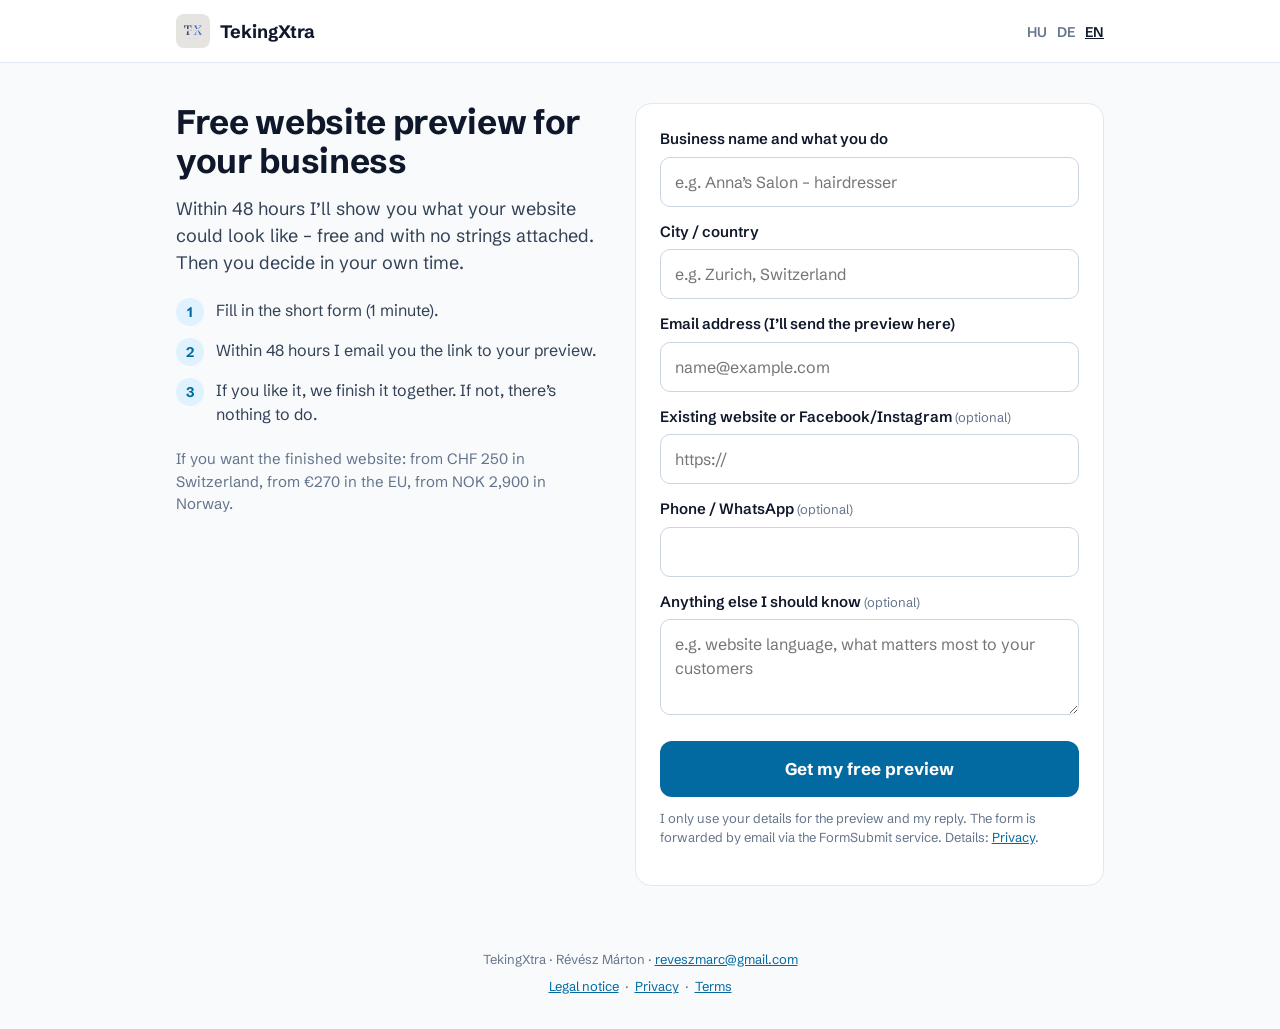
<file: preview/index.html>
<!DOCTYPE html><html lang="en"><head><meta charset="UTF-8"><meta name="viewport" content="width=device-width, initial-scale=1"><title>TekingXtra</title><meta http-equiv="refresh" content="0; url=/elonezet/?lang=en"><link rel="canonical" href="https://tekingxtra.com/elonezet/?lang=en"></head><body><a href="/elonezet/?lang=en">TekingXtra</a><script>location.replace('/elonezet/?lang=en'+(location.hash||''));</script></body></html>
</file>
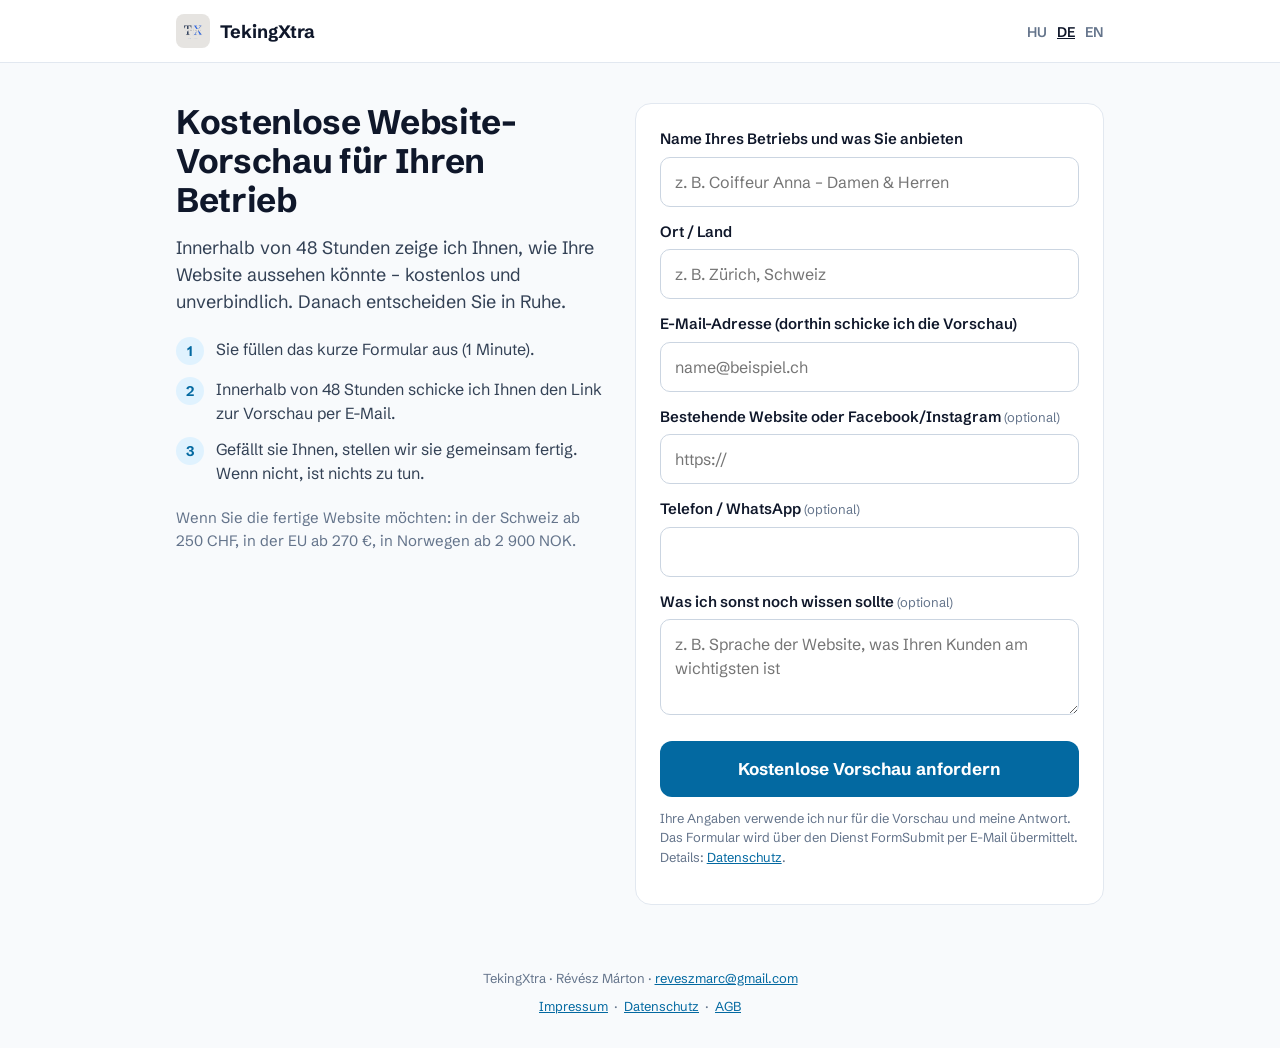
<file: vorschau/index.html>
<!DOCTYPE html><html lang="de"><head><meta charset="UTF-8"><meta name="viewport" content="width=device-width, initial-scale=1"><title>TekingXtra</title><meta http-equiv="refresh" content="0; url=/elonezet/?lang=de"><link rel="canonical" href="https://tekingxtra.com/elonezet/?lang=de"></head><body><a href="/elonezet/?lang=de">TekingXtra</a><script>location.replace('/elonezet/?lang=de'+(location.hash||''));</script></body></html>
</file>
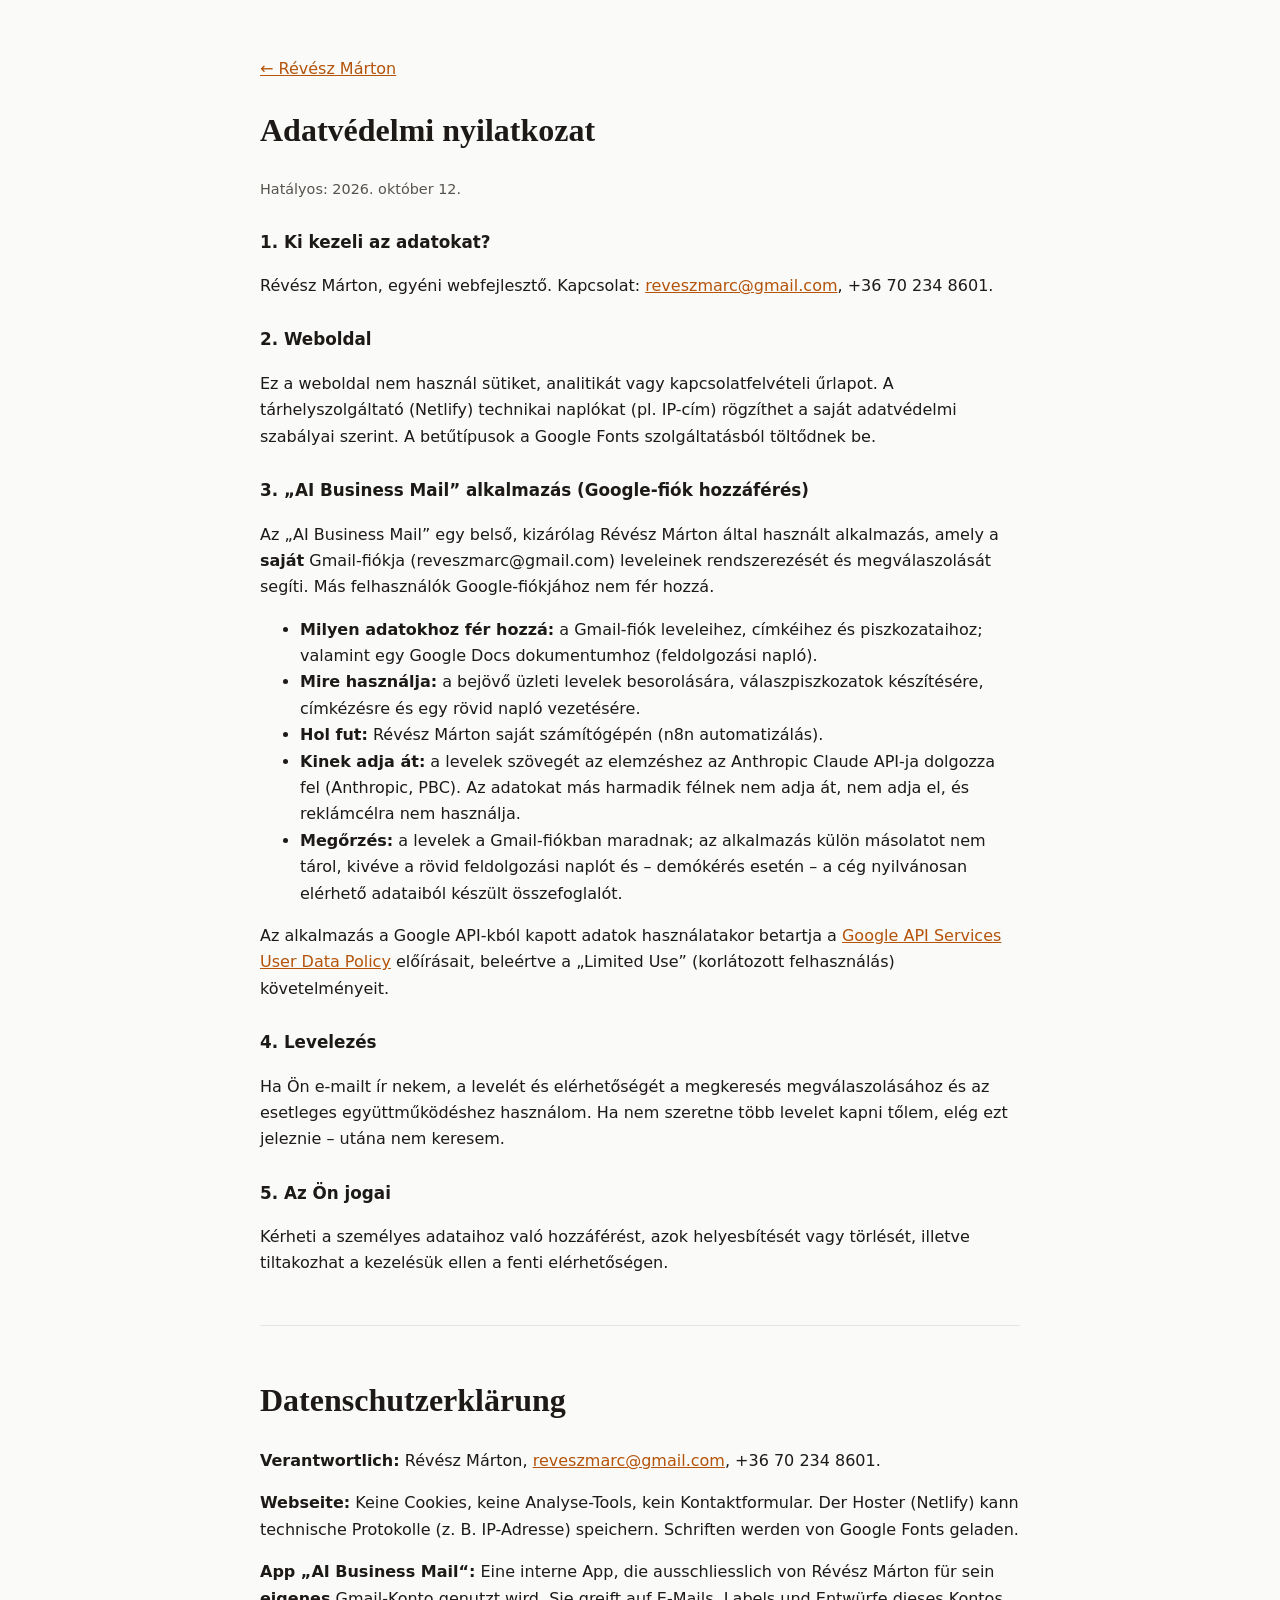
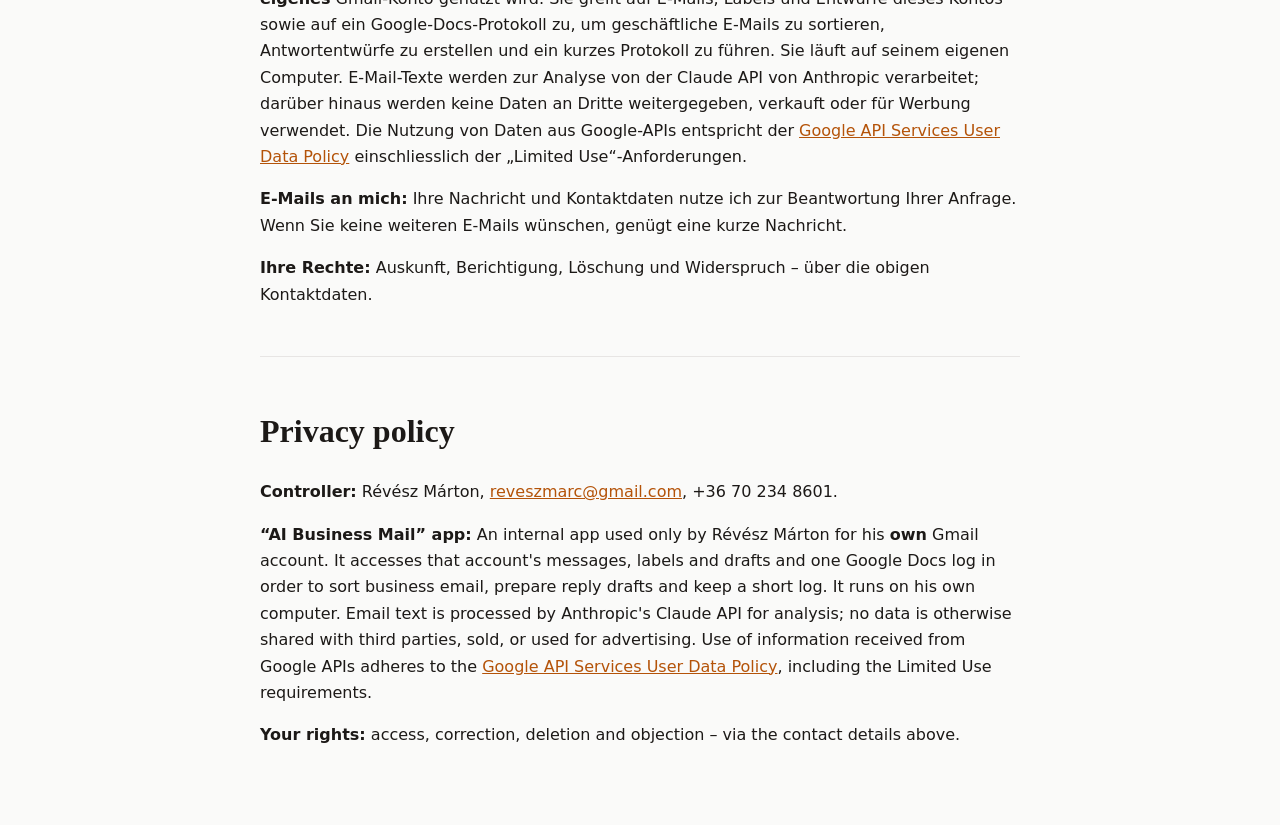
<file: adatvedelem.html>
<!doctype html>
<html lang="hu">
<head>
  <meta charset="utf-8">
  <meta name="viewport" content="width=device-width, initial-scale=1">
  <title>Adatvédelmi nyilatkozat – Révész Márton</title>
  <style>
    body { margin:0; font-family:Inter,system-ui,sans-serif; color:#1C1917; background:#FAFAF9; line-height:1.65; }
    .wrap { max-width:760px; margin:0 auto; padding:40px 20px 60px; }
    h1 { font-family:Georgia,serif; font-weight:600; }
    h2 { font-family:Georgia,serif; font-weight:500; margin-top:2.2em; }
    h3 { margin-top:1.6em; font-size:1.05rem; }
    a { color:#B45309; }
    .muted { color:#57534E; font-size:.9rem; }
    hr { border:0; border-top:1px solid #E7E5E4; margin:3em 0; }
  </style>
</head>
<body>
<div class="wrap">
  <p><a href="/">← Révész Márton</a></p>

  <h1>Adatvédelmi nyilatkozat</h1>
  <p class="muted">Hatályos: 2026. október 12.</p>

  <h3>1. Ki kezeli az adatokat?</h3>
  <p>Révész Márton, egyéni webfejlesztő. Kapcsolat: <a href="mailto:reveszmarc@gmail.com">reveszmarc@gmail.com</a>, +36 70 234 8601.</p>

  <h3>2. Weboldal</h3>
  <p>Ez a weboldal nem használ sütiket, analitikát vagy kapcsolatfelvételi űrlapot. A tárhelyszolgáltató (Netlify) technikai naplókat (pl. IP-cím) rögzíthet a saját adatvédelmi szabályai szerint. A betűtípusok a Google Fonts szolgáltatásból töltődnek be.</p>

  <h3>3. „AI Business Mail” alkalmazás (Google-fiók hozzáférés)</h3>
  <p>Az „AI Business Mail” egy belső, kizárólag Révész Márton által használt alkalmazás, amely a <strong>saját</strong> Gmail-fiókja (reveszmarc@gmail.com) leveleinek rendszerezését és megválaszolását segíti. Más felhasználók Google-fiókjához nem fér hozzá.</p>
  <ul>
    <li><strong>Milyen adatokhoz fér hozzá:</strong> a Gmail-fiók leveleihez, címkéihez és piszkozataihoz; valamint egy Google Docs dokumentumhoz (feldolgozási napló).</li>
    <li><strong>Mire használja:</strong> a bejövő üzleti levelek besorolására, válaszpiszkozatok készítésére, címkézésre és egy rövid napló vezetésére.</li>
    <li><strong>Hol fut:</strong> Révész Márton saját számítógépén (n8n automatizálás).</li>
    <li><strong>Kinek adja át:</strong> a levelek szövegét az elemzéshez az Anthropic Claude API-ja dolgozza fel (Anthropic, PBC). Az adatokat más harmadik félnek nem adja át, nem adja el, és reklámcélra nem használja.</li>
    <li><strong>Megőrzés:</strong> a levelek a Gmail-fiókban maradnak; az alkalmazás külön másolatot nem tárol, kivéve a rövid feldolgozási naplót és – demókérés esetén – a cég nyilvánosan elérhető adataiból készült összefoglalót.</li>
  </ul>
  <p>Az alkalmazás a Google API-kból kapott adatok használatakor betartja a <a href="https://developers.google.com/terms/api-services-user-data-policy">Google API Services User Data Policy</a> előírásait, beleértve a „Limited Use” (korlátozott felhasználás) követelményeit.</p>

  <h3>4. Levelezés</h3>
  <p>Ha Ön e-mailt ír nekem, a levelét és elérhetőségét a megkeresés megválaszolásához és az esetleges együttműködéshez használom. Ha nem szeretne több levelet kapni tőlem, elég ezt jeleznie – utána nem keresem.</p>

  <h3>5. Az Ön jogai</h3>
  <p>Kérheti a személyes adataihoz való hozzáférést, azok helyesbítését vagy törlését, illetve tiltakozhat a kezelésük ellen a fenti elérhetőségen.</p>

  <hr>

  <h1 lang="de">Datenschutzerklärung</h1>
  <div lang="de">
    <p><strong>Verantwortlich:</strong> Révész Márton, <a href="mailto:reveszmarc@gmail.com">reveszmarc@gmail.com</a>, +36 70 234 8601.</p>
    <p><strong>Webseite:</strong> Keine Cookies, keine Analyse-Tools, kein Kontaktformular. Der Hoster (Netlify) kann technische Protokolle (z. B. IP-Adresse) speichern. Schriften werden von Google Fonts geladen.</p>
    <p><strong>App „AI Business Mail“:</strong> Eine interne App, die ausschliesslich von Révész Márton für sein <strong>eigenes</strong> Gmail-Konto genutzt wird. Sie greift auf E-Mails, Labels und Entwürfe dieses Kontos sowie auf ein Google-Docs-Protokoll zu, um geschäftliche E-Mails zu sortieren, Antwortentwürfe zu erstellen und ein kurzes Protokoll zu führen. Sie läuft auf seinem eigenen Computer. E-Mail-Texte werden zur Analyse von der Claude API von Anthropic verarbeitet; darüber hinaus werden keine Daten an Dritte weitergegeben, verkauft oder für Werbung verwendet. Die Nutzung von Daten aus Google-APIs entspricht der <a href="https://developers.google.com/terms/api-services-user-data-policy">Google API Services User Data Policy</a> einschliesslich der „Limited Use“-Anforderungen.</p>
    <p><strong>E-Mails an mich:</strong> Ihre Nachricht und Kontaktdaten nutze ich zur Beantwortung Ihrer Anfrage. Wenn Sie keine weiteren E-Mails wünschen, genügt eine kurze Nachricht.</p>
    <p><strong>Ihre Rechte:</strong> Auskunft, Berichtigung, Löschung und Widerspruch – über die obigen Kontaktdaten.</p>
  </div>

  <hr>

  <h1 lang="en">Privacy policy</h1>
  <div lang="en">
    <p><strong>Controller:</strong> Révész Márton, <a href="mailto:reveszmarc@gmail.com">reveszmarc@gmail.com</a>, +36 70 234 8601.</p>
    <p><strong>“AI Business Mail” app:</strong> An internal app used only by Révész Márton for his <strong>own</strong> Gmail account. It accesses that account's messages, labels and drafts and one Google Docs log in order to sort business email, prepare reply drafts and keep a short log. It runs on his own computer. Email text is processed by Anthropic's Claude API for analysis; no data is otherwise shared with third parties, sold, or used for advertising. Use of information received from Google APIs adheres to the <a href="https://developers.google.com/terms/api-services-user-data-policy">Google API Services User Data Policy</a>, including the Limited Use requirements.</p>
    <p><strong>Your rights:</strong> access, correction, deletion and objection – via the contact details above.</p>
  </div>
</div>
</body>
</html>
</file>
<file: assets/site.css>
*, ::before, ::after{--tw-border-spacing-x:0;--tw-border-spacing-y:0;--tw-translate-x:0;--tw-translate-y:0;--tw-rotate:0;--tw-skew-x:0;--tw-skew-y:0;--tw-scale-x:1;--tw-scale-y:1;--tw-pan-x: ;--tw-pan-y: ;--tw-pinch-zoom: ;--tw-scroll-snap-strictness:proximity;--tw-gradient-from-position: ;--tw-gradient-via-position: ;--tw-gradient-to-position: ;--tw-ordinal: ;--tw-slashed-zero: ;--tw-numeric-figure: ;--tw-numeric-spacing: ;--tw-numeric-fraction: ;--tw-ring-inset: ;--tw-ring-offset-width:0px;--tw-ring-offset-color:#fff;--tw-ring-color:rgb(59 130 246 / 0.5);--tw-ring-offset-shadow:0 0 #0000;--tw-ring-shadow:0 0 #0000;--tw-shadow:0 0 #0000;--tw-shadow-colored:0 0 #0000;--tw-blur: ;--tw-brightness: ;--tw-contrast: ;--tw-grayscale: ;--tw-hue-rotate: ;--tw-invert: ;--tw-saturate: ;--tw-sepia: ;--tw-drop-shadow: ;--tw-backdrop-blur: ;--tw-backdrop-brightness: ;--tw-backdrop-contrast: ;--tw-backdrop-grayscale: ;--tw-backdrop-hue-rotate: ;--tw-backdrop-invert: ;--tw-backdrop-opacity: ;--tw-backdrop-saturate: ;--tw-backdrop-sepia: ;--tw-contain-size: ;--tw-contain-layout: ;--tw-contain-paint: ;--tw-contain-style: }::backdrop{--tw-border-spacing-x:0;--tw-border-spacing-y:0;--tw-translate-x:0;--tw-translate-y:0;--tw-rotate:0;--tw-skew-x:0;--tw-skew-y:0;--tw-scale-x:1;--tw-scale-y:1;--tw-pan-x: ;--tw-pan-y: ;--tw-pinch-zoom: ;--tw-scroll-snap-strictness:proximity;--tw-gradient-from-position: ;--tw-gradient-via-position: ;--tw-gradient-to-position: ;--tw-ordinal: ;--tw-slashed-zero: ;--tw-numeric-figure: ;--tw-numeric-spacing: ;--tw-numeric-fraction: ;--tw-ring-inset: ;--tw-ring-offset-width:0px;--tw-ring-offset-color:#fff;--tw-ring-color:rgb(59 130 246 / 0.5);--tw-ring-offset-shadow:0 0 #0000;--tw-ring-shadow:0 0 #0000;--tw-shadow:0 0 #0000;--tw-shadow-colored:0 0 #0000;--tw-blur: ;--tw-brightness: ;--tw-contrast: ;--tw-grayscale: ;--tw-hue-rotate: ;--tw-invert: ;--tw-saturate: ;--tw-sepia: ;--tw-drop-shadow: ;--tw-backdrop-blur: ;--tw-backdrop-brightness: ;--tw-backdrop-contrast: ;--tw-backdrop-grayscale: ;--tw-backdrop-hue-rotate: ;--tw-backdrop-invert: ;--tw-backdrop-opacity: ;--tw-backdrop-saturate: ;--tw-backdrop-sepia: ;--tw-contain-size: ;--tw-contain-layout: ;--tw-contain-paint: ;--tw-contain-style: }/* ! tailwindcss v3.4.17 | MIT License | https://tailwindcss.com */*,::after,::before{box-sizing:border-box;border-width:0;border-style:solid;border-color:#e5e7eb}::after,::before{--tw-content:''}:host,html{line-height:1.5;-webkit-text-size-adjust:100%;-moz-tab-size:4;tab-size:4;font-family:ui-sans-serif, system-ui, sans-serif, "Apple Color Emoji", "Segoe UI Emoji", "Segoe UI Symbol", "Noto Color Emoji";font-feature-settings:normal;font-variation-settings:normal;-webkit-tap-highlight-color:transparent}body{margin:0;line-height:inherit}hr{height:0;color:inherit;border-top-width:1px}abbr:where([title]){-webkit-text-decoration:underline dotted;text-decoration:underline dotted}h1,h2,h3,h4,h5,h6{font-size:inherit;font-weight:inherit}a{color:inherit;text-decoration:inherit}b,strong{font-weight:bolder}code,kbd,pre,samp{font-family:ui-monospace, SFMono-Regular, Menlo, Monaco, Consolas, "Liberation Mono", "Courier New", monospace;font-feature-settings:normal;font-variation-settings:normal;font-size:1em}small{font-size:80%}sub,sup{font-size:75%;line-height:0;position:relative;vertical-align:baseline}sub{bottom:-.25em}sup{top:-.5em}table{text-indent:0;border-color:inherit;border-collapse:collapse}button,input,optgroup,select,textarea{font-family:inherit;font-feature-settings:inherit;font-variation-settings:inherit;font-size:100%;font-weight:inherit;line-height:inherit;letter-spacing:inherit;color:inherit;margin:0;padding:0}button,select{text-transform:none}button,input:where([type=button]),input:where([type=reset]),input:where([type=submit]){-webkit-appearance:button;background-color:transparent;background-image:none}:-moz-focusring{outline:auto}:-moz-ui-invalid{box-shadow:none}progress{vertical-align:baseline}::-webkit-inner-spin-button,::-webkit-outer-spin-button{height:auto}[type=search]{-webkit-appearance:textfield;outline-offset:-2px}::-webkit-search-decoration{-webkit-appearance:none}::-webkit-file-upload-button{-webkit-appearance:button;font:inherit}summary{display:list-item}blockquote,dd,dl,figure,h1,h2,h3,h4,h5,h6,hr,p,pre{margin:0}fieldset{margin:0;padding:0}legend{padding:0}menu,ol,ul{list-style:none;margin:0;padding:0}dialog{padding:0}textarea{resize:vertical}input::placeholder,textarea::placeholder{opacity:1;color:#9ca3af}[role=button],button{cursor:pointer}:disabled{cursor:default}audio,canvas,embed,iframe,img,object,svg,video{display:block;vertical-align:middle}img,video{max-width:100%;height:auto}[hidden]:where(:not([hidden=until-found])){display:none}.absolute{position:absolute}.relative{position:relative}.sticky{position:sticky}.inset-0{inset:0px}.top-0{top:0px}.-bottom-4{bottom:-1rem}.-top-12{top:-3rem}.-top-3{top:-0.75rem}.-top-\[104px\]{top:-104px}.bottom-0{bottom:0px}.left-6{left:1.5rem}.left-8{left:2rem}.left-\[6\%\]{left:6%}.right-4{right:1rem}.right-8{right:2rem}.z-40{z-index:40}.z-50{z-index:50}.z-\[2\]{z-index:2}.col-span-2{grid-column:span 2 / span 2}.mx-auto{margin-left:auto;margin-right:auto}.mb-1{margin-bottom:0.25rem}.mt-0\.5{margin-top:0.125rem}.mt-1{margin-top:0.25rem}.mt-2{margin-top:0.5rem}.-mb-4{margin-bottom:-1rem}.mb-4{margin-bottom:1rem}.mb-6{margin-bottom:1.5rem}.mt-10{margin-top:2.5rem}.mt-12{margin-top:3rem}.mt-14{margin-top:3.5rem}.mt-3{margin-top:0.75rem}.mt-4{margin-top:1rem}.mt-5{margin-top:1.25rem}.mt-6{margin-top:1.5rem}.mt-8{margin-top:2rem}.mt-9{margin-top:2.25rem}.mt-auto{margin-top:auto}.block{display:block}.flex{display:flex}.inline-flex{display:inline-flex}.grid{display:grid}.hidden{display:none}.aspect-\[16\/10\]{aspect-ratio:16/10}.h-16{height:4rem}.h-4{height:1rem}.h-8{height:2rem}.h-\[14px\]{height:14px}.h-full{height:100%}.h-10{height:2.5rem}.h-11{height:2.75rem}.h-12{height:3rem}.h-5{height:1.25rem}.h-6{height:1.5rem}.h-auto{height:auto}.min-h-\[120px\]{min-height:120px}.w-11{width:2.75rem}.w-4{width:1rem}.w-5{width:1.25rem}.w-full{width:100%}.w-10{width:2.5rem}.w-12{width:3rem}.w-20{width:5rem}.w-24{width:6rem}.w-36{width:9rem}.w-6{width:1.5rem}.w-64{width:16rem}.max-w-6xl{max-width:72rem}.max-w-2xl{max-width:42rem}.max-w-3xl{max-width:48rem}.max-w-4xl{max-width:56rem}.max-w-\[230px\]{max-width:230px}.max-w-prose{max-width:68ch}.shrink-0{flex-shrink:0}.cursor-pointer{cursor:pointer}.scroll-mt-16{scroll-margin-top:4rem}.list-none{list-style-type:none}.auto-rows-fr{grid-auto-rows:minmax(0, 1fr)}.grid-cols-2{grid-template-columns:repeat(2, minmax(0, 1fr))}.flex-col{flex-direction:column}.flex-wrap{flex-wrap:wrap}.place-items-center{place-items:center}.items-start{align-items:flex-start}.items-end{align-items:flex-end}.items-center{align-items:center}.items-stretch{align-items:stretch}.justify-center{justify-content:center}.justify-between{justify-content:space-between}.gap-1\.5{gap:0.375rem}.gap-2{gap:0.5rem}.gap-2\.5{gap:0.625rem}.gap-4{gap:1rem}.gap-6{gap:1.5rem}.gap-10{gap:2.5rem}.gap-14{gap:3.5rem}.gap-3{gap:0.75rem}.gap-8{gap:2rem}.gap-x-8{column-gap:2rem}.gap-y-8{row-gap:2rem}.space-y-1\.5 > :not([hidden]) ~ :not([hidden]){--tw-space-y-reverse:0;margin-top:calc(0.375rem * calc(1 - var(--tw-space-y-reverse)));margin-bottom:calc(0.375rem * var(--tw-space-y-reverse))}.space-y-2 > :not([hidden]) ~ :not([hidden]){--tw-space-y-reverse:0;margin-top:calc(0.5rem * calc(1 - var(--tw-space-y-reverse)));margin-bottom:calc(0.5rem * var(--tw-space-y-reverse))}.space-y-3 > :not([hidden]) ~ :not([hidden]){--tw-space-y-reverse:0;margin-top:calc(0.75rem * calc(1 - var(--tw-space-y-reverse)));margin-bottom:calc(0.75rem * var(--tw-space-y-reverse))}.self-start{align-self:flex-start}.overflow-hidden{overflow:hidden}.scroll-smooth{scroll-behavior:smooth}.whitespace-nowrap{white-space:nowrap}.break-all{word-break:break-all}.rounded-\[3px\]{border-radius:3px}.rounded-lg{border-radius:0.5rem}.rounded-md{border-radius:0.375rem}.rounded-2xl{border-radius:1rem}.rounded-3xl{border-radius:1.5rem}.rounded-full{border-radius:9999px}.rounded-xl{border-radius:0.75rem}.border{border-width:1px}.border-2{border-width:2px}.border-b{border-bottom-width:1px}.border-t{border-top-width:1px}.border-dashed{border-style:dashed}.border-line{--tw-border-opacity:1;border-color:rgb(226 232 240 / var(--tw-border-opacity, 1))}.border-transparent{border-color:transparent}.border-amber-500{--tw-border-opacity:1;border-color:rgb(245 158 11 / var(--tw-border-opacity, 1))}.border-cta{--tw-border-opacity:1;border-color:rgb(3 105 161 / var(--tw-border-opacity, 1))}.border-white\/10{border-color:rgb(255 255 255 / 0.1)}.border-white\/30{border-color:rgb(255 255 255 / 0.3)}.bg-cta{--tw-bg-opacity:1;background-color:rgb(3 105 161 / var(--tw-bg-opacity, 1))}.bg-navy{--tw-bg-opacity:1;background-color:rgb(15 23 42 / var(--tw-bg-opacity, 1))}.bg-paper{--tw-bg-opacity:1;background-color:rgb(248 250 252 / var(--tw-bg-opacity, 1))}.bg-white{--tw-bg-opacity:1;background-color:rgb(255 255 255 / var(--tw-bg-opacity, 1))}.bg-amber-50{--tw-bg-opacity:1;background-color:rgb(255 251 235 / var(--tw-bg-opacity, 1))}.bg-cta-soft{--tw-bg-opacity:1;background-color:rgb(224 242 254 / var(--tw-bg-opacity, 1))}.bg-gradient-to-b{background-image:linear-gradient(to bottom, var(--tw-gradient-stops))}.from-navy\/85{--tw-gradient-from:rgb(15 23 42 / 0.85) var(--tw-gradient-from-position);--tw-gradient-to:rgb(15 23 42 / 0) var(--tw-gradient-to-position);--tw-gradient-stops:var(--tw-gradient-from), var(--tw-gradient-to)}.via-navy\/70{--tw-gradient-to:rgb(15 23 42 / 0)  var(--tw-gradient-to-position);--tw-gradient-stops:var(--tw-gradient-from), rgb(15 23 42 / 0.7) var(--tw-gradient-via-position), var(--tw-gradient-to)}.to-navy\/85{--tw-gradient-to:rgb(15 23 42 / 0.85) var(--tw-gradient-to-position)}.object-contain{object-fit:contain}.object-cover{object-fit:cover}.p-0\.5{padding:0.125rem}.p-2{padding:0.5rem}.p-5{padding:1.25rem}.p-6{padding:1.5rem}.p-8{padding:2rem}.px-2{padding-left:0.5rem;padding-right:0.5rem}.px-4{padding-left:1rem;padding-right:1rem}.px-6{padding-left:1.5rem;padding-right:1.5rem}.py-1{padding-top:0.25rem;padding-bottom:0.25rem}.py-2{padding-top:0.5rem;padding-bottom:0.5rem}.py-2\.5{padding-top:0.625rem;padding-bottom:0.625rem}.py-3{padding-top:0.75rem;padding-bottom:0.75rem}.px-3{padding-left:0.75rem;padding-right:0.75rem}.px-5{padding-left:1.25rem;padding-right:1.25rem}.py-12{padding-top:3rem;padding-bottom:3rem}.py-20{padding-top:5rem;padding-bottom:5rem}.py-3\.5{padding-top:0.875rem;padding-bottom:0.875rem}.py-4{padding-top:1rem;padding-bottom:1rem}.py-5{padding-top:1.25rem;padding-bottom:1.25rem}.pb-10{padding-bottom:2.5rem}.pt-8{padding-top:2rem}.pb-20{padding-bottom:5rem}.pt-16{padding-top:4rem}.text-center{text-align:center}.font-heading{font-family:"Schibsted Grotesk", sans-serif}.text-\[10px\]{font-size:10px}.text-\[13px\]{font-size:13px}.text-\[15px\]{font-size:15px}.text-\[12px\]{font-size:12px}.text-\[14px\]{font-size:14px}.text-\[16px\]{font-size:16px}.text-\[17px\]{font-size:17px}.text-\[18px\]{font-size:18px}.text-\[20px\]{font-size:20px}.text-\[24px\]{font-size:24px}.text-\[32px\]{font-size:32px}.text-\[36px\]{font-size:36px}.text-\[40px\]{font-size:40px}.font-medium{font-weight:500}.font-bold{font-weight:700}.font-semibold{font-weight:600}.leading-none{line-height:1}.leading-snug{line-height:1.375}.leading-\[1\.08\]{line-height:1.08}.leading-relaxed{line-height:1.625}.leading-tight{line-height:1.25}.tracking-\[0\.32em\]{letter-spacing:0.32em}.tracking-\[0\.42em\]{letter-spacing:0.42em}.text-\[\#0B1F45\]{--tw-text-opacity:1;color:rgb(11 31 69 / var(--tw-text-opacity, 1))}.text-\[\#2563EB\]{--tw-text-opacity:1;color:rgb(37 99 235 / var(--tw-text-opacity, 1))}.text-amber-300{--tw-text-opacity:1;color:rgb(252 211 77 / var(--tw-text-opacity, 1))}.text-ink{--tw-text-opacity:1;color:rgb(2 6 23 / var(--tw-text-opacity, 1))}.text-slate-100{--tw-text-opacity:1;color:rgb(241 245 249 / var(--tw-text-opacity, 1))}.text-slate2{--tw-text-opacity:1;color:rgb(51 65 85 / var(--tw-text-opacity, 1))}.text-white{--tw-text-opacity:1;color:rgb(255 255 255 / var(--tw-text-opacity, 1))}.text-amber-900{--tw-text-opacity:1;color:rgb(120 53 15 / var(--tw-text-opacity, 1))}.text-cta{--tw-text-opacity:1;color:rgb(3 105 161 / var(--tw-text-opacity, 1))}.text-navy{--tw-text-opacity:1;color:rgb(15 23 42 / var(--tw-text-opacity, 1))}.text-slate-300{--tw-text-opacity:1;color:rgb(203 213 225 / var(--tw-text-opacity, 1))}.text-slate-400{--tw-text-opacity:1;color:rgb(148 163 184 / var(--tw-text-opacity, 1))}.text-slate-600{--tw-text-opacity:1;color:rgb(71 85 105 / var(--tw-text-opacity, 1))}.antialiased{-webkit-font-smoothing:antialiased;-moz-osx-font-smoothing:grayscale}.opacity-80{opacity:0.8}.shadow-lg{--tw-shadow:0 10px 15px -3px rgb(0 0 0 / 0.1), 0 4px 6px -4px rgb(0 0 0 / 0.1);--tw-shadow-colored:0 10px 15px -3px var(--tw-shadow-color), 0 4px 6px -4px var(--tw-shadow-color);box-shadow:var(--tw-ring-offset-shadow, 0 0 #0000), var(--tw-ring-shadow, 0 0 #0000), var(--tw-shadow)}.ring-1{--tw-ring-offset-shadow:var(--tw-ring-inset) 0 0 0 var(--tw-ring-offset-width) var(--tw-ring-offset-color);--tw-ring-shadow:var(--tw-ring-inset) 0 0 0 calc(1px + var(--tw-ring-offset-width)) var(--tw-ring-color);box-shadow:var(--tw-ring-offset-shadow), var(--tw-ring-shadow), var(--tw-shadow, 0 0 #0000)}.ring-black\/10{--tw-ring-color:rgb(0 0 0 / 0.1)}.transition-colors{transition-property:color, background-color, border-color, fill, stroke, -webkit-text-decoration-color;transition-property:color, background-color, border-color, text-decoration-color, fill, stroke;transition-property:color, background-color, border-color, text-decoration-color, fill, stroke, -webkit-text-decoration-color;transition-timing-function:cubic-bezier(0.4, 0, 0.2, 1);transition-duration:150ms}.transition-transform{transition-property:transform;transition-timing-function:cubic-bezier(0.4, 0, 0.2, 1);transition-duration:150ms}.transition-all{transition-property:all;transition-timing-function:cubic-bezier(0.4, 0, 0.2, 1);transition-duration:150ms}.duration-200{transition-duration:200ms}.duration-300{transition-duration:300ms}.duration-700{transition-duration:700ms}.ease-out{transition-timing-function:cubic-bezier(0, 0, 0.2, 1)}.hover\:-translate-y-0\.5:hover{--tw-translate-y:-0.125rem;transform:translate(var(--tw-translate-x), var(--tw-translate-y)) rotate(var(--tw-rotate)) skewX(var(--tw-skew-x)) skewY(var(--tw-skew-y)) scaleX(var(--tw-scale-x)) scaleY(var(--tw-scale-y))}.hover\:-translate-y-1:hover{--tw-translate-y:-0.25rem;transform:translate(var(--tw-translate-x), var(--tw-translate-y)) rotate(var(--tw-rotate)) skewX(var(--tw-skew-x)) skewY(var(--tw-skew-y)) scaleX(var(--tw-scale-x)) scaleY(var(--tw-scale-y))}.hover\:border-cta:hover{--tw-border-opacity:1;border-color:rgb(3 105 161 / var(--tw-border-opacity, 1))}.hover\:border-cta\/40:hover{border-color:rgb(3 105 161 / 0.4)}.hover\:bg-cta-dark:hover{--tw-bg-opacity:1;background-color:rgb(7 89 133 / var(--tw-bg-opacity, 1))}.hover\:bg-slate-100:hover{--tw-bg-opacity:1;background-color:rgb(241 245 249 / var(--tw-bg-opacity, 1))}.hover\:bg-\[\#1877F2\]:hover{--tw-bg-opacity:1;background-color:rgb(24 119 242 / var(--tw-bg-opacity, 1))}.hover\:bg-black:hover{--tw-bg-opacity:1;background-color:rgb(0 0 0 / var(--tw-bg-opacity, 1))}.hover\:bg-cta-soft:hover{--tw-bg-opacity:1;background-color:rgb(224 242 254 / var(--tw-bg-opacity, 1))}.hover\:bg-white\/10:hover{background-color:rgb(255 255 255 / 0.1)}.hover\:bg-gradient-to-tr:hover{background-image:linear-gradient(to top right, var(--tw-gradient-stops))}.hover\:from-\[\#F58529\]:hover{--tw-gradient-from:#F58529 var(--tw-gradient-from-position);--tw-gradient-to:rgb(245 133 41 / 0) var(--tw-gradient-to-position);--tw-gradient-stops:var(--tw-gradient-from), var(--tw-gradient-to)}.hover\:via-\[\#DD2A7B\]:hover{--tw-gradient-to:rgb(221 42 123 / 0)  var(--tw-gradient-to-position);--tw-gradient-stops:var(--tw-gradient-from), #DD2A7B var(--tw-gradient-via-position), var(--tw-gradient-to)}.hover\:to-\[\#8134AF\]:hover{--tw-gradient-to:#8134AF var(--tw-gradient-to-position)}.hover\:text-cta:hover{--tw-text-opacity:1;color:rgb(3 105 161 / var(--tw-text-opacity, 1))}.hover\:text-white:hover{--tw-text-opacity:1;color:rgb(255 255 255 / var(--tw-text-opacity, 1))}.hover\:shadow-lg:hover{--tw-shadow:0 10px 15px -3px rgb(0 0 0 / 0.1), 0 4px 6px -4px rgb(0 0 0 / 0.1);--tw-shadow-colored:0 10px 15px -3px var(--tw-shadow-color), 0 4px 6px -4px var(--tw-shadow-color);box-shadow:var(--tw-ring-offset-shadow, 0 0 #0000), var(--tw-ring-shadow, 0 0 #0000), var(--tw-shadow)}.hover\:shadow-md:hover{--tw-shadow:0 4px 6px -1px rgb(0 0 0 / 0.1), 0 2px 4px -2px rgb(0 0 0 / 0.1);--tw-shadow-colored:0 4px 6px -1px var(--tw-shadow-color), 0 2px 4px -2px var(--tw-shadow-color);box-shadow:var(--tw-ring-offset-shadow, 0 0 #0000), var(--tw-ring-shadow, 0 0 #0000), var(--tw-shadow)}.focus\:outline-none:focus{outline:2px solid transparent;outline-offset:2px}.focus-visible\:ring-2:focus-visible{--tw-ring-offset-shadow:var(--tw-ring-inset) 0 0 0 var(--tw-ring-offset-width) var(--tw-ring-offset-color);--tw-ring-shadow:var(--tw-ring-inset) 0 0 0 calc(2px + var(--tw-ring-offset-width)) var(--tw-ring-color);box-shadow:var(--tw-ring-offset-shadow), var(--tw-ring-shadow), var(--tw-shadow, 0 0 #0000)}.focus-visible\:ring-cta:focus-visible{--tw-ring-opacity:1;--tw-ring-color:rgb(3 105 161 / var(--tw-ring-opacity, 1))}.group:hover .group-hover\:-translate-y-1{--tw-translate-y:-0.25rem;transform:translate(var(--tw-translate-x), var(--tw-translate-y)) rotate(var(--tw-rotate)) skewX(var(--tw-skew-x)) skewY(var(--tw-skew-y)) scaleX(var(--tw-scale-x)) scaleY(var(--tw-scale-y))}.group:hover .group-hover\:-rotate-3{--tw-rotate:-3deg;transform:translate(var(--tw-translate-x), var(--tw-translate-y)) rotate(var(--tw-rotate)) skewX(var(--tw-skew-x)) skewY(var(--tw-skew-y)) scaleX(var(--tw-scale-x)) scaleY(var(--tw-scale-y))}.group:hover .group-hover\:scale-105{--tw-scale-x:1.05;--tw-scale-y:1.05;transform:translate(var(--tw-translate-x), var(--tw-translate-y)) rotate(var(--tw-rotate)) skewX(var(--tw-skew-x)) skewY(var(--tw-skew-y)) scaleX(var(--tw-scale-x)) scaleY(var(--tw-scale-y))}.group:hover .group-hover\:scale-\[1\.04\]{--tw-scale-x:1.04;--tw-scale-y:1.04;transform:translate(var(--tw-translate-x), var(--tw-translate-y)) rotate(var(--tw-rotate)) skewX(var(--tw-skew-x)) skewY(var(--tw-skew-y)) scaleX(var(--tw-scale-x)) scaleY(var(--tw-scale-y))}.group:hover .group-hover\:text-cta{--tw-text-opacity:1;color:rgb(3 105 161 / var(--tw-text-opacity, 1))}@media not all and (min-width: 768px){.max-md\:hidden{display:none}}@media not all and (min-width: 640px){.max-sm\:hidden{display:none}}@media (min-width: 640px){.sm\:col-span-1{grid-column:span 1 / span 1}.sm\:mt-14{margin-top:3.5rem}.sm\:mt-4{margin-top:1rem}.sm\:block{display:block}.sm\:max-w-\[300px\]{max-width:300px}.sm\:grid-cols-2{grid-template-columns:repeat(2, minmax(0, 1fr))}.sm\:flex-row{flex-direction:row}.sm\:gap-4{gap:1rem}.sm\:gap-6{gap:1.5rem}.sm\:p-6{padding:1.5rem}.sm\:p-7{padding:1.75rem}.sm\:text-\[20px\]{font-size:20px}.sm\:text-\[48px\]{font-size:48px}.sm\:text-base{font-size:1rem;line-height:1.5rem}}@media (min-width: 768px){.md\:col-span-2{grid-column:span 2 / span 2}.md\:col-span-3{grid-column:span 3 / span 3}.md\:mx-0{margin-left:0px;margin-right:0px}.md\:block{display:block}.md\:inline-flex{display:inline-flex}.md\:hidden{display:none}.md\:min-h-\[150px\]{min-height:150px}.md\:w-32{width:8rem}.md\:grid-cols-3{grid-template-columns:repeat(3, minmax(0, 1fr))}.md\:grid-cols-5{grid-template-columns:repeat(5, minmax(0, 1fr))}.md\:justify-end{justify-content:flex-end}.md\:whitespace-nowrap{white-space:nowrap}.md\:bg-gradient-to-r{background-image:linear-gradient(to right, var(--tw-gradient-stops))}.md\:from-navy\/85{--tw-gradient-from:rgb(15 23 42 / 0.85) var(--tw-gradient-from-position);--tw-gradient-to:rgb(15 23 42 / 0) var(--tw-gradient-to-position);--tw-gradient-stops:var(--tw-gradient-from), var(--tw-gradient-to)}.md\:via-navy\/50{--tw-gradient-to:rgb(15 23 42 / 0)  var(--tw-gradient-to-position);--tw-gradient-stops:var(--tw-gradient-from), rgb(15 23 42 / 0.5) var(--tw-gradient-via-position), var(--tw-gradient-to)}.md\:to-navy\/20{--tw-gradient-to:rgb(15 23 42 / 0.2) var(--tw-gradient-to-position)}.md\:p-7{padding:1.75rem}.md\:py-24{padding-top:6rem;padding-bottom:6rem}.md\:py-28{padding-top:7rem;padding-bottom:7rem}.md\:pb-28{padding-bottom:7rem}.md\:pt-24{padding-top:6rem}.md\:text-\[48px\]{font-size:48px}.md\:text-\[56px\]{font-size:56px}}@media (min-width: 1024px){.lg\:flex{display:flex}.lg\:hidden{display:none}.lg\:w-24{width:6rem}.lg\:w-44{width:11rem}.lg\:w-80{width:20rem}.lg\:grid-cols-2{grid-template-columns:repeat(2, minmax(0, 1fr))}.lg\:grid-cols-3{grid-template-columns:repeat(3, minmax(0, 1fr))}.lg\:grid-cols-4{grid-template-columns:repeat(4, minmax(0, 1fr))}.lg\:justify-end{justify-content:flex-end}.lg\:gap-14{gap:3.5rem}.lg\:gap-8{gap:2rem}.lg\:text-\[64px\]{font-size:64px}}
</file>
